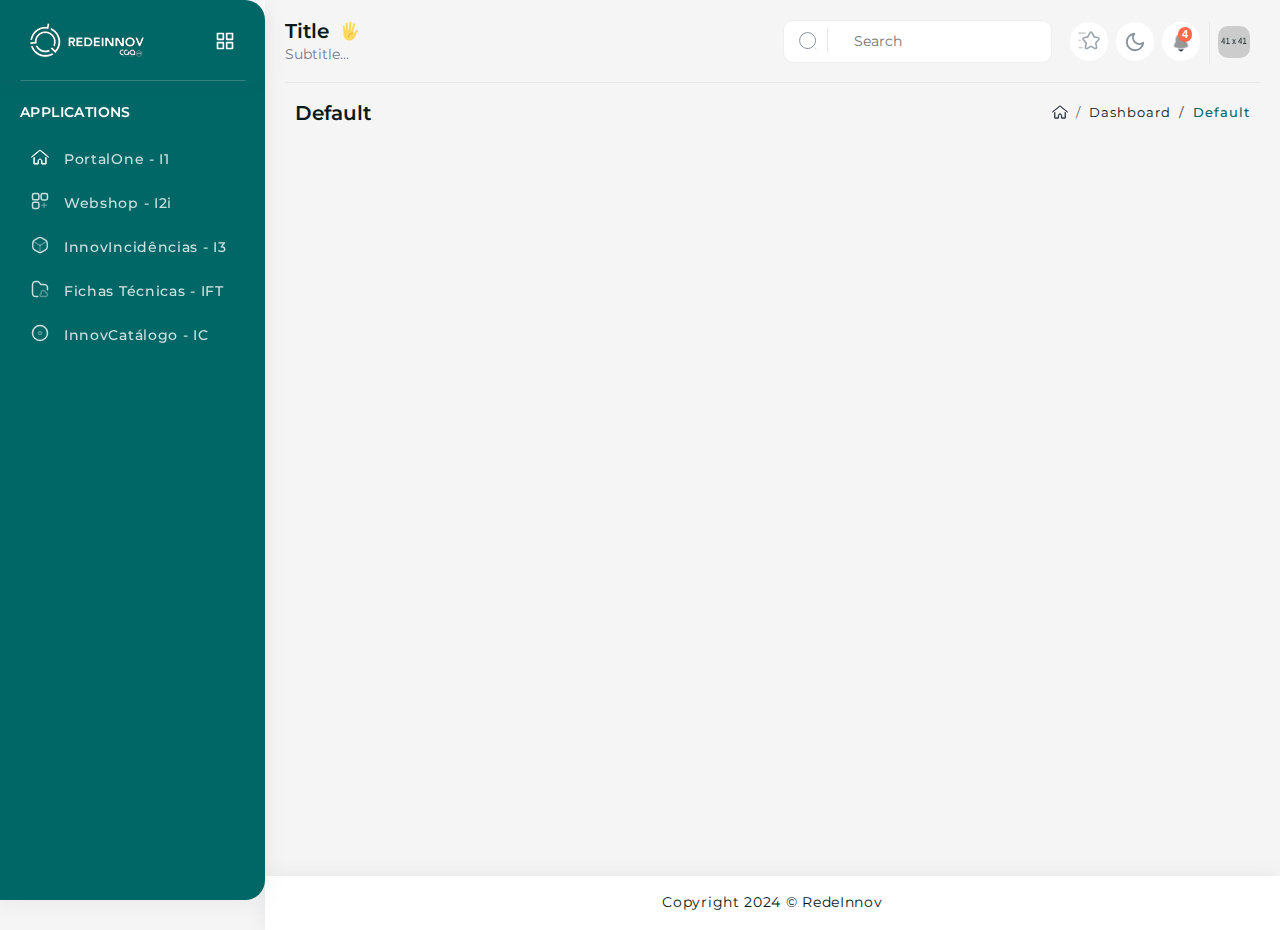
<file: template/index.html>
<!DOCTYPE html>
<html lang="en">
	<head>
		<meta http-equiv="Content-Type" content="text/html; charset=UTF-8" />
		<meta http-equiv="X-UA-Compatible" content="IE=edge" />
		<meta name="viewport" content="width=device-width, initial-scale=1.0" />
		<meta name="description" content="Riho admin is super flexible, powerful, clean &amp; modern responsive bootstrap 5 admin template with unlimited possibilities." />
		<meta name="keywords" content="admin template, Riho admin template, dashboard template, flat admin template, responsive admin template, web app" />
		<meta name="author" content="pixelstrap" />
		<link rel="icon" href="../assets/images/favicon.png" type="image/x-icon" />
		<link rel="shortcut icon" href="../assets/images/favicon.png" type="image/x-icon" />
		<title>Riho - Premium Admin Template</title>
		<!-- Google font-->
		<link rel="preconnect" href="https://fonts.googleapis.com" />
		<link rel="preconnect" href="https://fonts.gstatic.com" crossorigin="" />
		<link href="https://fonts.googleapis.com/css2?family=Montserrat:wght@200;300;400;500;600;700;800&amp;display=swap" rel="stylesheet" />
		<link rel="stylesheet" type="text/css" href="../assets/css/font-awesome.css" />
		<!-- ico-font-->
		<link rel="stylesheet" type="text/css" href="../assets/css/vendors/icofont.css" />
		<!-- Themify icon-->
		<link rel="stylesheet" type="text/css" href="../assets/css/vendors/themify.css" />
		<!-- Flag icon-->
		<link rel="stylesheet" type="text/css" href="../assets/css/vendors/flag-icon.css" />
		<!-- Feather icon-->
		<link rel="stylesheet" type="text/css" href="../assets/css/vendors/feather-icon.css" />
		<!-- Plugins css start-->
		<link rel="stylesheet" type="text/css" href="../assets/css/vendors/slick.css" />
		<link rel="stylesheet" type="text/css" href="../assets/css/vendors/slick-theme.css" />
		<link rel="stylesheet" type="text/css" href="../assets/css/vendors/scrollbar.css" />
		<link rel="stylesheet" type="text/css" href="../assets/css/vendors/animate.css" />
		<link rel="stylesheet" type="text/css" href="../assets/css/vendors/echart.css" />
		<link rel="stylesheet" type="text/css" href="../assets/css/vendors/date-picker.css" />
		<!-- Plugins css Ends-->
		<!-- Bootstrap css-->
		<link rel="stylesheet" type="text/css" href="../assets/css/vendors/bootstrap.css" />
		<!-- App css-->
		<link rel="stylesheet" type="text/css" href="../assets/css/style.css" />
		<link id="color" rel="stylesheet" href="../assets/css/color-1.css" media="screen" />
		<!-- Responsive css-->
		<link rel="stylesheet" type="text/css" href="../assets/css/responsive.css" />
	</head>
	<body>
		<!-- loader starts-->
		<div class="loader-wrapper">
			<div class="loader">
				<div class="loader4"></div>
			</div>
		</div>
		<!-- loader ends-->
		<!-- tap on top starts-->
		<div class="tap-top"><i data-feather="chevrons-up"></i></div>
		<!-- tap on tap ends-->
		<!-- page-wrapper Start-->
		<div class="page-wrapper compact-wrapper" id="pageWrapper">
			<!-- Page Header Start-->
			<div class="page-header">
				<div class="header-wrapper row m-0">
					<form class="form-inline search-full col" action="#" method="get">
						<div class="form-group w-100">
							<div class="Typeahead Typeahead--twitterUsers">
								<div class="u-posRelative">
									<input class="demo-input Typeahead-input form-control-plaintext w-100" type="text" placeholder="Search Riho .." name="q" title="" autofocus />
									<div class="spinner-border Typeahead-spinner" role="status"><span class="sr-only">Loading... </span></div>
									<i class="close-search" data-feather="x"></i>
								</div>
								<div class="Typeahead-menu"></div>
							</div>
						</div>
					</form>
					<div class="header-logo-wrapper col-auto p-0">
						<div class="logo-wrapper">
							<a href="index.html"
								><img class="img-fluid for-light" src="../assets/images/logo/logo_dark.png" alt="logo-light" /><img class="img-fluid for-dark" src="../assets/images/logo/logo.png" alt="logo-dark"
							/></a>
						</div>
						<div class="toggle-sidebar"><i class="status_toggle middle sidebar-toggle" data-feather="align-center"></i></div>
					</div>
					<div class="left-header col-xxl-5 col-xl-6 col-lg-5 col-md-4 col-sm-3 p-0">
						<div>
							<a class="toggle-sidebar" href="#"> <i class="iconly-Category icli"> </i></a>
							<div class="d-flex align-items-center gap-2">
								<h4 class="f-w-600">Title</h4>
								<img class="mt-0" src="../assets/images/hand.gif" alt="hand-gif" />
							</div>
						</div>
						<div class="welcome-content d-xl-block d-none"><span class="text-truncate col-12">Subtitle... </span></div>
					</div>
					<div class="nav-right col-xxl-7 col-xl-6 col-md-7 col-8 pull-right right-header p-0 ms-auto">
						<ul class="nav-menus">
							<li class="d-md-block d-none">
								<div class="form search-form mb-0">
									<div class="input-group">
										<span class="input-icon">
											<svg>
												<use href="../assets/svg/icon-sprite.svg#search-header"></use>
											</svg>
											<input class="w-100" type="search" placeholder="Search"
										/></span>
									</div>
								</div>
							</li>
							<li class="d-md-none d-block">
								<div class="form search-form mb-0">
									<div class="input-group">
										<span class="input-show">
											<svg id="searchIcon">
												<use href="../assets/svg/icon-sprite.svg#search-header"></use>
											</svg>
											<div id="searchInput">
												<input type="search" placeholder="Search" /></div
										></span>
									</div>
								</div>
							</li>
							<li class="onhover-dropdown">
								<svg>
									<use href="../assets/svg/icon-sprite.svg#star"></use>
								</svg>
								<div class="onhover-show-div bookmark-flip">
									<div class="flip-card">
										<div class="flip-card-inner">
											<div class="front">
												<h6 class="f-18 mb-0 dropdown-title">Bookmark</h6>
												<ul class="bookmark-dropdown">
													<li>
														<div class="row">
															<div class="col-4 text-center">
																<div class="bookmark-content">
																	<div class="bookmark-icon"><i data-feather="file-text"></i></div>
																	<span>Forms</span>
																</div>
															</div>
															<div class="col-4 text-center">
																<div class="bookmark-content">
																	<div class="bookmark-icon"><i data-feather="user"></i></div>
																	<span>Profile</span>
																</div>
															</div>
															<div class="col-4 text-center">
																<div class="bookmark-content">
																	<div class="bookmark-icon"><i data-feather="server"></i></div>
																	<span>Tables</span>
																</div>
															</div>
														</div>
													</li>
													<li class="text-center"><a class="flip-btn f-w-700" id="flip-btn" href="javascript:void(0)">Add New Bookmark</a></li>
												</ul>
											</div>
											<div class="back">
												<ul>
													<li>
														<div class="bookmark-dropdown flip-back-content">
															<input type="text" placeholder="search..." />
														</div>
													</li>
													<li><a class="f-w-700 d-block flip-back" id="flip-back" href="javascript:void(0)">Back</a></li>
												</ul>
											</div>
										</div>
									</div>
								</div>
							</li>
							<li>
								<div class="mode"><i class="moon" data-feather="moon"> </i></div>
							</li>
							<li class="onhover-dropdown notification-down">
								<div class="notification-box">
									<svg>
										<use href="../assets/svg/icon-sprite.svg#notification-header"></use>
									</svg>
									<span class="badge rounded-pill badge-secondary">4 </span>
								</div>
								<div class="onhover-show-div notification-dropdown">
									<div class="card mb-0">
										<div class="card-header">
											<div class="common-space">
												<h4 class="text-start f-w-600">Notitications</h4>
												<div><span>4 New</span></div>
											</div>
										</div>
										<div class="card-body">
											<div class="notitications-bar">
												<ul class="nav nav-pills nav-primary p-0" id="pills-tab" role="tablist">
													<li class="nav-item p-0">
														<a class="nav-link active" id="pills-aboutus-tab" data-bs-toggle="pill" href="#pills-aboutus" role="tab" aria-controls="pills-aboutus" aria-selected="true">All(3)</a>
													</li>
													<li class="nav-item p-0">
														<a class="nav-link" id="pills-blog-tab" data-bs-toggle="pill" href="#pills-blog" role="tab" aria-controls="pills-blog" aria-selected="false"> Messages</a>
													</li>
													<li class="nav-item p-0">
														<a class="nav-link" id="pills-contactus-tab" data-bs-toggle="pill" href="#pills-contactus" role="tab" aria-controls="pills-contactus" aria-selected="false"> Cart </a>
													</li>
												</ul>
												<div class="tab-content" id="pills-tabContent">
													<div class="tab-pane fade show active" id="pills-aboutus" role="tabpanel" aria-labelledby="pills-aboutus-tab">
														<div class="user-message">
															<div class="cart-dropdown notification-all">
																<ul>
																	<li class="pr-0 pl-0 pb-3 pt-3">
																		<div class="media">
																			<img class="img-fluid b-r-5 me-3 img-60" src="../assets/images/other-images/receiver-img.jpg" alt="" />
																			<div class="media-body">
																				<a class="f-light f-w-500" href="../template/product.html">Men Blue T-Shirt</a>
																				<div class="qty-box">
																					<div class="input-group">
																						<span class="input-group-prepend"> <button class="btn quantity-left-minus" type="button" data-type="minus" data-field="">-</button></span>
																						<input class="form-control input-number" type="text" name="quantity" value="1" /><span class="input-group-prepend">
																							<button class="btn quantity-right-plus" type="button" data-type="plus" data-field="">+</button></span
																						>
																					</div>
																				</div>
																				<h6 class="font-primary">$695.00</h6>
																			</div>
																			<div class="close-circle">
																				<a class="bg-danger" href="#"><i data-feather="x"></i></a>
																			</div>
																		</div>
																	</li>
																</ul>
															</div>
															<ul>
																<li>
																	<div class="user-alerts">
																		<img class="user-image rounded-circle img-fluid me-2" src="../assets/images/dashboard/user/5.jpg" alt="user" />
																		<div class="user-name">
																			<div>
																				<h6><a class="f-w-500 f-14" href="../template/user-profile.html">Floyd Miles</a></h6>
																				<span class="f-light f-w-500 f-12">Sir, Can i remove part in des...</span>
																			</div>
																			<div>
																				<svg>
																					<use href="../assets/svg/icon-sprite.svg#more-vertical"></use>
																				</svg>
																			</div>
																		</div>
																	</div>
																</li>
																<li>
																	<div class="user-alerts">
																		<img class="user-image rounded-circle img-fluid me-2" src="../assets/images/dashboard/user/6.jpg" alt="user" />
																		<div class="user-name">
																			<div>
																				<h6><a class="f-w-500 f-14" href="../template/user-profile.html">Dianne Russell</a></h6>
																				<span class="f-light f-w-500 f-12">So, what is my next work ?</span>
																			</div>
																			<div>
																				<svg>
																					<use href="../assets/svg/icon-sprite.svg#more-vertical"></use>
																				</svg>
																			</div>
																		</div>
																	</div>
																</li>
															</ul>
														</div>
													</div>
													<div class="tab-pane fade" id="pills-blog" role="tabpanel" aria-labelledby="pills-blog-tab">
														<div class="notification-card">
															<ul>
																<li class="notification d-flex w-100 justify-content-between align-items-center">
																	<div class="d-flex w-100 notification-data justify-content-center align-items-center gap-2">
																		<div class="user-alerts flex-shrink-0"><img class="rounded-circle img-fluid img-40" src="../assets/images/dashboard/user/3.jpg" alt="user" /></div>
																		<div class="flex-grow-1">
																			<div class="common-space user-id w-100">
																				<div class="common-space w-100"><a class="f-w-500 f-12" href="../template/private-chat.html">Robert D. Hambly</a></div>
																			</div>
																			<div><span class="f-w-500 f-light f-12">Hello Miss...😊</span></div>
																		</div>
																		<span class="f-light f-w-500 f-12">44 sec</span>
																	</div>
																</li>
																<li class="notification d-flex w-100 justify-content-between align-items-center">
																	<div class="d-flex w-100 notification-data justify-content-center align-items-center gap-2">
																		<div class="user-alerts flex-shrink-0"><img class="rounded-circle img-fluid img-40" src="../assets/images/dashboard/user/7.jpg" alt="user" /></div>
																		<div class="flex-grow-1">
																			<div class="common-space user-id w-100">
																				<div class="common-space w-100"><a class="f-w-500 f-12" href="../template/private-chat.html">Courtney C. Strang</a></div>
																			</div>
																			<div><span class="f-w-500 f-light f-12">Wishing You a Happy Birthday Dear.. 🥳🎊</span></div>
																		</div>
																		<span class="f-light f-w-500 f-12">52 min</span>
																	</div>
																</li>
																<li class="notification d-flex w-100 justify-content-between align-items-center">
																	<div class="d-flex w-100 notification-data justify-content-center align-items-center gap-2">
																		<div class="user-alerts flex-shrink-0"><img class="rounded-circle img-fluid img-40" src="../assets/images/dashboard/user/5.jpg" alt="user" /></div>
																		<div class="flex-grow-1">
																			<div class="common-space user-id w-100">
																				<div class="common-space w-100"><a class="f-w-500 f-12" href="../template/private-chat.html">Raye T. Sipes</a></div>
																			</div>
																			<div><span class="f-w-500 f-light f-12">Hello Dear!! This Theme Is Very beautiful</span></div>
																		</div>
																		<span class="f-light f-w-500 f-12">48 min</span>
																	</div>
																</li>
																<li class="notification d-flex w-100 justify-content-between align-items-center">
																	<div class="d-flex w-100 notification-data justify-content-center align-items-center gap-2">
																		<div class="user-alerts flex-shrink-0"><img class="rounded-circle img-fluid img-40" src="../assets/images/dashboard/user/6.jpg" alt="user" /></div>
																		<div class="flex-grow-1">
																			<div class="common-space user-id w-100">
																				<div class="common-space w-100"><a class="f-w-500 f-12" href="../template/private-chat.html">Henry S. Miller</a></div>
																			</div>
																			<div><span class="f-w-500 f-light f-12">You’re older today than yesterday, happy birthday!</span></div>
																		</div>
																		<span class="f-light f-w-500 f-12">3 min</span>
																	</div>
																</li>
															</ul>
														</div>
													</div>
													<div class="tab-pane fade" id="pills-contactus" role="tabpanel" aria-labelledby="pills-contactus-tab">
														<div class="cart-dropdown mt-4">
															<ul>
																<li class="pr-0 pl-0 pb-3">
																	<div class="media">
																		<img class="img-fluid b-r-5 me-3 img-60" src="../assets/images/other-images/cart-img.jpg" alt="" />
																		<div class="media-body">
																			<a class="f-light f-w-500" href="../template/product.html">Furniture Chair for Home</a>
																			<div class="qty-box">
																				<div class="input-group">
																					<span class="input-group-prepend"> <button class="btn quantity-left-minus" type="button" data-type="minus" data-field="">-</button></span>
																					<input class="form-control input-number" type="text" name="quantity" value="1" /><span class="input-group-prepend">
																						<button class="btn quantity-right-plus" type="button" data-type="plus" data-field="">+</button></span
																					>
																				</div>
																			</div>
																			<h6 class="font-primary">$500</h6>
																		</div>
																		<div class="close-circle">
																			<a class="bg-danger" href="#"><i data-feather="x"></i></a>
																		</div>
																	</div>
																</li>
																<li class="pr-0 pl-0 pb-3 pt-3">
																	<div class="media">
																		<img class="img-fluid b-r-5 me-3 img-60" src="../assets/images/other-images/receiver-img.jpg" alt="" />
																		<div class="media-body">
																			<a class="f-light f-w-500" href="../template/product.html">Men Cotton Blend Blue T-Shirt</a>
																			<div class="qty-box">
																				<div class="input-group">
																					<span class="input-group-prepend"> <button class="btn quantity-left-minus" type="button" data-type="minus" data-field="">-</button></span>
																					<input class="form-control input-number" type="text" name="quantity" value="1" /><span class="input-group-prepend">
																						<button class="btn quantity-right-plus" type="button" data-type="plus" data-field="">+</button></span
																					>
																				</div>
																			</div>
																			<h6 class="font-primary">$695.00</h6>
																		</div>
																		<div class="close-circle">
																			<a class="bg-danger" href="#"><i data-feather="x"></i></a>
																		</div>
																	</div>
																</li>
																<li class="mb-3 total">
																	<a href="../template/checkout.html">
																		<h6 class="mb-0">Order Total :<span class="f-right">$1195.00 </span></h6></a
																	>
																</li>
															</ul>
														</div>
													</div>
													<div class="card-footer pb-0 pr-0 pl-0">
														<div class="text-center">
															<a class="f-w-700" href="private-chat.html"> <button class="btn btn-primary" type="button" title="btn btn-primary">Check all</button></a>
														</div>
													</div>
												</div>
											</div>
										</div>
									</div>
								</div>
							</li>
							<li class="profile-nav onhover-dropdown">
								<div class="media profile-media">
									<img class="b-r-10" src="../assets/images/dashboard/profile.png" alt="" />
									<div class="media-body d-xxl-block d-none box-col-none">
										<div class="d-flex align-items-center gap-2"><span>Utilizador </span><i class="middle fa fa-angle-down"> </i></div>
										<p class="mb-0 font-roboto">Cargo</p>
									</div>
								</div>
								<ul class="profile-dropdown onhover-show-div">
									<li>
										<a href="user-profile.html"><i data-feather="user"></i><span>My Profile</span></a>
									</li>
									<li>
										<a href="letter-box.html"><i data-feather="mail"></i><span>Inbox</span></a>
									</li>
									<li>
										<a href="edit-profile.html"> <i data-feather="settings"></i><span>Settings</span></a>
									</li>
									<li><a class="btn btn-pill btn-outline-primary btn-sm" href="login.html">Log Out</a></li>
								</ul>
							</li>
						</ul>
					</div>
					<script class="result-template" type="text/x-handlebars-template">
						<div class='ProfileCard u-cf'>
							<div class='ProfileCard-avatar'><svg
									xmlns='http://www.w3.org/2000/svg'
									width='24'
									height='24'
									viewBox='0 0 24 24'
									fill='none'
									stroke='currentColor'
									stroke-width='2'
									stroke-linecap='round'
									stroke-linejoin='round'
									class='feather feather-airplay m-0'
								><path d='M5 17H4a2 2 0 0 1-2-2V5a2 2 0 0 1 2-2h16a2 2 0 0 1 2 2v10a2 2 0 0 1-2 2h-1'></path><polygon points='12 15 17 21 7 21 12 15'></polygon></svg></div>
							<div class='ProfileCard-details'>
								<div class='ProfileCard-realName'>{{name}}</div>
							</div>
						</div>
					</script>
					<script class="empty-template" type="text/x-handlebars-template">
						<div class='EmptyMessage'>Your search turned up 0 results. This most likely means the backend is down, yikes!</div>
					</script>
				</div>
			</div>
			<!-- Page Header Ends                              -->
			<!-- Page Body Start-->
			<div class="page-body-wrapper">
				<!-- Page Sidebar Start-->
				<div class="sidebar-wrapper" data-layout="stroke-svg">
					<div class="logo-wrapper">
						<a href="index.html"><img class="img-fluid" src="../assets/images/logo/logo.png" alt="" /></a>
						<div class="back-btn"><i class="fa fa-angle-left"> </i></div>
						<div class="toggle-sidebar"><i class="status_toggle middle sidebar-toggle" data-feather="grid"> </i></div>
					</div>
					<div class="logo-icon-wrapper">
						<a href="index.html"><img class="img-fluid" src="../assets/images/logo/logo-icon.png" alt="" /></a>
					</div>
					<nav class="sidebar-main">
						<div class="left-arrow" id="left-arrow"><i data-feather="arrow-left"></i></div>
						<div id="sidebar-menu">
							<ul class="sidebar-links" id="simple-bar">
								<li class="back-btn">
									<a href="index.html"><img class="img-fluid" src="../assets/images/logo/logo-icon.png" alt="" /></a>
									<div class="mobile-back text-end"><span>Back </span><i class="fa fa-angle-right ps-2" aria-hidden="true"></i></div>
								</li>
								<li class="pin-title sidebar-main-title">
									<div>
										<h6>Favoritos</h6>
									</div>
								</li>

								<li class="sidebar-main-title">
									<div>
										<h6 class="lan-8">Aplicações</h6>
									</div>
								</li>
								<li class="sidebar-list">
									<i class="fa fa-thumb-tack"></i
									><a class="sidebar-link sidebar-title link-nav" href="#">
										<svg class="stroke-icon">
											<use href="../assets/svg/icon-sprite.svg#stroke-home"></use>
										</svg>
										<svg class="fill-icon">
											<use href="../assets/svg/icon-sprite.svg#fill-home"></use></svg
										><span>PortalOne - i1</span></a
									>
								</li>
								<li class="sidebar-list">
									<i class="fa fa-thumb-tack"></i
									><a class="sidebar-link sidebar-title link-nav" href="#">
										<svg class="stroke-icon">
											<use href="../assets/svg/icon-sprite.svg#stroke-widget"></use>
										</svg>
										<svg class="fill-icon">
											<use href="../assets/svg/icon-sprite.svg#fill-widget"></use></svg
										><span>Webshop - i2i</span></a
									>
								</li>
								<li class="sidebar-list">
									<i class="fa fa-thumb-tack"></i
									><a class="sidebar-link sidebar-title link-nav" href="#">
										<svg class="stroke-icon">
											<use href="../assets/svg/icon-sprite.svg#stroke-board"></use>
										</svg>
										<svg class="fill-icon">
											<use href="../assets/svg/icon-sprite.svg#fill-board"></use></svg
										><span>InnovIncidências - i3</span></a
									>
								</li>
								<li class="sidebar-list">
									<i class="fa fa-thumb-tack"></i
									><a class="sidebar-link sidebar-title link-nav" href="#">
										<svg class="stroke-icon">
											<use href="../assets/svg/icon-sprite.svg#stroke-file"></use>
										</svg>
										<svg class="fill-icon">
											<use href="../assets/svg/icon-sprite.svg#fill-file"></use></svg
										><span>Fichas Técnicas - iFT</span></a
									>
								</li>
								<li class="sidebar-list">
									<i class="fa fa-thumb-tack"></i
									><a class="sidebar-link sidebar-title link-nav" href="#">
										<svg class="stroke-icon">
											<use href="../assets/svg/icon-sprite.svg#stroke-project"></use>
										</svg>
										<svg class="fill-icon">
											<use href="../assets/svg/icon-sprite.svg#fill-project"></use></svg
										><span>InnovCatálogo - iC</span></a
									>
								</li>
							</ul>
							<div class="right-arrow" id="right-arrow"><i data-feather="arrow-right"></i></div>
						</div>
					</nav>
				</div>
				<!-- Page Sidebar Ends-->
				<div class="page-body">
					<div class="container-fluid">
						<div class="page-title">
							<div class="row">
								<div class="col-6">
									<h4>Default</h4>
								</div>
								<div class="col-6">
									<ol class="breadcrumb">
										<li class="breadcrumb-item">
											<a href="index.html">
												<svg class="stroke-icon">
													<use href="../assets/svg/icon-sprite.svg#stroke-home"></use></svg
											></a>
										</li>
										<li class="breadcrumb-item">Dashboard</li>
										<li class="breadcrumb-item active">Default</li>
									</ol>
								</div>
							</div>
						</div>
					</div>
				</div>
				<!-- footer start-->
				<footer class="footer">
					<div class="container-fluid">
						<div class="row">
							<div class="col-md-12 footer-copyright text-center">
								<p class="mb-0">Copyright 2024 © RedeInnov</p>
							</div>
						</div>
					</div>
				</footer>
			</div>
		</div>
		<!-- latest jquery-->
		<script src="../assets/js/jquery.min.js"></script>
		<!-- Bootstrap js-->
		<script src="../assets/js/bootstrap/bootstrap.bundle.min.js"></script>
		<!-- feather icon js-->
		<script src="../assets/js/icons/feather-icon/feather.min.js"></script>
		<script src="../assets/js/icons/feather-icon/feather-icon.js"></script>
		<!-- scrollbar js-->
		<script src="../assets/js/scrollbar/simplebar.js"></script>
		<script src="../assets/js/scrollbar/custom.js"></script>
		<!-- Sidebar jquery-->
		<script src="../assets/js/config.js"></script>
		<!-- Plugins JS start-->
		<script src="../assets/js/sidebar-menu.js"></script>
		<script src="../assets/js/sidebar-pin.js"></script>
		<script src="../assets/js/slick/slick.min.js"></script>
		<script src="../assets/js/slick/slick.js"></script>
		<script src="../assets/js/header-slick.js"></script>
		<script src="../assets/js/chart/apex-chart/apex-chart.js"></script>
		<script src="../assets/js/chart/apex-chart/stock-prices.js"></script>
		<script src="../assets/js/chart/apex-chart/moment.min.js"></script>
		<script src="../assets/js/chart/echart/esl.js"></script>
		<script src="../assets/js/chart/echart/config.js"></script>
		<script src="../assets/js/chart/echart/pie-chart/facePrint.js"></script>
		<script src="../assets/js/chart/echart/pie-chart/testHelper.js"></script>
		<script src="../assets/js/chart/echart/pie-chart/custom-transition-texture.js"></script>
		<script src="../assets/js/chart/echart/data/symbols.js"></script>
		<!-- calendar js-->
		<script src="../assets/js/datepicker/date-picker/datepicker.js"></script>
		<script src="../assets/js/datepicker/date-picker/datepicker.en.js"></script>
		<script src="../assets/js/datepicker/date-picker/datepicker.custom.js"></script>
		<script src="../assets/js/dashboard/dashboard_3.js"></script>
		<!-- Plugins JS Ends-->
		<!-- Theme js-->
		<script src="../assets/js/script.js"></script>
	</body>
</html>
</file>
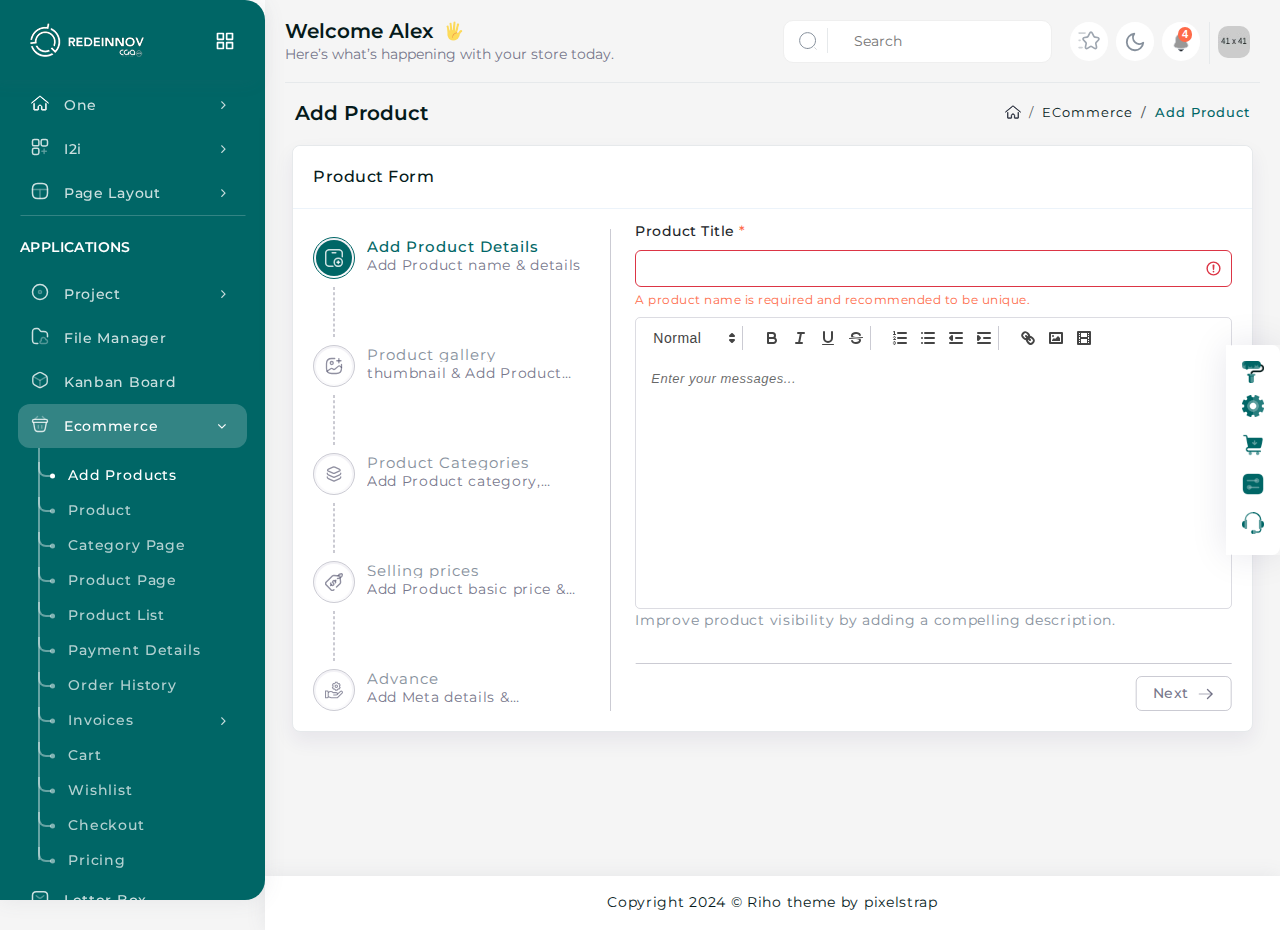
<file: template/add-products.html>
<!DOCTYPE html>
<html lang="en">
  <head>
    <meta http-equiv="Content-Type" content="text/html; charset=UTF-8">
    <meta http-equiv="X-UA-Compatible" content="IE=edge">
    <meta name="viewport" content="width=device-width, initial-scale=1.0">
    <meta name="description" content="Riho admin is super flexible, powerful, clean &amp; modern responsive bootstrap 5 admin template with unlimited possibilities.">
    <meta name="keywords" content="admin template, Riho admin template, dashboard template, flat admin template, responsive admin template, web app">
    <meta name="author" content="pixelstrap">
    <link rel="icon" href="../assets/images/favicon.png" type="image/x-icon">
    <link rel="shortcut icon" href="../assets/images/favicon.png" type="image/x-icon">
    <title>Riho - Premium Admin Template</title>
    <!-- Google font-->
    <link rel="preconnect" href="https://fonts.googleapis.com">
    <link rel="preconnect" href="https://fonts.gstatic.com" crossorigin="">
    <link href="https://fonts.googleapis.com/css2?family=Montserrat:wght@200;300;400;500;600;700;800&amp;display=swap" rel="stylesheet">
    <link rel="stylesheet" type="text/css" href="../assets/css/font-awesome.css">
    <!-- ico-font-->
    <link rel="stylesheet" type="text/css" href="../assets/css/vendors/icofont.css">
    <!-- Themify icon-->
    <link rel="stylesheet" type="text/css" href="../assets/css/vendors/themify.css">
    <!-- Flag icon-->
    <link rel="stylesheet" type="text/css" href="../assets/css/vendors/flag-icon.css">
    <!-- Feather icon-->
    <link rel="stylesheet" type="text/css" href="../assets/css/vendors/feather-icon.css">
    <!-- Plugins css start-->
    <link rel="stylesheet" type="text/css" href="../assets/css/vendors/slick.css">
    <link rel="stylesheet" type="text/css" href="../assets/css/vendors/slick-theme.css">
    <link rel="stylesheet" type="text/css" href="../assets/css/vendors/scrollbar.css">
    <link rel="stylesheet" type="text/css" href="../assets/css/vendors/quill.snow.css">
    <link rel="stylesheet" type="text/css" href="../assets/css/vendors/animate.css">
    <link rel="stylesheet" type="text/css" href="../assets/css/vendors/intltelinput.min.css">
    <link rel="stylesheet" type="text/css" href="../assets/css/vendors/tagify.css">
    <link rel="stylesheet" type="text/css" href="../assets/css/vendors/flatpickr/flatpickr.min.css">
    <link rel="stylesheet" type="text/css" href="../assets/css/vendors/dropzone.css">
    <!-- Plugins css Ends-->
    <!-- Bootstrap css-->
    <link rel="stylesheet" type="text/css" href="../assets/css/vendors/bootstrap.css">
    <!-- App css-->
    <link rel="stylesheet" type="text/css" href="../assets/css/style.css">
    <link id="color" rel="stylesheet" href="../assets/css/color-1.css" media="screen">
    <!-- Responsive css-->
    <link rel="stylesheet" type="text/css" href="../assets/css/responsive.css">
  </head>
  <body> 
    <!-- loader starts-->
    <div class="loader-wrapper">
      <div class="loader"> 
        <div class="loader4"></div>
      </div>
    </div>
    <!-- loader ends-->
    <!-- tap on top starts-->
    <div class="tap-top"><i data-feather="chevrons-up"></i></div>
    <!-- tap on tap ends-->
    <!-- page-wrapper Start-->
    <div class="page-wrapper compact-wrapper" id="pageWrapper">
      <!-- Page Header Start-->
      <div class="page-header">
        <div class="header-wrapper row m-0">
          <form class="form-inline search-full col" action="#" method="get">
            <div class="form-group w-100">
              <div class="Typeahead Typeahead--twitterUsers">
                <div class="u-posRelative"> 
                  <input class="demo-input Typeahead-input form-control-plaintext w-100" type="text" placeholder="Search Riho .." name="q" title="" autofocus>
                  <div class="spinner-border Typeahead-spinner" role="status"><span class="sr-only">Loading... </span></div><i class="close-search" data-feather="x"></i>
                </div>
                <div class="Typeahead-menu"> </div>
              </div>
            </div>
          </form>
          <div class="header-logo-wrapper col-auto p-0">  
            <div class="logo-wrapper"> <a href="index.html"><img class="img-fluid for-light" src="../assets/images/logo/logo_dark.png" alt="logo-light"><img class="img-fluid for-dark" src="../assets/images/logo/logo.png" alt="logo-dark"></a></div>
            <div class="toggle-sidebar"> <i class="status_toggle middle sidebar-toggle" data-feather="align-center"></i></div>
          </div>
          <div class="left-header col-xxl-5 col-xl-6 col-lg-5 col-md-4 col-sm-3 p-0">
            <div> <a class="toggle-sidebar" href="#"> <i class="iconly-Category icli"> </i></a>
              <div class="d-flex align-items-center gap-2 ">
                <h4 class="f-w-600">Welcome Alex</h4><img class="mt-0" src="../assets/images/hand.gif" alt="hand-gif">
              </div>
            </div>
            <div class="welcome-content d-xl-block d-none"><span class="text-truncate col-12">Here’s what’s happening with your store today. </span></div>
          </div>
          <div class="nav-right col-xxl-7 col-xl-6 col-md-7 col-8 pull-right right-header p-0 ms-auto">
            <ul class="nav-menus"> 
              <li class="d-md-block d-none"> 
                <div class="form search-form mb-0">
                  <div class="input-group"><span class="input-icon">
                      <svg>
                        <use href="../assets/svg/icon-sprite.svg#search-header"></use>
                      </svg>
                      <input class="w-100" type="search" placeholder="Search"></span></div>
                </div>
              </li>
              <li class="d-md-none d-block"> 
                <div class="form search-form mb-0">
                  <div class="input-group"> <span class="input-show"> 
                      <svg id="searchIcon">
                        <use href="../assets/svg/icon-sprite.svg#search-header"></use>
                      </svg>
                      <div id="searchInput">
                        <input type="search" placeholder="Search">
                      </div></span></div>
                </div>
              </li>
              <li class="onhover-dropdown">
                <svg>
                  <use href="../assets/svg/icon-sprite.svg#star"></use>
                </svg>
                <div class="onhover-show-div bookmark-flip">
                  <div class="flip-card">
                    <div class="flip-card-inner">
                      <div class="front">
                        <h6 class="f-18 mb-0 dropdown-title">Bookmark</h6>
                        <ul class="bookmark-dropdown">
                          <li>
                            <div class="row">
                              <div class="col-4 text-center">
                                <div class="bookmark-content">
                                  <div class="bookmark-icon"><i data-feather="file-text"></i></div><span>Forms</span>
                                </div>
                              </div>
                              <div class="col-4 text-center">
                                <div class="bookmark-content">
                                  <div class="bookmark-icon"><i data-feather="user"></i></div><span>Profile</span>
                                </div>
                              </div>
                              <div class="col-4 text-center">
                                <div class="bookmark-content">
                                  <div class="bookmark-icon"><i data-feather="server"></i></div><span>Tables</span>
                                </div>
                              </div>
                            </div>
                          </li>
                          <li class="text-center"><a class="flip-btn f-w-700" id="flip-btn" href="javascript:void(0)">Add New Bookmark</a></li>
                        </ul>
                      </div>
                      <div class="back">
                        <ul>
                          <li>
                            <div class="bookmark-dropdown flip-back-content">
                              <input type="text" placeholder="search...">
                            </div>
                          </li>
                          <li><a class="f-w-700 d-block flip-back" id="flip-back" href="javascript:void(0)">Back</a></li>
                        </ul>
                      </div>
                    </div>
                  </div>
                </div>
              </li>
              <li> 
                <div class="mode"><i class="moon" data-feather="moon"> </i></div>
              </li>
              <li class="onhover-dropdown notification-down">
                <div class="notification-box"> 
                  <svg> 
                    <use href="../assets/svg/icon-sprite.svg#notification-header"></use>
                  </svg><span class="badge rounded-pill badge-secondary">4 </span>
                </div>
                <div class="onhover-show-div notification-dropdown"> 
                  <div class="card mb-0"> 
                    <div class="card-header">
                      <div class="common-space"> 
                        <h4 class="text-start f-w-600">Notitications</h4>
                        <div><span>4 New</span></div>
                      </div>
                    </div>
                    <div class="card-body">
                      <div class="notitications-bar">
                        <ul class="nav nav-pills nav-primary p-0" id="pills-tab" role="tablist">
                          <li class="nav-item p-0"> <a class="nav-link active" id="pills-aboutus-tab" data-bs-toggle="pill" href="#pills-aboutus" role="tab" aria-controls="pills-aboutus" aria-selected="true">All(3)</a></li>
                          <li class="nav-item p-0"> <a class="nav-link" id="pills-blog-tab" data-bs-toggle="pill" href="#pills-blog" role="tab" aria-controls="pills-blog" aria-selected="false">
                               Messages</a></li>
                          <li class="nav-item p-0"> <a class="nav-link" id="pills-contactus-tab" data-bs-toggle="pill" href="#pills-contactus" role="tab" aria-controls="pills-contactus" aria-selected="false">
                               Cart  </a></li>
                        </ul>
                        <div class="tab-content" id="pills-tabContent">
                          <div class="tab-pane fade show active" id="pills-aboutus" role="tabpanel" aria-labelledby="pills-aboutus-tab">
                            <div class="user-message"> 
                              <div class="cart-dropdown notification-all">
                                <ul>
                                  <li class="pr-0 pl-0 pb-3 pt-3">
                                    <div class="media"><img class="img-fluid b-r-5 me-3 img-60" src="../assets/images/other-images/receiver-img.jpg" alt="">
                                      <div class="media-body"><a class="f-light f-w-500" href="../template/product.html">Men Blue T-Shirt</a>
                                        <div class="qty-box"> 
                                          <div class="input-group"> <span class="input-group-prepend">
                                              <button class="btn quantity-left-minus" type="button" data-type="minus" data-field="">- </button></span>
                                            <input class="form-control input-number" type="text" name="quantity" value="1"><span class="input-group-prepend">
                                              <button class="btn quantity-right-plus" type="button" data-type="plus" data-field="">+</button></span>
                                          </div>
                                        </div>
                                        <h6 class="font-primary">$695.00</h6>
                                      </div>
                                      <div class="close-circle"><a class="bg-danger" href="#"><i data-feather="x"></i></a></div>
                                    </div>
                                  </li>
                                </ul>
                              </div>
                              <ul> 
                                <li>
                                  <div class="user-alerts"><img class="user-image rounded-circle img-fluid me-2" src="../assets/images/dashboard/user/5.jpg" alt="user"/>
                                    <div class="user-name">
                                      <div> 
                                        <h6><a class="f-w-500 f-14" href="../template/user-profile.html">Floyd Miles</a></h6><span class="f-light f-w-500 f-12">Sir, Can i remove part in des...</span>
                                      </div>
                                      <div> 
                                        <svg>
                                          <use href="../assets/svg/icon-sprite.svg#more-vertical"></use>
                                        </svg>
                                      </div>
                                    </div>
                                  </div>
                                </li>
                                <li>
                                  <div class="user-alerts"><img class="user-image rounded-circle img-fluid me-2" src="../assets/images/dashboard/user/6.jpg" alt="user"/>
                                    <div class="user-name">
                                      <div> 
                                        <h6><a class="f-w-500 f-14" href="../template/user-profile.html">Dianne Russell</a></h6><span class="f-light f-w-500 f-12">So, what is my next work ?</span>
                                      </div>
                                      <div> 
                                        <svg>
                                          <use href="../assets/svg/icon-sprite.svg#more-vertical"></use>
                                        </svg>
                                      </div>
                                    </div>
                                  </div>
                                </li>
                              </ul>
                            </div>
                          </div>
                          <div class="tab-pane fade" id="pills-blog" role="tabpanel" aria-labelledby="pills-blog-tab">
                            <div class="notification-card"> 
                              <ul> 
                                <li class="notification d-flex w-100 justify-content-between align-items-center">
                                  <div class="d-flex w-100 notification-data justify-content-center align-items-center gap-2">
                                    <div class="user-alerts flex-shrink-0"><img class="rounded-circle img-fluid img-40" src="../assets/images/dashboard/user/3.jpg" alt="user"/></div>
                                    <div class="flex-grow-1">
                                      <div class="common-space user-id w-100">
                                        <div class="common-space w-100"> <a class="f-w-500 f-12" href="../template/private-chat.html">Robert D. Hambly</a></div>
                                      </div>
                                      <div><span class="f-w-500 f-light f-12">Hello Miss...😊</span></div>
                                    </div><span class="f-light f-w-500 f-12">44 sec</span>
                                  </div>
                                </li>
                                <li class="notification d-flex w-100 justify-content-between align-items-center">
                                  <div class="d-flex w-100 notification-data justify-content-center align-items-center gap-2">
                                    <div class="user-alerts flex-shrink-0"><img class="rounded-circle img-fluid img-40" src="../assets/images/dashboard/user/7.jpg" alt="user"/></div>
                                    <div class="flex-grow-1">
                                      <div class="common-space user-id w-100">
                                        <div class="common-space w-100"> <a class="f-w-500 f-12" href="../template/private-chat.html">Courtney C. Strang</a></div>
                                      </div>
                                      <div><span class="f-w-500 f-light f-12">Wishing You a Happy Birthday Dear.. 🥳🎊</span></div>
                                    </div><span class="f-light f-w-500 f-12">52 min</span>
                                  </div>
                                </li>
                                <li class="notification d-flex w-100 justify-content-between align-items-center">
                                  <div class="d-flex w-100 notification-data justify-content-center align-items-center gap-2">
                                    <div class="user-alerts flex-shrink-0"><img class="rounded-circle img-fluid img-40" src="../assets/images/dashboard/user/5.jpg" alt="user"/></div>
                                    <div class="flex-grow-1">
                                      <div class="common-space user-id w-100">
                                        <div class="common-space w-100"> <a class="f-w-500 f-12" href="../template/private-chat.html">Raye T. Sipes</a></div>
                                      </div>
                                      <div><span class="f-w-500 f-light f-12">Hello Dear!! This Theme Is Very beautiful</span></div>
                                    </div><span class="f-light f-w-500 f-12">48 min</span>
                                  </div>
                                </li>
                                <li class="notification d-flex w-100 justify-content-between align-items-center">
                                  <div class="d-flex w-100 notification-data justify-content-center align-items-center gap-2">
                                    <div class="user-alerts flex-shrink-0"><img class="rounded-circle img-fluid img-40" src="../assets/images/dashboard/user/6.jpg" alt="user"/></div>
                                    <div class="flex-grow-1">
                                      <div class="common-space user-id w-100">
                                        <div class="common-space w-100"> <a class="f-w-500 f-12" href="../template/private-chat.html">Henry S. Miller</a></div>
                                      </div>
                                      <div><span class="f-w-500 f-light f-12">You’re older today than yesterday, happy birthday!</span></div>
                                    </div><span class="f-light f-w-500 f-12">3 min</span>
                                  </div>
                                </li>
                              </ul>
                            </div>
                          </div>
                          <div class="tab-pane fade" id="pills-contactus" role="tabpanel" aria-labelledby="pills-contactus-tab">
                            <div class="cart-dropdown mt-4"> 
                              <ul>
                                <li class="pr-0 pl-0 pb-3">
                                  <div class="media"><img class="img-fluid b-r-5 me-3 img-60" src="../assets/images/other-images/cart-img.jpg" alt="">
                                    <div class="media-body"><a class="f-light f-w-500" href="../template/product.html">Furniture Chair for Home</a>
                                      <div class="qty-box">
                                        <div class="input-group"> <span class="input-group-prepend">
                                            <button class="btn quantity-left-minus" type="button" data-type="minus" data-field="">-</button></span>
                                          <input class="form-control input-number" type="text" name="quantity" value="1"><span class="input-group-prepend">
                                            <button class="btn quantity-right-plus" type="button" data-type="plus" data-field="">+</button></span>
                                        </div>
                                      </div>
                                      <h6 class="font-primary">$500</h6>
                                    </div>
                                    <div class="close-circle"><a class="bg-danger" href="#"><i data-feather="x"></i></a></div>
                                  </div>
                                </li>
                                <li class="pr-0 pl-0 pb-3 pt-3">
                                  <div class="media"><img class="img-fluid b-r-5 me-3 img-60" src="../assets/images/other-images/receiver-img.jpg" alt="">
                                    <div class="media-body"><a class="f-light f-w-500" href="../template/product.html">Men Cotton Blend Blue T-Shirt</a>
                                      <div class="qty-box"> 
                                        <div class="input-group"> <span class="input-group-prepend">
                                            <button class="btn quantity-left-minus" type="button" data-type="minus" data-field="">- </button></span>
                                          <input class="form-control input-number" type="text" name="quantity" value="1"><span class="input-group-prepend">
                                            <button class="btn quantity-right-plus" type="button" data-type="plus" data-field="">+</button></span>
                                        </div>
                                      </div>
                                      <h6 class="font-primary">$695.00</h6>
                                    </div>
                                    <div class="close-circle"><a class="bg-danger" href="#"><i data-feather="x"></i></a></div>
                                  </div>
                                </li>
                                <li class="mb-3 total"><a href="../template/checkout.html">
                                    <h6 class="mb-0">
                                       Order Total :<span class="f-right">$1195.00  </span></h6></a></li>
                              </ul>
                            </div>
                          </div>
                          <div class="card-footer pb-0 pr-0 pl-0"> 
                            <div class="text-center"> <a class="f-w-700" href="private-chat.html">
                                <button class="btn btn-primary" type="button" title="btn btn-primary">Check all</button></a></div>
                          </div>
                        </div>
                      </div>
                    </div>
                  </div>
                </div>
              </li>
              <li class="profile-nav onhover-dropdown"> 
                <div class="media profile-media"><img class="b-r-10" src="../assets/images/dashboard/profile.png" alt="">
                  <div class="media-body d-xxl-block d-none box-col-none">
                    <div class="d-flex align-items-center gap-2"> <span>Alex Mora </span><i class="middle fa fa-angle-down"> </i></div>
                    <p class="mb-0 font-roboto">Admin</p>
                  </div>
                </div>
                <ul class="profile-dropdown onhover-show-div">
                  <li><a href="user-profile.html"><i data-feather="user"></i><span>My Profile</span></a></li>
                  <li><a href="letter-box.html"><i data-feather="mail"></i><span>Inbox</span></a></li>
                  <li> <a href="edit-profile.html"> <i data-feather="settings"></i><span>Settings</span></a></li>
                  <li><a class="btn btn-pill btn-outline-primary btn-sm" href="login.html">Log Out</a></li>
                </ul>
              </li>
            </ul>
          </div>
          <script class="result-template" type="text/x-handlebars-template">
            <div class="ProfileCard u-cf">                        
            <div class="ProfileCard-avatar"><svg xmlns="http://www.w3.org/2000/svg" width="24" height="24" viewBox="0 0 24 24" fill="none" stroke="currentColor" stroke-width="2" stroke-linecap="round" stroke-linejoin="round" class="feather feather-airplay m-0"><path d="M5 17H4a2 2 0 0 1-2-2V5a2 2 0 0 1 2-2h16a2 2 0 0 1 2 2v10a2 2 0 0 1-2 2h-1"></path><polygon points="12 15 17 21 7 21 12 15"></polygon></svg></div>
            <div class="ProfileCard-details"> 
            <div class="ProfileCard-realName">{{name}}</div>
            </div> 
            </div>
          </script>
          <script class="empty-template" type="text/x-handlebars-template"><div class="EmptyMessage">Your search turned up 0 results. This most likely means the backend is down, yikes!</div></script>
        </div>
      </div>
      <!-- Page Header Ends                              -->
      <!-- Page Body Start-->
      <div class="page-body-wrapper">
        <!-- Page Sidebar Start-->
        <div class="sidebar-wrapper" data-layout="stroke-svg">
          <div class="logo-wrapper"><a href="index.html"><img class="img-fluid" src="../assets/images/logo/logo.png" alt=""></a>
            <div class="back-btn"><i class="fa fa-angle-left"> </i></div>
            <div class="toggle-sidebar"><i class="status_toggle middle sidebar-toggle" data-feather="grid"> </i></div>
          </div>
          <div class="logo-icon-wrapper"><a href="index.html"><img class="img-fluid" src="../assets/images/logo/logo-icon.png" alt=""></a></div>
          <nav class="sidebar-main">
            <div class="left-arrow" id="left-arrow"><i data-feather="arrow-left"></i></div>
            <div id="sidebar-menu">
              <ul class="sidebar-links" id="simple-bar">
                <li class="back-btn"><a href="index.html"><img class="img-fluid" src="../assets/images/logo/logo-icon.png" alt=""></a>
                  <div class="mobile-back text-end"> <span>Back </span><i class="fa fa-angle-right ps-2" aria-hidden="true"></i></div>
                </li>
                <li class="pin-title sidebar-main-title">
                  <div> 
                    <h6>Pinned</h6>
                  </div>
                </li>
                <li class="sidebar-main-title">
                  <div>
                    <h6 class="lan-1">General</h6>
                  </div>
                </li>
                <li class="sidebar-list"><i class="fa fa-thumb-tack"> </i><a class="sidebar-link sidebar-title" href="#">
                    <svg class="stroke-icon">
                      <use href="../assets/svg/icon-sprite.svg#stroke-home"></use>
                    </svg>
                    <svg class="fill-icon">
                      <use href="../assets/svg/icon-sprite.svg#fill-home"></use>
                    </svg><span class="lan-3">Dashboard          </span></a>
                  <ul class="sidebar-submenu">
                    <li><a href="index.html">Default</a></li>
                    <li><a href="dashboard-02.html">Ecommerce</a></li>
                    <li><a href="dashboard-03.html">Project</a></li>
                  </ul>
                </li>
                <li class="sidebar-list"><i class="fa fa-thumb-tack"></i><a class="sidebar-link sidebar-title" href="#">
                    <svg class="stroke-icon"> 
                      <use href="../assets/svg/icon-sprite.svg#stroke-widget"></use>
                    </svg>
                    <svg class="fill-icon">
                      <use href="../assets/svg/icon-sprite.svg#fill-widget"></use>
                    </svg><span class="lan-6">Widgets</span></a>
                  <ul class="sidebar-submenu">
                    <li><a href="general-widget.html">General</a></li>
                    <li><a href="chart-widget.html">Chart</a></li>
                  </ul>
                </li>
                <li class="sidebar-list"><i class="fa fa-thumb-tack"></i><a class="sidebar-link sidebar-title" href="#">
                    <svg class="stroke-icon">
                      <use href="../assets/svg/icon-sprite.svg#stroke-layout"></use>
                    </svg>
                    <svg class="fill-icon">
                      <use href="../assets/svg/icon-sprite.svg#fill-layout"></use>
                    </svg><span class="lan-7">Page layout</span></a>
                  <ul class="sidebar-submenu">
                    <li><a href="box-layout.html">Boxed</a></li>
                    <li><a href="layout-rtl.html">RTL</a></li>
                    <li><a href="layout-dark.html">Dark Layout</a></li>
                    <li> <a href="hide-on-scroll.html">Hide Nav Scroll</a></li>
                  </ul>
                </li>
                <li class="sidebar-main-title">
                  <div>
                    <h6 class="lan-8">Applications</h6>
                  </div>
                </li>
                <li class="sidebar-list"><i class="fa fa-thumb-tack"></i><a class="sidebar-link sidebar-title" href="#">
                    <svg class="stroke-icon">
                      <use href="../assets/svg/icon-sprite.svg#stroke-project"></use>
                    </svg>
                    <svg class="fill-icon">
                      <use href="../assets/svg/icon-sprite.svg#fill-project"></use>
                    </svg><span>Project           </span></a>
                  <ul class="sidebar-submenu">
                    <li><a href="projects.html">Project List</a></li>
                    <li><a href="projectcreate.html">Create new</a></li>
                  </ul>
                </li>
                <li class="sidebar-list"><i class="fa fa-thumb-tack"></i><a class="sidebar-link sidebar-title link-nav" href="file-manager.html">
                    <svg class="stroke-icon">
                      <use href="../assets/svg/icon-sprite.svg#stroke-file"></use>
                    </svg>
                    <svg class="fill-icon">
                      <use href="../assets/svg/icon-sprite.svg#fill-file"></use>
                    </svg><span>File manager</span></a></li>
                <li class="sidebar-list"><i class="fa fa-thumb-tack"></i><a class="sidebar-link sidebar-title link-nav" href="kanban.html">
                    <svg class="stroke-icon">
                      <use href="../assets/svg/icon-sprite.svg#stroke-board"></use>
                    </svg>
                    <svg class="fill-icon">
                      <use href="../assets/svg/icon-sprite.svg#fill-board"></use>
                    </svg><span>kanban Board</span></a></li>
                <li class="sidebar-list"><i class="fa fa-thumb-tack"></i><a class="sidebar-link sidebar-title" href="#">
                    <svg class="stroke-icon">
                      <use href="../assets/svg/icon-sprite.svg#stroke-ecommerce"></use>
                    </svg>
                    <svg class="fill-icon">
                      <use href="../assets/svg/icon-sprite.svg#fill-ecommerce"></use>
                    </svg><span>Ecommerce</span></a>
                  <ul class="sidebar-submenu">
                    <li> <a href="add-products.html">Add Products</a></li>
                    <li><a href="product.html">Product</a></li>
                    <li><a href="category.html">Category page</a></li>
                    <li><a href="product-page.html">Product page</a></li>
                    <li><a href="list-products.html">Product list</a></li>
                    <li><a href="payment-details.html">Payment Details</a></li>
                    <li><a href="order-history.html">Order History</a></li>
                    <li><a class="submenu-title" href="#">Invoices<span class="sub-arrow"><i class="fa fa-angle-right"></i></span></a>
                      <ul class="nav-sub-childmenu submenu-content">
                        <li><a href="invoice-1.html">Invoice-1</a></li>
                        <li><a href="invoice-2.html">Invoice-2</a></li>
                        <li><a href="invoice-3.html">Invoice-3</a></li>
                        <li><a href="invoice-4.html">Invoice-4</a></li>
                        <li><a href="invoice-5.html">Invoice-5</a></li>
                        <li><a href="invoice-template.html">Invoice-6</a></li>
                      </ul>
                    </li>
                    <li><a href="cart.html">Cart</a></li>
                    <li><a href="list-wish.html">Wishlist</a></li>
                    <li><a href="checkout.html">Checkout</a></li>
                    <li><a href="pricing.html">Pricing      </a></li>
                  </ul>
                </li>
                <li class="sidebar-list"><i class="fa fa-thumb-tack"></i><a class="sidebar-link sidebar-title link-nav" href="letter-box.html">
                    <svg class="stroke-icon">
                      <use href="../assets/svg/icon-sprite.svg#stroke-email"></use>
                    </svg>
                    <svg class="fill-icon">
                      <use href="../assets/svg/icon-sprite.svg#fill-email"></use>
                    </svg><span>Letter Box   </span></a>
                  <ul class="sidebar-submenu">
                    <li><a href="email-application.html">Email App</a></li>
                    <li><a href="email-compose.html">Email Compose</a></li>
                  </ul>
                </li>
                <li class="sidebar-list"><i class="fa fa-thumb-tack"></i><a class="sidebar-link sidebar-title" href="#">
                    <svg class="stroke-icon">
                      <use href="../assets/svg/icon-sprite.svg#stroke-chat"></use>
                    </svg>
                    <svg class="fill-icon">
                      <use href="../assets/svg/icon-sprite.svg#fill-chat"></use>
                    </svg><span>Chat</span></a>
                  <ul class="sidebar-submenu">
                    <li><a href="private-chat.html">Private Chat</a></li>
                    <li> <a href="group-chat.html">Group Chat</a></li>
                  </ul>
                </li>
                <li class="sidebar-list"> <i class="fa fa-thumb-tack"> </i><a class="sidebar-link sidebar-title" href="#">
                    <svg class="stroke-icon"> 
                      <use href="../assets/svg/icon-sprite.svg#stroke-user"></use>
                    </svg>
                    <svg class="fill-icon">
                      <use href="../assets/svg/icon-sprite.svg#fill-user"></use>
                    </svg><span>Users</span></a>
                  <ul class="sidebar-submenu">
                    <li><a href="user-profile.html">Users Profile</a></li>
                    <li><a href="edit-profile.html">Users Edit</a></li>
                    <li><a href="user-cards.html">Users Cards</a></li>
                  </ul>
                </li>
                <li class="sidebar-list"><i class="fa fa-thumb-tack"></i><a class="sidebar-link sidebar-title link-nav" href="bookmark.html">
                    <svg class="stroke-icon">
                      <use href="../assets/svg/icon-sprite.svg#stroke-bookmark"></use>
                    </svg>
                    <svg class="fill-icon">
                      <use href="../assets/svg/icon-sprite.svg#fill-bookmark"> </use>
                    </svg><span>Bookmarks</span></a></li>
                <li class="sidebar-list"><i class="fa fa-thumb-tack"></i><a class="sidebar-link sidebar-title link-nav" href="contacts.html">
                    <svg class="stroke-icon">
                      <use href="../assets/svg/icon-sprite.svg#stroke-contact"></use>
                    </svg>
                    <svg class="fill-icon">
                      <use href="../assets/svg/icon-sprite.svg#fill-contact"> </use>
                    </svg><span>Contacts</span></a></li>
                <li class="sidebar-list"><i class="fa fa-thumb-tack"></i><a class="sidebar-link sidebar-title link-nav" href="task.html">
                    <svg class="stroke-icon">
                      <use href="../assets/svg/icon-sprite.svg#stroke-task"></use>
                    </svg>
                    <svg class="fill-icon">
                      <use href="../assets/svg/icon-sprite.svg#fill-task"> </use>
                    </svg><span>Tasks</span></a></li>
                <li class="sidebar-list"><i class="fa fa-thumb-tack"></i><a class="sidebar-link sidebar-title link-nav" href="calendar-basic.html">
                    <svg class="stroke-icon">
                      <use href="../assets/svg/icon-sprite.svg#stroke-calendar"></use>
                    </svg>
                    <svg class="fill-icon">
                      <use href="../assets/svg/icon-sprite.svg#fill-calender"></use>
                    </svg><span>Calendar</span></a></li>
                <li class="sidebar-list"><i class="fa fa-thumb-tack"></i><a class="sidebar-link sidebar-title link-nav" href="social-app.html">
                    <svg class="stroke-icon">
                      <use href="../assets/svg/icon-sprite.svg#stroke-social"></use>
                    </svg>
                    <svg class="fill-icon">
                      <use href="../assets/svg/icon-sprite.svg#fill-social"> </use>
                    </svg><span>Social App</span></a></li>
                <li class="sidebar-list"><i class="fa fa-thumb-tack"></i><a class="sidebar-link sidebar-title link-nav" href="to-do.html">
                    <svg class="stroke-icon">
                      <use href="../assets/svg/icon-sprite.svg#stroke-to-do"></use>
                    </svg>
                    <svg class="fill-icon">
                      <use href="../assets/svg/icon-sprite.svg#fill-to-do"> </use>
                    </svg><span>To-Do</span></a></li>
                <li class="sidebar-list"><i class="fa fa-thumb-tack"></i><a class="sidebar-link sidebar-title link-nav" href="search.html">
                    <svg class="stroke-icon">
                      <use href="../assets/svg/icon-sprite.svg#stroke-search"></use>
                    </svg>
                    <svg class="fill-icon">
                      <use href="../assets/svg/icon-sprite.svg#fill-search"> </use>
                    </svg><span>Search Result</span></a></li>
                <li class="sidebar-main-title"> 
                  <div>
                    <h6>Forms & Table</h6>
                  </div>
                </li>
                <li class="sidebar-list"><i class="fa fa-thumb-tack"></i><a class="sidebar-link sidebar-title" href="#">
                    <svg class="stroke-icon"> 
                      <use href="../assets/svg/icon-sprite.svg#stroke-form"></use>
                    </svg>
                    <svg class="fill-icon">
                      <use href="../assets/svg/icon-sprite.svg#fill-form"> </use>
                    </svg><span>Forms</span></a>
                  <ul class="sidebar-submenu">
                    <li> <a class="submenu-title" href="#">Form Controls <span class="sub-arrow"> <i class="fa fa-angle-right"></i></span></a>
                      <ul class="nav-sub-childmenu submenu-content">
                        <li><a href="form-validation.html">Form Validation</a></li>
                        <li><a href="base-input.html">Base Inputs</a></li>
                        <li><a href="radio-checkbox-control.html">Checkbox & Radio</a></li>
                        <li><a href="input-group.html">Input Groups</a></li>
                        <li> <a href="input-mask.html">Input Mask</a></li>
                        <li><a href="megaoptions.html">Mega Options</a></li>
                      </ul>
                    </li>
                    <li><a class="submenu-title" href="#">
                         Form Widgets<span class="sub-arrow"><i class="fa fa-angle-right"></i></span></a>
                      <ul class="nav-sub-childmenu submenu-content">
                        <li><a href="datepicker.html">Datepicker</a></li>
                        <li><a href="touchspin.html">Touchspin</a></li>
                        <li><a href="select2.html">Select2</a></li>
                        <li><a href="switch.html">Switch</a></li>
                        <li><a href="typeahead.html">Typeahead</a></li>
                        <li><a href="clipboard.html">Clipboard</a></li>
                      </ul>
                    </li>
                    <li><a class="submenu-title" href="#">Form layout<span class="sub-arrow"><i class="fa fa-angle-right"></i></span></a>
                      <ul class="nav-sub-childmenu submenu-content">
                        <li><a href="form-wizard.html">Form Wizard 1</a></li>
                        <li><a href="form-wizard-two.html">Form Wizard 2</a></li>
                        <li><a href="two-factor.html">Two Factor</a></li>
                      </ul>
                    </li>
                  </ul>
                </li>
                <li class="sidebar-list"><i class="fa fa-thumb-tack"></i><a class="sidebar-link sidebar-title" href="#">
                    <svg class="stroke-icon">
                      <use href="../assets/svg/icon-sprite.svg#stroke-table"></use>
                    </svg>
                    <svg class="fill-icon">
                      <use href="../assets/svg/icon-sprite.svg#fill-table"></use>
                    </svg><span>Tables</span></a>
                  <ul class="sidebar-submenu">
                    <li><a class="submenu-title" href="#">Bootstrap Tables<span class="sub-arrow"><i class="fa fa-angle-right"></i></span></a>
                      <ul class="nav-sub-childmenu submenu-content">
                        <li><a href="bootstrap-basic-table.html">Basic Tables</a></li>
                        <li><a href="table-components.html">Table components</a></li>
                      </ul>
                    </li>
                    <li><a class="submenu-title" href="#">Data Tables<span class="sub-arrow"><i class="fa fa-angle-right"></i></span></a>
                      <ul class="nav-sub-childmenu submenu-content">
                        <li><a href="datatable-basic-init.html">Basic Init</a></li>
                        <li> <a href="datatable-advance.html">Advance Init </a></li>
                        <li> <a href="datatable-API.html">API </a></li>
                        <li><a href="datatable-data-source.html">Data Sources</a></li>
                      </ul>
                    </li>
                    <li><a href="datatable-ext-autofill.html">Ex. Data Tables</a></li>
                    <li><a href="jsgrid-table.html">Js Grid Table        </a></li>
                  </ul>
                </li>
                <li class="sidebar-main-title">
                  <div>
                    <h6>Components</h6>
                  </div>
                </li>
                <li class="sidebar-list"><i class="fa fa-thumb-tack"></i><a class="sidebar-link sidebar-title" href="#">
                    <svg class="stroke-icon">
                      <use href="../assets/svg/icon-sprite.svg#stroke-ui-kits"></use>
                    </svg>
                    <svg class="fill-icon">
                      <use href="../assets/svg/icon-sprite.svg#fill-ui-kits"></use>
                    </svg><span>Ui Kits</span></a>
                  <ul class="sidebar-submenu">
                    <li><a href="typography.html">Typography</a></li>
                    <li><a href="avatars.html">Avatars</a></li>
                    <li><a href="helper-classes.html">helper classes</a></li>
                    <li><a href="grid.html">Grid</a></li>
                    <li><a href="tag-pills.html">Tag & pills</a></li>
                    <li><a href="progress-bar.html">Progress</a></li>
                    <li><a href="modal.html">Modal</a></li>
                    <li><a href="alert.html">Alert</a></li>
                    <li><a href="popover.html">Popover</a></li>
                    <li><a href="tooltip.html">Tooltip</a></li>
                    <li><a href="dropdown.html">Dropdown</a></li>
                    <li><a href="according.html">Accordion</a></li>
                    <li><a href="tab-bootstrap.html">Tabs</a></li>
                    <li><a href="list.html">Lists</a></li>
                  </ul>
                </li>
                <li class="sidebar-list"><i class="fa fa-thumb-tack"></i><a class="sidebar-link sidebar-title" href="#">
                    <svg class="stroke-icon">
                      <use href="../assets/svg/icon-sprite.svg#stroke-bonus-kit"></use>
                    </svg>
                    <svg class="fill-icon">
                      <use href="../assets/svg/icon-sprite.svg#fill-bonus-kit"></use>
                    </svg><span>Bonus Ui</span></a>
                  <ul class="sidebar-submenu">
                    <li><a href="scrollable.html">Scrollable</a></li>
                    <li><a href="tree.html">Tree view</a></li>
                    <li><a href="toasts.html">Toasts</a></li>
                    <li><a href="rating.html">Rating</a></li>
                    <li><a href="dropzone.html">dropzone</a></li>
                    <li><a href="tour.html">Tour</a></li>
                    <li><a href="sweet-alert2.html">SweetAlert2</a></li>
                    <li><a href="modal-animated.html">Animated Modal</a></li>
                    <li><a href="owl-carousel.html">Owl Carousel</a></li>
                    <li><a href="ribbons.html">Ribbons</a></li>
                    <li><a href="pagination.html">Pagination</a></li>
                    <li><a href="breadcrumb.html">Breadcrumb</a></li>
                    <li><a href="range-slider.html">Range Slider</a></li>
                    <li><a href="image-cropper.html">Image cropper</a></li>
                    <li><a href="basic-card.html">Basic Card</a></li>
                    <li><a href="creative-card.html">Creative Card</a></li>
                    <li><a href="dragable-card.html">Draggable Card</a></li>
                    <li><a href="timeline-v-1.html">Timeline </a></li>
                  </ul>
                </li>
                <li class="sidebar-list"><i class="fa fa-thumb-tack"></i><a class="sidebar-link sidebar-title" href="#">
                    <svg class="stroke-icon">
                      <use href="../assets/svg/icon-sprite.svg#stroke-animation"></use>
                    </svg>
                    <svg class="fill-icon">
                      <use href="../assets/svg/icon-sprite.svg#fill-animation"></use>
                    </svg><span>Animation</span></a>
                  <ul class="sidebar-submenu">
                    <li><a href="animate.html">Animate</a></li>
                    <li><a href="scroll-reval.html">Scroll Reveal</a></li>
                    <li><a href="AOS.html">AOS animation</a></li>
                    <li><a href="tilt.html">Tilt Animation</a></li>
                    <li><a href="wow.html">Wow Animation</a></li>
                  </ul>
                </li>
                <li class="sidebar-list"><i class="fa fa-thumb-tack"></i><a class="sidebar-link sidebar-title" href="#">
                    <svg class="stroke-icon">
                      <use href="../assets/svg/icon-sprite.svg#stroke-icons"></use>
                    </svg>
                    <svg class="fill-icon">
                      <use href="../assets/svg/icon-sprite.svg#fill-icons"></use>
                    </svg><span>Icons</span></a>
                  <ul class="sidebar-submenu">
                    <li><a href="flag-icon.html">Flag icon</a></li>
                    <li><a href="font-awesome.html">Fontawesome Icon</a></li>
                    <li><a href="ico-icon.html">Ico Icon</a></li>
                    <li><a href="themify-icon.html">Themify Icon</a></li>
                    <li><a href="feather-icon.html">Feather icon</a></li>
                    <li><a href="whether-icon.html">Whether Icon</a></li>
                  </ul>
                </li>
                <li class="sidebar-list"><i class="fa fa-thumb-tack"></i><a class="sidebar-link sidebar-title" href="#">
                    <svg class="stroke-icon">
                      <use href="../assets/svg/icon-sprite.svg#stroke-button"></use>
                    </svg>
                    <svg class="fill-icon">
                      <use href="../assets/svg/icon-sprite.svg#fill-botton"></use>
                    </svg><span>Buttons</span></a>
                  <ul class="sidebar-submenu">
                    <li><a href="buttons.html">Default Style</a></li>
                    <li><a href="buttons-flat.html">Flat Style</a></li>
                    <li><a href="buttons-edge.html">Edge Style</a></li>
                    <li><a href="raised-button.html">Raised Style</a></li>
                    <li><a href="button-group.html">Button Group</a></li>
                  </ul>
                </li>
                <li class="sidebar-list"><i class="fa fa-thumb-tack"></i><a class="sidebar-link sidebar-title" href="#">
                    <svg class="stroke-icon">
                      <use href="../assets/svg/icon-sprite.svg#stroke-charts"></use>
                    </svg>
                    <svg class="fill-icon">
                      <use href="../assets/svg/icon-sprite.svg#fill-charts"></use>
                    </svg><span>Charts</span></a>
                  <ul class="sidebar-submenu">
                    <li><a href="echarts.html">Echarts</a></li>
                    <li><a href="chart-apex.html">Apex Chart</a></li>
                    <li><a href="chart-google.html">Google Chart</a></li>
                    <li><a href="chart-sparkline.html">Sparkline chart</a></li>
                    <li><a href="chart-flot.html">Flot Chart</a></li>
                    <li><a href="chart-knob.html">Knob Chart</a></li>
                    <li><a href="chart-morris.html">Morris Chart</a></li>
                    <li><a href="chartjs.html">Chatjs Chart</a></li>
                    <li><a href="chartist.html">Chartist Chart</a></li>
                    <li><a href="chart-peity.html">Peity Chart</a></li>
                  </ul>
                </li>
                <li class="sidebar-main-title">
                  <div>
                    <h6>Pages</h6>
                  </div>
                </li>
                <li class="sidebar-list"><i class="fa fa-thumb-tack"></i><a class="sidebar-link sidebar-title link-nav" href="landing-page.html">
                    <svg class="stroke-icon">
                      <use href="../assets/svg/icon-sprite.svg#stroke-landing-page"></use>
                    </svg>
                    <svg class="fill-icon">
                      <use href="../assets/svg/icon-sprite.svg#fill-landing-page"></use>
                    </svg><span>Landing page</span></a></li>
                <li class="sidebar-list"><i class="fa fa-thumb-tack"></i><a class="sidebar-link sidebar-title link-nav" href="sample-page.html">
                    <svg class="stroke-icon">
                      <use href="../assets/svg/icon-sprite.svg#stroke-sample-page"></use>
                    </svg>
                    <svg class="fill-icon">
                      <use href="../assets/svg/icon-sprite.svg#fill-sample-page"></use>
                    </svg><span>Sample page</span></a></li>
                <li class="sidebar-list"><i class="fa fa-thumb-tack"></i><a class="sidebar-link sidebar-title link-nav" href="internationalization.html">
                    <svg class="stroke-icon">
                      <use href="../assets/svg/icon-sprite.svg#stroke-internationalization"></use>
                    </svg>
                    <svg class="fill-icon">
                      <use href="../assets/svg/icon-sprite.svg#fill-internationalization"></use>
                    </svg><span>Internationalization</span></a></li>
                <li class="sidebar-list"><i class="fa fa-thumb-tack"></i><a class="sidebar-link sidebar-title link-nav" href="../starter-kit/index.html" target="_blank">
                    <svg class="stroke-icon">
                      <use href="../assets/svg/icon-sprite.svg#stroke-starter-kit"></use>
                    </svg>
                    <svg class="fill-icon">
                      <use href="../assets/svg/icon-sprite.svg#fill-starter-kit"></use>
                    </svg><span>Starter kit</span></a></li>
                <li class="mega-menu sidebar-list"><i class="fa fa-thumb-tack"></i><a class="sidebar-link sidebar-title" href="#">
                    <svg class="stroke-icon">
                      <use href="../assets/svg/icon-sprite.svg#stroke-others"></use>
                    </svg>
                    <svg class="fill-icon">
                      <use href="../assets/svg/icon-sprite.svg#fill-others"></use>
                    </svg><span>Others</span></a>
                  <div class="mega-menu-container menu-content">
                    <div class="container-fluid">
                      <div class="row">
                        <div class="col mega-box">
                          <div class="link-section">
                            <div class="submenu-title">
                              <h5>Error Page</h5>
                            </div>
                            <ul class="submenu-content opensubmegamenu">
                              <li><a href="error-400.html">Error 400</a></li>
                              <li><a href="error-401.html">Error 401</a></li>
                              <li><a href="error-403.html">Error 403</a></li>
                              <li><a href="error-404.html">Error 404</a></li>
                              <li><a href="error-500.html">Error 500</a></li>
                              <li><a href="error-503.html">Error 503</a></li>
                            </ul>
                          </div>
                        </div>
                        <div class="col mega-box">
                          <div class="link-section">
                            <div class="submenu-title">
                              <h5> Authentication</h5>
                            </div>
                            <ul class="submenu-content opensubmegamenu">
                              <li><a href="login.html" target="_blank">Login Simple</a></li>
                              <li><a href="login_one.html" target="_blank">Login bg image</a></li>
                              <li><a href="login_two.html" target="_blank">Login image two                      </a></li>
                              <li><a href="login-bs-validation.html" target="_blank">Login validation</a></li>
                              <li><a href="login-bs-tt-validation.html" target="_blank">Login tooltip</a></li>
                              <li><a href="login-sa-validation.html" target="_blank">Login sweetalert</a></li>
                              <li><a href="sign-up.html" target="_blank">Register Simple</a></li>
                              <li><a href="sign-up-one.html" target="_blank">Register Bg-Image</a></li>
                              <li><a href="sign-up-two.html" target="_blank">Register two-image </a></li>
                              <li><a href="sign-up-wizard.html" target="_blank">Register wizard</a></li>
                              <li><a href="unlock.html">Unlock User</a></li>
                              <li><a href="forget-password.html">Forget Password</a></li>
                              <li><a href="reset-password.html">Reset Password</a></li>
                              <li><a href="maintenance.html">Maintenance</a></li>
                            </ul>
                          </div>
                        </div>
                        <div class="col mega-box">
                          <div class="link-section">
                            <div class="submenu-title">
                              <h5>Coming Soon</h5>
                            </div>
                            <ul class="submenu-content opensubmegamenu">
                              <li><a href="comingsoon.html">Coming Simple</a></li>
                              <li><a href="comingsoon-bg-video.html">Coming with Bg video</a></li>
                              <li><a href="comingsoon-bg-img.html">Coming with Bg Image</a></li>
                            </ul>
                          </div>
                        </div>
                        <div class="col mega-box">
                          <div class="link-section">
                            <div class="submenu-title">
                              <h5>Email templates</h5>
                            </div>
                            <ul class="submenu-content opensubmegamenu">
                              <li><a href="basic-template.html">Basic Email</a></li>
                              <li><a href="email-header.html">Basic With Header</a></li>
                              <li><a href="template-email.html">Ecomerce Tem...</a></li>
                              <li><a href="template-email-2.html">Email Template 2</a></li>
                              <li><a href="ecommerce-templates.html">Ecommerce Email</a></li>
                              <li><a href="email-order-success.html">Order Success</a></li>
                            </ul>
                          </div>
                        </div>
                      </div>
                    </div>
                  </div>
                </li>
                <li class="sidebar-main-title">
                  <div>
                    <h6>Miscellaneous</h6>
                  </div>
                </li>
                <li class="sidebar-list"><i class="fa fa-thumb-tack"></i><a class="sidebar-link sidebar-title" href="#">
                    <svg class="stroke-icon">
                      <use href="../assets/svg/icon-sprite.svg#stroke-gallery"></use>
                    </svg>
                    <svg class="fill-icon">
                      <use href="../assets/svg/icon-sprite.svg#fill-gallery"></use>
                    </svg><span>Gallery</span></a>
                  <ul class="sidebar-submenu">
                    <li><a href="gallery.html">Gallery Grid</a></li>
                    <li><a href="gallery-with-description.html">Gallery Grid Desc</a></li>
                    <li><a href="gallery-masonry.html">Masonry Gallery</a></li>
                    <li><a href="masonry-gallery-with-disc.html">Masonry with Desc</a></li>
                    <li><a href="gallery-hover.html">Hover Effects</a></li>
                  </ul>
                </li>
                <li class="sidebar-list"><i class="fa fa-thumb-tack"></i><a class="sidebar-link sidebar-title" href="#">
                    <svg class="stroke-icon">
                      <use href="../assets/svg/icon-sprite.svg#stroke-blog"></use>
                    </svg>
                    <svg class="fill-icon">
                      <use href="../assets/svg/icon-sprite.svg#fill-blog"></use>
                    </svg><span>Blog</span></a>
                  <ul class="sidebar-submenu">
                    <li><a href="blog.html">Blog Details</a></li>
                    <li><a href="blog-single.html">Blog Single</a></li>
                    <li><a href="add-post.html">Add Post</a></li>
                  </ul>
                </li>
                <li class="sidebar-list"><i class="fa fa-thumb-tack"></i><a class="sidebar-link sidebar-title link-nav" href="faq.html">
                    <svg class="stroke-icon">
                      <use href="../assets/svg/icon-sprite.svg#stroke-faq"></use>
                    </svg>
                    <svg class="fill-icon">
                      <use href="../assets/svg/icon-sprite.svg#fill-faq"></use>
                    </svg><span>FAQ</span></a></li>
                <li class="sidebar-list"><i class="fa fa-thumb-tack"></i><a class="sidebar-link sidebar-title" href="#">
                    <svg class="stroke-icon">
                      <use href="../assets/svg/icon-sprite.svg#stroke-job-search"></use>
                    </svg>
                    <svg class="fill-icon">
                      <use href="../assets/svg/icon-sprite.svg#fill-job-search"></use>
                    </svg><span>Job Search</span></a>
                  <ul class="sidebar-submenu">
                    <li><a href="job-cards-view.html">Cards view</a></li>
                    <li><a href="job-list-view.html">List View</a></li>
                    <li><a href="job-details.html">Job Details</a></li>
                    <li><a href="job-apply.html">Apply</a></li>
                  </ul>
                </li>
                <li class="sidebar-list"><i class="fa fa-thumb-tack"></i><a class="sidebar-link sidebar-title" href="#">
                    <svg class="stroke-icon">
                      <use href="../assets/svg/icon-sprite.svg#stroke-learning"></use>
                    </svg>
                    <svg class="fill-icon">
                      <use href="../assets/svg/icon-sprite.svg#fill-learning"></use>
                    </svg><span>Learning</span></a>
                  <ul class="sidebar-submenu">
                    <li><a href="learning-list-view.html">Learning List</a></li>
                    <li><a href="learning-detailed.html">Detailed Course</a></li>
                  </ul>
                </li>
                <li class="sidebar-list"><i class="fa fa-thumb-tack"></i><a class="sidebar-link sidebar-title" href="#">
                    <svg class="stroke-icon">
                      <use href="../assets/svg/icon-sprite.svg#stroke-maps"></use>
                    </svg>
                    <svg class="fill-icon">
                      <use href="../assets/svg/icon-sprite.svg#fill-maps"></use>
                    </svg><span>Maps</span></a>
                  <ul class="sidebar-submenu">
                    <li><a href="map-js.html">Maps JS</a></li>
                    <li><a href="vector-map.html">Vector Maps</a></li>
                  </ul>
                </li>
                <li class="sidebar-list"><i class="fa fa-thumb-tack"></i><a class="sidebar-link sidebar-title" href="#">
                    <svg class="stroke-icon">
                      <use href="../assets/svg/icon-sprite.svg#stroke-editors"></use>
                    </svg>
                    <svg class="fill-icon">
                      <use href="../assets/svg/icon-sprite.svg#fill-editors"></use>
                    </svg><span>Editors</span></a>
                  <ul class="sidebar-submenu"> 
                    <li><a href="quilleditor.html">Quill editor</a></li>
                    <li><a href="ace-code-editor.html">ACE code editor  </a></li>
                  </ul>
                </li>
                <li class="sidebar-list"> <i class="fa fa-thumb-tack"></i><a class="sidebar-link sidebar-title link-nav" href="knowledgebase.html">
                    <svg class="stroke-icon">
                      <use href="../assets/svg/icon-sprite.svg#stroke-knowledgebase"></use>
                    </svg>
                    <svg class="fill-icon">
                      <use href="../assets/svg/icon-sprite.svg#fill-knowledgebase"></use>
                    </svg><span>Knowledgebase</span></a></li>
                <li class="sidebar-list"><i class="fa fa-thumb-tack"></i><a class="sidebar-link sidebar-title link-nav" href="support-ticket.html">
                    <svg class="stroke-icon">
                      <use href="../assets/svg/icon-sprite.svg#stroke-support-tickets"></use>
                    </svg>
                    <svg class="fill-icon">
                      <use href="../assets/svg/icon-sprite.svg#fill-support-tickets"></use>
                    </svg><span>Support Ticket</span></a></li>
              </ul>
              <div class="right-arrow" id="right-arrow"><i data-feather="arrow-right"></i></div>
            </div>
          </nav>
        </div>
        <!-- Page Sidebar Ends-->
        <div class="page-body">
          <div class="container-fluid">
            <div class="page-title">
              <div class="row">
                <div class="col-6">
                  <h4>Add Product</h4>
                </div>
                <div class="col-6">
                  <ol class="breadcrumb">
                    <li class="breadcrumb-item"><a href="index.html">                                       
                        <svg class="stroke-icon">
                          <use href="../assets/svg/icon-sprite.svg#stroke-home"></use>
                        </svg></a></li>
                    <li class="breadcrumb-item">ECommerce</li>
                    <li class="breadcrumb-item active">Add Product</li>
                  </ol>
                </div>
              </div>
            </div>
          </div>
          <!-- Container-fluid starts-->
          <div class="container-fluid">
            <div class="row"> 
              <div class="col-12"> 
                <div class="card"> 
                  <div class="card-header">
                    <h5>Product Form</h5>
                  </div>
                  <div class="card-body">
                    <div class="row g-xl-5 g-3">
                      <div class="col-xxl-3 col-xl-4 box-col-4e sidebar-left-wrapper">
                        <ul class="sidebar-left-icons nav nav-pills" id="add-product-pills-tab" role="tablist">
                          <li class="nav-item"> <a class="nav-link active" id="detail-product-tab" data-bs-toggle="pill" href="#detail-product" role="tab" aria-controls="detail-product" aria-selected="false">
                              <div class="nav-rounded">
                                <div class="product-icons">
                                  <svg class="stroke-icon">
                                    <use href="../assets/svg/icon-sprite.svg#product-detail"></use>
                                  </svg>
                                </div>
                              </div>
                              <div class="product-tab-content">
                                <h6>Add Product Details</h6>
                                <p>Add Product name & details</p>
                              </div></a></li>
                          <li class="nav-item"> <a class="nav-link" id="gallery-product-tab" data-bs-toggle="pill" href="#gallery-product" role="tab" aria-controls="gallery-product" aria-selected="false">
                              <div class="nav-rounded">
                                <div class="product-icons">
                                  <svg class="stroke-icon">
                                    <use href="../assets/svg/icon-sprite.svg#product-gallery"></use>
                                  </svg>
                                </div>
                              </div>
                              <div class="product-tab-content">
                                <h6>Product gallery</h6>
                                <p>thumbnail & Add Product Gallery</p>
                              </div></a></li>
                          <li class="nav-item"> <a class="nav-link" id="category-product-tab" data-bs-toggle="pill" href="#category-product" role="tab" aria-controls="category-product" aria-selected="false">
                              <div class="nav-rounded">
                                <div class="product-icons">
                                  <svg class="stroke-icon">
                                    <use href="../assets/svg/icon-sprite.svg#product-category"></use>
                                  </svg>
                                </div>
                              </div>
                              <div class="product-tab-content">
                                <h6>Product Categories</h6>
                                <p>Add Product category, Status and Tags</p>
                              </div></a></li>
                          <li class="nav-item"><a class="nav-link" id="pricings-tab" data-bs-toggle="pill" href="#pricings" role="tab" aria-controls="pricings" aria-selected="false">
                              <div class="nav-rounded">
                                <div class="product-icons">
                                  <svg class="stroke-icon">
                                    <use href="../assets/svg/icon-sprite.svg#pricing"> </use>
                                  </svg>
                                </div>
                              </div>
                              <div class="product-tab-content">
                                <h6>Selling prices</h6>
                                <p>Add Product basic price & Discount</p>
                              </div></a></li>
                          <li class="nav-item"><a class="nav-link" id="advance-product-tab" data-bs-toggle="pill" href="#advance-product" role="tab" aria-controls="advance-product" aria-selected="false">
                              <div class="nav-rounded">
                                <div class="product-icons">
                                  <svg class="stroke-icon">
                                    <use href="../assets/svg/icon-sprite.svg#advance"> </use>
                                  </svg>
                                </div>
                              </div>
                              <div class="product-tab-content">
                                <h6>Advance</h6>
                                <p>Add Meta details & Inventory details</p>
                              </div></a></li>
                        </ul>
                      </div>
                      <div class="col-xxl-9 col-xl-8 box-col-8 position-relative">
                        <div class="tab-content" id="add-product-pills-tabContent">
                          <div class="tab-pane fade show active" id="detail-product" role="tabpanel" aria-labelledby="detail-product-tab">
                            <div class="sidebar-body">
                              <form class="row g-2">
                                <label class="form-label col-12 m-0" for="productTitle1">Product Title <span class="txt-danger"> *</span></label>
                                <div class="col-12 custom-input">
                                  <input class="form-control is-invalid" id="productTitle1" type="text" required="">
                                  <div class="valid-feedback">Looks good!</div>
                                  <div class="invalid-feedback">A product name is required and recommended to be unique.</div>
                                </div>
                                <div class="col-12"> 
                                  <div class="toolbar-box">
                                    <div id="toolbar2"><span class="ql-formats">
                                        <select class="ql-size"></select></span><span class="ql-formats">
                                        <button class="ql-bold">Bold </button>
                                        <button class="ql-italic">Italic </button>
                                        <button class="ql-underline">underline</button>
                                        <button class="ql-strike">Strike </button></span><span class="ql-formats">
                                        <button class="ql-list" value="ordered">List </button>
                                        <button class="ql-list" value="bullet"> </button>
                                        <button class="ql-indent" value="-1"> </button>
                                        <button class="ql-indent" value="+1"></button></span><span class="ql-formats">
                                        <button class="ql-link"></button>
                                        <button class="ql-image"></button>
                                        <button class="ql-video"></button></span></div>
                                    <div id="editor2"></div>
                                  </div>
                                  <p class="f-light">Improve product visibility by adding a compelling description.</p>
                                </div>
                              </form>
                              <div class="product-buttons">
                                <div class="btn">
                                  <div class="d-flex align-items-center gap-sm-2 gap-1">Next
                                    <svg>
                                      <use href="../assets/svg/icon-sprite.svg#front-arrow">  </use>
                                    </svg>
                                  </div>
                                </div>
                              </div>
                            </div>
                          </div>
                          <div class="tab-pane fade" id="gallery-product" role="tabpanel" aria-labelledby="gallery-product-tab">
                            <div class="sidebar-body">
                              <div class="product-upload">
                                <p>Product Image </p>
                                <form class="dropzone dropzone-light" id="multiFileUploadA" action="/upload.php">
                                  <div class="dz-message needsclick">
                                    <svg>
                                      <use href="../assets/svg/icon-sprite.svg#file-upload"></use>
                                    </svg>
                                    <h6>Drag your image here, or <a class="txt-primary" href="#!">browser</a></h6><span class="note needsclick">SVG,PNG,JPG or GIF</span>
                                  </div>
                                </form>
                              </div>
                              <div class="product-upload">
                                <p>Product Gallery</p>
                                <form class="dropzone dropzone-light" id="multiFileUploadB" action="/upload.php">
                                  <div class="dz-message needsclick">
                                    <svg>
                                      <use href="../assets/svg/icon-sprite.svg#file-upload1"></use>
                                    </svg>
                                    <h6>Drag files here</h6><span class="note needsclick">Add Product Gallery Images</span>
                                  </div>
                                </form>
                              </div>
                              <div class="product-buttons">
                                <div class="btn">
                                  <div class="d-flex align-items-center gap-sm-2 gap-1">
                                    <svg>
                                      <use href="../assets/svg/icon-sprite.svg#back-arrow"></use>
                                    </svg>Previous
                                  </div>
                                </div>
                                <div class="btn">
                                  <div class="d-flex align-items-center gap-sm-2 gap-1">Next
                                    <svg>
                                      <use href="../assets/svg/icon-sprite.svg#front-arrow">     </use>
                                    </svg>
                                  </div>
                                </div>
                              </div>
                            </div>
                          </div>
                          <div class="tab-pane fade" id="category-product" role="tabpanel" aria-labelledby="category-product-tab">
                            <div class="sidebar-body">
                              <form>
                                <div class="row g-lg-4 g-3">
                                  <div class="col-12">
                                    <div class="row g-3">
                                      <div class="col-sm-6">
                                        <div class="row g-2"> 
                                          <div class="col-12">
                                            <label class="form-label m-0" for="validationDefault04">Add Category</label>
                                          </div>
                                          <div class="col-12">
                                            <select class="form-select" id="validationDefault04" required="">
                                              <option selected="" value="">Toys & games</option>
                                              <option>Sportswear </option>
                                              <option>Jewellery </option>
                                              <option>Furniture and Decor</option>
                                              <option>Health, Personal Care, and Beauty</option>
                                              <option>Auto and Parts </option>
                                              <option>Baby Care Products</option>
                                            </select>
                                            <p class="f-light">A product can be added to a category</p>
                                          </div>
                                        </div>
                                      </div>
                                      <div class="col-sm-6">
                                        <div class="row g-2 product-tag">
                                          <div class="col-12">
                                            <label class="form-label d-block m-0">Add Tag</label>
                                          </div>
                                          <div class="col-12">
                                            <input name="basic-tags" value="watches, sports, clothes, bottles">
                                            <p class="f-light">Products can be tagged</p>
                                          </div>
                                        </div>
                                      </div>
                                      <div class="col-12">
                                        <div class="category-buton"><a class="btn button-primary" href="#!" data-bs-toggle="modal" data-bs-target="#category-pill-modal"><i class="me-2 fa fa-plus"> </i>Create New Category </a></div>
                                        <div class="modal fade" id="category-pill-modal" tabindex="-1" aria-hidden="true">
                                          <div class="modal-dialog modal-lg">
                                            <div class="modal-content">
                                              <div class="modal-header">
                                                <h3 class="modal-title fs-5">Create new category</h3>
                                                <button class="btn-close" type="button" data-bs-dismiss="modal" aria-label="Close"></button>
                                              </div>
                                              <div class="modal-body custom-input"> 
                                                <div class="create-category">
                                                  <div>
                                                    <label class="form-label" for="categoryName">Category Name <span class="txt-danger"> *</span></label>
                                                    <input class="form-control m-0" id="categoryName" type="text" required="">
                                                    <div class="toolbar-box">
                                                      <div id="toolbar3"><span class="ql-formats">
                                                          <select class="ql-size"></select></span><span class="ql-formats">
                                                          <button class="ql-bold">Bold </button>
                                                          <button class="ql-italic">Italic </button>
                                                          <button class="ql-underline">underline</button>
                                                          <button class="ql-strike">Strike </button></span><span class="ql-formats">
                                                          <button class="ql-list" value="ordered">List </button>
                                                          <button class="ql-list" value="bullet"> </button>
                                                          <button class="ql-indent" value="-1"> </button>
                                                          <button class="ql-indent" value="+1"></button></span><span class="ql-formats">
                                                          <button class="ql-link"></button>
                                                          <button class="ql-image"></button>
                                                          <button class="ql-video"></button></span></div>
                                                      <div id="editor3"></div>
                                                    </div>
                                                  </div>
                                                  <p class="f-light">Improve product visibility by adding a compelling description.</p>
                                                </div>
                                              </div>
                                              <div class="modal-footer">
                                                <button class="btn btn-light" type="button" data-bs-dismiss="modal">Cancel</button>
                                                <button class="btn btn-primary" type="button">Add</button>
                                              </div>
                                            </div>
                                          </div>
                                        </div>
                                      </div>
                                    </div>
                                  </div>
                                  <div class="col-12"> 
                                    <div class="row g-3">
                                      <div class="col-sm-6">
                                        <div class="row">
                                          <div class="col-12">
                                            <label class="form-label" for="publishStatus">Publish Status</label>
                                            <select class="form-select" id="publishStatus" required="">
                                              <option selected="" value="">Publish</option>
                                              <option>Drafts</option>
                                              <option>Unpublish</option>
                                            </select>
                                            <p class="f-light">Choose the status</p>
                                          </div>
                                        </div>
                                      </div>
                                      <div class="col-sm-6">
                                        <div class="row">
                                          <div class="col-12">
                                            <label class="form-label" for="datetime-local1">Publish Date & Time</label>
                                            <div class="input-group flatpicker-calender product-date">
                                              <input class="form-control" id="datetime-local1" type="date">
                                            </div>
                                          </div>
                                        </div>
                                      </div>
                                    </div>
                                  </div>
                                </div>
                                <div class="product-buttons">
                                  <div class="btn">
                                    <div class="d-flex align-items-center gap-sm-2 gap-1">
                                      <svg>
                                        <use href="../assets/svg/icon-sprite.svg#back-arrow"></use>
                                      </svg>Previous
                                    </div>
                                  </div>
                                  <div class="btn">
                                    <div class="d-flex align-items-center gap-sm-2 gap-1">Next
                                      <svg>
                                        <use href="../assets/svg/icon-sprite.svg#front-arrow"></use>
                                      </svg>
                                    </div>
                                  </div>
                                </div>
                              </form>
                            </div>
                          </div>
                          <div class="tab-pane fade" id="pricings" role="tabpanel" aria-labelledby="pricings-tab">
                            <div class="sidebar-body">
                              <form class="price-wrapper">
                                <div class="row g-3 custom-input">
                                  <div class="col-sm-6"> 
                                    <label class="form-label" for="initialCost">Initial cost <span class="txt-danger">*</span></label>
                                    <input class="form-control" id="initialCost" type="number">
                                  </div>
                                  <div class="col-sm-6"> 
                                    <label class="form-label" for="sellingPrice">Selling price <span class="txt-danger">*</span></label>
                                    <input class="form-control" id="sellingPrice" type="number">
                                  </div>
                                  <div class="col-sm-6">
                                    <label class="form-label">Choose your currency</label>
                                    <select class="form-select" aria-label="Default select example">
                                      <option selected="">Dollar $</option>
                                      <option value="1">Euro €</option>
                                      <option value="2">Rupees ₹</option>
                                      <option value="3">British pounds £</option>
                                      <option value="4">Russian Ruble ₽</option>
                                      <option value="5">Japanese Yen ¥</option>
                                      <option value="6">Singapore Dollar S$</option>
                                    </select>
                                  </div>
                                  <div class="col-sm-6"> 
                                    <label class="form-label" for="productStock1">Product stocks<span class="txt-danger">*</span></label>
                                    <input class="form-control" id="productStock1" type="number">
                                  </div>
                                  <div class="col-12">
                                    <label class="form-label">Types of product discount<i class="icon-help-alt ms-1" data-bs-toggle="tooltip" data-bs-placement="top" data-bs-title="Choose the kind of discount that will be used on that particular item."></i></label>
                                    <ul class="radio-wrapper"> 
                                      <li> 
                                        <input class="form-check-input" id="radio-icon" type="radio" name="radio5" value="option5">
                                        <label class="form-check-label" for="radio-icon"><span>Fixed Price</span></label>
                                      </li>
                                      <li> 
                                        <input class="form-check-input" id="radio-icon4" type="radio" name="radio5" value="option5" checked="">
                                        <label class="form-check-label" for="radio-icon4"><span>BOGO(Buy one, Get one)</span></label>
                                      </li>
                                      <li> 
                                        <input class="form-check-input" id="radio-icon5" type="radio" name="radio5" value="option5">
                                        <label class="form-check-label" for="radio-icon5"><span>Seasonal or holiday discount</span></label>
                                      </li>
                                      <li> 
                                        <input class="form-check-input" id="radio-icon6" type="radio" name="radio5" value="option5">
                                        <label class="form-check-label" for="radio-icon6"><span>Percentage-based discount(%)</span></label>
                                      </li>
                                      <li> 
                                        <input class="form-check-input" id="radio-icon7" type="radio" name="radio5" value="option5">
                                        <label class="form-check-label" for="radio-icon7"><span>Volume or bulk discount</span></label>
                                      </li>
                                    </ul>
                                  </div>
                                </div>
                                <div class="product-buttons">
                                  <div class="btn">
                                    <div class="d-flex align-items-center gap-sm-2 gap-1">
                                      <svg>
                                        <use href="../assets/svg/icon-sprite.svg#back-arrow"></use>
                                      </svg>Previous
                                    </div>
                                  </div>
                                  <div class="btn">
                                    <div class="d-flex align-items-center gap-sm-2 gap-1">Next
                                      <svg>
                                        <use href="../assets/svg/icon-sprite.svg#front-arrow">   </use>
                                      </svg>
                                    </div>
                                  </div>
                                </div>
                              </form>
                            </div>
                          </div>
                          <div class="tab-pane fade" id="advance-product" role="tabpanel" aria-labelledby="advance-product-tab">
                            <div class="sidebar-body advance-options">
                              <ul class="nav nav-tabs border-tab mb-0" id="advance-option-tab" role="tablist">
                                <li class="nav-item"><a class="nav-link active" id="manifest-option-tab" data-bs-toggle="tab" href="#manifest-option" role="tab" aria-controls="manifest-option" aria-selected="true">Inventory</a></li>
                                <li class="nav-item"><a class="nav-link" id="additional-option-tab" data-bs-toggle="tab" href="#additional-option" role="tab" aria-controls="additional-option" aria-selected="false">Additional Options</a></li>
                                <li class="nav-item"><a class="nav-link" id="dropping-option-tab" data-bs-toggle="tab" href="#dropping-option" role="tab" aria-controls="dropping-option" aria-selected="false">Shipping</a></li>
                              </ul>
                              <div class="tab-content" id="advance-option-tabContent">
                                <div class="tab-pane fade show active" id="manifest-option" role="tabpanel" aria-labelledby="manifest-option-tab">
                                  <div class="meta-body"> 
                                    <form id="advance-tab">
                                      <div class="row g-3 custom-input">
                                        <div class="col-sm-6">
                                          <label class="form-label">Stock Availability</label>
                                          <select class="form-select" aria-label="Default select example">
                                            <option selected="">In stock</option>
                                            <option value="1">Out of stock</option>
                                            <option value="2">Pre-order</option>
                                          </select>
                                        </div>
                                        <div class="col-sm-6">
                                          <label class="form-label">Low Stock</label>
                                          <select class="form-select" aria-label="Default select example">
                                            <option selected="">Low Stock (5 or less)</option>
                                            <option value="1">Low Stock (10 or less)</option>
                                            <option value="2">Low Stock (20 or less)</option>
                                            <option value="2">Low Stock (25 or less)</option>
                                            <option value="2">Low Stock (30 or less)</option>
                                          </select>
                                        </div>
                                        <div class="col-lg-3 col-sm-6">
                                          <label class="form-label" for="exampleFormControlInput1">SKU <span class="txt-danger">*</span></label>
                                          <input class="form-control" id="exampleFormControlInput1" type="text">
                                        </div>
                                        <div class="col-lg-3 col-sm-6">
                                          <label class="form-label" for="exampleFormControlInputa">Stock Quantity <span class="txt-danger">*</span></label>
                                          <input class="form-control" id="exampleFormControlInputa" type="number" value="7" min="0">
                                        </div>
                                        <div class="col-lg-3 col-sm-6"> 
                                          <label class="form-label" for="exampleFormControlInputb">Restock Date <span class="txt-danger">*</span></label>
                                          <input class="form-control" id="exampleFormControlInputb" type="number">
                                        </div>
                                        <div class="col-lg-3 col-sm-6"> 
                                          <label class="form-label" for="exampleFormControlInputc">Pre-Order <span class="txt-danger">*</span></label>
                                          <input class="form-control" id="exampleFormControlInputc" type="number">
                                        </div>
                                        <div class="col-12"> 
                                          <label class="form-label">Allow Backorders</label>
                                          <div class="form-check">
                                            <input class="form-check-input" id="gridCheck" type="checkbox">
                                            <label class="form-check-label m-0" for="gridCheck">This is a digital Product</label>
                                            <p class="f-light">Decide if the product is a digital or physical item. Shipping may be necessary for real-world items.</p>
                                          </div>
                                        </div>
                                      </div>
                                      <div class="product-buttons"> 
                                        <div class="btn"> 
                                          <div class="d-flex align-items-center gap-sm-2 gap-1">
                                            <svg>
                                              <use href="../assets/svg/icon-sprite.svg#back-arrow"></use>
                                            </svg>Previous
                                          </div>
                                        </div>
                                        <div class="btn">
                                          <div class="d-flex align-items-center gap-sm-2 gap-1">Next
                                            <svg>
                                              <use href="../assets/svg/icon-sprite.svg#front-arrow"></use>
                                            </svg>
                                          </div>
                                        </div>
                                      </div>
                                    </form>
                                  </div>
                                </div>
                                <div class="tab-pane fade" id="additional-option" role="tabpanel" aria-labelledby="additional-option-tab">
                                  <div class="meta-body">
                                    <form>
                                      <div class="row g-3"> 
                                        <div class="col-12"> 
                                          <div class="row g-3">
                                            <div class="col-sm-6">
                                              <div class="row custom-input">
                                                <div class="col-12">
                                                  <label class="form-label" for="tagTitle">Additional Tag Title</label>
                                                </div>
                                                <div class="col-12">
                                                  <input class="form-control" id="tagTitle" type="text">
                                                  <p class="f-light">Add a new tag title. Keywords should be simple and accurate.</p>
                                                </div>
                                              </div>
                                            </div>
                                            <div class="col-sm-6">
                                              <div class="row product-tag">
                                                <label class="form-label col-12">Specific Tags</label>
                                                <div class="col-12"> 
                                                  <input id="specificTag" name="basic-tags1" value="watches, sports, clothes, bottles">
                                                </div>
                                              </div>
                                            </div>
                                            <div class="col-12">
                                              <div class="row">
                                                <div class="col-12">
                                                  <label class="form-label col-12">Additional Description</label>
                                                  <div class="toolbar-box">
                                                    <div id="toolbar4"><span class="ql-formats">
                                                        <select class="ql-size"></select></span><span class="ql-formats">
                                                        <button class="ql-bold">Bold </button>
                                                        <button class="ql-italic">Italic </button>
                                                        <button class="ql-underline">underline</button>
                                                        <button class="ql-strike">Strike </button></span><span class="ql-formats">
                                                        <button class="ql-list" value="ordered">List </button>
                                                        <button class="ql-list" value="bullet"> </button>
                                                        <button class="ql-indent" value="-1"> </button>
                                                        <button class="ql-indent" value="+1"></button></span><span class="ql-formats">
                                                        <button class="ql-link"></button>
                                                        <button class="ql-image"></button>
                                                        <button class="ql-video"></button></span></div>
                                                    <div id="editor4"></div>
                                                  </div>
                                                  <p class="f-light">Enhance your SEO ranking with an added tag description for the product.</p>
                                                </div>
                                              </div>
                                            </div>
                                          </div>
                                        </div>
                                      </div>
                                      <div class="product-buttons">
                                        <div class="btn">
                                          <div class="d-flex align-items-center gap-sm-2 gap-1">
                                            <svg>
                                              <use href="../assets/svg/icon-sprite.svg#back-arrow"></use>
                                            </svg>Previous
                                          </div>
                                        </div>
                                        <div class="btn">
                                          <div class="d-flex align-items-center gap-sm-2 gap-1">Next
                                            <svg>
                                              <use href="../assets/svg/icon-sprite.svg#front-arrow"></use>
                                            </svg>
                                          </div>
                                        </div>
                                      </div>
                                    </form>
                                  </div>
                                </div>
                                <div class="tab-pane fade" id="dropping-option" role="tabpanel" aria-labelledby="dropping-option-tab">
                                  <div class="meta-body">
                                    <form>
                                      <div class="row g-3 custom-input">
                                        <div class="col-12">
                                          <div class="row gx-xl-3 gx-md-2 gy-md-0 g-2">
                                            <div class="col-12">
                                              <label class="form-label" for="exampleFormControlInput1">Where can I pick up my order?</label>
                                            </div>
                                            <div class="col-md-4 col-sm-6">
                                              <input class="form-control" id="inputZip" type="number" placeholder="Zip code (10001)">
                                            </div>
                                            <div class="col-md-4 col-sm-6">
                                              <input class="form-control" id="inputCity" type="text" placeholder="City">
                                            </div>
                                            <div class="col-md-4">
                                              <select class="form-select" id="inputState">
                                                <option selected="">State</option>
                                                <option>Gujarat</option>
                                                <option>Punjab</option>
                                                <option>Himachal pradesh</option>
                                                <option>Goa </option>
                                                <option>Sikkim </option>
                                                <option>Telangana</option>
                                              </select>
                                            </div>
                                          </div>
                                        </div>
                                        <div class="col-12">
                                          <div class="row">
                                            <div class="col-12">
                                              <label class="form-label" for="exampleFormControlInput1">Weight (kg)</label><i class="icon-help-alt ms-1" data-bs-toggle="tooltip" data-bs-placement="top" data-bs-title="set proper weight for product items."></i>
                                            </div>
                                            <div class="col-12">
                                              <input class="form-control" id="inputCitya" type="number">
                                              <p class="f-light">Decide if the product is a digital or physical item. Shipping may be necessary for real-world items.</p>
                                            </div>
                                          </div>
                                        </div>
                                        <div class="col-12">
                                          <div class="row gx-xl-3 gx-md-2 gy-md-0 g-2">
                                            <div class="col-12">
                                              <label class="form-label" for="exampleFormControlInput1">Dimensions </label><i class="icon-help-alt ms-1" data-bs-toggle="tooltip" data-bs-placement="top" data-bs-title="set proper length/width and height for product items."></i>
                                            </div>
                                            <div class="col-md-4 col-sm-6"> 
                                              <input class="form-control" id="inputCityb" type="number" placeholder="Length[l]">
                                            </div>
                                            <div class="col-md-4 col-sm-6"> 
                                              <input class="form-control" id="inputCityc" type="number" placeholder="Width[w]">
                                            </div>
                                            <div class="col-md-4"> 
                                              <input class="form-control" id="inputCityd" type="number" placeholder="Height[h]">
                                            </div>
                                          </div>
                                        </div>
                                        <div class="col-12">
                                          <div class="row"> 
                                            <div class="col-12">
                                              <label class="form-label" for="exampleFormControlInput1">Shipping Class</label>
                                            </div>
                                            <div class="col-md-12">
                                              <select class="form-select" id="inputState1">
                                                <option selected="">Basic Shipping</option>
                                                <option>Expedited Shipping</option>
                                                <option>International Shipping</option>
                                                <option>Free Shipping</option>
                                                <option>Same-Day or Next-Day Shipping</option>
                                                <option>Flat Rate Shipping</option>
                                                <option>Local Pickup </option>
                                              </select>
                                            </div>
                                          </div>
                                        </div>
                                      </div>
                                      <div class="product-buttons">
                                        <div class="btn">
                                          <div class="d-flex align-items-center gap-sm-2 gap-1">
                                            <svg>
                                              <use href="../assets/svg/icon-sprite.svg#back-arrow"></use>
                                            </svg>Previous 
                                          </div>
                                        </div>
                                        <div class="btn">
                                          <div class="d-flex align-items-center gap-sm-2 gap-1">Submit
                                            <svg>
                                              <use href="../assets/svg/icon-sprite.svg#front-arrow"></use>
                                            </svg>
                                          </div>
                                        </div>
                                      </div>
                                    </form>
                                  </div>
                                </div>
                              </div>
                            </div>
                          </div>
                        </div>
                      </div>
                    </div>
                  </div>
                </div>
              </div>
            </div>
          </div>
          <!-- Container-fluid Ends-->
        </div>
        <!-- footer start-->
        <footer class="footer">
          <div class="container-fluid">
            <div class="row">
              <div class="col-md-12 footer-copyright text-center">
                <p class="mb-0">Copyright 2024 © Riho theme by pixelstrap  </p>
              </div>
            </div>
          </div>
        </footer>
      </div>
    </div>
    <!-- latest jquery-->
    <script src="../assets/js/jquery.min.js"></script>
    <!-- Bootstrap js-->
    <script src="../assets/js/bootstrap/bootstrap.bundle.min.js"></script>
    <!-- feather icon js-->
    <script src="../assets/js/icons/feather-icon/feather.min.js"></script>
    <script src="../assets/js/icons/feather-icon/feather-icon.js"></script>
    <!-- scrollbar js-->
    <script src="../assets/js/scrollbar/simplebar.js"></script>
    <script src="../assets/js/scrollbar/custom.js"></script>
    <!-- Sidebar jquery-->
    <script src="../assets/js/config.js"></script>
    <!-- Plugins JS start-->
    <script src="../assets/js/sidebar-menu.js"></script>
    <script src="../assets/js/sidebar-pin.js"></script>
    <script src="../assets/js/slick/slick.min.js"></script>
    <script src="../assets/js/slick/slick.js"></script>
    <script src="../assets/js/header-slick.js"></script>
    <!-- calendar js-->
    <script src="../assets/js/flat-pickr/flatpickr.js"></script>
    <script src="../assets/js/flat-pickr/custom-flatpickr.js"></script>
    <script src="../assets/js/dropzone/dropzone.js"></script>
    <script src="../assets/js/dropzone/dropzone-script.js"></script>
    <script src="../assets/js/select2/tagify.js"></script>
    <script src="../assets/js/select2/tagify.polyfills.min.js"></script>
    <script src="../assets/js/select2/intltelinput.min.js"></script>
    <script src="../assets/js/add-product/select4-custom.js"></script>
    <script src="../assets/js/editors/quill.js"></script>
    <script src="../assets/js/custom-add-product.js"></script>
    <script src="../assets/js/height-equal.js"></script>
    <script src="../assets/js/tooltip-init.js"></script>
    <!-- Plugins JS Ends-->
    <!-- Theme js-->
    <script src="../assets/js/script.js"></script>
    <script src="../assets/js/theme-customizer/customizer.js"></script>
  </body>
</html>
</file>
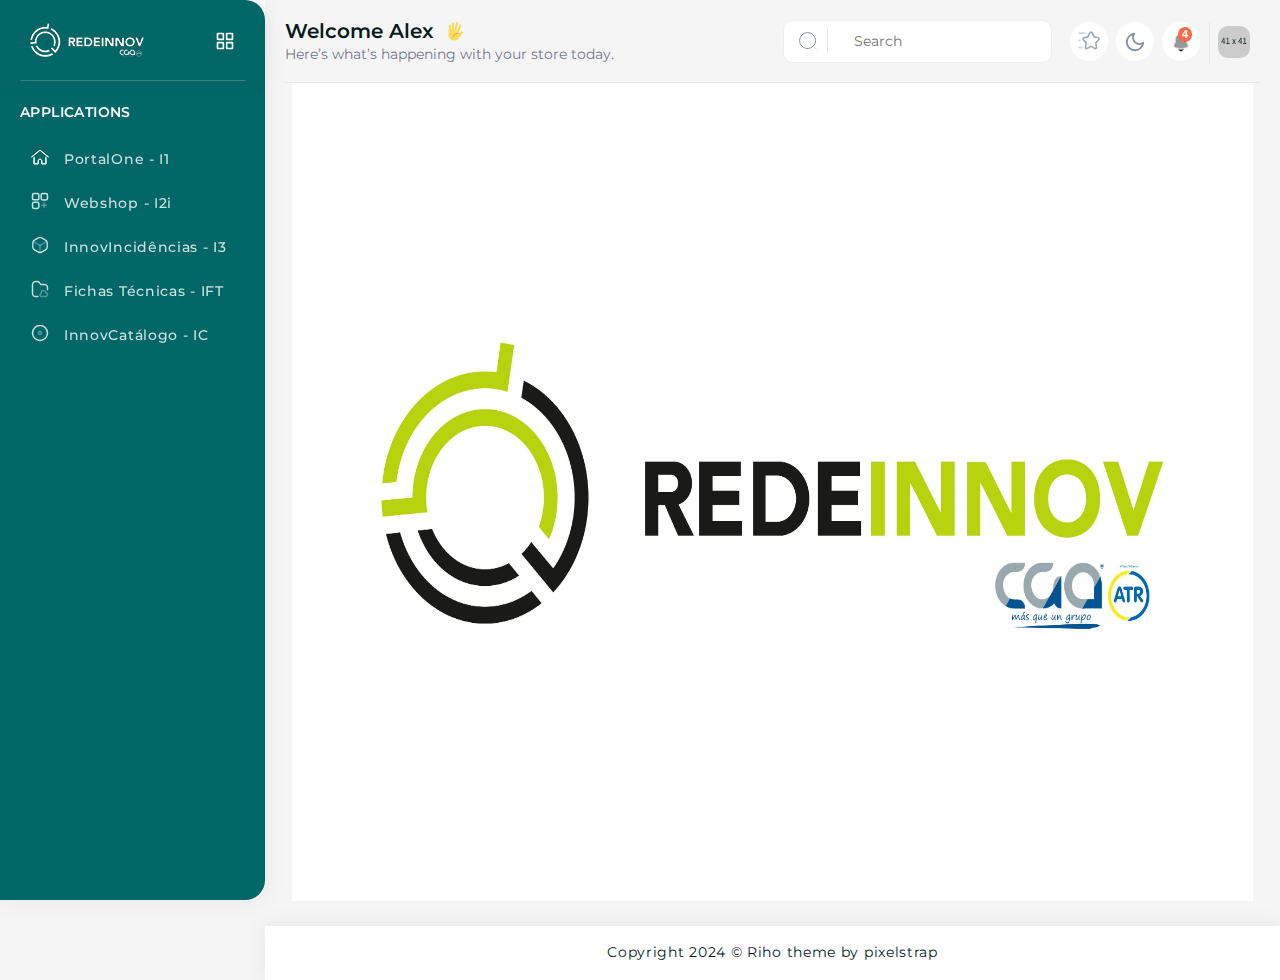
<file: template/blog.html>
<!DOCTYPE html>
<html lang="en">
	<head>
		<meta http-equiv="Content-Type" content="text/html; charset=UTF-8" />
		<meta http-equiv="X-UA-Compatible" content="IE=edge" />
		<meta name="viewport" content="width=device-width, initial-scale=1.0" />
		<meta name="description" content="Riho admin is super flexible, powerful, clean &amp; modern responsive bootstrap 5 admin template with unlimited possibilities." />
		<meta name="keywords" content="admin template, Riho admin template, dashboard template, flat admin template, responsive admin template, web app" />
		<meta name="author" content="pixelstrap" />
		<link rel="icon" href="../assets/images/favicon.png" type="image/x-icon" />
		<link rel="shortcut icon" href="../assets/images/favicon.png" type="image/x-icon" />
		<title>Riho - Premium Admin Template</title>
		<!-- Google font-->
		<link rel="preconnect" href="https://fonts.googleapis.com" />
		<link rel="preconnect" href="https://fonts.gstatic.com" crossorigin="" />
		<link href="https://fonts.googleapis.com/css2?family=Montserrat:wght@200;300;400;500;600;700;800&amp;display=swap" rel="stylesheet" />
		<link rel="stylesheet" type="text/css" href="../assets/css/font-awesome.css" />
		<!-- ico-font-->
		<link rel="stylesheet" type="text/css" href="../assets/css/vendors/icofont.css" />
		<!-- Themify icon-->
		<link rel="stylesheet" type="text/css" href="../assets/css/vendors/themify.css" />
		<!-- Flag icon-->
		<link rel="stylesheet" type="text/css" href="../assets/css/vendors/flag-icon.css" />
		<!-- Feather icon-->
		<link rel="stylesheet" type="text/css" href="../assets/css/vendors/feather-icon.css" />
		<!-- Plugins css start-->
		<link rel="stylesheet" type="text/css" href="../assets/css/vendors/slick.css" />
		<link rel="stylesheet" type="text/css" href="../assets/css/vendors/slick-theme.css" />
		<link rel="stylesheet" type="text/css" href="../assets/css/vendors/scrollbar.css" />
		<link rel="stylesheet" type="text/css" href="../assets/css/vendors/animate.css" />
		<!-- Plugins css Ends-->
		<!-- Bootstrap css-->
		<link rel="stylesheet" type="text/css" href="../assets/css/vendors/bootstrap.css" />
		<!-- App css-->
		<link rel="stylesheet" type="text/css" href="../assets/css/style.css" />
		<link id="color" rel="stylesheet" href="../assets/css/color-1.css" media="screen" />
		<!-- Responsive css-->
		<link rel="stylesheet" type="text/css" href="../assets/css/responsive.css" />
	</head>
	<body>
		<!-- loader starts-->
		<div class="loader-wrapper">
			<div class="loader">
				<div class="loader4"></div>
			</div>
		</div>
		<!-- loader ends-->
		<!-- tap on top starts-->
		<div class="tap-top"><i data-feather="chevrons-up"></i></div>
		<!-- tap on tap ends-->
		<!-- page-wrapper Start-->
		<div class="page-wrapper compact-wrapper" id="pageWrapper">
			<!-- Page Header Start-->
			<div class="page-header">
				<div class="header-wrapper row m-0">
					<form class="form-inline search-full col" action="#" method="get">
						<div class="form-group w-100">
							<div class="Typeahead Typeahead--twitterUsers">
								<div class="u-posRelative">
									<input class="demo-input Typeahead-input form-control-plaintext w-100" type="text" placeholder="Search Riho .." name="q" title="" autofocus />
									<div class="spinner-border Typeahead-spinner" role="status"><span class="sr-only">Loading... </span></div>
									<i class="close-search" data-feather="x"></i>
								</div>
								<div class="Typeahead-menu"></div>
							</div>
						</div>
					</form>
					<div class="header-logo-wrapper col-auto p-0">
						<div class="logo-wrapper">
							<a href="index.html"
								><img class="img-fluid for-light" src="../assets/images/logo/logo_dark.png" alt="logo-light" /><img class="img-fluid for-dark" src="../assets/images/logo/logo.png" alt="logo-dark"
							/></a>
						</div>
						<div class="toggle-sidebar"><i class="status_toggle middle sidebar-toggle" data-feather="align-center"></i></div>
					</div>
					<div class="left-header col-xxl-5 col-xl-6 col-lg-5 col-md-4 col-sm-3 p-0">
						<div>
							<a class="toggle-sidebar" href="#"> <i class="iconly-Category icli"> </i></a>
							<div class="d-flex align-items-center gap-2">
								<h4 class="f-w-600">Welcome Alex</h4>
								<img class="mt-0" src="../assets/images/hand.gif" alt="hand-gif" />
							</div>
						</div>
						<div class="welcome-content d-xl-block d-none"><span class="text-truncate col-12">Here’s what’s happening with your store today. </span></div>
					</div>
					<div class="nav-right col-xxl-7 col-xl-6 col-md-7 col-8 pull-right right-header p-0 ms-auto">
						<ul class="nav-menus">
							<li class="d-md-block d-none">
								<div class="form search-form mb-0">
									<div class="input-group">
										<span class="input-icon">
											<svg>
												<use href="../assets/svg/icon-sprite.svg#search-header"></use>
											</svg>
											<input class="w-100" type="search" placeholder="Search"
										/></span>
									</div>
								</div>
							</li>
							<li class="d-md-none d-block">
								<div class="form search-form mb-0">
									<div class="input-group">
										<span class="input-show">
											<svg id="searchIcon">
												<use href="../assets/svg/icon-sprite.svg#search-header"></use>
											</svg>
											<div id="searchInput">
												<input type="search" placeholder="Search" /></div
										></span>
									</div>
								</div>
							</li>
							<li class="onhover-dropdown">
								<svg>
									<use href="../assets/svg/icon-sprite.svg#star"></use>
								</svg>
								<div class="onhover-show-div bookmark-flip">
									<div class="flip-card">
										<div class="flip-card-inner">
											<div class="front">
												<h6 class="f-18 mb-0 dropdown-title">Bookmark</h6>
												<ul class="bookmark-dropdown">
													<li>
														<div class="row">
															<div class="col-4 text-center">
																<div class="bookmark-content">
																	<div class="bookmark-icon"><i data-feather="file-text"></i></div>
																	<span>Forms</span>
																</div>
															</div>
															<div class="col-4 text-center">
																<div class="bookmark-content">
																	<div class="bookmark-icon"><i data-feather="user"></i></div>
																	<span>Profile</span>
																</div>
															</div>
															<div class="col-4 text-center">
																<div class="bookmark-content">
																	<div class="bookmark-icon"><i data-feather="server"></i></div>
																	<span>Tables</span>
																</div>
															</div>
														</div>
													</li>
													<li class="text-center"><a class="flip-btn f-w-700" id="flip-btn" href="javascript:void(0)">Add New Bookmark</a></li>
												</ul>
											</div>
											<div class="back">
												<ul>
													<li>
														<div class="bookmark-dropdown flip-back-content">
															<input type="text" placeholder="search..." />
														</div>
													</li>
													<li><a class="f-w-700 d-block flip-back" id="flip-back" href="javascript:void(0)">Back</a></li>
												</ul>
											</div>
										</div>
									</div>
								</div>
							</li>
							<li>
								<div class="mode"><i class="moon" data-feather="moon"> </i></div>
							</li>
							<li class="onhover-dropdown notification-down">
								<div class="notification-box">
									<svg>
										<use href="../assets/svg/icon-sprite.svg#notification-header"></use>
									</svg>
									<span class="badge rounded-pill badge-secondary">4 </span>
								</div>
								<div class="onhover-show-div notification-dropdown">
									<div class="card mb-0">
										<div class="card-header">
											<div class="common-space">
												<h4 class="text-start f-w-600">Notitications</h4>
												<div><span>4 New</span></div>
											</div>
										</div>
										<div class="card-body">
											<div class="notitications-bar">
												<ul class="nav nav-pills nav-primary p-0" id="pills-tab" role="tablist">
													<li class="nav-item p-0">
														<a class="nav-link active" id="pills-aboutus-tab" data-bs-toggle="pill" href="#pills-aboutus" role="tab" aria-controls="pills-aboutus" aria-selected="true">All(3)</a>
													</li>
													<li class="nav-item p-0">
														<a class="nav-link" id="pills-blog-tab" data-bs-toggle="pill" href="#pills-blog" role="tab" aria-controls="pills-blog" aria-selected="false"> Messages</a>
													</li>
													<li class="nav-item p-0">
														<a class="nav-link" id="pills-contactus-tab" data-bs-toggle="pill" href="#pills-contactus" role="tab" aria-controls="pills-contactus" aria-selected="false"> Cart </a>
													</li>
												</ul>
												<div class="tab-content" id="pills-tabContent">
													<div class="tab-pane fade show active" id="pills-aboutus" role="tabpanel" aria-labelledby="pills-aboutus-tab">
														<div class="user-message">
															<div class="cart-dropdown notification-all">
																<ul>
																	<li class="pr-0 pl-0 pb-3 pt-3">
																		<div class="media">
																			<img class="img-fluid b-r-5 me-3 img-60" src="../assets/images/other-images/receiver-img.jpg" alt="" />
																			<div class="media-body">
																				<a class="f-light f-w-500" href="../template/product.html">Men Blue T-Shirt</a>
																				<div class="qty-box">
																					<div class="input-group">
																						<span class="input-group-prepend"> <button class="btn quantity-left-minus" type="button" data-type="minus" data-field="">-</button></span>
																						<input class="form-control input-number" type="text" name="quantity" value="1" /><span class="input-group-prepend">
																							<button class="btn quantity-right-plus" type="button" data-type="plus" data-field="">+</button></span
																						>
																					</div>
																				</div>
																				<h6 class="font-primary">$695.00</h6>
																			</div>
																			<div class="close-circle">
																				<a class="bg-danger" href="#"><i data-feather="x"></i></a>
																			</div>
																		</div>
																	</li>
																</ul>
															</div>
															<ul>
																<li>
																	<div class="user-alerts">
																		<img class="user-image rounded-circle img-fluid me-2" src="../assets/images/dashboard/user/5.jpg" alt="user" />
																		<div class="user-name">
																			<div>
																				<h6><a class="f-w-500 f-14" href="../template/user-profile.html">Floyd Miles</a></h6>
																				<span class="f-light f-w-500 f-12">Sir, Can i remove part in des...</span>
																			</div>
																			<div>
																				<svg>
																					<use href="../assets/svg/icon-sprite.svg#more-vertical"></use>
																				</svg>
																			</div>
																		</div>
																	</div>
																</li>
																<li>
																	<div class="user-alerts">
																		<img class="user-image rounded-circle img-fluid me-2" src="../assets/images/dashboard/user/6.jpg" alt="user" />
																		<div class="user-name">
																			<div>
																				<h6><a class="f-w-500 f-14" href="../template/user-profile.html">Dianne Russell</a></h6>
																				<span class="f-light f-w-500 f-12">So, what is my next work ?</span>
																			</div>
																			<div>
																				<svg>
																					<use href="../assets/svg/icon-sprite.svg#more-vertical"></use>
																				</svg>
																			</div>
																		</div>
																	</div>
																</li>
															</ul>
														</div>
													</div>
													<div class="tab-pane fade" id="pills-blog" role="tabpanel" aria-labelledby="pills-blog-tab">
														<div class="notification-card">
															<ul>
																<li class="notification d-flex w-100 justify-content-between align-items-center">
																	<div class="d-flex w-100 notification-data justify-content-center align-items-center gap-2">
																		<div class="user-alerts flex-shrink-0"><img class="rounded-circle img-fluid img-40" src="../assets/images/dashboard/user/3.jpg" alt="user" /></div>
																		<div class="flex-grow-1">
																			<div class="common-space user-id w-100">
																				<div class="common-space w-100"><a class="f-w-500 f-12" href="../template/private-chat.html">Robert D. Hambly</a></div>
																			</div>
																			<div><span class="f-w-500 f-light f-12">Hello Miss...😊</span></div>
																		</div>
																		<span class="f-light f-w-500 f-12">44 sec</span>
																	</div>
																</li>
																<li class="notification d-flex w-100 justify-content-between align-items-center">
																	<div class="d-flex w-100 notification-data justify-content-center align-items-center gap-2">
																		<div class="user-alerts flex-shrink-0"><img class="rounded-circle img-fluid img-40" src="../assets/images/dashboard/user/7.jpg" alt="user" /></div>
																		<div class="flex-grow-1">
																			<div class="common-space user-id w-100">
																				<div class="common-space w-100"><a class="f-w-500 f-12" href="../template/private-chat.html">Courtney C. Strang</a></div>
																			</div>
																			<div><span class="f-w-500 f-light f-12">Wishing You a Happy Birthday Dear.. 🥳🎊</span></div>
																		</div>
																		<span class="f-light f-w-500 f-12">52 min</span>
																	</div>
																</li>
																<li class="notification d-flex w-100 justify-content-between align-items-center">
																	<div class="d-flex w-100 notification-data justify-content-center align-items-center gap-2">
																		<div class="user-alerts flex-shrink-0"><img class="rounded-circle img-fluid img-40" src="../assets/images/dashboard/user/5.jpg" alt="user" /></div>
																		<div class="flex-grow-1">
																			<div class="common-space user-id w-100">
																				<div class="common-space w-100"><a class="f-w-500 f-12" href="../template/private-chat.html">Raye T. Sipes</a></div>
																			</div>
																			<div><span class="f-w-500 f-light f-12">Hello Dear!! This Theme Is Very beautiful</span></div>
																		</div>
																		<span class="f-light f-w-500 f-12">48 min</span>
																	</div>
																</li>
																<li class="notification d-flex w-100 justify-content-between align-items-center">
																	<div class="d-flex w-100 notification-data justify-content-center align-items-center gap-2">
																		<div class="user-alerts flex-shrink-0"><img class="rounded-circle img-fluid img-40" src="../assets/images/dashboard/user/6.jpg" alt="user" /></div>
																		<div class="flex-grow-1">
																			<div class="common-space user-id w-100">
																				<div class="common-space w-100"><a class="f-w-500 f-12" href="../template/private-chat.html">Henry S. Miller</a></div>
																			</div>
																			<div><span class="f-w-500 f-light f-12">You’re older today than yesterday, happy birthday!</span></div>
																		</div>
																		<span class="f-light f-w-500 f-12">3 min</span>
																	</div>
																</li>
															</ul>
														</div>
													</div>
													<div class="tab-pane fade" id="pills-contactus" role="tabpanel" aria-labelledby="pills-contactus-tab">
														<div class="cart-dropdown mt-4">
															<ul>
																<li class="pr-0 pl-0 pb-3">
																	<div class="media">
																		<img class="img-fluid b-r-5 me-3 img-60" src="../assets/images/other-images/cart-img.jpg" alt="" />
																		<div class="media-body">
																			<a class="f-light f-w-500" href="../template/product.html">Furniture Chair for Home</a>
																			<div class="qty-box">
																				<div class="input-group">
																					<span class="input-group-prepend"> <button class="btn quantity-left-minus" type="button" data-type="minus" data-field="">-</button></span>
																					<input class="form-control input-number" type="text" name="quantity" value="1" /><span class="input-group-prepend">
																						<button class="btn quantity-right-plus" type="button" data-type="plus" data-field="">+</button></span
																					>
																				</div>
																			</div>
																			<h6 class="font-primary">$500</h6>
																		</div>
																		<div class="close-circle">
																			<a class="bg-danger" href="#"><i data-feather="x"></i></a>
																		</div>
																	</div>
																</li>
																<li class="pr-0 pl-0 pb-3 pt-3">
																	<div class="media">
																		<img class="img-fluid b-r-5 me-3 img-60" src="../assets/images/other-images/receiver-img.jpg" alt="" />
																		<div class="media-body">
																			<a class="f-light f-w-500" href="../template/product.html">Men Cotton Blend Blue T-Shirt</a>
																			<div class="qty-box">
																				<div class="input-group">
																					<span class="input-group-prepend"> <button class="btn quantity-left-minus" type="button" data-type="minus" data-field="">-</button></span>
																					<input class="form-control input-number" type="text" name="quantity" value="1" /><span class="input-group-prepend">
																						<button class="btn quantity-right-plus" type="button" data-type="plus" data-field="">+</button></span
																					>
																				</div>
																			</div>
																			<h6 class="font-primary">$695.00</h6>
																		</div>
																		<div class="close-circle">
																			<a class="bg-danger" href="#"><i data-feather="x"></i></a>
																		</div>
																	</div>
																</li>
																<li class="mb-3 total">
																	<a href="../template/checkout.html">
																		<h6 class="mb-0">Order Total :<span class="f-right">$1195.00 </span></h6></a
																	>
																</li>
															</ul>
														</div>
													</div>
													<div class="card-footer pb-0 pr-0 pl-0">
														<div class="text-center">
															<a class="f-w-700" href="private-chat.html"> <button class="btn btn-primary" type="button" title="btn btn-primary">Check all</button></a>
														</div>
													</div>
												</div>
											</div>
										</div>
									</div>
								</div>
							</li>
							<li class="profile-nav onhover-dropdown">
								<div class="media profile-media">
									<img class="b-r-10" src="../assets/images/dashboard/profile.png" alt="" />
									<div class="media-body d-xxl-block d-none box-col-none">
										<div class="d-flex align-items-center gap-2"><span>Alex Mora </span><i class="middle fa fa-angle-down"> </i></div>
										<p class="mb-0 font-roboto">Admin</p>
									</div>
								</div>
								<ul class="profile-dropdown onhover-show-div">
									<li>
										<a href="user-profile.html"><i data-feather="user"></i><span>My Profile</span></a>
									</li>
									<li>
										<a href="letter-box.html"><i data-feather="mail"></i><span>Inbox</span></a>
									</li>
									<li>
										<a href="edit-profile.html"> <i data-feather="settings"></i><span>Settings</span></a>
									</li>
									<li><a class="btn btn-pill btn-outline-primary btn-sm" href="login.html">Log Out</a></li>
								</ul>
							</li>
						</ul>
					</div>
					<script class="result-template" type="text/x-handlebars-template">
						<div class='ProfileCard u-cf'>
							<div class='ProfileCard-avatar'><svg
									xmlns='http://www.w3.org/2000/svg'
									width='24'
									height='24'
									viewBox='0 0 24 24'
									fill='none'
									stroke='currentColor'
									stroke-width='2'
									stroke-linecap='round'
									stroke-linejoin='round'
									class='feather feather-airplay m-0'
								><path d='M5 17H4a2 2 0 0 1-2-2V5a2 2 0 0 1 2-2h16a2 2 0 0 1 2 2v10a2 2 0 0 1-2 2h-1'></path><polygon points='12 15 17 21 7 21 12 15'></polygon></svg></div>
							<div class='ProfileCard-details'>
								<div class='ProfileCard-realName'>{{name}}</div>
							</div>
						</div>
					</script>
					<script class="empty-template" type="text/x-handlebars-template">
						<div class='EmptyMessage'>Your search turned up 0 results. This most likely means the backend is down, yikes!</div>
					</script>
				</div>
			</div>
			<!-- Page Header Ends                              -->
			<!-- Page Body Start-->
			<div class="page-body-wrapper">
				<!-- Page Sidebar Start-->
				<!-- Page Sidebar Start-->
				<div class="sidebar-wrapper" data-layout="stroke-svg">
					<div class="logo-wrapper">
						<a href="index.html"><img class="img-fluid" src="../assets/images/logo/logo.png" alt="" /></a>
						<div class="back-btn"><i class="fa fa-angle-left"> </i></div>
						<div class="toggle-sidebar"><i class="status_toggle middle sidebar-toggle" data-feather="grid"> </i></div>
					</div>
					<div class="logo-icon-wrapper">
						<a href="index.html"><img class="img-fluid" src="../assets/images/logo/logo-icon.png" alt="" /></a>
					</div>
					<nav class="sidebar-main">
						<div class="left-arrow" id="left-arrow"><i data-feather="arrow-left"></i></div>
						<div id="sidebar-menu">
							<ul class="sidebar-links" id="simple-bar">
								<li class="back-btn">
									<a href="index.html"><img class="img-fluid" src="../assets/images/logo/logo-icon.png" alt="" /></a>
									<div class="mobile-back text-end"><span>Back </span><i class="fa fa-angle-right ps-2" aria-hidden="true"></i></div>
								</li>
								<li class="pin-title sidebar-main-title">
									<div>
										<h6>Favoritos</h6>
									</div>
								</li>

								<li class="sidebar-main-title">
									<div>
										<h6 class="lan-8">Aplicações</h6>
									</div>
								</li>
								<li class="sidebar-list">
									<i class="fa fa-thumb-tack"></i
									><a class="sidebar-link sidebar-title link-nav" href="#">
										<svg class="stroke-icon">
											<use href="../assets/svg/icon-sprite.svg#stroke-home"></use>
										</svg>
										<svg class="fill-icon">
											<use href="../assets/svg/icon-sprite.svg#fill-home"></use>
										</svg>
										<span>PortalOne - i1</span></a
									>
								</li>
								<li class="sidebar-list">
									<i class="fa fa-thumb-tack"></i
									><a class="sidebar-link sidebar-title link-nav" href="#">
										<svg class="stroke-icon">
											<use href="../assets/svg/icon-sprite.svg#stroke-widget"></use>
										</svg>
										<svg class="fill-icon">
											<use href="../assets/svg/icon-sprite.svg#fill-widget"></use>
										</svg>
										<span>Webshop - i2i</span></a
									>
								</li>
								<li class="sidebar-list">
									<i class="fa fa-thumb-tack"></i
									><a class="sidebar-link sidebar-title link-nav" href="#">
										<svg class="stroke-icon">
											<use href="../assets/svg/icon-sprite.svg#stroke-board"></use>
										</svg>
										<svg class="fill-icon">
											<use href="../assets/svg/icon-sprite.svg#fill-board"></use>
										</svg>
										<span>InnovIncidências - i3</span></a
									>
								</li>
								<li class="sidebar-list">
									<i class="fa fa-thumb-tack"></i
									><a class="sidebar-link sidebar-title link-nav" href="#">
										<svg class="stroke-icon">
											<use href="../assets/svg/icon-sprite.svg#stroke-file"></use>
										</svg>
										<svg class="fill-icon">
											<use href="../assets/svg/icon-sprite.svg#fill-file"></use>
										</svg>
										<span>Fichas Técnicas - iFT</span></a
									>
								</li>
								<li class="sidebar-list">
									<i class="fa fa-thumb-tack"></i
									><a class="sidebar-link sidebar-title link-nav" href="#">
										<svg class="stroke-icon">
											<use href="../assets/svg/icon-sprite.svg#stroke-project"></use>
										</svg>
										<svg class="fill-icon">
											<use href="../assets/svg/icon-sprite.svg#fill-project"></use>
										</svg>
										<span>InnovCatálogo - iC</span></a
									>
								</li>
							</ul>
							<div class="right-arrow" id="right-arrow"><i data-feather="arrow-right"></i></div>
						</div>
					</nav>
				</div>
				<!-- Page Sidebar Ends-->
				<!-- Page Sidebar Ends-->
				<div class="page-body">
					<!-- Container-fluid starts-->
					<div class="container-fluid">
						<div class="row">
							<div class="col-12">
								<img src="../assets/images/logoRI_branco.jpg" alt="Logo Innov" style="width: 100%; height: calc(100vh - 80px)" />
							</div>
						</div>
					</div>
					<!-- Container-fluid Ends-->
				</div>
				<!-- footer start-->
				<footer class="footer">
					<div class="container-fluid">
						<div class="row">
							<div class="col-md-12 footer-copyright text-center">
								<p class="mb-0">Copyright 2024 © Riho theme by pixelstrap</p>
							</div>
						</div>
					</div>
				</footer>
			</div>
		</div>
		<!-- latest jquery-->
		<script src="../assets/js/jquery.min.js"></script>
		<!-- Bootstrap js-->
		<script src="../assets/js/bootstrap/bootstrap.bundle.min.js"></script>
		<!-- feather icon js-->
		<script src="../assets/js/icons/feather-icon/feather.min.js"></script>
		<script src="../assets/js/icons/feather-icon/feather-icon.js"></script>
		<!-- scrollbar js-->
		<script src="../assets/js/scrollbar/simplebar.js"></script>
		<script src="../assets/js/scrollbar/custom.js"></script>
		<!-- Sidebar jquery-->
		<script src="../assets/js/config.js"></script>
		<!-- Plugins JS start-->
		<script src="../assets/js/sidebar-menu.js"></script>
		<script src="../assets/js/sidebar-pin.js"></script>
		<script src="../assets/js/slick/slick.min.js"></script>
		<script src="../assets/js/slick/slick.js"></script>
		<script src="../assets/js/header-slick.js"></script>
		<!-- calendar js-->
		<!-- Plugins JS Ends-->
		<!-- Theme js-->
		<script src="../assets/js/script.js"></script>
	</body>
</html>
</file>
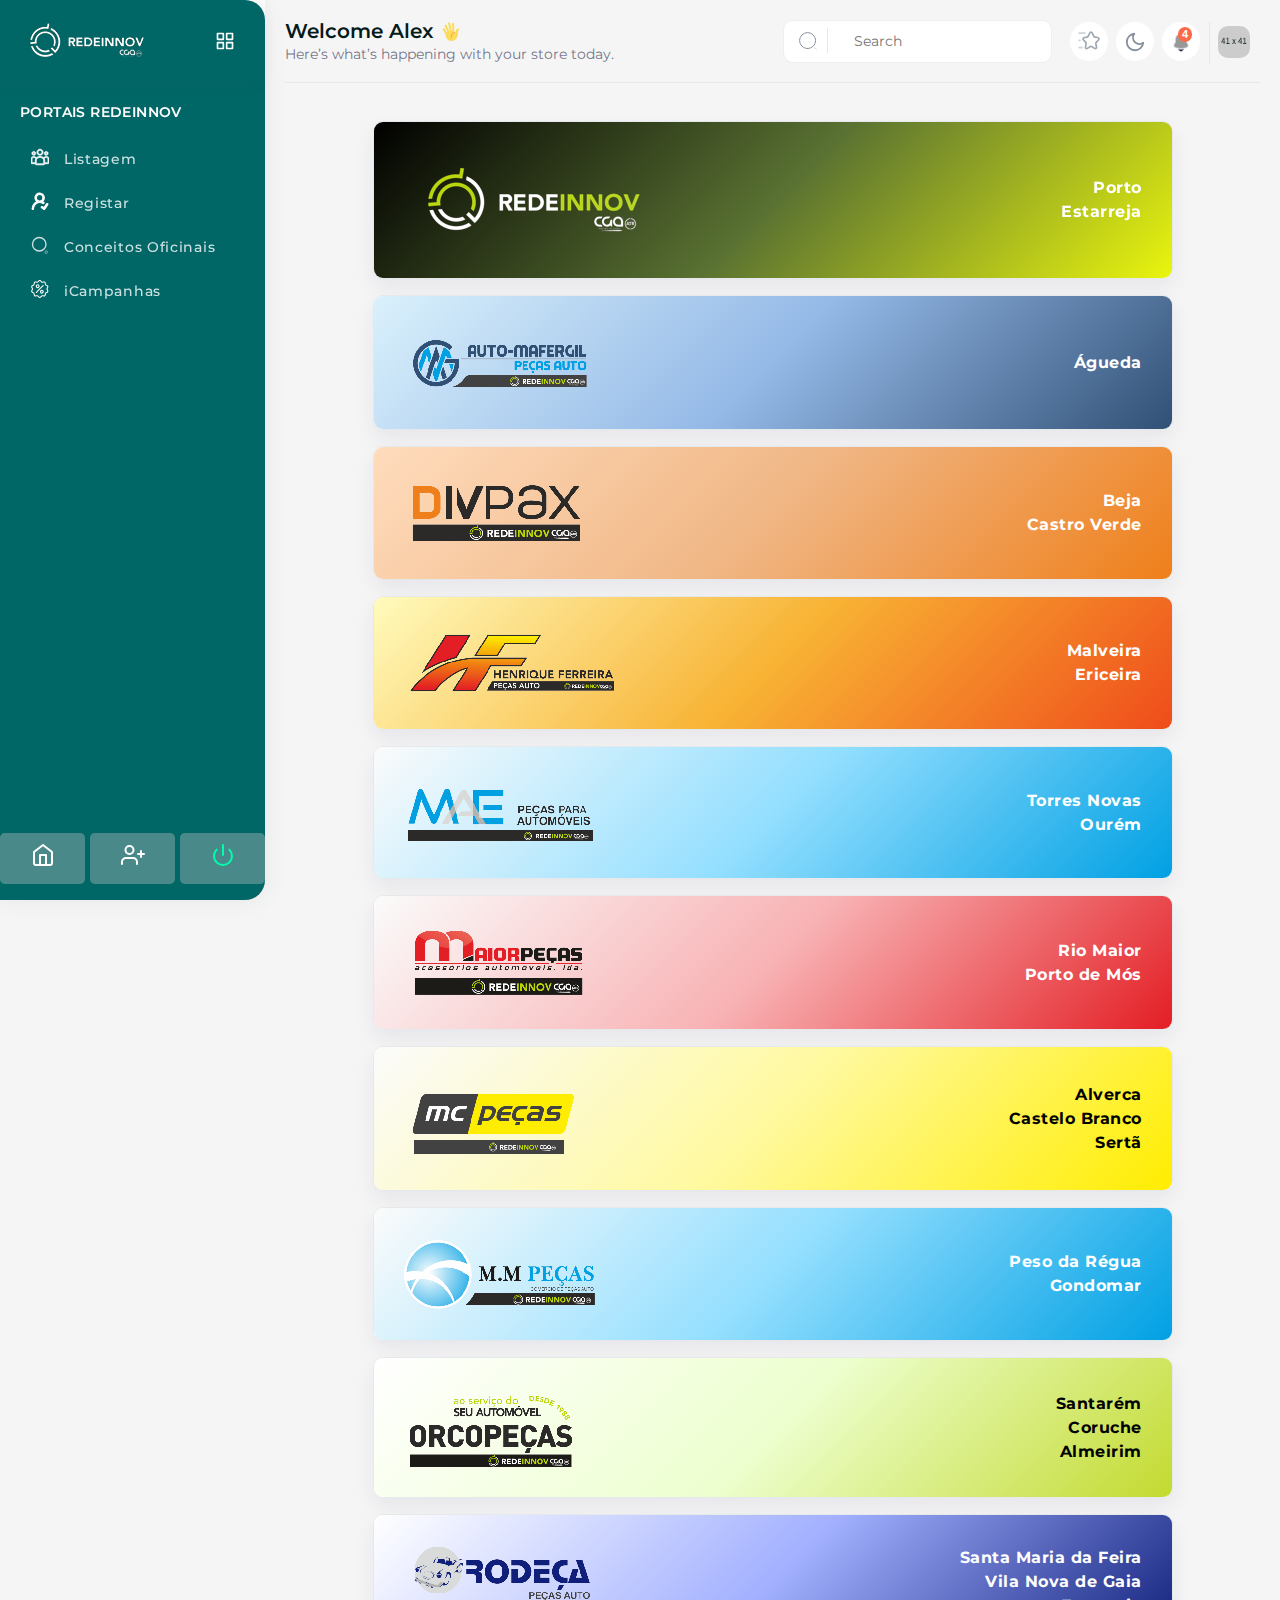
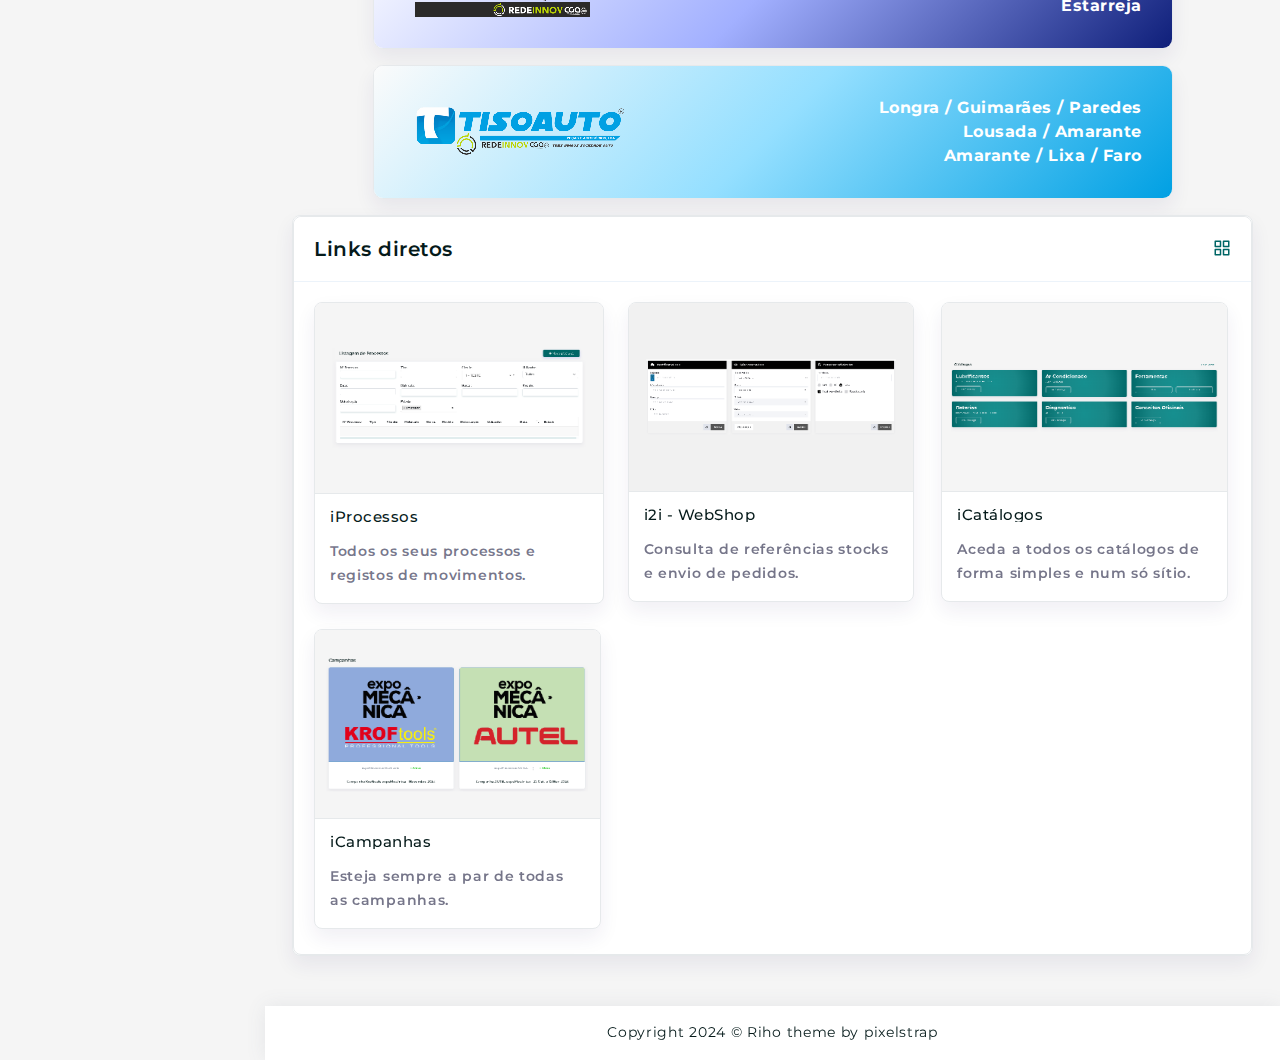
<file: template/bookmark.html>
<!DOCTYPE html>
<html lang="en">
	<head>
		<meta http-equiv="Content-Type" content="text/html; charset=UTF-8" />
		<meta http-equiv="X-UA-Compatible" content="IE=edge" />
		<meta name="viewport" content="width=device-width, initial-scale=1.0" />
		<meta name="description" content="Riho admin is super flexible, powerful, clean &amp; modern responsive bootstrap 5 admin template with unlimited possibilities." />
		<meta name="keywords" content="admin template, Riho admin template, dashboard template, flat admin template, responsive admin template, web app" />
		<meta name="author" content="pixelstrap" />
		<link rel="icon" href="../assets/images/favicon.png" type="image/x-icon" />
		<link rel="shortcut icon" href="../assets/images/favicon.png" type="image/x-icon" />
		<title>Riho - Premium Admin Template</title>
		<!-- Google font-->
		<link rel="preconnect" href="https://fonts.googleapis.com" />
		<link rel="preconnect" href="https://fonts.gstatic.com" crossorigin="" />
		<link href="https://fonts.googleapis.com/css2?family=Montserrat:wght@200;300;400;500;600;700;800&amp;display=swap" rel="stylesheet" />
		<link rel="stylesheet" type="text/css" href="../assets/css/font-awesome.css" />
		<!-- ico-font-->
		<link rel="stylesheet" type="text/css" href="../assets/css/vendors/icofont.css" />
		<!-- Themify icon-->
		<link rel="stylesheet" type="text/css" href="../assets/css/vendors/themify.css" />
		<!-- Flag icon-->
		<link rel="stylesheet" type="text/css" href="../assets/css/vendors/flag-icon.css" />
		<!-- Feather icon-->
		<link rel="stylesheet" type="text/css" href="../assets/css/vendors/feather-icon.css" />
		<!-- Plugins css start-->
		<link rel="stylesheet" type="text/css" href="../assets/css/vendors/slick.css" />
		<link rel="stylesheet" type="text/css" href="../assets/css/vendors/slick-theme.css" />
		<link rel="stylesheet" type="text/css" href="../assets/css/vendors/scrollbar.css" />
		<link rel="stylesheet" type="text/css" href="../assets/css/vendors/animate.css" />
		<link rel="stylesheet" type="text/css" href="../assets/css/vendors/select2.css" />
		<!-- Plugins css Ends-->
		<!-- Bootstrap css-->
		<link rel="stylesheet" type="text/css" href="../assets/css/vendors/bootstrap.css" />
		<!-- App css-->
		<link rel="stylesheet" type="text/css" href="../assets/css/style.css" />
		<link id="color" rel="stylesheet" href="../assets/css/color-1.css" media="screen" />
		<!-- Responsive css-->
		<link rel="stylesheet" type="text/css" href="../assets/css/responsive.css" />
	</head>
	<body>
		<!-- loader starts-->
		<div class="loader-wrapper">
			<div class="loader">
				<div class="loader4"></div>
			</div>
		</div>
		<!-- loader ends-->
		<!-- tap on top starts-->
		<div class="tap-top"><i data-feather="chevrons-up"></i></div>
		<!-- tap on tap ends-->
		<!-- page-wrapper Start-->
		<div class="page-wrapper compact-wrapper" id="pageWrapper">
			<!-- Page Header Start-->
			<div class="page-header">
				<div class="header-wrapper row m-0">
					<form class="form-inline search-full col" action="#" method="get">
						<div class="form-group w-100">
							<div class="Typeahead Typeahead--twitterUsers">
								<div class="u-posRelative">
									<input class="demo-input Typeahead-input form-control-plaintext w-100" type="text" placeholder="Search Riho .." name="q" title="" autofocus />
									<div class="spinner-border Typeahead-spinner" role="status"><span class="sr-only">Loading... </span></div>
									<i class="close-search" data-feather="x"></i>
								</div>
								<div class="Typeahead-menu"></div>
							</div>
						</div>
					</form>
					<div class="header-logo-wrapper col-auto p-0">
						<div class="logo-wrapper">
							<a href="index.html"
								><img class="img-fluid for-light" src="../assets/images/logo/logo_dark.png" alt="logo-light" /><img class="img-fluid for-dark" src="../assets/images/logo/logo.png" alt="logo-dark"
							/></a>
						</div>
						<div class="toggle-sidebar"><i class="status_toggle middle sidebar-toggle" data-feather="align-center"></i></div>
					</div>
					<div class="left-header col-xxl-5 col-xl-6 col-lg-5 col-md-4 col-sm-3 p-0">
						<div>
							<a class="toggle-sidebar" href="#"> <i class="iconly-Category icli"> </i></a>
							<div class="d-flex align-items-center gap-2">
								<h4 class="f-w-600">Welcome Alex</h4>
								<img class="mt-0" src="../assets/images/hand.gif" alt="hand-gif" />
							</div>
						</div>
						<div class="welcome-content d-xl-block d-none"><span class="text-truncate col-12">Here’s what’s happening with your store today. </span></div>
					</div>
					<div class="nav-right col-xxl-7 col-xl-6 col-md-7 col-8 pull-right right-header p-0 ms-auto">
						<ul class="nav-menus">
							<li class="d-md-block d-none">
								<div class="form search-form mb-0">
									<div class="input-group">
										<span class="input-icon">
											<svg>
												<use href="../assets/svg/icon-sprite.svg#search-header"></use>
											</svg>
											<input class="w-100" type="search" placeholder="Search"
										/></span>
									</div>
								</div>
							</li>
							<li class="d-md-none d-block">
								<div class="form search-form mb-0">
									<div class="input-group">
										<span class="input-show">
											<svg id="searchIcon">
												<use href="../assets/svg/icon-sprite.svg#search-header"></use>
											</svg>
											<div id="searchInput">
												<input type="search" placeholder="Search" /></div
										></span>
									</div>
								</div>
							</li>
							<li class="onhover-dropdown">
								<svg>
									<use href="../assets/svg/icon-sprite.svg#star"></use>
								</svg>
								<div class="onhover-show-div bookmark-flip">
									<div class="flip-card">
										<div class="flip-card-inner">
											<div class="front">
												<h6 class="f-18 mb-0 dropdown-title">Bookmark</h6>
												<ul class="bookmark-dropdown">
													<li>
														<div class="row">
															<div class="col-4 text-center">
																<div class="bookmark-content">
																	<div class="bookmark-icon"><i data-feather="file-text"></i></div>
																	<span>Forms</span>
																</div>
															</div>
															<div class="col-4 text-center">
																<div class="bookmark-content">
																	<div class="bookmark-icon"><i data-feather="user"></i></div>
																	<span>Profile</span>
																</div>
															</div>
															<div class="col-4 text-center">
																<div class="bookmark-content">
																	<div class="bookmark-icon"><i data-feather="server"></i></div>
																	<span>Tables</span>
																</div>
															</div>
														</div>
													</li>
													<li class="text-center"><a class="flip-btn f-w-700" id="flip-btn" href="javascript:void(0)">Add New Bookmark</a></li>
												</ul>
											</div>
											<div class="back">
												<ul>
													<li>
														<div class="bookmark-dropdown flip-back-content">
															<input type="text" placeholder="search..." />
														</div>
													</li>
													<li><a class="f-w-700 d-block flip-back" id="flip-back" href="javascript:void(0)">Back</a></li>
												</ul>
											</div>
										</div>
									</div>
								</div>
							</li>
							<li>
								<div class="mode"><i class="moon" data-feather="moon"> </i></div>
							</li>
							<li class="onhover-dropdown notification-down">
								<div class="notification-box">
									<svg>
										<use href="../assets/svg/icon-sprite.svg#notification-header"></use>
									</svg>
									<span class="badge rounded-pill badge-secondary">4 </span>
								</div>
								<div class="onhover-show-div notification-dropdown">
									<div class="card mb-0">
										<div class="card-header">
											<div class="common-space">
												<h4 class="text-start f-w-600">Notitications</h4>
												<div><span>4 New</span></div>
											</div>
										</div>
										<div class="card-body">
											<div class="notitications-bar">
												<ul class="nav nav-pills nav-primary p-0" id="pills-tab" role="tablist">
													<li class="nav-item p-0">
														<a class="nav-link active" id="pills-aboutus-tab" data-bs-toggle="pill" href="#pills-aboutus" role="tab" aria-controls="pills-aboutus" aria-selected="true">All(3)</a>
													</li>
													<li class="nav-item p-0">
														<a class="nav-link" id="pills-blog-tab" data-bs-toggle="pill" href="#pills-blog" role="tab" aria-controls="pills-blog" aria-selected="false"> Messages</a>
													</li>
													<li class="nav-item p-0">
														<a class="nav-link" id="pills-contactus-tab" data-bs-toggle="pill" href="#pills-contactus" role="tab" aria-controls="pills-contactus" aria-selected="false"> Cart </a>
													</li>
												</ul>
												<div class="tab-content" id="pills-tabContent">
													<div class="tab-pane fade show active" id="pills-aboutus" role="tabpanel" aria-labelledby="pills-aboutus-tab">
														<div class="user-message">
															<div class="cart-dropdown notification-all">
																<ul>
																	<li class="pr-0 pl-0 pb-3 pt-3">
																		<div class="media">
																			<img class="img-fluid b-r-5 me-3 img-60" src="../assets/images/other-images/receiver-img.jpg" alt="" />
																			<div class="media-body">
																				<a class="f-light f-w-500" href="../template/product.html">Men Blue T-Shirt</a>
																				<div class="qty-box">
																					<div class="input-group">
																						<span class="input-group-prepend"> <button class="btn quantity-left-minus" type="button" data-type="minus" data-field="">-</button></span>
																						<input class="form-control input-number" type="text" name="quantity" value="1" /><span class="input-group-prepend">
																							<button class="btn quantity-right-plus" type="button" data-type="plus" data-field="">+</button></span
																						>
																					</div>
																				</div>
																				<h6 class="font-primary">$695.00</h6>
																			</div>
																			<div class="close-circle">
																				<a class="bg-danger" href="#"><i data-feather="x"></i></a>
																			</div>
																		</div>
																	</li>
																</ul>
															</div>
															<ul>
																<li>
																	<div class="user-alerts">
																		<img class="user-image rounded-circle img-fluid me-2" src="../assets/images/dashboard/user/5.jpg" alt="user" />
																		<div class="user-name">
																			<div>
																				<h6><a class="f-w-500 f-14" href="../template/user-profile.html">Floyd Miles</a></h6>
																				<span class="f-light f-w-500 f-12">Sir, Can i remove part in des...</span>
																			</div>
																			<div>
																				<svg>
																					<use href="../assets/svg/icon-sprite.svg#more-vertical"></use>
																				</svg>
																			</div>
																		</div>
																	</div>
																</li>
																<li>
																	<div class="user-alerts">
																		<img class="user-image rounded-circle img-fluid me-2" src="../assets/images/dashboard/user/6.jpg" alt="user" />
																		<div class="user-name">
																			<div>
																				<h6><a class="f-w-500 f-14" href="../template/user-profile.html">Dianne Russell</a></h6>
																				<span class="f-light f-w-500 f-12">So, what is my next work ?</span>
																			</div>
																			<div>
																				<svg>
																					<use href="../assets/svg/icon-sprite.svg#more-vertical"></use>
																				</svg>
																			</div>
																		</div>
																	</div>
																</li>
															</ul>
														</div>
													</div>
													<div class="tab-pane fade" id="pills-blog" role="tabpanel" aria-labelledby="pills-blog-tab">
														<div class="notification-card">
															<ul>
																<li class="notification d-flex w-100 justify-content-between align-items-center">
																	<div class="d-flex w-100 notification-data justify-content-center align-items-center gap-2">
																		<div class="user-alerts flex-shrink-0"><img class="rounded-circle img-fluid img-40" src="../assets/images/dashboard/user/3.jpg" alt="user" /></div>
																		<div class="flex-grow-1">
																			<div class="common-space user-id w-100">
																				<div class="common-space w-100"><a class="f-w-500 f-12" href="../template/private-chat.html">Robert D. Hambly</a></div>
																			</div>
																			<div><span class="f-w-500 f-light f-12">Hello Miss...😊</span></div>
																		</div>
																		<span class="f-light f-w-500 f-12">44 sec</span>
																	</div>
																</li>
																<li class="notification d-flex w-100 justify-content-between align-items-center">
																	<div class="d-flex w-100 notification-data justify-content-center align-items-center gap-2">
																		<div class="user-alerts flex-shrink-0"><img class="rounded-circle img-fluid img-40" src="../assets/images/dashboard/user/7.jpg" alt="user" /></div>
																		<div class="flex-grow-1">
																			<div class="common-space user-id w-100">
																				<div class="common-space w-100"><a class="f-w-500 f-12" href="../template/private-chat.html">Courtney C. Strang</a></div>
																			</div>
																			<div><span class="f-w-500 f-light f-12">Wishing You a Happy Birthday Dear.. 🥳🎊</span></div>
																		</div>
																		<span class="f-light f-w-500 f-12">52 min</span>
																	</div>
																</li>
																<li class="notification d-flex w-100 justify-content-between align-items-center">
																	<div class="d-flex w-100 notification-data justify-content-center align-items-center gap-2">
																		<div class="user-alerts flex-shrink-0"><img class="rounded-circle img-fluid img-40" src="../assets/images/dashboard/user/5.jpg" alt="user" /></div>
																		<div class="flex-grow-1">
																			<div class="common-space user-id w-100">
																				<div class="common-space w-100"><a class="f-w-500 f-12" href="../template/private-chat.html">Raye T. Sipes</a></div>
																			</div>
																			<div><span class="f-w-500 f-light f-12">Hello Dear!! This Theme Is Very beautiful</span></div>
																		</div>
																		<span class="f-light f-w-500 f-12">48 min</span>
																	</div>
																</li>
																<li class="notification d-flex w-100 justify-content-between align-items-center">
																	<div class="d-flex w-100 notification-data justify-content-center align-items-center gap-2">
																		<div class="user-alerts flex-shrink-0"><img class="rounded-circle img-fluid img-40" src="../assets/images/dashboard/user/6.jpg" alt="user" /></div>
																		<div class="flex-grow-1">
																			<div class="common-space user-id w-100">
																				<div class="common-space w-100"><a class="f-w-500 f-12" href="../template/private-chat.html">Henry S. Miller</a></div>
																			</div>
																			<div><span class="f-w-500 f-light f-12">You’re older today than yesterday, happy birthday!</span></div>
																		</div>
																		<span class="f-light f-w-500 f-12">3 min</span>
																	</div>
																</li>
															</ul>
														</div>
													</div>
													<div class="tab-pane fade" id="pills-contactus" role="tabpanel" aria-labelledby="pills-contactus-tab">
														<div class="cart-dropdown mt-4">
															<ul>
																<li class="pr-0 pl-0 pb-3">
																	<div class="media">
																		<img class="img-fluid b-r-5 me-3 img-60" src="../assets/images/other-images/cart-img.jpg" alt="" />
																		<div class="media-body">
																			<a class="f-light f-w-500" href="../template/product.html">Furniture Chair for Home</a>
																			<div class="qty-box">
																				<div class="input-group">
																					<span class="input-group-prepend"> <button class="btn quantity-left-minus" type="button" data-type="minus" data-field="">-</button></span>
																					<input class="form-control input-number" type="text" name="quantity" value="1" /><span class="input-group-prepend">
																						<button class="btn quantity-right-plus" type="button" data-type="plus" data-field="">+</button></span
																					>
																				</div>
																			</div>
																			<h6 class="font-primary">$500</h6>
																		</div>
																		<div class="close-circle">
																			<a class="bg-danger" href="#"><i data-feather="x"></i></a>
																		</div>
																	</div>
																</li>
																<li class="pr-0 pl-0 pb-3 pt-3">
																	<div class="media">
																		<img class="img-fluid b-r-5 me-3 img-60" src="../assets/images/other-images/receiver-img.jpg" alt="" />
																		<div class="media-body">
																			<a class="f-light f-w-500" href="../template/product.html">Men Cotton Blend Blue T-Shirt</a>
																			<div class="qty-box">
																				<div class="input-group">
																					<span class="input-group-prepend"> <button class="btn quantity-left-minus" type="button" data-type="minus" data-field="">-</button></span>
																					<input class="form-control input-number" type="text" name="quantity" value="1" /><span class="input-group-prepend">
																						<button class="btn quantity-right-plus" type="button" data-type="plus" data-field="">+</button></span
																					>
																				</div>
																			</div>
																			<h6 class="font-primary">$695.00</h6>
																		</div>
																		<div class="close-circle">
																			<a class="bg-danger" href="#"><i data-feather="x"></i></a>
																		</div>
																	</div>
																</li>
																<li class="mb-3 total">
																	<a href="../template/checkout.html">
																		<h6 class="mb-0">Order Total :<span class="f-right">$1195.00 </span></h6></a
																	>
																</li>
															</ul>
														</div>
													</div>
													<div class="card-footer pb-0 pr-0 pl-0">
														<div class="text-center">
															<a class="f-w-700" href="private-chat.html"> <button class="btn btn-primary" type="button" title="btn btn-primary">Check all</button></a>
														</div>
													</div>
												</div>
											</div>
										</div>
									</div>
								</div>
							</li>
							<li class="profile-nav onhover-dropdown">
								<div class="media profile-media">
									<img class="b-r-10" src="../assets/images/dashboard/profile.png" alt="" />
									<div class="media-body d-xxl-block d-none box-col-none">
										<div class="d-flex align-items-center gap-2"><span>Alex Mora </span><i class="middle fa fa-angle-down"> </i></div>
										<p class="mb-0 font-roboto">Admin</p>
									</div>
								</div>
								<ul class="profile-dropdown onhover-show-div">
									<li>
										<a href="user-profile.html"><i data-feather="user"></i><span>My Profile</span></a>
									</li>
									<li>
										<a href="letter-box.html"><i data-feather="mail"></i><span>Inbox</span></a>
									</li>
									<li>
										<a href="edit-profile.html"> <i data-feather="settings"></i><span>Settings</span></a>
									</li>
									<li><a class="btn btn-pill btn-outline-primary btn-sm" href="login.html">Log Out</a></li>
								</ul>
							</li>
						</ul>
					</div>
					<script class="result-template" type="text/x-handlebars-template">
						<div class='ProfileCard u-cf'>
							<div class='ProfileCard-avatar'><svg
									xmlns='http://www.w3.org/2000/svg'
									width='24'
									height='24'
									viewBox='0 0 24 24'
									fill='none'
									stroke='currentColor'
									stroke-width='2'
									stroke-linecap='round'
									stroke-linejoin='round'
									class='feather feather-airplay m-0'
								><path d='M5 17H4a2 2 0 0 1-2-2V5a2 2 0 0 1 2-2h16a2 2 0 0 1 2 2v10a2 2 0 0 1-2 2h-1'></path><polygon points='12 15 17 21 7 21 12 15'></polygon></svg></div>
							<div class='ProfileCard-details'>
								<div class='ProfileCard-realName'>{{name}}</div>
							</div>
						</div>
					</script>
					<script class="empty-template" type="text/x-handlebars-template">
						<div class='EmptyMessage'>Your search turned up 0 results. This most likely means the backend is down, yikes!</div>
					</script>
				</div>
			</div>
			<!-- Page Header Ends                              -->
			<!-- Page Body Start-->
			<div class="page-body-wrapper">
				<div class="sidebar-wrapper" data-layout="stroke-svg">
					<div class="logo-wrapper">
						<a href="index.html"><img class="img-fluid" src="../assets/images/logo/logo.png" alt="" /></a>
						<div class="back-btn"><i class="fa fa-angle-left"> </i></div>
						<div class="toggle-sidebar"><i class="status_toggle middle sidebar-toggle" data-feather="grid"> </i></div>
					</div>
					<div class="logo-icon-wrapper">
						<a href="index.html"><img class="img-fluid" src="../assets/images/logo/logo-icon.png" alt="" /></a>
					</div>
					<nav class="sidebar-main">
						<div class="left-arrow" id="left-arrow"><i data-feather="arrow-left"></i></div>
						<div id="sidebar-menu">
							<ul class="sidebar-links" id="simple-bar">
								<li class="back-btn">
									<a href="index.html"><img class="img-fluid" src="../assets/images/logo/logo-icon.png" alt="" /></a>
									<div class="mobile-back text-end"><span>Back </span><i class="fa fa-angle-right ps-2" aria-hidden="true"></i></div>
								</li>

								<li class="sidebar-main-title">
									<div>
										<h6 class="f-14">Portais RedeInnov</h6>
									</div>
								</li>
								<li class="sidebar-list">
									<a class="sidebar-link sidebar-title link-nav" href="#">
										<svg class="stroke-icon">
											<use href="../assets/svg/icon-sprite.svg#customers"></use>
										</svg>
										<span style="text-transform: none !important">Listagem</span>
									</a>
								</li>
								<li class="sidebar-list">
									<a class="sidebar-link sidebar-title link-nav" href="#">
										<svg class="stroke-icon">
											<use href="../assets/svg/icon-sprite.svg#user-visitor"></use>
										</svg>
										<span style="text-transform: none !important">Registar</span>
									</a>
								</li>
								<li class="sidebar-list">
									<a class="sidebar-link sidebar-title link-nav" href="#">
										<svg class="stroke-icon">
											<use href="../assets/svg/icon-sprite.svg#search"></use>
										</svg>
										<span style="text-transform: none !important">Conceitos Oficinais</span>
									</a>
								</li>
								<li class="sidebar-list">
									<a class="sidebar-link sidebar-title link-nav" href="#">
										<svg class="stroke-icon">
											<use href="../assets/svg/icon-sprite.svg#sale"></use>
										</svg>
										<span style="text-transform: none !important">iCampanhas</span>
									</a>
								</li>
							</ul>
							<div class="right-arrow" id="right-arrow"><i data-feather="arrow-right"></i></div>

							<div
								style="display: grid; grid-template-columns: repeat(auto-fill, minmax(80px, 1fr)); gap: 5px; position: absolute; bottom: 0; width: 100%; margin-bottom: 1rem; box-sizing: border-box"
							>
								<button
									style="position: relative; background-color: #c5c5c55e; border: none; color: white; padding: 10px; font-size: 16px; cursor: pointer; border-radius: 0.3rem"
									onmouseover="this.children[1].style.visibility='visible';this.children[1].style.opacity='1'"
									onmouseout="this.children[1].style.visibility='hidden';this.children[1].style.opacity='0'"
								>
									<i data-feather="home"></i>
									<span
										style="
											visibility: hidden;
											background-color: #333;
											color: #fff;
											text-align: center;
											border-radius: 5px;
											padding: 5px;
											position: absolute;
											bottom: 110%;
											left: 50%;
											transform: translateX(-50%);
											white-space: nowrap;
											z-index: 1;
											opacity: 0;
											transition: opacity 0.3s;
										"
										>Início</span
									>
								</button>

								<button
									style="position: relative; background-color: #c5c5c55e; border: none; color: white; padding: 10px; font-size: 16px; cursor: pointer; border-radius: 0.3rem"
									onmouseover="this.children[1].style.visibility='visible';this.children[1].style.opacity='1'"
									onmouseout="this.children[1].style.visibility='hidden';this.children[1].style.opacity='0'"
								>
									<i data-feather="user-plus"></i>
									<span
										style="
											visibility: hidden;
											background-color: #333;
											color: #fff;
											text-align: center;
											border-radius: 5px;
											padding: 5px;
											position: absolute;
											bottom: 110%;
											left: 50%;
											transform: translateX(-50%);
											white-space: nowrap;
											z-index: 1;
											opacity: 0;
											transition: opacity 0.3s;
										"
										>Novo Utilizador</span
									>
								</button>

								<button
									style="position: relative; background-color: #c5c5c55e; border: none; color: #00ffad; padding: 10px; font-size: 16px; cursor: pointer; border-radius: 0.3rem"
									onmouseover="this.children[1].style.visibility='visible';this.children[1].style.opacity='1'"
									onmouseout="this.children[1].style.visibility='hidden';this.children[1].style.opacity='0'"
								>
									<i data-feather="power"></i>
									<span
										style="
											visibility: hidden;
											background-color: #333;
											color: #fff;
											text-align: center;
											border-radius: 5px;
											padding: 5px;
											position: absolute;
											bottom: 110%;
											left: 50%;
											transform: translateX(-50%);
											white-space: nowrap;
											z-index: 1;
											opacity: 0;
											transition: opacity 0.3s;
										"
										>Login/Logout</span
									>
								</button>
							</div>
						</div>
					</nav>
				</div>
				<!-- Page Sidebar Ends-->
				<div class="page-body">
					<div class="container-fluid">
						<div class="page-title">
							<div class="row"></div>
						</div>
					</div>
					<!-- Container-fluid starts-->
					<div class="container-fluid">
						<div class="email-wrap bookmark-wrap">
							<!-- Card RedeInnov-->
							<div class="card email-body mb-3" style="width: 100%; max-width: 800px; margin: 0 auto; border-radius: 10px; overflow: hidden">
								<div
									style="width: 100%; background: linear-gradient(135deg, #000, #597132, #eaf50e); background-size: cover; background-repeat: no-repeat; display: flex; flex-wrap: wrap; padding: 30px"
								>
									<div style="flex: 1; min-width: 50%; padding-right: 15px; align-content: center">
										<img src="../assets/images/logo_redeinnov.png" alt="logo" style="max-width: 100%; height: auto; mix-blend-mode: lighten" />
									</div>
									<div style="flex: 1; min-width: 50%; text-align: end; align-content: center">
										<span style="display: block; line-height: 1.5; font-size: 1rem; color: #fff; font-weight: 700">Porto</span>
										<span style="display: block; line-height: 1.5; font-size: 1rem; color: #fff; font-weight: 700">Estarreja</span>
									</div>
								</div>
							</div>
							<!-- Card Automafergil-->
							<div class="card email-body mb-3" style="width: 100%; max-width: 800px; margin: 0 auto; border-radius: 10px; overflow: hidden">
								<div
									style="
										width: 100%;
										background: linear-gradient(135deg, #daf1fc, #94b9e7, #315075);
										background-size: cover;
										background-repeat: no-repeat;
										display: flex;
										flex-wrap: wrap;
										padding: 30px;
									"
								>
									<div style="flex: 1; min-width: 50%; padding-right: 15px; align-content: center">
										<img src="../assets/images/logo_automafergil.png" alt="logo_9" style="max-width: 100%; height: auto" />
									</div>
									<div style="flex: 1; min-width: 50%; text-align: end; align-content: center">
										<span style="display: block; line-height: 1.5; font-size: 1rem; color: #fff; font-weight: 700">Águeda</span>
									</div>
								</div>
							</div>
							<!-- Card Divpax-->
							<div class="card email-body mb-3" style="width: 100%; max-width: 800px; margin: 0 auto; border-radius: 10px; overflow: hidden">
								<div
									style="
										width: 100%;
										background: linear-gradient(135deg, #ffdcbd, #f0b684, #ef7f1a);
										background-size: cover;
										background-repeat: no-repeat;
										display: flex;
										flex-wrap: wrap;
										padding: 30px;
									"
								>
									<div style="flex: 1; min-width: 50%; padding-right: 15px; align-content: center">
										<img src="../assets/images/logo_divpax.png" alt="logo_8" style="max-width: 100%; height: auto" />
									</div>
									<div style="flex: 1; min-width: 50%; text-align: end; align-content: center">
										<span style="display: block; line-height: 1.5; font-size: 1rem; color: #fff; font-weight: 700">Beja</span>
										<span style="display: block; line-height: 1.5; font-size: 1rem; color: #fff; font-weight: 700">Castro Verde</span>
									</div>
								</div>
							</div>
							<!-- Card HFPecas-->
							<div class="card email-body mb-3" style="width: 100%; max-width: 800px; margin: 0 auto; border-radius: 10px; overflow: hidden">
								<div
									style="
										width: 100%;
										background: linear-gradient(135deg, #fffbbd, #f8b334, #ef4c1a);
										background-size: cover;
										background-repeat: no-repeat;
										display: flex;
										flex-wrap: wrap;
										padding: 30px;
									"
								>
									<div style="flex: 1; min-width: 50%; padding-right: 15px; align-content: center">
										<img src="../assets/images/logo_hfpecas.png" alt="logo_18" style="max-width: 100%; height: auto" />
									</div>
									<div style="flex: 1; min-width: 50%; text-align: end; align-content: center">
										<span style="display: block; line-height: 1.5; font-size: 1rem; color: #fff; font-weight: 700">Malveira</span>
										<span style="display: block; line-height: 1.5; font-size: 1rem; color: #fff; font-weight: 700">Ericeira</span>
									</div>
								</div>
							</div>
							<!-- Card MAEPecas-->
							<div class="card email-body mb-3" style="width: 100%; max-width: 800px; margin: 0 auto; border-radius: 10px; overflow: hidden">
								<div
									style="
										width: 100%;
										background: linear-gradient(135deg, #fbfbfb, #94dfff, #00a0e3);
										background-size: cover;
										background-repeat: no-repeat;
										display: flex;
										flex-wrap: wrap;
										padding: 30px;
									"
								>
									<div style="flex: 1; min-width: 50%; padding-right: 15px; align-content: center">
										<img src="../assets/images/logo_maepecas.png" alt="logo_11" style="max-width: 100%; height: auto" />
									</div>
									<div style="flex: 1; min-width: 50%; text-align: end; align-content: center">
										<span style="display: block; line-height: 1.5; font-size: 1rem; color: #fff; font-weight: 700">Torres Novas</span>
										<span style="display: block; line-height: 1.5; font-size: 1rem; color: #fff; font-weight: 700">Ourém</span>
									</div>
								</div>
							</div>
							<!-- Card Maiorpecas-->
							<div class="card email-body mb-3" style="width: 100%; max-width: 800px; margin: 0 auto; border-radius: 10px; overflow: hidden">
								<div
									style="
										width: 100%;
										background: linear-gradient(135deg, #fbfbfb, #f8b2b4, #e31e24);
										background-size: cover;
										background-repeat: no-repeat;
										display: flex;
										flex-wrap: wrap;
										padding: 30px;
									"
								>
									<div style="flex: 1; min-width: 50%; padding-right: 15px; align-content: center">
										<img src="../assets/images/logo_maiorpecas.png" alt="logo_7" style="max-width: 100%; height: auto" />
									</div>
									<div style="flex: 1; min-width: 50%; text-align: end; align-content: center">
										<span style="display: block; line-height: 1.5; font-size: 1rem; color: #fff; font-weight: 700">Rio Maior</span>
										<span style="display: block; line-height: 1.5; font-size: 1rem; color: #fff; font-weight: 700">Porto de Mós</span>
									</div>
								</div>
							</div>
							<!-- Card MCpecas-->
							<div class="card email-body mb-3" style="width: 100%; max-width: 800px; margin: 0 auto; border-radius: 10px; overflow: hidden">
								<div
									style="
										width: 100%;
										background: linear-gradient(135deg, #fbfbfb, #fff99e, #ffed00);
										background-size: cover;
										background-repeat: no-repeat;
										display: flex;
										flex-wrap: wrap;
										padding: 30px;
									"
								>
									<div style="flex: 1; min-width: 50%; padding-right: 15px; align-content: center">
										<img src="../assets/images/logo_mcpecas.png" alt="logo_6" style="max-width: 100%; height: auto" />
									</div>
									<div style="flex: 1; min-width: 50%; text-align: end; align-content: center">
										<span style="display: block; line-height: 1.5; font-size: 1rem; color: #000000; font-weight: 700">Alverca</span>
										<span style="display: block; line-height: 1.5; font-size: 1rem; color: #000000; font-weight: 700">Castelo Branco</span>
										<span style="display: block; line-height: 1.5; font-size: 1rem; color: #000000; font-weight: 700">Sertã</span>
									</div>
								</div>
							</div>
							<!-- Card MMpecas-->
							<div class="card email-body mb-3" style="width: 100%; max-width: 800px; margin: 0 auto; border-radius: 10px; overflow: hidden">
								<div
									style="
										width: 100%;
										background: linear-gradient(135deg, #fbfbfb, #94dfff, #00a0e3);
										background-size: cover;
										background-repeat: no-repeat;
										display: flex;
										flex-wrap: wrap;
										padding: 30px;
									"
								>
									<div style="flex: 1; min-width: 50%; padding-right: 15px; align-content: center">
										<img src="../assets/images/logo_mmpecas.png" alt="logo_5" style="max-width: 100%; height: auto" />
									</div>
									<div style="flex: 1; min-width: 50%; text-align: end; align-content: center">
										<span style="display: block; line-height: 1.5; font-size: 1rem; color: #fff; font-weight: 700">Peso da Régua</span>
										<span style="display: block; line-height: 1.5; font-size: 1rem; color: #fff; font-weight: 700">Gondomar</span>
									</div>
								</div>
							</div>
							<!-- Card Orcopecas-->
							<div class="card email-body mb-3" style="width: 100%; max-width: 800px; margin: 0 auto; border-radius: 10px; overflow: hidden">
								<div
									style="
										width: 100%;
										background: linear-gradient(135deg, #ffffff, #edffcf, #c3da30);
										background-size: cover;
										background-repeat: no-repeat;
										display: flex;
										flex-wrap: wrap;
										padding: 30px;
									"
								>
									<div style="flex: 1; min-width: 50%; padding-right: 15px; align-content: center">
										<img src="../assets/images/logo_orcopecas.png" alt="logo_10" style="max-width: 100%; height: auto" />
									</div>
									<div style="flex: 1; min-width: 50%; text-align: end; align-content: center">
										<span style="display: block; line-height: 1.5; font-size: 1rem; color: #000; font-weight: 700">Santarém</span>
										<span style="display: block; line-height: 1.5; font-size: 1rem; color: #000; font-weight: 700">Coruche</span>
										<span style="display: block; line-height: 1.5; font-size: 1rem; color: #000; font-weight: 700">Almeirim</span>
									</div>
								</div>
							</div>
							<!-- Card Rodeca-->
							<div class="card email-body mb-3" style="width: 100%; max-width: 800px; margin: 0 auto; border-radius: 10px; overflow: hidden">
								<div
									style="
										width: 100%;
										background: linear-gradient(135deg, #ffffff, #a2b0ff, #0f1f7a);
										background-size: cover;
										background-repeat: no-repeat;
										display: flex;
										flex-wrap: wrap;
										padding: 30px;
									"
								>
									<div style="flex: 1; min-width: 50%; padding-right: 15px; align-content: center">
										<img src="../assets/images/logo_rodeca.png" alt="logo_2" style="max-width: 100%; height: auto" />
									</div>
									<div style="flex: 1; min-width: 50%; text-align: end; align-content: center">
										<span style="display: block; line-height: 1.5; font-size: 1rem; color: #fff; font-weight: 700">Santa Maria da Feira</span>
										<span style="display: block; line-height: 1.5; font-size: 1rem; color: #fff; font-weight: 700">Vila Nova de Gaia</span>
										<span style="display: block; line-height: 1.5; font-size: 1rem; color: #fff; font-weight: 700">Estarreja</span>
									</div>
								</div>
							</div>
							<!-- Card Tisoauto-->
							<div class="card email-body mb-3" style="width: 100%; max-width: 800px; margin: 0 auto; border-radius: 10px; overflow: hidden">
								<div
									style="
										width: 100%;
										background: linear-gradient(135deg, #fbfbfb, #94dfff, #00a0e3);
										background-size: cover;
										background-repeat: no-repeat;
										display: flex;
										flex-wrap: wrap;
										padding: 30px;
									"
								>
									<div style="flex: 1; min-width: 50%; padding-right: 15px; align-content: center">
										<img src="../assets/images/logo_tisoauto.png" alt="logo_4" style="max-width: 100%; height: auto" />
									</div>
									<div style="flex: 1; min-width: 50%; text-align: end; align-content: center">
										<span style="display: block; line-height: 1.5; font-size: 1rem; color: #fff; font-weight: 700">Longra / Guimarães / Paredes</span>
										<span style="display: block; line-height: 1.5; font-size: 1rem; color: #fff; font-weight: 700"> Lousada / Amarante</span>
										<span style="display: block; line-height: 1.5; font-size: 1rem; color: #fff; font-weight: 700">Amarante / Lixa / Faro</span>
									</div>
								</div>
							</div>

							<div class="row">
								<div class="col-xl-12 col-md-12 box-col-12">
									<div class="email-right-aside bookmark-tabcontent">
										<div class="card email-body radius-left">
											<div class="ps-0">
												<div class="tab-content">
													<div class="tab-pane fade active show" id="pills-created" role="tabpanel" aria-labelledby="pills-created-tab">
														<div class="card mb-0">
															<div class="card-header d-flex">
																<h4 class="mb-0 f-w-600">Links diretos</h4>
																<ul>
																	<li>
																		<a class="grid-bookmark-view" href="javascript:void(0)"><i data-feather="grid"></i></a>
																	</li>
																</ul>
															</div>
															<div class="card-body pb-0">
																<div class="details-bookmark text-center">
																	<div class="row" id="bookmarkData">
																		<div class="col-xxl-3 col-md-4 col-ed-4">
																			<div class="card card-with-border bookmark-card o-hidden">
																				<div class="details-website">
																					<img class="img-fluid" src="../assets/images/iprocessos_bg.png" alt="" />

																					<div class="desciption-data">
																						<div class="title-bookmark">
																							<h6 class="title_0 f-w-500">iProcessos</h6>
																							<p class="weburl_0 mt-3">Todos os seus processos e registos de movimentos.</p>
																							<div class="hover-block">
																								<ul class="mt-3">
																									<li>
																										<a class="btn btn-sm btn-primary" href="">Visitar Link</a>
																									</li>
																									<li class="pull-right text-end">
																										<a class="btn btn-sm btn-light" href="" onclick="editBookmark(0)" data-bs-toggle="modal" data-bs-target="#edit-bookmark" style="font-size: 0.2rem"
																											><i data-feather="share-2"></i
																										></a>
																									</li>
																								</ul>
																							</div>
																						</div>
																					</div>
																				</div>
																			</div>
																		</div>
																		<div class="col-xxl-3 col-md-4 col-ed-4">
																			<div class="card card-with-border bookmark-card o-hidden">
																				<div class="details-website">
																					<img class="img-fluid" src="../assets/images/i2iwebshop_bg.png" alt="" />

																					<div class="desciption-data">
																						<div class="title-bookmark">
																							<h6 class="title_1 f-w-500">i2i - WebShop</h6>
																							<p class="weburl_1 mt-3">Consulta de referências stocks e envio de pedidos.</p>
																							<div class="hover-block">
																								<ul class="mt-3">
																									<li>
																										<a class="btn btn-sm btn-primary" href="">Visitar Link</a>
																									</li>
																									<li class="pull-right text-end">
																										<a class="btn btn-sm btn-light" href="" onclick="editBookmark(0)" data-bs-toggle="modal" data-bs-target="#edit-bookmark" style="font-size: 0.2rem"
																											><i data-feather="share-2"></i
																										></a>
																									</li>
																								</ul>
																							</div>
																						</div>
																					</div>
																				</div>
																			</div>
																		</div>
																		<div class="col-xxl-3 col-md-4 col-ed-4">
																			<div class="card card-with-border bookmark-card o-hidden">
																				<div class="details-website">
																					<img class="img-fluid" src="../assets/images/icatalogos_bg.png" alt="" />

																					<div class="desciption-data">
																						<div class="title-bookmark">
																							<h6 class="title_1 f-w-500">iCatálogos</h6>
																							<p class="weburl_1 mt-3">Aceda a todos os catálogos de forma simples e num só sítio.</p>
																							<div class="hover-block">
																								<ul class="mt-3">
																									<li>
																										<a class="btn btn-sm btn-primary" href="">Visitar Link</a>
																									</li>
																									<li class="pull-right text-end">
																										<a class="btn btn-sm btn-light" href="" onclick="editBookmark(0)" data-bs-toggle="modal" data-bs-target="#edit-bookmark" style="font-size: 0.2rem"
																											><i data-feather="share-2"></i
																										></a>
																									</li>
																								</ul>
																							</div>
																						</div>
																					</div>
																				</div>
																			</div>
																		</div>
																		<div class="col-xxl-3 col-md-4 col-ed-4">
																			<div class="card card-with-border bookmark-card o-hidden">
																				<div class="details-website">
																					<img class="img-fluid" src="../assets/images/icampanhas_bg.png" alt="" />

																					<div class="desciption-data">
																						<div class="title-bookmark">
																							<h6 class="title_1 f-w-500">iCampanhas</h6>
																							<p class="weburl_1 mt-3">Esteja sempre a par de todas as campanhas.</p>
																							<div class="hover-block">
																								<ul class="mt-3">
																									<li>
																										<a class="btn btn-sm btn-primary" href="">Visitar Link</a>
																									</li>
																									<li class="pull-right text-end">
																										<a class="btn btn-sm btn-light" href="" onclick="editBookmark(0)" data-bs-toggle="modal" data-bs-target="#edit-bookmark" style="font-size: 0.2rem"
																											><i data-feather="share-2"></i
																										></a>
																									</li>
																								</ul>
																							</div>
																						</div>
																					</div>
																				</div>
																			</div>
																		</div>
																	</div>
																</div>
															</div>
														</div>
													</div>
													<div class="modal fade modal-bookmark" id="edit-bookmark" tabindex="-1" role="dialog" aria-hidden="true">
														<div class="modal-dialog modal-lg" role="document">
															<div class="modal-content">
																<div class="modal-header">
																	<h5 class="modal-title">Partilhar Link</h5>
																	<button class="btn-close" type="button" data-bs-dismiss="modal" aria-label="Close"></button>
																</div>
																<div class="modal-body">
																	<form class="form-bookmark needs-validation" novalidate="">
																		<div class="row g-2">
																			<div class="mb-3 mt-0 col-md-12">
																				<label>Link</label>
																				<input class="form-control" id="url" type="text" required="" autocomplete="off" value="www.link.com" />
																			</div>
																			<div class="mb-3 mt-0 col-md-12">
																				<label>E-mail</label>
																				<input class="form-control" id="email" type="text" required="" autocomplete="off" value="exemplo@email.com" />
																			</div>
																			<div class="mb-3 mt-0 col-md-12">
																				<label>Descrição</label>
																				<textarea class="form-control" id="descricao" required="" autocomplete="off">Descrição do link...</textarea>
																			</div>
																		</div>
																		<button class="btn btn-primary" type="button" data-bs-dismiss="modal">Partilhar</button>
																	</form>
																</div>
															</div>
														</div>
													</div>
												</div>
											</div>
										</div>
									</div>
								</div>
							</div>
						</div>
					</div>
					<!-- Container-fluid Ends-->
				</div>
				<!-- footer start-->
				<footer class="footer">
					<div class="container-fluid">
						<div class="row">
							<div class="col-md-12 footer-copyright text-center">
								<p class="mb-0">Copyright 2024 © Riho theme by pixelstrap</p>
							</div>
						</div>
					</div>
				</footer>
			</div>
		</div>
		<!-- latest jquery-->
		<script src="../assets/js/jquery.min.js"></script>
		<!-- Bootstrap js-->
		<script src="../assets/js/bootstrap/bootstrap.bundle.min.js"></script>
		<!-- feather icon js-->
		<script src="../assets/js/icons/feather-icon/feather.min.js"></script>
		<script src="../assets/js/icons/feather-icon/feather-icon.js"></script>
		<!-- scrollbar js-->
		<script src="../assets/js/scrollbar/simplebar.js"></script>
		<script src="../assets/js/scrollbar/custom.js"></script>
		<!-- Sidebar jquery-->
		<script src="../assets/js/config.js"></script>
		<!-- Plugins JS start-->
		<script src="../assets/js/sidebar-menu.js"></script>
		<script src="../assets/js/sidebar-pin.js"></script>
		<script src="../assets/js/bookmark/jquery.validate.min.js"></script>
		<script src="../assets/js/bookmark/custom.js"></script>
		<script src="../assets/js/slick/slick.min.js"></script>
		<script src="../assets/js/slick/slick.js"></script>
		<script src="../assets/js/header-slick.js"></script>
		<!-- calendar js-->
		<script src="../assets/js/select2/select2.full.min.js"></script>
		<script src="../assets/js/select2/select2-custom.js"></script>
		<script src="../assets/js/form-validation-custom.js"></script>
		<!-- Plugins JS Ends-->
		<!-- Theme js-->
		<script src="../assets/js/script.js"></script>
	</body>
</html>
</file>
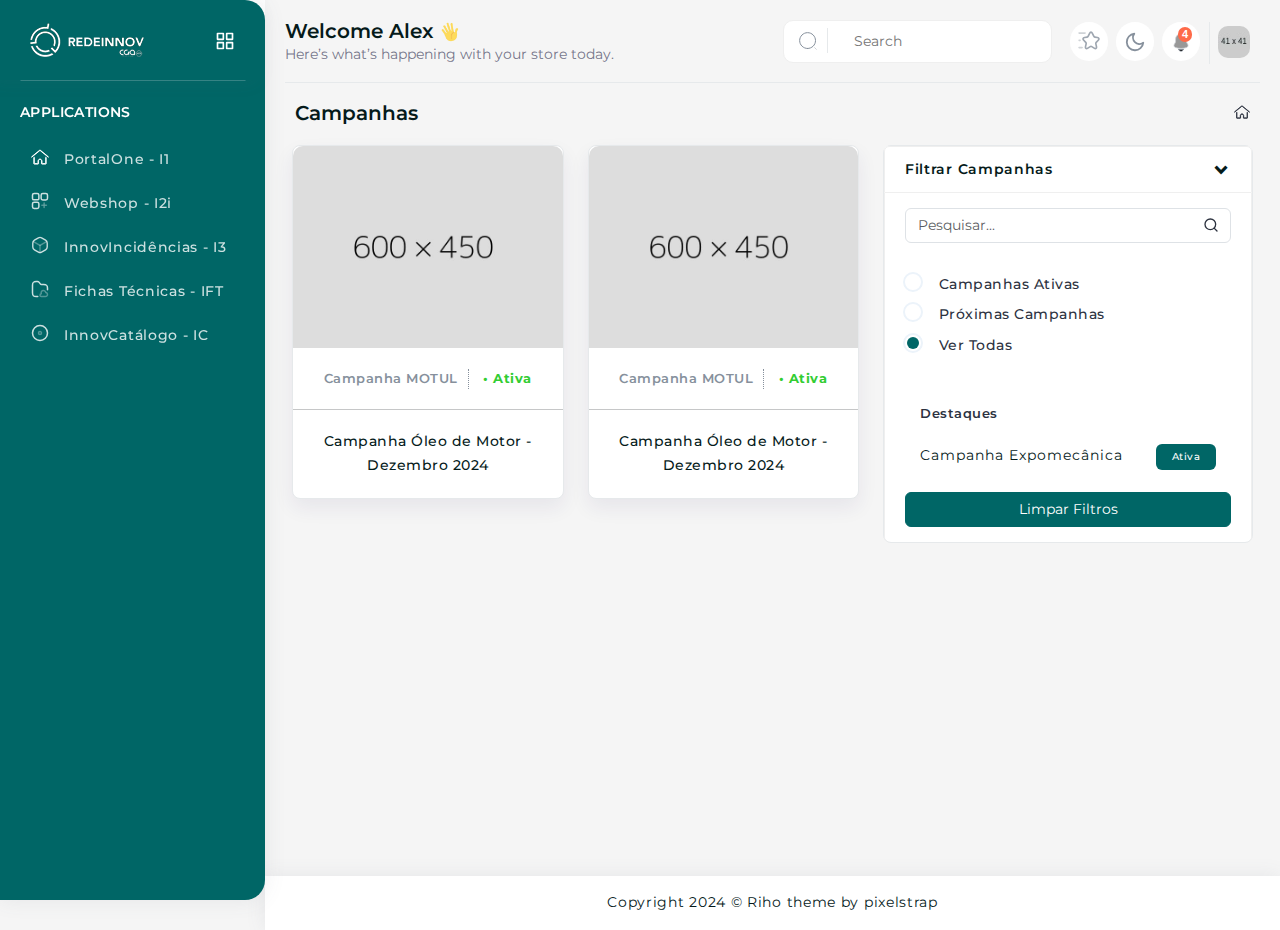
<file: template/campanhas.html>
<!DOCTYPE html>
<html lang="en">
	<head>
		<meta http-equiv="Content-Type" content="text/html; charset=UTF-8" />
		<meta http-equiv="X-UA-Compatible" content="IE=edge" />
		<meta name="viewport" content="width=device-width, initial-scale=1.0" />
		<meta name="description" content="Riho admin is super flexible, powerful, clean &amp; modern responsive bootstrap 5 admin template with unlimited possibilities." />
		<meta name="keywords" content="admin template, Riho admin template, dashboard template, flat admin template, responsive admin template, web app" />
		<meta name="author" content="pixelstrap" />
		<link rel="icon" href="../assets/images/favicon.png" type="image/x-icon" />
		<link rel="shortcut icon" href="../assets/images/favicon.png" type="image/x-icon" />
		<title>Riho - Premium Admin Template</title>
		<!-- Google font-->
		<link rel="preconnect" href="https://fonts.googleapis.com" />
		<link rel="preconnect" href="https://fonts.gstatic.com" crossorigin="" />
		<link href="https://fonts.googleapis.com/css2?family=Montserrat:wght@200;300;400;500;600;700;800&amp;display=swap" rel="stylesheet" />
		<link rel="stylesheet" type="text/css" href="../assets/css/font-awesome.css" />
		<!-- ico-font-->
		<link rel="stylesheet" type="text/css" href="../assets/css/vendors/icofont.css" />
		<!-- Themify icon-->
		<link rel="stylesheet" type="text/css" href="../assets/css/vendors/themify.css" />
		<!-- Flag icon-->
		<link rel="stylesheet" type="text/css" href="../assets/css/vendors/flag-icon.css" />
		<!-- Feather icon-->
		<link rel="stylesheet" type="text/css" href="../assets/css/vendors/feather-icon.css" />
		<!-- Plugins css start-->
		<link rel="stylesheet" type="text/css" href="../assets/css/vendors/slick.css" />
		<link rel="stylesheet" type="text/css" href="../assets/css/vendors/slick-theme.css" />
		<link rel="stylesheet" type="text/css" href="../assets/css/vendors/scrollbar.css" />
		<link rel="stylesheet" type="text/css" href="../assets/css/vendors/animate.css" />
		<!-- Plugins css Ends-->
		<!-- Bootstrap css-->
		<link rel="stylesheet" type="text/css" href="../assets/css/vendors/bootstrap.css" />
		<!-- App css-->
		<link rel="stylesheet" type="text/css" href="../assets/css/style.css" />
		<link id="color" rel="stylesheet" href="../assets/css/color-1.css" media="screen" />
		<!-- Responsive css-->
		<link rel="stylesheet" type="text/css" href="../assets/css/responsive.css" />
	</head>
	<body>
		<!-- loader starts-->
		<div class="loader-wrapper">
			<div class="loader">
				<div class="loader4"></div>
			</div>
		</div>
		<!-- loader ends-->
		<!-- tap on top starts-->
		<div class="tap-top"><i data-feather="chevrons-up"></i></div>
		<!-- tap on tap ends-->
		<!-- page-wrapper Start-->
		<div class="page-wrapper compact-wrapper" id="pageWrapper">
			<!-- Page Header Start-->
			<div class="page-header">
				<div class="header-wrapper row m-0">
					<form class="form-inline search-full col" action="#" method="get">
						<div class="form-group w-100">
							<div class="Typeahead Typeahead--twitterUsers">
								<div class="u-posRelative">
									<input class="demo-input Typeahead-input form-control-plaintext w-100" type="text" placeholder="Search Riho .." name="q" title="" autofocus />
									<div class="spinner-border Typeahead-spinner" role="status"><span class="sr-only">Loading... </span></div>
									<i class="close-search" data-feather="x"></i>
								</div>
								<div class="Typeahead-menu"></div>
							</div>
						</div>
					</form>
					<div class="header-logo-wrapper col-auto p-0">
						<div class="logo-wrapper">
							<a href="index.html"
								><img class="img-fluid for-light" src="../assets/images/logo/logo_dark.png" alt="logo-light" /><img class="img-fluid for-dark" src="../assets/images/logo/logo.png" alt="logo-dark"
							/></a>
						</div>
						<div class="toggle-sidebar"><i class="status_toggle middle sidebar-toggle" data-feather="align-center"></i></div>
					</div>
					<div class="left-header col-xxl-5 col-xl-6 col-lg-5 col-md-4 col-sm-3 p-0">
						<div>
							<a class="toggle-sidebar" href="#"> <i class="iconly-Category icli"> </i></a>
							<div class="d-flex align-items-center gap-2">
								<h4 class="f-w-600">Welcome Alex</h4>
								<img class="mt-0" src="../assets/images/hand.gif" alt="hand-gif" />
							</div>
						</div>
						<div class="welcome-content d-xl-block d-none"><span class="text-truncate col-12">Here’s what’s happening with your store today. </span></div>
					</div>
					<div class="nav-right col-xxl-7 col-xl-6 col-md-7 col-8 pull-right right-header p-0 ms-auto">
						<ul class="nav-menus">
							<li class="d-md-block d-none">
								<div class="form search-form mb-0">
									<div class="input-group">
										<span class="input-icon">
											<svg>
												<use href="../assets/svg/icon-sprite.svg#search-header"></use>
											</svg>
											<input class="w-100" type="search" placeholder="Search"
										/></span>
									</div>
								</div>
							</li>
							<li class="d-md-none d-block">
								<div class="form search-form mb-0">
									<div class="input-group">
										<span class="input-show">
											<svg id="searchIcon">
												<use href="../assets/svg/icon-sprite.svg#search-header"></use>
											</svg>
											<div id="searchInput">
												<input type="search" placeholder="Search" /></div
										></span>
									</div>
								</div>
							</li>
							<li class="onhover-dropdown">
								<svg>
									<use href="../assets/svg/icon-sprite.svg#star"></use>
								</svg>
								<div class="onhover-show-div bookmark-flip">
									<div class="flip-card">
										<div class="flip-card-inner">
											<div class="front">
												<h6 class="f-18 mb-0 dropdown-title">Bookmark</h6>
												<ul class="bookmark-dropdown">
													<li>
														<div class="row">
															<div class="col-4 text-center">
																<div class="bookmark-content">
																	<div class="bookmark-icon"><i data-feather="file-text"></i></div>
																	<span>Forms</span>
																</div>
															</div>
															<div class="col-4 text-center">
																<div class="bookmark-content">
																	<div class="bookmark-icon"><i data-feather="user"></i></div>
																	<span>Profile</span>
																</div>
															</div>
															<div class="col-4 text-center">
																<div class="bookmark-content">
																	<div class="bookmark-icon"><i data-feather="server"></i></div>
																	<span>Tables</span>
																</div>
															</div>
														</div>
													</li>
													<li class="text-center"><a class="flip-btn f-w-700" id="flip-btn" href="javascript:void(0)">Add New Bookmark</a></li>
												</ul>
											</div>
											<div class="back">
												<ul>
													<li>
														<div class="bookmark-dropdown flip-back-content">
															<input type="text" placeholder="search..." />
														</div>
													</li>
													<li><a class="f-w-700 d-block flip-back" id="flip-back" href="javascript:void(0)">Back</a></li>
												</ul>
											</div>
										</div>
									</div>
								</div>
							</li>
							<li>
								<div class="mode"><i class="moon" data-feather="moon"> </i></div>
							</li>
							<li class="onhover-dropdown notification-down">
								<div class="notification-box">
									<svg>
										<use href="../assets/svg/icon-sprite.svg#notification-header"></use>
									</svg>
									<span class="badge rounded-pill badge-secondary">4 </span>
								</div>
								<div class="onhover-show-div notification-dropdown">
									<div class="card mb-0">
										<div class="card-header">
											<div class="common-space">
												<h4 class="text-start f-w-600">Notitications</h4>
												<div><span>4 New</span></div>
											</div>
										</div>
										<div class="card-body">
											<div class="notitications-bar">
												<ul class="nav nav-pills nav-primary p-0" id="pills-tab" role="tablist">
													<li class="nav-item p-0">
														<a class="nav-link active" id="pills-aboutus-tab" data-bs-toggle="pill" href="#pills-aboutus" role="tab" aria-controls="pills-aboutus" aria-selected="true">All(3)</a>
													</li>
													<li class="nav-item p-0">
														<a class="nav-link" id="pills-blog-tab" data-bs-toggle="pill" href="#pills-blog" role="tab" aria-controls="pills-blog" aria-selected="false"> Messages</a>
													</li>
													<li class="nav-item p-0">
														<a class="nav-link" id="pills-contactus-tab" data-bs-toggle="pill" href="#pills-contactus" role="tab" aria-controls="pills-contactus" aria-selected="false"> Cart </a>
													</li>
												</ul>
												<div class="tab-content" id="pills-tabContent">
													<div class="tab-pane fade show active" id="pills-aboutus" role="tabpanel" aria-labelledby="pills-aboutus-tab">
														<div class="user-message">
															<div class="cart-dropdown notification-all">
																<ul>
																	<li class="pr-0 pl-0 pb-3 pt-3">
																		<div class="media">
																			<img class="img-fluid b-r-5 me-3 img-60" src="../assets/images/other-images/receiver-img.jpg" alt="" />
																			<div class="media-body">
																				<a class="f-light f-w-500" href="../template/product.html">Men Blue T-Shirt</a>
																				<div class="qty-box">
																					<div class="input-group">
																						<span class="input-group-prepend"> <button class="btn quantity-left-minus" type="button" data-type="minus" data-field="">-</button></span>
																						<input class="form-control input-number" type="text" name="quantity" value="1" /><span class="input-group-prepend">
																							<button class="btn quantity-right-plus" type="button" data-type="plus" data-field="">+</button></span
																						>
																					</div>
																				</div>
																				<h6 class="font-primary">$695.00</h6>
																			</div>
																			<div class="close-circle">
																				<a class="bg-danger" href="#"><i data-feather="x"></i></a>
																			</div>
																		</div>
																	</li>
																</ul>
															</div>
															<ul>
																<li>
																	<div class="user-alerts">
																		<img class="user-image rounded-circle img-fluid me-2" src="../assets/images/dashboard/user/5.jpg" alt="user" />
																		<div class="user-name">
																			<div>
																				<h6><a class="f-w-500 f-14" href="../template/user-profile.html">Floyd Miles</a></h6>
																				<span class="f-light f-w-500 f-12">Sir, Can i remove part in des...</span>
																			</div>
																			<div>
																				<svg>
																					<use href="../assets/svg/icon-sprite.svg#more-vertical"></use>
																				</svg>
																			</div>
																		</div>
																	</div>
																</li>
																<li>
																	<div class="user-alerts">
																		<img class="user-image rounded-circle img-fluid me-2" src="../assets/images/dashboard/user/6.jpg" alt="user" />
																		<div class="user-name">
																			<div>
																				<h6><a class="f-w-500 f-14" href="../template/user-profile.html">Dianne Russell</a></h6>
																				<span class="f-light f-w-500 f-12">So, what is my next work ?</span>
																			</div>
																			<div>
																				<svg>
																					<use href="../assets/svg/icon-sprite.svg#more-vertical"></use>
																				</svg>
																			</div>
																		</div>
																	</div>
																</li>
															</ul>
														</div>
													</div>
													<div class="tab-pane fade" id="pills-blog" role="tabpanel" aria-labelledby="pills-blog-tab">
														<div class="notification-card">
															<ul>
																<li class="notification d-flex w-100 justify-content-between align-items-center">
																	<div class="d-flex w-100 notification-data justify-content-center align-items-center gap-2">
																		<div class="user-alerts flex-shrink-0"><img class="rounded-circle img-fluid img-40" src="../assets/images/dashboard/user/3.jpg" alt="user" /></div>
																		<div class="flex-grow-1">
																			<div class="common-space user-id w-100">
																				<div class="common-space w-100"><a class="f-w-500 f-12" href="../template/private-chat.html">Robert D. Hambly</a></div>
																			</div>
																			<div><span class="f-w-500 f-light f-12">Hello Miss...😊</span></div>
																		</div>
																		<span class="f-light f-w-500 f-12">44 sec</span>
																	</div>
																</li>
																<li class="notification d-flex w-100 justify-content-between align-items-center">
																	<div class="d-flex w-100 notification-data justify-content-center align-items-center gap-2">
																		<div class="user-alerts flex-shrink-0"><img class="rounded-circle img-fluid img-40" src="../assets/images/dashboard/user/7.jpg" alt="user" /></div>
																		<div class="flex-grow-1">
																			<div class="common-space user-id w-100">
																				<div class="common-space w-100"><a class="f-w-500 f-12" href="../template/private-chat.html">Courtney C. Strang</a></div>
																			</div>
																			<div><span class="f-w-500 f-light f-12">Wishing You a Happy Birthday Dear.. 🥳🎊</span></div>
																		</div>
																		<span class="f-light f-w-500 f-12">52 min</span>
																	</div>
																</li>
																<li class="notification d-flex w-100 justify-content-between align-items-center">
																	<div class="d-flex w-100 notification-data justify-content-center align-items-center gap-2">
																		<div class="user-alerts flex-shrink-0"><img class="rounded-circle img-fluid img-40" src="../assets/images/dashboard/user/5.jpg" alt="user" /></div>
																		<div class="flex-grow-1">
																			<div class="common-space user-id w-100">
																				<div class="common-space w-100"><a class="f-w-500 f-12" href="../template/private-chat.html">Raye T. Sipes</a></div>
																			</div>
																			<div><span class="f-w-500 f-light f-12">Hello Dear!! This Theme Is Very beautiful</span></div>
																		</div>
																		<span class="f-light f-w-500 f-12">48 min</span>
																	</div>
																</li>
																<li class="notification d-flex w-100 justify-content-between align-items-center">
																	<div class="d-flex w-100 notification-data justify-content-center align-items-center gap-2">
																		<div class="user-alerts flex-shrink-0"><img class="rounded-circle img-fluid img-40" src="../assets/images/dashboard/user/6.jpg" alt="user" /></div>
																		<div class="flex-grow-1">
																			<div class="common-space user-id w-100">
																				<div class="common-space w-100"><a class="f-w-500 f-12" href="../template/private-chat.html">Henry S. Miller</a></div>
																			</div>
																			<div><span class="f-w-500 f-light f-12">You’re older today than yesterday, happy birthday!</span></div>
																		</div>
																		<span class="f-light f-w-500 f-12">3 min</span>
																	</div>
																</li>
															</ul>
														</div>
													</div>
													<div class="tab-pane fade" id="pills-contactus" role="tabpanel" aria-labelledby="pills-contactus-tab">
														<div class="cart-dropdown mt-4">
															<ul>
																<li class="pr-0 pl-0 pb-3">
																	<div class="media">
																		<img class="img-fluid b-r-5 me-3 img-60" src="../assets/images/other-images/cart-img.jpg" alt="" />
																		<div class="media-body">
																			<a class="f-light f-w-500" href="../template/product.html">Furniture Chair for Home</a>
																			<div class="qty-box">
																				<div class="input-group">
																					<span class="input-group-prepend"> <button class="btn quantity-left-minus" type="button" data-type="minus" data-field="">-</button></span>
																					<input class="form-control input-number" type="text" name="quantity" value="1" /><span class="input-group-prepend">
																						<button class="btn quantity-right-plus" type="button" data-type="plus" data-field="">+</button></span
																					>
																				</div>
																			</div>
																			<h6 class="font-primary">$500</h6>
																		</div>
																		<div class="close-circle">
																			<a class="bg-danger" href="#"><i data-feather="x"></i></a>
																		</div>
																	</div>
																</li>
																<li class="pr-0 pl-0 pb-3 pt-3">
																	<div class="media">
																		<img class="img-fluid b-r-5 me-3 img-60" src="../assets/images/other-images/receiver-img.jpg" alt="" />
																		<div class="media-body">
																			<a class="f-light f-w-500" href="../template/product.html">Men Cotton Blend Blue T-Shirt</a>
																			<div class="qty-box">
																				<div class="input-group">
																					<span class="input-group-prepend"> <button class="btn quantity-left-minus" type="button" data-type="minus" data-field="">-</button></span>
																					<input class="form-control input-number" type="text" name="quantity" value="1" /><span class="input-group-prepend">
																						<button class="btn quantity-right-plus" type="button" data-type="plus" data-field="">+</button></span
																					>
																				</div>
																			</div>
																			<h6 class="font-primary">$695.00</h6>
																		</div>
																		<div class="close-circle">
																			<a class="bg-danger" href="#"><i data-feather="x"></i></a>
																		</div>
																	</div>
																</li>
																<li class="mb-3 total">
																	<a href="../template/checkout.html">
																		<h6 class="mb-0">Order Total :<span class="f-right">$1195.00 </span></h6></a
																	>
																</li>
															</ul>
														</div>
													</div>
													<div class="card-footer pb-0 pr-0 pl-0">
														<div class="text-center">
															<a class="f-w-700" href="private-chat.html"> <button class="btn btn-primary" type="button" title="btn btn-primary">Check all</button></a>
														</div>
													</div>
												</div>
											</div>
										</div>
									</div>
								</div>
							</li>
							<li class="profile-nav onhover-dropdown">
								<div class="media profile-media">
									<img class="b-r-10" src="../assets/images/dashboard/profile.png" alt="" />
									<div class="media-body d-xxl-block d-none box-col-none">
										<div class="d-flex align-items-center gap-2"><span>Alex Mora </span><i class="middle fa fa-angle-down"> </i></div>
										<p class="mb-0 font-roboto">Admin</p>
									</div>
								</div>
								<ul class="profile-dropdown onhover-show-div">
									<li>
										<a href="user-profile.html"><i data-feather="user"></i><span>My Profile</span></a>
									</li>
									<li>
										<a href="letter-box.html"><i data-feather="mail"></i><span>Inbox</span></a>
									</li>
									<li>
										<a href="edit-profile.html"> <i data-feather="settings"></i><span>Settings</span></a>
									</li>
									<li><a class="btn btn-pill btn-outline-primary btn-sm" href="login.html">Log Out</a></li>
								</ul>
							</li>
						</ul>
					</div>
					<script class="result-template" type="text/x-handlebars-template">
						<div class='ProfileCard u-cf'>
							<div class='ProfileCard-avatar'><svg
									xmlns='http://www.w3.org/2000/svg'
									width='24'
									height='24'
									viewBox='0 0 24 24'
									fill='none'
									stroke='currentColor'
									stroke-width='2'
									stroke-linecap='round'
									stroke-linejoin='round'
									class='feather feather-airplay m-0'
								><path d='M5 17H4a2 2 0 0 1-2-2V5a2 2 0 0 1 2-2h16a2 2 0 0 1 2 2v10a2 2 0 0 1-2 2h-1'></path><polygon points='12 15 17 21 7 21 12 15'></polygon></svg></div>
							<div class='ProfileCard-details'>
								<div class='ProfileCard-realName'>{{name}}</div>
							</div>
						</div>
					</script>
					<script class="empty-template" type="text/x-handlebars-template">
						<div class='EmptyMessage'>Your search turned up 0 results. This most likely means the backend is down, yikes!</div>
					</script>
				</div>
			</div>
			<!-- Page Header Ends                              -->
			<!-- Page Body Start-->
			<div class="page-body-wrapper">
				<!-- Page Sidebar Start-->
				<div class="sidebar-wrapper" data-layout="stroke-svg">
					<div class="logo-wrapper">
						<a href="index.html"><img class="img-fluid" src="../assets/images/logo/logo.png" alt="" /></a>
						<div class="back-btn"><i class="fa fa-angle-left"> </i></div>
						<div class="toggle-sidebar"><i class="status_toggle middle sidebar-toggle" data-feather="grid"> </i></div>
					</div>
					<div class="logo-icon-wrapper">
						<a href="index.html"><img class="img-fluid" src="../assets/images/logo/logo-icon.png" alt="" /></a>
					</div>
					<nav class="sidebar-main">
						<div class="left-arrow" id="left-arrow"><i data-feather="arrow-left"></i></div>
						<div id="sidebar-menu">
							<ul class="sidebar-links" id="simple-bar">
								<li class="back-btn">
									<a href="index.html"><img class="img-fluid" src="../assets/images/logo/logo-icon.png" alt="" /></a>
									<div class="mobile-back text-end"><span>Back </span><i class="fa fa-angle-right ps-2" aria-hidden="true"></i></div>
								</li>
								<li class="pin-title sidebar-main-title">
									<div>
										<h6>Favoritos</h6>
									</div>
								</li>

								<li class="sidebar-main-title">
									<div>
										<h6 class="lan-8">Aplicações</h6>
									</div>
								</li>
								<li class="sidebar-list">
									<i class="fa fa-thumb-tack"></i
									><a class="sidebar-link sidebar-title link-nav" href="#">
										<svg class="stroke-icon">
											<use href="../assets/svg/icon-sprite.svg#stroke-home"></use>
										</svg>
										<svg class="fill-icon">
											<use href="../assets/svg/icon-sprite.svg#fill-home"></use>
										</svg>
										<span>PortalOne - i1</span></a
									>
								</li>
								<li class="sidebar-list">
									<i class="fa fa-thumb-tack"></i
									><a class="sidebar-link sidebar-title link-nav" href="#">
										<svg class="stroke-icon">
											<use href="../assets/svg/icon-sprite.svg#stroke-widget"></use>
										</svg>
										<svg class="fill-icon">
											<use href="../assets/svg/icon-sprite.svg#fill-widget"></use>
										</svg>
										<span>Webshop - i2i</span></a
									>
								</li>
								<li class="sidebar-list">
									<i class="fa fa-thumb-tack"></i
									><a class="sidebar-link sidebar-title link-nav" href="#">
										<svg class="stroke-icon">
											<use href="../assets/svg/icon-sprite.svg#stroke-board"></use>
										</svg>
										<svg class="fill-icon">
											<use href="../assets/svg/icon-sprite.svg#fill-board"></use>
										</svg>
										<span>InnovIncidências - i3</span></a
									>
								</li>
								<li class="sidebar-list">
									<i class="fa fa-thumb-tack"></i
									><a class="sidebar-link sidebar-title link-nav" href="#">
										<svg class="stroke-icon">
											<use href="../assets/svg/icon-sprite.svg#stroke-file"></use>
										</svg>
										<svg class="fill-icon">
											<use href="../assets/svg/icon-sprite.svg#fill-file"></use>
										</svg>
										<span>Fichas Técnicas - iFT</span>
									</a>
								</li>
								<li class="sidebar-list">
									<i class="fa fa-thumb-tack"></i>
									<a class="sidebar-link sidebar-title link-nav" href="#">
										<svg class="stroke-icon">
											<use href="../assets/svg/icon-sprite.svg#stroke-project"></use>
										</svg>
										<svg class="fill-icon">
											<use href="../assets/svg/icon-sprite.svg#fill-project"></use>
										</svg>
										<span>InnovCatálogo - iC</span>
									</a>
								</li>
							</ul>
							<div class="right-arrow" id="right-arrow"><i data-feather="arrow-right"></i></div>
						</div>
					</nav>
				</div>
				<!-- Page Sidebar Ends-->
				<div class="page-body">
					<div class="container-fluid">
						<div class="page-title">
							<div class="row">
								<div class="col-6">
									<h4>Campanhas</h4>
								</div>
								<div class="col-6">
									<ol class="breadcrumb">
										<li class="breadcrumb-item">
											<a href="index.html">
												<svg class="stroke-icon">
													<use href="../assets/svg/icon-sprite.svg#stroke-home"></use>
												</svg>
											</a>
										</li>
									</ol>
								</div>
							</div>
						</div>
					</div>
					<!-- Container-fluid starts-->
					<div class="container-fluid">
						<div class="row">
							<div class="col-xl-9 xl-60 order-xl-0 order-1 box-col-12">
								<div class="row" id="idcampanha">
									<div class="col-xl-4 xl-50 col-sm-6 box-col-6">
										<div class="card">
											<div class="blog-box blog-grid text-center product-box">
												<div class="product-img">
													<img id="imagem" class="img-fluid top-radius-blog" src="../assets/images/faq/3.jpg" alt="" />
													<div class="product-hover">
														<ul>
															<!-- Ao carregar neste icone deve abrir um link numa nova página-->
															<li><i class="icon-link"></i></li>
														</ul>
													</div>
												</div>
												<div class="blog-details-main">
													<ul class="blog-social">
														<li id="titulo" style="font-weight: 600">Campanha MOTUL</li>
														<li id="estado" style="font-weight: 700; color: limegreen">&#x2022; Ativa</li>
													</ul>
													<hr />
													<h6 id="descricao" class="blog-bottom-details">Campanha Óleo de Motor - Dezembro 2024</h6>
												</div>
											</div>
										</div>
									</div>
									<div id="idcampanha" class="col-xl-4 xl-50 col-sm-6 box-col-6">
										<div class="card">
											<div class="blog-box blog-grid text-center product-box">
												<div class="product-img">
													<img id="imagem" class="img-fluid top-radius-blog" src="../assets/images/faq/3.jpg" alt="" />
													<div class="product-hover">
														<ul>
															<!-- Ao carregar neste icone deve abrir um link numa nova página-->
															<li><i class="icon-link"></i></li>
														</ul>
													</div>
												</div>
												<div class="blog-details-main">
													<ul class="blog-social">
														<li id="titulo" style="font-weight: 600">Campanha MOTUL</li>
														<li id="estado" style="font-weight: 700; color: limegreen">&#x2022; Ativa</li>
													</ul>
													<hr />
													<h6 id="descricao" class="blog-bottom-details">Campanha Óleo de Motor - Dezembro 2024</h6>
												</div>
											</div>
										</div>
									</div>
								</div>
							</div>
							<div class="col-xl-3 xl-40 box-col-12 learning-filter">
								<div class="md-sidebar">
									<a class="btn btn-primary email-aside-toggle md-sidebar-toggle">Filtrar Campanhas</a>
									<div class="md-sidebar-aside job-sidebar">
										<div class="default-according style-1 faq-accordion job-accordion" id="accordionoc">
											<div class="row">
												<div class="col-xl-12">
													<div class="card">
														<div class="card-header">
															<h5 class="mb-0">
																<button class="btn btn-link" data-bs-toggle="collapse" data-bs-target="#collapseicon" aria-expanded="true" aria-controls="collapseicon">Filtrar Campanhas</button>
															</h5>
														</div>
														<div class="collapse show" id="collapseicon" aria-labelledby="collapseicon" data-bs-parent="#accordion">
															<div class="card-body filter-cards-view animate-chk">
																<div class="job-filter">
																	<div class="faq-form"><input id="pesquisa" class="form-control" type="text" placeholder="Pesquisar..." /><i class="search-icon" data-feather="search"></i></div>
																</div>
																<div class="checkbox-animated mt-0">
																	<label style="font-size: 0.875rem" class="d-block" for="ativas">
																		<input class="radio_animated" id="ativas" type="radio" name="rdo-ani" checked="" /> Campanhas Ativas
																	</label>
																	<label style="font-size: 0.875rem" class="d-block" for="proximas">
																		<input class="radio_animated" id="proximas" type="radio" name="rdo-ani" checked="" /> Próximas Campanhas
																	</label>
																	<label style="font-size: 0.875rem" class="d-block" for="todas"> <input class="radio_animated" id="todas" type="radio" name="rdo-ani" checked="" /> Ver Todas </label>
																</div>
																<div class="categories">
																	<div class="learning-header"><span class="f-w-600">Destaques</span></div>
																	<ul>
																		<li><a id="destaquetitulo" href="#">Campanha Expomecânica </a><span id="destaqueestado" class="badge badge-primary pull-right">Ativa</span></li>
																	</ul>
																</div>
																<button id="reset" class="btn btn-primary text-center" type="button">Limpar Filtros</button>
															</div>
														</div>
													</div>
												</div>
											</div>
										</div>
									</div>
								</div>
							</div>
						</div>
					</div>
					<!-- Container-fluid Ends-->
				</div>
				<!-- footer start-->
				<footer class="footer">
					<div class="container-fluid">
						<div class="row">
							<div class="col-md-12 footer-copyright text-center">
								<p class="mb-0">Copyright 2024 © Riho theme by pixelstrap</p>
							</div>
						</div>
					</div>
				</footer>
			</div>
		</div>
		<!-- latest jquery-->
		<script src="../assets/js/jquery.min.js"></script>
		<!-- Bootstrap js-->
		<script src="../assets/js/bootstrap/bootstrap.bundle.min.js"></script>
		<!-- feather icon js-->
		<script src="../assets/js/icons/feather-icon/feather.min.js"></script>
		<script src="../assets/js/icons/feather-icon/feather-icon.js"></script>
		<!-- scrollbar js-->
		<script src="../assets/js/scrollbar/simplebar.js"></script>
		<script src="../assets/js/scrollbar/custom.js"></script>
		<!-- Sidebar jquery-->
		<script src="../assets/js/config.js"></script>
		<!-- Plugins JS start-->
		<script src="../assets/js/sidebar-menu.js"></script>
		<script src="../assets/js/sidebar-pin.js"></script>
		<script src="../assets/js/slick/slick.min.js"></script>
		<script src="../assets/js/slick/slick.js"></script>
		<script src="../assets/js/header-slick.js"></script>
		<!-- calendar js-->
		<!-- Plugins JS Ends-->
		<!-- Theme js-->
		<script src="../assets/js/script.js"></script>
		<script src="../assets/js/campanhas.js"></script>
	</body>
</html>
</file>
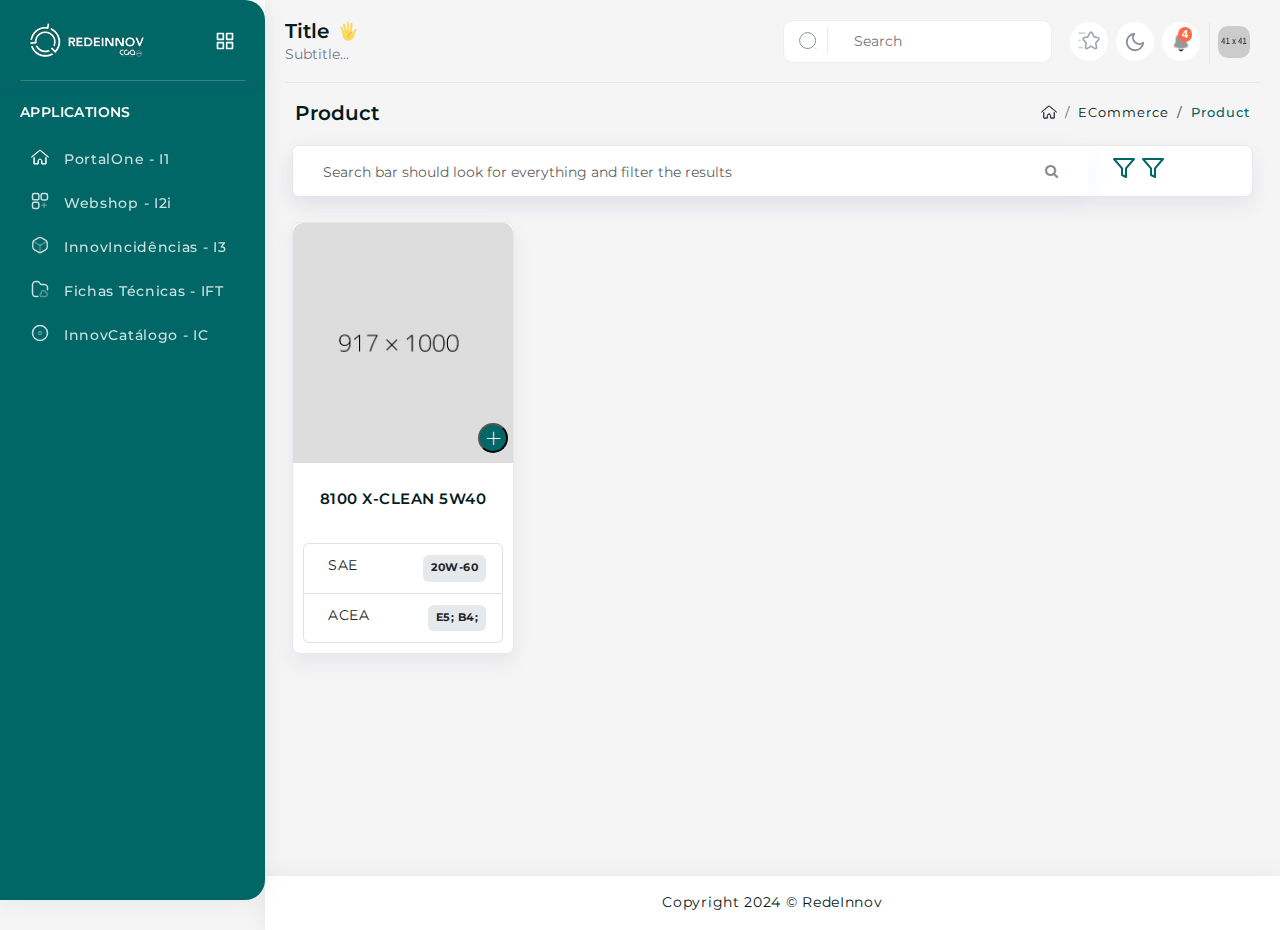
<file: template/catalogo_artigo_listagem.html>
<!DOCTYPE html>
<html lang="en">
	<head>
		<meta http-equiv="Content-Type" content="text/html; charset=UTF-8" />
		<meta http-equiv="X-UA-Compatible" content="IE=edge" />
		<meta name="viewport" content="width=device-width, initial-scale=1.0" />
		<meta name="description" content="Riho admin is super flexible, powerful, clean &amp; modern responsive bootstrap 5 admin template with unlimited possibilities." />
		<meta name="keywords" content="admin template, Riho admin template, dashboard template, flat admin template, responsive admin template, web app" />
		<meta name="author" content="pixelstrap" />
		<link rel="icon" href="../assets/images/favicon.png" type="image/x-icon" />
		<link rel="shortcut icon" href="../assets/images/favicon.png" type="image/x-icon" />
		<title>Riho - Premium Admin Template</title>
		<!-- Google font-->
		<link rel="preconnect" href="https://fonts.googleapis.com" />
		<link rel="preconnect" href="https://fonts.gstatic.com" crossorigin="" />
		<link href="https://fonts.googleapis.com/css2?family=Montserrat:wght@200;300;400;500;600;700;800&amp;display=swap" rel="stylesheet" />
		<link rel="stylesheet" type="text/css" href="../assets/css/font-awesome.css" />
		<!-- ico-font-->
		<link rel="stylesheet" type="text/css" href="../assets/css/vendors/icofont.css" />
		<!-- Themify icon-->
		<link rel="stylesheet" type="text/css" href="../assets/css/vendors/themify.css" />
		<!-- Flag icon-->
		<link rel="stylesheet" type="text/css" href="../assets/css/vendors/flag-icon.css" />
		<!-- Feather icon-->
		<link rel="stylesheet" type="text/css" href="../assets/css/vendors/feather-icon.css" />
		<!-- Plugins css start-->
		<link rel="stylesheet" type="text/css" href="../assets/css/vendors/slick.css" />
		<link rel="stylesheet" type="text/css" href="../assets/css/vendors/slick-theme.css" />
		<link rel="stylesheet" type="text/css" href="../assets/css/vendors/scrollbar.css" />
		<link rel="stylesheet" type="text/css" href="../assets/css/vendors/animate.css" />
		<link rel="stylesheet" type="text/css" href="../assets/css/vendors/echart.css" />
		<link rel="stylesheet" type="text/css" href="../assets/css/vendors/date-picker.css" />
		<!-- Plugins css Ends-->
		<!-- Bootstrap css-->
		<link rel="stylesheet" type="text/css" href="../assets/css/vendors/bootstrap.css" />
		<!-- App css-->
		<link rel="stylesheet" type="text/css" href="../assets/css/style.css" />
		<link id="color" rel="stylesheet" href="../assets/css/color-1.css" media="screen" />
		<!-- Responsive css-->
		<link rel="stylesheet" type="text/css" href="../assets/css/responsive.css" />
	</head>
	<body>
		<!-- loader starts-->
		<div class="loader-wrapper">
			<div class="loader">
				<div class="loader4"></div>
			</div>
		</div>
		<!-- loader ends-->
		<!-- tap on top starts-->
		<div class="tap-top"><i data-feather="chevrons-up"></i></div>
		<!-- tap on tap ends-->
		<!-- page-wrapper Start-->
		<div class="page-wrapper compact-wrapper" id="pageWrapper">
			<!-- Page Header Start-->
			<div class="page-header">
				<div class="header-wrapper row m-0">
					<form class="form-inline search-full col" action="#" method="get">
						<div class="form-group w-100">
							<div class="Typeahead Typeahead--twitterUsers">
								<div class="u-posRelative">
									<input class="demo-input Typeahead-input form-control-plaintext w-100" type="text" placeholder="Search Riho .." name="q" title="" autofocus />
									<div class="spinner-border Typeahead-spinner" role="status"><span class="sr-only">Loading... </span></div>
									<i class="close-search" data-feather="x"></i>
								</div>
								<div class="Typeahead-menu"></div>
							</div>
						</div>
					</form>
					<div class="header-logo-wrapper col-auto p-0">
						<div class="logo-wrapper">
							<a href="index.html"
								><img class="img-fluid for-light" src="../assets/images/logo/logo_dark.png" alt="logo-light" /><img class="img-fluid for-dark" src="../assets/images/logo/logo.png" alt="logo-dark"
							/></a>
						</div>
						<div class="toggle-sidebar"><i class="status_toggle middle sidebar-toggle" data-feather="align-center"></i></div>
					</div>
					<div class="left-header col-xxl-5 col-xl-6 col-lg-5 col-md-4 col-sm-3 p-0">
						<div>
							<a class="toggle-sidebar" href="#"> <i class="iconly-Category icli"> </i></a>
							<div class="d-flex align-items-center gap-2">
								<h4 class="f-w-600">Title</h4>
								<img class="mt-0" src="../assets/images/hand.gif" alt="hand-gif" />
							</div>
						</div>
						<div class="welcome-content d-xl-block d-none"><span class="text-truncate col-12">Subtitle... </span></div>
					</div>
					<div class="nav-right col-xxl-7 col-xl-6 col-md-7 col-8 pull-right right-header p-0 ms-auto">
						<ul class="nav-menus">
							<li class="d-md-block d-none">
								<div class="form search-form mb-0">
									<div class="input-group">
										<span class="input-icon">
											<svg>
												<use href="../assets/svg/icon-sprite.svg#search-header"></use>
											</svg>
											<input class="w-100" type="search" placeholder="Search"
										/></span>
									</div>
								</div>
							</li>
							<li class="d-md-none d-block">
								<div class="form search-form mb-0">
									<div class="input-group">
										<span class="input-show">
											<svg id="searchIcon">
												<use href="../assets/svg/icon-sprite.svg#search-header"></use>
											</svg>
											<div id="searchInput">
												<input type="search" placeholder="Search" /></div
										></span>
									</div>
								</div>
							</li>
							<li class="onhover-dropdown">
								<svg>
									<use href="../assets/svg/icon-sprite.svg#star"></use>
								</svg>
								<div class="onhover-show-div bookmark-flip">
									<div class="flip-card">
										<div class="flip-card-inner">
											<div class="front">
												<h6 class="f-18 mb-0 dropdown-title">Bookmark</h6>
												<ul class="bookmark-dropdown">
													<li>
														<div class="row">
															<div class="col-4 text-center">
																<div class="bookmark-content">
																	<div class="bookmark-icon"><i data-feather="file-text"></i></div>
																	<span>Forms</span>
																</div>
															</div>
															<div class="col-4 text-center">
																<div class="bookmark-content">
																	<div class="bookmark-icon"><i data-feather="user"></i></div>
																	<span>Profile</span>
																</div>
															</div>
															<div class="col-4 text-center">
																<div class="bookmark-content">
																	<div class="bookmark-icon"><i data-feather="server"></i></div>
																	<span>Tables</span>
																</div>
															</div>
														</div>
													</li>
													<li class="text-center"><a class="flip-btn f-w-700" id="flip-btn" href="javascript:void(0)">Add New Bookmark</a></li>
												</ul>
											</div>
											<div class="back">
												<ul>
													<li>
														<div class="bookmark-dropdown flip-back-content">
															<input type="text" placeholder="search..." />
														</div>
													</li>
													<li><a class="f-w-700 d-block flip-back" id="flip-back" href="javascript:void(0)">Back</a></li>
												</ul>
											</div>
										</div>
									</div>
								</div>
							</li>
							<li>
								<div class="mode"><i class="moon" data-feather="moon"> </i></div>
							</li>
							<li class="onhover-dropdown notification-down">
								<div class="notification-box">
									<svg>
										<use href="../assets/svg/icon-sprite.svg#notification-header"></use>
									</svg>
									<span class="badge rounded-pill badge-secondary">4 </span>
								</div>
								<div class="onhover-show-div notification-dropdown">
									<div class="card mb-0">
										<div class="card-header">
											<div class="common-space">
												<h4 class="text-start f-w-600">Notitications</h4>
												<div><span>4 New</span></div>
											</div>
										</div>
										<div class="card-body">
											<div class="notitications-bar">
												<ul class="nav nav-pills nav-primary p-0" id="pills-tab" role="tablist">
													<li class="nav-item p-0">
														<a class="nav-link active" id="pills-aboutus-tab" data-bs-toggle="pill" href="#pills-aboutus" role="tab" aria-controls="pills-aboutus" aria-selected="true">All(3)</a>
													</li>
													<li class="nav-item p-0">
														<a class="nav-link" id="pills-blog-tab" data-bs-toggle="pill" href="#pills-blog" role="tab" aria-controls="pills-blog" aria-selected="false"> Messages</a>
													</li>
													<li class="nav-item p-0">
														<a class="nav-link" id="pills-contactus-tab" data-bs-toggle="pill" href="#pills-contactus" role="tab" aria-controls="pills-contactus" aria-selected="false"> Cart </a>
													</li>
												</ul>
												<div class="tab-content" id="pills-tabContent">
													<div class="tab-pane fade show active" id="pills-aboutus" role="tabpanel" aria-labelledby="pills-aboutus-tab">
														<div class="user-message">
															<div class="cart-dropdown notification-all">
																<ul>
																	<li class="pr-0 pl-0 pb-3 pt-3">
																		<div class="media">
																			<img class="img-fluid b-r-5 me-3 img-60" src="../assets/images/other-images/receiver-img.jpg" alt="" />
																			<div class="media-body">
																				<a class="f-light f-w-500" href="../template/product.html">Men Blue T-Shirt</a>
																				<div class="qty-box">
																					<div class="input-group">
																						<span class="input-group-prepend"> <button class="btn quantity-left-minus" type="button" data-type="minus" data-field="">-</button></span>
																						<input class="form-control input-number" type="text" name="quantity" value="1" /><span class="input-group-prepend">
																							<button class="btn quantity-right-plus" type="button" data-type="plus" data-field="">+</button></span
																						>
																					</div>
																				</div>
																				<h6 class="font-primary">$695.00</h6>
																			</div>
																			<div class="close-circle">
																				<a class="bg-danger" href="#"><i data-feather="x"></i></a>
																			</div>
																		</div>
																	</li>
																</ul>
															</div>
															<ul>
																<li>
																	<div class="user-alerts">
																		<img class="user-image rounded-circle img-fluid me-2" src="../assets/images/dashboard/user/5.jpg" alt="user" />
																		<div class="user-name">
																			<div>
																				<h6><a class="f-w-500 f-14" href="../template/user-profile.html">Floyd Miles</a></h6>
																				<span class="f-light f-w-500 f-12">Sir, Can i remove part in des...</span>
																			</div>
																			<div>
																				<svg>
																					<use href="../assets/svg/icon-sprite.svg#more-vertical"></use>
																				</svg>
																			</div>
																		</div>
																	</div>
																</li>
																<li>
																	<div class="user-alerts">
																		<img class="user-image rounded-circle img-fluid me-2" src="../assets/images/dashboard/user/6.jpg" alt="user" />
																		<div class="user-name">
																			<div>
																				<h6><a class="f-w-500 f-14" href="../template/user-profile.html">Dianne Russell</a></h6>
																				<span class="f-light f-w-500 f-12">So, what is my next work ?</span>
																			</div>
																			<div>
																				<svg>
																					<use href="../assets/svg/icon-sprite.svg#more-vertical"></use>
																				</svg>
																			</div>
																		</div>
																	</div>
																</li>
															</ul>
														</div>
													</div>
													<div class="tab-pane fade" id="pills-blog" role="tabpanel" aria-labelledby="pills-blog-tab">
														<div class="notification-card">
															<ul>
																<li class="notification d-flex w-100 justify-content-between align-items-center">
																	<div class="d-flex w-100 notification-data justify-content-center align-items-center gap-2">
																		<div class="user-alerts flex-shrink-0"><img class="rounded-circle img-fluid img-40" src="../assets/images/dashboard/user/3.jpg" alt="user" /></div>
																		<div class="flex-grow-1">
																			<div class="common-space user-id w-100">
																				<div class="common-space w-100"><a class="f-w-500 f-12" href="../template/private-chat.html">Robert D. Hambly</a></div>
																			</div>
																			<div><span class="f-w-500 f-light f-12">Hello Miss...😊</span></div>
																		</div>
																		<span class="f-light f-w-500 f-12">44 sec</span>
																	</div>
																</li>
																<li class="notification d-flex w-100 justify-content-between align-items-center">
																	<div class="d-flex w-100 notification-data justify-content-center align-items-center gap-2">
																		<div class="user-alerts flex-shrink-0"><img class="rounded-circle img-fluid img-40" src="../assets/images/dashboard/user/7.jpg" alt="user" /></div>
																		<div class="flex-grow-1">
																			<div class="common-space user-id w-100">
																				<div class="common-space w-100"><a class="f-w-500 f-12" href="../template/private-chat.html">Courtney C. Strang</a></div>
																			</div>
																			<div><span class="f-w-500 f-light f-12">Wishing You a Happy Birthday Dear.. 🥳🎊</span></div>
																		</div>
																		<span class="f-light f-w-500 f-12">52 min</span>
																	</div>
																</li>
																<li class="notification d-flex w-100 justify-content-between align-items-center">
																	<div class="d-flex w-100 notification-data justify-content-center align-items-center gap-2">
																		<div class="user-alerts flex-shrink-0"><img class="rounded-circle img-fluid img-40" src="../assets/images/dashboard/user/5.jpg" alt="user" /></div>
																		<div class="flex-grow-1">
																			<div class="common-space user-id w-100">
																				<div class="common-space w-100"><a class="f-w-500 f-12" href="../template/private-chat.html">Raye T. Sipes</a></div>
																			</div>
																			<div><span class="f-w-500 f-light f-12">Hello Dear!! This Theme Is Very beautiful</span></div>
																		</div>
																		<span class="f-light f-w-500 f-12">48 min</span>
																	</div>
																</li>
																<li class="notification d-flex w-100 justify-content-between align-items-center">
																	<div class="d-flex w-100 notification-data justify-content-center align-items-center gap-2">
																		<div class="user-alerts flex-shrink-0"><img class="rounded-circle img-fluid img-40" src="../assets/images/dashboard/user/6.jpg" alt="user" /></div>
																		<div class="flex-grow-1">
																			<div class="common-space user-id w-100">
																				<div class="common-space w-100"><a class="f-w-500 f-12" href="../template/private-chat.html">Henry S. Miller</a></div>
																			</div>
																			<div><span class="f-w-500 f-light f-12">You’re older today than yesterday, happy birthday!</span></div>
																		</div>
																		<span class="f-light f-w-500 f-12">3 min</span>
																	</div>
																</li>
															</ul>
														</div>
													</div>
													<div class="tab-pane fade" id="pills-contactus" role="tabpanel" aria-labelledby="pills-contactus-tab">
														<div class="cart-dropdown mt-4">
															<ul>
																<li class="pr-0 pl-0 pb-3">
																	<div class="media">
																		<img class="img-fluid b-r-5 me-3 img-60" src="../assets/images/other-images/cart-img.jpg" alt="" />
																		<div class="media-body">
																			<a class="f-light f-w-500" href="../template/product.html">Furniture Chair for Home</a>
																			<div class="qty-box">
																				<div class="input-group">
																					<span class="input-group-prepend"> <button class="btn quantity-left-minus" type="button" data-type="minus" data-field="">-</button></span>
																					<input class="form-control input-number" type="text" name="quantity" value="1" /><span class="input-group-prepend">
																						<button class="btn quantity-right-plus" type="button" data-type="plus" data-field="">+</button></span
																					>
																				</div>
																			</div>
																			<h6 class="font-primary">$500</h6>
																		</div>
																		<div class="close-circle">
																			<a class="bg-danger" href="#"><i data-feather="x"></i></a>
																		</div>
																	</div>
																</li>
																<li class="pr-0 pl-0 pb-3 pt-3">
																	<div class="media">
																		<img class="img-fluid b-r-5 me-3 img-60" src="../assets/images/other-images/receiver-img.jpg" alt="" />
																		<div class="media-body">
																			<a class="f-light f-w-500" href="../template/product.html">Men Cotton Blend Blue T-Shirt</a>
																			<div class="qty-box">
																				<div class="input-group">
																					<span class="input-group-prepend"> <button class="btn quantity-left-minus" type="button" data-type="minus" data-field="">-</button></span>
																					<input class="form-control input-number" type="text" name="quantity" value="1" /><span class="input-group-prepend">
																						<button class="btn quantity-right-plus" type="button" data-type="plus" data-field="">+</button></span
																					>
																				</div>
																			</div>
																			<h6 class="font-primary">$695.00</h6>
																		</div>
																		<div class="close-circle">
																			<a class="bg-danger" href="#"><i data-feather="x"></i></a>
																		</div>
																	</div>
																</li>
																<li class="mb-3 total">
																	<a href="../template/checkout.html">
																		<h6 class="mb-0">Order Total :<span class="f-right">$1195.00 </span></h6></a
																	>
																</li>
															</ul>
														</div>
													</div>
													<div class="card-footer pb-0 pr-0 pl-0">
														<div class="text-center">
															<a class="f-w-700" href="private-chat.html"> <button class="btn btn-primary" type="button" title="btn btn-primary">Check all</button></a>
														</div>
													</div>
												</div>
											</div>
										</div>
									</div>
								</div>
							</li>
							<li class="profile-nav onhover-dropdown">
								<div class="media profile-media">
									<img class="b-r-10" src="../assets/images/dashboard/profile.png" alt="" />
									<div class="media-body d-xxl-block d-none box-col-none">
										<div class="d-flex align-items-center gap-2"><span>Utilizador </span><i class="middle fa fa-angle-down"> </i></div>
										<p class="mb-0 font-roboto">Cargo</p>
									</div>
								</div>
								<ul class="profile-dropdown onhover-show-div">
									<li>
										<a href="user-profile.html"><i data-feather="user"></i><span>My Profile</span></a>
									</li>
									<li>
										<a href="letter-box.html"><i data-feather="mail"></i><span>Inbox</span></a>
									</li>
									<li>
										<a href="edit-profile.html"> <i data-feather="settings"></i><span>Settings</span></a>
									</li>
									<li><a class="btn btn-pill btn-outline-primary btn-sm" href="login.html">Log Out</a></li>
								</ul>
							</li>
						</ul>
					</div>
					<script class="result-template" type="text/x-handlebars-template">
						<div class='ProfileCard u-cf'>
							<div class='ProfileCard-avatar'><svg
									xmlns='http://www.w3.org/2000/svg'
									width='24'
									height='24'
									viewBox='0 0 24 24'
									fill='none'
									stroke='currentColor'
									stroke-width='2'
									stroke-linecap='round'
									stroke-linejoin='round'
									class='feather feather-airplay m-0'
								><path d='M5 17H4a2 2 0 0 1-2-2V5a2 2 0 0 1 2-2h16a2 2 0 0 1 2 2v10a2 2 0 0 1-2 2h-1'></path><polygon points='12 15 17 21 7 21 12 15'></polygon></svg></div>
							<div class='ProfileCard-details'>
								<div class='ProfileCard-realName'>{{name}}</div>
							</div>
						</div>
					</script>
					<script class="empty-template" type="text/x-handlebars-template">
						<div class='EmptyMessage'>Your search turned up 0 results. This most likely means the backend is down, yikes!</div>
					</script>
				</div>
			</div>
			<!-- Page Header Ends                              -->
			<!-- Page Body Start-->
			<div class="page-body-wrapper">
				<!-- Page Sidebar Start-->
				<div class="sidebar-wrapper" data-layout="stroke-svg">
					<div class="logo-wrapper">
						<a href="index.html"><img class="img-fluid" src="../assets/images/logo/logo.png" alt="" /></a>
						<div class="back-btn"><i class="fa fa-angle-left"> </i></div>
						<div class="toggle-sidebar"><i class="status_toggle middle sidebar-toggle" data-feather="grid"> </i></div>
					</div>
					<div class="logo-icon-wrapper">
						<a href="index.html"><img class="img-fluid" src="../assets/images/logo/logo-icon.png" alt="" /></a>
					</div>
					<nav class="sidebar-main">
						<div class="left-arrow" id="left-arrow"><i data-feather="arrow-left"></i></div>
						<div id="sidebar-menu">
							<ul class="sidebar-links" id="simple-bar">
								<li class="back-btn">
									<a href="index.html"><img class="img-fluid" src="../assets/images/logo/logo-icon.png" alt="" /></a>
									<div class="mobile-back text-end"><span>Back </span><i class="fa fa-angle-right ps-2" aria-hidden="true"></i></div>
								</li>
								<li class="pin-title sidebar-main-title">
									<div>
										<h6>Favoritos</h6>
									</div>
								</li>

								<li class="sidebar-main-title">
									<div>
										<h6 class="lan-8">Aplicações</h6>
									</div>
								</li>
								<li class="sidebar-list">
									<i class="fa fa-thumb-tack"></i
									><a class="sidebar-link sidebar-title link-nav" href="#">
										<svg class="stroke-icon">
											<use href="../assets/svg/icon-sprite.svg#stroke-home"></use>
										</svg>
										<svg class="fill-icon">
											<use href="../assets/svg/icon-sprite.svg#fill-home"></use>
										</svg>
										<span>PortalOne - i1</span></a
									>
								</li>
								<li class="sidebar-list">
									<i class="fa fa-thumb-tack"></i
									><a class="sidebar-link sidebar-title link-nav" href="#">
										<svg class="stroke-icon">
											<use href="../assets/svg/icon-sprite.svg#stroke-widget"></use>
										</svg>
										<svg class="fill-icon">
											<use href="../assets/svg/icon-sprite.svg#fill-widget"></use>
										</svg>
										<span>Webshop - i2i</span></a
									>
								</li>
								<li class="sidebar-list">
									<i class="fa fa-thumb-tack"></i
									><a class="sidebar-link sidebar-title link-nav" href="#">
										<svg class="stroke-icon">
											<use href="../assets/svg/icon-sprite.svg#stroke-board"></use>
										</svg>
										<svg class="fill-icon">
											<use href="../assets/svg/icon-sprite.svg#fill-board"></use>
										</svg>
										<span>InnovIncidências - i3</span></a
									>
								</li>
								<li class="sidebar-list">
									<i class="fa fa-thumb-tack"></i
									><a class="sidebar-link sidebar-title link-nav" href="#">
										<svg class="stroke-icon">
											<use href="../assets/svg/icon-sprite.svg#stroke-file"></use>
										</svg>
										<svg class="fill-icon">
											<use href="../assets/svg/icon-sprite.svg#fill-file"></use>
										</svg>
										<span>Fichas Técnicas - iFT</span></a
									>
								</li>
								<li class="sidebar-list">
									<i class="fa fa-thumb-tack"></i
									><a class="sidebar-link sidebar-title link-nav" href="#">
										<svg class="stroke-icon">
											<use href="../assets/svg/icon-sprite.svg#stroke-project"></use>
										</svg>
										<svg class="fill-icon">
											<use href="../assets/svg/icon-sprite.svg#fill-project"></use>
										</svg>
										<span>InnovCatálogo - iC</span></a
									>
								</li>
							</ul>
							<div class="right-arrow" id="right-arrow"><i data-feather="arrow-right"></i></div>
						</div>
					</nav>
				</div>
				<!-- Page Sidebar Ends-->
				<div class="page-body">
					<div class="container-fluid">
						<div class="page-title">
							<div class="row">
								<div class="col-6">
									<h4>Product</h4>
								</div>
								<div class="col-6">
									<ol class="breadcrumb">
										<li class="breadcrumb-item">
											<a href="index.html">
												<svg class="stroke-icon">
													<use href="../assets/svg/icon-sprite.svg#stroke-home"></use>
												</svg>
											</a>
										</li>
										<li class="breadcrumb-item">ECommerce</li>
										<li class="breadcrumb-item active">Product</li>
									</ol>
								</div>
							</div>
						</div>
					</div>
					<!-- Container-fluid starts-->
					<div class="container-fluid product-wrapper">
						<div class="product-grid">
							<div class="row">
								<div class="col-sm-12">
									<div class="card" style="padding: 0 !important">
										<div class="card-body" style="padding: 0 !important">
											<div class="col-md-12">
												<div class="feature-products row">
													<div class="col-md-10 col-sm-9">
														<form>
															<div class="form-group m-0">
																<input
																	class="form-control"
																	style="margin-bottom: 0 !important"
																	type="search"
																	placeholder="Search bar should look for everything and filter the results"
																	data-original-title=""
																	title=""
																/><i class="fa fa-search"></i>
															</div>
														</form>
													</div>
													<div class="col-md-2 col-sm-9 light-box" style="align-content: center">
														<a data-bs-toggle="collapse" href="#collapseProduct" role="button" aria-expanded="false" aria-controls="collapseProduct"
															><i class="filter-icon show" data-feather="filter"></i><i class="icon-close filter-close hide"></i
														></a>
														<a data-bs-toggle="collapse" href="#collapseProduct" role="button" aria-expanded="false" aria-controls="collapseProduct"
															><i class="icon-close show" data-feather="filter"></i
														></a>
													</div>
												</div>
												<div class="collapse" id="collapseProduct">
													<div class="list-product-body">
														<div class="row row-cols-xl-5 row-cols-lg-4 row-cols-md-3 row-cols-sm-2 row-cols-2 g-3">
															<div class="col">
																<select class="form-select" aria-label="Default select example">
																	<option selected="">Choose Product</option>
																	<option value="1">Apple iphone 13 Pro</option>
																	<option value="2">Wood Chair</option>
																	<option value="3">M185 Compact Wireless Mouse</option>
																</select>
															</div>
															<div class="col">
																<select class="form-select" aria-label="Default select example">
																	<option selected="">Choose Category</option>
																	<option value="1">Furniture</option>
																	<option value="2">Smart Gadgets</option>
																	<option value="3">Electrics</option>
																</select>
															</div>
															<div class="col">
																<select class="form-select" aria-label="Default select example">
																	<option selected="">Choose Sub Category</option>
																	<option value="1">Smart Phones</option>
																	<option value="2">Smart Watches</option>
																	<option value="3">Wireless headphone</option>
																</select>
															</div>
															<div class="col">
																<select class="form-select" aria-label="Default select example">
																	<option selected="">Status</option>
																	<option value="1">Sold Out</option>
																	<option value="2">In Stock</option>
																	<option value="3">Pre Order</option>
																	<option value="4">Limited Stock</option>
																</select>
															</div>
															<div class="col">
																<select class="form-select" aria-label="Default select example">
																	<option selected="">Price</option>
																	<option value="1">56000.00</option>
																	<option value="2">19000.00</option>
																	<option value="3">10000.00</option>
																	<option value="3">15000.00</option>
																	<option value="3">99000.00</option>
																</select>
															</div>
														</div>
													</div>
												</div>
											</div>
										</div>
									</div>
								</div>
							</div>

							<div class="product-wrapper-grid">
								<div class="row">
									<div class="col-xl-3 col-sm-12">
										<div class="card">
											<div class="product-box">
												<div class="product-img">
													<img class="img-fluid" src="../assets/images/ecommerce/01.jpg" alt="" />
												</div>
												<div class="modal fade" id="exampleModalCenter" tabindex="-1" role="dialog" aria-labelledby="exampleModalCenter" aria-hidden="true">
													<div class="modal-dialog modal-lg modal-dialog-centered" role="document">
														<div class="modal-content">
															<div class="modal-header">
																<div class="product-box row align-items-center">
																	<div class="product-img col-lg-6"><img class="img-fluid" src="../assets/images/ecommerce/01.jpg" alt="" /></div>
																	<div class="product-details col-lg-6 text-start">
																		<h4>Woman T-shirt</h4>
																		<div class="product-price">
																			$26.00
																			<del>$350.00 </del>
																		</div>
																		<div class="product-view">
																			<h6 class="f-w-600">Product Details</h6>
																			<p class="mb-0">
																				Elevate your casual wardrobe with our Women's T-Shirt, a versatile and comfortable addition to your everyday style.Crafted from soft and breathable cotton ease
																				of movement.
																			</p>
																		</div>
																		<div class="product-size">
																			<ul>
																				<li>
																					<button class="btn btn-outline-light" type="button">M</button>
																				</li>
																				<li>
																					<button class="btn btn-outline-light" type="button">L</button>
																				</li>
																				<li>
																					<button class="btn btn-outline-light" type="button">Xl</button>
																				</li>
																			</ul>
																		</div>
																		<div class="product-qnty">
																			<h6 class="f-w-600">Quantity</h6>
																			<fieldset>
																				<div class="input-group">
																					<input class="touchspin text-center" type="text" value="5" />
																				</div>
																			</fieldset>
																			<div class="addcart-btn">
																				<a class="btn btn-primary" href="cart.html">Add to Cart</a><a class="btn btn-primary ms-2" href="product-page.html">View Details</a>
																			</div>
																		</div>
																	</div>
																</div>
																<button class="btn-close" type="button" data-bs-dismiss="modal" aria-label="Close"></button>
															</div>
														</div>
													</div>
												</div>
												<div class="user-profile">
													<div class="hovercard">
														<div class="user-image">
															<ul class="share-icons" style="right: 0px; top: -40px">
																<li>
																	<button class="social-icon bg-primary" style="width: 30px; height: 30px" type="button" data-bs-toggle="modal" data-bs-target="#exampleModalCenter">
																		<i class="icon-plus" style="font-size: 15px"></i>
																	</button>
																</li>
															</ul>
														</div>
													</div>
												</div>
												<div class="product-details text-center">
													<div class="blog-details-main" style="min-height: 40px; align-content: center">
														<h6 class="blog-bottom-details mb-0">8100 X-CLEAN 5W40</h6>
													</div>
												</div>
												<ul class="list-group p-10">
													<li class="list-group-item d-flex align-items-start flex-wrap">
														<div class="ms-2 me-auto">SAE</div>
														<span class="badge bg-light text-dark p-2" style="font-weight: 700">20W-60</span>
													</li>
													<li class="list-group-item d-flex align-items-start flex-wrap">
														<div class="ms-2 me-auto">ACEA</div>
														<span class="badge bg-light text-dark p-2" style="font-weight: 700">E5; B4;</span>
													</li>
												</ul>
											</div>
										</div>
									</div>
								</div>
							</div>
						</div>
					</div>
					<!-- Container-fluid Ends-->
				</div>
				<!-- footer start-->
				<footer class="footer">
					<div class="container-fluid">
						<div class="row">
							<div class="col-md-12 footer-copyright text-center">
								<p class="mb-0">Copyright 2024 © RedeInnov</p>
							</div>
						</div>
					</div>
				</footer>
			</div>
		</div>
		<!-- latest jquery-->
		<script src="../assets/js/jquery.min.js"></script>
		<!-- Bootstrap js-->
		<script src="../assets/js/bootstrap/bootstrap.bundle.min.js"></script>
		<!-- feather icon js-->
		<script src="../assets/js/icons/feather-icon/feather.min.js"></script>
		<script src="../assets/js/icons/feather-icon/feather-icon.js"></script>
		<!-- scrollbar js-->
		<script src="../assets/js/scrollbar/simplebar.js"></script>
		<script src="../assets/js/scrollbar/custom.js"></script>
		<!-- Sidebar jquery-->
		<script src="../assets/js/config.js"></script>
		<!-- Plugins JS start-->
		<script src="../assets/js/sidebar-menu.js"></script>
		<script src="../assets/js/sidebar-pin.js"></script>
		<script src="../assets/js/slick/slick.min.js"></script>
		<script src="../assets/js/slick/slick.js"></script>
		<script src="../assets/js/header-slick.js"></script>
		<script src="../assets/js/chart/apex-chart/apex-chart.js"></script>
		<script src="../assets/js/chart/apex-chart/stock-prices.js"></script>
		<script src="../assets/js/chart/apex-chart/moment.min.js"></script>
		<script src="../assets/js/chart/echart/esl.js"></script>
		<script src="../assets/js/chart/echart/config.js"></script>
		<script src="../assets/js/chart/echart/pie-chart/facePrint.js"></script>
		<script src="../assets/js/chart/echart/pie-chart/testHelper.js"></script>
		<script src="../assets/js/chart/echart/pie-chart/custom-transition-texture.js"></script>
		<script src="../assets/js/chart/echart/data/symbols.js"></script>
		<!-- calendar js-->
		<script src="../assets/js/datepicker/date-picker/datepicker.js"></script>
		<script src="../assets/js/datepicker/date-picker/datepicker.en.js"></script>
		<script src="../assets/js/datepicker/date-picker/datepicker.custom.js"></script>
		<script src="../assets/js/dashboard/dashboard_3.js"></script>
		<script src="../assets/js/product-tab.js"></script>
		<!-- Plugins JS Ends-->
		<!-- Theme js-->
		<script src="../assets/js/script.js"></script>
	</body>
</html>
</file>
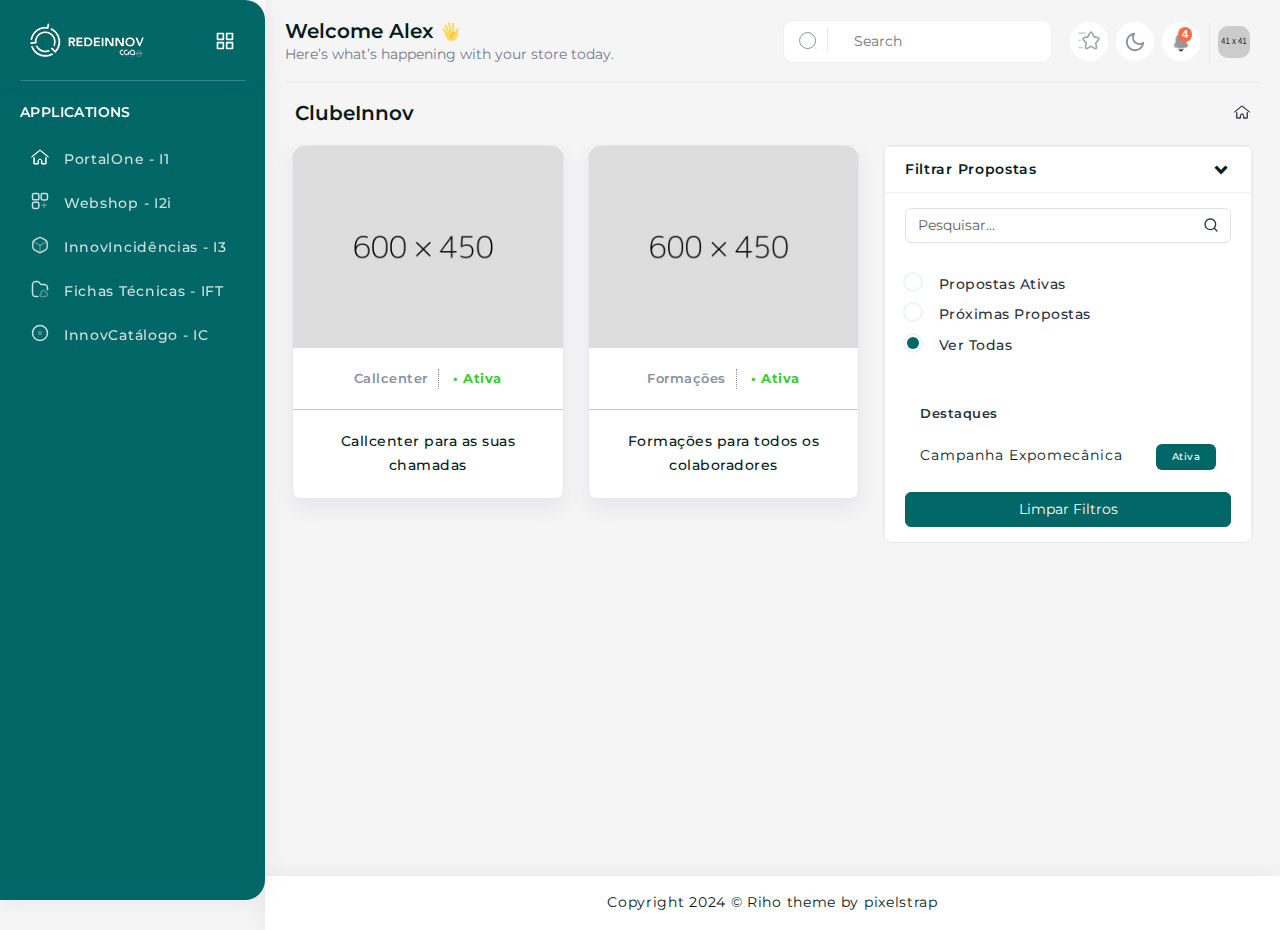
<file: template/clubeinnov.html>
<!DOCTYPE html>
<html lang="en">
	<head>
		<meta http-equiv="Content-Type" content="text/html; charset=UTF-8" />
		<meta http-equiv="X-UA-Compatible" content="IE=edge" />
		<meta name="viewport" content="width=device-width, initial-scale=1.0" />
		<meta name="description" content="Riho admin is super flexible, powerful, clean &amp; modern responsive bootstrap 5 admin template with unlimited possibilities." />
		<meta name="keywords" content="admin template, Riho admin template, dashboard template, flat admin template, responsive admin template, web app" />
		<meta name="author" content="pixelstrap" />
		<link rel="icon" href="../assets/images/favicon.png" type="image/x-icon" />
		<link rel="shortcut icon" href="../assets/images/favicon.png" type="image/x-icon" />
		<title>Riho - Premium Admin Template</title>
		<!-- Google font-->
		<link rel="preconnect" href="https://fonts.googleapis.com" />
		<link rel="preconnect" href="https://fonts.gstatic.com" crossorigin="" />
		<link href="https://fonts.googleapis.com/css2?family=Montserrat:wght@200;300;400;500;600;700;800&amp;display=swap" rel="stylesheet" />
		<link rel="stylesheet" type="text/css" href="../assets/css/font-awesome.css" />
		<!-- ico-font-->
		<link rel="stylesheet" type="text/css" href="../assets/css/vendors/icofont.css" />
		<!-- Themify icon-->
		<link rel="stylesheet" type="text/css" href="../assets/css/vendors/themify.css" />
		<!-- Flag icon-->
		<link rel="stylesheet" type="text/css" href="../assets/css/vendors/flag-icon.css" />
		<!-- Feather icon-->
		<link rel="stylesheet" type="text/css" href="../assets/css/vendors/feather-icon.css" />
		<!-- Plugins css start-->
		<link rel="stylesheet" type="text/css" href="../assets/css/vendors/slick.css" />
		<link rel="stylesheet" type="text/css" href="../assets/css/vendors/slick-theme.css" />
		<link rel="stylesheet" type="text/css" href="../assets/css/vendors/scrollbar.css" />
		<link rel="stylesheet" type="text/css" href="../assets/css/vendors/animate.css" />
		<!-- Plugins css Ends-->
		<!-- Bootstrap css-->
		<link rel="stylesheet" type="text/css" href="../assets/css/vendors/bootstrap.css" />
		<!-- App css-->
		<link rel="stylesheet" type="text/css" href="../assets/css/style.css" />
		<link id="color" rel="stylesheet" href="../assets/css/color-1.css" media="screen" />
		<!-- Responsive css-->
		<link rel="stylesheet" type="text/css" href="../assets/css/responsive.css" />
		<style>
			.filter-buttons {
				display: flex;
				justify-content: space-around;
				margin-bottom: 15px;
			}

			.filter-buttons button {
				flex: 1;
				margin: 0 5px;
			}

			/* Esconder os botões em telas grandes */
			@media (min-width: 1000px) {
				.filter-buttons {
					display: none;
				}
			}
		</style>
	</head>
	<body>
		<!-- loader starts-->
		<div class="loader-wrapper">
			<div class="loader">
				<div class="loader4"></div>
			</div>
		</div>
		<!-- loader ends-->
		<!-- tap on top starts-->
		<div class="tap-top"><i data-feather="chevrons-up"></i></div>
		<!-- tap on tap ends-->
		<!-- page-wrapper Start-->
		<div class="page-wrapper compact-wrapper" id="pageWrapper">
			<!-- Page Header Start-->
			<div class="page-header">
				<div class="header-wrapper row m-0">
					<form class="form-inline search-full col" action="#" method="get">
						<div class="form-group w-100">
							<div class="Typeahead Typeahead--twitterUsers">
								<div class="u-posRelative">
									<input class="demo-input Typeahead-input form-control-plaintext w-100" type="text" placeholder="Search Riho .." name="q" title="" autofocus />
									<div class="spinner-border Typeahead-spinner" role="status"><span class="sr-only">Loading... </span></div>
									<i class="close-search" data-feather="x"></i>
								</div>
								<div class="Typeahead-menu"></div>
							</div>
						</div>
					</form>
					<div class="header-logo-wrapper col-auto p-0">
						<div class="logo-wrapper">
							<a href="index.html"
								><img class="img-fluid for-light" src="../assets/images/logo/logo_dark.png" alt="logo-light" /><img class="img-fluid for-dark" src="../assets/images/logo/logo.png" alt="logo-dark"
							/></a>
						</div>
						<div class="toggle-sidebar"><i class="status_toggle middle sidebar-toggle" data-feather="align-center"></i></div>
					</div>
					<div class="left-header col-xxl-5 col-xl-6 col-lg-5 col-md-4 col-sm-3 p-0">
						<div>
							<a class="toggle-sidebar" href="#"> <i class="iconly-Category icli"> </i></a>
							<div class="d-flex align-items-center gap-2">
								<h4 class="f-w-600">Welcome Alex</h4>
								<img class="mt-0" src="../assets/images/hand.gif" alt="hand-gif" />
							</div>
						</div>
						<div class="welcome-content d-xl-block d-none"><span class="text-truncate col-12">Here’s what’s happening with your store today. </span></div>
					</div>
					<div class="nav-right col-xxl-7 col-xl-6 col-md-7 col-8 pull-right right-header p-0 ms-auto">
						<ul class="nav-menus">
							<li class="d-md-block d-none">
								<div class="form search-form mb-0">
									<div class="input-group">
										<span class="input-icon">
											<svg>
												<use href="../assets/svg/icon-sprite.svg#search-header"></use>
											</svg>
											<input class="w-100" type="search" placeholder="Search"
										/></span>
									</div>
								</div>
							</li>
							<li class="d-md-none d-block">
								<div class="form search-form mb-0">
									<div class="input-group">
										<span class="input-show">
											<svg id="searchIcon">
												<use href="../assets/svg/icon-sprite.svg#search-header"></use>
											</svg>
											<div id="searchInput">
												<input type="search" placeholder="Search" /></div
										></span>
									</div>
								</div>
							</li>
							<li class="onhover-dropdown">
								<svg>
									<use href="../assets/svg/icon-sprite.svg#star"></use>
								</svg>
								<div class="onhover-show-div bookmark-flip">
									<div class="flip-card">
										<div class="flip-card-inner">
											<div class="front">
												<h6 class="f-18 mb-0 dropdown-title">Bookmark</h6>
												<ul class="bookmark-dropdown">
													<li>
														<div class="row">
															<div class="col-4 text-center">
																<div class="bookmark-content">
																	<div class="bookmark-icon"><i data-feather="file-text"></i></div>
																	<span>Forms</span>
																</div>
															</div>
															<div class="col-4 text-center">
																<div class="bookmark-content">
																	<div class="bookmark-icon"><i data-feather="user"></i></div>
																	<span>Profile</span>
																</div>
															</div>
															<div class="col-4 text-center">
																<div class="bookmark-content">
																	<div class="bookmark-icon"><i data-feather="server"></i></div>
																	<span>Tables</span>
																</div>
															</div>
														</div>
													</li>
													<li class="text-center"><a class="flip-btn f-w-700" id="flip-btn" href="javascript:void(0)">Add New Bookmark</a></li>
												</ul>
											</div>
											<div class="back">
												<ul>
													<li>
														<div class="bookmark-dropdown flip-back-content">
															<input type="text" placeholder="search..." />
														</div>
													</li>
													<li><a class="f-w-700 d-block flip-back" id="flip-back" href="javascript:void(0)">Back</a></li>
												</ul>
											</div>
										</div>
									</div>
								</div>
							</li>
							<li>
								<div class="mode"><i class="moon" data-feather="moon"> </i></div>
							</li>
							<li class="onhover-dropdown notification-down">
								<div class="notification-box">
									<svg>
										<use href="../assets/svg/icon-sprite.svg#notification-header"></use>
									</svg>
									<span class="badge rounded-pill badge-secondary">4 </span>
								</div>
								<div class="onhover-show-div notification-dropdown">
									<div class="card mb-0">
										<div class="card-header">
											<div class="common-space">
												<h4 class="text-start f-w-600">Notitications</h4>
												<div><span>4 New</span></div>
											</div>
										</div>
										<div class="card-body">
											<div class="notitications-bar">
												<ul class="nav nav-pills nav-primary p-0" id="pills-tab" role="tablist">
													<li class="nav-item p-0">
														<a class="nav-link active" id="pills-aboutus-tab" data-bs-toggle="pill" href="#pills-aboutus" role="tab" aria-controls="pills-aboutus" aria-selected="true">All(3)</a>
													</li>
													<li class="nav-item p-0">
														<a class="nav-link" id="pills-blog-tab" data-bs-toggle="pill" href="#pills-blog" role="tab" aria-controls="pills-blog" aria-selected="false"> Messages</a>
													</li>
													<li class="nav-item p-0">
														<a class="nav-link" id="pills-contactus-tab" data-bs-toggle="pill" href="#pills-contactus" role="tab" aria-controls="pills-contactus" aria-selected="false"> Cart </a>
													</li>
												</ul>
												<div class="tab-content" id="pills-tabContent">
													<div class="tab-pane fade show active" id="pills-aboutus" role="tabpanel" aria-labelledby="pills-aboutus-tab">
														<div class="user-message">
															<div class="cart-dropdown notification-all">
																<ul>
																	<li class="pr-0 pl-0 pb-3 pt-3">
																		<div class="media">
																			<img class="img-fluid b-r-5 me-3 img-60" src="../assets/images/other-images/receiver-img.jpg" alt="" />
																			<div class="media-body">
																				<a class="f-light f-w-500" href="../template/product.html">Men Blue T-Shirt</a>
																				<div class="qty-box">
																					<div class="input-group">
																						<span class="input-group-prepend"> <button class="btn quantity-left-minus" type="button" data-type="minus" data-field="">-</button></span>
																						<input class="form-control input-number" type="text" name="quantity" value="1" /><span class="input-group-prepend">
																							<button class="btn quantity-right-plus" type="button" data-type="plus" data-field="">+</button></span
																						>
																					</div>
																				</div>
																				<h6 class="font-primary">$695.00</h6>
																			</div>
																			<div class="close-circle">
																				<a class="bg-danger" href="#"><i data-feather="x"></i></a>
																			</div>
																		</div>
																	</li>
																</ul>
															</div>
															<ul>
																<li>
																	<div class="user-alerts">
																		<img class="user-image rounded-circle img-fluid me-2" src="../assets/images/dashboard/user/5.jpg" alt="user" />
																		<div class="user-name">
																			<div>
																				<h6><a class="f-w-500 f-14" href="../template/user-profile.html">Floyd Miles</a></h6>
																				<span class="f-light f-w-500 f-12">Sir, Can i remove part in des...</span>
																			</div>
																			<div>
																				<svg>
																					<use href="../assets/svg/icon-sprite.svg#more-vertical"></use>
																				</svg>
																			</div>
																		</div>
																	</div>
																</li>
																<li>
																	<div class="user-alerts">
																		<img class="user-image rounded-circle img-fluid me-2" src="../assets/images/dashboard/user/6.jpg" alt="user" />
																		<div class="user-name">
																			<div>
																				<h6><a class="f-w-500 f-14" href="../template/user-profile.html">Dianne Russell</a></h6>
																				<span class="f-light f-w-500 f-12">So, what is my next work ?</span>
																			</div>
																			<div>
																				<svg>
																					<use href="../assets/svg/icon-sprite.svg#more-vertical"></use>
																				</svg>
																			</div>
																		</div>
																	</div>
																</li>
															</ul>
														</div>
													</div>
													<div class="tab-pane fade" id="pills-blog" role="tabpanel" aria-labelledby="pills-blog-tab">
														<div class="notification-card">
															<ul>
																<li class="notification d-flex w-100 justify-content-between align-items-center">
																	<div class="d-flex w-100 notification-data justify-content-center align-items-center gap-2">
																		<div class="user-alerts flex-shrink-0"><img class="rounded-circle img-fluid img-40" src="../assets/images/dashboard/user/3.jpg" alt="user" /></div>
																		<div class="flex-grow-1">
																			<div class="common-space user-id w-100">
																				<div class="common-space w-100"><a class="f-w-500 f-12" href="../template/private-chat.html">Robert D. Hambly</a></div>
																			</div>
																			<div><span class="f-w-500 f-light f-12">Hello Miss...😊</span></div>
																		</div>
																		<span class="f-light f-w-500 f-12">44 sec</span>
																	</div>
																</li>
																<li class="notification d-flex w-100 justify-content-between align-items-center">
																	<div class="d-flex w-100 notification-data justify-content-center align-items-center gap-2">
																		<div class="user-alerts flex-shrink-0"><img class="rounded-circle img-fluid img-40" src="../assets/images/dashboard/user/7.jpg" alt="user" /></div>
																		<div class="flex-grow-1">
																			<div class="common-space user-id w-100">
																				<div class="common-space w-100"><a class="f-w-500 f-12" href="../template/private-chat.html">Courtney C. Strang</a></div>
																			</div>
																			<div><span class="f-w-500 f-light f-12">Wishing You a Happy Birthday Dear.. 🥳🎊</span></div>
																		</div>
																		<span class="f-light f-w-500 f-12">52 min</span>
																	</div>
																</li>
																<li class="notification d-flex w-100 justify-content-between align-items-center">
																	<div class="d-flex w-100 notification-data justify-content-center align-items-center gap-2">
																		<div class="user-alerts flex-shrink-0"><img class="rounded-circle img-fluid img-40" src="../assets/images/dashboard/user/5.jpg" alt="user" /></div>
																		<div class="flex-grow-1">
																			<div class="common-space user-id w-100">
																				<div class="common-space w-100"><a class="f-w-500 f-12" href="../template/private-chat.html">Raye T. Sipes</a></div>
																			</div>
																			<div><span class="f-w-500 f-light f-12">Hello Dear!! This Theme Is Very beautiful</span></div>
																		</div>
																		<span class="f-light f-w-500 f-12">48 min</span>
																	</div>
																</li>
																<li class="notification d-flex w-100 justify-content-between align-items-center">
																	<div class="d-flex w-100 notification-data justify-content-center align-items-center gap-2">
																		<div class="user-alerts flex-shrink-0"><img class="rounded-circle img-fluid img-40" src="../assets/images/dashboard/user/6.jpg" alt="user" /></div>
																		<div class="flex-grow-1">
																			<div class="common-space user-id w-100">
																				<div class="common-space w-100"><a class="f-w-500 f-12" href="../template/private-chat.html">Henry S. Miller</a></div>
																			</div>
																			<div><span class="f-w-500 f-light f-12">You’re older today than yesterday, happy birthday!</span></div>
																		</div>
																		<span class="f-light f-w-500 f-12">3 min</span>
																	</div>
																</li>
															</ul>
														</div>
													</div>
													<div class="tab-pane fade" id="pills-contactus" role="tabpanel" aria-labelledby="pills-contactus-tab">
														<div class="cart-dropdown mt-4">
															<ul>
																<li class="pr-0 pl-0 pb-3">
																	<div class="media">
																		<img class="img-fluid b-r-5 me-3 img-60" src="../assets/images/other-images/cart-img.jpg" alt="" />
																		<div class="media-body">
																			<a class="f-light f-w-500" href="../template/product.html">Furniture Chair for Home</a>
																			<div class="qty-box">
																				<div class="input-group">
																					<span class="input-group-prepend"> <button class="btn quantity-left-minus" type="button" data-type="minus" data-field="">-</button></span>
																					<input class="form-control input-number" type="text" name="quantity" value="1" /><span class="input-group-prepend">
																						<button class="btn quantity-right-plus" type="button" data-type="plus" data-field="">+</button></span
																					>
																				</div>
																			</div>
																			<h6 class="font-primary">$500</h6>
																		</div>
																		<div class="close-circle">
																			<a class="bg-danger" href="#"><i data-feather="x"></i></a>
																		</div>
																	</div>
																</li>
																<li class="pr-0 pl-0 pb-3 pt-3">
																	<div class="media">
																		<img class="img-fluid b-r-5 me-3 img-60" src="../assets/images/other-images/receiver-img.jpg" alt="" />
																		<div class="media-body">
																			<a class="f-light f-w-500" href="../template/product.html">Men Cotton Blend Blue T-Shirt</a>
																			<div class="qty-box">
																				<div class="input-group">
																					<span class="input-group-prepend"> <button class="btn quantity-left-minus" type="button" data-type="minus" data-field="">-</button></span>
																					<input class="form-control input-number" type="text" name="quantity" value="1" /><span class="input-group-prepend">
																						<button class="btn quantity-right-plus" type="button" data-type="plus" data-field="">+</button></span
																					>
																				</div>
																			</div>
																			<h6 class="font-primary">$695.00</h6>
																		</div>
																		<div class="close-circle">
																			<a class="bg-danger" href="#"><i data-feather="x"></i></a>
																		</div>
																	</div>
																</li>
																<li class="mb-3 total">
																	<a href="../template/checkout.html">
																		<h6 class="mb-0">Order Total :<span class="f-right">$1195.00 </span></h6></a
																	>
																</li>
															</ul>
														</div>
													</div>
													<div class="card-footer pb-0 pr-0 pl-0">
														<div class="text-center">
															<a class="f-w-700" href="private-chat.html"> <button class="btn btn-primary" type="button" title="btn btn-primary">Check all</button></a>
														</div>
													</div>
												</div>
											</div>
										</div>
									</div>
								</div>
							</li>
							<li class="profile-nav onhover-dropdown">
								<div class="media profile-media">
									<img class="b-r-10" src="../assets/images/dashboard/profile.png" alt="" />
									<div class="media-body d-xxl-block d-none box-col-none">
										<div class="d-flex align-items-center gap-2"><span>Alex Mora </span><i class="middle fa fa-angle-down"> </i></div>
										<p class="mb-0 font-roboto">Admin</p>
									</div>
								</div>
								<ul class="profile-dropdown onhover-show-div">
									<li>
										<a href="user-profile.html"><i data-feather="user"></i><span>My Profile</span></a>
									</li>
									<li>
										<a href="letter-box.html"><i data-feather="mail"></i><span>Inbox</span></a>
									</li>
									<li>
										<a href="edit-profile.html"> <i data-feather="settings"></i><span>Settings</span></a>
									</li>
									<li><a class="btn btn-pill btn-outline-primary btn-sm" href="login.html">Log Out</a></li>
								</ul>
							</li>
						</ul>
					</div>
					<script class="result-template" type="text/x-handlebars-template">
						<div class='ProfileCard u-cf'>
							<div class='ProfileCard-avatar'><svg
									xmlns='http://www.w3.org/2000/svg'
									width='24'
									height='24'
									viewBox='0 0 24 24'
									fill='none'
									stroke='currentColor'
									stroke-width='2'
									stroke-linecap='round'
									stroke-linejoin='round'
									class='feather feather-airplay m-0'
								><path d='M5 17H4a2 2 0 0 1-2-2V5a2 2 0 0 1 2-2h16a2 2 0 0 1 2 2v10a2 2 0 0 1-2 2h-1'></path><polygon points='12 15 17 21 7 21 12 15'></polygon></svg></div>
							<div class='ProfileCard-details'>
								<div class='ProfileCard-realName'>{{name}}</div>
							</div>
						</div>
					</script>
					<script class="empty-template" type="text/x-handlebars-template">
						<div class='EmptyMessage'>Your search turned up 0 results. This most likely means the backend is down, yikes!</div>
					</script>
				</div>
			</div>
			<!-- Page Header Ends                              -->
			<!-- Page Body Start-->
			<div class="page-body-wrapper">
				<!-- Page Sidebar Start-->
				<div class="sidebar-wrapper" data-layout="stroke-svg">
					<div class="logo-wrapper">
						<a href="index.html"><img class="img-fluid" src="../assets/images/logo/logo.png" alt="" /></a>
						<div class="back-btn"><i class="fa fa-angle-left"> </i></div>
						<div class="toggle-sidebar"><i class="status_toggle middle sidebar-toggle" data-feather="grid"> </i></div>
					</div>
					<div class="logo-icon-wrapper">
						<a href="index.html"><img class="img-fluid" src="../assets/images/logo/logo-icon.png" alt="" /></a>
					</div>
					<nav class="sidebar-main">
						<div class="left-arrow" id="left-arrow"><i data-feather="arrow-left"></i></div>
						<div id="sidebar-menu">
							<ul class="sidebar-links" id="simple-bar">
								<li class="back-btn">
									<a href="index.html"><img class="img-fluid" src="../assets/images/logo/logo-icon.png" alt="" /></a>
									<div class="mobile-back text-end"><span>Back </span><i class="fa fa-angle-right ps-2" aria-hidden="true"></i></div>
								</li>
								<li class="pin-title sidebar-main-title">
									<div>
										<h6>Favoritos</h6>
									</div>
								</li>

								<li class="sidebar-main-title">
									<div>
										<h6 class="lan-8">Aplicações</h6>
									</div>
								</li>
								<li class="sidebar-list">
									<i class="fa fa-thumb-tack"></i
									><a class="sidebar-link sidebar-title link-nav" href="#">
										<svg class="stroke-icon">
											<use href="../assets/svg/icon-sprite.svg#stroke-home"></use>
										</svg>
										<svg class="fill-icon">
											<use href="../assets/svg/icon-sprite.svg#fill-home"></use>
										</svg>
										<span>PortalOne - i1</span></a
									>
								</li>
								<li class="sidebar-list">
									<i class="fa fa-thumb-tack"></i
									><a class="sidebar-link sidebar-title link-nav" href="#">
										<svg class="stroke-icon">
											<use href="../assets/svg/icon-sprite.svg#stroke-widget"></use>
										</svg>
										<svg class="fill-icon">
											<use href="../assets/svg/icon-sprite.svg#fill-widget"></use>
										</svg>
										<span>Webshop - i2i</span></a
									>
								</li>
								<li class="sidebar-list">
									<i class="fa fa-thumb-tack"></i
									><a class="sidebar-link sidebar-title link-nav" href="#">
										<svg class="stroke-icon">
											<use href="../assets/svg/icon-sprite.svg#stroke-board"></use>
										</svg>
										<svg class="fill-icon">
											<use href="../assets/svg/icon-sprite.svg#fill-board"></use>
										</svg>
										<span>InnovIncidências - i3</span></a
									>
								</li>
								<li class="sidebar-list">
									<i class="fa fa-thumb-tack"></i
									><a class="sidebar-link sidebar-title link-nav" href="#">
										<svg class="stroke-icon">
											<use href="../assets/svg/icon-sprite.svg#stroke-file"></use>
										</svg>
										<svg class="fill-icon">
											<use href="../assets/svg/icon-sprite.svg#fill-file"></use>
										</svg>
										<span>Fichas Técnicas - iFT</span>
									</a>
								</li>
								<li class="sidebar-list">
									<i class="fa fa-thumb-tack"></i>
									<a class="sidebar-link sidebar-title link-nav" href="#">
										<svg class="stroke-icon">
											<use href="../assets/svg/icon-sprite.svg#stroke-project"></use>
										</svg>
										<svg class="fill-icon">
											<use href="../assets/svg/icon-sprite.svg#fill-project"></use>
										</svg>
										<span>InnovCatálogo - iC</span>
									</a>
								</li>
							</ul>
							<div class="right-arrow" id="right-arrow"><i data-feather="arrow-right"></i></div>
						</div>
					</nav>
				</div>
				<!-- Page Sidebar Ends-->
				<div class="page-body">
					<div class="container-fluid">
						<div class="page-title">
							<div class="row">
								<div class="col-6">
									<h4>ClubeInnov</h4>
								</div>
								<div class="col-6">
									<ol class="breadcrumb">
										<li class="breadcrumb-item">
											<a href="index.html">
												<svg class="stroke-icon">
													<use href="../assets/svg/icon-sprite.svg#stroke-home"></use>
												</svg>
											</a>
										</li>
									</ol>
								</div>
							</div>
						</div>
					</div>
					<!-- Container-fluid starts-->
					<div class="container-fluid">
						<div class="row">
							<div class="col-xl-9 xl-60 order-xl-0 order-1 box-col-12">
								<div class="row" id="idcampanha">
									<div class="col-xl-4 xl-50 col-sm-6 box-col-6">
										<div class="card">
											<div class="blog-box blog-grid text-center product-box">
												<div class="product-img">
													<img id="imagem" class="img-fluid top-radius-blog" src="../assets/images/faq/3.jpg" alt="" />
													<div class="product-hover">
														<ul>
															<!-- Ao carregar neste icone deve abrir um link numa nova página-->
															<li><i class="icon-link"></i></li>
														</ul>
													</div>
												</div>
												<div class="blog-details-main">
													<ul class="blog-social">
														<li id="titulo" style="font-weight: 600">Callcenter</li>
														<li id="estado" style="font-weight: 700; color: limegreen">&#x2022; Ativa</li>
													</ul>
													<hr />
													<h6 id="descricao" class="blog-bottom-details">Callcenter para as suas chamadas</h6>
												</div>
											</div>
										</div>
									</div>
									<div id="idcampanha" class="col-xl-4 xl-50 col-sm-6 box-col-6">
										<div class="card">
											<div class="blog-box blog-grid text-center product-box">
												<div class="product-img">
													<img id="imagem" class="img-fluid top-radius-blog" src="../assets/images/faq/3.jpg" alt="" />
													<div class="product-hover">
														<ul>
															<!-- Ao carregar neste icone deve abrir um link numa nova página-->
															<li><i class="icon-link"></i></li>
														</ul>
													</div>
												</div>
												<div class="blog-details-main">
													<ul class="blog-social">
														<li id="titulo" style="font-weight: 600">Formações</li>
														<li id="estado" style="font-weight: 700; color: limegreen">&#x2022; Ativa</li>
													</ul>
													<hr />
													<h6 id="descricao" class="blog-bottom-details">Formações para todos os colaboradores</h6>
												</div>
											</div>
										</div>
									</div>
								</div>
							</div>
							<div class="filter-buttons d-lg-none">
								<!-- Botões só aparecem em tablet e mobile -->
								<button id="btnAtivas" class="btn btn-primary">Propostas Ativas</button>
								<button id="btnDestaque" class="btn btn-info">Propostas em Destaque</button>
								<button id="btnProximas" class="btn btn-warning">Próximas Propostas</button>
								<button id="btnLimpar" class="btn btn-light">Limpar Filtros</button>
							</div>
							<div class="col-xl-3 xl-40 box-col-12 learning-filter">
								<div class="md-sidebar">
									<div class="md-sidebar-aside job-sidebar">
										<div class="default-according style-1 faq-accordion job-accordion" id="accordionoc">
											<div class="row">
												<div class="col-xl-12">
													<div class="card">
														<div class="card-header">
															<h5 class="mb-0">
																<button class="btn btn-link" data-bs-toggle="collapse" data-bs-target="#collapseicon" aria-expanded="true" aria-controls="collapseicon">Filtrar Propostas</button>
															</h5>
														</div>
														<div class="collapse show" id="collapseicon" aria-labelledby="collapseicon" data-bs-parent="#accordion">
															<div class="card-body filter-cards-view animate-chk">
																<div class="job-filter">
																	<div class="faq-form"><input id="pesquisa" class="form-control" type="text" placeholder="Pesquisar..." /><i class="search-icon" data-feather="search"></i></div>
																</div>
																<div class="checkbox-animated mt-0">
																	<label style="font-size: 0.875rem" class="d-block" for="ativas">
																		<input class="radio_animated" id="ativas" type="radio" name="rdo-ani" checked="" /> Propostas Ativas
																	</label>
																	<label style="font-size: 0.875rem" class="d-block" for="proximas">
																		<input class="radio_animated" id="proximas" type="radio" name="rdo-ani" checked="" /> Próximas Propostas
																	</label>
																	<label style="font-size: 0.875rem" class="d-block" for="todas"> <input class="radio_animated" id="todas" type="radio" name="rdo-ani" checked="" /> Ver Todas </label>
																</div>
																<div class="categories">
																	<div class="learning-header"><span class="f-w-600">Destaques</span></div>
																	<ul>
																		<li><a id="destaquetitulo" href="#">Campanha Expomecânica </a><span id="destaqueestado" class="badge badge-primary pull-right">Ativa</span></li>
																	</ul>
																</div>
																<button id="reset" class="btn btn-primary text-center" type="button">Limpar Filtros</button>
															</div>
														</div>
													</div>
												</div>
											</div>
										</div>
									</div>
								</div>
							</div>
						</div>
					</div>
					<!-- Container-fluid Ends-->
				</div>
				<!-- footer start-->
				<footer class="footer">
					<div class="container-fluid">
						<div class="row">
							<div class="col-md-12 footer-copyright text-center">
								<p class="mb-0">Copyright 2024 © Riho theme by pixelstrap</p>
							</div>
						</div>
					</div>
				</footer>
			</div>
		</div>
		<!-- latest jquery-->
		<script src="../assets/js/jquery.min.js"></script>
		<!-- Bootstrap js-->
		<script src="../assets/js/bootstrap/bootstrap.bundle.min.js"></script>
		<!-- feather icon js-->
		<script src="../assets/js/icons/feather-icon/feather.min.js"></script>
		<script src="../assets/js/icons/feather-icon/feather-icon.js"></script>
		<!-- scrollbar js-->
		<script src="../assets/js/scrollbar/simplebar.js"></script>
		<script src="../assets/js/scrollbar/custom.js"></script>
		<!-- Sidebar jquery-->
		<script src="../assets/js/config.js"></script>
		<!-- Plugins JS start-->
		<script src="../assets/js/sidebar-menu.js"></script>
		<script src="../assets/js/sidebar-pin.js"></script>
		<script src="../assets/js/slick/slick.min.js"></script>
		<script src="../assets/js/slick/slick.js"></script>
		<script src="../assets/js/header-slick.js"></script>
		<!-- calendar js-->
		<!-- Plugins JS Ends-->
		<!-- Theme js-->
		<script src="../assets/js/script.js"></script>
		<script src="../assets/js/campanhas.js"></script>
	</body>
</html>
</file>
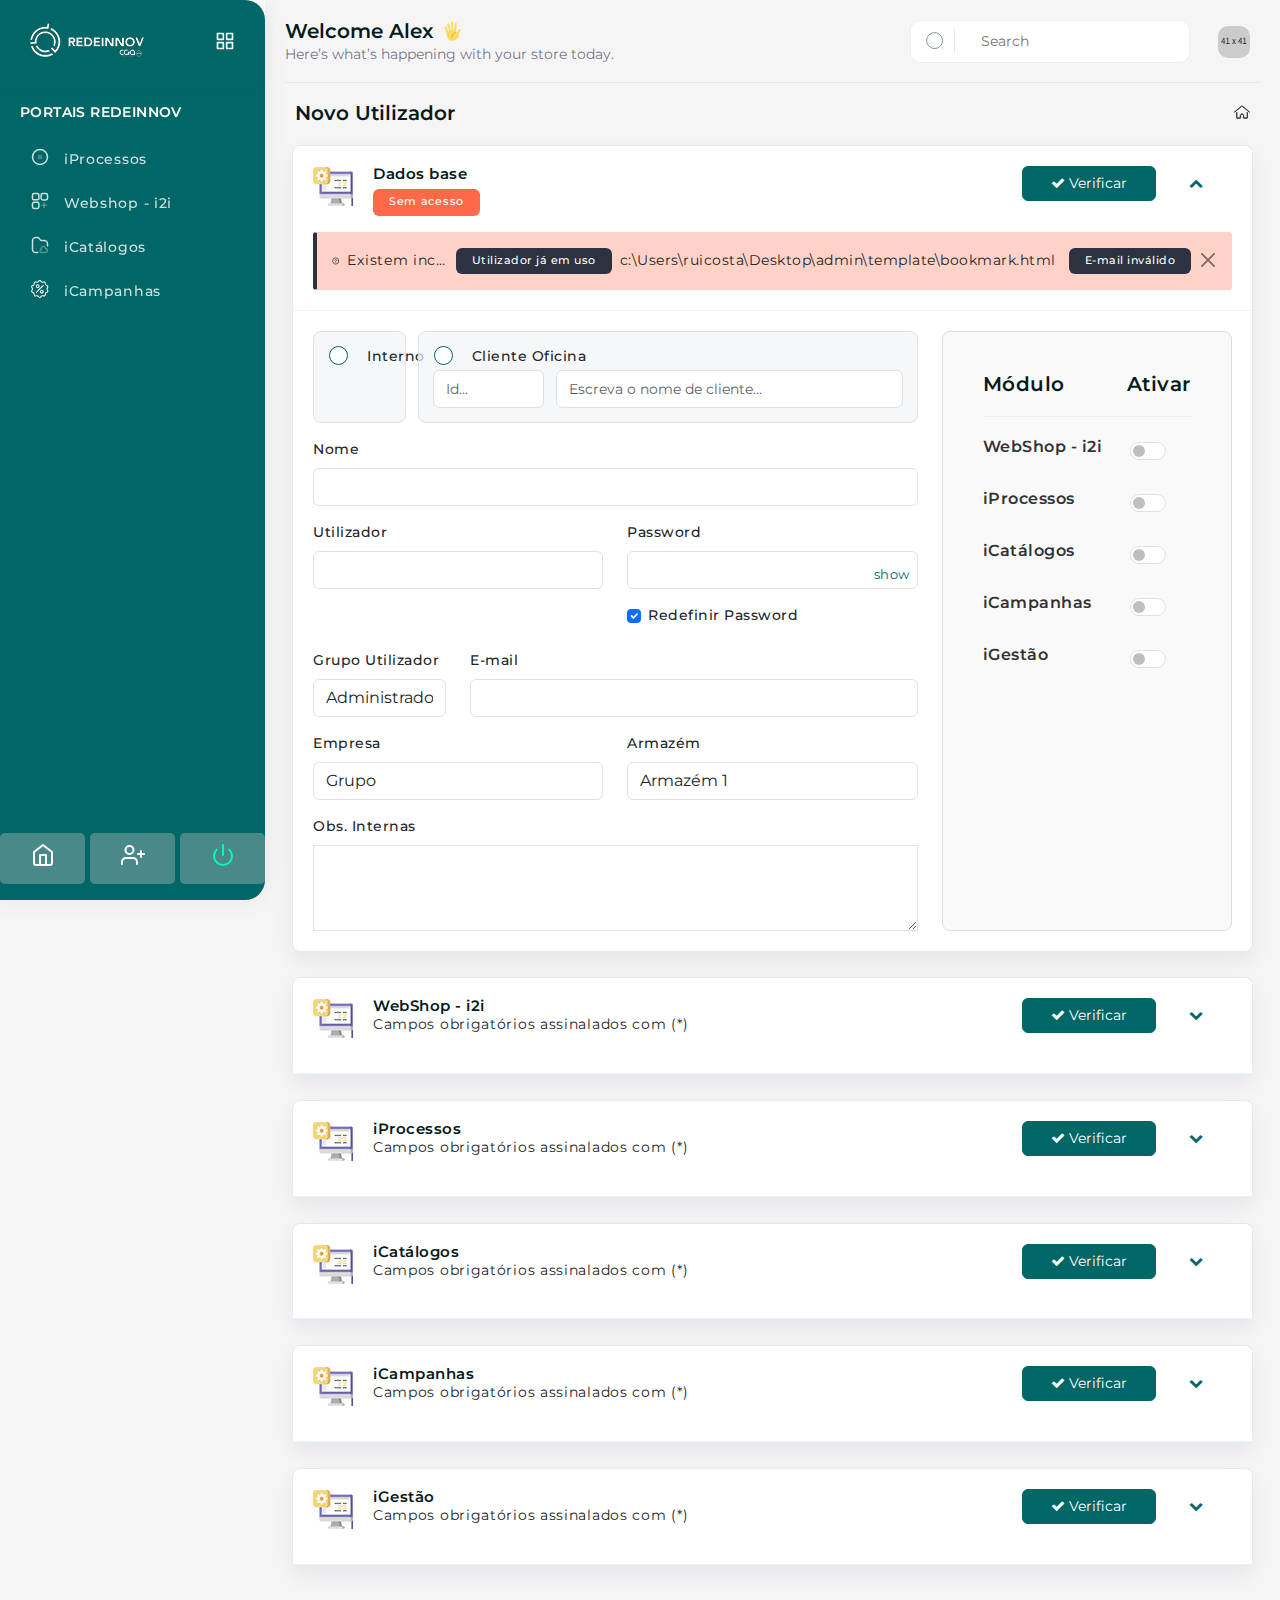
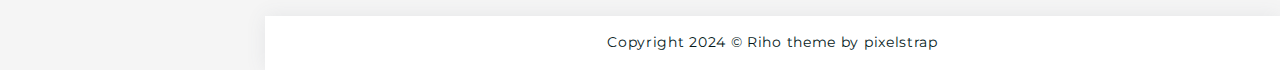
<file: template/criar_user.html>
<!DOCTYPE html>
<html lang="en">
	<head>
		<meta http-equiv="Content-Type" content="text/html; charset=UTF-8" />
		<meta http-equiv="X-UA-Compatible" content="IE=edge" />
		<meta name="viewport" content="width=device-width, initial-scale=1.0" />
		<meta name="description" content="Riho admin is super flexible, powerful, clean &amp; modern responsive bootstrap 5 admin template with unlimited possibilities." />
		<meta name="keywords" content="admin template, Riho admin template, dashboard template, flat admin template, responsive admin template, web app" />
		<meta name="author" content="pixelstrap" />
		<link rel="icon" href="../assets/images/favicon.png" type="image/x-icon" />
		<link rel="shortcut icon" href="../assets/images/favicon.png" type="image/x-icon" />
		<title>Riho - Premium Admin Template</title>
		<!-- Google font-->
		<link rel="preconnect" href="https://fonts.googleapis.com" />
		<link rel="preconnect" href="https://fonts.gstatic.com" crossorigin="" />
		<link href="https://fonts.googleapis.com/css2?family=Montserrat:wght@200;300;400;500;600;700;800&amp;display=swap" rel="stylesheet" />
		<link rel="stylesheet" type="text/css" href="../assets/css/font-awesome.css" />
		<!-- ico-font-->
		<link rel="stylesheet" type="text/css" href="../assets/css/vendors/icofont.css" />
		<!-- Themify icon-->
		<link rel="stylesheet" type="text/css" href="../assets/css/vendors/themify.css" />
		<!-- Flag icon-->
		<link rel="stylesheet" type="text/css" href="../assets/css/vendors/flag-icon.css" />
		<!-- Feather icon-->
		<link rel="stylesheet" type="text/css" href="../assets/css/vendors/feather-icon.css" />
		<!-- Plugins css start-->
		<link rel="stylesheet" type="text/css" href="../assets/css/vendors/slick.css" />
		<link rel="stylesheet" type="text/css" href="../assets/css/vendors/slick-theme.css" />
		<link rel="stylesheet" type="text/css" href="../assets/css/vendors/scrollbar.css" />
		<link rel="stylesheet" type="text/css" href="../assets/css/vendors/animate.css" />
		<!-- Plugins css Ends-->
		<!-- Bootstrap css-->
		<link rel="stylesheet" type="text/css" href="../assets/css/vendors/bootstrap.css" />
		<!-- App css-->
		<link rel="stylesheet" type="text/css" href="../assets/css/style.css" />
		<link id="color" rel="stylesheet" href="../assets/css/color-1.css" media="screen" />
		<!-- Responsive css-->
		<link rel="stylesheet" type="text/css" href="../assets/css/responsive.css" />
		<style>
			.card-body {
				max-height: 0;
				padding: 0 !important;
				overflow: hidden;
				transition: max-height 0.9s ease;
			}
			.card-body.active {
				max-height: fit-content;
				padding: 20px !important;
			}
		</style>
	</head>
	<body>
		<!-- loader starts-->
		<div class="loader-wrapper">
			<div class="loader">
				<div class="loader4"></div>
			</div>
		</div>
		<!-- loader ends-->
		<!-- tap on top starts-->
		<div class="tap-top"><i data-feather="chevrons-up"></i></div>
		<!-- tap on tap ends-->
		<!-- page-wrapper Start-->
		<div class="page-wrapper compact-wrapper" id="pageWrapper">
			<!-- Page Header Start-->
			<div class="page-header">
				<div class="header-wrapper row m-0">
					<form class="form-inline search-full col" action="#" method="get">
						<div class="form-group w-100">
							<div class="Typeahead Typeahead--twitterUsers">
								<div class="u-posRelative">
									<input class="demo-input Typeahead-input form-control-plaintext w-100" type="text" placeholder="Search Riho .." name="q" title="" autofocus />
									<div class="spinner-border Typeahead-spinner" role="status"><span class="sr-only">Loading... </span></div>
									<i class="close-search" data-feather="x"></i>
								</div>
								<div class="Typeahead-menu"></div>
							</div>
						</div>
					</form>
					<div class="header-logo-wrapper col-auto p-0">
						<div class="logo-wrapper">
							<a href="index.html"
								><img class="img-fluid for-light" src="../assets/images/logo/logo_dark.png" alt="logo-light" /><img class="img-fluid for-dark" src="../assets/images/logo/logo.png" alt="logo-dark"
							/></a>
						</div>
						<div class="toggle-sidebar"><i class="status_toggle middle sidebar-toggle" data-feather="align-center"></i></div>
					</div>
					<div class="left-header col-xxl-5 col-xl-6 col-lg-5 col-md-4 col-sm-3 p-0">
						<div>
							<a class="toggle-sidebar" href="#"> <i class="iconly-Category icli"> </i></a>
							<div class="d-flex align-items-center gap-2">
								<h4 class="f-w-600">Welcome Alex</h4>
								<img class="mt-0" src="../assets/images/hand.gif" alt="hand-gif" />
							</div>
						</div>
						<div class="welcome-content d-xl-block d-none"><span class="text-truncate col-12">Here’s what’s happening with your store today. </span></div>
					</div>
					<div class="nav-right col-xxl-7 col-xl-6 col-md-7 col-8 pull-right right-header p-0 ms-auto">
						<ul class="nav-menus">
							<li class="d-md-block d-none">
								<div class="form search-form mb-0">
									<div class="input-group">
										<span class="input-icon">
											<svg>
												<use href="../assets/svg/icon-sprite.svg#search-header"></use>
											</svg>
											<input class="w-100" type="search" placeholder="Search"
										/></span>
									</div>
								</div>
							</li>
							<li class="d-md-none d-block">
								<div class="form search-form mb-0">
									<div class="input-group">
										<span class="input-show">
											<svg id="searchIcon">
												<use href="../assets/svg/icon-sprite.svg#search-header"></use>
											</svg>
											<div id="searchInput">
												<input type="search" placeholder="Search" /></div
										></span>
									</div>
								</div>
							</li>
							<li class="profile-nav onhover-dropdown">
								<div class="media profile-media">
									<img class="b-r-10" src="../assets/images/dashboard/profile.png" alt="" />
									<div class="media-body d-xxl-block d-none box-col-none">
										<div class="d-flex align-items-center gap-2"><span>Alex Mora </span><i class="middle fa fa-angle-down"> </i></div>
										<p class="mb-0 font-roboto">Admin</p>
									</div>
								</div>
								<ul class="profile-dropdown onhover-show-div">
									<li>
										<a href="user-profile.html"><i data-feather="user"></i><span>My Profile</span></a>
									</li>
									<li>
										<a href="letter-box.html"><i data-feather="mail"></i><span>Inbox</span></a>
									</li>
									<li>
										<a href="edit-profile.html"> <i data-feather="settings"></i><span>Settings</span></a>
									</li>
									<li><a class="btn btn-pill btn-outline-primary btn-sm" href="login.html">Log Out</a></li>
								</ul>
							</li>
						</ul>
					</div>
					<script class="result-template" type="text/x-handlebars-template">
						<div class='ProfileCard u-cf'>
							<div class='ProfileCard-avatar'><svg
									xmlns='http://www.w3.org/2000/svg'
									width='24'
									height='24'
									viewBox='0 0 24 24'
									fill='none'
									stroke='currentColor'
									stroke-width='2'
									stroke-linecap='round'
									stroke-linejoin='round'
									class='feather feather-airplay m-0'
								><path d='M5 17H4a2 2 0 0 1-2-2V5a2 2 0 0 1 2-2h16a2 2 0 0 1 2 2v10a2 2 0 0 1-2 2h-1'></path><polygon points='12 15 17 21 7 21 12 15'></polygon></svg></div>
							<div class='ProfileCard-details'>
								<div class='ProfileCard-realName'>{{name}}</div>
							</div>
						</div>
					</script>
					<script class="empty-template" type="text/x-handlebars-template">
						<div class='EmptyMessage'>Your search turned up 0 results. This most likely means the backend is down, yikes!</div>
					</script>
				</div>
			</div>
			<!-- Page Header Ends                              -->
			<!-- Page Body Start-->
			<div class="page-body-wrapper">
				<!-- Page Sidebar Start-->
				<div class="sidebar-wrapper" data-layout="stroke-svg">
					<div class="logo-wrapper">
						<a href="index.html"><img class="img-fluid" src="../assets/images/logo/logo.png" alt="" /></a>
						<div class="back-btn"><i class="fa fa-angle-left"> </i></div>
						<div class="toggle-sidebar"><i class="status_toggle middle sidebar-toggle" data-feather="grid"> </i></div>
					</div>
					<div class="logo-icon-wrapper">
						<a href="index.html"><img class="img-fluid" src="../assets/images/logo/logo-icon.png" alt="" /></a>
					</div>
					<nav class="sidebar-main">
						<div class="left-arrow" id="left-arrow"><i data-feather="arrow-left"></i></div>
						<div id="sidebar-menu">
							<ul class="sidebar-links" id="simple-bar">
								<li class="back-btn">
									<a href="index.html"><img class="img-fluid" src="../assets/images/logo/logo-icon.png" alt="" /></a>
									<div class="mobile-back text-end"><span>Back </span><i class="fa fa-angle-right ps-2" aria-hidden="true"></i></div>
								</li>

								<li class="sidebar-main-title">
									<div>
										<h6 class="f-14">Portais RedeInnov</h6>
									</div>
								</li>
								<li class="sidebar-list">
									<a class="sidebar-link sidebar-title link-nav" href="#">
										<svg class="stroke-icon">
											<use href="../assets/svg/icon-sprite.svg#stroke-project"></use>
										</svg>
										<span style="text-transform: none !important">iProcessos</span>
									</a>
								</li>
								<li class="sidebar-list">
									<a class="sidebar-link sidebar-title link-nav" href="#">
										<svg class="stroke-icon">
											<use href="../assets/svg/icon-sprite.svg#stroke-widget"></use>
										</svg>
										<span style="text-transform: none !important">Webshop - i2i</span>
									</a>
								</li>
								<li class="sidebar-list">
									<a class="sidebar-link sidebar-title link-nav" href="#">
										<svg class="stroke-icon">
											<use href="../assets/svg/icon-sprite.svg#stroke-file"></use>
										</svg>
										<span style="text-transform: none !important">iCatálogos</span>
									</a>
								</li>
								<li class="sidebar-list">
									<a class="sidebar-link sidebar-title link-nav" href="#">
										<svg class="stroke-icon">
											<use href="../assets/svg/icon-sprite.svg#sale"></use>
										</svg>
										<span style="text-transform: none !important">iCampanhas</span>
									</a>
								</li>
							</ul>
							<div class="right-arrow" id="right-arrow"><i data-feather="arrow-right"></i></div>

							<div
								style="display: grid; grid-template-columns: repeat(auto-fill, minmax(80px, 1fr)); gap: 5px; position: absolute; bottom: 0; width: 100%; margin-bottom: 1rem; box-sizing: border-box"
							>
								<button
									style="position: relative; background-color: #c5c5c55e; border: none; color: white; padding: 10px; font-size: 16px; cursor: pointer; border-radius: 0.3rem"
									onmouseover="this.children[1].style.visibility='visible';this.children[1].style.opacity='1'"
									onmouseout="this.children[1].style.visibility='hidden';this.children[1].style.opacity='0'"
								>
									<i data-feather="home"></i>
									<span
										style="
											visibility: hidden;
											background-color: #333;
											color: #fff;
											text-align: center;
											border-radius: 5px;
											padding: 5px;
											position: absolute;
											bottom: 110%;
											left: 50%;
											transform: translateX(-50%);
											white-space: nowrap;
											z-index: 1;
											opacity: 0;
											transition: opacity 0.3s;
										"
										>Início</span
									>
								</button>

								<button
									style="position: relative; background-color: #c5c5c55e; border: none; color: white; padding: 10px; font-size: 16px; cursor: pointer; border-radius: 0.3rem"
									onmouseover="this.children[1].style.visibility='visible';this.children[1].style.opacity='1'"
									onmouseout="this.children[1].style.visibility='hidden';this.children[1].style.opacity='0'"
								>
									<i data-feather="user-plus"></i>
									<span
										style="
											visibility: hidden;
											background-color: #333;
											color: #fff;
											text-align: center;
											border-radius: 5px;
											padding: 5px;
											position: absolute;
											bottom: 110%;
											left: 50%;
											transform: translateX(-50%);
											white-space: nowrap;
											z-index: 1;
											opacity: 0;
											transition: opacity 0.3s;
										"
										>Novo Utilizador</span
									>
								</button>

								<button
									style="position: relative; background-color: #c5c5c55e; border: none; color: #00ffad; padding: 10px; font-size: 16px; cursor: pointer; border-radius: 0.3rem"
									onmouseover="this.children[1].style.visibility='visible';this.children[1].style.opacity='1'"
									onmouseout="this.children[1].style.visibility='hidden';this.children[1].style.opacity='0'"
								>
									<i data-feather="power"></i>
									<span
										style="
											visibility: hidden;
											background-color: #333;
											color: #fff;
											text-align: center;
											border-radius: 5px;
											padding: 5px;
											position: absolute;
											bottom: 110%;
											left: 50%;
											transform: translateX(-50%);
											white-space: nowrap;
											z-index: 1;
											opacity: 0;
											transition: opacity 0.3s;
										"
										>Login/Logout</span
									>
								</button>
							</div>
						</div>
					</nav>
				</div>
				<!-- Page Sidebar Ends-->
				<div class="page-body checkout">
					<div class="container-fluid">
						<div class="page-title">
							<div class="row">
								<div class="col-6">
									<h4>Novo Utilizador</h4>
								</div>
								<div class="col-6">
									<ol class="breadcrumb">
										<li class="breadcrumb-item">
											<a href="index.html">
												<svg class="stroke-icon">
													<use href="../assets/svg/icon-sprite.svg#stroke-home"></use>
												</svg>
											</a>
										</li>
									</ol>
								</div>
							</div>
						</div>
					</div>
					<!-- Container-fluid starts-->
					<div class="container-fluid">
						<div class="card">
							<div class="card-header">
								<div class="d-flex">
									<img class="img-40 img-fluid m-r-20" src="../assets/images/job-search/1.jpg" alt="" />
									<div class="flex-grow-1">
										<h6 class="f-w-600">
											<span>Dados base</span
											><span class="pull-right">
												<button class="btn btn-primary" type="button">
													<span> <i class="fa fa-check text-white"></i></span> Verificar
												</button>

												<button class="btn btn-link toggle-btn" type="button" onclick="toggleCardBody(this)">
													<i class="fa fa-chevron-up"></i></button
											></span>
										</h6>
										<p><span class="badge badge-danger mt-2">Sem acesso</span></p>
									</div>
								</div>
								<div class="alert alert-light-danger light alert-dismissible fade show text-dark border-left-wrapper mb-0" role="alert">
									<svg
										xmlns="http://www.w3.org/2000/svg"
										width="24"
										height="24"
										viewBox="0 0 24 24"
										fill="none"
										stroke="currentColor"
										stroke-width="2"
										stroke-linecap="round"
										stroke-linejoin="round"
										class="feather feather-help-circle"
									>
										<circle cx="12" cy="12" r="10"></circle>
										<path d="M9.09 9a3 3 0 0 1 5.83 1c0 2-3 3-3 3"></path>
										<line x1="12" y1="17" x2="12" y2="17"></line>
									</svg>
									<p>Existem incoerências nos dados inseridos:</p>
									<span class="badge badge-dark tag-pills-sm-mb">Utilizador já em uso</span>c:\Users\ruicosta\Desktop\admin\template\bookmark.html
									<span class="badge badge-dark tag-pills-sm-mb">E-mail inválido</span>
									<button class="btn-close" type="button" data-bs-dismiss="alert" aria-label="Close"></button>
								</div>
							</div>
							<div class="card-body active">
								<form>
									<div class="row">
										<div class="col-xl-8 col-sm-12">
											<div class="row mb-3">
												<div class="col-6 col-md-6 col-xl-2" style="padding-right: 0px">
													<div class="card-wrapper border rounded-3 light-card" style="height: 100%">
														<div>
															<div class="form-check radio radio-primary">
																<input class="form-check-input" id="shipping-choose1" type="radio" name="radio3" value="option1" />
																<label class="form-check-label mb-0 f-w-500" for="shipping-choose1">Interno</label>
															</div>
														</div>
													</div>
												</div>
												<div class="col-xl-10 col-md-12">
													<div class="card-wrapper border rounded-3 light-card">
														<div>
															<div class="form-check radio radio-primary">
																<input class="form-check-input" id="shipping-choose2" type="radio" name="radio3" value="option1" />
																<label class="form-check-label mb-0 f-w-500" for="shipping-choose2">Cliente Oficina</label>
															</div>
															<div class="row">
																<div class="col-3" style="padding-right: 0">
																	<input class="form-control" id="placeholderidcliente" type="number" required="" placeholder="Id..." style="padding-right: 0" />
																</div>
																<div class="col-9">
																	<input class="form-control" id="placeholdername" type="text" required="" placeholder="Escreva o nome de cliente..." />
																</div>
															</div>
														</div>
													</div>
												</div>
											</div>
											<div class="row">
												<div class="mb-3 col-sm-12">
													<label for="inputPassword4">Nome</label>
													<input class="form-control" id="inputPassword4" type="text" />
												</div>
											</div>
											<div class="row">
												<div class="mb-3 col-sm-6">
													<label for="inputEmail5">Utilizador</label>
													<input class="form-control" id="inputEmail5" type="number" />
												</div>
												<div class="mb-3 col-sm-6">
													<label for="inputPassword7">Password</label>
													<input class="form-control" type="password" name="login[password]" required="" placeholder="" />
													<div class="show-hide"><span class="show"></span></div>
												</div>
												<div class="mb-3 col-sm-6"></div>
												<div class="mb-3 col-sm-6">
													<div class="form-check">
														<input class="form-check-input" id="gridCheck" type="checkbox" checked />
														<label class="form-check-label" for="gridCheck">Redefinir Password</label>
													</div>
												</div>
											</div>
											<div class="row">
												<div class="mb-3 col-sm-3">
													<label for="inputEmail4">Grupo Utilizador</label>
													<select class="form-control" id="inputState">
														<option selected="">Administrador</option>
														<option>Gestor</option>
														<option>Responsável loja</option>
													</select>
												</div>
												<div class="mb-3 col-sm-9">
													<label for="inputAddress5">E-mail</label>
													<input class="form-control" id="inputAddress5" type="text" />
												</div>
												<div class="mb-3 col-sm-6">
													<label for="inputEmail5">Empresa</label>
													<select class="form-control" id="inputState">
														<option selected="">Grupo</option>
														<option>...</option>
														<option>...</option>
													</select>
												</div>
												<div class="mb-3 col-sm-6">
													<label for="inputPassword7">Armazém</label>
													<select class="form-control" id="inputState">
														<option selected="">Armazém 1</option>
														<option>...</option>
														<option>...</option>
													</select>
												</div>
												<div class="col-sm-12">
													<label for="inputPassword7">Obs. Internas</label>
													<textarea class="form-control btn-square" id="exampleFormControlTextarea14" rows="3"></textarea>
												</div>
											</div>
										</div>
										<div class="col-xl-4 col-sm-12">
											<div class="checkout-details rounded-3" style="height: 100%">
												<div class="order-box">
													<div class="title-box">
														<div class="checkbox-title">
															<h4>Módulo</h4>
															<h4>Ativar</h4>
														</div>
													</div>
													<ul class="sub-total">
														<li class="mb-4">
															WebShop - i2i
															<span class="count"
																><div class="form-check form-switch form-check-inline">
																	<input class="form-check-input switch-primary check-size" type="checkbox" role="switch" /></div
															></span>
														</li>
														<li class="mb-4">
															iProcessos
															<span class="count"
																><div class="form-check form-switch form-check-inline">
																	<input class="form-check-input switch-primary check-size" type="checkbox" role="switch" /></div
															></span>
														</li>
														<li class="mb-4">
															iCatálogos
															<span class="count"
																><div class="form-check form-switch form-check-inline">
																	<input class="form-check-input switch-primary check-size" type="checkbox" role="switch" /></div
															></span>
														</li>
														<li class="mb-4">
															iCampanhas
															<span class="count"
																><div class="form-check form-switch form-check-inline">
																	<input class="form-check-input switch-primary check-size" type="checkbox" role="switch" /></div
															></span>
														</li>
														<li class="mb-4">
															iGestão
															<span class="count"
																><div class="form-check form-switch form-check-inline">
																	<input class="form-check-input switch-primary check-size" type="checkbox" role="switch" /></div
															></span>
														</li>
													</ul>
												</div>
											</div>
										</div>
									</div>
								</form>
							</div>
						</div>
						<div class="card">
							<div class="card-header">
								<div class="d-flex">
									<img class="img-40 img-fluid m-r-20" src="../assets/images/job-search/1.jpg" alt="" />
									<div class="flex-grow-1">
										<h6 class="f-w-600">
											<span>WebShop - i2i</span
											><span class="pull-right">
												<button class="btn btn-primary" type="button">
													<span> <i class="fa fa-check text-white"></i></span> Verificar
												</button>
												<button class="btn btn-link toggle-btn" type="button" onclick="toggleCardBody(this)">
													<i class="fa fa-chevron-down"></i></button
											></span>
										</h6>
										<p>Campos obrigatórios assinalados com (*)</p>
									</div>
								</div>
							</div>
							<div class="card-body">
								<div class="row g-xl-5 g-3">
									<div class="col-xxl-3 col-xl-4 box-col-4e sidebar-left-wrapper">
										<ul class="sidebar-left-icons nav nav-pills" id="add-product-pills-tab" role="tablist">
											<li class="nav-item">
												<a class="nav-link active" id="advance-product-tab" data-bs-toggle="pill" href="#advance-product" role="tab" aria-controls="advance-product" aria-selected="false">
													<div class="nav-rounded">
														<div class="product-icons">
															<svg class="stroke-icon">
																<use href="../assets/svg/icon-sprite.svg#advance"></use>
															</svg>
														</div>
													</div>
													<div class="product-tab-content">
														<h6>Base</h6>
														<p>Editar pesquisa de informação</p>
													</div></a
												>
											</li>
											<li class="nav-item">
												<a class="nav-link" id="detail-product-tab" data-bs-toggle="pill" href="#detail-product" role="tab" aria-controls="detail-product" aria-selected="false">
													<div class="nav-rounded">
														<div class="product-icons">
															<svg class="stroke-icon">
																<use href="../assets/svg/icon-sprite.svg#product-detail"></use>
															</svg>
														</div>
													</div>
													<div class="product-tab-content">
														<h6>Matrículas</h6>
														<p>Editar o acesso a informação</p>
													</div></a
												>
											</li>
											<li class="nav-item">
												<a class="nav-link" id="gallery-product-tab" data-bs-toggle="pill" href="#gallery-product" role="tab" aria-controls="gallery-product" aria-selected="false">
													<div class="nav-rounded">
														<div class="product-icons">
															<svg class="stroke-icon">
																<use href="../assets/svg/icon-sprite.svg#product-gallery"></use>
															</svg>
														</div>
													</div>
													<div class="product-tab-content">
														<h6>HaynesPro</h6>
														<p>Editar o acesso ao software</p>
													</div></a
												>
											</li>
											<li class="nav-item">
												<a class="nav-link" id="category-product-tab" data-bs-toggle="pill" href="#category-product" role="tab" aria-controls="category-product" aria-selected="false">
													<div class="nav-rounded">
														<div class="product-icons">
															<svg class="stroke-icon">
																<use href="../assets/svg/icon-sprite.svg#product-category"></use>
															</svg>
														</div>
													</div>
													<div class="product-tab-content">
														<h6>WorkShopData</h6>
														<p>Editar o acesso ao software</p>
													</div></a
												>
											</li>
											<li class="nav-item">
												<a class="nav-link" id="pricings-tab" data-bs-toggle="pill" href="#pricings" role="tab" aria-controls="pricings" aria-selected="false">
													<div class="nav-rounded">
														<div class="product-icons">
															<svg class="stroke-icon">
																<use href="../assets/svg/icon-sprite.svg#pricing"></use>
															</svg>
														</div>
													</div>
													<div class="product-tab-content">
														<h6>AtelioPro</h6>
														<p>Editar o acesso ao software</p>
													</div></a
												>
											</li>
										</ul>
									</div>
									<div class="col-xxl-9 col-xl-8 box-col-8 position-relative">
										<div class="tab-content" id="add-product-pills-tabContent">
											<div class="tab-pane fade show active" id="advance-product" role="tabpanel" aria-labelledby="advance-product-tab">
												<div class="sidebar-body">
													<form class="price-wrapper">
														<div class="col-12 mb-3">
															<label class="form-label">Motor de Pesquisa</label>
															<ul class="radio-wrapper mb-3">
																<li>
																	<input class="form-check-input" id="tecdoc" type="radio" name="radio5" value="option5" checked="" />
																	<label class="form-check-label" for="tecdoc"><span>TecDoc</span></label>
																</li>
																<li>
																	<input class="form-check-input" id="ami" type="radio" name="radio5" value="option5" />
																	<label class="form-check-label" for="ami"><span>AMI</span></label>
																</li>
																<li>
																	<input class="form-check-input" id="oem" type="checkbox" name="checkbox5" value="checkbox5" />
																	<label class="form-check-label" for="oem"><span>Dados OEM</span></label>
																</li>
															</ul>
															<label class="form-label">Acesso a stocks</label>
															<ul class="radio-wrapper mb-3">
																<li>
																	<input class="form-check-input" id="radio-icon" type="radio" name="radio1" value="option1" checked="" />
																	<label class="form-check-label" for="radio-icon"><span>Sem Acesso</span></label>
																</li>
																<li>
																	<input class="form-check-input" id="radio-icon4" type="radio" name="radio1" value="option1" />
																	<label class="form-check-label" for="radio-icon4"><span>Semáforo</span></label>
																</li>
																<li>
																	<input class="form-check-input" id="radio-icon5" type="radio" name="radio1" value="option1" />
																	<label class="form-check-label" for="radio-icon5"><span>Semáforo e Quantidade</span></label>
																</li>
															</ul>
															<label class="form-label">Acesso a Preços, Envio de Pedidos e Documentos</label>
															<ul class="radio-wrapper">
																<li>
																	<input class="form-check-input" id="checkbox-icon" type="checkbox" name="checkbox5" value="option5" />
																	<label class="form-check-label" for="checkbox-icon"><span>PVP</span></label>
																</li>
																<li>
																	<input class="form-check-input" id="checkbox-icon4" type="checkbox" name="checkbox5" value="option5" />
																	<label class="form-check-label" for="checkbox-icon4"><span>Preço Neto</span></label>
																</li>
																<li>
																	<input class="form-check-input" id="checkbox-icon5" type="checkbox" name="checkbox5" value="option5" />
																	<label class="form-check-label" for="checkbox-icon5"><span>Desconto</span></label>
																</li>
																<li>
																	<input class="form-check-input" id="checkbox-icon6" type="checkbox" name="checkbox5" value="option6" />
																	<label class="form-check-label" for="checkbox-icon6"><span>Fazer Pedidos</span></label>
																</li>
																<li>
																	<input class="form-check-input" id="checkbox-icon6" type="checkbox" name="checkbox5" value="option6" />
																	<label class="form-check-label" for="checkbox-icon6"><span>Faturas</span></label>
																</li>
																<li>
																	<input class="form-check-input" id="checkbox-icon6" type="checkbox" name="checkbox5" value="option6" />
																	<label class="form-check-label" for="checkbox-icon6"><span>Guias</span></label>
																</li>
															</ul>
														</div>
														<div class="row g-3 custom-input mt-3">
															<div class="col-sm-5">
																<label class="form-label" for="sellingPrice">Data Limite de Acesso – Para dar Baixa de Utilizador</label>
																<input class="form-control digits" type="date" value="2024-01-01" />
															</div>
														</div>
														<div class="mt-3 col-sm-6">
															<div class="form-check">
																<input class="form-check-input" id="gridCheck3" type="checkbox" />
																<label class="form-check-label" for="gridCheck3">Confirmar data limite</label>
															</div>
														</div>
													</form>
												</div>
											</div>
											<div class="tab-pane fade" id="detail-product" role="tabpanel" aria-labelledby="detail-product-tab">
												<div class="sidebar-body">
													<form class="price-wrapper">
														<div class="col-12 mb-3">
															<label class="form-label">Acesso a Matrículas</label>
															<ul class="radio-wrapper">
																<li>
																	<input class="form-check-input" id="semacesso" type="radio" name="radio6" value="option6" checked />
																	<label class="form-check-label" for="semacesso"><span>Sem Acesso</span></label>
																</li>
																<li>
																	<input class="form-check-input" id="semlimite" type="radio" name="radio6" value="option6" />
																	<label class="form-check-label" for="semlimite"><span>Limite Mensal</span></label>
																</li>
																<li>
																	<input class="form-check-input" id="passarlimite" type="radio" name="radio6" value="option6" />
																	<label class="form-check-label" for="passarlimite"><span>Permitir Passar Limite</span></label>
																</li>
															</ul>
														</div>
														<div class="row g-3 custom-input">
															<div class="col-sm-5">
																<label class="form-label" for="initialCost">Limite Mensal <span class="txt-danger">*</span></label>
																<input class="form-control" id="initialCost" type="number" />
															</div>
															<div class="col-sm-5">
																<label class="form-label" for="sellingPrice">Consultas Realizadas <span class="txt-danger">*</span></label>
																<input class="form-control" id="sellingPrice" type="number" />
															</div>
														</div>
														<div class="mt-3 col-sm-6">
															<div class="form-check">
																<input class="form-check-input" id="gridCheck2" type="checkbox" />
																<label class="form-check-label" for="gridCheck2">Reiniciar</label>
															</div>
														</div>
													</form>
												</div>
											</div>
											<div class="tab-pane fade" id="gallery-product" role="tabpanel" aria-labelledby="gallery-product-tab">
												<div class="sidebar-body">
													<form class="price-wrapper">
														<div class="main-img-checkbox">
															<div class="row g-3">
																<div class="col-xxl-3 col-sm-6 mb-3">
																	<div class="card-wrapper border rounded-3 checkbox-checked">
																		<h6 class="sub-title">Ativar Módulo</h6>
																		<div class="img-checkbox">
																			<input class="main-img-cover form-check-input" id="img-check-0" type="checkbox" />
																			<label class="form-check-label mb-0" for="img-check-0"> <img src="../assets/images/haynespro.png" alt="coffee-beans" style="max-height: 6rem" /></label>
																		</div>
																	</div>
																</div>
															</div>
														</div>
														<div class="col-12 mb-3">
															<label class="form-label">Escolha a versão do Software</label>
															<ul class="radio-wrapper mb-3 flex">
																<li>
																	<input class="form-check-input" id="basico" type="radio" name="radio5" value="option5" />
																	<label class="form-check-label" for="basico" style="align-self: flex-start"
																		><span>Básico</span>
																		<p style="margin: 0; margin-top: 1rem">Planos Manutenção</p>
																		<p style="margin: 0">Lubrif. e Fluídos</p>
																		<p style="margin: 0">Tempos de Trabalho</p>
																		<p style="margin: 0">Binários de Aperto</p>
																	</label>
																</li>
																<li>
																	<input class="form-check-input" id="pro" type="radio" name="radio5" value="option5" />
																	<label class="form-check-label" for="pro" style="align-self: flex-start"
																		><span>Profissional</span>
																		<p style="margin: 0; margin-top: 1rem">Básico +</p>
																		<p style="margin: 0">Manuais de Reparação</p>
																		<p style="margin: 0">Notas Técnicas</p>
																		<p style="margin: 0">Boletins de Avarias</p>
																	</label>
																</li>
																<li style="max-width: 400px">
																	<input class="form-check-input" id="completo" type="radio" name="radio5" value="option5" />
																	<label class="form-check-label" for="completo" style="align-self: flex-start"
																		><span style="margin-bottom: 0.5rem">Completo</span>
																		<p style="margin: 0; margin-top: 1rem">Profissional +</p>
																		<p style="margin: 0">Campanhas Reparação Construtores</p>
																		<p style="margin: 0">Fusíveis e Relés / Esquemas Eléctricos</p>
																		<p style="margin: 0">Pneus / Valores de Diagnóstico</p>
																		<p style="margin: 0">Localização de Componentes</p>
																		<p style="margin: 0">Diagramas Sistemas de Conforto / Carroçaria</p>
																		<p style="margin: 0"></p>
																	</label>
																</li>
															</ul>
														</div>
													</form>
												</div>
											</div>
											<div class="tab-pane fade" id="category-product" role="tabpanel" aria-labelledby="category-product-tab">
												<div class="sidebar-body">
													<form class="price-wrapper">
														<div class="main-img-checkbox">
															<div class="row g-3">
																<div class="col-xxl-3 col-sm-6 mb-3">
																	<div class="card-wrapper border rounded-3 checkbox-checked">
																		<h6 class="sub-title">Usar Módulo</h6>
																		<div class="img-checkbox">
																			<input class="main-img-cover form-check-input" id="img-check-1" type="checkbox" />
																			<label class="form-check-label mb-0" for="img-check-1"> <img src="../assets/images/switch/1.jpg" alt="coffee-beans" style="max-height: 6rem" /></label>
																		</div>
																	</div>
																</div>
															</div>
														</div>
														<div class="row g-3 custom-input">
															<div class="col-sm-5">
																<label class="form-label" for="sellingPrice">Início de Licença <span class="txt-danger">*</span></label>
																<input class="form-control digits" type="date" value="2018-01-01" />
															</div>
														</div>
														<div class="btn btn-info mt-3">Ativar Licença</div>
													</form>
												</div>
											</div>
											<div class="tab-pane fade" id="pricings" role="tabpanel" aria-labelledby="pricings-tab">
												<div class="sidebar-body">
													<div class="main-img-checkbox">
														<div class="row g-3">
															<div class="col-xxl-3 col-sm-6 mb-3">
																<div class="card-wrapper border rounded-3 checkbox-checked">
																	<h6 class="sub-title">Ativar Módulo</h6>
																	<div class="img-checkbox">
																		<input class="main-img-cover form-check-input" id="img-check-2" type="checkbox" />
																		<label class="form-check-label mb-0" for="img-check-2"> <img src="../assets/images/switch/1.jpg" alt="coffee-beans" style="max-height: 6rem" /></label>
																	</div>
																</div>
															</div>
															<div class="col-xxl-3 col-sm-6 mb-3">
																<div class="card-wrapper border rounded-3 checkbox-checked">
																	<h6 class="sub-title">Ativar Demo</h6>
																	<div class="img-checkbox">
																		<input class="main-img-cover form-check-input" id="img-check-demo" type="checkbox" />
																		<label class="form-check-label mb-0" for="img-check-demo"> <img src="../assets/images/switch/1.jpg" alt="coffee-beans" style="max-height: 6rem" /></label>
																	</div>
																</div>
															</div>
														</div>
													</div>
													<form class="price-wrapper">
														<div class="col-12 mb-3">
															<label class="form-label">Escolha a versão do Software</label>
															<ul class="radio-wrapper">
																<li>
																	<input class="form-check-input" id="apbasico" type="radio" name="radio6" value="option6" />
																	<label class="form-check-label" for="apbasico"><span>Basico</span></label>
																</li>
																<li>
																	<input class="form-check-input" id="apcompleto" type="radio" name="radio6" value="option6" />
																	<label class="form-check-label" for="apcompleto"><span>Completo</span></label>
																</li>
																<li>
																	<input class="form-check-input" id="apdemo" type="radio" name="radio6" value="option6" />
																	<label class="form-check-label" for="apdemo"><span>Demo</span></label>
																</li>
															</ul>
															<label class="form-label mt-3">Definições Extra</label>
															<ul class="radio-wrapper">
																<li>
																	<input class="form-check-input" id="checkbox-icon" type="checkbox" name="checkbox5" value="option5" />
																	<label class="form-check-label" for="checkbox-icon"><span>Preços OEM</span></label>
																</li>
																<li>
																	<input class="form-check-input" id="checkbox-icon4" type="checkbox" name="checkbox5" value="option5" />
																	<label class="form-check-label" for="checkbox-icon4"><span>Pneumáticos</span></label>
																</li>
																<li>
																	<input class="form-check-input" id="checkbox-icon5" type="checkbox" name="checkbox5" value="option5" />
																	<label class="form-check-label" for="checkbox-icon5"><span>Carroçaria</span></label>
																</li>
															</ul>
														</div>
														<div class="row g-3 custom-input">
															<div class="col-sm-5">
																<label class="form-label" for="sellingPrice">Data Limite Demo<span class="txt-danger">*</span></label>
																<input class="form-control digits" type="date" value="2018-01-01" />
															</div>
														</div>
														<div class="btn btn-info mt-3">Ativar Licença Demo</div>
													</form>
												</div>
											</div>
										</div>
									</div>
								</div>
							</div>
						</div>
						<div class="card">
							<div class="card-header">
								<div class="d-flex">
									<img class="img-40 img-fluid m-r-20" src="../assets/images/job-search/1.jpg" alt="" />
									<div class="flex-grow-1">
										<h6 class="f-w-600">
											<span>iProcessos</span
											><span class="pull-right">
												<button class="btn btn-primary" type="button">
													<span> <i class="fa fa-check text-white"></i></span> Verificar
												</button>
												<button class="btn btn-link toggle-btn" type="button" onclick="toggleCardBody(this)">
													<i class="fa fa-chevron-down"></i></button
											></span>
										</h6>
										<p>Campos obrigatórios assinalados com (*)</p>
									</div>
								</div>
							</div>
							<div class="card-body">
								<div class="row mb-3">
									<div class="col-xl-3 col-md-6 col-sm-6" style="padding-right: 0px">
										<div class="card-wrapper border rounded-3 light-card" style="height: 100%">
											<div>
												<div class="form-check radio radio-primary">
													<input class="form-check-input" id="iprocessos-interno" type="radio" name="radio4" value="option2" />
													<label class="form-check-label mb-0 f-w-500" for="iprocessos-interno">Interno</label>
												</div>
											</div>
										</div>
									</div>
									<div class="col-xl-3 col-md-6 col-sm-6">
										<div class="card-wrapper border rounded-3 light-card">
											<div>
												<div class="form-check radio radio-primary">
													<input class="form-check-input" id="iprocessos-oficina" type="radio" name="radio4" value="option2" />
													<label class="form-check-label mb-0 f-w-500" for="iprocessos-oficina">Cliente Oficina</label>
												</div>
											</div>
										</div>
									</div>
								</div>
							</div>
						</div>
						<div class="card">
							<div class="card-header">
								<div class="d-flex">
									<img class="img-40 img-fluid m-r-20" src="../assets/images/job-search/1.jpg" alt="" />
									<div class="flex-grow-1">
										<h6 class="f-w-600">
											<span>iCatálogos</span
											><span class="pull-right">
												<button class="btn btn-primary" type="button">
													<span> <i class="fa fa-check text-white"></i></span> Verificar
												</button>
												<button class="btn btn-link toggle-btn" type="button" onclick="toggleCardBody(this)">
													<i class="fa fa-chevron-down"></i></button
											></span>
										</h6>
										<p>Campos obrigatórios assinalados com (*)</p>
									</div>
								</div>
							</div>
							<div class="card-body">
								<div class="row mb-3">
									<div class="col-xl-3 col-md-6 col-sm-6" style="padding-right: 0px">
										<div class="card-wrapper border rounded-3 light-card" style="height: 100%">
											<div>
												<div class="form-check radio radio-primary">
													<input class="form-check-input" id="icatalogos-interno" type="radio" name="radio4" value="option2" />
													<label class="form-check-label mb-0 f-w-500" for="icatalogos-interno">Interno</label>
												</div>
											</div>
										</div>
									</div>
									<div class="col-xl-3 col-md-6 col-sm-6">
										<div class="card-wrapper border rounded-3 light-card">
											<div>
												<div class="form-check radio radio-primary">
													<input class="form-check-input" id="icatalogos-oficina" type="radio" name="radio4" value="option2" />
													<label class="form-check-label mb-0 f-w-500" for="icatalogos-oficina">Cliente Oficina</label>
												</div>
											</div>
										</div>
									</div>
								</div>
							</div>
						</div>
						<div class="card">
							<div class="card-header">
								<div class="d-flex">
									<img class="img-40 img-fluid m-r-20" src="../assets/images/job-search/1.jpg" alt="" />
									<div class="flex-grow-1">
										<h6 class="f-w-600">
											<span>iCampanhas</span
											><span class="pull-right">
												<button class="btn btn-primary" type="button">
													<span> <i class="fa fa-check text-white"></i></span> Verificar
												</button>
												<button class="btn btn-link toggle-btn" type="button" onclick="toggleCardBody(this)">
													<i class="fa fa-chevron-down"></i></button
											></span>
										</h6>
										<p>Campos obrigatórios assinalados com (*)</p>
									</div>
								</div>
							</div>
							<div class="card-body">
								<div class="row mb-3">
									<div class="col-xl-3 col-md-6 col-sm-6" style="padding-right: 0px">
										<div class="card-wrapper border rounded-3 light-card" style="height: 100%">
											<div>
												<div class="form-check radio radio-primary">
													<input class="form-check-input" id="icampanhas-interno" type="radio" name="radio4" value="option2" />
													<label class="form-check-label mb-0 f-w-500" for="icampanhas-interno">Interno</label>
												</div>
											</div>
										</div>
									</div>
									<div class="col-xl-3 col-md-6 col-sm-6">
										<div class="card-wrapper border rounded-3 light-card">
											<div>
												<div class="form-check radio radio-primary">
													<input class="form-check-input" id="icampanhas-oficina" type="radio" name="radio4" value="option2" />
													<label class="form-check-label mb-0 f-w-500" for="icampanhas-oficina">Cliente Oficina</label>
												</div>
											</div>
										</div>
									</div>
								</div>
							</div>
						</div>
						<div class="card">
							<div class="card-header">
								<div class="d-flex">
									<img class="img-40 img-fluid m-r-20" src="../assets/images/job-search/1.jpg" alt="" />
									<div class="flex-grow-1">
										<h6 class="f-w-600">
											<span>iGestão</span
											><span class="pull-right">
												<button class="btn btn-primary" type="button">
													<span> <i class="fa fa-check text-white"></i></span> Verificar
												</button>
												<button class="btn btn-link toggle-btn" type="button" onclick="toggleCardBody(this)">
													<i class="fa fa-chevron-down"></i>
												</button>
											</span>
										</h6>
										<p>Campos obrigatórios assinalados com (*)</p>
									</div>
								</div>
							</div>
							<div class="card-body">
								<div class="main-img-checkbox">
									<div class="row g-3">
										<div class="col-xxl-3 col-sm-6 mb-3">
											<div class="card-wrapper border rounded-3 checkbox-checked">
												<h6 class="sub-title">Gestão</h6>
												<div class="img-checkbox">
													<input class="main-img-cover form-check-input" id="img-check-gestao" type="checkbox" />
													<label class="form-check-label mb-0" for="img-check-gestao"> <img src="../assets/images/switch/1.jpg" alt="coffee-beans" style="max-height: 6rem" /></label>
												</div>
											</div>
										</div>
										<div class="col-xxl-3 col-sm-6 mb-3">
											<div class="card-wrapper border rounded-3 checkbox-checked">
												<h6 class="sub-title">Incidências</h6>
												<div class="img-checkbox">
													<input class="main-img-cover form-check-input" id="img-check-incidencias" type="checkbox" />
													<label class="form-check-label mb-0" for="img-check-incidencias"> <img src="../assets/images/switch/1.jpg" alt="coffee-beans" style="max-height: 6rem" /></label>
												</div>
											</div>
										</div>
										<div class="col-xxl-3 col-sm-6 mb-3">
											<div class="card-wrapper border rounded-3 checkbox-checked">
												<h6 class="sub-title">Encomendas</h6>
												<div class="img-checkbox">
													<input class="main-img-cover form-check-input" id="img-check-encomendas" type="checkbox" />
													<label class="form-check-label mb-0" for="img-check-encomendas"> <img src="../assets/images/switch/1.jpg" alt="coffee-beans" style="max-height: 6rem" /></label>
												</div>
											</div>
										</div>
									</div>
								</div>
							</div>
						</div>
					</div>
					<!-- Container-fluid Ends-->
				</div>
				<!-- footer start-->
				<footer class="footer">
					<div class="container-fluid">
						<div class="row">
							<div class="col-md-12 footer-copyright text-center">
								<p class="mb-0">Copyright 2024 © Riho theme by pixelstrap</p>
							</div>
						</div>
					</div>
				</footer>
			</div>
		</div>
		<!-- latest jquery-->
		<script src="../assets/js/jquery.min.js"></script>
		<!-- Bootstrap js-->
		<script src="../assets/js/bootstrap/bootstrap.bundle.min.js"></script>
		<!-- feather icon js-->
		<script src="../assets/js/icons/feather-icon/feather.min.js"></script>
		<script src="../assets/js/icons/feather-icon/feather-icon.js"></script>
		<!-- scrollbar js-->
		<script src="../assets/js/scrollbar/simplebar.js"></script>
		<script src="../assets/js/scrollbar/custom.js"></script>
		<!-- Sidebar jquery-->
		<script src="../assets/js/config.js"></script>
		<!-- Plugins JS start-->
		<script src="../assets/js/sidebar-menu.js"></script>
		<script src="../assets/js/sidebar-pin.js"></script>
		<script src="../assets/js/slick/slick.min.js"></script>
		<script src="../assets/js/slick/slick.js"></script>
		<script src="../assets/js/header-slick.js"></script>
		<!-- calendar js-->
		<!-- Plugins JS Ends-->
		<!-- Theme js-->
		<script src="../assets/js/script.js"></script>
		<script>
			function toggleCardBody(button) {
				const cardBody = button.closest('.card').querySelector('.card-body');
				cardBody.classList.toggle('active');

				// Alterna o ícone
				const icon = button.querySelector('i');
				icon.classList.toggle('fa-chevron-down');
				icon.classList.toggle('fa-chevron-up');
			}
		</script>
	</body>
</html>
</file>
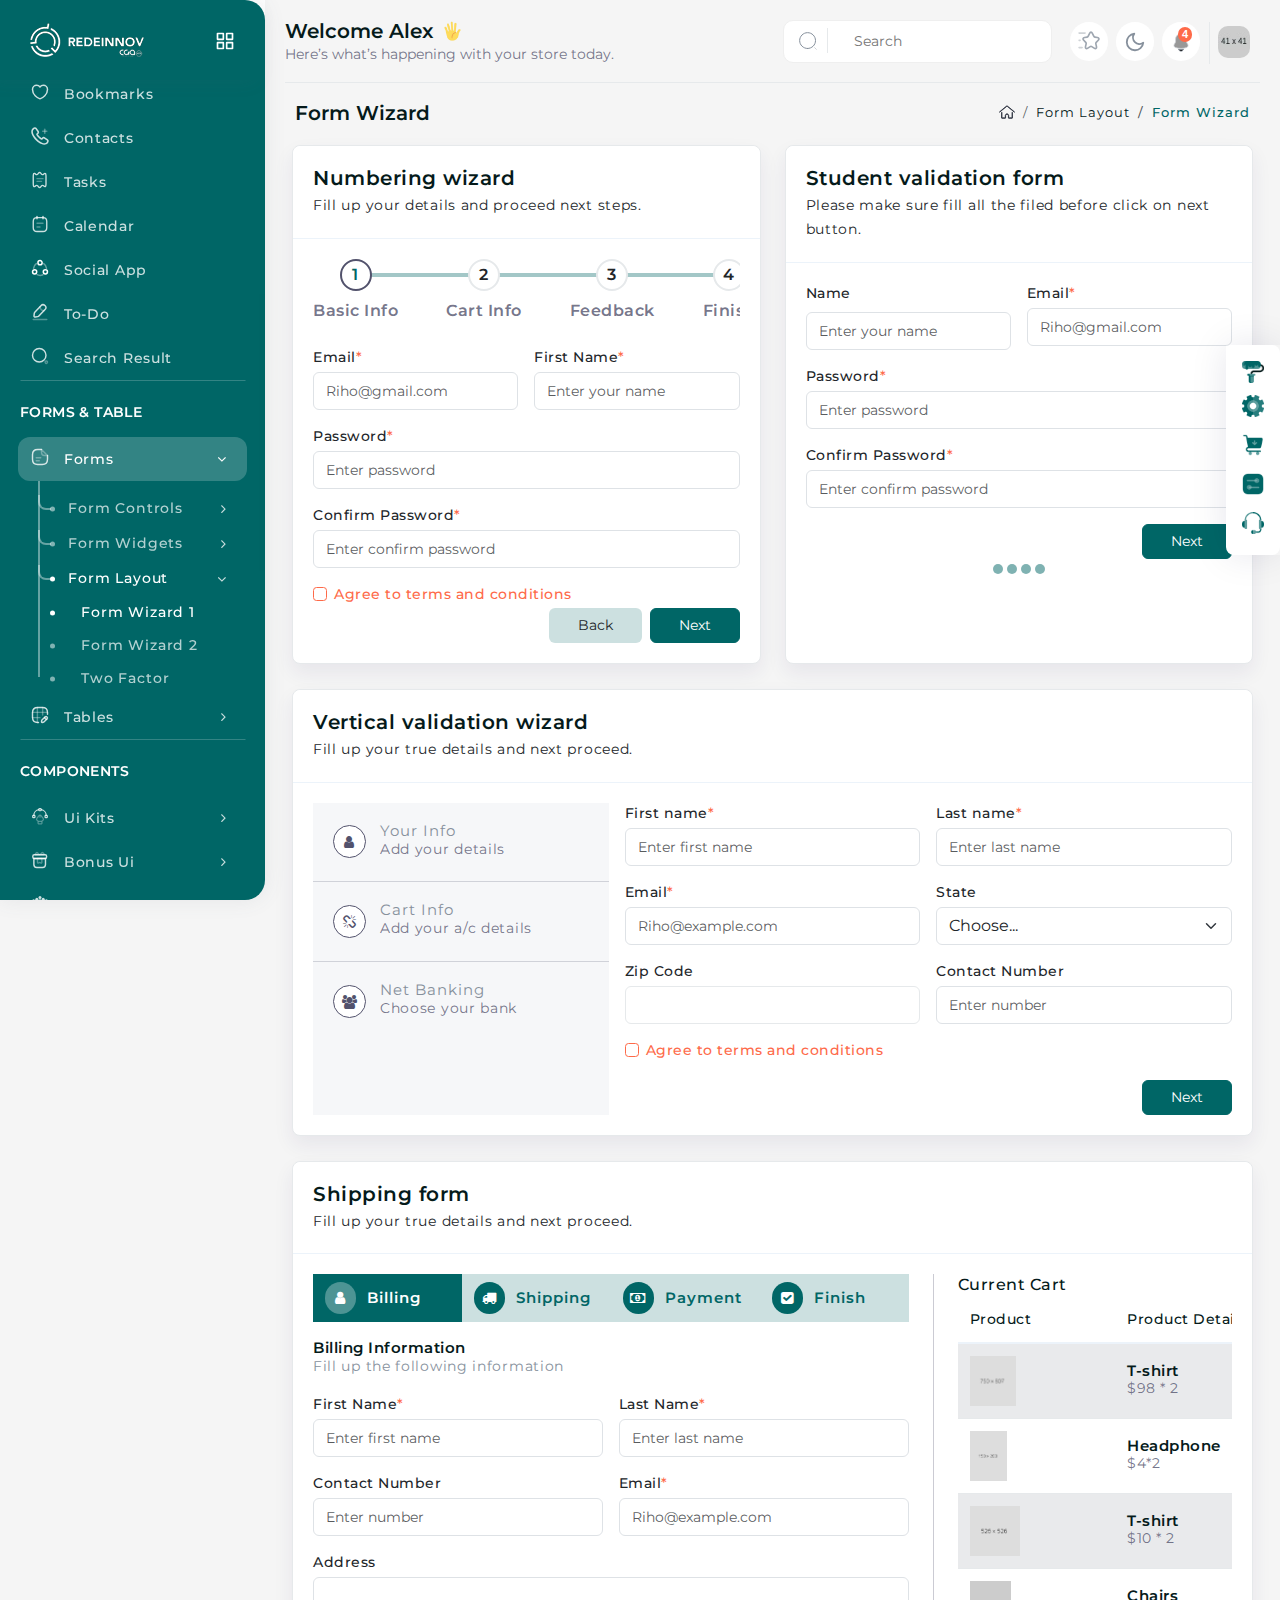
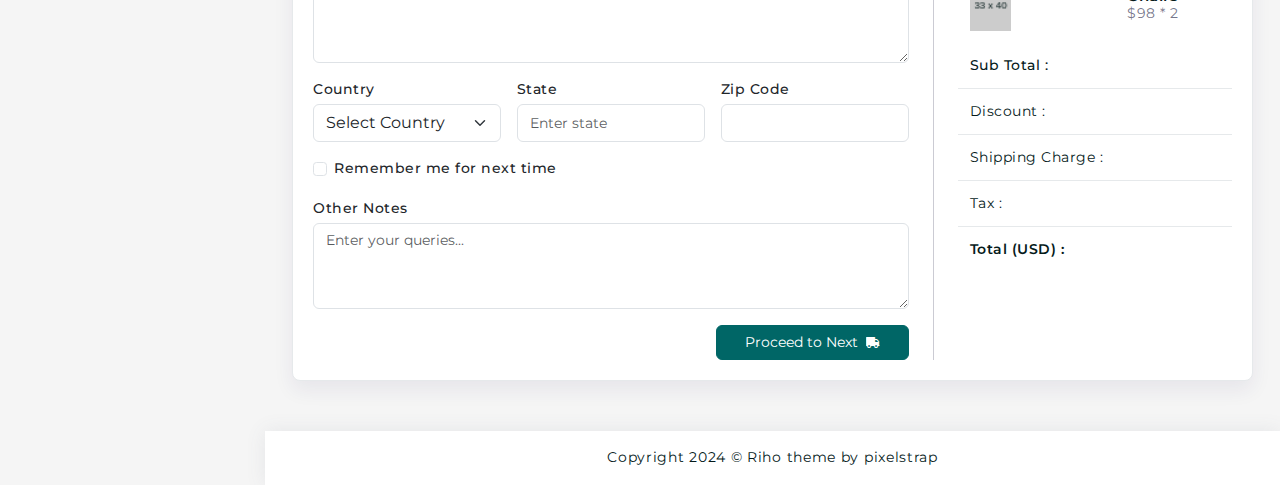
<file: template/form-wizard.html>
<!DOCTYPE html>
<html lang="en">
  <head>
    <meta http-equiv="Content-Type" content="text/html; charset=UTF-8">
    <meta http-equiv="X-UA-Compatible" content="IE=edge">
    <meta name="viewport" content="width=device-width, initial-scale=1.0">
    <meta name="description" content="Riho admin is super flexible, powerful, clean &amp; modern responsive bootstrap 5 admin template with unlimited possibilities.">
    <meta name="keywords" content="admin template, Riho admin template, dashboard template, flat admin template, responsive admin template, web app">
    <meta name="author" content="pixelstrap">
    <link rel="icon" href="../assets/images/favicon.png" type="image/x-icon">
    <link rel="shortcut icon" href="../assets/images/favicon.png" type="image/x-icon">
    <title>Riho - Premium Admin Template</title>
    <!-- Google font-->
    <link rel="preconnect" href="https://fonts.googleapis.com">
    <link rel="preconnect" href="https://fonts.gstatic.com" crossorigin="">
    <link href="https://fonts.googleapis.com/css2?family=Montserrat:wght@200;300;400;500;600;700;800&amp;display=swap" rel="stylesheet">
    <link rel="stylesheet" type="text/css" href="../assets/css/font-awesome.css">
    <!-- ico-font-->
    <link rel="stylesheet" type="text/css" href="../assets/css/vendors/icofont.css">
    <!-- Themify icon-->
    <link rel="stylesheet" type="text/css" href="../assets/css/vendors/themify.css">
    <!-- Flag icon-->
    <link rel="stylesheet" type="text/css" href="../assets/css/vendors/flag-icon.css">
    <!-- Feather icon-->
    <link rel="stylesheet" type="text/css" href="../assets/css/vendors/feather-icon.css">
    <!-- Plugins css start-->
    <link rel="stylesheet" type="text/css" href="../assets/css/vendors/slick.css">
    <link rel="stylesheet" type="text/css" href="../assets/css/vendors/slick-theme.css">
    <link rel="stylesheet" type="text/css" href="../assets/css/vendors/scrollbar.css">
    <link rel="stylesheet" type="text/css" href="../assets/css/vendors/animate.css">
    <!-- Plugins css Ends-->
    <!-- Bootstrap css-->
    <link rel="stylesheet" type="text/css" href="../assets/css/vendors/bootstrap.css">
    <!-- App css-->
    <link rel="stylesheet" type="text/css" href="../assets/css/style.css">
    <link id="color" rel="stylesheet" href="../assets/css/color-1.css" media="screen">
    <!-- Responsive css-->
    <link rel="stylesheet" type="text/css" href="../assets/css/responsive.css">
  </head>
  <body> 
    <!-- loader starts-->
    <div class="loader-wrapper">
      <div class="loader"> 
        <div class="loader4"></div>
      </div>
    </div>
    <!-- loader ends-->
    <!-- tap on top starts-->
    <div class="tap-top"><i data-feather="chevrons-up"></i></div>
    <!-- tap on tap ends-->
    <!-- page-wrapper Start-->
    <div class="page-wrapper compact-wrapper" id="pageWrapper">
      <!-- Page Header Start-->
      <div class="page-header">
        <div class="header-wrapper row m-0">
          <form class="form-inline search-full col" action="#" method="get">
            <div class="form-group w-100">
              <div class="Typeahead Typeahead--twitterUsers">
                <div class="u-posRelative"> 
                  <input class="demo-input Typeahead-input form-control-plaintext w-100" type="text" placeholder="Search Riho .." name="q" title="" autofocus>
                  <div class="spinner-border Typeahead-spinner" role="status"><span class="sr-only">Loading... </span></div><i class="close-search" data-feather="x"></i>
                </div>
                <div class="Typeahead-menu"> </div>
              </div>
            </div>
          </form>
          <div class="header-logo-wrapper col-auto p-0">  
            <div class="logo-wrapper"> <a href="index.html"><img class="img-fluid for-light" src="../assets/images/logo/logo_dark.png" alt="logo-light"><img class="img-fluid for-dark" src="../assets/images/logo/logo.png" alt="logo-dark"></a></div>
            <div class="toggle-sidebar"> <i class="status_toggle middle sidebar-toggle" data-feather="align-center"></i></div>
          </div>
          <div class="left-header col-xxl-5 col-xl-6 col-lg-5 col-md-4 col-sm-3 p-0">
            <div> <a class="toggle-sidebar" href="#"> <i class="iconly-Category icli"> </i></a>
              <div class="d-flex align-items-center gap-2 ">
                <h4 class="f-w-600">Welcome Alex</h4><img class="mt-0" src="../assets/images/hand.gif" alt="hand-gif">
              </div>
            </div>
            <div class="welcome-content d-xl-block d-none"><span class="text-truncate col-12">Here’s what’s happening with your store today. </span></div>
          </div>
          <div class="nav-right col-xxl-7 col-xl-6 col-md-7 col-8 pull-right right-header p-0 ms-auto">
            <ul class="nav-menus"> 
              <li class="d-md-block d-none"> 
                <div class="form search-form mb-0">
                  <div class="input-group"><span class="input-icon">
                      <svg>
                        <use href="../assets/svg/icon-sprite.svg#search-header"></use>
                      </svg>
                      <input class="w-100" type="search" placeholder="Search"></span></div>
                </div>
              </li>
              <li class="d-md-none d-block"> 
                <div class="form search-form mb-0">
                  <div class="input-group"> <span class="input-show"> 
                      <svg id="searchIcon">
                        <use href="../assets/svg/icon-sprite.svg#search-header"></use>
                      </svg>
                      <div id="searchInput">
                        <input type="search" placeholder="Search">
                      </div></span></div>
                </div>
              </li>
              <li class="onhover-dropdown">
                <svg>
                  <use href="../assets/svg/icon-sprite.svg#star"></use>
                </svg>
                <div class="onhover-show-div bookmark-flip">
                  <div class="flip-card">
                    <div class="flip-card-inner">
                      <div class="front">
                        <h6 class="f-18 mb-0 dropdown-title">Bookmark</h6>
                        <ul class="bookmark-dropdown">
                          <li>
                            <div class="row">
                              <div class="col-4 text-center">
                                <div class="bookmark-content">
                                  <div class="bookmark-icon"><i data-feather="file-text"></i></div><span>Forms</span>
                                </div>
                              </div>
                              <div class="col-4 text-center">
                                <div class="bookmark-content">
                                  <div class="bookmark-icon"><i data-feather="user"></i></div><span>Profile</span>
                                </div>
                              </div>
                              <div class="col-4 text-center">
                                <div class="bookmark-content">
                                  <div class="bookmark-icon"><i data-feather="server"></i></div><span>Tables</span>
                                </div>
                              </div>
                            </div>
                          </li>
                          <li class="text-center"><a class="flip-btn f-w-700" id="flip-btn" href="javascript:void(0)">Add New Bookmark</a></li>
                        </ul>
                      </div>
                      <div class="back">
                        <ul>
                          <li>
                            <div class="bookmark-dropdown flip-back-content">
                              <input type="text" placeholder="search...">
                            </div>
                          </li>
                          <li><a class="f-w-700 d-block flip-back" id="flip-back" href="javascript:void(0)">Back</a></li>
                        </ul>
                      </div>
                    </div>
                  </div>
                </div>
              </li>
              <li> 
                <div class="mode"><i class="moon" data-feather="moon"> </i></div>
              </li>
              <li class="onhover-dropdown notification-down">
                <div class="notification-box"> 
                  <svg> 
                    <use href="../assets/svg/icon-sprite.svg#notification-header"></use>
                  </svg><span class="badge rounded-pill badge-secondary">4 </span>
                </div>
                <div class="onhover-show-div notification-dropdown"> 
                  <div class="card mb-0"> 
                    <div class="card-header">
                      <div class="common-space"> 
                        <h4 class="text-start f-w-600">Notitications</h4>
                        <div><span>4 New</span></div>
                      </div>
                    </div>
                    <div class="card-body">
                      <div class="notitications-bar">
                        <ul class="nav nav-pills nav-primary p-0" id="pills-tab" role="tablist">
                          <li class="nav-item p-0"> <a class="nav-link active" id="pills-aboutus-tab" data-bs-toggle="pill" href="#pills-aboutus" role="tab" aria-controls="pills-aboutus" aria-selected="true">All(3)</a></li>
                          <li class="nav-item p-0"> <a class="nav-link" id="pills-blog-tab" data-bs-toggle="pill" href="#pills-blog" role="tab" aria-controls="pills-blog" aria-selected="false">
                               Messages</a></li>
                          <li class="nav-item p-0"> <a class="nav-link" id="pills-contactus-tab" data-bs-toggle="pill" href="#pills-contactus" role="tab" aria-controls="pills-contactus" aria-selected="false">
                               Cart  </a></li>
                        </ul>
                        <div class="tab-content" id="pills-tabContent">
                          <div class="tab-pane fade show active" id="pills-aboutus" role="tabpanel" aria-labelledby="pills-aboutus-tab">
                            <div class="user-message"> 
                              <div class="cart-dropdown notification-all">
                                <ul>
                                  <li class="pr-0 pl-0 pb-3 pt-3">
                                    <div class="media"><img class="img-fluid b-r-5 me-3 img-60" src="../assets/images/other-images/receiver-img.jpg" alt="">
                                      <div class="media-body"><a class="f-light f-w-500" href="../template/product.html">Men Blue T-Shirt</a>
                                        <div class="qty-box"> 
                                          <div class="input-group"> <span class="input-group-prepend">
                                              <button class="btn quantity-left-minus" type="button" data-type="minus" data-field="">- </button></span>
                                            <input class="form-control input-number" type="text" name="quantity" value="1"><span class="input-group-prepend">
                                              <button class="btn quantity-right-plus" type="button" data-type="plus" data-field="">+</button></span>
                                          </div>
                                        </div>
                                        <h6 class="font-primary">$695.00</h6>
                                      </div>
                                      <div class="close-circle"><a class="bg-danger" href="#"><i data-feather="x"></i></a></div>
                                    </div>
                                  </li>
                                </ul>
                              </div>
                              <ul> 
                                <li>
                                  <div class="user-alerts"><img class="user-image rounded-circle img-fluid me-2" src="../assets/images/dashboard/user/5.jpg" alt="user"/>
                                    <div class="user-name">
                                      <div> 
                                        <h6><a class="f-w-500 f-14" href="../template/user-profile.html">Floyd Miles</a></h6><span class="f-light f-w-500 f-12">Sir, Can i remove part in des...</span>
                                      </div>
                                      <div> 
                                        <svg>
                                          <use href="../assets/svg/icon-sprite.svg#more-vertical"></use>
                                        </svg>
                                      </div>
                                    </div>
                                  </div>
                                </li>
                                <li>
                                  <div class="user-alerts"><img class="user-image rounded-circle img-fluid me-2" src="../assets/images/dashboard/user/6.jpg" alt="user"/>
                                    <div class="user-name">
                                      <div> 
                                        <h6><a class="f-w-500 f-14" href="../template/user-profile.html">Dianne Russell</a></h6><span class="f-light f-w-500 f-12">So, what is my next work ?</span>
                                      </div>
                                      <div> 
                                        <svg>
                                          <use href="../assets/svg/icon-sprite.svg#more-vertical"></use>
                                        </svg>
                                      </div>
                                    </div>
                                  </div>
                                </li>
                              </ul>
                            </div>
                          </div>
                          <div class="tab-pane fade" id="pills-blog" role="tabpanel" aria-labelledby="pills-blog-tab">
                            <div class="notification-card"> 
                              <ul> 
                                <li class="notification d-flex w-100 justify-content-between align-items-center">
                                  <div class="d-flex w-100 notification-data justify-content-center align-items-center gap-2">
                                    <div class="user-alerts flex-shrink-0"><img class="rounded-circle img-fluid img-40" src="../assets/images/dashboard/user/3.jpg" alt="user"/></div>
                                    <div class="flex-grow-1">
                                      <div class="common-space user-id w-100">
                                        <div class="common-space w-100"> <a class="f-w-500 f-12" href="../template/private-chat.html">Robert D. Hambly</a></div>
                                      </div>
                                      <div><span class="f-w-500 f-light f-12">Hello Miss...😊</span></div>
                                    </div><span class="f-light f-w-500 f-12">44 sec</span>
                                  </div>
                                </li>
                                <li class="notification d-flex w-100 justify-content-between align-items-center">
                                  <div class="d-flex w-100 notification-data justify-content-center align-items-center gap-2">
                                    <div class="user-alerts flex-shrink-0"><img class="rounded-circle img-fluid img-40" src="../assets/images/dashboard/user/7.jpg" alt="user"/></div>
                                    <div class="flex-grow-1">
                                      <div class="common-space user-id w-100">
                                        <div class="common-space w-100"> <a class="f-w-500 f-12" href="../template/private-chat.html">Courtney C. Strang</a></div>
                                      </div>
                                      <div><span class="f-w-500 f-light f-12">Wishing You a Happy Birthday Dear.. 🥳🎊</span></div>
                                    </div><span class="f-light f-w-500 f-12">52 min</span>
                                  </div>
                                </li>
                                <li class="notification d-flex w-100 justify-content-between align-items-center">
                                  <div class="d-flex w-100 notification-data justify-content-center align-items-center gap-2">
                                    <div class="user-alerts flex-shrink-0"><img class="rounded-circle img-fluid img-40" src="../assets/images/dashboard/user/5.jpg" alt="user"/></div>
                                    <div class="flex-grow-1">
                                      <div class="common-space user-id w-100">
                                        <div class="common-space w-100"> <a class="f-w-500 f-12" href="../template/private-chat.html">Raye T. Sipes</a></div>
                                      </div>
                                      <div><span class="f-w-500 f-light f-12">Hello Dear!! This Theme Is Very beautiful</span></div>
                                    </div><span class="f-light f-w-500 f-12">48 min</span>
                                  </div>
                                </li>
                                <li class="notification d-flex w-100 justify-content-between align-items-center">
                                  <div class="d-flex w-100 notification-data justify-content-center align-items-center gap-2">
                                    <div class="user-alerts flex-shrink-0"><img class="rounded-circle img-fluid img-40" src="../assets/images/dashboard/user/6.jpg" alt="user"/></div>
                                    <div class="flex-grow-1">
                                      <div class="common-space user-id w-100">
                                        <div class="common-space w-100"> <a class="f-w-500 f-12" href="../template/private-chat.html">Henry S. Miller</a></div>
                                      </div>
                                      <div><span class="f-w-500 f-light f-12">You’re older today than yesterday, happy birthday!</span></div>
                                    </div><span class="f-light f-w-500 f-12">3 min</span>
                                  </div>
                                </li>
                              </ul>
                            </div>
                          </div>
                          <div class="tab-pane fade" id="pills-contactus" role="tabpanel" aria-labelledby="pills-contactus-tab">
                            <div class="cart-dropdown mt-4"> 
                              <ul>
                                <li class="pr-0 pl-0 pb-3">
                                  <div class="media"><img class="img-fluid b-r-5 me-3 img-60" src="../assets/images/other-images/cart-img.jpg" alt="">
                                    <div class="media-body"><a class="f-light f-w-500" href="../template/product.html">Furniture Chair for Home</a>
                                      <div class="qty-box">
                                        <div class="input-group"> <span class="input-group-prepend">
                                            <button class="btn quantity-left-minus" type="button" data-type="minus" data-field="">-</button></span>
                                          <input class="form-control input-number" type="text" name="quantity" value="1"><span class="input-group-prepend">
                                            <button class="btn quantity-right-plus" type="button" data-type="plus" data-field="">+</button></span>
                                        </div>
                                      </div>
                                      <h6 class="font-primary">$500</h6>
                                    </div>
                                    <div class="close-circle"><a class="bg-danger" href="#"><i data-feather="x"></i></a></div>
                                  </div>
                                </li>
                                <li class="pr-0 pl-0 pb-3 pt-3">
                                  <div class="media"><img class="img-fluid b-r-5 me-3 img-60" src="../assets/images/other-images/receiver-img.jpg" alt="">
                                    <div class="media-body"><a class="f-light f-w-500" href="../template/product.html">Men Cotton Blend Blue T-Shirt</a>
                                      <div class="qty-box"> 
                                        <div class="input-group"> <span class="input-group-prepend">
                                            <button class="btn quantity-left-minus" type="button" data-type="minus" data-field="">- </button></span>
                                          <input class="form-control input-number" type="text" name="quantity" value="1"><span class="input-group-prepend">
                                            <button class="btn quantity-right-plus" type="button" data-type="plus" data-field="">+</button></span>
                                        </div>
                                      </div>
                                      <h6 class="font-primary">$695.00</h6>
                                    </div>
                                    <div class="close-circle"><a class="bg-danger" href="#"><i data-feather="x"></i></a></div>
                                  </div>
                                </li>
                                <li class="mb-3 total"><a href="../template/checkout.html">
                                    <h6 class="mb-0">
                                       Order Total :<span class="f-right">$1195.00  </span></h6></a></li>
                              </ul>
                            </div>
                          </div>
                          <div class="card-footer pb-0 pr-0 pl-0"> 
                            <div class="text-center"> <a class="f-w-700" href="private-chat.html">
                                <button class="btn btn-primary" type="button" title="btn btn-primary">Check all</button></a></div>
                          </div>
                        </div>
                      </div>
                    </div>
                  </div>
                </div>
              </li>
              <li class="profile-nav onhover-dropdown"> 
                <div class="media profile-media"><img class="b-r-10" src="../assets/images/dashboard/profile.png" alt="">
                  <div class="media-body d-xxl-block d-none box-col-none">
                    <div class="d-flex align-items-center gap-2"> <span>Alex Mora </span><i class="middle fa fa-angle-down"> </i></div>
                    <p class="mb-0 font-roboto">Admin</p>
                  </div>
                </div>
                <ul class="profile-dropdown onhover-show-div">
                  <li><a href="user-profile.html"><i data-feather="user"></i><span>My Profile</span></a></li>
                  <li><a href="letter-box.html"><i data-feather="mail"></i><span>Inbox</span></a></li>
                  <li> <a href="edit-profile.html"> <i data-feather="settings"></i><span>Settings</span></a></li>
                  <li><a class="btn btn-pill btn-outline-primary btn-sm" href="login.html">Log Out</a></li>
                </ul>
              </li>
            </ul>
          </div>
          <script class="result-template" type="text/x-handlebars-template">
            <div class="ProfileCard u-cf">                        
            <div class="ProfileCard-avatar"><svg xmlns="http://www.w3.org/2000/svg" width="24" height="24" viewBox="0 0 24 24" fill="none" stroke="currentColor" stroke-width="2" stroke-linecap="round" stroke-linejoin="round" class="feather feather-airplay m-0"><path d="M5 17H4a2 2 0 0 1-2-2V5a2 2 0 0 1 2-2h16a2 2 0 0 1 2 2v10a2 2 0 0 1-2 2h-1"></path><polygon points="12 15 17 21 7 21 12 15"></polygon></svg></div>
            <div class="ProfileCard-details"> 
            <div class="ProfileCard-realName">{{name}}</div>
            </div> 
            </div>
          </script>
          <script class="empty-template" type="text/x-handlebars-template"><div class="EmptyMessage">Your search turned up 0 results. This most likely means the backend is down, yikes!</div></script>
        </div>
      </div>
      <!-- Page Header Ends                              -->
      <!-- Page Body Start-->
      <div class="page-body-wrapper">
        <!-- Page Sidebar Start-->
        <div class="sidebar-wrapper" data-layout="stroke-svg">
          <div class="logo-wrapper"><a href="index.html"><img class="img-fluid" src="../assets/images/logo/logo.png" alt=""></a>
            <div class="back-btn"><i class="fa fa-angle-left"> </i></div>
            <div class="toggle-sidebar"><i class="status_toggle middle sidebar-toggle" data-feather="grid"> </i></div>
          </div>
          <div class="logo-icon-wrapper"><a href="index.html"><img class="img-fluid" src="../assets/images/logo/logo-icon.png" alt=""></a></div>
          <nav class="sidebar-main">
            <div class="left-arrow" id="left-arrow"><i data-feather="arrow-left"></i></div>
            <div id="sidebar-menu">
              <ul class="sidebar-links" id="simple-bar">
                <li class="back-btn"><a href="index.html"><img class="img-fluid" src="../assets/images/logo/logo-icon.png" alt=""></a>
                  <div class="mobile-back text-end"> <span>Back </span><i class="fa fa-angle-right ps-2" aria-hidden="true"></i></div>
                </li>
                <li class="pin-title sidebar-main-title">
                  <div> 
                    <h6>Pinned</h6>
                  </div>
                </li>
                <li class="sidebar-main-title">
                  <div>
                    <h6 class="lan-1">General</h6>
                  </div>
                </li>
                <li class="sidebar-list"><i class="fa fa-thumb-tack"> </i><a class="sidebar-link sidebar-title" href="#">
                    <svg class="stroke-icon">
                      <use href="../assets/svg/icon-sprite.svg#stroke-home"></use>
                    </svg>
                    <svg class="fill-icon">
                      <use href="../assets/svg/icon-sprite.svg#fill-home"></use>
                    </svg><span class="lan-3">Dashboard          </span></a>
                  <ul class="sidebar-submenu">
                    <li><a href="index.html">Default</a></li>
                    <li><a href="dashboard-02.html">Ecommerce</a></li>
                    <li><a href="dashboard-03.html">Project</a></li>
                  </ul>
                </li>
                <li class="sidebar-list"><i class="fa fa-thumb-tack"></i><a class="sidebar-link sidebar-title" href="#">
                    <svg class="stroke-icon"> 
                      <use href="../assets/svg/icon-sprite.svg#stroke-widget"></use>
                    </svg>
                    <svg class="fill-icon">
                      <use href="../assets/svg/icon-sprite.svg#fill-widget"></use>
                    </svg><span class="lan-6">Widgets</span></a>
                  <ul class="sidebar-submenu">
                    <li><a href="general-widget.html">General</a></li>
                    <li><a href="chart-widget.html">Chart</a></li>
                  </ul>
                </li>
                <li class="sidebar-list"><i class="fa fa-thumb-tack"></i><a class="sidebar-link sidebar-title" href="#">
                    <svg class="stroke-icon">
                      <use href="../assets/svg/icon-sprite.svg#stroke-layout"></use>
                    </svg>
                    <svg class="fill-icon">
                      <use href="../assets/svg/icon-sprite.svg#fill-layout"></use>
                    </svg><span class="lan-7">Page layout</span></a>
                  <ul class="sidebar-submenu">
                    <li><a href="box-layout.html">Boxed</a></li>
                    <li><a href="layout-rtl.html">RTL</a></li>
                    <li><a href="layout-dark.html">Dark Layout</a></li>
                    <li> <a href="hide-on-scroll.html">Hide Nav Scroll</a></li>
                  </ul>
                </li>
                <li class="sidebar-main-title">
                  <div>
                    <h6 class="lan-8">Applications</h6>
                  </div>
                </li>
                <li class="sidebar-list"><i class="fa fa-thumb-tack"></i><a class="sidebar-link sidebar-title" href="#">
                    <svg class="stroke-icon">
                      <use href="../assets/svg/icon-sprite.svg#stroke-project"></use>
                    </svg>
                    <svg class="fill-icon">
                      <use href="../assets/svg/icon-sprite.svg#fill-project"></use>
                    </svg><span>Project           </span></a>
                  <ul class="sidebar-submenu">
                    <li><a href="projects.html">Project List</a></li>
                    <li><a href="projectcreate.html">Create new</a></li>
                  </ul>
                </li>
                <li class="sidebar-list"><i class="fa fa-thumb-tack"></i><a class="sidebar-link sidebar-title link-nav" href="file-manager.html">
                    <svg class="stroke-icon">
                      <use href="../assets/svg/icon-sprite.svg#stroke-file"></use>
                    </svg>
                    <svg class="fill-icon">
                      <use href="../assets/svg/icon-sprite.svg#fill-file"></use>
                    </svg><span>File manager</span></a></li>
                <li class="sidebar-list"><i class="fa fa-thumb-tack"></i><a class="sidebar-link sidebar-title link-nav" href="kanban.html">
                    <svg class="stroke-icon">
                      <use href="../assets/svg/icon-sprite.svg#stroke-board"></use>
                    </svg>
                    <svg class="fill-icon">
                      <use href="../assets/svg/icon-sprite.svg#fill-board"></use>
                    </svg><span>kanban Board</span></a></li>
                <li class="sidebar-list"><i class="fa fa-thumb-tack"></i><a class="sidebar-link sidebar-title" href="#">
                    <svg class="stroke-icon">
                      <use href="../assets/svg/icon-sprite.svg#stroke-ecommerce"></use>
                    </svg>
                    <svg class="fill-icon">
                      <use href="../assets/svg/icon-sprite.svg#fill-ecommerce"></use>
                    </svg><span>Ecommerce</span></a>
                  <ul class="sidebar-submenu">
                    <li> <a href="add-products.html">Add Products</a></li>
                    <li><a href="product.html">Product</a></li>
                    <li><a href="category.html">Category page</a></li>
                    <li><a href="product-page.html">Product page</a></li>
                    <li><a href="list-products.html">Product list</a></li>
                    <li><a href="payment-details.html">Payment Details</a></li>
                    <li><a href="order-history.html">Order History</a></li>
                    <li><a class="submenu-title" href="#">Invoices<span class="sub-arrow"><i class="fa fa-angle-right"></i></span></a>
                      <ul class="nav-sub-childmenu submenu-content">
                        <li><a href="invoice-1.html">Invoice-1</a></li>
                        <li><a href="invoice-2.html">Invoice-2</a></li>
                        <li><a href="invoice-3.html">Invoice-3</a></li>
                        <li><a href="invoice-4.html">Invoice-4</a></li>
                        <li><a href="invoice-5.html">Invoice-5</a></li>
                        <li><a href="invoice-template.html">Invoice-6</a></li>
                      </ul>
                    </li>
                    <li><a href="cart.html">Cart</a></li>
                    <li><a href="list-wish.html">Wishlist</a></li>
                    <li><a href="checkout.html">Checkout</a></li>
                    <li><a href="pricing.html">Pricing      </a></li>
                  </ul>
                </li>
                <li class="sidebar-list"><i class="fa fa-thumb-tack"></i><a class="sidebar-link sidebar-title link-nav" href="letter-box.html">
                    <svg class="stroke-icon">
                      <use href="../assets/svg/icon-sprite.svg#stroke-email"></use>
                    </svg>
                    <svg class="fill-icon">
                      <use href="../assets/svg/icon-sprite.svg#fill-email"></use>
                    </svg><span>Letter Box   </span></a>
                  <ul class="sidebar-submenu">
                    <li><a href="email-application.html">Email App</a></li>
                    <li><a href="email-compose.html">Email Compose</a></li>
                  </ul>
                </li>
                <li class="sidebar-list"><i class="fa fa-thumb-tack"></i><a class="sidebar-link sidebar-title" href="#">
                    <svg class="stroke-icon">
                      <use href="../assets/svg/icon-sprite.svg#stroke-chat"></use>
                    </svg>
                    <svg class="fill-icon">
                      <use href="../assets/svg/icon-sprite.svg#fill-chat"></use>
                    </svg><span>Chat</span></a>
                  <ul class="sidebar-submenu">
                    <li><a href="private-chat.html">Private Chat</a></li>
                    <li> <a href="group-chat.html">Group Chat</a></li>
                  </ul>
                </li>
                <li class="sidebar-list"> <i class="fa fa-thumb-tack"> </i><a class="sidebar-link sidebar-title" href="#">
                    <svg class="stroke-icon"> 
                      <use href="../assets/svg/icon-sprite.svg#stroke-user"></use>
                    </svg>
                    <svg class="fill-icon">
                      <use href="../assets/svg/icon-sprite.svg#fill-user"></use>
                    </svg><span>Users</span></a>
                  <ul class="sidebar-submenu">
                    <li><a href="user-profile.html">Users Profile</a></li>
                    <li><a href="edit-profile.html">Users Edit</a></li>
                    <li><a href="user-cards.html">Users Cards</a></li>
                  </ul>
                </li>
                <li class="sidebar-list"><i class="fa fa-thumb-tack"></i><a class="sidebar-link sidebar-title link-nav" href="bookmark.html">
                    <svg class="stroke-icon">
                      <use href="../assets/svg/icon-sprite.svg#stroke-bookmark"></use>
                    </svg>
                    <svg class="fill-icon">
                      <use href="../assets/svg/icon-sprite.svg#fill-bookmark"> </use>
                    </svg><span>Bookmarks</span></a></li>
                <li class="sidebar-list"><i class="fa fa-thumb-tack"></i><a class="sidebar-link sidebar-title link-nav" href="contacts.html">
                    <svg class="stroke-icon">
                      <use href="../assets/svg/icon-sprite.svg#stroke-contact"></use>
                    </svg>
                    <svg class="fill-icon">
                      <use href="../assets/svg/icon-sprite.svg#fill-contact"> </use>
                    </svg><span>Contacts</span></a></li>
                <li class="sidebar-list"><i class="fa fa-thumb-tack"></i><a class="sidebar-link sidebar-title link-nav" href="task.html">
                    <svg class="stroke-icon">
                      <use href="../assets/svg/icon-sprite.svg#stroke-task"></use>
                    </svg>
                    <svg class="fill-icon">
                      <use href="../assets/svg/icon-sprite.svg#fill-task"> </use>
                    </svg><span>Tasks</span></a></li>
                <li class="sidebar-list"><i class="fa fa-thumb-tack"></i><a class="sidebar-link sidebar-title link-nav" href="calendar-basic.html">
                    <svg class="stroke-icon">
                      <use href="../assets/svg/icon-sprite.svg#stroke-calendar"></use>
                    </svg>
                    <svg class="fill-icon">
                      <use href="../assets/svg/icon-sprite.svg#fill-calender"></use>
                    </svg><span>Calendar</span></a></li>
                <li class="sidebar-list"><i class="fa fa-thumb-tack"></i><a class="sidebar-link sidebar-title link-nav" href="social-app.html">
                    <svg class="stroke-icon">
                      <use href="../assets/svg/icon-sprite.svg#stroke-social"></use>
                    </svg>
                    <svg class="fill-icon">
                      <use href="../assets/svg/icon-sprite.svg#fill-social"> </use>
                    </svg><span>Social App</span></a></li>
                <li class="sidebar-list"><i class="fa fa-thumb-tack"></i><a class="sidebar-link sidebar-title link-nav" href="to-do.html">
                    <svg class="stroke-icon">
                      <use href="../assets/svg/icon-sprite.svg#stroke-to-do"></use>
                    </svg>
                    <svg class="fill-icon">
                      <use href="../assets/svg/icon-sprite.svg#fill-to-do"> </use>
                    </svg><span>To-Do</span></a></li>
                <li class="sidebar-list"><i class="fa fa-thumb-tack"></i><a class="sidebar-link sidebar-title link-nav" href="search.html">
                    <svg class="stroke-icon">
                      <use href="../assets/svg/icon-sprite.svg#stroke-search"></use>
                    </svg>
                    <svg class="fill-icon">
                      <use href="../assets/svg/icon-sprite.svg#fill-search"> </use>
                    </svg><span>Search Result</span></a></li>
                <li class="sidebar-main-title"> 
                  <div>
                    <h6>Forms & Table</h6>
                  </div>
                </li>
                <li class="sidebar-list"><i class="fa fa-thumb-tack"></i><a class="sidebar-link sidebar-title" href="#">
                    <svg class="stroke-icon"> 
                      <use href="../assets/svg/icon-sprite.svg#stroke-form"></use>
                    </svg>
                    <svg class="fill-icon">
                      <use href="../assets/svg/icon-sprite.svg#fill-form"> </use>
                    </svg><span>Forms</span></a>
                  <ul class="sidebar-submenu">
                    <li> <a class="submenu-title" href="#">Form Controls <span class="sub-arrow"> <i class="fa fa-angle-right"></i></span></a>
                      <ul class="nav-sub-childmenu submenu-content">
                        <li><a href="form-validation.html">Form Validation</a></li>
                        <li><a href="base-input.html">Base Inputs</a></li>
                        <li><a href="radio-checkbox-control.html">Checkbox & Radio</a></li>
                        <li><a href="input-group.html">Input Groups</a></li>
                        <li> <a href="input-mask.html">Input Mask</a></li>
                        <li><a href="megaoptions.html">Mega Options</a></li>
                      </ul>
                    </li>
                    <li><a class="submenu-title" href="#">
                         Form Widgets<span class="sub-arrow"><i class="fa fa-angle-right"></i></span></a>
                      <ul class="nav-sub-childmenu submenu-content">
                        <li><a href="datepicker.html">Datepicker</a></li>
                        <li><a href="touchspin.html">Touchspin</a></li>
                        <li><a href="select2.html">Select2</a></li>
                        <li><a href="switch.html">Switch</a></li>
                        <li><a href="typeahead.html">Typeahead</a></li>
                        <li><a href="clipboard.html">Clipboard</a></li>
                      </ul>
                    </li>
                    <li><a class="submenu-title" href="#">Form layout<span class="sub-arrow"><i class="fa fa-angle-right"></i></span></a>
                      <ul class="nav-sub-childmenu submenu-content">
                        <li><a href="form-wizard.html">Form Wizard 1</a></li>
                        <li><a href="form-wizard-two.html">Form Wizard 2</a></li>
                        <li><a href="two-factor.html">Two Factor</a></li>
                      </ul>
                    </li>
                  </ul>
                </li>
                <li class="sidebar-list"><i class="fa fa-thumb-tack"></i><a class="sidebar-link sidebar-title" href="#">
                    <svg class="stroke-icon">
                      <use href="../assets/svg/icon-sprite.svg#stroke-table"></use>
                    </svg>
                    <svg class="fill-icon">
                      <use href="../assets/svg/icon-sprite.svg#fill-table"></use>
                    </svg><span>Tables</span></a>
                  <ul class="sidebar-submenu">
                    <li><a class="submenu-title" href="#">Bootstrap Tables<span class="sub-arrow"><i class="fa fa-angle-right"></i></span></a>
                      <ul class="nav-sub-childmenu submenu-content">
                        <li><a href="bootstrap-basic-table.html">Basic Tables</a></li>
                        <li><a href="table-components.html">Table components</a></li>
                      </ul>
                    </li>
                    <li><a class="submenu-title" href="#">Data Tables<span class="sub-arrow"><i class="fa fa-angle-right"></i></span></a>
                      <ul class="nav-sub-childmenu submenu-content">
                        <li><a href="datatable-basic-init.html">Basic Init</a></li>
                        <li> <a href="datatable-advance.html">Advance Init </a></li>
                        <li> <a href="datatable-API.html">API </a></li>
                        <li><a href="datatable-data-source.html">Data Sources</a></li>
                      </ul>
                    </li>
                    <li><a href="datatable-ext-autofill.html">Ex. Data Tables</a></li>
                    <li><a href="jsgrid-table.html">Js Grid Table        </a></li>
                  </ul>
                </li>
                <li class="sidebar-main-title">
                  <div>
                    <h6>Components</h6>
                  </div>
                </li>
                <li class="sidebar-list"><i class="fa fa-thumb-tack"></i><a class="sidebar-link sidebar-title" href="#">
                    <svg class="stroke-icon">
                      <use href="../assets/svg/icon-sprite.svg#stroke-ui-kits"></use>
                    </svg>
                    <svg class="fill-icon">
                      <use href="../assets/svg/icon-sprite.svg#fill-ui-kits"></use>
                    </svg><span>Ui Kits</span></a>
                  <ul class="sidebar-submenu">
                    <li><a href="typography.html">Typography</a></li>
                    <li><a href="avatars.html">Avatars</a></li>
                    <li><a href="helper-classes.html">helper classes</a></li>
                    <li><a href="grid.html">Grid</a></li>
                    <li><a href="tag-pills.html">Tag & pills</a></li>
                    <li><a href="progress-bar.html">Progress</a></li>
                    <li><a href="modal.html">Modal</a></li>
                    <li><a href="alert.html">Alert</a></li>
                    <li><a href="popover.html">Popover</a></li>
                    <li><a href="tooltip.html">Tooltip</a></li>
                    <li><a href="dropdown.html">Dropdown</a></li>
                    <li><a href="according.html">Accordion</a></li>
                    <li><a href="tab-bootstrap.html">Tabs</a></li>
                    <li><a href="list.html">Lists</a></li>
                  </ul>
                </li>
                <li class="sidebar-list"><i class="fa fa-thumb-tack"></i><a class="sidebar-link sidebar-title" href="#">
                    <svg class="stroke-icon">
                      <use href="../assets/svg/icon-sprite.svg#stroke-bonus-kit"></use>
                    </svg>
                    <svg class="fill-icon">
                      <use href="../assets/svg/icon-sprite.svg#fill-bonus-kit"></use>
                    </svg><span>Bonus Ui</span></a>
                  <ul class="sidebar-submenu">
                    <li><a href="scrollable.html">Scrollable</a></li>
                    <li><a href="tree.html">Tree view</a></li>
                    <li><a href="toasts.html">Toasts</a></li>
                    <li><a href="rating.html">Rating</a></li>
                    <li><a href="dropzone.html">dropzone</a></li>
                    <li><a href="tour.html">Tour</a></li>
                    <li><a href="sweet-alert2.html">SweetAlert2</a></li>
                    <li><a href="modal-animated.html">Animated Modal</a></li>
                    <li><a href="owl-carousel.html">Owl Carousel</a></li>
                    <li><a href="ribbons.html">Ribbons</a></li>
                    <li><a href="pagination.html">Pagination</a></li>
                    <li><a href="breadcrumb.html">Breadcrumb</a></li>
                    <li><a href="range-slider.html">Range Slider</a></li>
                    <li><a href="image-cropper.html">Image cropper</a></li>
                    <li><a href="basic-card.html">Basic Card</a></li>
                    <li><a href="creative-card.html">Creative Card</a></li>
                    <li><a href="dragable-card.html">Draggable Card</a></li>
                    <li><a href="timeline-v-1.html">Timeline </a></li>
                  </ul>
                </li>
                <li class="sidebar-list"><i class="fa fa-thumb-tack"></i><a class="sidebar-link sidebar-title" href="#">
                    <svg class="stroke-icon">
                      <use href="../assets/svg/icon-sprite.svg#stroke-animation"></use>
                    </svg>
                    <svg class="fill-icon">
                      <use href="../assets/svg/icon-sprite.svg#fill-animation"></use>
                    </svg><span>Animation</span></a>
                  <ul class="sidebar-submenu">
                    <li><a href="animate.html">Animate</a></li>
                    <li><a href="scroll-reval.html">Scroll Reveal</a></li>
                    <li><a href="AOS.html">AOS animation</a></li>
                    <li><a href="tilt.html">Tilt Animation</a></li>
                    <li><a href="wow.html">Wow Animation</a></li>
                  </ul>
                </li>
                <li class="sidebar-list"><i class="fa fa-thumb-tack"></i><a class="sidebar-link sidebar-title" href="#">
                    <svg class="stroke-icon">
                      <use href="../assets/svg/icon-sprite.svg#stroke-icons"></use>
                    </svg>
                    <svg class="fill-icon">
                      <use href="../assets/svg/icon-sprite.svg#fill-icons"></use>
                    </svg><span>Icons</span></a>
                  <ul class="sidebar-submenu">
                    <li><a href="flag-icon.html">Flag icon</a></li>
                    <li><a href="font-awesome.html">Fontawesome Icon</a></li>
                    <li><a href="ico-icon.html">Ico Icon</a></li>
                    <li><a href="themify-icon.html">Themify Icon</a></li>
                    <li><a href="feather-icon.html">Feather icon</a></li>
                    <li><a href="whether-icon.html">Whether Icon</a></li>
                  </ul>
                </li>
                <li class="sidebar-list"><i class="fa fa-thumb-tack"></i><a class="sidebar-link sidebar-title" href="#">
                    <svg class="stroke-icon">
                      <use href="../assets/svg/icon-sprite.svg#stroke-button"></use>
                    </svg>
                    <svg class="fill-icon">
                      <use href="../assets/svg/icon-sprite.svg#fill-botton"></use>
                    </svg><span>Buttons</span></a>
                  <ul class="sidebar-submenu">
                    <li><a href="buttons.html">Default Style</a></li>
                    <li><a href="buttons-flat.html">Flat Style</a></li>
                    <li><a href="buttons-edge.html">Edge Style</a></li>
                    <li><a href="raised-button.html">Raised Style</a></li>
                    <li><a href="button-group.html">Button Group</a></li>
                  </ul>
                </li>
                <li class="sidebar-list"><i class="fa fa-thumb-tack"></i><a class="sidebar-link sidebar-title" href="#">
                    <svg class="stroke-icon">
                      <use href="../assets/svg/icon-sprite.svg#stroke-charts"></use>
                    </svg>
                    <svg class="fill-icon">
                      <use href="../assets/svg/icon-sprite.svg#fill-charts"></use>
                    </svg><span>Charts</span></a>
                  <ul class="sidebar-submenu">
                    <li><a href="echarts.html">Echarts</a></li>
                    <li><a href="chart-apex.html">Apex Chart</a></li>
                    <li><a href="chart-google.html">Google Chart</a></li>
                    <li><a href="chart-sparkline.html">Sparkline chart</a></li>
                    <li><a href="chart-flot.html">Flot Chart</a></li>
                    <li><a href="chart-knob.html">Knob Chart</a></li>
                    <li><a href="chart-morris.html">Morris Chart</a></li>
                    <li><a href="chartjs.html">Chatjs Chart</a></li>
                    <li><a href="chartist.html">Chartist Chart</a></li>
                    <li><a href="chart-peity.html">Peity Chart</a></li>
                  </ul>
                </li>
                <li class="sidebar-main-title">
                  <div>
                    <h6>Pages</h6>
                  </div>
                </li>
                <li class="sidebar-list"><i class="fa fa-thumb-tack"></i><a class="sidebar-link sidebar-title link-nav" href="landing-page.html">
                    <svg class="stroke-icon">
                      <use href="../assets/svg/icon-sprite.svg#stroke-landing-page"></use>
                    </svg>
                    <svg class="fill-icon">
                      <use href="../assets/svg/icon-sprite.svg#fill-landing-page"></use>
                    </svg><span>Landing page</span></a></li>
                <li class="sidebar-list"><i class="fa fa-thumb-tack"></i><a class="sidebar-link sidebar-title link-nav" href="sample-page.html">
                    <svg class="stroke-icon">
                      <use href="../assets/svg/icon-sprite.svg#stroke-sample-page"></use>
                    </svg>
                    <svg class="fill-icon">
                      <use href="../assets/svg/icon-sprite.svg#fill-sample-page"></use>
                    </svg><span>Sample page</span></a></li>
                <li class="sidebar-list"><i class="fa fa-thumb-tack"></i><a class="sidebar-link sidebar-title link-nav" href="internationalization.html">
                    <svg class="stroke-icon">
                      <use href="../assets/svg/icon-sprite.svg#stroke-internationalization"></use>
                    </svg>
                    <svg class="fill-icon">
                      <use href="../assets/svg/icon-sprite.svg#fill-internationalization"></use>
                    </svg><span>Internationalization</span></a></li>
                <li class="sidebar-list"><i class="fa fa-thumb-tack"></i><a class="sidebar-link sidebar-title link-nav" href="../starter-kit/index.html" target="_blank">
                    <svg class="stroke-icon">
                      <use href="../assets/svg/icon-sprite.svg#stroke-starter-kit"></use>
                    </svg>
                    <svg class="fill-icon">
                      <use href="../assets/svg/icon-sprite.svg#fill-starter-kit"></use>
                    </svg><span>Starter kit</span></a></li>
                <li class="mega-menu sidebar-list"><i class="fa fa-thumb-tack"></i><a class="sidebar-link sidebar-title" href="#">
                    <svg class="stroke-icon">
                      <use href="../assets/svg/icon-sprite.svg#stroke-others"></use>
                    </svg>
                    <svg class="fill-icon">
                      <use href="../assets/svg/icon-sprite.svg#fill-others"></use>
                    </svg><span>Others</span></a>
                  <div class="mega-menu-container menu-content">
                    <div class="container-fluid">
                      <div class="row">
                        <div class="col mega-box">
                          <div class="link-section">
                            <div class="submenu-title">
                              <h5>Error Page</h5>
                            </div>
                            <ul class="submenu-content opensubmegamenu">
                              <li><a href="error-400.html">Error 400</a></li>
                              <li><a href="error-401.html">Error 401</a></li>
                              <li><a href="error-403.html">Error 403</a></li>
                              <li><a href="error-404.html">Error 404</a></li>
                              <li><a href="error-500.html">Error 500</a></li>
                              <li><a href="error-503.html">Error 503</a></li>
                            </ul>
                          </div>
                        </div>
                        <div class="col mega-box">
                          <div class="link-section">
                            <div class="submenu-title">
                              <h5> Authentication</h5>
                            </div>
                            <ul class="submenu-content opensubmegamenu">
                              <li><a href="login.html" target="_blank">Login Simple</a></li>
                              <li><a href="login_one.html" target="_blank">Login bg image</a></li>
                              <li><a href="login_two.html" target="_blank">Login image two                      </a></li>
                              <li><a href="login-bs-validation.html" target="_blank">Login validation</a></li>
                              <li><a href="login-bs-tt-validation.html" target="_blank">Login tooltip</a></li>
                              <li><a href="login-sa-validation.html" target="_blank">Login sweetalert</a></li>
                              <li><a href="sign-up.html" target="_blank">Register Simple</a></li>
                              <li><a href="sign-up-one.html" target="_blank">Register Bg-Image</a></li>
                              <li><a href="sign-up-two.html" target="_blank">Register two-image </a></li>
                              <li><a href="sign-up-wizard.html" target="_blank">Register wizard</a></li>
                              <li><a href="unlock.html">Unlock User</a></li>
                              <li><a href="forget-password.html">Forget Password</a></li>
                              <li><a href="reset-password.html">Reset Password</a></li>
                              <li><a href="maintenance.html">Maintenance</a></li>
                            </ul>
                          </div>
                        </div>
                        <div class="col mega-box">
                          <div class="link-section">
                            <div class="submenu-title">
                              <h5>Coming Soon</h5>
                            </div>
                            <ul class="submenu-content opensubmegamenu">
                              <li><a href="comingsoon.html">Coming Simple</a></li>
                              <li><a href="comingsoon-bg-video.html">Coming with Bg video</a></li>
                              <li><a href="comingsoon-bg-img.html">Coming with Bg Image</a></li>
                            </ul>
                          </div>
                        </div>
                        <div class="col mega-box">
                          <div class="link-section">
                            <div class="submenu-title">
                              <h5>Email templates</h5>
                            </div>
                            <ul class="submenu-content opensubmegamenu">
                              <li><a href="basic-template.html">Basic Email</a></li>
                              <li><a href="email-header.html">Basic With Header</a></li>
                              <li><a href="template-email.html">Ecomerce Tem...</a></li>
                              <li><a href="template-email-2.html">Email Template 2</a></li>
                              <li><a href="ecommerce-templates.html">Ecommerce Email</a></li>
                              <li><a href="email-order-success.html">Order Success</a></li>
                            </ul>
                          </div>
                        </div>
                      </div>
                    </div>
                  </div>
                </li>
                <li class="sidebar-main-title">
                  <div>
                    <h6>Miscellaneous</h6>
                  </div>
                </li>
                <li class="sidebar-list"><i class="fa fa-thumb-tack"></i><a class="sidebar-link sidebar-title" href="#">
                    <svg class="stroke-icon">
                      <use href="../assets/svg/icon-sprite.svg#stroke-gallery"></use>
                    </svg>
                    <svg class="fill-icon">
                      <use href="../assets/svg/icon-sprite.svg#fill-gallery"></use>
                    </svg><span>Gallery</span></a>
                  <ul class="sidebar-submenu">
                    <li><a href="gallery.html">Gallery Grid</a></li>
                    <li><a href="gallery-with-description.html">Gallery Grid Desc</a></li>
                    <li><a href="gallery-masonry.html">Masonry Gallery</a></li>
                    <li><a href="masonry-gallery-with-disc.html">Masonry with Desc</a></li>
                    <li><a href="gallery-hover.html">Hover Effects</a></li>
                  </ul>
                </li>
                <li class="sidebar-list"><i class="fa fa-thumb-tack"></i><a class="sidebar-link sidebar-title" href="#">
                    <svg class="stroke-icon">
                      <use href="../assets/svg/icon-sprite.svg#stroke-blog"></use>
                    </svg>
                    <svg class="fill-icon">
                      <use href="../assets/svg/icon-sprite.svg#fill-blog"></use>
                    </svg><span>Blog</span></a>
                  <ul class="sidebar-submenu">
                    <li><a href="blog.html">Blog Details</a></li>
                    <li><a href="blog-single.html">Blog Single</a></li>
                    <li><a href="add-post.html">Add Post</a></li>
                  </ul>
                </li>
                <li class="sidebar-list"><i class="fa fa-thumb-tack"></i><a class="sidebar-link sidebar-title link-nav" href="faq.html">
                    <svg class="stroke-icon">
                      <use href="../assets/svg/icon-sprite.svg#stroke-faq"></use>
                    </svg>
                    <svg class="fill-icon">
                      <use href="../assets/svg/icon-sprite.svg#fill-faq"></use>
                    </svg><span>FAQ</span></a></li>
                <li class="sidebar-list"><i class="fa fa-thumb-tack"></i><a class="sidebar-link sidebar-title" href="#">
                    <svg class="stroke-icon">
                      <use href="../assets/svg/icon-sprite.svg#stroke-job-search"></use>
                    </svg>
                    <svg class="fill-icon">
                      <use href="../assets/svg/icon-sprite.svg#fill-job-search"></use>
                    </svg><span>Job Search</span></a>
                  <ul class="sidebar-submenu">
                    <li><a href="job-cards-view.html">Cards view</a></li>
                    <li><a href="job-list-view.html">List View</a></li>
                    <li><a href="job-details.html">Job Details</a></li>
                    <li><a href="job-apply.html">Apply</a></li>
                  </ul>
                </li>
                <li class="sidebar-list"><i class="fa fa-thumb-tack"></i><a class="sidebar-link sidebar-title" href="#">
                    <svg class="stroke-icon">
                      <use href="../assets/svg/icon-sprite.svg#stroke-learning"></use>
                    </svg>
                    <svg class="fill-icon">
                      <use href="../assets/svg/icon-sprite.svg#fill-learning"></use>
                    </svg><span>Learning</span></a>
                  <ul class="sidebar-submenu">
                    <li><a href="learning-list-view.html">Learning List</a></li>
                    <li><a href="learning-detailed.html">Detailed Course</a></li>
                  </ul>
                </li>
                <li class="sidebar-list"><i class="fa fa-thumb-tack"></i><a class="sidebar-link sidebar-title" href="#">
                    <svg class="stroke-icon">
                      <use href="../assets/svg/icon-sprite.svg#stroke-maps"></use>
                    </svg>
                    <svg class="fill-icon">
                      <use href="../assets/svg/icon-sprite.svg#fill-maps"></use>
                    </svg><span>Maps</span></a>
                  <ul class="sidebar-submenu">
                    <li><a href="map-js.html">Maps JS</a></li>
                    <li><a href="vector-map.html">Vector Maps</a></li>
                  </ul>
                </li>
                <li class="sidebar-list"><i class="fa fa-thumb-tack"></i><a class="sidebar-link sidebar-title" href="#">
                    <svg class="stroke-icon">
                      <use href="../assets/svg/icon-sprite.svg#stroke-editors"></use>
                    </svg>
                    <svg class="fill-icon">
                      <use href="../assets/svg/icon-sprite.svg#fill-editors"></use>
                    </svg><span>Editors</span></a>
                  <ul class="sidebar-submenu"> 
                    <li><a href="quilleditor.html">Quill editor</a></li>
                    <li><a href="ace-code-editor.html">ACE code editor  </a></li>
                  </ul>
                </li>
                <li class="sidebar-list"> <i class="fa fa-thumb-tack"></i><a class="sidebar-link sidebar-title link-nav" href="knowledgebase.html">
                    <svg class="stroke-icon">
                      <use href="../assets/svg/icon-sprite.svg#stroke-knowledgebase"></use>
                    </svg>
                    <svg class="fill-icon">
                      <use href="../assets/svg/icon-sprite.svg#fill-knowledgebase"></use>
                    </svg><span>Knowledgebase</span></a></li>
                <li class="sidebar-list"><i class="fa fa-thumb-tack"></i><a class="sidebar-link sidebar-title link-nav" href="support-ticket.html">
                    <svg class="stroke-icon">
                      <use href="../assets/svg/icon-sprite.svg#stroke-support-tickets"></use>
                    </svg>
                    <svg class="fill-icon">
                      <use href="../assets/svg/icon-sprite.svg#fill-support-tickets"></use>
                    </svg><span>Support Ticket</span></a></li>
              </ul>
              <div class="right-arrow" id="right-arrow"><i data-feather="arrow-right"></i></div>
            </div>
          </nav>
        </div>
        <!-- Page Sidebar Ends-->
        <div class="page-body">
          <div class="container-fluid">
            <div class="page-title">
              <div class="row">
                <div class="col-6">
                  <h4>Form Wizard</h4>
                </div>
                <div class="col-6">
                  <ol class="breadcrumb">
                    <li class="breadcrumb-item"><a href="index.html">                                       
                        <svg class="stroke-icon">
                          <use href="../assets/svg/icon-sprite.svg#stroke-home"></use>
                        </svg></a></li>
                    <li class="breadcrumb-item">Form Layout</li>
                    <li class="breadcrumb-item active"> Form Wizard</li>
                  </ol>
                </div>
              </div>
            </div>
          </div>
          <!-- Container-fluid starts-->
          <div class="container-fluid">
            <div class="row">
              <div class="col-xl-6">
                <div class="card height-equal">
                  <div class="card-header">
                    <h4>Numbering wizard </h4>
                    <p class="f-m-light mt-1">
                       Fill up your details and proceed next steps.</p>
                  </div>
                  <div class="card-body basic-wizard important-validation">
                    <div class="stepper-horizontal" id="stepper1">
                      <div class="stepper-one stepper step editing active">
                        <div class="step-circle"><span>1</span></div>
                        <div class="step-title">Basic Info</div>
                        <div class="step-bar-left"></div>
                        <div class="step-bar-right"></div>
                      </div>
                      <div class="stepper-two step">
                        <div class="step-circle"><span>2</span></div>
                        <div class="step-title">Cart Info</div>
                        <div class="step-bar-left"></div>
                        <div class="step-bar-right"></div>
                      </div>
                      <div class="stepper-three step">
                        <div class="step-circle"><span>3</span></div>
                        <div class="step-title">Feedback</div>
                        <div class="step-bar-left"></div>
                        <div class="step-bar-right"></div>
                      </div>
                      <div class="stepper-four step">
                        <div class="step-circle"><span>4</span></div>
                        <div class="step-title">Finish</div>
                        <div class="step-bar-left"></div>
                        <div class="step-bar-right"></div>
                      </div>
                    </div>
                    <div id="msform">
                      <form class="stepper-one row g-3 needs-validation custom-input" novalidate="">
                        <div class="col-sm-6">
                          <label class="form-label" for="email-basic-wizard">Email<span class="txt-danger">*</span></label>
                          <input class="form-control" id="email-basic-wizard" type="email" required="" placeholder="Riho@gmail.com">
                        </div>
                        <div class="col-sm-6">
                          <label class="form-label" for="firstnamewizard">First Name<span class="txt-danger">*</span></label>
                          <input class="form-control" id="firstnamewizard" type="text" required="" placeholder="Enter your name">
                        </div>
                        <div class="col-12">
                          <label class="col-sm-12 form-label" for="passwordwizard">Password<span class="txt-danger">*</span></label>
                          <input class="form-control" id="passwordwizard" type="password" placeholder="Enter password" required="">
                        </div>
                        <div class="col-12">
                          <label class="col-sm-12 form-label" for="confirmpasswordwizard">Confirm Password<span class="txt-danger">*</span></label>
                          <input class="form-control" id="confirmpasswordwizard" type="password" placeholder="Enter confirm password" required="">
                        </div>
                        <div class="col-12">
                          <div class="form-check">
                            <input class="form-check-input" id="inputcheckwizard" type="checkbox" value="" required="">
                            <label class="form-check-label mb-0" for="inputcheckwizard">Agree to terms and conditions</label>
                          </div>
                        </div>
                      </form>
                      <form class="stepper-two row g-3 needs-validation custom-input" novalidate="">
                        <div class="col-md-12"> 
                          <label class="form-label" for="placeholdername1">Placeholder Name </label>
                          <input class="form-control" id="placeholdername1" type="text" required="" placeholder="Placeholder name">
                        </div>
                        <div class="col-xxl-4 col-sm-6">
                          <label class="form-label" for="cardNumber01">Card Number</label>
                          <input class="form-control" id="cardNumber01" type="text" required="" placeholder="xxxx xxxx xxxx xxxx">
                        </div>
                        <div class="col-xxl-4 col-sm-6">
                          <label class="form-label" for="expirationDates01">Expiration(MM/YY)</label>
                          <input class="form-control" id="expirationDates01" type="number" required="" placeholder="xx/xx">
                        </div>
                        <div class="col-xxl-4">
                          <label class="form-label" for="cvvNumber-a">CVV Number</label>
                          <input class="form-control" id="cvvNumber-a" type="text" required="">
                        </div>
                        <div class="col-12"> 
                          <label class="form-label" for="formFileDocument">Upload Documentation</label>
                          <input class="form-control" id="formFileDocument" type="file" aria-label="file example" required="">
                        </div>
                        <div class="col-12">
                          <div class="form-check">
                            <input class="form-check-input" id="invalidCheck-a" type="checkbox" value="" required="">
                            <label class="form-check-label" for="invalidCheck-a">All the above information is correct</label>
                          </div>
                        </div>
                      </form>
                      <form class="stepper-three row g-3 needs-validation custom-input" novalidate="">
                        <div class="col-sm-6">
                          <label class="form-label" for="email-basic">LinkedIn<span class="txt-danger">*</span></label>
                          <input class="form-control" id="email-basic" type="url" required="" placeholder="https://linkedIn.com/Riho">
                          <div class="invalid-feedback">Please enter your valid link</div>
                          <div class="valid-feedback">
                             Looks's Good!</div>
                        </div>
                        <div class="col-sm-6">
                          <label class="form-label" for="validationCustom996">Github<span class="txt-danger">*</span></label>
                          <input class="form-control" id="validationCustom996" type="url" required="" placeholder="https://github.com/Riho">
                          <div class="invalid-feedback">Please enter your valid link</div>
                          <div class="valid-feedback">
                             Looks's Good!     </div>
                        </div>
                        <div class="col-12"> 
                          <label class="form-label" for="validationCustom09">Select State<span class="txt-danger">*</span></label>
                          <select class="form-select" id="validationCustom09" required="">
                            <option selected="" disabled="" value="">Choose...</option>
                            <option>U.K </option>
                            <option>U.S </option>
                            <option>India</option>
                          </select>
                          <div class="invalid-feedback">Please select a valid state.</div>
                        </div>
                        <div class="col-12"> 
                          <label class="form-label" for="givefeedback">Give Feedback</label>
                          <textarea class="form-control" id="givefeedback" required=""></textarea>
                          <div class="invalid-feedback">Please enter a message in the textarea.</div>
                        </div>
                        <div class="col-12">
                          <div class="form-check">
                            <input class="form-check-input" id="invalidCheck46" type="checkbox" value="" required="">
                            <label class="form-check-label mb-0" for="invalidCheck46">Agree to terms and conditions</label>
                            <div class="invalid-feedback">You must agree before submitting.</div>
                          </div>
                        </div>
                      </form>
                      <form class="stepper-four row g-3 needs-validation" novalidate="">
                        <div class="col-12 m-0">
                          <div class="successful-form"><img class="img-fluid" src="../assets/images/gif/dashboard-8/successful.gif" alt="successful">
                            <h6>Congratulations </h6>
                            <p>Well done! You have successfully completed. </p>
                          </div>
                        </div>
                      </form>
                    </div>
                    <div class="wizard-footer d-flex gap-2 justify-content-end">
                      <button class="btn alert-light-primary" id="backbtn" onclick="backStep()"> Back</button>
                      <button class="btn btn-primary" id="nextbtn" onclick="nextStep()">Next</button>
                    </div>
                  </div>
                </div>
              </div>
              <div class="col-xl-6">
                <div class="card height-equal">
                  <div class="card-header">
                    <h4>Student validation form</h4>
                    <p class="f-m-light mt-1">
                        Please make sure fill all the filed before click on next button.</p>
                  </div>
                  <div class="card-body custom-input">
                    <form class="form-wizard" id="regForm" action="#" method="POST">
                      <div class="tab">
                        <div class="row g-3">
                          <div class="col-sm-6">
                            <label for="name">Name</label>
                            <input class="form-control" id="name" type="text" placeholder="Enter your name" required="required">
                          </div>
                          <div class="col-sm-6">
                            <label class="form-label" for="student-email-wizard">Email<span class="txt-danger">*</span></label>
                            <input class="form-control" id="student-email-wizard" type="email" required="" placeholder="Riho@gmail.com">
                          </div>
                          <div class="col-12">
                            <label class="col-sm-12 form-label" for="password-wizard">Password<span class="txt-danger">*</span></label>
                            <input class="form-control" id="password-wizard" type="password" placeholder="Enter password" required="">
                          </div>
                          <div class="col-12">
                            <label class="col-sm-12 form-label" for="confirmpassowrd">Confirm Password<span class="txt-danger">*</span></label>
                            <input class="form-control" id="confirmpassowrd" type="password" placeholder="Enter confirm password" required="">
                          </div>
                        </div>
                      </div>
                      <div class="tab">
                        <div class="row g-3 avatar-upload">
                          <div class="col-12">
                            <div>
                              <div class="avatar-edit">
                                <input id="imageUpload" type="file" accept=".png, .jpg, .jpeg">
                                <label for="imageUpload"></label>
                              </div>
                              <div class="avatar-preview">
                                <div id="image"></div>
                              </div>
                            </div>
                            <h6>Add Profile</h6>
                          </div>
                          <div class="col-12">
                            <label class="form-label" for="exampleFormControlInput1">Portfolio URL</label>
                            <input class="form-control" id="exampleFormControlInput1" type="url" placeholder="https://Riho">
                          </div>
                          <div class="col-12"> 
                            <label class="form-label" for="projectDescription">Project Description</label>
                            <textarea class="form-control" id="projectDescription" rows="2"></textarea>
                          </div>
                        </div>
                      </div>
                      <div class="tab">
                        <h5 class="mb-2">Social Links </h5>
                        <div class="row g-3">
                          <div class="col-sm-6">
                            <label class="form-label" for="twitterControlInput">Twitter</label>
                            <input class="form-control" id="twitterControlInput" type="url" placeholder="https://twitter.com">
                          </div>
                          <div class="col-sm-6">
                            <label class="form-label" for="githubControlInput">Github</label>
                            <input class="form-control" id="githubControlInput" type="url" placeholder="https:/github.com">
                          </div>
                          <div class="col-12"> 
                            <div class="input-group">
                              <input class="form-control" id="inputGroupFile04" type="file" aria-describedby="inputGroupFileAddon04" aria-label="Upload">
                              <button class="btn btn-outline-secondary" id="inputGroupFileAddon04" type="button">Submit</button>
                            </div>
                          </div>
                          <div class="col-12">
                            <select class="form-select" aria-label="Default select example">
                              <option selected="">Positions</option>
                              <option value="1">Web Designer</option>
                              <option value="2">Software Engineer</option>
                              <option value="3">UI/UX Designer </option>
                              <option value="3">Web Developer</option>
                            </select>
                          </div>
                          <div class="col-12"> 
                            <label class="form-label" for="quationsTextarea">Why do you want to take this position?</label>
                            <textarea class="form-control" id="quationsTextarea" rows="2"></textarea>
                          </div>
                        </div>
                      </div>
                      <div>
                        <div class="text-end pt-3">
                          <button class="btn btn-secondary" id="prevBtn" type="button" onclick="nextPrev(-1)">Previous</button>
                          <button class="btn btn-primary" id="nextBtn" type="button" onclick="nextPrev(1)">Next</button>
                        </div>
                      </div>
                      <!-- Circles which indicates the steps of the form:-->
                      <div class="text-center"><span class="step"></span><span class="step"></span><span class="step"></span><span class="step"></span></div>
                    </form>
                  </div>
                </div>
              </div>
              <div class="col-md-12">
                <div class="card">
                  <div class="card-header">
                    <h4>Vertical validation wizard </h4>
                    <p class="f-m-light mt-1">
                       Fill up your true details and next proceed.</p>
                  </div>
                  <div class="card-body">
                    <div class="vertical-main-wizard">
                      <div class="row g-3">    
                        <div class="col-xxl-3 col-xl-4 col-12">
                          <div class="nav flex-column header-vertical-wizard" id="wizard-tab" role="tablist" aria-orientation="vertical"><a class="nav-link" id="wizard-contact-tab" data-bs-toggle="pill" href="#wizard-contact" role="tab" aria-controls="wizard-contact" aria-selected="true"> 
                              <div class="vertical-wizard">
                                <div class="stroke-icon-wizard"><i class="fa fa-user"></i></div>
                                <div class="vertical-wizard-content"> 
                                  <h6>Your Info</h6>
                                  <p>Add your details </p>
                                </div>
                              </div></a><a class="nav-link" id="wizard-cart-tab" data-bs-toggle="pill" href="#wizard-cart" role="tab" aria-controls="wizard-cart" aria-selected="false"> 
                              <div class="vertical-wizard">
                                <div class="stroke-icon-wizard"><i class="fa fa-chain-broken"></i></div>
                                <div class="vertical-wizard-content"> 
                                  <h6>Cart Info</h6>
                                  <p>Add your a/c details</p>
                                </div>
                              </div></a><a class="nav-link" id="wizard-banking-tab" data-bs-toggle="pill" href="#wizard-banking" role="tab" aria-controls="wizard-banking" aria-selected="false"> 
                              <div class="vertical-wizard">
                                <div class="stroke-icon-wizard"><i class="fa fa-group"></i></div>
                                <div class="vertical-wizard-content"> 
                                  <h6>Net Banking</h6>
                                  <p>Choose your bank</p>
                                </div>
                              </div></a></div>
                        </div>
                        <div class="col-xxl-9 col-xl-8 col-12">
                          <div class="tab-content" id="wizard-tabContent">
                            <div class="tab-pane fade show active" id="wizard-contact" role="tabpanel" aria-labelledby="wizard-contact-tab">
                              <form class="row g-3 needs-validation custom-input" novalidate="">
                                <div class="col-xxl-4 col-sm-6">
                                  <label class="form-label" for="validationCustom0-a">First name<span class="txt-danger">*</span></label>
                                  <input class="form-control" id="validationCustom0-a" type="text" placeholder="Enter first name" required="">
                                  <div class="valid-feedback">Looks good!</div>
                                </div>
                                <div class="col-xxl-4 col-sm-6">
                                  <label class="form-label" for="validationCustom-b">Last name<span class="txt-danger">*</span></label>
                                  <input class="form-control" id="validationCustom-b" type="text" placeholder="Enter last name" required="">
                                  <div class="valid-feedback">Looks good!</div>
                                </div>
                                <div class="col-xxl-4 col-sm-6">
                                  <label class="form-label" for="validationemail-b">Email<span class="txt-danger">*</span></label>
                                  <input class="form-control" id="validationemail-b" type="email" required="" placeholder="Riho@example.com">
                                  <div class="valid-feedback">Looks good!</div>
                                </div>
                                <div class="col-xxl-5 col-sm-6">
                                  <label class="form-label" for="validationCustom04">State</label>
                                  <select class="form-select" id="validationCustom04" required="">
                                    <option selected="" disabled="" value="">Choose...</option>
                                    <option>USA </option>
                                    <option>U.K </option>
                                    <option>U.S</option>
                                  </select>
                                  <div class="invalid-feedback">Please select a valid state.</div>
                                </div>
                                <div class="col-xxl-3 col-sm-6">
                                  <label class="form-label" for="validationCustom05">Zip Code</label>
                                  <input class="form-control" id="validationCustom05" type="text" required="">
                                  <div class="invalid-feedback">Please provide a valid zip.</div>
                                </div>
                                <div class="col-xxl-4 col-sm-6">
                                  <label class="form-label" for="contactnumber">Contact Number</label>
                                  <input class="form-control" id="contactnumber" type="number" placeholder="Enter number" required="">
                                  <div class="valid-feedback">Looks good!</div>
                                </div>
                                <div class="col-12">
                                  <div class="form-check">
                                    <input class="form-check-input" id="invalidCheck-n" type="checkbox" value="" required="">
                                    <label class="form-check-label" for="invalidCheck-n">Agree to terms and conditions</label>
                                    <div class="invalid-feedback">You must agree before submitting.</div>
                                  </div>
                                </div>
                                <div class="col-12 text-end"> 
                                  <button class="btn btn-primary">Next</button>
                                </div>
                              </form>
                            </div>
                            <div class="tab-pane fade" id="wizard-cart" role="tabpanel" aria-labelledby="wizard-cart-tab">
                              <form class="row g-3 needs-validation custom-input" novalidate="">
                                <div class="col-xxl-6">
                                  <div class="card-wrapper border rounded-3 checkbox-checked">
                                    <h6 class="sub-title">Select your payment method</h6>
                                    <div class="radio-form">
                                      <div class="form-check">
                                        <input class="form-check-input" id="flexRadioDefault1" type="radio" name="flexRadioDefault-a">
                                        <label class="form-check-label" for="flexRadioDefault1">Visa</label>
                                      </div>
                                      <div class="form-check">
                                        <input class="form-check-input" id="flexRadioDefault2" type="radio" name="flexRadioDefault-a" checked="">
                                        <label class="form-check-label" for="flexRadioDefault2">MasterCard</label>
                                      </div>
                                      <div class="form-check">
                                        <input class="form-check-input" id="flexRadioDefault3" type="radio" name="flexRadioDefault-a" checked="">
                                        <label class="form-check-label" for="flexRadioDefault3">Paypal</label>
                                      </div>
                                    </div>
                                  </div>
                                </div>
                                <div class="col-xxl-6"> 
                                  <div class="row"> 
                                    <div class="col-12">
                                      <div class="input-group mb-3">
                                        <input class="form-control" type="text" placeholder="Recipient's username" aria-label="Recipient's username" aria-describedby="button-addon2">
                                        <button class="btn btn-outline-secondary" id="button-addon2" type="button">Submit</button>
                                      </div>
                                    </div>
                                    <div class="col-12"> 
                                      <div class="input-group"><span class="input-group-text" id="basic-addon1">@</span>
                                        <input class="form-control" type="text" placeholder="Username" aria-label="Username" aria-describedby="basic-addon1">
                                      </div>
                                    </div>
                                  </div>
                                </div>
                                <div class="col-md-4 col-sm-6">
                                  <label class="form-label" for="txtCardNumber1">Card Number</label>
                                  <input class="form-control" id="txtCardNumber1" type="text" required="" placeholder="xxxx xxxx xxxx xxxx">
                                  <div class="invalid-feedback">Please enter your valid number</div>
                                  <div class="valid-feedback">
                                     Looks's Good!</div>
                                </div>
                                <div class="col-md-4 col-sm-6">
                                  <label class="form-label" for="validationDates">Expiration(MM/YY)</label>
                                  <input class="form-control" id="validationDates" type="number" required="" placeholder="xx/xx">
                                  <div class="invalid-feedback">Please enter your valid number</div>
                                  <div class="valid-feedback">
                                     Looks's Good!</div>
                                </div>
                                <div class="col-md-4 col-sm-6">
                                  <label class="form-label" for="cvvNumber-b">CVV</label>
                                  <input class="form-control" id="cvvNumber-b" type="text" required="">
                                  <div class="invalid-feedback">Please enter your valid number</div>
                                  <div class="valid-feedback">
                                     Looks's Good!</div>
                                </div>
                                <div class="col-md-12 col-sm-6">
                                  <label class="form-label" for="formFile2">Upload Documentation</label>
                                  <input class="form-control" id="formFile2" type="file" aria-label="file example" required="">
                                  <div class="invalid-feedback">Invalid form file selected</div>
                                </div>
                                <div class="col-12">
                                  <div class="form-check mb-0">
                                    <input class="form-check-input" id="invalidCheck-b" type="checkbox" value="" required="">
                                    <label class="form-check-label" for="invalidCheck-b">All the above information is correct</label>
                                    <div class="invalid-feedback">You must agree before submitting.</div>
                                  </div>
                                </div>
                                <div class="col-12 text-end"> 
                                  <button class="btn btn-primary">Previous</button>
                                  <button class="btn btn-primary">Next</button>
                                </div>
                              </form>
                            </div>
                            <div class="tab-pane fade custom-input" id="wizard-banking" role="tabpanel" aria-labelledby="wizard-banking-tab">
                              <form class="row g-3 mb-3 needs-validation" novalidate="">
                                <div class="col-md-12"> 
                                  <div class="accordion dark-accordion" id="accordionExample-a">
                                    <div class="accordion-item">
                                      <h2 class="accordion-header" id="headingOne-a">
                                        <button class="accordion-button collapsed accordion-light-primary txt-primary" type="button" data-bs-toggle="collapse" data-bs-target="#collapseOne-a" aria-expanded="true" aria-controls="collapseOne-a">NET BANKING<i class="svg-color" data-feather="chevron-down"></i></button>
                                      </h2>
                                      <div class="accordion-collapse collapse" id="collapseOne-a" aria-labelledby="headingOne-a" data-bs-parent="#accordionExample-a">
                                        <div class="accordion-body weight-title card-wrapper">
                                          <h6 class="sub-title f-14">SELECT YOUR BANK</h6>
                                          <div class="row choose-bank">
                                            <div class="col-sm-6">
                                              <div class="form-check radio radio-primary">
                                                <input class="form-check-input" id="flexRadioDefault-z" type="radio" name="flexRadioDefault-v">
                                                <label class="form-check-label" for="flexRadioDefault-z">Industrial & Commercial Bank</label>
                                              </div>
                                              <div class="form-check radio radio-primary">
                                                <input class="form-check-input" id="flexRadioDefault-y" type="radio" name="flexRadioDefault-v">
                                                <label class="form-check-label" for="flexRadioDefault-y">Agricultural Bank</label>
                                              </div>
                                              <div class="form-check radio radio-primary">
                                                <input class="form-check-input" id="flexRadioDefault-x" type="radio" name="flexRadioDefault-v" checked="">
                                                <label class="form-check-label" for="flexRadioDefault-x">JPMorgan Chase & Co.</label>
                                              </div>
                                            </div>
                                            <div class="col-sm-6"> 
                                              <div class="form-check radio radio-primary">
                                                <input class="form-check-input" id="flexRadioDefault-w" type="radio" name="flexRadioDefault-v">
                                                <label class="form-check-label" for="flexRadioDefault-w">Construction Bank Corp.</label>
                                              </div>
                                              <div class="form-check radio radio-primary">
                                                <input class="form-check-input" id="flexRadioDefault-v" type="radio" name="flexRadioDefault-v">
                                                <label class="form-check-label" for="flexRadioDefault-v">Bank of America</label>
                                              </div>
                                              <div class="form-check radio radio-primary">
                                                <input class="form-check-input" id="flexRadioDefault-u" type="radio" name="flexRadioDefault-v">
                                                <label class="form-check-label" for="flexRadioDefault-u">HDFC Bank</label>
                                              </div>
                                            </div>
                                          </div>
                                        </div>
                                      </div>
                                    </div>
                                  </div>
                                </div>
                                <div class="col-12"> 
                                  <textarea class="form-control" id="validationTextarea24" placeholder="Your Feedback" required=""></textarea>
                                  <div class="invalid-feedback">Please enter a message in the textarea.</div>
                                </div>
                                <div class="col-12">
                                  <div class="form-check mb-0">
                                    <input class="form-check-input" id="invalidCheck67" type="checkbox" value="" required="">
                                    <label class="form-check-label mb-0" for="invalidCheck67">Agree to terms and conditions</label>
                                    <div class="invalid-feedback">You must agree before submitting.</div>
                                  </div>
                                </div>
                                <div class="col-12 text-end"> 
                                  <button class="btn btn-success">Finish</button>
                                </div>
                              </form>
                            </div>
                          </div>
                        </div>
                      </div>
                    </div>
                  </div>
                </div>
              </div>
              <div class="col-md-12">
                <div class="card">
                  <div class="card-header">
                    <h4>Shipping form</h4>
                    <p class="f-m-light mt-1">
                       Fill up your true details and next proceed.</p>
                  </div>
                  <div class="card-body">
                    <div class="row shopping-wizard">
                      <div class="col-12"> 
                        <div class="row shipping-form g-5">
                          <div class="col-xl-8 shipping-border">
                            <div class="nav nav-pills horizontal-options shipping-options" id="cart-options-tab" role="tablist" aria-orientation="vertical"><a class="nav-link b-r-0 active" id="bill-wizard-tab" data-bs-toggle="pill" href="#bill-wizard" role="tab" aria-controls="bill-wizard" aria-selected="true"> 
                                <div class="cart-options">
                                  <div class="stroke-icon-wizard"><i class="fa fa-user"></i></div>
                                  <div class="cart-options-content"> 
                                    <h6>Billing</h6>
                                  </div>
                                </div></a><a class="nav-link b-r-0" id="ship-wizard-tab" data-bs-toggle="pill" href="#ship-wizard" role="tab" aria-controls="ship-wizard" aria-selected="false"> 
                                <div class="cart-options">
                                  <div class="stroke-icon-wizard"><i class="fa fa-truck"></i></div>
                                  <div class="cart-options-content"> 
                                    <h6>Shipping</h6>
                                  </div>
                                </div></a><a class="nav-link b-r-0" id="payment-wizard-tab" data-bs-toggle="pill" href="#payment-wizard" role="tab" aria-controls="payment-wizard" aria-selected="false"> 
                                <div class="cart-options">
                                  <div class="stroke-icon-wizard"><i class="fa fa-money"></i></div>
                                  <div class="cart-options-content"> 
                                    <h6>Payment</h6>
                                  </div>
                                </div></a><a class="nav-link b-r-0" id="finish-wizard-tab" data-bs-toggle="pill" href="#finish-wizard" role="tab" aria-controls="finish-wizard" aria-selected="false"> 
                                <div class="cart-options">
                                  <div class="stroke-icon-wizard"><i class="fa fa-check-square"></i></div>
                                  <div class="cart-options-content"> 
                                    <h6>Finish</h6>
                                  </div>
                                </div></a></div>
                            <div class="tab-content dark-field shipping-content" id="cart-options-tabContent">
                              <div class="tab-pane fade show active" id="bill-wizard" role="tabpanel" aria-labelledby="bill-wizard-tab">
                                <h6>Billing Information </h6>
                                <p class="f-light">Fill up the following information </p>
                                <form class="row g-3 needs-validation" novalidate="">
                                  <div class="col-sm-6">
                                    <label class="form-label" for="customFirstname">First Name<span class="txt-danger">*</span></label>
                                    <input class="form-control" id="customFirstname" type="text" placeholder="Enter first name" required="">
                                    <div class="valid-feedback">Looks good!</div>
                                  </div>
                                  <div class="col-sm-6">
                                    <label class="form-label" for="customLastname">Last Name<span class="txt-danger">*</span></label>
                                    <input class="form-control" id="customLastname" type="text" placeholder="Enter last name" required="">
                                    <div class="valid-feedback">Looks good!</div>
                                  </div>
                                  <div class="col-sm-6">
                                    <label class="form-label" for="customContact">Contact Number</label>
                                    <input class="form-control" id="customContact" type="number" placeholder="Enter number" required="">
                                    <div class="valid-feedback">Looks good!</div>
                                  </div>
                                  <div class="col-sm-6">
                                    <label class="form-label" for="customEmail">Email<span class="txt-danger">*</span></label>
                                    <input class="form-control" id="customEmail" type="email" required="" placeholder="Riho@example.com">
                                    <div class="valid-feedback">Looks good!</div>
                                  </div>
                                  <div class="col-12"> 
                                    <label class="form-label" for="exampleFormControlTextarea1">Address </label>
                                    <textarea class="form-control" id="exampleFormControlTextarea1" rows="3"></textarea>
                                  </div>
                                  <div class="col-sm-4">
                                    <label class="form-label" for="customState-wizard">Country</label>
                                    <select class="form-select" id="customState-wizard" required="">
                                      <option selected="" disabled="" value="">Select Country</option>
                                      <option>Africa </option>
                                      <option>India</option>
                                      <option>Indonesia </option>
                                      <option>Netherlands</option>
                                      <option>U.K </option>
                                      <option>U.S</option>
                                    </select>
                                    <div class="invalid-feedback">Please select a valid state.</div>
                                  </div>
                                  <div class="col-sm-4"> 
                                    <label class="form-label" for="customstate">State</label>
                                    <input class="form-control" id="customstate" type="text" placeholder="Enter state" required="">
                                  </div>
                                  <div class="col-sm-4">
                                    <label class="form-label" for="custom-zipcode">Zip Code</label>
                                    <input class="form-control" id="custom-zipcode" type="text" required="">
                                    <div class="invalid-feedback">Please provide a valid zip.</div>
                                  </div>
                                  <div class="col-12">
                                    <div class="form-check">
                                      <input class="form-check-input" id="invalid-check-wizard" type="checkbox" value="" required="">
                                      <label class="form-check-label mb-0 d-block" for="invalid-check-wizard">Remember me for next time</label>
                                      <div class="invalid-feedback">You must agree before submitting.</div>
                                    </div>
                                  </div>
                                  <div class="col-12"> 
                                    <label class="form-label" for="exampleFormControlTextarea-01">Other Notes</label>
                                    <textarea class="form-control" id="exampleFormControlTextarea-01" rows="3" placeholder="Enter your queries..."></textarea>
                                  </div>
                                  <div class="col-12 text-end">
                                    <button class="btn btn-primary">Proceed to Next<i class="fa fa-truck proceed-next pe-2"></i></button>
                                  </div>
                                </form>
                              </div>
                              <div class="tab-pane fade shipping-wizard" id="ship-wizard" role="tabpanel" aria-labelledby="ship-wizard-tab">
                                <h6>Shipping Information</h6>
                                <p class="f-light">Fill up the following information to send you the order</p>
                                <div class="shipping-title">
                                  <h6 class="mb-2">Saved Address</h6>
                                  <button class="btn btn-primary" type="button" data-bs-toggle="modal" data-bs-target="#exampleModalgetbootstrap" data-whatever="@getbootstrap"> <i class="fa fa-plus-square f-20"></i></button>
                                  <div class="modal fade" id="exampleModalgetbootstrap" tabindex="-1" role="dialog" aria-labelledby="exampleModalgetbootstrap" aria-hidden="true">
                                    <div class="modal-dialog" role="document">
                                      <div class="modal-content">
                                        <div class="modal-header">
                                          <h5>Information</h5>
                                          <button class="btn-close py-0" type="button" data-bs-dismiss="modal" aria-label="Close"></button>
                                        </div>
                                        <div class="modal-body">
                                          <form class="row g-3 needs-validation" novalidate="">
                                            <div class="col-12">
                                              <label class="form-label" for="validationCustom01">Name</label>
                                              <input class="form-control" id="validationCustom01" type="text" placeholder="Enter your name" required="">
                                              <div class="valid-feedback">Looks good!</div>
                                            </div>
                                            <div class="col-12">
                                              <label class="form-label" for="validationAddress-a">Address</label>
                                              <textarea class="form-control" id="validationAddress-a" rows="3" placeholder="Enter your address..."></textarea>
                                              <div class="valid-feedback">Looks good!</div>
                                            </div>
                                            <div class="col-12"> 
                                              <label class="form-label w-100" for="addressType-a">Address Type
                                                <select class="form-select" id="addressType-a" required="">
                                                  <option selected="" value="">Home</option>
                                                  <option>Office</option>
                                                </select>
                                              </label>
                                            </div>
                                            <div class="col-12">
                                              <label for="contact">Contact No</label>
                                              <input class="form-control" id="contact" type="number" placeholder="123456789">
                                            </div>
                                          </form>
                                        </div>
                                        <div class="modal-footer">
                                          <button class="btn m-0" type="button" data-bs-dismiss="modal">Close</button>
                                          <button class="btn btn-primary m-0" type="button">Save</button>
                                        </div>
                                      </div>
                                    </div>
                                  </div>
                                </div>
                                <div class="row g-3">
                                  <div class="col-xxl-4 col-sm-6"> 
                                    <div class="card-wrapper border rounded-3 h-100 light-card">
                                      <div class="collect-address">
                                        <div class="d-flex gap-2 align-items-center">
                                          <div class="form-check radio radio-primary">
                                            <input class="form-check-input" id="shipping-choose1" type="radio" name="radio1" value="option1" checked="">
                                            <label class="form-check-label mb-0" for="shipping-choose1">Home</label>
                                          </div>
                                        </div>
                                        <div class="card-icon"><i class="fa fa-pencil"></i><i class="fa fa-trash-o"></i></div>
                                      </div>
                                      <div class="shipping-address">
                                        <h6>Filomena Green </h6><span>
                                          Address: 2211 Fruitville Rd, Sarasota, Florida, US 34237</span><span>
                                          Contact: (941) 321-5643</span>
                                      </div>
                                    </div>
                                  </div>
                                  <div class="col-xxl-4 col-sm-6"> 
                                    <div class="card-wrapper border rounded-3 h-100 light-card">
                                      <div class="collect-address">
                                        <div class="d-flex gap-2 align-items-center">
                                          <div class="form-check radio radio-primary">
                                            <input class="form-check-input" id="shipping-choose2" type="radio" name="radio1" value="option1" checked="">
                                            <label class="form-check-label mb-0" for="shipping-choose2">Work</label>
                                          </div>
                                        </div>
                                        <div class="card-icon"><i class="fa fa-pencil"></i><i class="fa fa-trash-o"></i></div>
                                      </div>
                                      <div class="shipping-address">
                                        <h6>Ms. Ila Runte DDS</h6><span>
                                          Address: 1531 E 23rd St S, Independence, Mississippi, US 64055</span><span>
                                          Contact: (816) 252-4500</span>
                                      </div>
                                    </div>
                                  </div>
                                </div>
                                <h6 class="mt-4 mb-2">Shipping Method</h6>
                                <div class="row shipping-method g-3">
                                  <div class="col-sm-6">
                                    <div class="card-wrapper border rounded-3 h-100 light-card">
                                      <div class="form-check radio radio-primary">
                                        <input class="form-check-input" id="shipping-choose3" type="radio" name="radio2" value="option1" checked="">
                                        <label class="form-check-label mb-0" for="shipping-choose3">Standard Delivery - Free</label>
                                      </div>
                                      <p>Estimated 5-7 days shipping</p>
                                    </div>
                                  </div>
                                  <div class="col-sm-6">
                                    <div class="card-wrapper border rounded-3 h-100 light-card">
                                      <div class="form-check radio radio-primary">
                                        <input class="form-check-input" id="shipping-choose4" type="radio" name="radio2" value="option1" checked="">
                                        <label class="form-check-label mb-0" for="shipping-choose4">Express Delivery - $24</label>
                                      </div>
                                      <P>Estimated 1-2 days shipping</P>
                                    </div>
                                  </div>
                                  <div class="col-12 text-end">
                                    <button class="btn btn-primary">Proceed to Next<i class="fa fa-truck proceed-next pe-2"></i></button>
                                  </div>
                                </div>
                              </div>
                              <div class="tab-pane fade shipping-wizard" id="payment-wizard" role="tabpanel" aria-labelledby="payment-wizard-tab">
                                <h6>Payment Information</h6>
                                <p class="f-light">Fill up the following information to send you the order</p>
                                <div class="payment-info-wrapper">
                                  <div class="row shipping-method g-3">
                                    <div class="col-12">
                                      <div class="card-wrapper border rounded-3 light-card">
                                        <div>
                                          <div class="form-check radio radio-primary">
                                            <input class="form-check-input" id="shipping-choose5" type="radio" name="radio3" value="option1" checked="">
                                            <label class="form-check-label mb-0 f-w-500" for="shipping-choose5">Paypal</label>
                                          </div>
                                          <p>You will be taken to the paypal website to finish your transaction safely</p>
                                        </div>
                                        <div> <img src="../assets/images/checkout/paypal.png" alt="paypal"></div>
                                      </div>
                                    </div>
                                    <div class="col-12">
                                      <div class="card-wrapper border rounded-3 pay-info light-card">
                                        <div>
                                          <div>
                                            <div class="form-check radio radio-primary">
                                              <input class="form-check-input" id="shipping-choose6" type="radio" name="radio3" value="option1">
                                              <label class="form-check-label mb-0 f-w-500" for="shipping-choose6">Credit Card</label>
                                            </div>
                                            <P>Transferring money securely through your bank account. Mastercard, Visa, Discover, and Stripe are all accepted</P>
                                          </div>
                                          <div> <img src="../assets/images/forms/credit-card.png" alt="card"></div>
                                        </div>
                                        <form class="row g-3 needs-validation" novalidate="">
                                          <div class="col-md-12"> 
                                            <label class="form-label" for="placeholdername">Card Holder</label>
                                            <input class="form-control" id="placeholdername" type="text" required="" placeholder="Enter card holder name">
                                          </div>
                                          <div class="col-md-4">
                                            <label class="form-label" for="holdernumber">Card Number</label>
                                            <input class="form-control" id="holdernumber" type="text" required="" placeholder="xxxx xxxx xxxx xxxx">
                                            <div class="invalid-feedback">Please enter your valid number</div>
                                            <div class="valid-feedback">
                                               Looks's Good!</div>
                                          </div>
                                          <div class="col-md-4">
                                            <label class="form-label" for="expirationdates">Expiration(MM/YY)</label>
                                            <input class="form-control" id="expirationdates" type="number" required="" placeholder="xx/xx">
                                            <div class="invalid-feedback">Please enter your valid number</div>
                                            <div class="valid-feedback">
                                               Looks's Good!</div>
                                          </div>
                                          <div class="col-md-4">
                                            <label class="form-label" for="cvvNumber-c">CVV</label>
                                            <input class="form-control" id="cvvNumber-c" type="text" required="">
                                            <div class="invalid-feedback">Please enter your valid number</div>
                                            <div class="valid-feedback">
                                               Looks's Good!</div>
                                          </div>
                                          <div class="col-12"> 
                                            <label class="form-label" for="formFile3">Upload Documentation</label>
                                            <input class="form-control" id="formFile3" type="file" aria-label="file example" required="">
                                            <div class="invalid-feedback">Invalid form file selected</div>
                                          </div>
                                          <div class="col-12">
                                            <div class="form-check">
                                              <input class="form-check-input" id="invalidCheck-c" type="checkbox" value="" required="">
                                              <label class="form-check-label" for="invalidCheck-c">All the above information is correct</label>
                                              <div class="invalid-feedback">You must agree before submitting.</div>
                                            </div>
                                          </div>
                                        </form>
                                      </div>
                                    </div>
                                    <div class="col-12">
                                      <div class="card-wrapper border rounded-3 light-card">
                                        <div>
                                          <div class="form-check radio radio-primary">
                                            <input class="form-check-input" id="shipping-choose7" type="radio" name="radio3" value="option1">
                                            <label class="form-check-label mb-0 f-w-500" for="shipping-choose7">Cash On Delivery</label>
                                          </div>
                                          <p>After your order is delivered, make a cash payment</p>
                                        </div>
                                        <div> <img src="../assets/images/forms/delivery.png" alt="delivery"></div>
                                      </div>
                                    </div>
                                    <div class="col-12 text-end">
                                      <button class="btn btn-primary">Proceed to Next<i class="fa fa-truck proceed-next pe-2"></i></button>
                                    </div>
                                  </div>
                                </div>
                              </div>
                              <div class="tab-pane fade shipping-wizard finish-wizard1" id="finish-wizard" role="tabpanel" aria-labelledby="finish-wizard-tab">
                                <div class="order-confirm"><img src="../assets/images/gif/dashboard-8/successful.gif" alt="popper">
                                  <h5>Thank you! Your order is confirmed.</h5>
                                  <p class="mb-0">An email with your order's specifics will be sent to you as order confirmation.</p>
                                  <p class="text-center f-w-500 mt-2">Order ID: <a class="text-decoration-underline" href="javascript:void(0)">GE34598 </a></p>
                                </div>
                              </div>
                            </div>
                          </div>
                          <div class="col-xl-4"> 
                            <div class="shipping-info"> 
                              <h5>Current Cart </h5>
                              <div class="overflow-auto custom-scrollbar">
                                <table class="table table-striped">
                                  <thead>
                                    <tr>
                                      <th scope="col">Product</th>
                                      <th scope="col">Product Detail </th>
                                      <th scope="col">Price </th>
                                    </tr>
                                  </thead>
                                  <tbody>
                                    <tr>
                                      <td> <img src="../assets/images/product/13.png" alt="t-shirt"></td>
                                      <td> 
                                        <div> 
                                          <h6>T-shirt </h6><span>$98 * 2</span>
                                        </div>
                                      </td>
                                      <td>
                                        <p>$400</p>
                                      </td>
                                    </tr>
                                    <tr>
                                      <td> <img src="../assets/images/email-template/4.png" alt="headphone"></td>
                                      <td> 
                                        <div> 
                                          <h6>Headphone</h6><span>$4*2</span>
                                        </div>
                                      </td>
                                      <td> 
                                        <p>$450</p>
                                      </td>
                                    </tr>
                                    <tr>
                                      <td> <img src="../assets/images/product/2.png" alt="headphone"></td>
                                      <td> 
                                        <div> 
                                          <h6>T-shirt </h6><span>$10 * 2</span>
                                        </div>
                                      </td>
                                      <td> 
                                        <p>$234</p>
                                      </td>
                                    </tr>
                                    <tr>
                                      <td> <img src="../assets/images/dashboard-2/product/2.png" alt="headphone"></td>
                                      <td> 
                                        <div> 
                                          <h6>Chairs</h6><span>$98 * 2</span>
                                        </div>
                                      </td>
                                      <td> 
                                        <p>$200</p>
                                      </td>
                                    </tr>
                                  </tbody>
                                  <tfoot>
                                    <tr> 
                                      <td>Sub Total :</td>
                                      <td colspan="2">$1284.00 </td>
                                    </tr>
                                    <tr> 
                                      <td>Discount :</td>
                                      <td colspan="2">$20.00</td>
                                    </tr>
                                    <tr> 
                                      <td>Shipping Charge :</td>
                                      <td colspan="2">$100.78</td>
                                    </tr>
                                    <tr> 
                                      <td>Tax :</td>
                                      <td colspan="2">$205.34</td>
                                    </tr>
                                    <tr> 
                                      <td>Total (USD) :</td>
                                      <td colspan="2">$1569.7</td>
                                    </tr>
                                  </tfoot>
                                </table>
                              </div>
                            </div>
                          </div>
                        </div>
                      </div>
                      <!-- Container-fluid Ends-->
                    </div>
                  </div>
                </div>
              </div>
            </div>
          </div>
        </div>
        <!-- footer start-->
        <footer class="footer">
          <div class="container-fluid">
            <div class="row">
              <div class="col-md-12 footer-copyright text-center">
                <p class="mb-0">Copyright 2024 © Riho theme by pixelstrap  </p>
              </div>
            </div>
          </div>
        </footer>
      </div>
    </div>
    <!-- latest jquery-->
    <script src="../assets/js/jquery.min.js"></script>
    <!-- Bootstrap js-->
    <script src="../assets/js/bootstrap/bootstrap.bundle.min.js"></script>
    <!-- feather icon js-->
    <script src="../assets/js/icons/feather-icon/feather.min.js"></script>
    <script src="../assets/js/icons/feather-icon/feather-icon.js"></script>
    <!-- scrollbar js-->
    <script src="../assets/js/scrollbar/simplebar.js"></script>
    <script src="../assets/js/scrollbar/custom.js"></script>
    <!-- Sidebar jquery-->
    <script src="../assets/js/config.js"></script>
    <!-- Plugins JS start-->
    <script src="../assets/js/sidebar-menu.js"></script>
    <script src="../assets/js/sidebar-pin.js"></script>
    <script src="../assets/js/slick/slick.min.js"></script>
    <script src="../assets/js/slick/slick.js"></script>
    <script src="../assets/js/header-slick.js"></script>
    <!-- calendar js-->
    <script src="../assets/js/form-wizard/form-wizard.js"></script>
    <script src="../assets/js/form-wizard/image-upload.js"></script>
    <script src="../assets/js/height-equal.js"></script>
    <!-- Plugins JS Ends-->
    <!-- Theme js-->
    <script src="../assets/js/script.js"></script>
    <script src="../assets/js/theme-customizer/customizer.js"></script>
  </body>
</html>
</file>
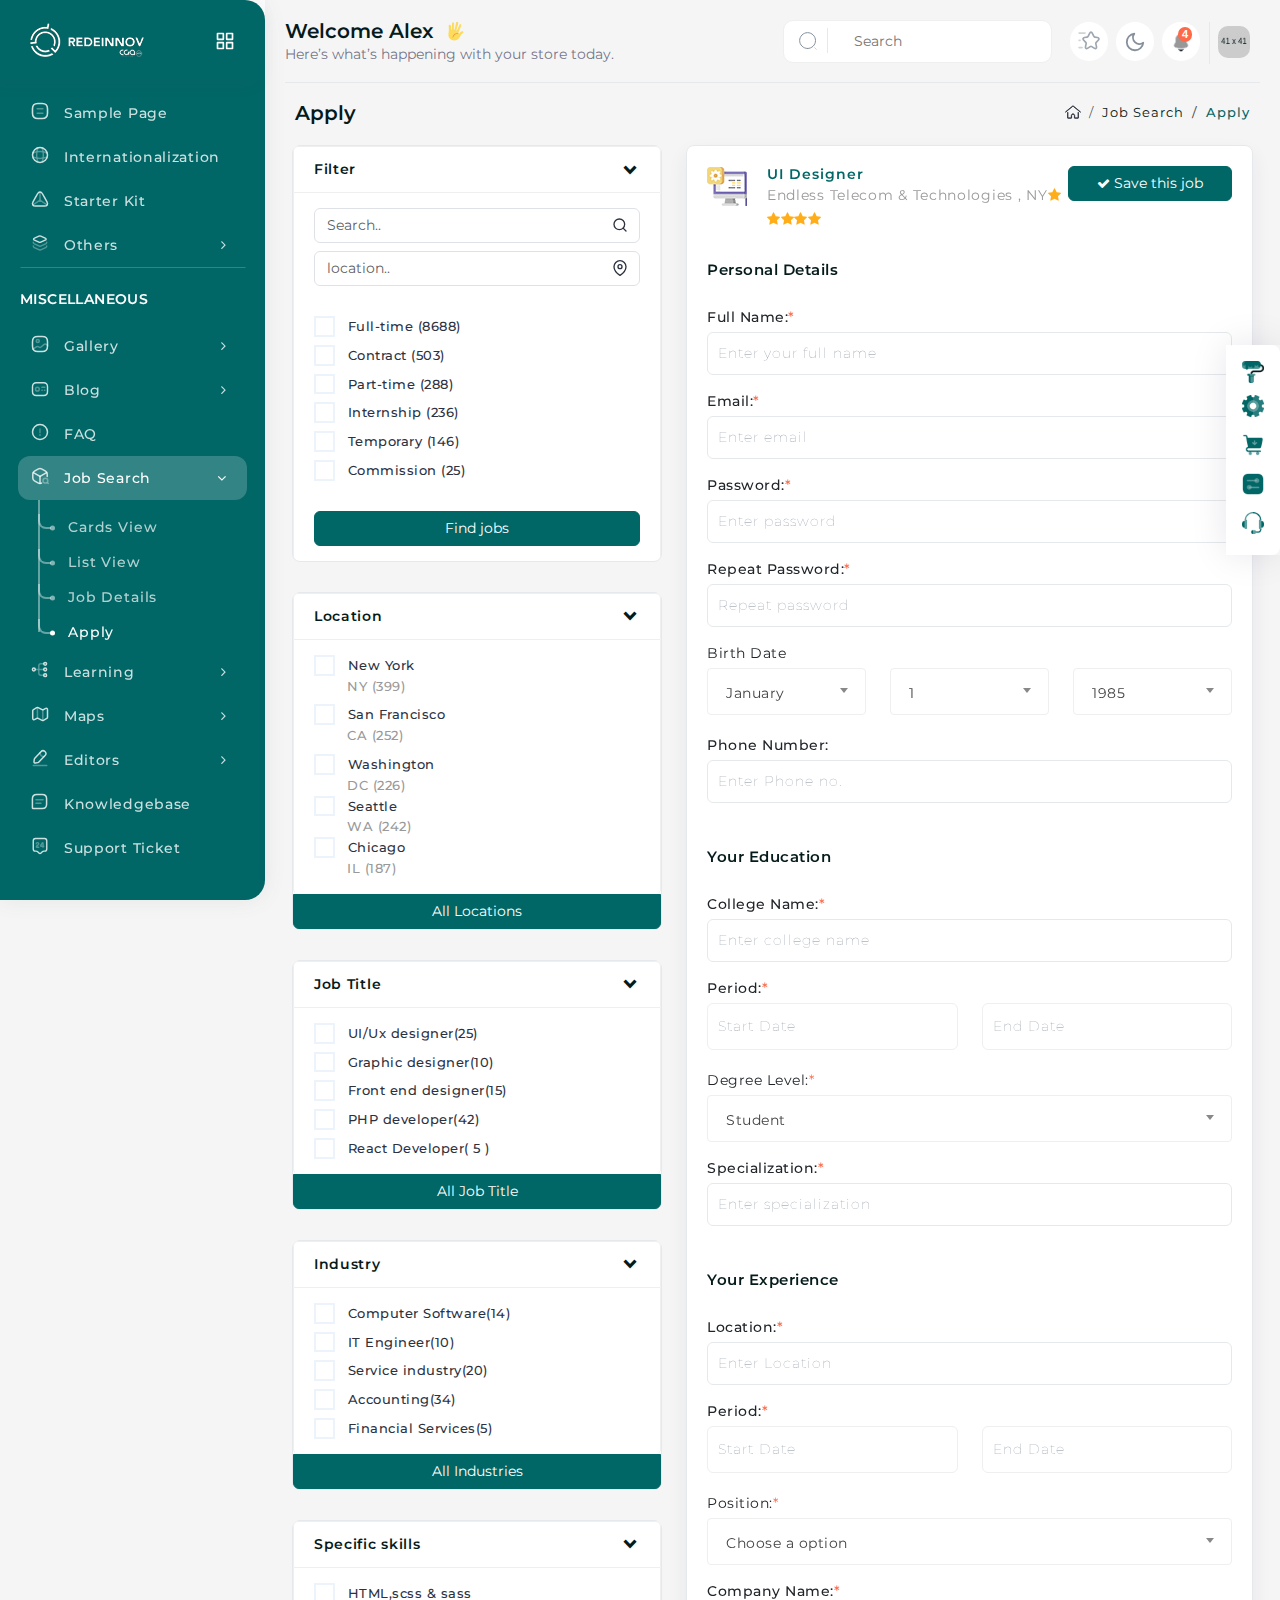
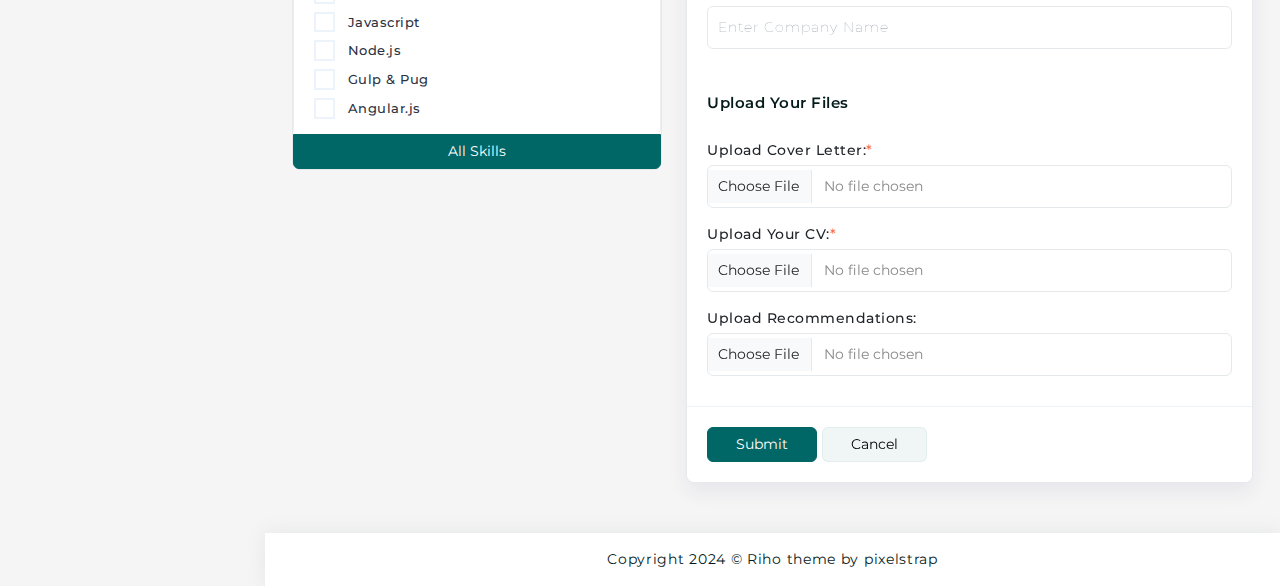
<file: template/job-apply.html>
<!DOCTYPE html>
<html lang="en">
  <head>
    <meta http-equiv="Content-Type" content="text/html; charset=UTF-8">
    <meta http-equiv="X-UA-Compatible" content="IE=edge">
    <meta name="viewport" content="width=device-width, initial-scale=1.0">
    <meta name="description" content="Riho admin is super flexible, powerful, clean &amp; modern responsive bootstrap 5 admin template with unlimited possibilities.">
    <meta name="keywords" content="admin template, Riho admin template, dashboard template, flat admin template, responsive admin template, web app">
    <meta name="author" content="pixelstrap">
    <link rel="icon" href="../assets/images/favicon.png" type="image/x-icon">
    <link rel="shortcut icon" href="../assets/images/favicon.png" type="image/x-icon">
    <title>Riho - Premium Admin Template</title>
    <!-- Google font-->
    <link rel="preconnect" href="https://fonts.googleapis.com">
    <link rel="preconnect" href="https://fonts.gstatic.com" crossorigin="">
    <link href="https://fonts.googleapis.com/css2?family=Montserrat:wght@200;300;400;500;600;700;800&amp;display=swap" rel="stylesheet">
    <link rel="stylesheet" type="text/css" href="../assets/css/font-awesome.css">
    <!-- ico-font-->
    <link rel="stylesheet" type="text/css" href="../assets/css/vendors/icofont.css">
    <!-- Themify icon-->
    <link rel="stylesheet" type="text/css" href="../assets/css/vendors/themify.css">
    <!-- Flag icon-->
    <link rel="stylesheet" type="text/css" href="../assets/css/vendors/flag-icon.css">
    <!-- Feather icon-->
    <link rel="stylesheet" type="text/css" href="../assets/css/vendors/feather-icon.css">
    <!-- Plugins css start-->
    <link rel="stylesheet" type="text/css" href="../assets/css/vendors/slick.css">
    <link rel="stylesheet" type="text/css" href="../assets/css/vendors/slick-theme.css">
    <link rel="stylesheet" type="text/css" href="../assets/css/vendors/scrollbar.css">
    <link rel="stylesheet" type="text/css" href="../assets/css/vendors/animate.css">
    <link rel="stylesheet" type="text/css" href="../assets/css/vendors/select2.css">
    <link rel="stylesheet" type="text/css" href="../assets/css/vendors/date-picker.css">
    <!-- Plugins css Ends-->
    <!-- Bootstrap css-->
    <link rel="stylesheet" type="text/css" href="../assets/css/vendors/bootstrap.css">
    <!-- App css-->
    <link rel="stylesheet" type="text/css" href="../assets/css/style.css">
    <link id="color" rel="stylesheet" href="../assets/css/color-1.css" media="screen">
    <!-- Responsive css-->
    <link rel="stylesheet" type="text/css" href="../assets/css/responsive.css">
  </head>
  <body> 
    <!-- loader starts-->
    <div class="loader-wrapper">
      <div class="loader"> 
        <div class="loader4"></div>
      </div>
    </div>
    <!-- loader ends-->
    <!-- tap on top starts-->
    <div class="tap-top"><i data-feather="chevrons-up"></i></div>
    <!-- tap on tap ends-->
    <!-- page-wrapper Start-->
    <div class="page-wrapper compact-wrapper" id="pageWrapper">
      <!-- Page Header Start-->
      <div class="page-header">
        <div class="header-wrapper row m-0">
          <form class="form-inline search-full col" action="#" method="get">
            <div class="form-group w-100">
              <div class="Typeahead Typeahead--twitterUsers">
                <div class="u-posRelative"> 
                  <input class="demo-input Typeahead-input form-control-plaintext w-100" type="text" placeholder="Search Riho .." name="q" title="" autofocus>
                  <div class="spinner-border Typeahead-spinner" role="status"><span class="sr-only">Loading... </span></div><i class="close-search" data-feather="x"></i>
                </div>
                <div class="Typeahead-menu"> </div>
              </div>
            </div>
          </form>
          <div class="header-logo-wrapper col-auto p-0">  
            <div class="logo-wrapper"> <a href="index.html"><img class="img-fluid for-light" src="../assets/images/logo/logo_dark.png" alt="logo-light"><img class="img-fluid for-dark" src="../assets/images/logo/logo.png" alt="logo-dark"></a></div>
            <div class="toggle-sidebar"> <i class="status_toggle middle sidebar-toggle" data-feather="align-center"></i></div>
          </div>
          <div class="left-header col-xxl-5 col-xl-6 col-lg-5 col-md-4 col-sm-3 p-0">
            <div> <a class="toggle-sidebar" href="#"> <i class="iconly-Category icli"> </i></a>
              <div class="d-flex align-items-center gap-2 ">
                <h4 class="f-w-600">Welcome Alex</h4><img class="mt-0" src="../assets/images/hand.gif" alt="hand-gif">
              </div>
            </div>
            <div class="welcome-content d-xl-block d-none"><span class="text-truncate col-12">Here’s what’s happening with your store today. </span></div>
          </div>
          <div class="nav-right col-xxl-7 col-xl-6 col-md-7 col-8 pull-right right-header p-0 ms-auto">
            <ul class="nav-menus"> 
              <li class="d-md-block d-none"> 
                <div class="form search-form mb-0">
                  <div class="input-group"><span class="input-icon">
                      <svg>
                        <use href="../assets/svg/icon-sprite.svg#search-header"></use>
                      </svg>
                      <input class="w-100" type="search" placeholder="Search"></span></div>
                </div>
              </li>
              <li class="d-md-none d-block"> 
                <div class="form search-form mb-0">
                  <div class="input-group"> <span class="input-show"> 
                      <svg id="searchIcon">
                        <use href="../assets/svg/icon-sprite.svg#search-header"></use>
                      </svg>
                      <div id="searchInput">
                        <input type="search" placeholder="Search">
                      </div></span></div>
                </div>
              </li>
              <li class="onhover-dropdown">
                <svg>
                  <use href="../assets/svg/icon-sprite.svg#star"></use>
                </svg>
                <div class="onhover-show-div bookmark-flip">
                  <div class="flip-card">
                    <div class="flip-card-inner">
                      <div class="front">
                        <h6 class="f-18 mb-0 dropdown-title">Bookmark</h6>
                        <ul class="bookmark-dropdown">
                          <li>
                            <div class="row">
                              <div class="col-4 text-center">
                                <div class="bookmark-content">
                                  <div class="bookmark-icon"><i data-feather="file-text"></i></div><span>Forms</span>
                                </div>
                              </div>
                              <div class="col-4 text-center">
                                <div class="bookmark-content">
                                  <div class="bookmark-icon"><i data-feather="user"></i></div><span>Profile</span>
                                </div>
                              </div>
                              <div class="col-4 text-center">
                                <div class="bookmark-content">
                                  <div class="bookmark-icon"><i data-feather="server"></i></div><span>Tables</span>
                                </div>
                              </div>
                            </div>
                          </li>
                          <li class="text-center"><a class="flip-btn f-w-700" id="flip-btn" href="javascript:void(0)">Add New Bookmark</a></li>
                        </ul>
                      </div>
                      <div class="back">
                        <ul>
                          <li>
                            <div class="bookmark-dropdown flip-back-content">
                              <input type="text" placeholder="search...">
                            </div>
                          </li>
                          <li><a class="f-w-700 d-block flip-back" id="flip-back" href="javascript:void(0)">Back</a></li>
                        </ul>
                      </div>
                    </div>
                  </div>
                </div>
              </li>
              <li> 
                <div class="mode"><i class="moon" data-feather="moon"> </i></div>
              </li>
              <li class="onhover-dropdown notification-down">
                <div class="notification-box"> 
                  <svg> 
                    <use href="../assets/svg/icon-sprite.svg#notification-header"></use>
                  </svg><span class="badge rounded-pill badge-secondary">4 </span>
                </div>
                <div class="onhover-show-div notification-dropdown"> 
                  <div class="card mb-0"> 
                    <div class="card-header">
                      <div class="common-space"> 
                        <h4 class="text-start f-w-600">Notitications</h4>
                        <div><span>4 New</span></div>
                      </div>
                    </div>
                    <div class="card-body">
                      <div class="notitications-bar">
                        <ul class="nav nav-pills nav-primary p-0" id="pills-tab" role="tablist">
                          <li class="nav-item p-0"> <a class="nav-link active" id="pills-aboutus-tab" data-bs-toggle="pill" href="#pills-aboutus" role="tab" aria-controls="pills-aboutus" aria-selected="true">All(3)</a></li>
                          <li class="nav-item p-0"> <a class="nav-link" id="pills-blog-tab" data-bs-toggle="pill" href="#pills-blog" role="tab" aria-controls="pills-blog" aria-selected="false">
                               Messages</a></li>
                          <li class="nav-item p-0"> <a class="nav-link" id="pills-contactus-tab" data-bs-toggle="pill" href="#pills-contactus" role="tab" aria-controls="pills-contactus" aria-selected="false">
                               Cart  </a></li>
                        </ul>
                        <div class="tab-content" id="pills-tabContent">
                          <div class="tab-pane fade show active" id="pills-aboutus" role="tabpanel" aria-labelledby="pills-aboutus-tab">
                            <div class="user-message"> 
                              <div class="cart-dropdown notification-all">
                                <ul>
                                  <li class="pr-0 pl-0 pb-3 pt-3">
                                    <div class="media"><img class="img-fluid b-r-5 me-3 img-60" src="../assets/images/other-images/receiver-img.jpg" alt="">
                                      <div class="media-body"><a class="f-light f-w-500" href="../template/product.html">Men Blue T-Shirt</a>
                                        <div class="qty-box"> 
                                          <div class="input-group"> <span class="input-group-prepend">
                                              <button class="btn quantity-left-minus" type="button" data-type="minus" data-field="">- </button></span>
                                            <input class="form-control input-number" type="text" name="quantity" value="1"><span class="input-group-prepend">
                                              <button class="btn quantity-right-plus" type="button" data-type="plus" data-field="">+</button></span>
                                          </div>
                                        </div>
                                        <h6 class="font-primary">$695.00</h6>
                                      </div>
                                      <div class="close-circle"><a class="bg-danger" href="#"><i data-feather="x"></i></a></div>
                                    </div>
                                  </li>
                                </ul>
                              </div>
                              <ul> 
                                <li>
                                  <div class="user-alerts"><img class="user-image rounded-circle img-fluid me-2" src="../assets/images/dashboard/user/5.jpg" alt="user"/>
                                    <div class="user-name">
                                      <div> 
                                        <h6><a class="f-w-500 f-14" href="../template/user-profile.html">Floyd Miles</a></h6><span class="f-light f-w-500 f-12">Sir, Can i remove part in des...</span>
                                      </div>
                                      <div> 
                                        <svg>
                                          <use href="../assets/svg/icon-sprite.svg#more-vertical"></use>
                                        </svg>
                                      </div>
                                    </div>
                                  </div>
                                </li>
                                <li>
                                  <div class="user-alerts"><img class="user-image rounded-circle img-fluid me-2" src="../assets/images/dashboard/user/6.jpg" alt="user"/>
                                    <div class="user-name">
                                      <div> 
                                        <h6><a class="f-w-500 f-14" href="../template/user-profile.html">Dianne Russell</a></h6><span class="f-light f-w-500 f-12">So, what is my next work ?</span>
                                      </div>
                                      <div> 
                                        <svg>
                                          <use href="../assets/svg/icon-sprite.svg#more-vertical"></use>
                                        </svg>
                                      </div>
                                    </div>
                                  </div>
                                </li>
                              </ul>
                            </div>
                          </div>
                          <div class="tab-pane fade" id="pills-blog" role="tabpanel" aria-labelledby="pills-blog-tab">
                            <div class="notification-card"> 
                              <ul> 
                                <li class="notification d-flex w-100 justify-content-between align-items-center">
                                  <div class="d-flex w-100 notification-data justify-content-center align-items-center gap-2">
                                    <div class="user-alerts flex-shrink-0"><img class="rounded-circle img-fluid img-40" src="../assets/images/dashboard/user/3.jpg" alt="user"/></div>
                                    <div class="flex-grow-1">
                                      <div class="common-space user-id w-100">
                                        <div class="common-space w-100"> <a class="f-w-500 f-12" href="../template/private-chat.html">Robert D. Hambly</a></div>
                                      </div>
                                      <div><span class="f-w-500 f-light f-12">Hello Miss...😊</span></div>
                                    </div><span class="f-light f-w-500 f-12">44 sec</span>
                                  </div>
                                </li>
                                <li class="notification d-flex w-100 justify-content-between align-items-center">
                                  <div class="d-flex w-100 notification-data justify-content-center align-items-center gap-2">
                                    <div class="user-alerts flex-shrink-0"><img class="rounded-circle img-fluid img-40" src="../assets/images/dashboard/user/7.jpg" alt="user"/></div>
                                    <div class="flex-grow-1">
                                      <div class="common-space user-id w-100">
                                        <div class="common-space w-100"> <a class="f-w-500 f-12" href="../template/private-chat.html">Courtney C. Strang</a></div>
                                      </div>
                                      <div><span class="f-w-500 f-light f-12">Wishing You a Happy Birthday Dear.. 🥳🎊</span></div>
                                    </div><span class="f-light f-w-500 f-12">52 min</span>
                                  </div>
                                </li>
                                <li class="notification d-flex w-100 justify-content-between align-items-center">
                                  <div class="d-flex w-100 notification-data justify-content-center align-items-center gap-2">
                                    <div class="user-alerts flex-shrink-0"><img class="rounded-circle img-fluid img-40" src="../assets/images/dashboard/user/5.jpg" alt="user"/></div>
                                    <div class="flex-grow-1">
                                      <div class="common-space user-id w-100">
                                        <div class="common-space w-100"> <a class="f-w-500 f-12" href="../template/private-chat.html">Raye T. Sipes</a></div>
                                      </div>
                                      <div><span class="f-w-500 f-light f-12">Hello Dear!! This Theme Is Very beautiful</span></div>
                                    </div><span class="f-light f-w-500 f-12">48 min</span>
                                  </div>
                                </li>
                                <li class="notification d-flex w-100 justify-content-between align-items-center">
                                  <div class="d-flex w-100 notification-data justify-content-center align-items-center gap-2">
                                    <div class="user-alerts flex-shrink-0"><img class="rounded-circle img-fluid img-40" src="../assets/images/dashboard/user/6.jpg" alt="user"/></div>
                                    <div class="flex-grow-1">
                                      <div class="common-space user-id w-100">
                                        <div class="common-space w-100"> <a class="f-w-500 f-12" href="../template/private-chat.html">Henry S. Miller</a></div>
                                      </div>
                                      <div><span class="f-w-500 f-light f-12">You’re older today than yesterday, happy birthday!</span></div>
                                    </div><span class="f-light f-w-500 f-12">3 min</span>
                                  </div>
                                </li>
                              </ul>
                            </div>
                          </div>
                          <div class="tab-pane fade" id="pills-contactus" role="tabpanel" aria-labelledby="pills-contactus-tab">
                            <div class="cart-dropdown mt-4"> 
                              <ul>
                                <li class="pr-0 pl-0 pb-3">
                                  <div class="media"><img class="img-fluid b-r-5 me-3 img-60" src="../assets/images/other-images/cart-img.jpg" alt="">
                                    <div class="media-body"><a class="f-light f-w-500" href="../template/product.html">Furniture Chair for Home</a>
                                      <div class="qty-box">
                                        <div class="input-group"> <span class="input-group-prepend">
                                            <button class="btn quantity-left-minus" type="button" data-type="minus" data-field="">-</button></span>
                                          <input class="form-control input-number" type="text" name="quantity" value="1"><span class="input-group-prepend">
                                            <button class="btn quantity-right-plus" type="button" data-type="plus" data-field="">+</button></span>
                                        </div>
                                      </div>
                                      <h6 class="font-primary">$500</h6>
                                    </div>
                                    <div class="close-circle"><a class="bg-danger" href="#"><i data-feather="x"></i></a></div>
                                  </div>
                                </li>
                                <li class="pr-0 pl-0 pb-3 pt-3">
                                  <div class="media"><img class="img-fluid b-r-5 me-3 img-60" src="../assets/images/other-images/receiver-img.jpg" alt="">
                                    <div class="media-body"><a class="f-light f-w-500" href="../template/product.html">Men Cotton Blend Blue T-Shirt</a>
                                      <div class="qty-box"> 
                                        <div class="input-group"> <span class="input-group-prepend">
                                            <button class="btn quantity-left-minus" type="button" data-type="minus" data-field="">- </button></span>
                                          <input class="form-control input-number" type="text" name="quantity" value="1"><span class="input-group-prepend">
                                            <button class="btn quantity-right-plus" type="button" data-type="plus" data-field="">+</button></span>
                                        </div>
                                      </div>
                                      <h6 class="font-primary">$695.00</h6>
                                    </div>
                                    <div class="close-circle"><a class="bg-danger" href="#"><i data-feather="x"></i></a></div>
                                  </div>
                                </li>
                                <li class="mb-3 total"><a href="../template/checkout.html">
                                    <h6 class="mb-0">
                                       Order Total :<span class="f-right">$1195.00  </span></h6></a></li>
                              </ul>
                            </div>
                          </div>
                          <div class="card-footer pb-0 pr-0 pl-0"> 
                            <div class="text-center"> <a class="f-w-700" href="private-chat.html">
                                <button class="btn btn-primary" type="button" title="btn btn-primary">Check all</button></a></div>
                          </div>
                        </div>
                      </div>
                    </div>
                  </div>
                </div>
              </li>
              <li class="profile-nav onhover-dropdown"> 
                <div class="media profile-media"><img class="b-r-10" src="../assets/images/dashboard/profile.png" alt="">
                  <div class="media-body d-xxl-block d-none box-col-none">
                    <div class="d-flex align-items-center gap-2"> <span>Alex Mora </span><i class="middle fa fa-angle-down"> </i></div>
                    <p class="mb-0 font-roboto">Admin</p>
                  </div>
                </div>
                <ul class="profile-dropdown onhover-show-div">
                  <li><a href="user-profile.html"><i data-feather="user"></i><span>My Profile</span></a></li>
                  <li><a href="letter-box.html"><i data-feather="mail"></i><span>Inbox</span></a></li>
                  <li> <a href="edit-profile.html"> <i data-feather="settings"></i><span>Settings</span></a></li>
                  <li><a class="btn btn-pill btn-outline-primary btn-sm" href="login.html">Log Out</a></li>
                </ul>
              </li>
            </ul>
          </div>
          <script class="result-template" type="text/x-handlebars-template">
            <div class="ProfileCard u-cf">                        
            <div class="ProfileCard-avatar"><svg xmlns="http://www.w3.org/2000/svg" width="24" height="24" viewBox="0 0 24 24" fill="none" stroke="currentColor" stroke-width="2" stroke-linecap="round" stroke-linejoin="round" class="feather feather-airplay m-0"><path d="M5 17H4a2 2 0 0 1-2-2V5a2 2 0 0 1 2-2h16a2 2 0 0 1 2 2v10a2 2 0 0 1-2 2h-1"></path><polygon points="12 15 17 21 7 21 12 15"></polygon></svg></div>
            <div class="ProfileCard-details"> 
            <div class="ProfileCard-realName">{{name}}</div>
            </div> 
            </div>
          </script>
          <script class="empty-template" type="text/x-handlebars-template"><div class="EmptyMessage">Your search turned up 0 results. This most likely means the backend is down, yikes!</div></script>
        </div>
      </div>
      <!-- Page Header Ends                              -->
      <!-- Page Body Start-->
      <div class="page-body-wrapper">
        <!-- Page Sidebar Start-->
        <div class="sidebar-wrapper" data-layout="stroke-svg">
          <div class="logo-wrapper"><a href="index.html"><img class="img-fluid" src="../assets/images/logo/logo.png" alt=""></a>
            <div class="back-btn"><i class="fa fa-angle-left"> </i></div>
            <div class="toggle-sidebar"><i class="status_toggle middle sidebar-toggle" data-feather="grid"> </i></div>
          </div>
          <div class="logo-icon-wrapper"><a href="index.html"><img class="img-fluid" src="../assets/images/logo/logo-icon.png" alt=""></a></div>
          <nav class="sidebar-main">
            <div class="left-arrow" id="left-arrow"><i data-feather="arrow-left"></i></div>
            <div id="sidebar-menu">
              <ul class="sidebar-links" id="simple-bar">
                <li class="back-btn"><a href="index.html"><img class="img-fluid" src="../assets/images/logo/logo-icon.png" alt=""></a>
                  <div class="mobile-back text-end"> <span>Back </span><i class="fa fa-angle-right ps-2" aria-hidden="true"></i></div>
                </li>
                <li class="pin-title sidebar-main-title">
                  <div> 
                    <h6>Pinned</h6>
                  </div>
                </li>
                <li class="sidebar-main-title">
                  <div>
                    <h6 class="lan-1">General</h6>
                  </div>
                </li>
                <li class="sidebar-list"><i class="fa fa-thumb-tack"> </i><a class="sidebar-link sidebar-title" href="#">
                    <svg class="stroke-icon">
                      <use href="../assets/svg/icon-sprite.svg#stroke-home"></use>
                    </svg>
                    <svg class="fill-icon">
                      <use href="../assets/svg/icon-sprite.svg#fill-home"></use>
                    </svg><span class="lan-3">Dashboard          </span></a>
                  <ul class="sidebar-submenu">
                    <li><a href="index.html">Default</a></li>
                    <li><a href="dashboard-02.html">Ecommerce</a></li>
                    <li><a href="dashboard-03.html">Project</a></li>
                  </ul>
                </li>
                <li class="sidebar-list"><i class="fa fa-thumb-tack"></i><a class="sidebar-link sidebar-title" href="#">
                    <svg class="stroke-icon"> 
                      <use href="../assets/svg/icon-sprite.svg#stroke-widget"></use>
                    </svg>
                    <svg class="fill-icon">
                      <use href="../assets/svg/icon-sprite.svg#fill-widget"></use>
                    </svg><span class="lan-6">Widgets</span></a>
                  <ul class="sidebar-submenu">
                    <li><a href="general-widget.html">General</a></li>
                    <li><a href="chart-widget.html">Chart</a></li>
                  </ul>
                </li>
                <li class="sidebar-list"><i class="fa fa-thumb-tack"></i><a class="sidebar-link sidebar-title" href="#">
                    <svg class="stroke-icon">
                      <use href="../assets/svg/icon-sprite.svg#stroke-layout"></use>
                    </svg>
                    <svg class="fill-icon">
                      <use href="../assets/svg/icon-sprite.svg#fill-layout"></use>
                    </svg><span class="lan-7">Page layout</span></a>
                  <ul class="sidebar-submenu">
                    <li><a href="box-layout.html">Boxed</a></li>
                    <li><a href="layout-rtl.html">RTL</a></li>
                    <li><a href="layout-dark.html">Dark Layout</a></li>
                    <li> <a href="hide-on-scroll.html">Hide Nav Scroll</a></li>
                  </ul>
                </li>
                <li class="sidebar-main-title">
                  <div>
                    <h6 class="lan-8">Applications</h6>
                  </div>
                </li>
                <li class="sidebar-list"><i class="fa fa-thumb-tack"></i><a class="sidebar-link sidebar-title" href="#">
                    <svg class="stroke-icon">
                      <use href="../assets/svg/icon-sprite.svg#stroke-project"></use>
                    </svg>
                    <svg class="fill-icon">
                      <use href="../assets/svg/icon-sprite.svg#fill-project"></use>
                    </svg><span>Project           </span></a>
                  <ul class="sidebar-submenu">
                    <li><a href="projects.html">Project List</a></li>
                    <li><a href="projectcreate.html">Create new</a></li>
                  </ul>
                </li>
                <li class="sidebar-list"><i class="fa fa-thumb-tack"></i><a class="sidebar-link sidebar-title link-nav" href="file-manager.html">
                    <svg class="stroke-icon">
                      <use href="../assets/svg/icon-sprite.svg#stroke-file"></use>
                    </svg>
                    <svg class="fill-icon">
                      <use href="../assets/svg/icon-sprite.svg#fill-file"></use>
                    </svg><span>File manager</span></a></li>
                <li class="sidebar-list"><i class="fa fa-thumb-tack"></i><a class="sidebar-link sidebar-title link-nav" href="kanban.html">
                    <svg class="stroke-icon">
                      <use href="../assets/svg/icon-sprite.svg#stroke-board"></use>
                    </svg>
                    <svg class="fill-icon">
                      <use href="../assets/svg/icon-sprite.svg#fill-board"></use>
                    </svg><span>kanban Board</span></a></li>
                <li class="sidebar-list"><i class="fa fa-thumb-tack"></i><a class="sidebar-link sidebar-title" href="#">
                    <svg class="stroke-icon">
                      <use href="../assets/svg/icon-sprite.svg#stroke-ecommerce"></use>
                    </svg>
                    <svg class="fill-icon">
                      <use href="../assets/svg/icon-sprite.svg#fill-ecommerce"></use>
                    </svg><span>Ecommerce</span></a>
                  <ul class="sidebar-submenu">
                    <li> <a href="add-products.html">Add Products</a></li>
                    <li><a href="product.html">Product</a></li>
                    <li><a href="category.html">Category page</a></li>
                    <li><a href="product-page.html">Product page</a></li>
                    <li><a href="list-products.html">Product list</a></li>
                    <li><a href="payment-details.html">Payment Details</a></li>
                    <li><a href="order-history.html">Order History</a></li>
                    <li><a class="submenu-title" href="#">Invoices<span class="sub-arrow"><i class="fa fa-angle-right"></i></span></a>
                      <ul class="nav-sub-childmenu submenu-content">
                        <li><a href="invoice-1.html">Invoice-1</a></li>
                        <li><a href="invoice-2.html">Invoice-2</a></li>
                        <li><a href="invoice-3.html">Invoice-3</a></li>
                        <li><a href="invoice-4.html">Invoice-4</a></li>
                        <li><a href="invoice-5.html">Invoice-5</a></li>
                        <li><a href="invoice-template.html">Invoice-6</a></li>
                      </ul>
                    </li>
                    <li><a href="cart.html">Cart</a></li>
                    <li><a href="list-wish.html">Wishlist</a></li>
                    <li><a href="checkout.html">Checkout</a></li>
                    <li><a href="pricing.html">Pricing      </a></li>
                  </ul>
                </li>
                <li class="sidebar-list"><i class="fa fa-thumb-tack"></i><a class="sidebar-link sidebar-title link-nav" href="letter-box.html">
                    <svg class="stroke-icon">
                      <use href="../assets/svg/icon-sprite.svg#stroke-email"></use>
                    </svg>
                    <svg class="fill-icon">
                      <use href="../assets/svg/icon-sprite.svg#fill-email"></use>
                    </svg><span>Letter Box   </span></a>
                  <ul class="sidebar-submenu">
                    <li><a href="email-application.html">Email App</a></li>
                    <li><a href="email-compose.html">Email Compose</a></li>
                  </ul>
                </li>
                <li class="sidebar-list"><i class="fa fa-thumb-tack"></i><a class="sidebar-link sidebar-title" href="#">
                    <svg class="stroke-icon">
                      <use href="../assets/svg/icon-sprite.svg#stroke-chat"></use>
                    </svg>
                    <svg class="fill-icon">
                      <use href="../assets/svg/icon-sprite.svg#fill-chat"></use>
                    </svg><span>Chat</span></a>
                  <ul class="sidebar-submenu">
                    <li><a href="private-chat.html">Private Chat</a></li>
                    <li> <a href="group-chat.html">Group Chat</a></li>
                  </ul>
                </li>
                <li class="sidebar-list"> <i class="fa fa-thumb-tack"> </i><a class="sidebar-link sidebar-title" href="#">
                    <svg class="stroke-icon"> 
                      <use href="../assets/svg/icon-sprite.svg#stroke-user"></use>
                    </svg>
                    <svg class="fill-icon">
                      <use href="../assets/svg/icon-sprite.svg#fill-user"></use>
                    </svg><span>Users</span></a>
                  <ul class="sidebar-submenu">
                    <li><a href="user-profile.html">Users Profile</a></li>
                    <li><a href="edit-profile.html">Users Edit</a></li>
                    <li><a href="user-cards.html">Users Cards</a></li>
                  </ul>
                </li>
                <li class="sidebar-list"><i class="fa fa-thumb-tack"></i><a class="sidebar-link sidebar-title link-nav" href="bookmark.html">
                    <svg class="stroke-icon">
                      <use href="../assets/svg/icon-sprite.svg#stroke-bookmark"></use>
                    </svg>
                    <svg class="fill-icon">
                      <use href="../assets/svg/icon-sprite.svg#fill-bookmark"> </use>
                    </svg><span>Bookmarks</span></a></li>
                <li class="sidebar-list"><i class="fa fa-thumb-tack"></i><a class="sidebar-link sidebar-title link-nav" href="contacts.html">
                    <svg class="stroke-icon">
                      <use href="../assets/svg/icon-sprite.svg#stroke-contact"></use>
                    </svg>
                    <svg class="fill-icon">
                      <use href="../assets/svg/icon-sprite.svg#fill-contact"> </use>
                    </svg><span>Contacts</span></a></li>
                <li class="sidebar-list"><i class="fa fa-thumb-tack"></i><a class="sidebar-link sidebar-title link-nav" href="task.html">
                    <svg class="stroke-icon">
                      <use href="../assets/svg/icon-sprite.svg#stroke-task"></use>
                    </svg>
                    <svg class="fill-icon">
                      <use href="../assets/svg/icon-sprite.svg#fill-task"> </use>
                    </svg><span>Tasks</span></a></li>
                <li class="sidebar-list"><i class="fa fa-thumb-tack"></i><a class="sidebar-link sidebar-title link-nav" href="calendar-basic.html">
                    <svg class="stroke-icon">
                      <use href="../assets/svg/icon-sprite.svg#stroke-calendar"></use>
                    </svg>
                    <svg class="fill-icon">
                      <use href="../assets/svg/icon-sprite.svg#fill-calender"></use>
                    </svg><span>Calendar</span></a></li>
                <li class="sidebar-list"><i class="fa fa-thumb-tack"></i><a class="sidebar-link sidebar-title link-nav" href="social-app.html">
                    <svg class="stroke-icon">
                      <use href="../assets/svg/icon-sprite.svg#stroke-social"></use>
                    </svg>
                    <svg class="fill-icon">
                      <use href="../assets/svg/icon-sprite.svg#fill-social"> </use>
                    </svg><span>Social App</span></a></li>
                <li class="sidebar-list"><i class="fa fa-thumb-tack"></i><a class="sidebar-link sidebar-title link-nav" href="to-do.html">
                    <svg class="stroke-icon">
                      <use href="../assets/svg/icon-sprite.svg#stroke-to-do"></use>
                    </svg>
                    <svg class="fill-icon">
                      <use href="../assets/svg/icon-sprite.svg#fill-to-do"> </use>
                    </svg><span>To-Do</span></a></li>
                <li class="sidebar-list"><i class="fa fa-thumb-tack"></i><a class="sidebar-link sidebar-title link-nav" href="search.html">
                    <svg class="stroke-icon">
                      <use href="../assets/svg/icon-sprite.svg#stroke-search"></use>
                    </svg>
                    <svg class="fill-icon">
                      <use href="../assets/svg/icon-sprite.svg#fill-search"> </use>
                    </svg><span>Search Result</span></a></li>
                <li class="sidebar-main-title"> 
                  <div>
                    <h6>Forms & Table</h6>
                  </div>
                </li>
                <li class="sidebar-list"><i class="fa fa-thumb-tack"></i><a class="sidebar-link sidebar-title" href="#">
                    <svg class="stroke-icon"> 
                      <use href="../assets/svg/icon-sprite.svg#stroke-form"></use>
                    </svg>
                    <svg class="fill-icon">
                      <use href="../assets/svg/icon-sprite.svg#fill-form"> </use>
                    </svg><span>Forms</span></a>
                  <ul class="sidebar-submenu">
                    <li> <a class="submenu-title" href="#">Form Controls <span class="sub-arrow"> <i class="fa fa-angle-right"></i></span></a>
                      <ul class="nav-sub-childmenu submenu-content">
                        <li><a href="form-validation.html">Form Validation</a></li>
                        <li><a href="base-input.html">Base Inputs</a></li>
                        <li><a href="radio-checkbox-control.html">Checkbox & Radio</a></li>
                        <li><a href="input-group.html">Input Groups</a></li>
                        <li> <a href="input-mask.html">Input Mask</a></li>
                        <li><a href="megaoptions.html">Mega Options</a></li>
                      </ul>
                    </li>
                    <li><a class="submenu-title" href="#">
                         Form Widgets<span class="sub-arrow"><i class="fa fa-angle-right"></i></span></a>
                      <ul class="nav-sub-childmenu submenu-content">
                        <li><a href="datepicker.html">Datepicker</a></li>
                        <li><a href="touchspin.html">Touchspin</a></li>
                        <li><a href="select2.html">Select2</a></li>
                        <li><a href="switch.html">Switch</a></li>
                        <li><a href="typeahead.html">Typeahead</a></li>
                        <li><a href="clipboard.html">Clipboard</a></li>
                      </ul>
                    </li>
                    <li><a class="submenu-title" href="#">Form layout<span class="sub-arrow"><i class="fa fa-angle-right"></i></span></a>
                      <ul class="nav-sub-childmenu submenu-content">
                        <li><a href="form-wizard.html">Form Wizard 1</a></li>
                        <li><a href="form-wizard-two.html">Form Wizard 2</a></li>
                        <li><a href="two-factor.html">Two Factor</a></li>
                      </ul>
                    </li>
                  </ul>
                </li>
                <li class="sidebar-list"><i class="fa fa-thumb-tack"></i><a class="sidebar-link sidebar-title" href="#">
                    <svg class="stroke-icon">
                      <use href="../assets/svg/icon-sprite.svg#stroke-table"></use>
                    </svg>
                    <svg class="fill-icon">
                      <use href="../assets/svg/icon-sprite.svg#fill-table"></use>
                    </svg><span>Tables</span></a>
                  <ul class="sidebar-submenu">
                    <li><a class="submenu-title" href="#">Bootstrap Tables<span class="sub-arrow"><i class="fa fa-angle-right"></i></span></a>
                      <ul class="nav-sub-childmenu submenu-content">
                        <li><a href="bootstrap-basic-table.html">Basic Tables</a></li>
                        <li><a href="table-components.html">Table components</a></li>
                      </ul>
                    </li>
                    <li><a class="submenu-title" href="#">Data Tables<span class="sub-arrow"><i class="fa fa-angle-right"></i></span></a>
                      <ul class="nav-sub-childmenu submenu-content">
                        <li><a href="datatable-basic-init.html">Basic Init</a></li>
                        <li> <a href="datatable-advance.html">Advance Init </a></li>
                        <li> <a href="datatable-API.html">API </a></li>
                        <li><a href="datatable-data-source.html">Data Sources</a></li>
                      </ul>
                    </li>
                    <li><a href="datatable-ext-autofill.html">Ex. Data Tables</a></li>
                    <li><a href="jsgrid-table.html">Js Grid Table        </a></li>
                  </ul>
                </li>
                <li class="sidebar-main-title">
                  <div>
                    <h6>Components</h6>
                  </div>
                </li>
                <li class="sidebar-list"><i class="fa fa-thumb-tack"></i><a class="sidebar-link sidebar-title" href="#">
                    <svg class="stroke-icon">
                      <use href="../assets/svg/icon-sprite.svg#stroke-ui-kits"></use>
                    </svg>
                    <svg class="fill-icon">
                      <use href="../assets/svg/icon-sprite.svg#fill-ui-kits"></use>
                    </svg><span>Ui Kits</span></a>
                  <ul class="sidebar-submenu">
                    <li><a href="typography.html">Typography</a></li>
                    <li><a href="avatars.html">Avatars</a></li>
                    <li><a href="helper-classes.html">helper classes</a></li>
                    <li><a href="grid.html">Grid</a></li>
                    <li><a href="tag-pills.html">Tag & pills</a></li>
                    <li><a href="progress-bar.html">Progress</a></li>
                    <li><a href="modal.html">Modal</a></li>
                    <li><a href="alert.html">Alert</a></li>
                    <li><a href="popover.html">Popover</a></li>
                    <li><a href="tooltip.html">Tooltip</a></li>
                    <li><a href="dropdown.html">Dropdown</a></li>
                    <li><a href="according.html">Accordion</a></li>
                    <li><a href="tab-bootstrap.html">Tabs</a></li>
                    <li><a href="list.html">Lists</a></li>
                  </ul>
                </li>
                <li class="sidebar-list"><i class="fa fa-thumb-tack"></i><a class="sidebar-link sidebar-title" href="#">
                    <svg class="stroke-icon">
                      <use href="../assets/svg/icon-sprite.svg#stroke-bonus-kit"></use>
                    </svg>
                    <svg class="fill-icon">
                      <use href="../assets/svg/icon-sprite.svg#fill-bonus-kit"></use>
                    </svg><span>Bonus Ui</span></a>
                  <ul class="sidebar-submenu">
                    <li><a href="scrollable.html">Scrollable</a></li>
                    <li><a href="tree.html">Tree view</a></li>
                    <li><a href="toasts.html">Toasts</a></li>
                    <li><a href="rating.html">Rating</a></li>
                    <li><a href="dropzone.html">dropzone</a></li>
                    <li><a href="tour.html">Tour</a></li>
                    <li><a href="sweet-alert2.html">SweetAlert2</a></li>
                    <li><a href="modal-animated.html">Animated Modal</a></li>
                    <li><a href="owl-carousel.html">Owl Carousel</a></li>
                    <li><a href="ribbons.html">Ribbons</a></li>
                    <li><a href="pagination.html">Pagination</a></li>
                    <li><a href="breadcrumb.html">Breadcrumb</a></li>
                    <li><a href="range-slider.html">Range Slider</a></li>
                    <li><a href="image-cropper.html">Image cropper</a></li>
                    <li><a href="basic-card.html">Basic Card</a></li>
                    <li><a href="creative-card.html">Creative Card</a></li>
                    <li><a href="dragable-card.html">Draggable Card</a></li>
                    <li><a href="timeline-v-1.html">Timeline </a></li>
                  </ul>
                </li>
                <li class="sidebar-list"><i class="fa fa-thumb-tack"></i><a class="sidebar-link sidebar-title" href="#">
                    <svg class="stroke-icon">
                      <use href="../assets/svg/icon-sprite.svg#stroke-animation"></use>
                    </svg>
                    <svg class="fill-icon">
                      <use href="../assets/svg/icon-sprite.svg#fill-animation"></use>
                    </svg><span>Animation</span></a>
                  <ul class="sidebar-submenu">
                    <li><a href="animate.html">Animate</a></li>
                    <li><a href="scroll-reval.html">Scroll Reveal</a></li>
                    <li><a href="AOS.html">AOS animation</a></li>
                    <li><a href="tilt.html">Tilt Animation</a></li>
                    <li><a href="wow.html">Wow Animation</a></li>
                  </ul>
                </li>
                <li class="sidebar-list"><i class="fa fa-thumb-tack"></i><a class="sidebar-link sidebar-title" href="#">
                    <svg class="stroke-icon">
                      <use href="../assets/svg/icon-sprite.svg#stroke-icons"></use>
                    </svg>
                    <svg class="fill-icon">
                      <use href="../assets/svg/icon-sprite.svg#fill-icons"></use>
                    </svg><span>Icons</span></a>
                  <ul class="sidebar-submenu">
                    <li><a href="flag-icon.html">Flag icon</a></li>
                    <li><a href="font-awesome.html">Fontawesome Icon</a></li>
                    <li><a href="ico-icon.html">Ico Icon</a></li>
                    <li><a href="themify-icon.html">Themify Icon</a></li>
                    <li><a href="feather-icon.html">Feather icon</a></li>
                    <li><a href="whether-icon.html">Whether Icon</a></li>
                  </ul>
                </li>
                <li class="sidebar-list"><i class="fa fa-thumb-tack"></i><a class="sidebar-link sidebar-title" href="#">
                    <svg class="stroke-icon">
                      <use href="../assets/svg/icon-sprite.svg#stroke-button"></use>
                    </svg>
                    <svg class="fill-icon">
                      <use href="../assets/svg/icon-sprite.svg#fill-botton"></use>
                    </svg><span>Buttons</span></a>
                  <ul class="sidebar-submenu">
                    <li><a href="buttons.html">Default Style</a></li>
                    <li><a href="buttons-flat.html">Flat Style</a></li>
                    <li><a href="buttons-edge.html">Edge Style</a></li>
                    <li><a href="raised-button.html">Raised Style</a></li>
                    <li><a href="button-group.html">Button Group</a></li>
                  </ul>
                </li>
                <li class="sidebar-list"><i class="fa fa-thumb-tack"></i><a class="sidebar-link sidebar-title" href="#">
                    <svg class="stroke-icon">
                      <use href="../assets/svg/icon-sprite.svg#stroke-charts"></use>
                    </svg>
                    <svg class="fill-icon">
                      <use href="../assets/svg/icon-sprite.svg#fill-charts"></use>
                    </svg><span>Charts</span></a>
                  <ul class="sidebar-submenu">
                    <li><a href="echarts.html">Echarts</a></li>
                    <li><a href="chart-apex.html">Apex Chart</a></li>
                    <li><a href="chart-google.html">Google Chart</a></li>
                    <li><a href="chart-sparkline.html">Sparkline chart</a></li>
                    <li><a href="chart-flot.html">Flot Chart</a></li>
                    <li><a href="chart-knob.html">Knob Chart</a></li>
                    <li><a href="chart-morris.html">Morris Chart</a></li>
                    <li><a href="chartjs.html">Chatjs Chart</a></li>
                    <li><a href="chartist.html">Chartist Chart</a></li>
                    <li><a href="chart-peity.html">Peity Chart</a></li>
                  </ul>
                </li>
                <li class="sidebar-main-title">
                  <div>
                    <h6>Pages</h6>
                  </div>
                </li>
                <li class="sidebar-list"><i class="fa fa-thumb-tack"></i><a class="sidebar-link sidebar-title link-nav" href="landing-page.html">
                    <svg class="stroke-icon">
                      <use href="../assets/svg/icon-sprite.svg#stroke-landing-page"></use>
                    </svg>
                    <svg class="fill-icon">
                      <use href="../assets/svg/icon-sprite.svg#fill-landing-page"></use>
                    </svg><span>Landing page</span></a></li>
                <li class="sidebar-list"><i class="fa fa-thumb-tack"></i><a class="sidebar-link sidebar-title link-nav" href="sample-page.html">
                    <svg class="stroke-icon">
                      <use href="../assets/svg/icon-sprite.svg#stroke-sample-page"></use>
                    </svg>
                    <svg class="fill-icon">
                      <use href="../assets/svg/icon-sprite.svg#fill-sample-page"></use>
                    </svg><span>Sample page</span></a></li>
                <li class="sidebar-list"><i class="fa fa-thumb-tack"></i><a class="sidebar-link sidebar-title link-nav" href="internationalization.html">
                    <svg class="stroke-icon">
                      <use href="../assets/svg/icon-sprite.svg#stroke-internationalization"></use>
                    </svg>
                    <svg class="fill-icon">
                      <use href="../assets/svg/icon-sprite.svg#fill-internationalization"></use>
                    </svg><span>Internationalization</span></a></li>
                <li class="sidebar-list"><i class="fa fa-thumb-tack"></i><a class="sidebar-link sidebar-title link-nav" href="../starter-kit/index.html" target="_blank">
                    <svg class="stroke-icon">
                      <use href="../assets/svg/icon-sprite.svg#stroke-starter-kit"></use>
                    </svg>
                    <svg class="fill-icon">
                      <use href="../assets/svg/icon-sprite.svg#fill-starter-kit"></use>
                    </svg><span>Starter kit</span></a></li>
                <li class="mega-menu sidebar-list"><i class="fa fa-thumb-tack"></i><a class="sidebar-link sidebar-title" href="#">
                    <svg class="stroke-icon">
                      <use href="../assets/svg/icon-sprite.svg#stroke-others"></use>
                    </svg>
                    <svg class="fill-icon">
                      <use href="../assets/svg/icon-sprite.svg#fill-others"></use>
                    </svg><span>Others</span></a>
                  <div class="mega-menu-container menu-content">
                    <div class="container-fluid">
                      <div class="row">
                        <div class="col mega-box">
                          <div class="link-section">
                            <div class="submenu-title">
                              <h5>Error Page</h5>
                            </div>
                            <ul class="submenu-content opensubmegamenu">
                              <li><a href="error-400.html">Error 400</a></li>
                              <li><a href="error-401.html">Error 401</a></li>
                              <li><a href="error-403.html">Error 403</a></li>
                              <li><a href="error-404.html">Error 404</a></li>
                              <li><a href="error-500.html">Error 500</a></li>
                              <li><a href="error-503.html">Error 503</a></li>
                            </ul>
                          </div>
                        </div>
                        <div class="col mega-box">
                          <div class="link-section">
                            <div class="submenu-title">
                              <h5> Authentication</h5>
                            </div>
                            <ul class="submenu-content opensubmegamenu">
                              <li><a href="login.html" target="_blank">Login Simple</a></li>
                              <li><a href="login_one.html" target="_blank">Login bg image</a></li>
                              <li><a href="login_two.html" target="_blank">Login image two                      </a></li>
                              <li><a href="login-bs-validation.html" target="_blank">Login validation</a></li>
                              <li><a href="login-bs-tt-validation.html" target="_blank">Login tooltip</a></li>
                              <li><a href="login-sa-validation.html" target="_blank">Login sweetalert</a></li>
                              <li><a href="sign-up.html" target="_blank">Register Simple</a></li>
                              <li><a href="sign-up-one.html" target="_blank">Register Bg-Image</a></li>
                              <li><a href="sign-up-two.html" target="_blank">Register two-image </a></li>
                              <li><a href="sign-up-wizard.html" target="_blank">Register wizard</a></li>
                              <li><a href="unlock.html">Unlock User</a></li>
                              <li><a href="forget-password.html">Forget Password</a></li>
                              <li><a href="reset-password.html">Reset Password</a></li>
                              <li><a href="maintenance.html">Maintenance</a></li>
                            </ul>
                          </div>
                        </div>
                        <div class="col mega-box">
                          <div class="link-section">
                            <div class="submenu-title">
                              <h5>Coming Soon</h5>
                            </div>
                            <ul class="submenu-content opensubmegamenu">
                              <li><a href="comingsoon.html">Coming Simple</a></li>
                              <li><a href="comingsoon-bg-video.html">Coming with Bg video</a></li>
                              <li><a href="comingsoon-bg-img.html">Coming with Bg Image</a></li>
                            </ul>
                          </div>
                        </div>
                        <div class="col mega-box">
                          <div class="link-section">
                            <div class="submenu-title">
                              <h5>Email templates</h5>
                            </div>
                            <ul class="submenu-content opensubmegamenu">
                              <li><a href="basic-template.html">Basic Email</a></li>
                              <li><a href="email-header.html">Basic With Header</a></li>
                              <li><a href="template-email.html">Ecomerce Tem...</a></li>
                              <li><a href="template-email-2.html">Email Template 2</a></li>
                              <li><a href="ecommerce-templates.html">Ecommerce Email</a></li>
                              <li><a href="email-order-success.html">Order Success</a></li>
                            </ul>
                          </div>
                        </div>
                      </div>
                    </div>
                  </div>
                </li>
                <li class="sidebar-main-title">
                  <div>
                    <h6>Miscellaneous</h6>
                  </div>
                </li>
                <li class="sidebar-list"><i class="fa fa-thumb-tack"></i><a class="sidebar-link sidebar-title" href="#">
                    <svg class="stroke-icon">
                      <use href="../assets/svg/icon-sprite.svg#stroke-gallery"></use>
                    </svg>
                    <svg class="fill-icon">
                      <use href="../assets/svg/icon-sprite.svg#fill-gallery"></use>
                    </svg><span>Gallery</span></a>
                  <ul class="sidebar-submenu">
                    <li><a href="gallery.html">Gallery Grid</a></li>
                    <li><a href="gallery-with-description.html">Gallery Grid Desc</a></li>
                    <li><a href="gallery-masonry.html">Masonry Gallery</a></li>
                    <li><a href="masonry-gallery-with-disc.html">Masonry with Desc</a></li>
                    <li><a href="gallery-hover.html">Hover Effects</a></li>
                  </ul>
                </li>
                <li class="sidebar-list"><i class="fa fa-thumb-tack"></i><a class="sidebar-link sidebar-title" href="#">
                    <svg class="stroke-icon">
                      <use href="../assets/svg/icon-sprite.svg#stroke-blog"></use>
                    </svg>
                    <svg class="fill-icon">
                      <use href="../assets/svg/icon-sprite.svg#fill-blog"></use>
                    </svg><span>Blog</span></a>
                  <ul class="sidebar-submenu">
                    <li><a href="blog.html">Blog Details</a></li>
                    <li><a href="blog-single.html">Blog Single</a></li>
                    <li><a href="add-post.html">Add Post</a></li>
                  </ul>
                </li>
                <li class="sidebar-list"><i class="fa fa-thumb-tack"></i><a class="sidebar-link sidebar-title link-nav" href="faq.html">
                    <svg class="stroke-icon">
                      <use href="../assets/svg/icon-sprite.svg#stroke-faq"></use>
                    </svg>
                    <svg class="fill-icon">
                      <use href="../assets/svg/icon-sprite.svg#fill-faq"></use>
                    </svg><span>FAQ</span></a></li>
                <li class="sidebar-list"><i class="fa fa-thumb-tack"></i><a class="sidebar-link sidebar-title" href="#">
                    <svg class="stroke-icon">
                      <use href="../assets/svg/icon-sprite.svg#stroke-job-search"></use>
                    </svg>
                    <svg class="fill-icon">
                      <use href="../assets/svg/icon-sprite.svg#fill-job-search"></use>
                    </svg><span>Job Search</span></a>
                  <ul class="sidebar-submenu">
                    <li><a href="job-cards-view.html">Cards view</a></li>
                    <li><a href="job-list-view.html">List View</a></li>
                    <li><a href="job-details.html">Job Details</a></li>
                    <li><a href="job-apply.html">Apply</a></li>
                  </ul>
                </li>
                <li class="sidebar-list"><i class="fa fa-thumb-tack"></i><a class="sidebar-link sidebar-title" href="#">
                    <svg class="stroke-icon">
                      <use href="../assets/svg/icon-sprite.svg#stroke-learning"></use>
                    </svg>
                    <svg class="fill-icon">
                      <use href="../assets/svg/icon-sprite.svg#fill-learning"></use>
                    </svg><span>Learning</span></a>
                  <ul class="sidebar-submenu">
                    <li><a href="learning-list-view.html">Learning List</a></li>
                    <li><a href="learning-detailed.html">Detailed Course</a></li>
                  </ul>
                </li>
                <li class="sidebar-list"><i class="fa fa-thumb-tack"></i><a class="sidebar-link sidebar-title" href="#">
                    <svg class="stroke-icon">
                      <use href="../assets/svg/icon-sprite.svg#stroke-maps"></use>
                    </svg>
                    <svg class="fill-icon">
                      <use href="../assets/svg/icon-sprite.svg#fill-maps"></use>
                    </svg><span>Maps</span></a>
                  <ul class="sidebar-submenu">
                    <li><a href="map-js.html">Maps JS</a></li>
                    <li><a href="vector-map.html">Vector Maps</a></li>
                  </ul>
                </li>
                <li class="sidebar-list"><i class="fa fa-thumb-tack"></i><a class="sidebar-link sidebar-title" href="#">
                    <svg class="stroke-icon">
                      <use href="../assets/svg/icon-sprite.svg#stroke-editors"></use>
                    </svg>
                    <svg class="fill-icon">
                      <use href="../assets/svg/icon-sprite.svg#fill-editors"></use>
                    </svg><span>Editors</span></a>
                  <ul class="sidebar-submenu"> 
                    <li><a href="quilleditor.html">Quill editor</a></li>
                    <li><a href="ace-code-editor.html">ACE code editor  </a></li>
                  </ul>
                </li>
                <li class="sidebar-list"> <i class="fa fa-thumb-tack"></i><a class="sidebar-link sidebar-title link-nav" href="knowledgebase.html">
                    <svg class="stroke-icon">
                      <use href="../assets/svg/icon-sprite.svg#stroke-knowledgebase"></use>
                    </svg>
                    <svg class="fill-icon">
                      <use href="../assets/svg/icon-sprite.svg#fill-knowledgebase"></use>
                    </svg><span>Knowledgebase</span></a></li>
                <li class="sidebar-list"><i class="fa fa-thumb-tack"></i><a class="sidebar-link sidebar-title link-nav" href="support-ticket.html">
                    <svg class="stroke-icon">
                      <use href="../assets/svg/icon-sprite.svg#stroke-support-tickets"></use>
                    </svg>
                    <svg class="fill-icon">
                      <use href="../assets/svg/icon-sprite.svg#fill-support-tickets"></use>
                    </svg><span>Support Ticket</span></a></li>
              </ul>
              <div class="right-arrow" id="right-arrow"><i data-feather="arrow-right"></i></div>
            </div>
          </nav>
        </div>
        <!-- Page Sidebar Ends-->
        <div class="page-body">
          <div class="container-fluid">
            <div class="page-title">
              <div class="row">
                <div class="col-6">
                  <h4>Apply</h4>
                </div>
                <div class="col-6">
                  <ol class="breadcrumb">
                    <li class="breadcrumb-item"><a href="index.html">                                       
                        <svg class="stroke-icon">
                          <use href="../assets/svg/icon-sprite.svg#stroke-home"></use>
                        </svg></a></li>
                    <li class="breadcrumb-item">Job Search</li>
                    <li class="breadcrumb-item active">Apply</li>
                  </ol>
                </div>
              </div>
            </div>
          </div>
          <!-- Container-fluid starts-->
          <div class="container-fluid">
            <div class="row">
              <div class="col-xl-3 xl-40 box-col-12">
                <div class="md-sidebar"><a class="btn btn-primary email-aside-toggle md-sidebar-toggle">Job filter</a>
                  <div class="md-sidebar-aside job-sidebar">
                    <div class="default-according style-1 faq-accordion job-accordion" id="accordionoc">
                      <div class="row">
                        <div class="col-xl-12">
                          <div class="card">
                            <div class="card-header">
                              <h5 class="mb-0">
                                <button class="btn btn-link" data-bs-toggle="collapse" data-bs-target="#collapseicon" aria-expanded="true" aria-controls="collapseicon">Filter</button>
                              </h5>
                            </div>
                            <div class="collapse show" id="collapseicon" aria-labelledby="collapseicon" data-bs-parent="#accordion">
                              <div class="card-body filter-cards-view animate-chk">
                                <div class="job-filter mb-2">
                                  <div class="faq-form">
                                    <input class="form-control" type="text" placeholder="Search.."><i class="search-icon" data-feather="search"></i>
                                  </div>
                                </div>
                                <div class="job-filter">
                                  <div class="faq-form">
                                    <input class="form-control" type="text" placeholder="location.."><i class="search-icon" data-feather="map-pin"></i>
                                  </div>
                                </div>
                                <div class="checkbox-animated">
                                  <label class="d-block" for="chk-ani">
                                    <input class="checkbox_animated" id="chk-ani" type="checkbox"> Full-time (8688)
                                  </label>
                                  <label class="d-block" for="chk-ani1">
                                    <input class="checkbox_animated" id="chk-ani1" type="checkbox"> Contract (503)
                                  </label>
                                  <label class="d-block" for="chk-ani2">
                                    <input class="checkbox_animated" id="chk-ani2" type="checkbox"> Part-time (288)
                                  </label>
                                  <label class="d-block" for="chk-ani3">
                                    <input class="checkbox_animated" id="chk-ani3" type="checkbox"> Internship (236)
                                  </label>
                                  <label class="d-block" for="chk-ani4">
                                    <input class="checkbox_animated" id="chk-ani4" type="checkbox"> Temporary (146)
                                  </label>
                                  <label class="d-block" for="chk-ani5">
                                    <input class="checkbox_animated" id="chk-ani5" type="checkbox"> Commission (25)
                                  </label>
                                </div>
                                <button class="btn btn-primary text-center" type="button">Find jobs</button>
                              </div>
                            </div>
                          </div>
                        </div>
                        <div class="col-xl-12">
                          <div class="card">
                            <div class="card-header">
                              <h5 class="mb-0">
                                <button class="btn btn-link" data-bs-toggle="collapse" data-bs-target="#collapseicon1" aria-expanded="true" aria-controls="collapseicon1">Location</button>
                              </h5>
                            </div>
                            <div class="collapse show" id="collapseicon1" aria-labelledby="collapseicon1" data-bs-parent="#accordion">
                              <div class="card-body animate-chk">
                                <div class="location-checkbox">
                                  <label class="d-block" for="chk-ani6">
                                    <input class="checkbox_animated" id="chk-ani6" type="checkbox">                          New York<span class="d-block">NY (399)</span>
                                  </label>
                                  <label class="d-block" for="chk-ani7">
                                    <input class="checkbox_animated" id="chk-ani7" type="checkbox">                           San Francisco<span class="d-block">CA (252)</span>
                                  </label>
                                  <label class="d-block mb-0" for="chk-ani8">
                                    <input class="checkbox_animated" id="chk-ani8" type="checkbox">                            Washington<span class="d-block">DC (226)</span>
                                  </label>
                                  <label class="d-block mb-0" for="chk-ani9">
                                    <input class="checkbox_animated" id="chk-ani9" type="checkbox">                           Seattle<span class="d-block">WA (242)</span>
                                  </label>
                                  <label class="d-block mb-0" for="chk-ani10">
                                    <input class="checkbox_animated" id="chk-ani10" type="checkbox">                          Chicago<span class="d-block">IL (187)</span>
                                  </label>
                                </div>
                              </div>
                              <button class="btn btn-block btn-primary text-center" type="button">All Locations</button>
                            </div>
                          </div>
                        </div>
                        <div class="col-xl-12">
                          <div class="card">
                            <div class="card-header">
                              <h5 class="mb-0">
                                <button class="btn btn-link" data-bs-toggle="collapse" data-bs-target="#collapseicon2" aria-expanded="true" aria-controls="collapseicon2">Job Title</button>
                              </h5>
                            </div>
                            <div class="collapse show" id="collapseicon2" data-bs-parent="#accordion" aria-labelledby="collapseicon2">
                              <div class="card-body animate-chk">
                                <label class="d-block" for="chk-ani11">
                                  <input class="checkbox_animated" id="chk-ani11" type="checkbox">                          UI/Ux designer(25)
                                </label>
                                <label class="d-block" for="chk-ani12">
                                  <input class="checkbox_animated" id="chk-ani12" type="checkbox">                          Graphic designer(10)
                                </label>
                                <label class="d-block" for="chk-ani13">
                                  <input class="checkbox_animated" id="chk-ani13" type="checkbox">                          Front end designer(15)
                                </label>
                                <label class="d-block" for="chk-ani14">
                                  <input class="checkbox_animated" id="chk-ani14" type="checkbox">                          PHP developer(42)
                                </label>
                                <label class="d-block mb-0" for="chk-ani15">
                                  <input class="checkbox_animated" id="chk-ani15" type="checkbox">                         React Developer( 5 )
                                </label>
                              </div>
                              <button class="btn btn-block btn-primary text-center" type="button">All Job Title</button>
                            </div>
                          </div>
                        </div>
                        <div class="col-xl-12">
                          <div class="card">
                            <div class="card-header">
                              <h5 class="mb-0">
                                <button class="btn btn-link" data-bs-toggle="collapse" data-bs-target="#collapseicon3" aria-expanded="true" aria-controls="collapseicon3">Industry</button>
                              </h5>
                            </div>
                            <div class="collapse show" id="collapseicon3" data-bs-parent="#accordion" aria-labelledby="collapseicon3">
                              <div class="card-body animate-chk">
                                <label class="d-block" for="chk-ani16">
                                  <input class="checkbox_animated" id="chk-ani16" type="checkbox">                          Computer Software(14)
                                </label>
                                <label class="d-block" for="chk-ani17">
                                  <input class="checkbox_animated" id="chk-ani17" type="checkbox">                          IT Engineer(10)
                                </label>
                                <label class="d-block" for="chk-ani18">
                                  <input class="checkbox_animated" id="chk-ani18" type="checkbox">                          Service industry(20)
                                </label>
                                <label class="d-block" for="chk-ani19">
                                  <input class="checkbox_animated" id="chk-ani19" type="checkbox">                         Accounting(34)
                                </label>
                                <label class="d-block mb-0" for="chk-ani20">
                                  <input class="checkbox_animated" id="chk-ani20" type="checkbox">                          Financial Services(5)
                                </label>
                              </div>
                              <button class="btn btn-block btn-primary text-center" type="button">All Industries</button>
                            </div>
                          </div>
                        </div>
                        <div class="col-xl-12">
                          <div class="card">
                            <div class="card-header">
                              <h5 class="mb-0">
                                <button class="btn btn-link" data-bs-toggle="collapse" data-bs-target="#collapseicon4" aria-expanded="true" aria-controls="collapseicon4">Specific skills</button>
                              </h5>
                            </div>
                            <div class="collapse show" id="collapseicon4" data-bs-parent="#accordion" aria-labelledby="collapseicon4">
                              <div class="card-body animate-chk">
                                <label class="d-block" for="chk-ani21">
                                  <input class="checkbox_animated" id="chk-ani21" type="checkbox">                          HTML,scss & sass
                                </label>
                                <label class="d-block" for="chk-ani23">
                                  <input class="checkbox_animated" id="chk-ani23" type="checkbox">                          Javascript
                                </label>
                                <label class="d-block" for="chk-ani24">
                                  <input class="checkbox_animated" id="chk-ani24" type="checkbox">                          Node.js
                                </label>
                                <label class="d-block" for="chk-ani25">
                                  <input class="checkbox_animated" id="chk-ani25" type="checkbox">                          Gulp & Pug
                                </label>
                                <label class="d-block mb-0" for="chk-ani26">
                                  <input class="checkbox_animated" id="chk-ani26" type="checkbox">                          Angular.js
                                </label>
                              </div>
                              <button class="btn btn-block btn-primary text-center" type="button">All Skills</button>
                            </div>
                          </div>
                        </div>
                      </div>
                    </div>
                  </div>
                </div>
              </div>
              <div class="col-xl-9 xl-60 box-col-12">
                <div class="card">
                  <div class="job-search">
                    <div class="card-body pb-0">
                      <div class="d-flex"><img class="img-40 img-fluid m-r-20" src="../assets/images/job-search/1.jpg" alt="">
                        <div class="flex-grow-1">
                          <h6 class="f-w-600"><a href="#">UI Designer</a><span class="pull-right"> 
                              <button class="btn btn-primary" type="button"><span> <i class="fa fa-check text-white"></i></span> Save this job</button></span></h6>
                          <p>Endless Telecom & Technologies , NY<span><i class="fa fa-star font-warning"></i><i class="fa fa-star font-warning"></i><i class="fa fa-star font-warning"></i><i class="fa fa-star font-warning"></i><i class="fa fa-star font-warning"></i></span></p>
                        </div>
                      </div>
                      <div class="job-description">
                        <h6 class="mb-0">Personal Details </h6>
                        <form class="form theme-form">
                          <div class="row">
                            <div class="col">
                              <div class="mb-3">
                                <label class="form-label" for="exampleFormControlInput1">Full Name:<span class="font-danger">*</span></label>
                                <input class="form-control" id="exampleFormControlInput1" type="email" placeholder="Enter your full name">
                              </div>
                            </div>
                          </div>
                          <div class="row">
                            <div class="col">
                              <div class="mb-3">
                                <label class="form-label" for="exampleFormControlInput3">Email:<span class="font-danger">*</span></label>
                                <input class="form-control" id="exampleFormControlInput3" type="email" placeholder="Enter email">
                              </div>
                            </div>
                          </div>
                          <div class="row">
                            <div class="col">
                              <div class="mb-3">
                                <label class="form-label" for="exampleFormControlpassword">Password:<span class="font-danger">*</span></label>
                                <input class="form-control" id="exampleFormControlpassword" type="password" placeholder="Enter password">
                              </div>
                            </div>
                          </div>
                          <div class="row">
                            <div class="col">
                              <div class="mb-3">
                                <label class="form-label" for="exampleFormControlpassword1">Repeat Password:<span class="font-danger">*</span></label>
                                <input class="form-control" id="exampleFormControlpassword1" type="password" placeholder="Repeat password">
                              </div>
                            </div>
                          </div>
                          <div class="row select-date">
                            <div class="col-sm-4">
                              <div class="mb-3">
                                <div class="col-form-label pt-0">Birth Date</div>
                                <select class="js-example-basic-single col-sm-12">
                                  <optgroup label="Month">
                                    <option value="Jan">January</option>
                                    <option value="Feb">February</option>
                                    <option value="Mar">March</option>
                                    <option value="Apr">April</option>
                                    <option value="May">May</option>
                                    <option value="Jun">June</option>
                                    <option value="Jul">July</option>
                                    <option value="Aug">August</option>
                                    <option value="Sep">September</option>
                                    <option value="Oct">October</option>
                                    <option value="Nov">November</option>
                                    <option value="Dec">December</option>
                                  </optgroup>
                                </select>
                              </div>
                            </div>
                            <div class="col-sm-4">
                              <div class="mb-3">
                                <div class="col-form-label">
                                  <select class="js-example-basic-single col-sm-12">
                                    <optgroup label="Day">
                                      <option value="1">1</option>
                                      <option value="2">2</option>
                                      <option value="3">3</option>
                                      <option value="4">4</option>
                                      <option value="5">5</option>
                                      <option value="6">6</option>
                                      <option value="7">7</option>
                                      <option value="8">8</option>
                                      <option value="9">9</option>
                                      <option value="10">10</option>
                                      <option value="11">11</option>
                                      <option value="12">12</option>
                                      <option value="13">13</option>
                                      <option value="14">14</option>
                                      <option value="15">15</option>
                                      <option value="16">16</option>
                                      <option value="17">17</option>
                                      <option value="18">18</option>
                                      <option value="19">19</option>
                                      <option value="20">20</option>
                                      <option value="21">21</option>
                                      <option value="22">22</option>
                                      <option value="23">23</option>
                                      <option value="24">24</option>
                                      <option value="25">25</option>
                                      <option value="26">26</option>
                                      <option value="27">27</option>
                                      <option value="28">28</option>
                                      <option value="29">29</option>
                                      <option value="30">30</option>
                                      <option value="31">31</option>
                                    </optgroup>
                                  </select>
                                </div>
                              </div>
                            </div>
                            <div class="col-sm-4">
                              <div class="mb-3">
                                <div class="col-form-label">
                                  <select class="js-example-basic-single col-sm-12">
                                    <optgroup label="Year">
                                      <option value="1985">1985</option>
                                      <option value="1986">1986</option>
                                      <option value="1987">1987</option>
                                      <option value="1988">1988</option>
                                      <option value="1989">1989</option>
                                      <option value="1990">1990</option>
                                      <option value="1991">1991</option>
                                      <option value="1992">1992</option>
                                      <option value="1993">1993</option>
                                      <option value="1994">1994</option>
                                      <option value="1995">1995</option>
                                      <option value="1996">1996</option>
                                      <option value="1997">1997</option>
                                      <option value="1998">1998</option>
                                      <option value="1999">1999</option>
                                      <option value="2000">2000</option>
                                      <option value="2001">2001</option>
                                      <option value="2002">2002</option>
                                      <option value="2003">2003</option>
                                      <option value="2004">2004</option>
                                      <option value="2005">2005</option>
                                      <option value="2006">2006</option>
                                      <option value="2007">2007</option>
                                      <option value="2008">2008</option>
                                      <option value="2009">2009</option>
                                      <option value="2010">2010</option>
                                      <option value="2011">2011</option>
                                      <option value="2012">2012</option>
                                      <option value="2013">2013</option>
                                      <option value="2014">2014</option>
                                      <option value="2015">2015</option>
                                    </optgroup>
                                  </select>
                                </div>
                              </div>
                            </div>
                          </div>
                          <div class="row">
                            <div class="col">
                              <div class="mb-3">
                                <label class="form-label" for="exampleFormControlInput4">Phone Number:</label>
                                <input class="form-control" id="exampleFormControlInput4" type="email" placeholder="Enter Phone no.">
                              </div>
                            </div>
                          </div>
                        </form>
                        <h6 class="mb-0">Your Education</h6>
                        <form class="form theme-form">
                          <div class="row select-date">
                            <div class="col-xl-6 xl-100">
                              <div class="mb-3">
                                <label class="form-label" for="exampleFormControlInput5">College Name:<span class="font-danger">*</span></label>
                                <input class="form-control" id="exampleFormControlInput5" type="email" placeholder="Enter college name">
                              </div>
                            </div>
                            <div class="col-xl-6 xl-100 xl-mt-job">
                              <label class="col-form-label text-end pt-0">Period:<span class="font-danger">*</span></label>
                              <div class="row">
                                <div class="col-sm-6">
                                  <div class="input-group">
                                    <input class="datepicker-here form-control digits" type="text" data-language="en" placeholder="Start Date">
                                  </div>
                                </div>
                                <div class="col-sm-6 xs-mt-period">
                                  <div class="input-group">
                                    <input class="datepicker-here form-control digits" type="text" data-language="en" placeholder="End Date">
                                  </div>
                                </div>
                              </div>
                            </div>
                            <div class="col-xl-6 xl-100">
                              <div class="mb-3">
                                <div class="col-form-label pt-0">Degree Level:<span class="font-danger">*</span></div>
                                <select class="js-example-basic-single col-sm-12 job-select2">
                                  <optgroup label="Choose a Option">
                                    <option value="student">Student</option>
                                    <option value="Bachelor">Bachelor</option>
                                    <option value="Master">Master</option>
                                    <option value="Associate">Associate</option>
                                  </optgroup>
                                </select>
                              </div>
                            </div>
                            <div class="col-xl-6 xl-100">
                              <div class="mb-3">
                                <label class="form-label" for="exampleFormControlInput6">Specialization:<span class="font-danger">*</span></label>
                                <input class="form-control" id="exampleFormControlInput6" type="email" placeholder="Enter specialization">
                              </div>
                            </div>
                          </div>
                        </form>
                        <h6 class="mb-0">Your Experience</h6>
                        <form class="form theme-form">
                          <div class="row select-date">
                            <div class="col-xl-6 xl-100">
                              <div class="mb-3">
                                <label class="form-label" for="exampleFormControlInput7">Location:<span class="font-danger">*</span></label>
                                <input class="form-control" id="exampleFormControlInput7" type="email" placeholder="Enter Location">
                              </div>
                            </div>
                            <div class="col-xl-6 xl-100 xl-mt-job">
                              <label class="col-form-label text-end pt-0">Period:<span class="font-danger">*</span></label>
                              <div class="row">
                                <div class="col-sm-6">
                                  <div class="input-group">
                                    <input class="datepicker-here form-control digits" type="text" data-language="en" placeholder="Start Date">
                                  </div>
                                </div>
                                <div class="col-sm-6 xs-mt-period">
                                  <div class="input-group">
                                    <input class="datepicker-here form-control digits" type="text" data-language="en" placeholder="End Date">
                                  </div>
                                </div>
                              </div>
                            </div>
                            <div class="col-xl-6 xl-100">
                              <div class="mb-3">
                                <div class="col-form-label pt-0">Position:<span class="font-danger">*</span></div>
                                <select class="js-example-basic-single col-sm-12 job-select2">
                                  <optgroup label="Enter Position">
                                    <option value="position">Choose a option</option>
                                    <option value="Web designer">Web Designer</option>
                                    <option value="Graphic designer">Graphic Designer</option>
                                    <option value="UI designer">UI Designer</option>
                                    <option value="UI/UX designer">UI/UX Designer</option>
                                  </optgroup>
                                </select>
                              </div>
                            </div>
                            <div class="col-xl-6 xl-100">
                              <div class="mb-3">
                                <label class="form-label" for="exampleFormControlInput8">Company Name:<span class="font-danger">*</span></label>
                                <input class="form-control" id="exampleFormControlInput8" type="email" placeholder="Enter Company Name">
                              </div>
                            </div>
                          </div>
                        </form>
                        <h6 class="mb-0">Upload Your Files</h6>
                        <form class="form theme-form">
                          <div class="row">
                            <div class="col">
                              <div class="mb-3">
                                <label class="col-form-label pt-0">Upload Cover Letter:<span class="font-danger">*</span></label>
                                <input class="form-control" type="file">
                              </div>
                            </div>
                          </div>
                          <div class="row">
                            <div class="col">
                              <div class="mb-3">
                                <label class="col-form-label pt-0">Upload Your CV:<span class="font-danger">*</span></label>
                                <input class="form-control" type="file">
                              </div>
                            </div>
                          </div>
                          <div class="row">
                            <div class="col">
                              <div>
                                <label class="col-form-label pt-0">Upload Recommendations:</label>
                                <input class="form-control" type="file">
                              </div>
                            </div>
                          </div>
                        </form>
                      </div>
                    </div>
                    <div class="card-footer">
                      <button class="btn btn-primary" type="submit">Submit</button>
                      <input class="btn btn-light" type="reset" value="Cancel">
                    </div>
                  </div>
                </div>
              </div>
            </div>
          </div>
          <!-- Container-fluid Ends-->
        </div>
        <!-- footer start-->
        <footer class="footer">
          <div class="container-fluid">
            <div class="row">
              <div class="col-md-12 footer-copyright text-center">
                <p class="mb-0">Copyright 2024 © Riho theme by pixelstrap  </p>
              </div>
            </div>
          </div>
        </footer>
      </div>
    </div>
    <!-- latest jquery-->
    <script src="../assets/js/jquery.min.js"></script>
    <!-- Bootstrap js-->
    <script src="../assets/js/bootstrap/bootstrap.bundle.min.js"></script>
    <!-- feather icon js-->
    <script src="../assets/js/icons/feather-icon/feather.min.js"></script>
    <script src="../assets/js/icons/feather-icon/feather-icon.js"></script>
    <!-- scrollbar js-->
    <script src="../assets/js/scrollbar/simplebar.js"></script>
    <script src="../assets/js/scrollbar/custom.js"></script>
    <!-- Sidebar jquery-->
    <script src="../assets/js/config.js"></script>
    <!-- Plugins JS start-->
    <script src="../assets/js/sidebar-menu.js"></script>
    <script src="../assets/js/sidebar-pin.js"></script>
    <script src="../assets/js/slick/slick.min.js"></script>
    <script src="../assets/js/slick/slick.js"></script>
    <script src="../assets/js/header-slick.js"></script>
    <!-- calendar js-->
    <script src="../assets/js/datepicker/date-picker/datepicker.js"></script>
    <script src="../assets/js/datepicker/date-picker/datepicker.en.js"></script>
    <script src="../assets/js/datepicker/date-picker/datepicker.custom.js"></script>
    <script src="../assets/js/select2/select2.full.min.js"></script>
    <script src="../assets/js/select2/select2-custom.js"></script>
    <!-- Plugins JS Ends-->
    <!-- Theme js-->
    <script src="../assets/js/script.js"></script>
    <script src="../assets/js/theme-customizer/customizer.js"></script>
  </body>
</html>
</file>
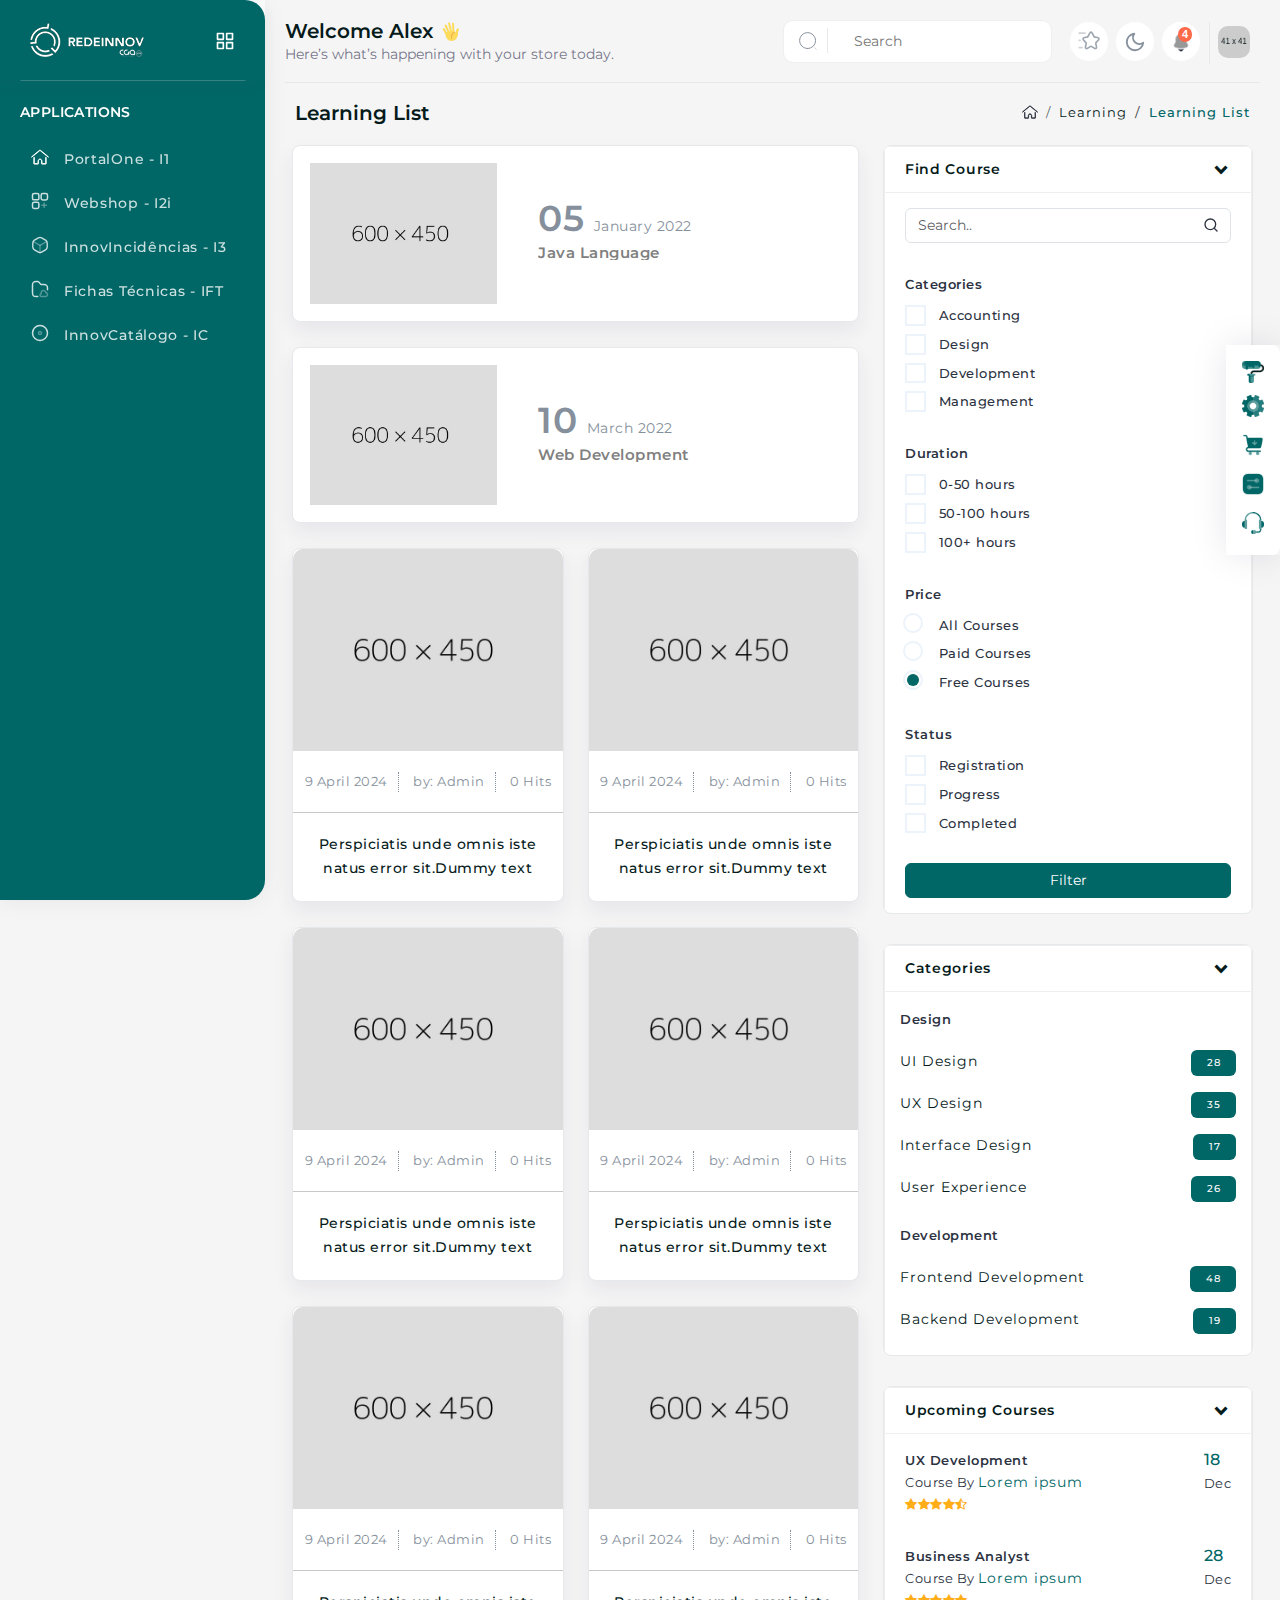
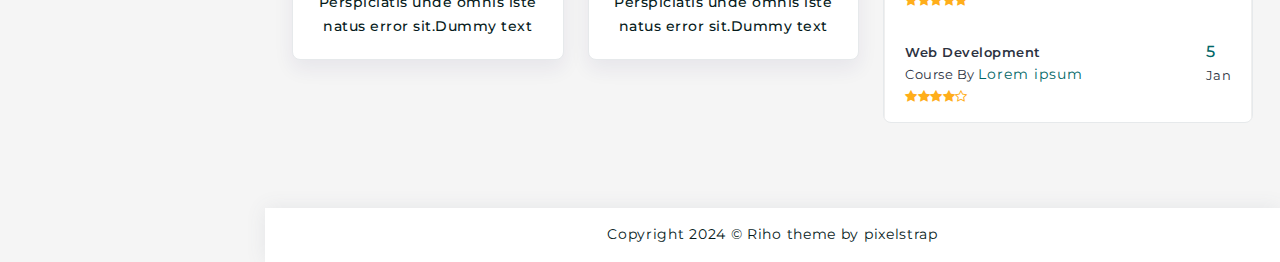
<file: template/learning-list-view.html>
<!DOCTYPE html>
<html lang="en">
  <head>
    <meta http-equiv="Content-Type" content="text/html; charset=UTF-8">
    <meta http-equiv="X-UA-Compatible" content="IE=edge">
    <meta name="viewport" content="width=device-width, initial-scale=1.0">
    <meta name="description" content="Riho admin is super flexible, powerful, clean &amp; modern responsive bootstrap 5 admin template with unlimited possibilities.">
    <meta name="keywords" content="admin template, Riho admin template, dashboard template, flat admin template, responsive admin template, web app">
    <meta name="author" content="pixelstrap">
    <link rel="icon" href="../assets/images/favicon.png" type="image/x-icon">
    <link rel="shortcut icon" href="../assets/images/favicon.png" type="image/x-icon">
    <title>Riho - Premium Admin Template</title>
    <!-- Google font-->
    <link rel="preconnect" href="https://fonts.googleapis.com">
    <link rel="preconnect" href="https://fonts.gstatic.com" crossorigin="">
    <link href="https://fonts.googleapis.com/css2?family=Montserrat:wght@200;300;400;500;600;700;800&amp;display=swap" rel="stylesheet">
    <link rel="stylesheet" type="text/css" href="../assets/css/font-awesome.css">
    <!-- ico-font-->
    <link rel="stylesheet" type="text/css" href="../assets/css/vendors/icofont.css">
    <!-- Themify icon-->
    <link rel="stylesheet" type="text/css" href="../assets/css/vendors/themify.css">
    <!-- Flag icon-->
    <link rel="stylesheet" type="text/css" href="../assets/css/vendors/flag-icon.css">
    <!-- Feather icon-->
    <link rel="stylesheet" type="text/css" href="../assets/css/vendors/feather-icon.css">
    <!-- Plugins css start-->
    <link rel="stylesheet" type="text/css" href="../assets/css/vendors/slick.css">
    <link rel="stylesheet" type="text/css" href="../assets/css/vendors/slick-theme.css">
    <link rel="stylesheet" type="text/css" href="../assets/css/vendors/scrollbar.css">
    <link rel="stylesheet" type="text/css" href="../assets/css/vendors/animate.css">
    <!-- Plugins css Ends-->
    <!-- Bootstrap css-->
    <link rel="stylesheet" type="text/css" href="../assets/css/vendors/bootstrap.css">
    <!-- App css-->
    <link rel="stylesheet" type="text/css" href="../assets/css/style.css">
    <link id="color" rel="stylesheet" href="../assets/css/color-1.css" media="screen">
    <!-- Responsive css-->
    <link rel="stylesheet" type="text/css" href="../assets/css/responsive.css">
  </head>
  <body> 
    <!-- loader starts-->
    <div class="loader-wrapper">
      <div class="loader"> 
        <div class="loader4"></div>
      </div>
    </div>
    <!-- loader ends-->
    <!-- tap on top starts-->
    <div class="tap-top"><i data-feather="chevrons-up"></i></div>
    <!-- tap on tap ends-->
    <!-- page-wrapper Start-->
    <div class="page-wrapper compact-wrapper" id="pageWrapper">
      <!-- Page Header Start-->
      <div class="page-header">
        <div class="header-wrapper row m-0">
          <form class="form-inline search-full col" action="#" method="get">
            <div class="form-group w-100">
              <div class="Typeahead Typeahead--twitterUsers">
                <div class="u-posRelative"> 
                  <input class="demo-input Typeahead-input form-control-plaintext w-100" type="text" placeholder="Search Riho .." name="q" title="" autofocus>
                  <div class="spinner-border Typeahead-spinner" role="status"><span class="sr-only">Loading... </span></div><i class="close-search" data-feather="x"></i>
                </div>
                <div class="Typeahead-menu"> </div>
              </div>
            </div>
          </form>
          <div class="header-logo-wrapper col-auto p-0">  
            <div class="logo-wrapper"> <a href="index.html"><img class="img-fluid for-light" src="../assets/images/logo/logo_dark.png" alt="logo-light"><img class="img-fluid for-dark" src="../assets/images/logo/logo.png" alt="logo-dark"></a></div>
            <div class="toggle-sidebar"> <i class="status_toggle middle sidebar-toggle" data-feather="align-center"></i></div>
          </div>
          <div class="left-header col-xxl-5 col-xl-6 col-lg-5 col-md-4 col-sm-3 p-0">
            <div> <a class="toggle-sidebar" href="#"> <i class="iconly-Category icli"> </i></a>
              <div class="d-flex align-items-center gap-2 ">
                <h4 class="f-w-600">Welcome Alex</h4><img class="mt-0" src="../assets/images/hand.gif" alt="hand-gif">
              </div>
            </div>
            <div class="welcome-content d-xl-block d-none"><span class="text-truncate col-12">Here’s what’s happening with your store today. </span></div>
          </div>
          <div class="nav-right col-xxl-7 col-xl-6 col-md-7 col-8 pull-right right-header p-0 ms-auto">
            <ul class="nav-menus"> 
              <li class="d-md-block d-none"> 
                <div class="form search-form mb-0">
                  <div class="input-group"><span class="input-icon">
                      <svg>
                        <use href="../assets/svg/icon-sprite.svg#search-header"></use>
                      </svg>
                      <input class="w-100" type="search" placeholder="Search"></span></div>
                </div>
              </li>
              <li class="d-md-none d-block"> 
                <div class="form search-form mb-0">
                  <div class="input-group"> <span class="input-show"> 
                      <svg id="searchIcon">
                        <use href="../assets/svg/icon-sprite.svg#search-header"></use>
                      </svg>
                      <div id="searchInput">
                        <input type="search" placeholder="Search">
                      </div></span></div>
                </div>
              </li>
              <li class="onhover-dropdown">
                <svg>
                  <use href="../assets/svg/icon-sprite.svg#star"></use>
                </svg>
                <div class="onhover-show-div bookmark-flip">
                  <div class="flip-card">
                    <div class="flip-card-inner">
                      <div class="front">
                        <h6 class="f-18 mb-0 dropdown-title">Bookmark</h6>
                        <ul class="bookmark-dropdown">
                          <li>
                            <div class="row">
                              <div class="col-4 text-center">
                                <div class="bookmark-content">
                                  <div class="bookmark-icon"><i data-feather="file-text"></i></div><span>Forms</span>
                                </div>
                              </div>
                              <div class="col-4 text-center">
                                <div class="bookmark-content">
                                  <div class="bookmark-icon"><i data-feather="user"></i></div><span>Profile</span>
                                </div>
                              </div>
                              <div class="col-4 text-center">
                                <div class="bookmark-content">
                                  <div class="bookmark-icon"><i data-feather="server"></i></div><span>Tables</span>
                                </div>
                              </div>
                            </div>
                          </li>
                          <li class="text-center"><a class="flip-btn f-w-700" id="flip-btn" href="javascript:void(0)">Add New Bookmark</a></li>
                        </ul>
                      </div>
                      <div class="back">
                        <ul>
                          <li>
                            <div class="bookmark-dropdown flip-back-content">
                              <input type="text" placeholder="search...">
                            </div>
                          </li>
                          <li><a class="f-w-700 d-block flip-back" id="flip-back" href="javascript:void(0)">Back</a></li>
                        </ul>
                      </div>
                    </div>
                  </div>
                </div>
              </li>
              <li> 
                <div class="mode"><i class="moon" data-feather="moon"> </i></div>
              </li>
              <li class="onhover-dropdown notification-down">
                <div class="notification-box"> 
                  <svg> 
                    <use href="../assets/svg/icon-sprite.svg#notification-header"></use>
                  </svg><span class="badge rounded-pill badge-secondary">4 </span>
                </div>
                <div class="onhover-show-div notification-dropdown"> 
                  <div class="card mb-0"> 
                    <div class="card-header">
                      <div class="common-space"> 
                        <h4 class="text-start f-w-600">Notitications</h4>
                        <div><span>4 New</span></div>
                      </div>
                    </div>
                    <div class="card-body">
                      <div class="notitications-bar">
                        <ul class="nav nav-pills nav-primary p-0" id="pills-tab" role="tablist">
                          <li class="nav-item p-0"> <a class="nav-link active" id="pills-aboutus-tab" data-bs-toggle="pill" href="#pills-aboutus" role="tab" aria-controls="pills-aboutus" aria-selected="true">All(3)</a></li>
                          <li class="nav-item p-0"> <a class="nav-link" id="pills-blog-tab" data-bs-toggle="pill" href="#pills-blog" role="tab" aria-controls="pills-blog" aria-selected="false">
                               Messages</a></li>
                          <li class="nav-item p-0"> <a class="nav-link" id="pills-contactus-tab" data-bs-toggle="pill" href="#pills-contactus" role="tab" aria-controls="pills-contactus" aria-selected="false">
                               Cart  </a></li>
                        </ul>
                        <div class="tab-content" id="pills-tabContent">
                          <div class="tab-pane fade show active" id="pills-aboutus" role="tabpanel" aria-labelledby="pills-aboutus-tab">
                            <div class="user-message"> 
                              <div class="cart-dropdown notification-all">
                                <ul>
                                  <li class="pr-0 pl-0 pb-3 pt-3">
                                    <div class="media"><img class="img-fluid b-r-5 me-3 img-60" src="../assets/images/other-images/receiver-img.jpg" alt="">
                                      <div class="media-body"><a class="f-light f-w-500" href="../template/product.html">Men Blue T-Shirt</a>
                                        <div class="qty-box"> 
                                          <div class="input-group"> <span class="input-group-prepend">
                                              <button class="btn quantity-left-minus" type="button" data-type="minus" data-field="">- </button></span>
                                            <input class="form-control input-number" type="text" name="quantity" value="1"><span class="input-group-prepend">
                                              <button class="btn quantity-right-plus" type="button" data-type="plus" data-field="">+</button></span>
                                          </div>
                                        </div>
                                        <h6 class="font-primary">$695.00</h6>
                                      </div>
                                      <div class="close-circle"><a class="bg-danger" href="#"><i data-feather="x"></i></a></div>
                                    </div>
                                  </li>
                                </ul>
                              </div>
                              <ul> 
                                <li>
                                  <div class="user-alerts"><img class="user-image rounded-circle img-fluid me-2" src="../assets/images/dashboard/user/5.jpg" alt="user"/>
                                    <div class="user-name">
                                      <div> 
                                        <h6><a class="f-w-500 f-14" href="../template/user-profile.html">Floyd Miles</a></h6><span class="f-light f-w-500 f-12">Sir, Can i remove part in des...</span>
                                      </div>
                                      <div> 
                                        <svg>
                                          <use href="../assets/svg/icon-sprite.svg#more-vertical"></use>
                                        </svg>
                                      </div>
                                    </div>
                                  </div>
                                </li>
                                <li>
                                  <div class="user-alerts"><img class="user-image rounded-circle img-fluid me-2" src="../assets/images/dashboard/user/6.jpg" alt="user"/>
                                    <div class="user-name">
                                      <div> 
                                        <h6><a class="f-w-500 f-14" href="../template/user-profile.html">Dianne Russell</a></h6><span class="f-light f-w-500 f-12">So, what is my next work ?</span>
                                      </div>
                                      <div> 
                                        <svg>
                                          <use href="../assets/svg/icon-sprite.svg#more-vertical"></use>
                                        </svg>
                                      </div>
                                    </div>
                                  </div>
                                </li>
                              </ul>
                            </div>
                          </div>
                          <div class="tab-pane fade" id="pills-blog" role="tabpanel" aria-labelledby="pills-blog-tab">
                            <div class="notification-card"> 
                              <ul> 
                                <li class="notification d-flex w-100 justify-content-between align-items-center">
                                  <div class="d-flex w-100 notification-data justify-content-center align-items-center gap-2">
                                    <div class="user-alerts flex-shrink-0"><img class="rounded-circle img-fluid img-40" src="../assets/images/dashboard/user/3.jpg" alt="user"/></div>
                                    <div class="flex-grow-1">
                                      <div class="common-space user-id w-100">
                                        <div class="common-space w-100"> <a class="f-w-500 f-12" href="../template/private-chat.html">Robert D. Hambly</a></div>
                                      </div>
                                      <div><span class="f-w-500 f-light f-12">Hello Miss...😊</span></div>
                                    </div><span class="f-light f-w-500 f-12">44 sec</span>
                                  </div>
                                </li>
                                <li class="notification d-flex w-100 justify-content-between align-items-center">
                                  <div class="d-flex w-100 notification-data justify-content-center align-items-center gap-2">
                                    <div class="user-alerts flex-shrink-0"><img class="rounded-circle img-fluid img-40" src="../assets/images/dashboard/user/7.jpg" alt="user"/></div>
                                    <div class="flex-grow-1">
                                      <div class="common-space user-id w-100">
                                        <div class="common-space w-100"> <a class="f-w-500 f-12" href="../template/private-chat.html">Courtney C. Strang</a></div>
                                      </div>
                                      <div><span class="f-w-500 f-light f-12">Wishing You a Happy Birthday Dear.. 🥳🎊</span></div>
                                    </div><span class="f-light f-w-500 f-12">52 min</span>
                                  </div>
                                </li>
                                <li class="notification d-flex w-100 justify-content-between align-items-center">
                                  <div class="d-flex w-100 notification-data justify-content-center align-items-center gap-2">
                                    <div class="user-alerts flex-shrink-0"><img class="rounded-circle img-fluid img-40" src="../assets/images/dashboard/user/5.jpg" alt="user"/></div>
                                    <div class="flex-grow-1">
                                      <div class="common-space user-id w-100">
                                        <div class="common-space w-100"> <a class="f-w-500 f-12" href="../template/private-chat.html">Raye T. Sipes</a></div>
                                      </div>
                                      <div><span class="f-w-500 f-light f-12">Hello Dear!! This Theme Is Very beautiful</span></div>
                                    </div><span class="f-light f-w-500 f-12">48 min</span>
                                  </div>
                                </li>
                                <li class="notification d-flex w-100 justify-content-between align-items-center">
                                  <div class="d-flex w-100 notification-data justify-content-center align-items-center gap-2">
                                    <div class="user-alerts flex-shrink-0"><img class="rounded-circle img-fluid img-40" src="../assets/images/dashboard/user/6.jpg" alt="user"/></div>
                                    <div class="flex-grow-1">
                                      <div class="common-space user-id w-100">
                                        <div class="common-space w-100"> <a class="f-w-500 f-12" href="../template/private-chat.html">Henry S. Miller</a></div>
                                      </div>
                                      <div><span class="f-w-500 f-light f-12">You’re older today than yesterday, happy birthday!</span></div>
                                    </div><span class="f-light f-w-500 f-12">3 min</span>
                                  </div>
                                </li>
                              </ul>
                            </div>
                          </div>
                          <div class="tab-pane fade" id="pills-contactus" role="tabpanel" aria-labelledby="pills-contactus-tab">
                            <div class="cart-dropdown mt-4"> 
                              <ul>
                                <li class="pr-0 pl-0 pb-3">
                                  <div class="media"><img class="img-fluid b-r-5 me-3 img-60" src="../assets/images/other-images/cart-img.jpg" alt="">
                                    <div class="media-body"><a class="f-light f-w-500" href="../template/product.html">Furniture Chair for Home</a>
                                      <div class="qty-box">
                                        <div class="input-group"> <span class="input-group-prepend">
                                            <button class="btn quantity-left-minus" type="button" data-type="minus" data-field="">-</button></span>
                                          <input class="form-control input-number" type="text" name="quantity" value="1"><span class="input-group-prepend">
                                            <button class="btn quantity-right-plus" type="button" data-type="plus" data-field="">+</button></span>
                                        </div>
                                      </div>
                                      <h6 class="font-primary">$500</h6>
                                    </div>
                                    <div class="close-circle"><a class="bg-danger" href="#"><i data-feather="x"></i></a></div>
                                  </div>
                                </li>
                                <li class="pr-0 pl-0 pb-3 pt-3">
                                  <div class="media"><img class="img-fluid b-r-5 me-3 img-60" src="../assets/images/other-images/receiver-img.jpg" alt="">
                                    <div class="media-body"><a class="f-light f-w-500" href="../template/product.html">Men Cotton Blend Blue T-Shirt</a>
                                      <div class="qty-box"> 
                                        <div class="input-group"> <span class="input-group-prepend">
                                            <button class="btn quantity-left-minus" type="button" data-type="minus" data-field="">- </button></span>
                                          <input class="form-control input-number" type="text" name="quantity" value="1"><span class="input-group-prepend">
                                            <button class="btn quantity-right-plus" type="button" data-type="plus" data-field="">+</button></span>
                                        </div>
                                      </div>
                                      <h6 class="font-primary">$695.00</h6>
                                    </div>
                                    <div class="close-circle"><a class="bg-danger" href="#"><i data-feather="x"></i></a></div>
                                  </div>
                                </li>
                                <li class="mb-3 total"><a href="../template/checkout.html">
                                    <h6 class="mb-0">
                                       Order Total :<span class="f-right">$1195.00  </span></h6></a></li>
                              </ul>
                            </div>
                          </div>
                          <div class="card-footer pb-0 pr-0 pl-0"> 
                            <div class="text-center"> <a class="f-w-700" href="private-chat.html">
                                <button class="btn btn-primary" type="button" title="btn btn-primary">Check all</button></a></div>
                          </div>
                        </div>
                      </div>
                    </div>
                  </div>
                </div>
              </li>
              <li class="profile-nav onhover-dropdown"> 
                <div class="media profile-media"><img class="b-r-10" src="../assets/images/dashboard/profile.png" alt="">
                  <div class="media-body d-xxl-block d-none box-col-none">
                    <div class="d-flex align-items-center gap-2"> <span>Alex Mora </span><i class="middle fa fa-angle-down"> </i></div>
                    <p class="mb-0 font-roboto">Admin</p>
                  </div>
                </div>
                <ul class="profile-dropdown onhover-show-div">
                  <li><a href="user-profile.html"><i data-feather="user"></i><span>My Profile</span></a></li>
                  <li><a href="letter-box.html"><i data-feather="mail"></i><span>Inbox</span></a></li>
                  <li> <a href="edit-profile.html"> <i data-feather="settings"></i><span>Settings</span></a></li>
                  <li><a class="btn btn-pill btn-outline-primary btn-sm" href="login.html">Log Out</a></li>
                </ul>
              </li>
            </ul>
          </div>
          <script class="result-template" type="text/x-handlebars-template">
            <div class="ProfileCard u-cf">                        
            <div class="ProfileCard-avatar"><svg xmlns="http://www.w3.org/2000/svg" width="24" height="24" viewBox="0 0 24 24" fill="none" stroke="currentColor" stroke-width="2" stroke-linecap="round" stroke-linejoin="round" class="feather feather-airplay m-0"><path d="M5 17H4a2 2 0 0 1-2-2V5a2 2 0 0 1 2-2h16a2 2 0 0 1 2 2v10a2 2 0 0 1-2 2h-1"></path><polygon points="12 15 17 21 7 21 12 15"></polygon></svg></div>
            <div class="ProfileCard-details"> 
            <div class="ProfileCard-realName">{{name}}</div>
            </div> 
            </div>
          </script>
          <script class="empty-template" type="text/x-handlebars-template"><div class="EmptyMessage">Your search turned up 0 results. This most likely means the backend is down, yikes!</div></script>
        </div>
      </div>
      <!-- Page Header Ends                              -->
      <!-- Page Body Start-->
      <div class="page-body-wrapper">
        <!-- Page Sidebar Start-->
        <div class="sidebar-wrapper" data-layout="stroke-svg">
					<div class="logo-wrapper">
						<a href="index.html"><img class="img-fluid" src="../assets/images/logo/logo.png" alt="" /></a>
						<div class="back-btn"><i class="fa fa-angle-left"> </i></div>
						<div class="toggle-sidebar"><i class="status_toggle middle sidebar-toggle" data-feather="grid"> </i></div>
					</div>
					<div class="logo-icon-wrapper">
						<a href="index.html"><img class="img-fluid" src="../assets/images/logo/logo-icon.png" alt="" /></a>
					</div>
					<nav class="sidebar-main">
						<div class="left-arrow" id="left-arrow"><i data-feather="arrow-left"></i></div>
						<div id="sidebar-menu">
							<ul class="sidebar-links" id="simple-bar">
								<li class="back-btn">
									<a href="index.html"><img class="img-fluid" src="../assets/images/logo/logo-icon.png" alt="" /></a>
									<div class="mobile-back text-end"><span>Back </span><i class="fa fa-angle-right ps-2" aria-hidden="true"></i></div>
								</li>
								<li class="pin-title sidebar-main-title">
									<div>
										<h6>Favoritos</h6>
									</div>
								</li>

								<li class="sidebar-main-title">
									<div>
										<h6 class="lan-8">Aplicações</h6>
									</div>
								</li>
								<li class="sidebar-list">
									<i class="fa fa-thumb-tack"></i
									><a class="sidebar-link sidebar-title link-nav" href="#">
										<svg class="stroke-icon">
											<use href="../assets/svg/icon-sprite.svg#stroke-home"></use>
										</svg>
										<svg class="fill-icon">
											<use href="../assets/svg/icon-sprite.svg#fill-home"></use>
										</svg>
										<span>PortalOne - i1</span></a
									>
								</li>
								<li class="sidebar-list">
									<i class="fa fa-thumb-tack"></i
									><a class="sidebar-link sidebar-title link-nav" href="#">
										<svg class="stroke-icon">
											<use href="../assets/svg/icon-sprite.svg#stroke-widget"></use>
										</svg>
										<svg class="fill-icon">
											<use href="../assets/svg/icon-sprite.svg#fill-widget"></use>
										</svg>
										<span>Webshop - i2i</span></a
									>
								</li>
								<li class="sidebar-list">
									<i class="fa fa-thumb-tack"></i
									><a class="sidebar-link sidebar-title link-nav" href="#">
										<svg class="stroke-icon">
											<use href="../assets/svg/icon-sprite.svg#stroke-board"></use>
										</svg>
										<svg class="fill-icon">
											<use href="../assets/svg/icon-sprite.svg#fill-board"></use>
										</svg>
										<span>InnovIncidências - i3</span></a
									>
								</li>
								<li class="sidebar-list">
									<i class="fa fa-thumb-tack"></i
									><a class="sidebar-link sidebar-title link-nav" href="#">
										<svg class="stroke-icon">
											<use href="../assets/svg/icon-sprite.svg#stroke-file"></use>
										</svg>
										<svg class="fill-icon">
											<use href="../assets/svg/icon-sprite.svg#fill-file"></use>
										</svg>
										<span>Fichas Técnicas - iFT</span></a
									>
								</li>
								<li class="sidebar-list">
									<i class="fa fa-thumb-tack"></i
									><a class="sidebar-link sidebar-title link-nav" href="#">
										<svg class="stroke-icon">
											<use href="../assets/svg/icon-sprite.svg#stroke-project"></use>
										</svg>
										<svg class="fill-icon">
											<use href="../assets/svg/icon-sprite.svg#fill-project"></use>
										</svg>
										<span>InnovCatálogo - iC</span></a
									>
								</li>
							</ul>
							<div class="right-arrow" id="right-arrow"><i data-feather="arrow-right"></i></div>
						</div>
					</nav>
				</div>
        <!-- Page Sidebar Ends-->
        <div class="page-body">
          <div class="container-fluid">
            <div class="page-title">
              <div class="row">
                <div class="col-6">
                  <h4>Learning List</h4>
                </div>
                <div class="col-6">
                  <ol class="breadcrumb">
                    <li class="breadcrumb-item"><a href="index.html">                                       
                        <svg class="stroke-icon">
                          <use href="../assets/svg/icon-sprite.svg#stroke-home"></use>
                        </svg></a></li>
                    <li class="breadcrumb-item">Learning</li>
                    <li class="breadcrumb-item active">Learning List</li>
                  </ol>
                </div>
              </div>
            </div>
          </div>
          <!-- Container-fluid starts-->
          <div class="container-fluid">
            <div class="row">
              <div class="col-xl-9 xl-60 order-xl-0 order-1 box-col-12">
                <div class="row">
                  <div class="col-xl-12">
                    <div class="card">
                      <div class="blog-box blog-list row">
                        <div class="col-sm-5"><img class="img-fluid sm-100-w" src="../assets/images/faq/1.jpg" alt=""></div>
                        <div class="col-sm-7">
                          <div class="blog-details">
                            <div class="blog-date"><span>05</span> January 2022</div>
                            <h6>Java Language </h6>
                            <div class="blog-bottom-content">
                              <ul class="blog-social">
                                <li>by: Paige Turner</li>
                                <li>15 Hits </li>
                              </ul>
                              <hr>
                              <p class="mt-0">Multi-threading Support: Java has built-in support for multi-threading, allowing developers to create concurrent applications that can perform tasks simultaneously, thereby improving performance in certain scenarios.</p>
                            </div>
                          </div>
                        </div>
                      </div>
                    </div>
                  </div>
                  <div class="col-xl-12">
                    <div class="card">
                      <div class="blog-box blog-list row">
                        <div class="col-sm-5"><img class="img-fluid sm-100-w" src="../assets/images/faq/2.jpg" alt=""></div>
                        <div class="col-sm-7">
                          <div class="blog-details">
                            <div class="blog-date"><span>10</span> March 2022</div>
                            <h6>Web Development </h6>
                            <div class="blog-bottom-content">
                              <ul class="blog-social">
                                <li>by: Petey Cruiser</li>
                                <li>34 Hits</li>
                              </ul>
                              <hr>
                              <p class="mt-0">CSS (Cascading Style Sheets): Controls the presentation and layout of web pages, including fonts, colors, and positioning of elements.</p>
                            </div>
                          </div>
                        </div>
                      </div>
                    </div>
                  </div>
                  <div class="col-xl-4 xl-50 col-sm-6 box-col-6">
                    <div class="card">
                      <div class="blog-box blog-grid text-center product-box">
                        <div class="product-img"><img class="img-fluid top-radius-blog" src="../assets/images/faq/3.jpg" alt="">
                          <div class="product-hover">
                            <ul>
                              <li><i class="icon-link"></i></li>
                              <li><i class="icon-import"></i></li>
                            </ul>
                          </div>
                        </div>
                        <div class="blog-details-main">
                          <ul class="blog-social">
                            <li>9 April 2024</li>
                            <li>by: Admin</li>
                            <li>0 Hits</li>
                          </ul>
                          <hr>
                          <h6 class="blog-bottom-details">Perspiciatis unde omnis iste natus error sit.Dummy text</h6>
                        </div>
                      </div>
                    </div>
                  </div>
                  <div class="col-xl-4 xl-50 col-sm-6 box-col-6">
                    <div class="card"> 
                      <div class="blog-box blog-grid text-center product-box">
                        <div class="product-img"><img class="img-fluid top-radius-blog" src="../assets/images/faq/1.jpg" alt="">
                          <div class="product-hover">
                            <ul>
                              <li><i class="icon-link"></i></li>
                              <li><i class="icon-import"></i></li>
                            </ul>
                          </div>
                        </div>
                        <div class="blog-details-main">
                          <ul class="blog-social"> 
                            <li>9 April 2024</li>
                            <li>by: Admin</li>
                            <li>0 Hits</li>
                          </ul>
                          <hr>
                          <h6 class="blog-bottom-details">Perspiciatis unde omnis iste natus error sit.Dummy text</h6>
                        </div>
                      </div>
                    </div>
                  </div>
                  <div class="col-xl-4 xl-50 col-sm-6 box-col-6">
                    <div class="card">
                      <div class="blog-box blog-grid text-center product-box">
                        <div class="product-img"><img class="img-fluid top-radius-blog" src="../assets/images/faq/4.jpg" alt="">
                          <div class="product-hover">
                            <ul>
                              <li><i class="icon-link"></i></li>
                              <li><i class="icon-import"></i></li>
                            </ul>
                          </div>
                        </div>
                        <div class="blog-details-main">
                          <ul class="blog-social">
                            <li>9 April 2024</li>
                            <li>by: Admin</li>
                            <li>0 Hits</li>
                          </ul>
                          <hr>
                          <h6 class="blog-bottom-details">Perspiciatis unde omnis iste natus error sit.Dummy text</h6>
                        </div>
                      </div>
                    </div>
                  </div>
                  <div class="col-xl-4 xl-50 col-sm-6 box-col-6">
                    <div class="card">
                      <div class="blog-box blog-grid text-center product-box">
                        <div class="product-img"><img class="img-fluid top-radius-blog" src="../assets/images/faq/2.jpg" alt="">
                          <div class="product-hover">
                            <ul>
                              <li><i class="icon-link"></i></li>
                              <li><i class="icon-import"></i></li>
                            </ul>
                          </div>
                        </div>
                        <div class="blog-details-main">
                          <ul class="blog-social">
                            <li>9 April 2024</li>
                            <li>by: Admin</li>
                            <li>0 Hits</li>
                          </ul>
                          <hr>
                          <h6 class="blog-bottom-details">Perspiciatis unde omnis iste natus error sit.Dummy text</h6>
                        </div>
                      </div>
                    </div>
                  </div>
                  <div class="col-xl-4 xl-50 col-sm-6 box-col-6">
                    <div class="card">
                      <div class="blog-box blog-grid text-center product-box">
                        <div class="product-img"><img class="img-fluid top-radius-blog" src="../assets/images/faq/4.jpg" alt="">
                          <div class="product-hover">
                            <ul>
                              <li><i class="icon-link"></i></li>
                              <li><i class="icon-import"></i></li>
                            </ul>
                          </div>
                        </div>
                        <div class="blog-details-main">
                          <ul class="blog-social">
                            <li>9 April 2024</li>
                            <li>by: Admin</li>
                            <li>0 Hits</li>
                          </ul>
                          <hr>
                          <h6 class="blog-bottom-details">Perspiciatis unde omnis iste natus error sit.Dummy text</h6>
                        </div>
                      </div>
                    </div>
                  </div>
                  <div class="col-xl-4 xl-50 col-sm-6 box-col-6">
                    <div class="card">
                      <div class="blog-box blog-grid text-center product-box">
                        <div class="product-img"><img class="img-fluid top-radius-blog" src="../assets/images/faq/3.jpg" alt="">
                          <div class="product-hover">
                            <ul>
                              <li><i class="icon-link"></i></li>
                              <li><i class="icon-import"></i></li>
                            </ul>
                          </div>
                        </div>
                        <div class="blog-details-main">
                          <ul class="blog-social">
                            <li>9 April 2024</li>
                            <li>by: Admin</li>
                            <li>0 Hits</li>
                          </ul>
                          <hr>
                          <h6 class="blog-bottom-details">Perspiciatis unde omnis iste natus error sit.Dummy text</h6>
                        </div>
                      </div>
                    </div>
                  </div>
                </div>
              </div>
              <div class="col-xl-3 xl-40 box-col-12 learning-filter">
                <div class="md-sidebar"><a class="btn btn-primary email-aside-toggle md-sidebar-toggle">Learning filter</a>
                  <div class="md-sidebar-aside job-sidebar">
                    <div class="default-according style-1 faq-accordion job-accordion" id="accordionoc">
                      <div class="row">
                        <div class="col-xl-12">
                          <div class="card">
                            <div class="card-header">
                              <h5 class="mb-0">
                                <button class="btn btn-link" data-bs-toggle="collapse" data-bs-target="#collapseicon" aria-expanded="true" aria-controls="collapseicon">Find Course</button>
                              </h5>
                            </div>
                            <div class="collapse show" id="collapseicon" aria-labelledby="collapseicon" data-bs-parent="#accordion">
                              <div class="card-body filter-cards-view animate-chk">
                                <div class="job-filter">
                                  <div class="faq-form">
                                    <input class="form-control" type="text" placeholder="Search.."><i class="search-icon" data-feather="search"></i>
                                  </div>
                                </div>
                                <div class="checkbox-animated">
                                  <div class="learning-header"><span class="f-w-600">Categories</span></div>
                                  <label class="d-block" for="chk-ani">
                                    <input class="checkbox_animated" id="chk-ani" type="checkbox">                      Accounting
                                  </label>
                                  <label class="d-block" for="chk-ani0">
                                    <input class="checkbox_animated" id="chk-ani0" type="checkbox">                            Design
                                  </label>
                                  <label class="d-block" for="chk-ani1">
                                    <input class="checkbox_animated" id="chk-ani1" type="checkbox">                            Development
                                  </label>
                                  <label class="d-block" for="chk-ani2">
                                    <input class="checkbox_animated" id="chk-ani2" type="checkbox">                            Management
                                  </label>
                                </div>
                                <div class="checkbox-animated mt-0">
                                  <div class="learning-header"><span class="f-w-600">Duration</span></div>
                                  <label class="d-block" for="chk-ani6">
                                    <input class="checkbox_animated" id="chk-ani6" type="checkbox">                            0-50 hours
                                  </label>
                                  <label class="d-block" for="chk-ani7">
                                    <input class="checkbox_animated" id="chk-ani7" type="checkbox">                            50-100 hours
                                  </label>
                                  <label class="d-block" for="chk-ani8">
                                    <input class="checkbox_animated" id="chk-ani8" type="checkbox">                            100+ hours
                                  </label>
                                </div>
                                <div class="checkbox-animated mt-0">
                                  <div class="learning-header"><span class="f-w-600">Price</span></div>
                                  <label class="d-block" for="edo-ani">
                                    <input class="radio_animated" id="edo-ani" type="radio" name="rdo-ani" checked="">                            All Courses
                                  </label>
                                  <label class="d-block" for="edo-ani1">
                                    <input class="radio_animated" id="edo-ani1" type="radio" name="rdo-ani" checked="">                            Paid Courses
                                  </label>
                                  <label class="d-block" for="edo-ani2">
                                    <input class="radio_animated" id="edo-ani2" type="radio" name="rdo-ani" checked="">                            Free Courses
                                  </label>
                                </div>
                                <div class="checkbox-animated mt-0">
                                  <div class="learning-header"><span class="f-w-600">Status</span></div>
                                  <label class="d-block" for="chk-ani3">
                                    <input class="checkbox_animated" id="chk-ani3" type="checkbox">                            Registration
                                  </label>
                                  <label class="d-block" for="chk-ani4">
                                    <input class="checkbox_animated" id="chk-ani4" type="checkbox">                            Progress
                                  </label>
                                  <label class="d-block" for="chk-ani5">
                                    <input class="checkbox_animated" id="chk-ani5" type="checkbox">                            Completed
                                  </label>
                                </div>
                                <button class="btn btn-primary text-center" type="button">Filter</button>
                              </div>
                            </div>
                          </div>
                        </div>
                        <div class="col-xl-12">
                          <div class="card">
                            <div class="card-header">
                              <h5 class="mb-0">
                                <button class="btn btn-link" data-bs-toggle="collapse" data-bs-target="#collapseicon1" aria-expanded="true" aria-controls="collapseicon1">Categories</button>
                              </h5>
                            </div>
                            <div class="collapse card-body px-0 show" id="collapseicon1" aria-labelledby="collapseicon1" data-bs-parent="#accordion">
                              <div class="categories">
                                <div class="learning-header"><span class="f-w-600">Design</span></div>
                                <ul>
                                  <li><a href="#">UI Design </a><span class="badge badge-primary pull-right">28</span></li>
                                  <li><a href="#">UX Design </a><span class="badge badge-primary pull-right">35</span></li>
                                  <li><a href="#">Interface Design </a><span class="badge badge-primary pull-right">17</span></li>
                                  <li><a href="#">User Experience </a><span class="badge badge-primary pull-right">26</span></li>
                                </ul>
                              </div>
                              <div class="categories pt-0 pb-0">
                                <div class="learning-header"><span class="f-w-600">Development</span></div>
                                <ul>
                                  <li><a href="#">Frontend Development</a><span class="badge badge-primary pull-right">48</span></li>
                                  <li><a href="#">Backend Development</a><span class="badge badge-primary pull-right">19</span></li>
                                </ul>
                              </div>
                            </div>
                          </div>
                        </div>
                        <div class="col-xl-12">
                          <div class="card">
                            <div class="card-header">
                              <h5 class="mb-0">
                                <button class="btn btn-link" data-bs-toggle="collapse" data-bs-target="#collapseicon2" aria-expanded="true" aria-controls="collapseicon2">Upcoming Courses</button>
                              </h5>
                            </div>
                            <div class="collapse show" id="collapseicon2" aria-labelledby="collapseicon2" data-bs-parent="#accordion">
                              <div class="upcoming-course card-body">
                                <div class="media common-space">
                                  <div class="media-body"><span class="f-w-600">UX Development</span><span class="d-block">Course By <a href="#"> Lorem ipsum</a></span><span class="d-block"><i class="fa fa-star font-warning"></i><i class="fa fa-star font-warning"></i><i class="fa fa-star font-warning"></i><i class="fa fa-star font-warning"></i><i class="fa fa-star-half-o font-warning"></i></span></div>
                                  <div>
                                    <h5 class="mb-0 font-primary">18</h5><span class="d-block">Dec</span>
                                  </div>
                                </div>
                                <div class="media common-space">
                                  <div class="media-body"><span class="f-w-600">Business Analyst</span><span class="d-block">Course By <a href="#">Lorem ipsum </a></span><span class="d-block"><i class="fa fa-star font-warning"></i><i class="fa fa-star font-warning"></i><i class="fa fa-star font-warning"></i><i class="fa fa-star font-warning"></i><i class="fa fa-star font-warning"></i></span></div>
                                  <div>
                                    <h5 class="mb-0 font-primary">28</h5><span class="d-block">Dec</span>
                                  </div>
                                </div>
                                <div class="media common-space">
                                  <div class="media-body"><span class="f-w-600">Web Development</span><span class="d-block">Course By <a href="#">Lorem ipsum </a></span><span class="d-block"><i class="fa fa-star font-warning"></i><i class="fa fa-star font-warning"></i><i class="fa fa-star font-warning"></i><i class="fa fa-star font-warning"></i><i class="fa fa-star-o font-warning"></i></span></div>
                                  <div>
                                    <h5 class="mb-0 font-primary">5</h5><span class="d-block">Jan</span>
                                  </div>
                                </div>
                              </div>
                            </div>
                          </div>
                        </div>
                      </div>
                    </div>
                  </div>
                </div>
              </div>
            </div>
          </div>
          <!-- Container-fluid Ends-->
        </div>
        <!-- footer start-->
        <footer class="footer">
          <div class="container-fluid">
            <div class="row">
              <div class="col-md-12 footer-copyright text-center">
                <p class="mb-0">Copyright 2024 © Riho theme by pixelstrap  </p>
              </div>
            </div>
          </div>
        </footer>
      </div>
    </div>
    <!-- latest jquery-->
    <script src="../assets/js/jquery.min.js"></script>
    <!-- Bootstrap js-->
    <script src="../assets/js/bootstrap/bootstrap.bundle.min.js"></script>
    <!-- feather icon js-->
    <script src="../assets/js/icons/feather-icon/feather.min.js"></script>
    <script src="../assets/js/icons/feather-icon/feather-icon.js"></script>
    <!-- scrollbar js-->
    <script src="../assets/js/scrollbar/simplebar.js"></script>
    <script src="../assets/js/scrollbar/custom.js"></script>
    <!-- Sidebar jquery-->
    <script src="../assets/js/config.js"></script>
    <!-- Plugins JS start-->
    <script src="../assets/js/sidebar-menu.js"></script>
    <script src="../assets/js/sidebar-pin.js"></script>
    <script src="../assets/js/slick/slick.min.js"></script>
    <script src="../assets/js/slick/slick.js"></script>
    <script src="../assets/js/header-slick.js"></script>
    <!-- calendar js-->
    <!-- Plugins JS Ends-->
    <!-- Theme js-->
    <script src="../assets/js/script.js"></script>
    <script src="../assets/js/theme-customizer/customizer.js"></script>
  </body>
</html>
</file>
<file: assets/css/vendors/icofont.css>
/**
 * @package IcoFont by ThemeHunt - https://themehunt.com
 * @version 1.0.0 Beta
 * @author IcoFont http://icofont.com
 * @copyright Copyright (c) 2018 IcoFont
 * @license - http://icofont.com/license/
*/
@font-face {
  font-family: "icofont";
  src: url("../../fonts/ico/icofont.eot?v=1.0.0-beta");
  src: url("../../fonts/ico/icofont.eot?v=1.0.0-beta#iefix") format("embedded-opentype"), url("../../fonts/ico/icofont.ttf?v=1.0.0-beta") format("truetype"), url("../../fonts/ico/icofont.woff?v=1.0.0-beta") format("woff"), url("../../fonts/ico/icofont.svg?v=1.0.0-beta#icofont") format("svg");
  font-weight: normal;
  font-style: normal;
}
.icofont {
  font-family: "IcoFont" !important;
  speak: none;
  font-style: normal;
  font-weight: normal;
  font-variant: normal;
  text-transform: none;
  line-height: 1;
  /* Better Font Rendering =========== */
  -webkit-font-smoothing: antialiased;
  -moz-osx-font-smoothing: grayscale;
}

.icofont-angry-monster:before {
  content: "\e901";
}

.icofont-bathtub:before {
  content: "\e902";
}

.icofont-bird-wings:before {
  content: "\e903";
}

.icofont-bow:before {
  content: "\e904";
}

.icofont-brain-alt:before {
  content: "\e905";
}

.icofont-butterfly-alt:before {
  content: "\e906";
}

.icofont-castle:before {
  content: "\e907";
}

.icofont-circuit:before {
  content: "\e908";
}

.icofont-dart:before {
  content: "\e909";
}

.icofont-dice-alt:before {
  content: "\e90a";
}

.icofont-disability-race:before {
  content: "\e90b";
}

.icofont-diving-goggle:before {
  content: "\e90c";
}

.icofont-fire-alt:before {
  content: "\e90d";
}

.icofont-flame-torch:before {
  content: "\e90e";
}

.icofont-flora-flower:before {
  content: "\e90f";
}

.icofont-flora:before {
  content: "\e910";
}

.icofont-gift-box:before {
  content: "\e911";
}

.icofont-halloween-pumpkin:before {
  content: "\e912";
}

.icofont-hand-power:before {
  content: "\e913";
}

.icofont-hand-thunder:before {
  content: "\e914";
}

.icofont-king-crown:before {
  content: "\e915";
}

.icofont-king-monster:before {
  content: "\e916";
}

.icofont-love:before {
  content: "\e917";
}

.icofont-magician-hat:before {
  content: "\e918";
}

.icofont-native-american:before {
  content: "\e919";
}

.icofont-open-eye:before {
  content: "\e91a";
}

.icofont-owl-look:before {
  content: "\e91b";
}

.icofont-phoenix:before {
  content: "\e91c";
}

.icofont-queen-crown:before {
  content: "\e91d";
}

.icofont-robot-face:before {
  content: "\e91e";
}

.icofont-sand-clock:before {
  content: "\e91f";
}

.icofont-shield-alt:before {
  content: "\e920";
}

.icofont-ship-wheel:before {
  content: "\e921";
}

.icofont-skull-danger:before {
  content: "\e922";
}

.icofont-skull-face:before {
  content: "\e923";
}

.icofont-snail:before {
  content: "\e924";
}

.icofont-snow-alt:before {
  content: "\e925";
}

.icofont-snow-flake:before {
  content: "\e926";
}

.icofont-snowmobile:before {
  content: "\e927";
}

.icofont-space-shuttle:before {
  content: "\e928";
}

.icofont-star-shape:before {
  content: "\e929";
}

.icofont-swirl:before {
  content: "\e92a";
}

.icofont-tattoo-wing:before {
  content: "\e92b";
}

.icofont-throne:before {
  content: "\e92c";
}

.icofont-touch:before {
  content: "\e92d";
}

.icofont-tree-alt:before {
  content: "\e92e";
}

.icofont-triangle:before {
  content: "\e92f";
}

.icofont-unity-hand:before {
  content: "\e930";
}

.icofont-weed:before {
  content: "\e931";
}

.icofont-woman-bird:before {
  content: "\e932";
}

.icofont-animal-bat:before {
  content: "\e933";
}

.icofont-animal-bear-tracks:before {
  content: "\e934";
}

.icofont-animal-bear:before {
  content: "\e935";
}

.icofont-animal-bird-alt:before {
  content: "\e936";
}

.icofont-animal-bird:before {
  content: "\e937";
}

.icofont-animal-bone:before {
  content: "\e938";
}

.icofont-animal-bull:before {
  content: "\e939";
}

.icofont-animal-camel-alt:before {
  content: "\e93a";
}

.icofont-animal-camel-head:before {
  content: "\e93b";
}

.icofont-animal-camel:before {
  content: "\e93c";
}

.icofont-animal-cat-alt-1:before {
  content: "\e93d";
}

.icofont-animal-cat-alt-2:before {
  content: "\e93e";
}

.icofont-animal-cat-alt-3:before {
  content: "\e93f";
}

.icofont-animal-cat-alt-4:before {
  content: "\e940";
}

.icofont-animal-cat-with-dog:before {
  content: "\e941";
}

.icofont-animal-cat:before {
  content: "\e942";
}

.icofont-animal-cow-head:before {
  content: "\e943";
}

.icofont-animal-cow:before {
  content: "\e944";
}

.icofont-animal-crab:before {
  content: "\e945";
}

.icofont-animal-crocodile:before {
  content: "\e946";
}

.icofont-animal-deer-head:before {
  content: "\e947";
}

.icofont-animal-dog-alt:before {
  content: "\e948";
}

.icofont-animal-dog-barking:before {
  content: "\e949";
}

.icofont-animal-dog:before {
  content: "\e94a";
}

.icofont-animal-dolphin:before {
  content: "\e94b";
}

.icofont-animal-duck-tracks:before {
  content: "\e94c";
}

.icofont-animal-eagle-head:before {
  content: "\e94d";
}

.icofont-animal-eaten-fish:before {
  content: "\e94e";
}

.icofont-animal-elephant-alt:before {
  content: "\e94f";
}

.icofont-animal-elephant-head-alt:before {
  content: "\e950";
}

.icofont-animal-elephant-head:before {
  content: "\e951";
}

.icofont-animal-elephant:before {
  content: "\e952";
}

.icofont-animal-elk:before {
  content: "\e953";
}

.icofont-animal-fish-alt-1:before {
  content: "\e954";
}

.icofont-animal-fish-alt-2:before {
  content: "\e955";
}

.icofont-animal-fish-alt-3:before {
  content: "\e956";
}

.icofont-animal-fish-alt-4:before {
  content: "\e957";
}

.icofont-animal-fish:before {
  content: "\e958";
}

.icofont-animal-fox-alt:before {
  content: "\e959";
}

.icofont-animal-fox:before {
  content: "\e95a";
}

.icofont-animal-frog-tracks:before {
  content: "\e95b";
}

.icofont-animal-frog:before {
  content: "\e95c";
}

.icofont-animal-froggy:before {
  content: "\e95d";
}

.icofont-animal-giraffe-alt:before {
  content: "\e95e";
}

.icofont-animal-giraffe:before {
  content: "\e95f";
}

.icofont-animal-goat-head-alt-1:before {
  content: "\e960";
}

.icofont-animal-goat-head-alt-2:before {
  content: "\e961";
}

.icofont-animal-goat-head:before {
  content: "\e962";
}

.icofont-animal-gorilla:before {
  content: "\e963";
}

.icofont-animal-hen-tracks:before {
  content: "\e964";
}

.icofont-animal-horse-head-alt-1:before {
  content: "\e965";
}

.icofont-animal-horse-head-alt-2:before {
  content: "\e966";
}

.icofont-animal-horse-head:before {
  content: "\e967";
}

.icofont-animal-horse-tracks:before {
  content: "\e968";
}

.icofont-animal-jellyfish:before {
  content: "\e969";
}

.icofont-animal-kangaroo:before {
  content: "\e96a";
}

.icofont-animal-lemur:before {
  content: "\e96b";
}

.icofont-animal-lion-alt:before {
  content: "\e96c";
}

.icofont-animal-lion-head-alt:before {
  content: "\e96d";
}

.icofont-animal-lion-head:before {
  content: "\e96e";
}

.icofont-animal-lion:before {
  content: "\e96f";
}

.icofont-animal-monkey-alt-1:before {
  content: "\e970";
}

.icofont-animal-monkey-alt-2:before {
  content: "\e971";
}

.icofont-animal-monkey-alt-3:before {
  content: "\e972";
}

.icofont-animal-monkey:before {
  content: "\e973";
}

.icofont-animal-octopus-alt:before {
  content: "\e974";
}

.icofont-animal-octopus:before {
  content: "\e975";
}

.icofont-animal-owl:before {
  content: "\e976";
}

.icofont-animal-panda-alt:before {
  content: "\e977";
}

.icofont-animal-panda:before {
  content: "\e978";
}

.icofont-animal-panther:before {
  content: "\e979";
}

.icofont-animal-parrot-lip:before {
  content: "\e97a";
}

.icofont-animal-parrot:before {
  content: "\e97b";
}

.icofont-animal-paw:before {
  content: "\e97c";
}

.icofont-animal-pelican:before {
  content: "\e97d";
}

.icofont-animal-penguin:before {
  content: "\e97e";
}

.icofont-animal-pig-alt:before {
  content: "\e97f";
}

.icofont-animal-pig:before {
  content: "\e980";
}

.icofont-animal-pigeon-alt:before {
  content: "\e981";
}

.icofont-animal-pigeon:before {
  content: "\e982";
}

.icofont-animal-pigeons:before {
  content: "\e983";
}

.icofont-animal-rabbit-running:before {
  content: "\e984";
}

.icofont-animal-rat-alt:before {
  content: "\e985";
}

.icofont-animal-rhino-head:before {
  content: "\e986";
}

.icofont-animal-rhino:before {
  content: "\e987";
}

.icofont-animal-rooster:before {
  content: "\e988";
}

.icofont-animal-seahorse:before {
  content: "\e989";
}

.icofont-animal-seal:before {
  content: "\e98a";
}

.icofont-animal-shrimp:before {
  content: "\e98b";
}

.icofont-animal-snail-alt-1:before {
  content: "\e98c";
}

.icofont-animal-snail-alt-2:before {
  content: "\e98d";
}

.icofont-animal-snail:before {
  content: "\e98e";
}

.icofont-animal-snake:before {
  content: "\e98f";
}

.icofont-animal-squid:before {
  content: "\e990";
}

.icofont-animal-squirrel:before {
  content: "\e991";
}

.icofont-animal-tiger-alt:before {
  content: "\e992";
}

.icofont-animal-tiger:before {
  content: "\e993";
}

.icofont-animal-turtle:before {
  content: "\e994";
}

.icofont-animal-whale:before {
  content: "\e995";
}

.icofont-animal-woodpecker:before {
  content: "\e996";
}

.icofont-animal-zebra:before {
  content: "\e997";
}

.icofont-brand-acer:before {
  content: "\e998";
}

.icofont-brand-adidas:before {
  content: "\e999";
}

.icofont-brand-adobe:before {
  content: "\e99a";
}

.icofont-brand-air-new-zealand:before {
  content: "\e99b";
}

.icofont-brand-airbnb:before {
  content: "\e99c";
}

.icofont-brand-aircell:before {
  content: "\e99d";
}

.icofont-brand-airtel:before {
  content: "\e99e";
}

.icofont-brand-alcatel:before {
  content: "\e99f";
}

.icofont-brand-alibaba:before {
  content: "\e9a0";
}

.icofont-brand-aliexpress:before {
  content: "\e9a1";
}

.icofont-brand-alipay:before {
  content: "\e9a2";
}

.icofont-brand-amazon:before {
  content: "\e9a3";
}

.icofont-brand-amd:before {
  content: "\e9a4";
}

.icofont-brand-american-airlines:before {
  content: "\e9a5";
}

.icofont-brand-android-robot:before {
  content: "\e9a6";
}

.icofont-brand-android:before {
  content: "\e9a7";
}

.icofont-brand-aol:before {
  content: "\e9a8";
}

.icofont-brand-apple:before {
  content: "\e9a9";
}

.icofont-brand-appstore:before {
  content: "\e9aa";
}

.icofont-brand-asus:before {
  content: "\e9ab";
}

.icofont-brand-ati:before {
  content: "\e9ac";
}

.icofont-brand-att:before {
  content: "\e9ad";
}

.icofont-brand-audi:before {
  content: "\e9ae";
}

.icofont-brand-axiata:before {
  content: "\e9af";
}

.icofont-brand-bada:before {
  content: "\e9b0";
}

.icofont-brand-bbc:before {
  content: "\e9b1";
}

.icofont-brand-bing:before {
  content: "\e9b2";
}

.icofont-brand-blackberry:before {
  content: "\e9b3";
}

.icofont-brand-bmw:before {
  content: "\e9b4";
}

.icofont-brand-box:before {
  content: "\e9b5";
}

.icofont-brand-burger-king:before {
  content: "\e9b6";
}

.icofont-brand-business-insider:before {
  content: "\e9b7";
}

.icofont-brand-buzzfeed:before {
  content: "\e9b8";
}

.icofont-brand-cannon:before {
  content: "\e9b9";
}

.icofont-brand-casio:before {
  content: "\e9ba";
}

.icofont-brand-china-mobile:before {
  content: "\e9bb";
}

.icofont-brand-china-telecom:before {
  content: "\e9bc";
}

.icofont-brand-china-unicom:before {
  content: "\e9bd";
}

.icofont-brand-cisco:before {
  content: "\e9be";
}

.icofont-brand-citibank:before {
  content: "\e9bf";
}

.icofont-brand-cnet:before {
  content: "\e9c0";
}

.icofont-brand-cnn:before {
  content: "\e9c1";
}

.icofont-brand-cocal-cola:before {
  content: "\e9c2";
}

.icofont-brand-compaq:before {
  content: "\e9c3";
}

.icofont-brand-copy:before {
  content: "\e9c4";
}

.icofont-brand-debian:before {
  content: "\e9c5";
}

.icofont-brand-delicious:before {
  content: "\e9c6";
}

.icofont-brand-dell:before {
  content: "\e9c7";
}

.icofont-brand-designbump:before {
  content: "\e9c8";
}

.icofont-brand-designfloat:before {
  content: "\e9c9";
}

.icofont-brand-disney:before {
  content: "\e9ca";
}

.icofont-brand-dodge:before {
  content: "\e9cb";
}

.icofont-brand-dove:before {
  content: "\e9cc";
}

.icofont-brand-ebay:before {
  content: "\e9cd";
}

.icofont-brand-eleven:before {
  content: "\e9ce";
}

.icofont-brand-emirates:before {
  content: "\e9cf";
}

.icofont-brand-espn:before {
  content: "\e9d0";
}

.icofont-brand-etihad-airways:before {
  content: "\e9d1";
}

.icofont-brand-etisalat:before {
  content: "\e9d2";
}

.icofont-brand-etsy:before {
  content: "\e9d3";
}

.icofont-brand-facebook:before {
  content: "\e9d4";
}

.icofont-brand-fastrack:before {
  content: "\e9d5";
}

.icofont-brand-fedex:before {
  content: "\e9d6";
}

.icofont-brand-ferrari:before {
  content: "\e9d7";
}

.icofont-brand-fitbit:before {
  content: "\e9d8";
}

.icofont-brand-flikr:before {
  content: "\e9d9";
}

.icofont-brand-forbes:before {
  content: "\e9da";
}

.icofont-brand-foursquare:before {
  content: "\e9db";
}

.icofont-brand-fox:before {
  content: "\e9dc";
}

.icofont-brand-foxconn:before {
  content: "\e9dd";
}

.icofont-brand-fujitsu:before {
  content: "\e9de";
}

.icofont-brand-general-electric:before {
  content: "\e9df";
}

.icofont-brand-gillette:before {
  content: "\e9e0";
}

.icofont-brand-gizmodo:before {
  content: "\e9e1";
}

.icofont-brand-gnome:before {
  content: "\e9e2";
}

.icofont-brand-google:before {
  content: "\e9e3";
}

.icofont-brand-gopro:before {
  content: "\e9e4";
}

.icofont-brand-gucci:before {
  content: "\e9e5";
}

.icofont-brand-hallmark:before {
  content: "\e9e6";
}

.icofont-brand-hi5:before {
  content: "\e9e7";
}

.icofont-brand-honda:before {
  content: "\e9e8";
}

.icofont-brand-hp:before {
  content: "\e9e9";
}

.icofont-brand-hsbc:before {
  content: "\e9ea";
}

.icofont-brand-htc:before {
  content: "\e9eb";
}

.icofont-brand-huawei:before {
  content: "\e9ec";
}

.icofont-brand-hulu:before {
  content: "\e9ed";
}

.icofont-brand-hyundai:before {
  content: "\e9ee";
}

.icofont-brand-ibm:before {
  content: "\e9ef";
}

.icofont-brand-icofont:before {
  content: "\e9f0";
}

.icofont-brand-icq:before {
  content: "\e9f1";
}

.icofont-brand-ikea:before {
  content: "\e9f2";
}

.icofont-brand-imdb:before {
  content: "\e9f3";
}

.icofont-brand-indiegogo:before {
  content: "\e9f4";
}

.icofont-brand-intel:before {
  content: "\e9f5";
}

.icofont-brand-ipair:before {
  content: "\e9f6";
}

.icofont-brand-jaguar:before {
  content: "\e9f7";
}

.icofont-brand-java:before {
  content: "\e9f8";
}

.icofont-brand-joomshaper:before {
  content: "\e9f9";
}

.icofont-brand-kickstarter:before {
  content: "\e9fa";
}

.icofont-brand-kik:before {
  content: "\e9fb";
}

.icofont-brand-lastfm:before {
  content: "\e9fc";
}

.icofont-brand-lego:before {
  content: "\e9fd";
}

.icofont-brand-lenovo:before {
  content: "\e9fe";
}

.icofont-brand-levis:before {
  content: "\e9ff";
}

.icofont-brand-lexus:before {
  content: "\ea00";
}

.icofont-brand-lg:before {
  content: "\ea01";
}

.icofont-brand-life-hacker:before {
  content: "\ea02";
}

.icofont-brand-line-messenger:before {
  content: "\ea03";
}

.icofont-brand-linkedin:before {
  content: "\ea04";
}

.icofont-brand-linux-mint:before {
  content: "\ea05";
}

.icofont-brand-linux:before {
  content: "\ea06";
}

.icofont-brand-lionix:before {
  content: "\ea07";
}

.icofont-brand-live-messenger:before {
  content: "\ea08";
}

.icofont-brand-loreal:before {
  content: "\ea09";
}

.icofont-brand-louis-vuitton:before {
  content: "\ea0a";
}

.icofont-brand-mac-os:before {
  content: "\ea0b";
}

.icofont-brand-marvel-app:before {
  content: "\ea0c";
}

.icofont-brand-mashable:before {
  content: "\ea0d";
}

.icofont-brand-mazda:before {
  content: "\ea0e";
}

.icofont-brand-mcdonals:before {
  content: "\ea0f";
}

.icofont-brand-mercedes:before {
  content: "\ea10";
}

.icofont-brand-micromax:before {
  content: "\ea11";
}

.icofont-brand-microsoft:before {
  content: "\ea12";
}

.icofont-brand-mobileme:before {
  content: "\ea13";
}

.icofont-brand-mobily:before {
  content: "\ea14";
}

.icofont-brand-motorola:before {
  content: "\ea15";
}

.icofont-brand-msi:before {
  content: "\ea16";
}

.icofont-brand-mts:before {
  content: "\ea17";
}

.icofont-brand-myspace:before {
  content: "\ea18";
}

.icofont-brand-mytv:before {
  content: "\ea19";
}

.icofont-brand-nasa:before {
  content: "\ea1a";
}

.icofont-brand-natgeo:before {
  content: "\ea1b";
}

.icofont-brand-nbc:before {
  content: "\ea1c";
}

.icofont-brand-nescafe:before {
  content: "\ea1d";
}

.icofont-brand-nestle:before {
  content: "\ea1e";
}

.icofont-brand-netflix:before {
  content: "\ea1f";
}

.icofont-brand-nexus:before {
  content: "\ea20";
}

.icofont-brand-nike:before {
  content: "\ea21";
}

.icofont-brand-nokia:before {
  content: "\ea22";
}

.icofont-brand-nvidia:before {
  content: "\ea23";
}

.icofont-brand-omega:before {
  content: "\ea24";
}

.icofont-brand-opensuse:before {
  content: "\ea25";
}

.icofont-brand-oracle:before {
  content: "\ea26";
}

.icofont-brand-panasonic:before {
  content: "\ea27";
}

.icofont-brand-paypal:before {
  content: "\ea28";
}

.icofont-brand-pepsi:before {
  content: "\ea29";
}

.icofont-brand-philips:before {
  content: "\ea2a";
}

.icofont-brand-pizza-hut:before {
  content: "\ea2b";
}

.icofont-brand-playstation:before {
  content: "\ea2c";
}

.icofont-brand-puma:before {
  content: "\ea2d";
}

.icofont-brand-qatar-air:before {
  content: "\ea2e";
}

.icofont-brand-qvc:before {
  content: "\ea2f";
}

.icofont-brand-readernaut:before {
  content: "\ea30";
}

.icofont-brand-redbull:before {
  content: "\ea31";
}

.icofont-brand-reebok:before {
  content: "\ea32";
}

.icofont-brand-reuters:before {
  content: "\ea33";
}

.icofont-brand-samsung:before {
  content: "\ea34";
}

.icofont-brand-sap:before {
  content: "\ea35";
}

.icofont-brand-saudia-airlines:before {
  content: "\ea36";
}

.icofont-brand-scribd:before {
  content: "\ea37";
}

.icofont-brand-shell:before {
  content: "\ea38";
}

.icofont-brand-siemens:before {
  content: "\ea39";
}

.icofont-brand-sk-telecom:before {
  content: "\ea3a";
}

.icofont-brand-slideshare:before {
  content: "\ea3b";
}

.icofont-brand-smashing-magazine:before {
  content: "\ea3c";
}

.icofont-brand-snapchat:before {
  content: "\ea3d";
}

.icofont-brand-sony-ericsson:before {
  content: "\ea3e";
}

.icofont-brand-sony:before {
  content: "\ea3f";
}

.icofont-brand-soundcloud:before {
  content: "\ea40";
}

.icofont-brand-sprint:before {
  content: "\ea41";
}

.icofont-brand-squidoo:before {
  content: "\ea42";
}

.icofont-brand-starbucks:before {
  content: "\ea43";
}

.icofont-brand-stc:before {
  content: "\ea44";
}

.icofont-brand-steam:before {
  content: "\ea45";
}

.icofont-brand-suzuki:before {
  content: "\ea46";
}

.icofont-brand-symbian:before {
  content: "\ea47";
}

.icofont-brand-t-mobile:before {
  content: "\ea48";
}

.icofont-brand-tango:before {
  content: "\ea49";
}

.icofont-brand-target:before {
  content: "\ea4a";
}

.icofont-brand-tata-indicom:before {
  content: "\ea4b";
}

.icofont-brand-techcrunch:before {
  content: "\ea4c";
}

.icofont-brand-telenor:before {
  content: "\ea4d";
}

.icofont-brand-teliasonera:before {
  content: "\ea4e";
}

.icofont-brand-tesla:before {
  content: "\ea4f";
}

.icofont-brand-the-verge:before {
  content: "\ea50";
}

.icofont-brand-thenextweb:before {
  content: "\ea51";
}

.icofont-brand-toshiba:before {
  content: "\ea52";
}

.icofont-brand-toyota:before {
  content: "\ea53";
}

.icofont-brand-tribenet:before {
  content: "\ea54";
}

.icofont-brand-ubuntu:before {
  content: "\ea55";
}

.icofont-brand-unilever:before {
  content: "\ea56";
}

.icofont-brand-vaio:before {
  content: "\ea57";
}

.icofont-brand-verizon:before {
  content: "\ea58";
}

.icofont-brand-viber:before {
  content: "\ea59";
}

.icofont-brand-vodafone:before {
  content: "\ea5a";
}

.icofont-brand-volkswagen:before {
  content: "\ea5b";
}

.icofont-brand-walmart:before {
  content: "\ea5c";
}

.icofont-brand-warnerbros:before {
  content: "\ea5d";
}

.icofont-brand-whatsapp:before {
  content: "\ea5e";
}

.icofont-brand-wikipedia:before {
  content: "\ea5f";
}

.icofont-brand-windows:before {
  content: "\ea60";
}

.icofont-brand-wire:before {
  content: "\ea61";
}

.icofont-brand-yahoobuzz:before {
  content: "\ea62";
}

.icofont-brand-yamaha:before {
  content: "\ea63";
}

.icofont-brand-youtube:before {
  content: "\ea64";
}

.icofont-brand-zain:before {
  content: "\ea65";
}

.icofont-bank-alt:before {
  content: "\ea66";
}

.icofont-barcode:before {
  content: "\ea67";
}

.icofont-basket:before {
  content: "\ea68";
}

.icofont-bill-alt:before {
  content: "\ea69";
}

.icofont-billboard:before {
  content: "\ea6a";
}

.icofont-briefcase-alt-1:before {
  content: "\ea6b";
}

.icofont-briefcase-alt-2:before {
  content: "\ea6c";
}

.icofont-building-alt:before {
  content: "\ea6d";
}

.icofont-businessman:before {
  content: "\ea6e";
}

.icofont-businesswoman:before {
  content: "\ea6f";
}

.icofont-cart-alt:before {
  content: "\ea70";
}

.icofont-chair:before {
  content: "\ea71";
}

.icofont-clip:before {
  content: "\ea72";
}

.icofont-coins:before {
  content: "\ea73";
}

.icofont-company:before {
  content: "\ea74";
}

.icofont-contact-add:before {
  content: "\ea75";
}

.icofont-deal:before {
  content: "\ea76";
}

.icofont-files:before {
  content: "\ea77";
}

.icofont-growth:before {
  content: "\ea78";
}

.icofont-id-card:before {
  content: "\ea79";
}

.icofont-idea:before {
  content: "\ea7a";
}

.icofont-list:before {
  content: "\ea7b";
}

.icofont-meeting-add:before {
  content: "\ea7c";
}

.icofont-money-bag:before {
  content: "\ea7d";
}

.icofont-people:before {
  content: "\ea7e";
}

.icofont-pie-chart:before {
  content: "\ea7f";
}

.icofont-presentation-alt:before {
  content: "\ea80";
}

.icofont-stamp:before {
  content: "\ea81";
}

.icofont-stock-mobile:before {
  content: "\ea82";
}

.icofont-support:before {
  content: "\ea83";
}

.icofont-tasks-alt:before {
  content: "\ea84";
}

.icofont-wheel:before {
  content: "\ea85";
}

.icofont-chart-arrows-axis:before {
  content: "\ea86";
}

.icofont-chart-bar-graph:before {
  content: "\ea87";
}

.icofont-chart-flow-alt-1:before {
  content: "\ea88";
}

.icofont-chart-flow-alt-2:before {
  content: "\ea89";
}

.icofont-chart-flow:before {
  content: "\ea8a";
}

.icofont-chart-histogram-alt:before {
  content: "\ea8b";
}

.icofont-chart-histogram:before {
  content: "\ea8c";
}

.icofont-chart-line-alt:before {
  content: "\ea8d";
}

.icofont-chart-line:before {
  content: "\ea8e";
}

.icofont-chart-pie-alt:before {
  content: "\ea8f";
}

.icofont-chart-pie:before {
  content: "\ea90";
}

.icofont-chart-radar-graph:before {
  content: "\ea91";
}

.icofont-cur-afghani-false:before {
  content: "\ea92";
}

.icofont-cur-afghani-minus:before {
  content: "\ea93";
}

.icofont-cur-afghani-plus:before {
  content: "\ea94";
}

.icofont-cur-afghani-true:before {
  content: "\ea95";
}

.icofont-cur-afghani:before {
  content: "\ea96";
}

.icofont-cur-baht-false:before {
  content: "\ea97";
}

.icofont-cur-baht-minus:before {
  content: "\ea98";
}

.icofont-cur-baht-plus:before {
  content: "\ea99";
}

.icofont-cur-baht-true:before {
  content: "\ea9a";
}

.icofont-cur-baht:before {
  content: "\ea9b";
}

.icofont-cur-bitcoin-false:before {
  content: "\ea9c";
}

.icofont-cur-bitcoin-minus:before {
  content: "\ea9d";
}

.icofont-cur-bitcoin-plus:before {
  content: "\ea9e";
}

.icofont-cur-bitcoin-true:before {
  content: "\ea9f";
}

.icofont-cur-bitcoin:before {
  content: "\eaa0";
}

.icofont-cur-dollar-flase:before {
  content: "\eaa1";
}

.icofont-cur-dollar-minus:before {
  content: "\eaa2";
}

.icofont-cur-dollar-plus:before {
  content: "\eaa3";
}

.icofont-cur-dollar-true:before {
  content: "\eaa4";
}

.icofont-cur-dollar:before {
  content: "\eaa5";
}

.icofont-cur-dong-false:before {
  content: "\eaa6";
}

.icofont-cur-dong-minus:before {
  content: "\eaa7";
}

.icofont-cur-dong-plus:before {
  content: "\eaa8";
}

.icofont-cur-dong-true:before {
  content: "\eaa9";
}

.icofont-cur-dong:before {
  content: "\eaaa";
}

.icofont-cur-euro-false:before {
  content: "\eaab";
}

.icofont-cur-euro-minus:before {
  content: "\eaac";
}

.icofont-cur-euro-plus:before {
  content: "\eaad";
}

.icofont-cur-euro-true:before {
  content: "\eaae";
}

.icofont-cur-euro:before {
  content: "\eaaf";
}

.icofont-cur-frank-false:before {
  content: "\eab0";
}

.icofont-cur-frank-minus:before {
  content: "\eab1";
}

.icofont-cur-frank-plus:before {
  content: "\eab2";
}

.icofont-cur-frank-true:before {
  content: "\eab3";
}

.icofont-cur-frank:before {
  content: "\eab4";
}

.icofont-cur-hryvnia-false:before {
  content: "\eab5";
}

.icofont-cur-hryvnia-minus:before {
  content: "\eab6";
}

.icofont-cur-hryvnia-plus:before {
  content: "\eab7";
}

.icofont-cur-hryvnia-true:before {
  content: "\eab8";
}

.icofont-cur-hryvnia:before {
  content: "\eab9";
}

.icofont-cur-lira-false:before {
  content: "\eaba";
}

.icofont-cur-lira-minus:before {
  content: "\eabb";
}

.icofont-cur-lira-plus:before {
  content: "\eabc";
}

.icofont-cur-lira-true:before {
  content: "\eabd";
}

.icofont-cur-lira:before {
  content: "\eabe";
}

.icofont-cur-peseta-false:before {
  content: "\eabf";
}

.icofont-cur-peseta-minus:before {
  content: "\eac0";
}

.icofont-cur-peseta-plus:before {
  content: "\eac1";
}

.icofont-cur-peseta-true:before {
  content: "\eac2";
}

.icofont-cur-peseta:before {
  content: "\eac3";
}

.icofont-cur-peso-false:before {
  content: "\eac4";
}

.icofont-cur-peso-minus:before {
  content: "\eac5";
}

.icofont-cur-peso-plus:before {
  content: "\eac6";
}

.icofont-cur-peso-true:before {
  content: "\eac7";
}

.icofont-cur-peso:before {
  content: "\eac8";
}

.icofont-cur-pound-false:before {
  content: "\eac9";
}

.icofont-cur-pound-minus:before {
  content: "\eaca";
}

.icofont-cur-pound-plus:before {
  content: "\eacb";
}

.icofont-cur-pound-true:before {
  content: "\eacc";
}

.icofont-cur-pound:before {
  content: "\eacd";
}

.icofont-cur-renminbi-false:before {
  content: "\eace";
}

.icofont-cur-renminbi-minus:before {
  content: "\eacf";
}

.icofont-cur-renminbi-plus:before {
  content: "\ead0";
}

.icofont-cur-renminbi-true:before {
  content: "\ead1";
}

.icofont-cur-renminbi:before {
  content: "\ead2";
}

.icofont-cur-riyal-false:before {
  content: "\ead3";
}

.icofont-cur-riyal-minus:before {
  content: "\ead4";
}

.icofont-cur-riyal-plus:before {
  content: "\ead5";
}

.icofont-cur-riyal-true:before {
  content: "\ead6";
}

.icofont-cur-riyal:before {
  content: "\ead7";
}

.icofont-cur-rouble-false:before {
  content: "\ead8";
}

.icofont-cur-rouble-minus:before {
  content: "\ead9";
}

.icofont-cur-rouble-plus:before {
  content: "\eada";
}

.icofont-cur-rouble-true:before {
  content: "\eadb";
}

.icofont-cur-rouble:before {
  content: "\eadc";
}

.icofont-cur-rupee-false:before {
  content: "\eadd";
}

.icofont-cur-rupee-minus:before {
  content: "\eade";
}

.icofont-cur-rupee-plus:before {
  content: "\eadf";
}

.icofont-cur-rupee-true:before {
  content: "\eae0";
}

.icofont-cur-rupee:before {
  content: "\eae1";
}

.icofont-cur-taka-false:before {
  content: "\eae2";
}

.icofont-cur-taka-minus:before {
  content: "\eae3";
}

.icofont-cur-taka-plus:before {
  content: "\eae4";
}

.icofont-cur-taka-true:before {
  content: "\eae5";
}

.icofont-cur-taka:before {
  content: "\eae6";
}

.icofont-cur-turkish-lira-false:before {
  content: "\eae7";
}

.icofont-cur-turkish-lira-minus:before {
  content: "\eae8";
}

.icofont-cur-turkish-lira-plus:before {
  content: "\eae9";
}

.icofont-cur-turkish-lira-true:before {
  content: "\eaea";
}

.icofont-cur-turkish-lira:before {
  content: "\eaeb";
}

.icofont-cur-won-false:before {
  content: "\eaec";
}

.icofont-cur-won-minus:before {
  content: "\eaed";
}

.icofont-cur-won-plus:before {
  content: "\eaee";
}

.icofont-cur-won-true:before {
  content: "\eaef";
}

.icofont-cur-won:before {
  content: "\eaf0";
}

.icofont-cur-yen-false:before {
  content: "\eaf1";
}

.icofont-cur-yen-minus:before {
  content: "\eaf2";
}

.icofont-cur-yen-plus:before {
  content: "\eaf3";
}

.icofont-cur-yen-true:before {
  content: "\eaf4";
}

.icofont-cur-yen:before {
  content: "\eaf5";
}

.icofont-android-nexus:before {
  content: "\eaf6";
}

.icofont-android-tablet:before {
  content: "\eaf7";
}

.icofont-apple-watch:before {
  content: "\eaf8";
}

.icofont-drwaing-tablet:before {
  content: "\eaf9";
}

.icofont-earphone:before {
  content: "\eafa";
}

.icofont-flash-drive:before {
  content: "\eafb";
}

.icofont-game-control:before {
  content: "\eafc";
}

.icofont-headphone-alt:before {
  content: "\eafd";
}

.icofont-htc-one:before {
  content: "\eafe";
}

.icofont-imac:before {
  content: "\eaff";
}

.icofont-ipad-touch:before {
  content: "\eb00";
}

.icofont-iphone:before {
  content: "\eb01";
}

.icofont-ipod-nano:before {
  content: "\eb02";
}

.icofont-ipod-touch:before {
  content: "\eb03";
}

.icofont-keyboard-alt:before {
  content: "\eb04";
}

.icofont-keyboard-wireless:before {
  content: "\eb05";
}

.icofont-laptop-alt:before {
  content: "\eb06";
}

.icofont-macbook:before {
  content: "\eb07";
}

.icofont-magic-mouse:before {
  content: "\eb08";
}

.icofont-microphone-alt:before {
  content: "\eb09";
}

.icofont-monitor:before {
  content: "\eb0a";
}

.icofont-mouse:before {
  content: "\eb0b";
}

.icofont-nintendo:before {
  content: "\eb0c";
}

.icofont-playstation:before {
  content: "\eb0d";
}

.icofont-psvita:before {
  content: "\eb0e";
}

.icofont-radio-mic:before {
  content: "\eb0f";
}

.icofont-refrigerator:before {
  content: "\eb10";
}

.icofont-samsung-galaxy:before {
  content: "\eb11";
}

.icofont-surface-tablet:before {
  content: "\eb12";
}

.icofont-washing-machine:before {
  content: "\eb13";
}

.icofont-wifi-router:before {
  content: "\eb14";
}

.icofont-wii-u:before {
  content: "\eb15";
}

.icofont-windows-lumia:before {
  content: "\eb16";
}

.icofont-wireless-mouse:before {
  content: "\eb17";
}

.icofont-xbox-360:before {
  content: "\eb18";
}

.icofont-arrow-down:before {
  content: "\eb19";
}

.icofont-arrow-left:before {
  content: "\eb1a";
}

.icofont-arrow-right:before {
  content: "\eb1b";
}

.icofont-arrow-up:before {
  content: "\eb1c";
}

.icofont-block-down:before {
  content: "\eb1d";
}

.icofont-block-left:before {
  content: "\eb1e";
}

.icofont-block-right:before {
  content: "\eb1f";
}

.icofont-block-up:before {
  content: "\eb20";
}

.icofont-bubble-down:before {
  content: "\eb21";
}

.icofont-bubble-left:before {
  content: "\eb22";
}

.icofont-bubble-right:before {
  content: "\eb23";
}

.icofont-bubble-up:before {
  content: "\eb24";
}

.icofont-caret-down:before {
  content: "\eb25";
}

.icofont-caret-left:before {
  content: "\eb26";
}

.icofont-caret-right:before {
  content: "\eb27";
}

.icofont-caret-up:before {
  content: "\eb28";
}

.icofont-circled-down:before {
  content: "\eb29";
}

.icofont-circled-left:before {
  content: "\eb2a";
}

.icofont-circled-right:before {
  content: "\eb2b";
}

.icofont-circled-up:before {
  content: "\eb2c";
}

.icofont-collapse:before {
  content: "\eb2d";
}

.icofont-cursor-drag:before {
  content: "\eb2e";
}

.icofont-curved-double-left:before {
  content: "\eb2f";
}

.icofont-curved-double-right:before {
  content: "\eb30";
}

.icofont-curved-down:before {
  content: "\eb31";
}

.icofont-curved-left:before {
  content: "\eb32";
}

.icofont-curved-right:before {
  content: "\eb33";
}

.icofont-curved-up:before {
  content: "\eb34";
}

.icofont-dotted-down:before {
  content: "\eb35";
}

.icofont-dotted-left:before {
  content: "\eb36";
}

.icofont-dotted-right:before {
  content: "\eb37";
}

.icofont-dotted-up:before {
  content: "\eb38";
}

.icofont-double-left:before {
  content: "\eb39";
}

.icofont-double-right:before {
  content: "\eb3a";
}

.icofont-drag:before {
  content: "\eb3b";
}

.icofont-drag1:before {
  content: "\eb3c";
}

.icofont-drag2:before {
  content: "\eb3d";
}

.icofont-drag3:before {
  content: "\eb3e";
}

.icofont-expand-alt:before {
  content: "\eb3f";
}

.icofont-hand-down:before {
  content: "\eb40";
}

.icofont-hand-drag:before {
  content: "\eb41";
}

.icofont-hand-drag1:before {
  content: "\eb42";
}

.icofont-hand-drag2:before {
  content: "\eb43";
}

.icofont-hand-drawn-alt-down:before {
  content: "\eb44";
}

.icofont-hand-drawn-alt-left:before {
  content: "\eb45";
}

.icofont-hand-drawn-alt-right:before {
  content: "\eb46";
}

.icofont-hand-drawn-alt-up:before {
  content: "\eb47";
}

.icofont-hand-drawn-down:before {
  content: "\eb48";
}

.icofont-hand-drawn-left:before {
  content: "\eb49";
}

.icofont-hand-drawn-right:before {
  content: "\eb4a";
}

.icofont-hand-drawn-up:before {
  content: "\eb4b";
}

.icofont-hand-left:before {
  content: "\eb4c";
}

.icofont-hand-right:before {
  content: "\eb4d";
}

.icofont-hand-up:before {
  content: "\eb4e";
}

.icofont-line-block-down:before {
  content: "\eb4f";
}

.icofont-line-block-left:before {
  content: "\eb50";
}

.icofont-line-block-right:before {
  content: "\eb51";
}

.icofont-line-block-up:before {
  content: "\eb52";
}

.icofont-long-arrow-down:before {
  content: "\eb53";
}

.icofont-long-arrow-left:before {
  content: "\eb54";
}

.icofont-long-arrow-right:before {
  content: "\eb55";
}

.icofont-long-arrow-up:before {
  content: "\eb56";
}

.icofont-rounded-collapse:before {
  content: "\eb57";
}

.icofont-rounded-double-left:before {
  content: "\eb58";
}

.icofont-rounded-double-right:before {
  content: "\eb59";
}

.icofont-rounded-down:before {
  content: "\eb5a";
}

.icofont-rounded-expand:before {
  content: "\eb5b";
}

.icofont-rounded-left-down:before {
  content: "\eb5c";
}

.icofont-rounded-left-up:before {
  content: "\eb5d";
}

.icofont-rounded-left:before {
  content: "\eb5e";
}

.icofont-rounded-right-down:before {
  content: "\eb5f";
}

.icofont-rounded-right-up:before {
  content: "\eb60";
}

.icofont-rounded-right:before {
  content: "\eb61";
}

.icofont-rounded-up:before {
  content: "\eb62";
}

.icofont-scroll-bubble-down:before {
  content: "\eb63";
}

.icofont-scroll-bubble-left:before {
  content: "\eb64";
}

.icofont-scroll-bubble-right:before {
  content: "\eb65";
}

.icofont-scroll-bubble-up:before {
  content: "\eb66";
}

.icofont-scroll-double-down:before {
  content: "\eb67";
}

.icofont-scroll-double-left:before {
  content: "\eb68";
}

.icofont-scroll-double-right:before {
  content: "\eb69";
}

.icofont-scroll-double-up:before {
  content: "\eb6a";
}

.icofont-scroll-down:before {
  content: "\eb6b";
}

.icofont-scroll-left:before {
  content: "\eb6c";
}

.icofont-scroll-long-down:before {
  content: "\eb6d";
}

.icofont-scroll-long-left:before {
  content: "\eb6e";
}

.icofont-scroll-long-right:before {
  content: "\eb6f";
}

.icofont-scroll-long-up:before {
  content: "\eb70";
}

.icofont-scroll-right:before {
  content: "\eb71";
}

.icofont-scroll-up:before {
  content: "\eb72";
}

.icofont-simple-down:before {
  content: "\eb73";
}

.icofont-simple-left-down:before {
  content: "\eb74";
}

.icofont-simple-left-up:before {
  content: "\eb75";
}

.icofont-simple-left:before {
  content: "\eb76";
}

.icofont-simple-right-down:before {
  content: "\eb77";
}

.icofont-simple-right-up:before {
  content: "\eb78";
}

.icofont-simple-right:before {
  content: "\eb79";
}

.icofont-simple-up:before {
  content: "\eb7a";
}

.icofont-square-down:before {
  content: "\eb7b";
}

.icofont-square-left:before {
  content: "\eb7c";
}

.icofont-square-right:before {
  content: "\eb7d";
}

.icofont-square-up:before {
  content: "\eb7e";
}

.icofont-stylish-down:before {
  content: "\eb7f";
}

.icofont-stylish-left:before {
  content: "\eb80";
}

.icofont-stylish-right:before {
  content: "\eb81";
}

.icofont-stylish-up:before {
  content: "\eb82";
}

.icofont-swoosh-down:before {
  content: "\eb83";
}

.icofont-swoosh-left:before {
  content: "\eb84";
}

.icofont-swoosh-right:before {
  content: "\eb85";
}

.icofont-swoosh-up:before {
  content: "\eb86";
}

.icofont-thin-double-left:before {
  content: "\eb87";
}

.icofont-thin-double-right:before {
  content: "\eb88";
}

.icofont-thin-down:before {
  content: "\eb89";
}

.icofont-thin-left:before {
  content: "\eb8a";
}

.icofont-thin-right:before {
  content: "\eb8b";
}

.icofont-thin-up:before {
  content: "\eb8c";
}

.icofont-atom:before {
  content: "\eb8d";
}

.icofont-award:before {
  content: "\eb8e";
}

.icofont-bell-alt:before {
  content: "\eb8f";
}

.icofont-book-alt:before {
  content: "\eb90";
}

.icofont-brainstorming:before {
  content: "\eb91";
}

.icofont-certificate-alt-1:before {
  content: "\eb92";
}

.icofont-certificate-alt-2:before {
  content: "\eb93";
}

.icofont-dna-alt-2:before {
  content: "\eb94";
}

.icofont-education:before {
  content: "\eb95";
}

.icofont-electron:before {
  content: "\eb96";
}

.icofont-fountain-pen:before {
  content: "\eb97";
}

.icofont-globe-alt:before {
  content: "\eb98";
}

.icofont-graduate-alt:before {
  content: "\eb99";
}

.icofont-group-students:before {
  content: "\eb9a";
}

.icofont-hat-alt:before {
  content: "\eb9b";
}

.icofont-hat:before {
  content: "\eb9c";
}

.icofont-instrument:before {
  content: "\eb9d";
}

.icofont-lamp-light:before {
  content: "\eb9e";
}

.icofont-microscope-alt:before {
  content: "\eb9f";
}

.icofont-paper:before {
  content: "\eba0";
}

.icofont-pen-alt-4:before {
  content: "\eba1";
}

.icofont-pen-nib:before {
  content: "\eba2";
}

.icofont-pencil-alt-5:before {
  content: "\eba3";
}

.icofont-quill-pen:before {
  content: "\eba4";
}

.icofont-read-book-alt:before {
  content: "\eba5";
}

.icofont-read-book:before {
  content: "\eba6";
}

.icofont-school-bag:before {
  content: "\eba7";
}

.icofont-school-bus:before {
  content: "\eba8";
}

.icofont-student-alt:before {
  content: "\eba9";
}

.icofont-student:before {
  content: "\ebaa";
}

.icofont-teacher:before {
  content: "\ebab";
}

.icofont-test-bulb:before {
  content: "\ebac";
}

.icofont-test-tube-alt:before {
  content: "\ebad";
}

.icofont-university:before {
  content: "\ebae";
}

.icofont-emo-angry:before {
  content: "\ebaf";
}

.icofont-emo-astonished:before {
  content: "\ebb0";
}

.icofont-emo-confounded:before {
  content: "\ebb1";
}

.icofont-emo-confused:before {
  content: "\ebb2";
}

.icofont-emo-crying:before {
  content: "\ebb3";
}

.icofont-emo-dizzy:before {
  content: "\ebb4";
}

.icofont-emo-expressionless:before {
  content: "\ebb5";
}

.icofont-emo-heart-eyes:before {
  content: "\ebb6";
}

.icofont-emo-laughing:before {
  content: "\ebb7";
}

.icofont-emo-nerd-smile:before {
  content: "\ebb8";
}

.icofont-emo-open-mouth:before {
  content: "\ebb9";
}

.icofont-emo-rage:before {
  content: "\ebba";
}

.icofont-emo-rolling-eyes:before {
  content: "\ebbb";
}

.icofont-emo-sad:before {
  content: "\ebbc";
}

.icofont-emo-simple-smile:before {
  content: "\ebbd";
}

.icofont-emo-slightly-smile:before {
  content: "\ebbe";
}

.icofont-emo-smirk:before {
  content: "\ebbf";
}

.icofont-emo-stuck-out-tongue:before {
  content: "\ebc0";
}

.icofont-emo-wink-smile:before {
  content: "\ebc1";
}

.icofont-emo-worried:before {
  content: "\ebc2";
}

.icofont-architecture-alt:before {
  content: "\ebc3";
}

.icofont-architecture:before {
  content: "\ebc4";
}

.icofont-barricade:before {
  content: "\ebc5";
}

.icofont-bricks:before {
  content: "\ebc6";
}

.icofont-calculations:before {
  content: "\ebc7";
}

.icofont-cement-mix:before {
  content: "\ebc8";
}

.icofont-cement-mixer:before {
  content: "\ebc9";
}

.icofont-danger-zone:before {
  content: "\ebca";
}

.icofont-drill:before {
  content: "\ebcb";
}

.icofont-eco-energy:before {
  content: "\ebcc";
}

.icofont-eco-environmen:before {
  content: "\ebcd";
}

.icofont-energy-air:before {
  content: "\ebce";
}

.icofont-energy-oil:before {
  content: "\ebcf";
}

.icofont-energy-savings:before {
  content: "\ebd0";
}

.icofont-energy-solar:before {
  content: "\ebd1";
}

.icofont-energy-water:before {
  content: "\ebd2";
}

.icofont-engineer:before {
  content: "\ebd3";
}

.icofont-fire-extinguisher-alt:before {
  content: "\ebd4";
}

.icofont-fix-tools:before {
  content: "\ebd5";
}

.icofont-glue-oil:before {
  content: "\ebd6";
}

.icofont-hammer-alt:before {
  content: "\ebd7";
}

.icofont-help-robot:before {
  content: "\ebd8";
}

.icofont-industries-alt-1:before {
  content: "\ebd9";
}

.icofont-industries-alt-2:before {
  content: "\ebda";
}

.icofont-industries-alt-3:before {
  content: "\ebdb";
}

.icofont-industries-alt-4:before {
  content: "\ebdc";
}

.icofont-industries-alt-5:before {
  content: "\ebdd";
}

.icofont-industries:before {
  content: "\ebde";
}

.icofont-labour:before {
  content: "\ebdf";
}

.icofont-mining:before {
  content: "\ebe0";
}

.icofont-paint-brush:before {
  content: "\ebe1";
}

.icofont-pollution:before {
  content: "\ebe2";
}

.icofont-power-zone:before {
  content: "\ebe3";
}

.icofont-radio-active:before {
  content: "\ebe4";
}

.icofont-recycle-alt:before {
  content: "\ebe5";
}

.icofont-recycling-man:before {
  content: "\ebe6";
}

.icofont-safety-hat-light:before {
  content: "\ebe7";
}

.icofont-safety-hat:before {
  content: "\ebe8";
}

.icofont-saw:before {
  content: "\ebe9";
}

.icofont-screw-driver:before {
  content: "\ebea";
}

.icofont-settings-alt:before {
  content: "\ebeb";
}

.icofont-tools-alt-1:before {
  content: "\ebec";
}

.icofont-tools-alt-2:before {
  content: "\ebed";
}

.icofont-tools-bag:before {
  content: "\ebee";
}

.icofont-trolley:before {
  content: "\ebef";
}

.icofont-trowel:before {
  content: "\ebf0";
}

.icofont-under-construction-alt:before {
  content: "\ebf1";
}

.icofont-under-construction:before {
  content: "\ebf2";
}

.icofont-vehicle-cement:before {
  content: "\ebf3";
}

.icofont-vehicle-crane:before {
  content: "\ebf4";
}

.icofont-vehicle-delivery-van:before {
  content: "\ebf5";
}

.icofont-vehicle-dozer:before {
  content: "\ebf6";
}

.icofont-vehicle-excavator:before {
  content: "\ebf7";
}

.icofont-vehicle-trucktor:before {
  content: "\ebf8";
}

.icofont-vehicle-wrecking:before {
  content: "\ebf9";
}

.icofont-worker-group:before {
  content: "\ebfa";
}

.icofont-worker:before {
  content: "\ebfb";
}

.icofont-wrench:before {
  content: "\ebfc";
}

.icofont-file-audio:before {
  content: "\ebfd";
}

.icofont-file-avi-mp4:before {
  content: "\ebfe";
}

.icofont-file-bmp:before {
  content: "\ebff";
}

.icofont-file-code:before {
  content: "\ec00";
}

.icofont-file-css:before {
  content: "\ec01";
}

.icofont-file-document:before {
  content: "\ec02";
}

.icofont-file-eps:before {
  content: "\ec03";
}

.icofont-file-excel:before {
  content: "\ec04";
}

.icofont-file-exe:before {
  content: "\ec05";
}

.icofont-file-file:before {
  content: "\ec06";
}

.icofont-file-flv:before {
  content: "\ec07";
}

.icofont-file-gif:before {
  content: "\ec08";
}

.icofont-file-html5:before {
  content: "\ec09";
}

.icofont-file-image:before {
  content: "\ec0a";
}

.icofont-file-iso:before {
  content: "\ec0b";
}

.icofont-file-java:before {
  content: "\ec0c";
}

.icofont-file-javascript:before {
  content: "\ec0d";
}

.icofont-file-jpg:before {
  content: "\ec0e";
}

.icofont-file-midi:before {
  content: "\ec0f";
}

.icofont-file-mov:before {
  content: "\ec10";
}

.icofont-file-mp3:before {
  content: "\ec11";
}

.icofont-file-pdf:before {
  content: "\ec12";
}

.icofont-file-php:before {
  content: "\ec13";
}

.icofont-file-png:before {
  content: "\ec14";
}

.icofont-file-powerpoint:before {
  content: "\ec15";
}

.icofont-file-presentation:before {
  content: "\ec16";
}

.icofont-file-psb:before {
  content: "\ec17";
}

.icofont-file-psd:before {
  content: "\ec18";
}

.icofont-file-python:before {
  content: "\ec19";
}

.icofont-file-ruby:before {
  content: "\ec1a";
}

.icofont-file-spreadsheet:before {
  content: "\ec1b";
}

.icofont-file-sql:before {
  content: "\ec1c";
}

.icofont-file-svg:before {
  content: "\ec1d";
}

.icofont-file-text:before {
  content: "\ec1e";
}

.icofont-file-tiff:before {
  content: "\ec1f";
}

.icofont-file-video:before {
  content: "\ec20";
}

.icofont-file-wave:before {
  content: "\ec21";
}

.icofont-file-wmv:before {
  content: "\ec22";
}

.icofont-file-word:before {
  content: "\ec23";
}

.icofont-file-zip:before {
  content: "\ec24";
}

.icofont-apple:before {
  content: "\ec25";
}

.icofont-arabian-coffee:before {
  content: "\ec26";
}

.icofont-artichoke:before {
  content: "\ec27";
}

.icofont-asparagus:before {
  content: "\ec28";
}

.icofont-avocado:before {
  content: "\ec29";
}

.icofont-baby-food:before {
  content: "\ec2a";
}

.icofont-banana:before {
  content: "\ec2b";
}

.icofont-bbq:before {
  content: "\ec2c";
}

.icofont-beans:before {
  content: "\ec2d";
}

.icofont-beer:before {
  content: "\ec2e";
}

.icofont-bell-pepper-capsicum:before {
  content: "\ec2f";
}

.icofont-birthday-cake:before {
  content: "\ec30";
}

.icofont-bread:before {
  content: "\ec31";
}

.icofont-broccoli:before {
  content: "\ec32";
}

.icofont-burger:before {
  content: "\ec33";
}

.icofont-cabbage:before {
  content: "\ec34";
}

.icofont-carrot:before {
  content: "\ec35";
}

.icofont-cauli-flower:before {
  content: "\ec36";
}

.icofont-cheese:before {
  content: "\ec37";
}

.icofont-chef:before {
  content: "\ec38";
}

.icofont-cherry:before {
  content: "\ec39";
}

.icofont-chicken-fry:before {
  content: "\ec3a";
}

.icofont-chicken:before {
  content: "\ec3b";
}

.icofont-cocktail:before {
  content: "\ec3c";
}

.icofont-coconut:before {
  content: "\ec3d";
}

.icofont-coffee-alt:before {
  content: "\ec3e";
}

.icofont-coffee-mug:before {
  content: "\ec3f";
}

.icofont-coffee-pot:before {
  content: "\ec40";
}

.icofont-cola:before {
  content: "\ec41";
}

.icofont-corn:before {
  content: "\ec42";
}

.icofont-croissant:before {
  content: "\ec43";
}

.icofont-crop-plant:before {
  content: "\ec44";
}

.icofont-cucumber:before {
  content: "\ec45";
}

.icofont-cup-cake:before {
  content: "\ec46";
}

.icofont-dining-table:before {
  content: "\ec47";
}

.icofont-donut:before {
  content: "\ec48";
}

.icofont-egg-plant:before {
  content: "\ec49";
}

.icofont-egg-poached:before {
  content: "\ec4a";
}

.icofont-farmer:before {
  content: "\ec4b";
}

.icofont-farmer1:before {
  content: "\ec4c";
}

.icofont-fast-food:before {
  content: "\ec4d";
}

.icofont-fish:before {
  content: "\ec4e";
}

.icofont-food-basket:before {
  content: "\ec4f";
}

.icofont-food-cart:before {
  content: "\ec50";
}

.icofont-fork-and-knife:before {
  content: "\ec51";
}

.icofont-french-fries:before {
  content: "\ec52";
}

.icofont-fresh-juice:before {
  content: "\ec53";
}

.icofont-fruits:before {
  content: "\ec54";
}

.icofont-grapes:before {
  content: "\ec55";
}

.icofont-honey:before {
  content: "\ec56";
}

.icofont-hot-dog:before {
  content: "\ec57";
}

.icofont-hotel-alt:before {
  content: "\ec58";
}

.icofont-ice-cream-alt:before {
  content: "\ec59";
}

.icofont-ice-cream:before {
  content: "\ec5a";
}

.icofont-ketchup:before {
  content: "\ec5b";
}

.icofont-kiwi:before {
  content: "\ec5c";
}

.icofont-layered-cake:before {
  content: "\ec5d";
}

.icofont-lemon-alt:before {
  content: "\ec5e";
}

.icofont-lobster:before {
  content: "\ec5f";
}

.icofont-mango:before {
  content: "\ec60";
}

.icofont-milk:before {
  content: "\ec61";
}

.icofont-mushroom:before {
  content: "\ec62";
}

.icofont-noodles:before {
  content: "\ec63";
}

.icofont-onion:before {
  content: "\ec64";
}

.icofont-orange:before {
  content: "\ec65";
}

.icofont-pear:before {
  content: "\ec66";
}

.icofont-peas:before {
  content: "\ec67";
}

.icofont-pepper:before {
  content: "\ec68";
}

.icofont-pie-alt:before {
  content: "\ec69";
}

.icofont-pineapple:before {
  content: "\ec6a";
}

.icofont-pizza-slice:before {
  content: "\ec6b";
}

.icofont-pizza:before {
  content: "\ec6c";
}

.icofont-plant:before {
  content: "\ec6d";
}

.icofont-popcorn:before {
  content: "\ec6e";
}

.icofont-potato:before {
  content: "\ec6f";
}

.icofont-pumpkin:before {
  content: "\ec70";
}

.icofont-raddish:before {
  content: "\ec71";
}

.icofont-restaurant-menu:before {
  content: "\ec72";
}

.icofont-restaurant:before {
  content: "\ec73";
}

.icofont-salt-and-pepper:before {
  content: "\ec74";
}

.icofont-sandwich:before {
  content: "\ec75";
}

.icofont-sausage:before {
  content: "\ec76";
}

.icofont-shrimp:before {
  content: "\ec77";
}

.icofont-sof-drinks:before {
  content: "\ec78";
}

.icofont-soup-bowl:before {
  content: "\ec79";
}

.icofont-spoon-and-fork:before {
  content: "\ec7a";
}

.icofont-steak:before {
  content: "\ec7b";
}

.icofont-strawberry:before {
  content: "\ec7c";
}

.icofont-sub-sandwich:before {
  content: "\ec7d";
}

.icofont-sushi:before {
  content: "\ec7e";
}

.icofont-taco:before {
  content: "\ec7f";
}

.icofont-tea-pot:before {
  content: "\ec80";
}

.icofont-tea:before {
  content: "\ec81";
}

.icofont-tomato:before {
  content: "\ec82";
}

.icofont-waiter-alt:before {
  content: "\ec83";
}

.icofont-watermelon:before {
  content: "\ec84";
}

.icofont-wheat:before {
  content: "\ec85";
}

.icofont-abc:before {
  content: "\ec86";
}

.icofont-baby-cloth:before {
  content: "\ec87";
}

.icofont-baby-milk-bottle:before {
  content: "\ec88";
}

.icofont-baby-trolley:before {
  content: "\ec89";
}

.icofont-back-pack:before {
  content: "\ec8a";
}

.icofont-candy:before {
  content: "\ec8b";
}

.icofont-cycling:before {
  content: "\ec8c";
}

.icofont-holding-hands:before {
  content: "\ec8d";
}

.icofont-infant-nipple:before {
  content: "\ec8e";
}

.icofont-kids-scooter:before {
  content: "\ec8f";
}

.icofont-safety-pin:before {
  content: "\ec90";
}

.icofont-teddy-bear:before {
  content: "\ec91";
}

.icofont-toy-ball:before {
  content: "\ec92";
}

.icofont-toy-cat:before {
  content: "\ec93";
}

.icofont-toy-duck:before {
  content: "\ec94";
}

.icofont-toy-elephant:before {
  content: "\ec95";
}

.icofont-toy-hand:before {
  content: "\ec96";
}

.icofont-toy-horse:before {
  content: "\ec97";
}

.icofont-toy-lattu:before {
  content: "\ec98";
}

.icofont-toy-train:before {
  content: "\ec99";
}

.icofont-unique-idea:before {
  content: "\ec9a";
}

.icofont-bag-alt:before {
  content: "\ec9b";
}

.icofont-burglar:before {
  content: "\ec9c";
}

.icofont-cannon-firing:before {
  content: "\ec9d";
}

.icofont-cc-camera:before {
  content: "\ec9e";
}

.icofont-cop-badge:before {
  content: "\ec9f";
}

.icofont-cop:before {
  content: "\eca0";
}

.icofont-court-hammer:before {
  content: "\eca1";
}

.icofont-court:before {
  content: "\eca2";
}

.icofont-finger-print:before {
  content: "\eca3";
}

.icofont-handcuff-alt:before {
  content: "\eca4";
}

.icofont-handcuff:before {
  content: "\eca5";
}

.icofont-investigation:before {
  content: "\eca6";
}

.icofont-investigator:before {
  content: "\eca7";
}

.icofont-jail:before {
  content: "\eca8";
}

.icofont-judge:before {
  content: "\eca9";
}

.icofont-law-alt-1:before {
  content: "\ecaa";
}

.icofont-law-alt-2:before {
  content: "\ecab";
}

.icofont-law-alt-3:before {
  content: "\ecac";
}

.icofont-law-book:before {
  content: "\ecad";
}

.icofont-law-document:before {
  content: "\ecae";
}

.icofont-law:before {
  content: "\ecaf";
}

.icofont-lawyer-alt-1:before {
  content: "\ecb0";
}

.icofont-lawyer-alt-2:before {
  content: "\ecb1";
}

.icofont-lawyer:before {
  content: "\ecb2";
}

.icofont-order:before {
  content: "\ecb3";
}

.icofont-pistol:before {
  content: "\ecb4";
}

.icofont-police-badge:before {
  content: "\ecb5";
}

.icofont-police-cap:before {
  content: "\ecb6";
}

.icofont-police-car-alt-1:before {
  content: "\ecb7";
}

.icofont-police-car-alt-2:before {
  content: "\ecb8";
}

.icofont-police-hat:before {
  content: "\ecb9";
}

.icofont-police-van:before {
  content: "\ecba";
}

.icofont-police:before {
  content: "\ecbb";
}

.icofont-protect:before {
  content: "\ecbc";
}

.icofont-scales:before {
  content: "\ecbd";
}

.icofont-thief-alt:before {
  content: "\ecbe";
}

.icofont-thief:before {
  content: "\ecbf";
}

.icofont-abacus-alt:before {
  content: "\ecc0";
}

.icofont-abacus:before {
  content: "\ecc1";
}

.icofont-angle:before {
  content: "\ecc2";
}

.icofont-calculator-alt-1:before {
  content: "\ecc3";
}

.icofont-calculator-alt-2:before {
  content: "\ecc4";
}

.icofont-circle-ruler-alt:before {
  content: "\ecc5";
}

.icofont-circle-ruler:before {
  content: "\ecc6";
}

.icofont-compass-alt-1:before {
  content: "\ecc7";
}

.icofont-compass-alt-2:before {
  content: "\ecc8";
}

.icofont-compass-alt-3:before {
  content: "\ecc9";
}

.icofont-compass-alt-4:before {
  content: "\ecca";
}

.icofont-degrees-alt-1:before {
  content: "\eccb";
}

.icofont-degrees-alt-2:before {
  content: "\eccc";
}

.icofont-degrees:before {
  content: "\eccd";
}

.icofont-golden-ratio:before {
  content: "\ecce";
}

.icofont-marker-alt-1:before {
  content: "\eccf";
}

.icofont-marker-alt-2:before {
  content: "\ecd0";
}

.icofont-marker-alt-3:before {
  content: "\ecd1";
}

.icofont-mathematical-alt-1:before {
  content: "\ecd2";
}

.icofont-mathematical-alt-2:before {
  content: "\ecd3";
}

.icofont-mathematical:before {
  content: "\ecd4";
}

.icofont-pen-alt-1:before {
  content: "\ecd5";
}

.icofont-pen-alt-2:before {
  content: "\ecd6";
}

.icofont-pen-alt-3:before {
  content: "\ecd7";
}

.icofont-pen-holder-alt-1:before {
  content: "\ecd8";
}

.icofont-pen-holder:before {
  content: "\ecd9";
}

.icofont-pencil-alt-1:before {
  content: "\ecda";
}

.icofont-pencil-alt-2:before {
  content: "\ecdb";
}

.icofont-pencil-alt-3:before {
  content: "\ecdc";
}

.icofont-pencil-alt-4:before {
  content: "\ecdd";
}

.icofont-ruler-alt-1:before {
  content: "\ecde";
}

.icofont-ruler-alt-2:before {
  content: "\ecdf";
}

.icofont-ruler-compass-alt:before {
  content: "\ece0";
}

.icofont-ruler-compass:before {
  content: "\ece1";
}

.icofont-ruler-pencil-alt-1:before {
  content: "\ece2";
}

.icofont-ruler-pencil-alt-2:before {
  content: "\ece3";
}

.icofont-ruler-pencil:before {
  content: "\ece4";
}

.icofont-ruler:before {
  content: "\ece5";
}

.icofont-rulers-alt:before {
  content: "\ece6";
}

.icofont-rulers:before {
  content: "\ece7";
}

.icofont-square-root:before {
  content: "\ece8";
}

.icofont-aids:before {
  content: "\ece9";
}

.icofont-ambulance:before {
  content: "\ecea";
}

.icofont-autism:before {
  content: "\eceb";
}

.icofont-bandage:before {
  content: "\ecec";
}

.icofont-bed-patient:before {
  content: "\eced";
}

.icofont-blind:before {
  content: "\ecee";
}

.icofont-blood-drop:before {
  content: "\ecef";
}

.icofont-blood-test:before {
  content: "\ecf0";
}

.icofont-blood:before {
  content: "\ecf1";
}

.icofont-capsule:before {
  content: "\ecf2";
}

.icofont-crutches:before {
  content: "\ecf3";
}

.icofont-dna-alt-1:before {
  content: "\ecf4";
}

.icofont-dna:before {
  content: "\ecf5";
}

.icofont-doctor-alt:before {
  content: "\ecf6";
}

.icofont-doctor:before {
  content: "\ecf7";
}

.icofont-drug-pack:before {
  content: "\ecf8";
}

.icofont-drug:before {
  content: "\ecf9";
}

.icofont-eye-alt:before {
  content: "\ecfa";
}

.icofont-first-aid-alt:before {
  content: "\ecfb";
}

.icofont-garbage:before {
  content: "\ecfc";
}

.icofont-heart-alt:before {
  content: "\ecfd";
}

.icofont-heartbeat:before {
  content: "\ecfe";
}

.icofont-herbal:before {
  content: "\ecff";
}

.icofont-hospital:before {
  content: "\ed00";
}

.icofont-icu:before {
  content: "\ed01";
}

.icofont-injection-syringe:before {
  content: "\ed02";
}

.icofont-laboratory:before {
  content: "\ed03";
}

.icofont-medical-sign-alt:before {
  content: "\ed04";
}

.icofont-medical-sign:before {
  content: "\ed05";
}

.icofont-nurse-alt:before {
  content: "\ed06";
}

.icofont-nurse:before {
  content: "\ed07";
}

.icofont-nursing-home:before {
  content: "\ed08";
}

.icofont-operation-theater:before {
  content: "\ed09";
}

.icofont-paralysis-disability:before {
  content: "\ed0a";
}

.icofont-pills:before {
  content: "\ed0b";
}

.icofont-prescription:before {
  content: "\ed0c";
}

.icofont-pulse:before {
  content: "\ed0d";
}

.icofont-stethoscope-alt:before {
  content: "\ed0e";
}

.icofont-stethoscope:before {
  content: "\ed0f";
}

.icofont-stretcher:before {
  content: "\ed10";
}

.icofont-surgeon-alt:before {
  content: "\ed11";
}

.icofont-surgeon:before {
  content: "\ed12";
}

.icofont-tablets:before {
  content: "\ed13";
}

.icofont-test-bottle:before {
  content: "\ed14";
}

.icofont-test-tube:before {
  content: "\ed15";
}

.icofont-thermometer-alt:before {
  content: "\ed16";
}

.icofont-tooth:before {
  content: "\ed17";
}

.icofont-xray:before {
  content: "\ed18";
}

.icofont-ui-add:before {
  content: "\ed19";
}

.icofont-ui-alarm:before {
  content: "\ed1a";
}

.icofont-ui-battery:before {
  content: "\ed1b";
}

.icofont-ui-block:before {
  content: "\ed1c";
}

.icofont-ui-bluetooth:before {
  content: "\ed1d";
}

.icofont-ui-brightness:before {
  content: "\ed1e";
}

.icofont-ui-browser:before {
  content: "\ed1f";
}

.icofont-ui-calculator:before {
  content: "\ed20";
}

.icofont-ui-calendar:before {
  content: "\ed21";
}

.icofont-ui-call:before {
  content: "\ed22";
}

.icofont-ui-camera:before {
  content: "\ed23";
}

.icofont-ui-cart:before {
  content: "\ed24";
}

.icofont-ui-cell-phone:before {
  content: "\ed25";
}

.icofont-ui-chat:before {
  content: "\ed26";
}

.icofont-ui-check:before {
  content: "\ed27";
}

.icofont-ui-clip-board:before {
  content: "\ed28";
}

.icofont-ui-clip:before {
  content: "\ed29";
}

.icofont-ui-clock:before {
  content: "\ed2a";
}

.icofont-ui-close:before {
  content: "\ed2b";
}

.icofont-ui-contact-list:before {
  content: "\ed2c";
}

.icofont-ui-copy:before {
  content: "\ed2d";
}

.icofont-ui-cut:before {
  content: "\ed2e";
}

.icofont-ui-delete:before {
  content: "\ed2f";
}

.icofont-ui-dial-phone:before {
  content: "\ed30";
}

.icofont-ui-edit:before {
  content: "\ed31";
}

.icofont-ui-email:before {
  content: "\ed32";
}

.icofont-ui-file:before {
  content: "\ed33";
}

.icofont-ui-fire-wall:before {
  content: "\ed34";
}

.icofont-ui-flash-light:before {
  content: "\ed35";
}

.icofont-ui-flight:before {
  content: "\ed36";
}

.icofont-ui-folder:before {
  content: "\ed37";
}

.icofont-ui-game:before {
  content: "\ed38";
}

.icofont-ui-handicapped:before {
  content: "\ed39";
}

.icofont-ui-head-phone:before {
  content: "\ed3a";
}

.icofont-ui-home:before {
  content: "\ed3b";
}

.icofont-ui-image:before {
  content: "\ed3c";
}

.icofont-ui-keyboard:before {
  content: "\ed3d";
}

.icofont-ui-laoding:before {
  content: "\ed3e";
}

.icofont-ui-lock:before {
  content: "\ed3f";
}

.icofont-ui-love-add:before {
  content: "\ed40";
}

.icofont-ui-love-broken:before {
  content: "\ed41";
}

.icofont-ui-love-remove:before {
  content: "\ed42";
}

.icofont-ui-love:before {
  content: "\ed43";
}

.icofont-ui-map:before {
  content: "\ed44";
}

.icofont-ui-message:before {
  content: "\ed45";
}

.icofont-ui-messaging:before {
  content: "\ed46";
}

.icofont-ui-movie:before {
  content: "\ed47";
}

.icofont-ui-music-player:before {
  content: "\ed48";
}

.icofont-ui-music:before {
  content: "\ed49";
}

.icofont-ui-mute:before {
  content: "\ed4a";
}

.icofont-ui-network:before {
  content: "\ed4b";
}

.icofont-ui-next:before {
  content: "\ed4c";
}

.icofont-ui-note:before {
  content: "\ed4d";
}

.icofont-ui-office:before {
  content: "\ed4e";
}

.icofont-ui-password:before {
  content: "\ed4f";
}

.icofont-ui-pause:before {
  content: "\ed50";
}

.icofont-ui-play-stop:before {
  content: "\ed51";
}

.icofont-ui-play:before {
  content: "\ed52";
}

.icofont-ui-pointer:before {
  content: "\ed53";
}

.icofont-ui-power:before {
  content: "\ed54";
}

.icofont-ui-press:before {
  content: "\ed55";
}

.icofont-ui-previous:before {
  content: "\ed56";
}

.icofont-ui-rate-add:before {
  content: "\ed57";
}

.icofont-ui-rate-blank:before {
  content: "\ed58";
}

.icofont-ui-rate-remove:before {
  content: "\ed59";
}

.icofont-ui-rating:before {
  content: "\ed5a";
}

.icofont-ui-record:before {
  content: "\ed5b";
}

.icofont-ui-remove:before {
  content: "\ed5c";
}

.icofont-ui-reply:before {
  content: "\ed5d";
}

.icofont-ui-rotation:before {
  content: "\ed5e";
}

.icofont-ui-rss:before {
  content: "\ed5f";
}

.icofont-ui-search:before {
  content: "\ed60";
}

.icofont-ui-settings:before {
  content: "\ed61";
}

.icofont-ui-social-link:before {
  content: "\ed62";
}

.icofont-ui-tag:before {
  content: "\ed63";
}

.icofont-ui-text-chat:before {
  content: "\ed64";
}

.icofont-ui-text-loading:before {
  content: "\ed65";
}

.icofont-ui-theme:before {
  content: "\ed66";
}

.icofont-ui-timer:before {
  content: "\ed67";
}

.icofont-ui-touch-phone:before {
  content: "\ed68";
}

.icofont-ui-travel:before {
  content: "\ed69";
}

.icofont-ui-unlock:before {
  content: "\ed6a";
}

.icofont-ui-user-group:before {
  content: "\ed6b";
}

.icofont-ui-user:before {
  content: "\ed6c";
}

.icofont-ui-v-card:before {
  content: "\ed6d";
}

.icofont-ui-video-chat:before {
  content: "\ed6e";
}

.icofont-ui-video-message:before {
  content: "\ed6f";
}

.icofont-ui-video-play:before {
  content: "\ed70";
}

.icofont-ui-video:before {
  content: "\ed71";
}

.icofont-ui-volume:before {
  content: "\ed72";
}

.icofont-ui-weather:before {
  content: "\ed73";
}

.icofont-ui-wifi:before {
  content: "\ed74";
}

.icofont-ui-zoom-in:before {
  content: "\ed75";
}

.icofont-ui-zoom-out:before {
  content: "\ed76";
}

.icofont-cassette-player:before {
  content: "\ed77";
}

.icofont-cassette:before {
  content: "\ed78";
}

.icofont-forward:before {
  content: "\ed79";
}

.icofont-game:before {
  content: "\ed7a";
}

.icofont-guiter:before {
  content: "\ed7b";
}

.icofont-headphone-alt-1:before {
  content: "\ed7c";
}

.icofont-headphone-alt-2:before {
  content: "\ed7d";
}

.icofont-headphone-alt-3:before {
  content: "\ed7e";
}

.icofont-listening:before {
  content: "\ed7f";
}

.icofont-megaphone-alt:before {
  content: "\ed80";
}

.icofont-megaphone:before {
  content: "\ed81";
}

.icofont-movie:before {
  content: "\ed82";
}

.icofont-mp3-player:before {
  content: "\ed83";
}

.icofont-multimedia:before {
  content: "\ed84";
}

.icofont-music-disk:before {
  content: "\ed85";
}

.icofont-music-note:before {
  content: "\ed86";
}

.icofont-pause:before {
  content: "\ed87";
}

.icofont-play-alt-1:before {
  content: "\ed88";
}

.icofont-play-alt-2:before {
  content: "\ed89";
}

.icofont-play-alt-3:before {
  content: "\ed8a";
}

.icofont-play-pause:before {
  content: "\ed8b";
}

.icofont-record:before {
  content: "\ed8c";
}

.icofont-retro-music-disk:before {
  content: "\ed8d";
}

.icofont-rewind:before {
  content: "\ed8e";
}

.icofont-song-notes:before {
  content: "\ed8f";
}

.icofont-sound-wave-alt:before {
  content: "\ed90";
}

.icofont-sound-wave:before {
  content: "\ed91";
}

.icofont-stop:before {
  content: "\ed92";
}

.icofont-video-alt:before {
  content: "\ed93";
}

.icofont-video-cam:before {
  content: "\ed94";
}

.icofont-volume-bar:before {
  content: "\ed95";
}

.icofont-volume-mute:before {
  content: "\ed96";
}

.icofont-youtube-play:before {
  content: "\ed97";
}

.icofont-amazon-alt:before {
  content: "\ed98";
}

.icofont-amazon:before {
  content: "\ed99";
}

.icofont-american-express-alt:before {
  content: "\ed9a";
}

.icofont-american-express:before {
  content: "\ed9b";
}

.icofont-apple-pay-alt:before {
  content: "\ed9c";
}

.icofont-apple-pay:before {
  content: "\ed9d";
}

.icofont-bank-transfer-alt:before {
  content: "\ed9e";
}

.icofont-bank-transfer:before {
  content: "\ed9f";
}

.icofont-braintree-alt:before {
  content: "\eda0";
}

.icofont-braintree:before {
  content: "\eda1";
}

.icofont-cash-on-delivery-alt:before {
  content: "\eda2";
}

.icofont-cash-on-delivery:before {
  content: "\eda3";
}

.icofont-checkout-alt:before {
  content: "\eda4";
}

.icofont-checkout:before {
  content: "\eda5";
}

.icofont-diners-club-alt-1:before {
  content: "\eda6";
}

.icofont-diners-club-alt-2:before {
  content: "\eda7";
}

.icofont-diners-club-alt-3:before {
  content: "\eda8";
}

.icofont-diners-club:before {
  content: "\eda9";
}

.icofont-discover-alt:before {
  content: "\edaa";
}

.icofont-discover:before {
  content: "\edab";
}

.icofont-eway-alt:before {
  content: "\edac";
}

.icofont-eway:before {
  content: "\edad";
}

.icofont-google-wallet-alt-1:before {
  content: "\edae";
}

.icofont-google-wallet-alt-2:before {
  content: "\edaf";
}

.icofont-google-wallet-alt-3:before {
  content: "\edb0";
}

.icofont-google-wallet:before {
  content: "\edb1";
}

.icofont-jcb-alt:before {
  content: "\edb2";
}

.icofont-jcb:before {
  content: "\edb3";
}

.icofont-maestro-alt:before {
  content: "\edb4";
}

.icofont-maestro:before {
  content: "\edb5";
}

.icofont-mastercard-alt:before {
  content: "\edb6";
}

.icofont-mastercard:before {
  content: "\edb7";
}

.icofont-payoneer-alt:before {
  content: "\edb8";
}

.icofont-payoneer:before {
  content: "\edb9";
}

.icofont-paypal-alt:before {
  content: "\edba";
}

.icofont-paypal:before {
  content: "\edbb";
}

.icofont-sage-alt:before {
  content: "\edbc";
}

.icofont-sage:before {
  content: "\edbd";
}

.icofont-skrill-alt:before {
  content: "\edbe";
}

.icofont-skrill:before {
  content: "\edbf";
}

.icofont-stripe-alt:before {
  content: "\edc0";
}

.icofont-stripe:before {
  content: "\edc1";
}

.icofont-visa-alt:before {
  content: "\edc2";
}

.icofont-visa-electron:before {
  content: "\edc3";
}

.icofont-visa:before {
  content: "\edc4";
}

.icofont-western-union-alt:before {
  content: "\edc5";
}

.icofont-western-union:before {
  content: "\edc6";
}

.icofont-boy:before {
  content: "\edc7";
}

.icofont-business-man-alt-1:before {
  content: "\edc8";
}

.icofont-business-man-alt-2:before {
  content: "\edc9";
}

.icofont-business-man-alt-3:before {
  content: "\edca";
}

.icofont-business-man:before {
  content: "\edcb";
}

.icofont-funky-man:before {
  content: "\edcc";
}

.icofont-girl-alt:before {
  content: "\edcd";
}

.icofont-girl:before {
  content: "\edce";
}

.icofont-hotel-boy-alt:before {
  content: "\edcf";
}

.icofont-hotel-boy:before {
  content: "\edd0";
}

.icofont-man-in-glasses:before {
  content: "\edd1";
}

.icofont-user-alt-1:before {
  content: "\edd2";
}

.icofont-user-alt-2:before {
  content: "\edd3";
}

.icofont-user-alt-3:before {
  content: "\edd4";
}

.icofont-user-alt-4:before {
  content: "\edd5";
}

.icofont-user-alt-5:before {
  content: "\edd6";
}

.icofont-user-alt-6:before {
  content: "\edd7";
}

.icofont-user-alt-7:before {
  content: "\edd8";
}

.icofont-user-female:before {
  content: "\edd9";
}

.icofont-user-male:before {
  content: "\edda";
}

.icofont-user-suited:before {
  content: "\eddb";
}

.icofont-user:before {
  content: "\eddc";
}

.icofont-users-alt-1:before {
  content: "\eddd";
}

.icofont-users-alt-2:before {
  content: "\edde";
}

.icofont-users-alt-3:before {
  content: "\eddf";
}

.icofont-users-alt-4:before {
  content: "\ede0";
}

.icofont-users-alt-5:before {
  content: "\ede1";
}

.icofont-users-alt-6:before {
  content: "\ede2";
}

.icofont-users-social:before {
  content: "\ede3";
}

.icofont-users:before {
  content: "\ede4";
}

.icofont-waiter:before {
  content: "\ede5";
}

.icofont-woman-in-glasses:before {
  content: "\ede6";
}

.icofont-document-search:before {
  content: "\ede7";
}

.icofont-folder-search:before {
  content: "\ede8";
}

.icofont-home-search:before {
  content: "\ede9";
}

.icofont-job-search:before {
  content: "\edea";
}

.icofont-map-search:before {
  content: "\edeb";
}

.icofont-restaurant-search:before {
  content: "\edec";
}

.icofont-search-alt-1:before {
  content: "\eded";
}

.icofont-search-alt-2:before {
  content: "\edee";
}

.icofont-search:before {
  content: "\edef";
}

.icofont-stock-search:before {
  content: "\edf0";
}

.icofont-user-search:before {
  content: "\edf1";
}

.icofont-social-aim:before {
  content: "\edf2";
}

.icofont-social-badoo:before {
  content: "\edf3";
}

.icofont-social-bebo:before {
  content: "\edf4";
}

.icofont-social-behance:before {
  content: "\edf5";
}

.icofont-social-blogger:before {
  content: "\edf6";
}

.icofont-social-bootstrap:before {
  content: "\edf7";
}

.icofont-social-brightkite:before {
  content: "\edf8";
}

.icofont-social-cloudapp:before {
  content: "\edf9";
}

.icofont-social-concrete5:before {
  content: "\edfa";
}

.icofont-social-designbump:before {
  content: "\edfb";
}

.icofont-social-designfloat:before {
  content: "\edfc";
}

.icofont-social-deviantart:before {
  content: "\edfd";
}

.icofont-social-digg:before {
  content: "\edfe";
}

.icofont-social-dotcms:before {
  content: "\edff";
}

.icofont-social-dribble:before {
  content: "\ee00";
}

.icofont-social-dropbox:before {
  content: "\ee01";
}

.icofont-brand-drupal:before {
  content: "\ee02";
}

.icofont-social-ebuddy:before {
  content: "\ee03";
}

.icofont-social-ello:before {
  content: "\ee04";
}

.icofont-social-ember:before {
  content: "\ee05";
}

.icofont-social-envato:before {
  content: "\ee06";
}

.icofont-social-evernote:before {
  content: "\ee07";
}

.icofont-social-facebook:before {
  content: "\ee08";
}

.icofont-social-feedburner:before {
  content: "\ee09";
}

.icofont-social-folkd:before {
  content: "\ee0a";
}

.icofont-social-friendfeed:before {
  content: "\ee0b";
}

.icofont-social-ghost:before {
  content: "\ee0c";
}

.icofont-social-github:before {
  content: "\ee0d";
}

.icofont-social-gnome:before {
  content: "\ee0e";
}

.icofont-social-google-buzz:before {
  content: "\ee0f";
}

.icofont-social-google-map:before {
  content: "\ee10";
}

.icofont-social-google-plus:before {
  content: "\ee11";
}

.icofont-social-google-talk:before {
  content: "\ee12";
}

.icofont-social-hype-machine:before {
  content: "\ee13";
}

.icofont-social-instagram:before {
  content: "\ee14";
}

.icofont-brand-joomla:before {
  content: "\ee15";
}

.icofont-social-kickstarter:before {
  content: "\ee16";
}

.icofont-social-line:before {
  content: "\ee17";
}

.icofont-social-linux-mint:before {
  content: "\ee18";
}

.icofont-social-livejournal:before {
  content: "\ee19";
}

.icofont-social-magento:before {
  content: "\ee1a";
}

.icofont-social-meetup:before {
  content: "\ee1b";
}

.icofont-social-mixx:before {
  content: "\ee1c";
}

.icofont-social-newsvine:before {
  content: "\ee1d";
}

.icofont-social-nimbuss:before {
  content: "\ee1e";
}

.icofont-social-opencart:before {
  content: "\ee1f";
}

.icofont-social-oscommerce:before {
  content: "\ee20";
}

.icofont-social-pandora:before {
  content: "\ee21";
}

.icofont-social-picasa:before {
  content: "\ee22";
}

.icofont-social-pinterest:before {
  content: "\ee23";
}

.icofont-social-prestashop:before {
  content: "\ee24";
}

.icofont-social-qik:before {
  content: "\ee25";
}

.icofont-social-readernaut:before {
  content: "\ee26";
}

.icofont-social-reddit:before {
  content: "\ee27";
}

.icofont-social-rss:before {
  content: "\ee28";
}

.icofont-social-shopify:before {
  content: "\ee29";
}

.icofont-social-silverstripe:before {
  content: "\ee2a";
}

.icofont-social-skype:before {
  content: "\ee2b";
}

.icofont-social-slashdot:before {
  content: "\ee2c";
}

.icofont-social-smugmug:before {
  content: "\ee2d";
}

.icofont-social-steam:before {
  content: "\ee2e";
}

.icofont-social-stumbleupon:before {
  content: "\ee2f";
}

.icofont-social-technorati:before {
  content: "\ee30";
}

.icofont-social-telegram:before {
  content: "\ee31";
}

.icofont-social-tinder:before {
  content: "\ee32";
}

.icofont-social-tumblr:before {
  content: "\ee33";
}

.icofont-social-twitter:before {
  content: "\ee34";
}

.icofont-social-typo3:before {
  content: "\ee35";
}

.icofont-social-ubercart:before {
  content: "\ee36";
}

.icofont-social-viber:before {
  content: "\ee37";
}

.icofont-social-viddler:before {
  content: "\ee38";
}

.icofont-social-vimeo:before {
  content: "\ee39";
}

.icofont-social-vine:before {
  content: "\ee3a";
}

.icofont-social-virb:before {
  content: "\ee3b";
}

.icofont-social-virtuemart:before {
  content: "\ee3c";
}

.icofont-social-wechat:before {
  content: "\ee3d";
}

.icofont-brand-wordpress:before {
  content: "\ee3e";
}

.icofont-social-xing:before {
  content: "\ee3f";
}

.icofont-social-yahoo:before {
  content: "\ee40";
}

.icofont-social-yelp:before {
  content: "\ee41";
}

.icofont-social-zencart:before {
  content: "\ee42";
}

.icofont-badminton-birdie:before {
  content: "\ee43";
}

.icofont-baseball:before {
  content: "\ee44";
}

.icofont-baseballer:before {
  content: "\ee45";
}

.icofont-basketball-hoop:before {
  content: "\ee46";
}

.icofont-basketball:before {
  content: "\ee47";
}

.icofont-billiard-ball:before {
  content: "\ee48";
}

.icofont-boot-alt-1:before {
  content: "\ee49";
}

.icofont-boot-alt-2:before {
  content: "\ee4a";
}

.icofont-bowling-alt:before {
  content: "\ee4b";
}

.icofont-bowling:before {
  content: "\ee4c";
}

.icofont-canoe:before {
  content: "\ee4d";
}

.icofont-cheer-leader:before {
  content: "\ee4e";
}

.icofont-climbing:before {
  content: "\ee4f";
}

.icofont-corner:before {
  content: "\ee50";
}

.icofont-cyclist:before {
  content: "\ee51";
}

.icofont-dumbbell-alt:before {
  content: "\ee52";
}

.icofont-dumbbell:before {
  content: "\ee53";
}

.icofont-field-alt:before {
  content: "\ee54";
}

.icofont-field:before {
  content: "\ee55";
}

.icofont-football-alt:before {
  content: "\ee56";
}

.icofont-foul:before {
  content: "\ee57";
}

.icofont-goal-keeper:before {
  content: "\ee58";
}

.icofont-goal:before {
  content: "\ee59";
}

.icofont-golf-alt:before {
  content: "\ee5a";
}

.icofont-golf-bag:before {
  content: "\ee5b";
}

.icofont-golf-field:before {
  content: "\ee5c";
}

.icofont-golf:before {
  content: "\ee5d";
}

.icofont-golfer:before {
  content: "\ee5e";
}

.icofont-gym-alt-1:before {
  content: "\ee5f";
}

.icofont-gym-alt-2:before {
  content: "\ee60";
}

.icofont-gym-alt-3:before {
  content: "\ee61";
}

.icofont-gym:before {
  content: "\ee62";
}

.icofont-hand-grippers:before {
  content: "\ee63";
}

.icofont-heart-beat-alt:before {
  content: "\ee64";
}

.icofont-helmet:before {
  content: "\ee65";
}

.icofont-hockey-alt:before {
  content: "\ee66";
}

.icofont-hockey:before {
  content: "\ee67";
}

.icofont-ice-skate:before {
  content: "\ee68";
}

.icofont-jersey-alt:before {
  content: "\ee69";
}

.icofont-jersey:before {
  content: "\ee6a";
}

.icofont-jumping:before {
  content: "\ee6b";
}

.icofont-kick:before {
  content: "\ee6c";
}

.icofont-leg:before {
  content: "\ee6d";
}

.icofont-match-review:before {
  content: "\ee6e";
}

.icofont-medal-alt:before {
  content: "\ee6f";
}

.icofont-muscle-alt:before {
  content: "\ee70";
}

.icofont-muscle:before {
  content: "\ee71";
}

.icofont-offside:before {
  content: "\ee72";
}

.icofont-olympic-logo:before {
  content: "\ee73";
}

.icofont-olympic:before {
  content: "\ee74";
}

.icofont-padding:before {
  content: "\ee75";
}

.icofont-penalty-card:before {
  content: "\ee76";
}

.icofont-racer:before {
  content: "\ee77";
}

.icofont-racing-car:before {
  content: "\ee78";
}

.icofont-racing-flag-alt:before {
  content: "\ee79";
}

.icofont-racing-flag:before {
  content: "\ee7a";
}

.icofont-racings-wheel:before {
  content: "\ee7b";
}

.icofont-referee:before {
  content: "\ee7c";
}

.icofont-refree-jersey:before {
  content: "\ee7d";
}

.icofont-result:before {
  content: "\ee7e";
}

.icofont-rugby-ball:before {
  content: "\ee7f";
}

.icofont-rugby-player:before {
  content: "\ee80";
}

.icofont-rugby:before {
  content: "\ee81";
}

.icofont-runner-alt-1:before {
  content: "\ee82";
}

.icofont-runner-alt-2:before {
  content: "\ee83";
}

.icofont-runner:before {
  content: "\ee84";
}

.icofont-score-board:before {
  content: "\ee85";
}

.icofont-skiing-man:before {
  content: "\ee86";
}

.icofont-skydiving-goggles:before {
  content: "\ee87";
}

.icofont-snow-mobile:before {
  content: "\ee88";
}

.icofont-steering:before {
  content: "\ee89";
}

.icofont-substitute:before {
  content: "\ee8a";
}

.icofont-swimmer:before {
  content: "\ee8b";
}

.icofont-table-tennis:before {
  content: "\ee8c";
}

.icofont-team-alt:before {
  content: "\ee8d";
}

.icofont-team:before {
  content: "\ee8e";
}

.icofont-tennis-player:before {
  content: "\ee8f";
}

.icofont-tennis:before {
  content: "\ee90";
}

.icofont-time:before {
  content: "\ee91";
}

.icofont-track:before {
  content: "\ee92";
}

.icofont-tracking:before {
  content: "\ee93";
}

.icofont-trophy-alt:before {
  content: "\ee94";
}

.icofont-trophy:before {
  content: "\ee95";
}

.icofont-volleyball-alt:before {
  content: "\ee96";
}

.icofont-volleyball-fire:before {
  content: "\ee97";
}

.icofont-volleyball:before {
  content: "\ee98";
}

.icofont-water-bottle:before {
  content: "\ee99";
}

.icofont-whisle:before {
  content: "\ee9a";
}

.icofont-win-trophy:before {
  content: "\ee9b";
}

.icofont-align-center:before {
  content: "\ee9c";
}

.icofont-align-left:before {
  content: "\ee9d";
}

.icofont-align-right:before {
  content: "\ee9e";
}

.icofont-all-caps:before {
  content: "\ee9f";
}

.icofont-bold:before {
  content: "\eea0";
}

.icofont-brush:before {
  content: "\eea1";
}

.icofont-clip-board:before {
  content: "\eea2";
}

.icofont-code-alt:before {
  content: "\eea3";
}

.icofont-color-bucket:before {
  content: "\eea4";
}

.icofont-color-picker:before {
  content: "\eea5";
}

.icofont-copy-alt:before {
  content: "\eea6";
}

.icofont-copy-black:before {
  content: "\eea7";
}

.icofont-cut:before {
  content: "\eea8";
}

.icofont-delete-alt:before {
  content: "\eea9";
}

.icofont-edit-alt:before {
  content: "\eeaa";
}

.icofont-eraser-alt:before {
  content: "\eeab";
}

.icofont-file-alt:before {
  content: "\eeac";
}

.icofont-font:before {
  content: "\eead";
}

.icofont-header:before {
  content: "\eeae";
}

.icofont-indent:before {
  content: "\eeaf";
}

.icofont-italic-alt:before {
  content: "\eeb0";
}

.icofont-justify-all:before {
  content: "\eeb1";
}

.icofont-justify-center:before {
  content: "\eeb2";
}

.icofont-justify-left:before {
  content: "\eeb3";
}

.icofont-justify-right:before {
  content: "\eeb4";
}

.icofont-line-height:before {
  content: "\eeb5";
}

.icofont-link-alt:before {
  content: "\eeb6";
}

.icofont-listine-dots:before {
  content: "\eeb7";
}

.icofont-listing-box:before {
  content: "\eeb8";
}

.icofont-listing-number:before {
  content: "\eeb9";
}

.icofont-marker:before {
  content: "\eeba";
}

.icofont-outdent:before {
  content: "\eebb";
}

.icofont-paper-clip:before {
  content: "\eebc";
}

.icofont-paragraph:before {
  content: "\eebd";
}

.icofont-pin:before {
  content: "\eebe";
}

.icofont-printer:before {
  content: "\eebf";
}

.icofont-redo:before {
  content: "\eec0";
}

.icofont-rotation:before {
  content: "\eec1";
}

.icofont-save:before {
  content: "\eec2";
}

.icofont-small-cap:before {
  content: "\eec3";
}

.icofont-strike-through:before {
  content: "\eec4";
}

.icofont-sub-listing:before {
  content: "\eec5";
}

.icofont-subscript:before {
  content: "\eec6";
}

.icofont-superscript:before {
  content: "\eec7";
}

.icofont-table:before {
  content: "\eec8";
}

.icofont-text-height:before {
  content: "\eec9";
}

.icofont-text-width:before {
  content: "\eeca";
}

.icofont-trash:before {
  content: "\eecb";
}

.icofont-underline:before {
  content: "\eecc";
}

.icofont-undo:before {
  content: "\eecd";
}

.icofont-unlink:before {
  content: "\eece";
}

.icofont-air-balloon:before {
  content: "\eecf";
}

.icofont-airplane-alt:before {
  content: "\eed0";
}

.icofont-airplane:before {
  content: "\eed1";
}

.icofont-ambulance-crescent:before {
  content: "\eed2";
}

.icofont-ambulance-cross:before {
  content: "\eed3";
}

.icofont-articulated-truck:before {
  content: "\eed4";
}

.icofont-auto-rickshaw:before {
  content: "\eed5";
}

.icofont-bicycle-alt-1:before {
  content: "\eed6";
}

.icofont-bicycle-alt-2:before {
  content: "\eed7";
}

.icofont-bull-dozer:before {
  content: "\eed8";
}

.icofont-bus-alt-1:before {
  content: "\eed9";
}

.icofont-bus-alt-2:before {
  content: "\eeda";
}

.icofont-bus-alt-3:before {
  content: "\eedb";
}

.icofont-cable-car:before {
  content: "\eedc";
}

.icofont-car-alt-1:before {
  content: "\eedd";
}

.icofont-car-alt-2:before {
  content: "\eede";
}

.icofont-car-alt-3:before {
  content: "\eedf";
}

.icofont-car-alt-4:before {
  content: "\eee0";
}

.icofont-concrete-mixer:before {
  content: "\eee1";
}

.icofont-delivery-time:before {
  content: "\eee2";
}

.icofont-excavator:before {
  content: "\eee3";
}

.icofont-fast-delivery:before {
  content: "\eee4";
}

.icofont-fire-truck-alt:before {
  content: "\eee5";
}

.icofont-fire-truck:before {
  content: "\eee6";
}

.icofont-fork-lift:before {
  content: "\eee7";
}

.icofont-free-delivery:before {
  content: "\eee8";
}

.icofont-golf-cart:before {
  content: "\eee9";
}

.icofont-helicopter:before {
  content: "\eeea";
}

.icofont-motor-bike-alt:before {
  content: "\eeeb";
}

.icofont-motor-bike:before {
  content: "\eeec";
}

.icofont-motor-biker:before {
  content: "\eeed";
}

.icofont-oil-truck:before {
  content: "\eeee";
}

.icofont-police-car:before {
  content: "\eeef";
}

.icofont-rickshaw:before {
  content: "\eef0";
}

.icofont-rocket-alt-1:before {
  content: "\eef1";
}

.icofont-rocket-alt-2:before {
  content: "\eef2";
}

.icofont-sail-boat:before {
  content: "\eef3";
}

.icofont-scooter:before {
  content: "\eef4";
}

.icofont-sea-plane:before {
  content: "\eef5";
}

.icofont-ship-alt:before {
  content: "\eef6";
}

.icofont-speed-boat:before {
  content: "\eef7";
}

.icofont-taxi:before {
  content: "\eef8";
}

.icofont-tow-truck:before {
  content: "\eef9";
}

.icofont-tractor:before {
  content: "\eefa";
}

.icofont-traffic-light:before {
  content: "\eefb";
}

.icofont-train-line:before {
  content: "\eefc";
}

.icofont-train-steam:before {
  content: "\eefd";
}

.icofont-tram:before {
  content: "\eefe";
}

.icofont-truck-alt:before {
  content: "\eeff";
}

.icofont-truck-loaded:before {
  content: "\ef00";
}

.icofont-truck:before {
  content: "\ef01";
}

.icofont-van-alt:before {
  content: "\ef02";
}

.icofont-van:before {
  content: "\ef03";
}

.icofont-yacht:before {
  content: "\ef04";
}

.icofont-5-star-hotel:before {
  content: "\ef05";
}

.icofont-anchor-alt:before {
  content: "\ef06";
}

.icofont-beach-bed:before {
  content: "\ef07";
}

.icofont-camping-vest:before {
  content: "\ef08";
}

.icofont-coconut-alt:before {
  content: "\ef09";
}

.icofont-direction-sign:before {
  content: "\ef0a";
}

.icofont-hill-side:before {
  content: "\ef0b";
}

.icofont-island-alt:before {
  content: "\ef0c";
}

.icofont-long-drive:before {
  content: "\ef0d";
}

.icofont-map-pins:before {
  content: "\ef0e";
}

.icofont-plane-ticket:before {
  content: "\ef0f";
}

.icofont-sail-boat-alt-1:before {
  content: "\ef10";
}

.icofont-sail-boat-alt-2:before {
  content: "\ef11";
}

.icofont-sandals-female:before {
  content: "\ef12";
}

.icofont-sandals-male:before {
  content: "\ef13";
}

.icofont-travelling:before {
  content: "\ef14";
}

.icofont-breakdown:before {
  content: "\ef15";
}

.icofont-celsius:before {
  content: "\ef16";
}

.icofont-clouds:before {
  content: "\ef17";
}

.icofont-cloudy:before {
  content: "\ef18";
}

.icofont-compass-alt:before {
  content: "\ef19";
}

.icofont-dust:before {
  content: "\ef1a";
}

.icofont-eclipse:before {
  content: "\ef1b";
}

.icofont-fahrenheit:before {
  content: "\ef1c";
}

.icofont-forest-fire:before {
  content: "\ef1d";
}

.icofont-full-night:before {
  content: "\ef1e";
}

.icofont-full-sunny:before {
  content: "\ef1f";
}

.icofont-hail-night:before {
  content: "\ef20";
}

.icofont-hail-rainy-night:before {
  content: "\ef21";
}

.icofont-hail-rainy-sunny:before {
  content: "\ef22";
}

.icofont-hail-rainy:before {
  content: "\ef23";
}

.icofont-hail-sunny:before {
  content: "\ef24";
}

.icofont-hail-thunder-night:before {
  content: "\ef25";
}

.icofont-hail-thunder-sunny:before {
  content: "\ef26";
}

.icofont-hail-thunder:before {
  content: "\ef27";
}

.icofont-hail:before {
  content: "\ef28";
}

.icofont-hill-night:before {
  content: "\ef29";
}

.icofont-hill-sunny:before {
  content: "\ef2a";
}

.icofont-hill:before {
  content: "\ef2b";
}

.icofont-hurricane:before {
  content: "\ef2c";
}

.icofont-island:before {
  content: "\ef2d";
}

.icofont-meteor:before {
  content: "\ef2e";
}

.icofont-night:before {
  content: "\ef2f";
}

.icofont-rainy-night:before {
  content: "\ef30";
}

.icofont-rainy-sunny:before {
  content: "\ef31";
}

.icofont-rainy-thunder:before {
  content: "\ef32";
}

.icofont-rainy:before {
  content: "\ef33";
}

.icofont-showy-night-hail:before {
  content: "\ef34";
}

.icofont-snow-temp:before {
  content: "\ef35";
}

.icofont-snow:before {
  content: "\ef36";
}

.icofont-snowy-hail:before {
  content: "\ef37";
}

.icofont-snowy-night-rainy:before {
  content: "\ef38";
}

.icofont-snowy-night:before {
  content: "\ef39";
}

.icofont-snowy-rainy:before {
  content: "\ef3a";
}

.icofont-snowy-sunny-hail:before {
  content: "\ef3b";
}

.icofont-snowy-sunny-rainy:before {
  content: "\ef3c";
}

.icofont-snowy-sunny:before {
  content: "\ef3d";
}

.icofont-snowy-thunder-night:before {
  content: "\ef3e";
}

.icofont-snowy-thunder-sunny:before {
  content: "\ef3f";
}

.icofont-snowy-thunder:before {
  content: "\ef40";
}

.icofont-snowy-windy-night:before {
  content: "\ef41";
}

.icofont-snowy-windy-sunny:before {
  content: "\ef42";
}

.icofont-snowy-windy:before {
  content: "\ef43";
}

.icofont-snowy:before {
  content: "\ef44";
}

.icofont-sun-alt:before {
  content: "\ef45";
}

.icofont-sun-rise:before {
  content: "\ef46";
}

.icofont-sun-set:before {
  content: "\ef47";
}

.icofont-sunny-day-temp:before {
  content: "\ef48";
}

.icofont-sunny:before {
  content: "\ef49";
}

.icofont-thermometer:before {
  content: "\ef4a";
}

.icofont-thinder-light:before {
  content: "\ef4b";
}

.icofont-tornado:before {
  content: "\ef4c";
}

.icofont-umbrella-alt:before {
  content: "\ef4d";
}

.icofont-volcano:before {
  content: "\ef4e";
}

.icofont-wave:before {
  content: "\ef4f";
}

.icofont-wind-scale-0:before {
  content: "\ef50";
}

.icofont-wind-scale-1:before {
  content: "\ef51";
}

.icofont-wind-scale-2:before {
  content: "\ef52";
}

.icofont-wind-scale-3:before {
  content: "\ef53";
}

.icofont-wind-scale-4:before {
  content: "\ef54";
}

.icofont-wind-scale-5:before {
  content: "\ef55";
}

.icofont-wind-scale-6:before {
  content: "\ef56";
}

.icofont-wind-scale-7:before {
  content: "\ef57";
}

.icofont-wind-scale-8:before {
  content: "\ef58";
}

.icofont-wind-scale-9:before {
  content: "\ef59";
}

.icofont-wind-scale-10:before {
  content: "\ef5a";
}

.icofont-wind-scale-11:before {
  content: "\ef5b";
}

.icofont-wind-scale-12:before {
  content: "\ef5c";
}

.icofont-wind-waves:before {
  content: "\ef5d";
}

.icofont-wind:before {
  content: "\ef5e";
}

.icofont-windy-hail:before {
  content: "\ef5f";
}

.icofont-windy-night:before {
  content: "\ef60";
}

.icofont-windy-raining:before {
  content: "\ef61";
}

.icofont-windy-sunny:before {
  content: "\ef62";
}

.icofont-windy-thunder-raining:before {
  content: "\ef63";
}

.icofont-windy-thunder:before {
  content: "\ef64";
}

.icofont-windy:before {
  content: "\ef65";
}

.icofont-addons:before {
  content: "\ef66";
}

.icofont-address-book:before {
  content: "\ef67";
}

.icofont-adjust:before {
  content: "\ef68";
}

.icofont-alarm:before {
  content: "\ef69";
}

.icofont-anchor:before {
  content: "\ef6a";
}

.icofont-archive:before {
  content: "\ef6b";
}

.icofont-at:before {
  content: "\ef6c";
}

.icofont-attachment:before {
  content: "\ef6d";
}

.icofont-audio:before {
  content: "\ef6e";
}

.icofont-auto-mobile:before {
  content: "\ef6f";
}

.icofont-automation:before {
  content: "\ef70";
}

.icofont-baby:before {
  content: "\ef71";
}

.icofont-badge:before {
  content: "\ef72";
}

.icofont-bag:before {
  content: "\ef73";
}

.icofont-ban:before {
  content: "\ef74";
}

.icofont-bank:before {
  content: "\ef75";
}

.icofont-bar-code:before {
  content: "\ef76";
}

.icofont-bars:before {
  content: "\ef77";
}

.icofont-battery-empty:before {
  content: "\ef78";
}

.icofont-battery-full:before {
  content: "\ef79";
}

.icofont-battery-half:before {
  content: "\ef7a";
}

.icofont-battery-low:before {
  content: "\ef7b";
}

.icofont-beach:before {
  content: "\ef7c";
}

.icofont-beaker:before {
  content: "\ef7d";
}

.icofont-bear:before {
  content: "\ef7e";
}

.icofont-beard:before {
  content: "\ef7f";
}

.icofont-bed:before {
  content: "\ef80";
}

.icofont-bell:before {
  content: "\ef81";
}

.icofont-beverage:before {
  content: "\ef82";
}

.icofont-bicycle:before {
  content: "\ef83";
}

.icofont-bill:before {
  content: "\ef84";
}

.icofont-bin:before {
  content: "\ef85";
}

.icofont-binary:before {
  content: "\ef86";
}

.icofont-binoculars:before {
  content: "\ef87";
}

.icofont-bird:before {
  content: "\ef88";
}

.icofont-birds:before {
  content: "\ef89";
}

.icofont-black-board:before {
  content: "\ef8a";
}

.icofont-bluetooth:before {
  content: "\ef8b";
}

.icofont-bolt:before {
  content: "\ef8c";
}

.icofont-bomb:before {
  content: "\ef8d";
}

.icofont-book-mark:before {
  content: "\ef8e";
}

.icofont-book:before {
  content: "\ef8f";
}

.icofont-boot:before {
  content: "\ef90";
}

.icofont-box:before {
  content: "\ef91";
}

.icofont-brain:before {
  content: "\ef92";
}

.icofont-briefcase:before {
  content: "\ef93";
}

.icofont-broken:before {
  content: "\ef94";
}

.icofont-bucket:before {
  content: "\ef95";
}

.icofont-bucket1:before {
  content: "\ef96";
}

.icofont-bucket2:before {
  content: "\ef97";
}

.icofont-bug:before {
  content: "\ef98";
}

.icofont-building:before {
  content: "\ef99";
}

.icofont-bullet:before {
  content: "\ef9a";
}

.icofont-bullhorn:before {
  content: "\ef9b";
}

.icofont-bullseye:before {
  content: "\ef9c";
}

.icofont-bus:before {
  content: "\ef9d";
}

.icofont-butterfly:before {
  content: "\ef9e";
}

.icofont-cab:before {
  content: "\ef9f";
}

.icofont-calculator:before {
  content: "\efa0";
}

.icofont-calendar:before {
  content: "\efa1";
}

.icofont-camera-alt:before {
  content: "\efa2";
}

.icofont-camera:before {
  content: "\efa3";
}

.icofont-car:before {
  content: "\efa4";
}

.icofont-card:before {
  content: "\efa5";
}

.icofont-cart:before {
  content: "\efa6";
}

.icofont-cc:before {
  content: "\efa7";
}

.icofont-certificate:before {
  content: "\efa8";
}

.icofont-charging:before {
  content: "\efa9";
}

.icofont-chat:before {
  content: "\efaa";
}

.icofont-check-alt:before {
  content: "\efab";
}

.icofont-check-circled:before {
  content: "\efac";
}

.icofont-check:before {
  content: "\efad";
}

.icofont-checked:before {
  content: "\efae";
}

.icofont-children-care:before {
  content: "\efaf";
}

.icofont-clock-time:before {
  content: "\efb0";
}

.icofont-close-circled:before {
  content: "\efb1";
}

.icofont-close-line-circled:before {
  content: "\efb2";
}

.icofont-close-line-squared-alt:before {
  content: "\efb3";
}

.icofont-close-line-squared:before {
  content: "\efb4";
}

.icofont-close-line:before {
  content: "\efb5";
}

.icofont-close-squared-alt:before {
  content: "\efb6";
}

.icofont-close-squared:before {
  content: "\efb7";
}

.icofont-close:before {
  content: "\efb8";
}

.icofont-cloud-download:before {
  content: "\efb9";
}

.icofont-cloud-refresh:before {
  content: "\efba";
}

.icofont-cloud-upload:before {
  content: "\efbb";
}

.icofont-cloud:before {
  content: "\efbc";
}

.icofont-code-not-allowed:before {
  content: "\efbd";
}

.icofont-code:before {
  content: "\efbe";
}

.icofont-coffee-cup:before {
  content: "\efbf";
}

.icofont-comment:before {
  content: "\efc0";
}

.icofont-compass:before {
  content: "\efc1";
}

.icofont-computer:before {
  content: "\efc2";
}

.icofont-connection:before {
  content: "\efc3";
}

.icofont-console:before {
  content: "\efc4";
}

.icofont-contacts:before {
  content: "\efc5";
}

.icofont-contrast:before {
  content: "\efc6";
}

.icofont-copy:before {
  content: "\efc7";
}

.icofont-copyright:before {
  content: "\efc8";
}

.icofont-credit-card:before {
  content: "\efc9";
}

.icofont-crop:before {
  content: "\efca";
}

.icofont-crown:before {
  content: "\efcb";
}

.icofont-cube:before {
  content: "\efcc";
}

.icofont-cubes:before {
  content: "\efcd";
}

.icofont-culinary:before {
  content: "\efce";
}

.icofont-dashboard-web:before {
  content: "\efcf";
}

.icofont-dashboard:before {
  content: "\efd0";
}

.icofont-data:before {
  content: "\efd1";
}

.icofont-database-add:before {
  content: "\efd2";
}

.icofont-database-locked:before {
  content: "\efd3";
}

.icofont-database-remove:before {
  content: "\efd4";
}

.icofont-database:before {
  content: "\efd5";
}

.icofont-delete:before {
  content: "\efd6";
}

.icofont-diamond:before {
  content: "\efd7";
}

.icofont-dice:before {
  content: "\efd8";
}

.icofont-disabled:before {
  content: "\efd9";
}

.icofont-disc:before {
  content: "\efda";
}

.icofont-diskette:before {
  content: "\efdb";
}

.icofont-document-folder:before {
  content: "\efdc";
}

.icofont-download-alt:before {
  content: "\efdd";
}

.icofont-download:before {
  content: "\efde";
}

.icofont-downloaded:before {
  content: "\efdf";
}

.icofont-earth:before {
  content: "\efe0";
}

.icofont-ebook:before {
  content: "\efe1";
}

.icofont-edit:before {
  content: "\efe2";
}

.icofont-eject:before {
  content: "\efe3";
}

.icofont-email:before {
  content: "\efe4";
}

.icofont-envelope-open:before {
  content: "\efe5";
}

.icofont-envelope:before {
  content: "\efe6";
}

.icofont-eraser:before {
  content: "\efe7";
}

.icofont-error:before {
  content: "\efe8";
}

.icofont-exchange:before {
  content: "\efe9";
}

.icofont-exclamation-circle:before {
  content: "\efea";
}

.icofont-exclamation-square:before {
  content: "\efeb";
}

.icofont-exclamation-tringle:before {
  content: "\efec";
}

.icofont-exclamation:before {
  content: "\efed";
}

.icofont-exit:before {
  content: "\efee";
}

.icofont-expand:before {
  content: "\efef";
}

.icofont-external-link:before {
  content: "\eff0";
}

.icofont-external:before {
  content: "\eff1";
}

.icofont-eye-blocked:before {
  content: "\eff2";
}

.icofont-eye-dropper:before {
  content: "\eff3";
}

.icofont-eye:before {
  content: "\eff4";
}

.icofont-favourite:before {
  content: "\eff5";
}

.icofont-fax:before {
  content: "\eff6";
}

.icofont-female:before {
  content: "\eff7";
}

.icofont-file:before {
  content: "\eff8";
}

.icofont-film:before {
  content: "\eff9";
}

.icofont-filter:before {
  content: "\effa";
}

.icofont-fire-burn:before {
  content: "\effb";
}

.icofont-fire-extinguisher:before {
  content: "\effc";
}

.icofont-fire:before {
  content: "\effd";
}

.icofont-first-aid:before {
  content: "\effe";
}

.icofont-flag-alt-1:before {
  content: "\efff";
}

.icofont-flag-alt-2:before {
  content: "\f000";
}

.icofont-flag:before {
  content: "\f001";
}

.icofont-flash-light:before {
  content: "\f002";
}

.icofont-flash:before {
  content: "\f003";
}

.icofont-flask:before {
  content: "\f004";
}

.icofont-focus:before {
  content: "\f005";
}

.icofont-folder-open:before {
  content: "\f006";
}

.icofont-folder:before {
  content: "\f007";
}

.icofont-foot-print:before {
  content: "\f008";
}

.icofont-football-american:before {
  content: "\f009";
}

.icofont-football:before {
  content: "\f00a";
}

.icofont-game-console:before {
  content: "\f00b";
}

.icofont-game-pad:before {
  content: "\f00c";
}

.icofont-gavel:before {
  content: "\f00d";
}

.icofont-gear:before {
  content: "\f00e";
}

.icofont-gears:before {
  content: "\f00f";
}

.icofont-gift:before {
  content: "\f010";
}

.icofont-glass:before {
  content: "\f011";
}

.icofont-globe:before {
  content: "\f012";
}

.icofont-graduate:before {
  content: "\f013";
}

.icofont-graffiti:before {
  content: "\f014";
}

.icofont-grocery:before {
  content: "\f015";
}

.icofont-group:before {
  content: "\f016";
}

.icofont-hammer:before {
  content: "\f017";
}

.icofont-hand:before {
  content: "\f018";
}

.icofont-hanger:before {
  content: "\f019";
}

.icofont-hard-disk:before {
  content: "\f01a";
}

.icofont-headphone:before {
  content: "\f01b";
}

.icofont-heart-beat:before {
  content: "\f01c";
}

.icofont-heart:before {
  content: "\f01d";
}

.icofont-history:before {
  content: "\f01e";
}

.icofont-home:before {
  content: "\f01f";
}

.icofont-horn:before {
  content: "\f020";
}

.icofont-hotel:before {
  content: "\f021";
}

.icofont-hour-glass:before {
  content: "\f022";
}

.icofont-id:before {
  content: "\f023";
}

.icofont-image:before {
  content: "\f024";
}

.icofont-inbox:before {
  content: "\f025";
}

.icofont-infinite:before {
  content: "\f026";
}

.icofont-info-circle:before {
  content: "\f027";
}

.icofont-info-square:before {
  content: "\f028";
}

.icofont-info:before {
  content: "\f029";
}

.icofont-institution:before {
  content: "\f02a";
}

.icofont-interface:before {
  content: "\f02b";
}

.icofont-invisible:before {
  content: "\f02c";
}

.icofont-italic:before {
  content: "\f02d";
}

.icofont-jacket:before {
  content: "\f02e";
}

.icofont-jar:before {
  content: "\f02f";
}

.icofont-jewlery:before {
  content: "\f030";
}

.icofont-karate:before {
  content: "\f031";
}

.icofont-key-hole:before {
  content: "\f032";
}

.icofont-key:before {
  content: "\f033";
}

.icofont-keyboard:before {
  content: "\f034";
}

.icofont-kid:before {
  content: "\f035";
}

.icofont-label:before {
  content: "\f036";
}

.icofont-lamp:before {
  content: "\f037";
}

.icofont-laptop:before {
  content: "\f038";
}

.icofont-layers:before {
  content: "\f039";
}

.icofont-layout:before {
  content: "\f03a";
}

.icofont-leaf:before {
  content: "\f03b";
}

.icofont-leaflet:before {
  content: "\f03c";
}

.icofont-learn:before {
  content: "\f03d";
}

.icofont-legal:before {
  content: "\f03e";
}

.icofont-lego:before {
  content: "\f03f";
}

.icofont-lemon:before {
  content: "\f040";
}

.icofont-lens:before {
  content: "\f041";
}

.icofont-letter:before {
  content: "\f042";
}

.icofont-letterbox:before {
  content: "\f043";
}

.icofont-library:before {
  content: "\f044";
}

.icofont-license:before {
  content: "\f045";
}

.icofont-life-bouy:before {
  content: "\f046";
}

.icofont-life-buoy:before {
  content: "\f047";
}

.icofont-life-jacket:before {
  content: "\f048";
}

.icofont-life-ring:before {
  content: "\f049";
}

.icofont-light-bulb:before {
  content: "\f04a";
}

.icofont-lighter:before {
  content: "\f04b";
}

.icofont-lightning-ray:before {
  content: "\f04c";
}

.icofont-like:before {
  content: "\f04d";
}

.icofont-link:before {
  content: "\f04e";
}

.icofont-live-support:before {
  content: "\f04f";
}

.icofont-location-arrow:before {
  content: "\f050";
}

.icofont-location-pin:before {
  content: "\f051";
}

.icofont-lock:before {
  content: "\f052";
}

.icofont-login:before {
  content: "\f053";
}

.icofont-logout:before {
  content: "\f054";
}

.icofont-lollipop:before {
  content: "\f055";
}

.icofont-look:before {
  content: "\f056";
}

.icofont-loop:before {
  content: "\f057";
}

.icofont-luggage:before {
  content: "\f058";
}

.icofont-lunch:before {
  content: "\f059";
}

.icofont-lungs:before {
  content: "\f05a";
}

.icofont-magic-alt:before {
  content: "\f05b";
}

.icofont-magic:before {
  content: "\f05c";
}

.icofont-magnet:before {
  content: "\f05d";
}

.icofont-mail-box:before {
  content: "\f05e";
}

.icofont-mail:before {
  content: "\f05f";
}

.icofont-male:before {
  content: "\f060";
}

.icofont-map:before {
  content: "\f061";
}

.icofont-math:before {
  content: "\f062";
}

.icofont-maximize:before {
  content: "\f063";
}

.icofont-measure:before {
  content: "\f064";
}

.icofont-medal:before {
  content: "\f065";
}

.icofont-medical:before {
  content: "\f066";
}

.icofont-medicine:before {
  content: "\f067";
}

.icofont-mega-phone:before {
  content: "\f068";
}

.icofont-memorial:before {
  content: "\f069";
}

.icofont-memory-card:before {
  content: "\f06a";
}

.icofont-mic-mute:before {
  content: "\f06b";
}

.icofont-mic:before {
  content: "\f06c";
}

.icofont-micro-chip:before {
  content: "\f06d";
}

.icofont-microphone:before {
  content: "\f06e";
}

.icofont-microscope:before {
  content: "\f06f";
}

.icofont-military:before {
  content: "\f070";
}

.icofont-mill:before {
  content: "\f071";
}

.icofont-minus-circle:before {
  content: "\f072";
}

.icofont-minus-square:before {
  content: "\f073";
}

.icofont-minus:before {
  content: "\f074";
}

.icofont-mobile-phone:before {
  content: "\f075";
}

.icofont-molecule:before {
  content: "\f076";
}

.icofont-money:before {
  content: "\f077";
}

.icofont-moon:before {
  content: "\f078";
}

.icofont-mop:before {
  content: "\f079";
}

.icofont-muffin:before {
  content: "\f07a";
}

.icofont-music-alt:before {
  content: "\f07b";
}

.icofont-music-notes:before {
  content: "\f07c";
}

.icofont-music:before {
  content: "\f07d";
}

.icofont-mustache:before {
  content: "\f07e";
}

.icofont-mute-volume:before {
  content: "\f07f";
}

.icofont-navigation-menu:before {
  content: "\f080";
}

.icofont-navigation:before {
  content: "\f081";
}

.icofont-network-tower:before {
  content: "\f082";
}

.icofont-network:before {
  content: "\f083";
}

.icofont-news:before {
  content: "\f084";
}

.icofont-newspaper:before {
  content: "\f085";
}

.icofont-no-smoking:before {
  content: "\f086";
}

.icofont-not-allowed:before {
  content: "\f087";
}

.icofont-notebook:before {
  content: "\f088";
}

.icofont-notepad:before {
  content: "\f089";
}

.icofont-notification:before {
  content: "\f08a";
}

.icofont-numbered:before {
  content: "\f08b";
}

.icofont-opposite:before {
  content: "\f08c";
}

.icofont-optic:before {
  content: "\f08d";
}

.icofont-options:before {
  content: "\f08e";
}

.icofont-package:before {
  content: "\f08f";
}

.icofont-page:before {
  content: "\f090";
}

.icofont-paint:before {
  content: "\f091";
}

.icofont-paper-plane:before {
  content: "\f092";
}

.icofont-paperclip:before {
  content: "\f093";
}

.icofont-papers:before {
  content: "\f094";
}

.icofont-paw:before {
  content: "\f095";
}

.icofont-pay:before {
  content: "\f096";
}

.icofont-pen:before {
  content: "\f097";
}

.icofont-pencil:before {
  content: "\f098";
}

.icofont-penguin-linux:before {
  content: "\f099";
}

.icofont-pestle:before {
  content: "\f09a";
}

.icofont-phone-circle:before {
  content: "\f09b";
}

.icofont-phone:before {
  content: "\f09c";
}

.icofont-picture:before {
  content: "\f09d";
}

.icofont-pie:before {
  content: "\f09e";
}

.icofont-pine:before {
  content: "\f09f";
}

.icofont-pixels:before {
  content: "\f0a0";
}

.icofont-play:before {
  content: "\f0a1";
}

.icofont-plugin:before {
  content: "\f0a2";
}

.icofont-plus-circle:before {
  content: "\f0a3";
}

.icofont-plus-square:before {
  content: "\f0a4";
}

.icofont-plus:before {
  content: "\f0a5";
}

.icofont-polygonal:before {
  content: "\f0a6";
}

.icofont-power:before {
  content: "\f0a7";
}

.icofont-presentation:before {
  content: "\f0a8";
}

.icofont-price:before {
  content: "\f0a9";
}

.icofont-print:before {
  content: "\f0aa";
}

.icofont-puzzle:before {
  content: "\f0ab";
}

.icofont-qr-code:before {
  content: "\f0ac";
}

.icofont-queen:before {
  content: "\f0ad";
}

.icofont-question-circle:before {
  content: "\f0ae";
}

.icofont-question-square:before {
  content: "\f0af";
}

.icofont-question:before {
  content: "\f0b0";
}

.icofont-quote-left:before {
  content: "\f0b1";
}

.icofont-quote-right:before {
  content: "\f0b2";
}

.icofont-radio:before {
  content: "\f0b3";
}

.icofont-random:before {
  content: "\f0b4";
}

.icofont-recycle:before {
  content: "\f0b5";
}

.icofont-refresh:before {
  content: "\f0b6";
}

.icofont-repair:before {
  content: "\f0b7";
}

.icofont-reply-all:before {
  content: "\f0b8";
}

.icofont-reply:before {
  content: "\f0b9";
}

.icofont-resize:before {
  content: "\f0ba";
}

.icofont-responsive:before {
  content: "\f0bb";
}

.icofont-retweet:before {
  content: "\f0bc";
}

.icofont-road:before {
  content: "\f0bd";
}

.icofont-robot:before {
  content: "\f0be";
}

.icofont-rocket:before {
  content: "\f0bf";
}

.icofont-royal:before {
  content: "\f0c0";
}

.icofont-rss-feed:before {
  content: "\f0c1";
}

.icofont-safety:before {
  content: "\f0c2";
}

.icofont-sale-discount:before {
  content: "\f0c3";
}

.icofont-satellite:before {
  content: "\f0c4";
}

.icofont-send-mail:before {
  content: "\f0c5";
}

.icofont-server:before {
  content: "\f0c6";
}

.icofont-settings:before {
  content: "\f0c7";
}

.icofont-share-alt:before {
  content: "\f0c8";
}

.icofont-share-boxed:before {
  content: "\f0c9";
}

.icofont-share:before {
  content: "\f0ca";
}

.icofont-shield:before {
  content: "\f0cb";
}

.icofont-ship:before {
  content: "\f0cc";
}

.icofont-shopping-cart:before {
  content: "\f0cd";
}

.icofont-sign-in:before {
  content: "\f0ce";
}

.icofont-sign-out:before {
  content: "\f0cf";
}

.icofont-signal:before {
  content: "\f0d0";
}

.icofont-site-map:before {
  content: "\f0d1";
}

.icofont-smart-phone:before {
  content: "\f0d2";
}

.icofont-soccer:before {
  content: "\f0d3";
}

.icofont-sort-alt:before {
  content: "\f0d4";
}

.icofont-sort:before {
  content: "\f0d5";
}

.icofont-space:before {
  content: "\f0d6";
}

.icofont-spanner:before {
  content: "\f0d7";
}

.icofont-speech-comments:before {
  content: "\f0d8";
}

.icofont-speed-meter:before {
  content: "\f0d9";
}

.icofont-spinner-alt-1:before {
  content: "\f0da";
}

.icofont-spinner-alt-2:before {
  content: "\f0db";
}

.icofont-spinner-alt-3:before {
  content: "\f0dc";
}

.icofont-spinner-alt-4:before {
  content: "\f0dd";
}

.icofont-spinner-alt-5:before {
  content: "\f0de";
}

.icofont-spinner-alt-6:before {
  content: "\f0df";
}

.icofont-spinner:before {
  content: "\f0e0";
}

.icofont-spreadsheet:before {
  content: "\f0e1";
}

.icofont-square:before {
  content: "\f0e2";
}

.icofont-ssl-security:before {
  content: "\f0e3";
}

.icofont-star-alt-1:before {
  content: "\f0e4";
}

.icofont-star-alt-2:before {
  content: "\f0e5";
}

.icofont-star:before {
  content: "\f0e6";
}

.icofont-street-view:before {
  content: "\f0e7";
}

.icofont-sun:before {
  content: "\f0e8";
}

.icofont-support-faq:before {
  content: "\f0e9";
}

.icofont-tack-pin:before {
  content: "\f0ea";
}

.icofont-tag:before {
  content: "\f0eb";
}

.icofont-tags:before {
  content: "\f0ec";
}

.icofont-tasks:before {
  content: "\f0ed";
}

.icofont-telephone:before {
  content: "\f0ee";
}

.icofont-telescope:before {
  content: "\f0ef";
}

.icofont-terminal:before {
  content: "\f0f0";
}

.icofont-thumbs-down:before {
  content: "\f0f1";
}

.icofont-thumbs-up:before {
  content: "\f0f2";
}

.icofont-tick-boxed:before {
  content: "\f0f3";
}

.icofont-tick-mark:before {
  content: "\f0f4";
}

.icofont-ticket:before {
  content: "\f0f5";
}

.icofont-tie:before {
  content: "\f0f6";
}

.icofont-toggle-off:before {
  content: "\f0f7";
}

.icofont-toggle-on:before {
  content: "\f0f8";
}

.icofont-tools:before {
  content: "\f0f9";
}

.icofont-transparent:before {
  content: "\f0fa";
}

.icofont-tree:before {
  content: "\f0fb";
}

.icofont-umbrella:before {
  content: "\f0fc";
}

.icofont-unlock:before {
  content: "\f0fd";
}

.icofont-unlocked:before {
  content: "\f0fe";
}

.icofont-upload-alt:before {
  content: "\f0ff";
}

.icofont-upload:before {
  content: "\f100";
}

.icofont-usb-drive:before {
  content: "\f101";
}

.icofont-usb:before {
  content: "\f102";
}

.icofont-vector-path:before {
  content: "\f103";
}

.icofont-verification-check:before {
  content: "\f104";
}

.icofont-video-clapper:before {
  content: "\f105";
}

.icofont-video:before {
  content: "\f106";
}

.icofont-volume-down:before {
  content: "\f107";
}

.icofont-volume-off:before {
  content: "\f108";
}

.icofont-volume-up:before {
  content: "\f109";
}

.icofont-wall-clock:before {
  content: "\f10a";
}

.icofont-wall:before {
  content: "\f10b";
}

.icofont-wallet:before {
  content: "\f10c";
}

.icofont-warning-alt:before {
  content: "\f10d";
}

.icofont-warning:before {
  content: "\f10e";
}

.icofont-water-drop:before {
  content: "\f10f";
}

.icofont-web:before {
  content: "\f110";
}

.icofont-wheelchair:before {
  content: "\f111";
}

.icofont-wifi-alt:before {
  content: "\f112";
}

.icofont-wifi:before {
  content: "\f113";
}

.icofont-world:before {
  content: "\f114";
}

.icofont-zigzag:before {
  content: "\f115";
}

.icofont-zipped:before {
  content: "\f116";
}

.icofont-social-500px:before {
  content: "\f117";
}

.icofont-social-baidu-tieba:before {
  content: "\f118";
}

.icofont-social-bbm-messenger:before {
  content: "\f119";
}

.icofont-social-delicious:before {
  content: "\f11a";
}

.icofont-social-dribbble:before {
  content: "\f11b";
}

.icofont-social-facebook-messenger:before {
  content: "\f11c";
}

.icofont-social-flikr:before {
  content: "\f11d";
}

.icofont-social-foursquare:before {
  content: "\f11e";
}

.icofont-social-google-hangouts:before {
  content: "\f11f";
}

.icofont-social-kakaotalk:before {
  content: "\f120";
}

.icofont-social-kik:before {
  content: "\f121";
}

.icofont-social-kiwibox:before {
  content: "\f122";
}

.icofont-social-linkedin:before {
  content: "\f123";
}

.icofont-social-meetme:before {
  content: "\f124";
}

.icofont-social-odnoklassniki:before {
  content: "\f125";
}

.icofont-social-photobucket:before {
  content: "\f126";
}

.icofont-social-qq:before {
  content: "\f127";
}

.icofont-social-renren:before {
  content: "\f128";
}

.icofont-social-slack:before {
  content: "\f129";
}

.icofont-social-slidshare:before {
  content: "\f12a";
}

.icofont-social-snapchat:before {
  content: "\f12b";
}

.icofont-social-soundcloud:before {
  content: "\f12c";
}

.icofont-social-spotify:before {
  content: "\f12d";
}

.icofont-social-stack-exchange:before {
  content: "\f12e";
}

.icofont-social-stack-overflow:before {
  content: "\f12f";
}

.icofont-social-tagged:before {
  content: "\f130";
}

.icofont-social-trello:before {
  content: "\f131";
}

.icofont-social-twitch:before {
  content: "\f132";
}

.icofont-social-vk:before {
  content: "\f133";
}

.icofont-social-weibo:before {
  content: "\f134";
}

.icofont-social-whatsapp:before {
  content: "\f135";
}

.icofont-social-youku:before {
  content: "\f136";
}

.icofont-social-youtube-play:before {
  content: "\f137";
}

.icofont-social-youtube:before {
  content: "\f138";
}

.icofont-brand-xiaomi:before {
  content: "\f139";
}

/*Font size*/
.icofont-lg {
  font-size: 1.33333333em;
  line-height: 0.75em;
  vertical-align: -15%;
}

.icofont-2x {
  font-size: 2em;
}

.icofont-3x {
  font-size: 3em;
}

.icofont-4x {
  font-size: 4em;
}

.icofont-5x {
  font-size: 5em;
}

.icofont-fw {
  display: inline-block;
  width: 1.28571429em;
  text-align: center;
  width: 1.28571429em;
  text-align: center;
}

/*Fixed Width Icons*/
/*Custom list icons*/
.icofont-ul {
  padding-left: 0;
  margin-left: 2.14285714em;
  list-style-type: none;
}
.icofont-ul > li {
  position: relative;
}

.icofont-li {
  position: absolute;
  left: -2.14285714em;
  width: 2.14285714em;
  top: 0.14285714em;
  text-align: center;
}

/*Animation*/
.icofont-rotate {
  display: inline-block;
  -webkit-animation: icofont-rotate 2s infinite linear;
  animation: icofont-rotate 2s infinite linear;
}

@-webkit-keyframes icofont-rotate {
  0% {
    -webkit-transform: rotate(0deg);
    transform: rotate(0deg);
  }
  100% {
    -webkit-transform: rotate(359deg);
    transform: rotate(359deg);
  }
}
@keyframes icofont-rotate {
  0% {
    -webkit-transform: rotate(0deg);
    transform: rotate(0deg);
  }
  100% {
    -webkit-transform: rotate(359deg);
    transform: rotate(359deg);
  }
}
</file>
<file: assets/css/vendors/themify.css>
/* FONT PATH
 * -------------------------- */
@font-face {
  font-family: "themify";
  src: url("../../fonts/themify/themify.eot?-fvbane");
  src: url("../../fonts/themify/themify.eot?#iefix-fvbane") format("embedded-opentype"), url("../../fonts/themify/themify.woff?-fvbane") format("woff"), url("../../fonts/themify//themify.ttf?-fvbane") format("truetype"), url("../../fonts/themify/themify.svg?-fvbane#themify") format("svg");
  font-weight: normal;
  font-style: normal;
}
[class^=icon-],
[class*=" icon-"] {
  font-family: "themify";
  speak: none;
  font-style: normal;
  font-weight: normal;
  font-variant: normal;
  text-transform: none;
  line-height: 1;
  -webkit-font-smoothing: antialiased;
  -moz-osx-font-smoothing: grayscale;
  *margin-right: 0.3em;
}

[class^=icon-]:before,
[class*=" icon-"]:before {
  text-decoration: inherit;
  display: inline-block;
  speak: none;
}

/* makes the font 33% larger relative to the icon container */
.icon-large:before {
  vertical-align: -10%;
  font-size: 1.3333333333em;
}

/* makes sure icons active on rollover in links */
a [class^=icon-],
a [class*=" icon-"] {
  display: inline;
}

/* increased font size for icon-large */
[class^=icon-].icon-fixed-width,
[class*=" icon-"].icon-fixed-width {
  display: inline-block;
  width: 1.1428571429em;
  text-align: right;
  padding-right: 0.2857142857em;
}
[class^=icon-].icon-fixed-width.icon-large,
[class*=" icon-"].icon-fixed-width.icon-large {
  width: 1.4285714286em;
}

.icons-ul {
  margin-left: 2.1428571429em;
  list-style-type: none;
}
.icons-ul > li {
  position: relative;
}
.icons-ul .icon-li {
  position: absolute;
  left: -2.1428571429em;
  width: 2.1428571429em;
  text-align: center;
  line-height: inherit;
}

[class^=icon-].hide,
[class*=" icon-"].hide {
  display: none;
}

.icon-muted {
  color: #eeeeee;
}

.icon-light {
  color: white;
}

.icon-dark {
  color: #333333;
}

.icon-border {
  border: solid 1px #eeeeee;
  padding: 0.2em 0.25em 0.15em;
  -webkit-border-radius: 3px;
  -moz-border-radius: 3px;
  border-radius: 3px;
}

.icon-2x {
  font-size: 2em;
}
.icon-2x.icon-border {
  border-width: 2px;
  -webkit-border-radius: 4px;
  -moz-border-radius: 4px;
  border-radius: 4px;
}

.icon-3x {
  font-size: 3em;
}
.icon-3x.icon-border {
  border-width: 3px;
  -webkit-border-radius: 5px;
  -moz-border-radius: 5px;
  border-radius: 5px;
}

.icon-4x {
  font-size: 4em;
}
.icon-4x.icon-border {
  border-width: 4px;
  -webkit-border-radius: 6px;
  -moz-border-radius: 6px;
  border-radius: 6px;
}

.icon-5x {
  font-size: 5em;
}
.icon-5x.icon-border {
  border-width: 5px;
  -webkit-border-radius: 7px;
  -moz-border-radius: 7px;
  border-radius: 7px;
}

.pull-right {
  float: right;
}

.pull-left {
  float: left;
}

[class^=icon-].pull-left,
[class*=" icon-"].pull-left {
  margin-right: 0.3em;
}
[class^=icon-].pull-right,
[class*=" icon-"].pull-right {
  margin-left: 0.3em;
}

/* EXTRAS
 * -------------------------- */
/* Stacked and layered icon */
.icon-stack {
  position: relative;
  display: inline-block;
  width: 2em;
  height: 2em;
  line-height: 2em;
  vertical-align: -35%;
}
.icon-stack [class^=icon-],
.icon-stack [class*=" icon-"] {
  display: block;
  text-align: center;
  position: absolute;
  width: 100%;
  height: 100%;
  font-size: 1em;
  line-height: inherit;
  *line-height: 2em;
}
.icon-stack .icon-stack-base {
  font-size: 2em;
  *line-height: 1em;
}

/* Animated rotating icon */
.icon-spin {
  display: inline-block;
  -moz-animation: spin 2s infinite linear;
  -o-animation: spin 2s infinite linear;
  -webkit-animation: spin 2s infinite linear;
  animation: spin 2s infinite linear;
}

/* Prevent stack and spinners from being taken inline when inside a link */
a .icon-stack,
a .icon-spin {
  display: inline-block;
  text-decoration: none;
}

@-moz-keyframes spin {
  0% {
    -moz-transform: rotate(0deg);
  }
  100% {
    -moz-transform: rotate(359deg);
  }
}
@-webkit-keyframes spin {
  0% {
    -webkit-transform: rotate(0deg);
  }
  100% {
    -webkit-transform: rotate(359deg);
  }
}
@-o-keyframes spin {
  0% {
    -o-transform: rotate(0deg);
  }
  100% {
    -o-transform: rotate(359deg);
  }
}
@-ms-keyframes spin {
  0% {
    -ms-transform: rotate(0deg);
  }
  100% {
    -ms-transform: rotate(359deg);
  }
}
@keyframes spin {
  0% {
    transform: rotate(0deg);
  }
  100% {
    transform: rotate(359deg);
  }
}
/* Icon rotations and mirroring */
.icon-rotate-90:before {
  -webkit-transform: rotate(90deg);
  -moz-transform: rotate(90deg);
  -ms-transform: rotate(90deg);
  -o-transform: rotate(90deg);
  transform: rotate(90deg);
  filter: progid:DXImageTransform.Microsoft.BasicImage(rotation=1);
}

.icon-rotate-180:before {
  -webkit-transform: rotate(180deg);
  -moz-transform: rotate(180deg);
  -ms-transform: rotate(180deg);
  -o-transform: rotate(180deg);
  transform: rotate(180deg);
  filter: progid:DXImageTransform.Microsoft.BasicImage(rotation=2);
}

.icon-rotate-270:before {
  -webkit-transform: rotate(270deg);
  -moz-transform: rotate(270deg);
  -ms-transform: rotate(270deg);
  -o-transform: rotate(270deg);
  transform: rotate(270deg);
  filter: progid:DXImageTransform.Microsoft.BasicImage(rotation=3);
}

.icon-flip-horizontal:before {
  -webkit-transform: scale(-1, 1);
  -moz-transform: scale(-1, 1);
  -ms-transform: scale(-1, 1);
  -o-transform: scale(-1, 1);
  transform: scale(-1, 1);
}

.icon-flip-vertical:before {
  -webkit-transform: scale(1, -1);
  -moz-transform: scale(1, -1);
  -ms-transform: scale(1, -1);
  -o-transform: scale(1, -1);
  transform: scale(1, -1);
}

/* ensure rotation occurs inside anchor tags */
a .icon-rotate-90:before, a .icon-rotate-180:before, a .icon-rotate-270:before, a .icon-flip-horizontal:before, a .icon-flip-vertical:before {
  display: inline-block;
}

.icon-wand:before {
  content: "\e600";
}

.icon-volume:before {
  content: "\e601";
}

.icon-user:before {
  content: "\e602";
}

.icon-unlock:before {
  content: "\e603";
}

.icon-unlink:before {
  content: "\e604";
}

.icon-trash:before {
  content: "\e605";
}

.icon-thought:before {
  content: "\e606";
}

.icon-target:before {
  content: "\e607";
}

.icon-tag:before {
  content: "\e608";
}

.icon-tablet:before {
  content: "\e609";
}

.icon-star:before {
  content: "\e60a";
}

.icon-spray:before {
  content: "\e60b";
}

.icon-signal:before {
  content: "\e60c";
}

.icon-shopping-cart:before {
  content: "\e60d";
}

.icon-shopping-cart-full:before {
  content: "\e60e";
}

.icon-settings:before {
  content: "\e60f";
}

.icon-search:before {
  content: "\e610";
}

.icon-zoom-in:before {
  content: "\e611";
}

.icon-zoom-out:before {
  content: "\e612";
}

.icon-cut:before {
  content: "\e613";
}

.icon-ruler:before {
  content: "\e614";
}

.icon-ruler-pencil:before {
  content: "\e615";
}

.icon-ruler-alt:before {
  content: "\e616";
}

.icon-bookmark:before {
  content: "\e617";
}

.icon-bookmark-alt:before {
  content: "\e618";
}

.icon-reload:before {
  content: "\e619";
}

.icon-plus:before {
  content: "\e61a";
}

.icon-pin:before {
  content: "\e61b";
}

.icon-pencil:before {
  content: "\e61c";
}

.icon-pencil-alt:before {
  content: "\e61d";
}

.icon-paint-roller:before {
  content: "\e61e";
}

.icon-paint-bucket:before {
  content: "\e61f";
}

.icon-na:before {
  content: "\e620";
}

.icon-mobile:before {
  content: "\e621";
}

.icon-minus:before {
  content: "\e622";
}

.icon-medall:before {
  content: "\e623";
}

.icon-medall-alt:before {
  content: "\e624";
}

.icon-marker:before {
  content: "\e625";
}

.icon-marker-alt:before {
  content: "\e626";
}

.icon-arrow-up:before {
  content: "\e627";
}

.icon-arrow-right:before {
  content: "\e628";
}

.icon-arrow-left:before {
  content: "\e629";
}

.icon-arrow-down:before {
  content: "\e62a";
}

.icon-lock:before {
  content: "\e62b";
}

.icon-location-arrow:before {
  content: "\e62c";
}

.icon-link:before {
  content: "\e62d";
}

.icon-layout:before {
  content: "\e62e";
}

.icon-layers:before {
  content: "\e62f";
}

.icon-layers-alt:before {
  content: "\e630";
}

.icon-key:before {
  content: "\e631";
}

.icon-import:before {
  content: "\e632";
}

.icon-image:before {
  content: "\e633";
}

.icon-heart:before {
  content: "\e634";
}

.icon-heart-broken:before {
  content: "\e635";
}

.icon-hand-stop:before {
  content: "\e636";
}

.icon-hand-open:before {
  content: "\e637";
}

.icon-hand-drag:before {
  content: "\e638";
}

.icon-folder:before {
  content: "\e639";
}

.icon-flag:before {
  content: "\e63a";
}

.icon-flag-alt:before {
  content: "\e63b";
}

.icon-flag-alt-2:before {
  content: "\e63c";
}

.icon-eye:before {
  content: "\e63d";
}

.icon-export:before {
  content: "\e63e";
}

.icon-exchange-vertical:before {
  content: "\e63f";
}

.icon-desktop:before {
  content: "\e640";
}

.icon-cup:before {
  content: "\e641";
}

.icon-crown:before {
  content: "\e642";
}

.icon-comments:before {
  content: "\e643";
}

.icon-comment:before {
  content: "\e644";
}

.icon-comment-alt:before {
  content: "\e645";
}

.icon-close:before {
  content: "\e646";
}

.icon-clip:before {
  content: "\e647";
}

.icon-angle-up:before {
  content: "\e648";
}

.icon-angle-right:before {
  content: "\e649";
}

.icon-angle-left:before {
  content: "\e64a";
}

.icon-angle-down:before {
  content: "\e64b";
}

.icon-check:before {
  content: "\e64c";
}

.icon-check-box:before {
  content: "\e64d";
}

.icon-camera:before {
  content: "\e64e";
}

.icon-announcement:before {
  content: "\e64f";
}

.icon-brush:before {
  content: "\e650";
}

.icon-briefcase:before {
  content: "\e651";
}

.icon-bolt:before {
  content: "\e652";
}

.icon-bolt-alt:before {
  content: "\e653";
}

.icon-blackboard:before {
  content: "\e654";
}

.icon-bag:before {
  content: "\e655";
}

.icon-move:before {
  content: "\e656";
}

.icon-arrows-vertical:before {
  content: "\e657";
}

.icon-arrows-horizontal:before {
  content: "\e658";
}

.icon-fullscreen:before {
  content: "\e659";
}

.icon-arrow-top-right:before {
  content: "\e65a";
}

.icon-arrow-top-left:before {
  content: "\e65b";
}

.icon-arrow-circle-up:before {
  content: "\e65c";
}

.icon-arrow-circle-right:before {
  content: "\e65d";
}

.icon-arrow-circle-left:before {
  content: "\e65e";
}

.icon-arrow-circle-down:before {
  content: "\e65f";
}

.icon-angle-double-up:before {
  content: "\e660";
}

.icon-angle-double-right:before {
  content: "\e661";
}

.icon-angle-double-left:before {
  content: "\e662";
}

.icon-angle-double-down:before {
  content: "\e663";
}

.icon-zip:before {
  content: "\e664";
}

.icon-world:before {
  content: "\e665";
}

.icon-wheelchair:before {
  content: "\e666";
}

.icon-view-list:before {
  content: "\e667";
}

.icon-view-list-alt:before {
  content: "\e668";
}

.icon-view-grid:before {
  content: "\e669";
}

.icon-uppercase:before {
  content: "\e66a";
}

.icon-upload:before {
  content: "\e66b";
}

.icon-underline:before {
  content: "\e66c";
}

.icon-truck:before {
  content: "\e66d";
}

.icon-timer:before {
  content: "\e66e";
}

.icon-ticket:before {
  content: "\e66f";
}

.icon-thumb-up:before {
  content: "\e670";
}

.icon-thumb-down:before {
  content: "\e671";
}

.icon-text:before {
  content: "\e672";
}

.icon-stats-up:before {
  content: "\e673";
}

.icon-stats-down:before {
  content: "\e674";
}

.icon-split-v:before {
  content: "\e675";
}

.icon-split-h:before {
  content: "\e676";
}

.icon-smallcap:before {
  content: "\e677";
}

.icon-shine:before {
  content: "\e678";
}

.icon-shift-right:before {
  content: "\e679";
}

.icon-shift-left:before {
  content: "\e67a";
}

.icon-shield:before {
  content: "\e67b";
}

.icon-notepad:before {
  content: "\e67c";
}

.icon-server:before {
  content: "\e67d";
}

.icon-quote-right:before {
  content: "\e67e";
}

.icon-quote-left:before {
  content: "\e67f";
}

.icon-pulse:before {
  content: "\e680";
}

.icon-printer:before {
  content: "\e681";
}

.icon-power-off:before {
  content: "\e682";
}

.icon-plug:before {
  content: "\e683";
}

.icon-pie-chart:before {
  content: "\e684";
}

.icon-paragraph:before {
  content: "\e685";
}

.icon-panel:before {
  content: "\e686";
}

.icon-package:before {
  content: "\e687";
}

.icon-music:before {
  content: "\e688";
}

.icon-music-alt:before {
  content: "\e689";
}

.icon-mouse:before {
  content: "\e68a";
}

.icon-mouse-alt:before {
  content: "\e68b";
}

.icon-money:before {
  content: "\e68c";
}

.icon-microphone:before {
  content: "\e68d";
}

.icon-menu:before {
  content: "\e68e";
}

.icon-menu-alt:before {
  content: "\e68f";
}

.icon-map:before {
  content: "\e690";
}

.icon-map-alt:before {
  content: "\e691";
}

.icon-loop:before {
  content: "\e692";
}

.icon-location-pin:before {
  content: "\e693";
}

.icon-list:before {
  content: "\e694";
}

.icon-light-bulb:before {
  content: "\e695";
}

.icon-Italic:before {
  content: "\e696";
}

.icon-info:before {
  content: "\e697";
}

.icon-infinite:before {
  content: "\e698";
}

.icon-id-badge:before {
  content: "\e699";
}

.icon-hummer:before {
  content: "\e69a";
}

.icon-home:before {
  content: "\e69b";
}

.icon-help:before {
  content: "\e69c";
}

.icon-headphone:before {
  content: "\e69d";
}

.icon-harddrives:before {
  content: "\e69e";
}

.icon-harddrive:before {
  content: "\e69f";
}

.icon-gift:before {
  content: "\e6a0";
}

.icon-game:before {
  content: "\e6a1";
}

.icon-filter:before {
  content: "\e6a2";
}

.icon-files:before {
  content: "\e6a3";
}

.icon-file:before {
  content: "\e6a4";
}

.icon-eraser:before {
  content: "\e6a5";
}

.icon-envelope:before {
  content: "\e6a6";
}

.icon-download:before {
  content: "\e6a7";
}

.icon-direction:before {
  content: "\e6a8";
}

.icon-direction-alt:before {
  content: "\e6a9";
}

.icon-dashboard:before {
  content: "\e6aa";
}

.icon-control-stop:before {
  content: "\e6ab";
}

.icon-control-shuffle:before {
  content: "\e6ac";
}

.icon-control-play:before {
  content: "\e6ad";
}

.icon-control-pause:before {
  content: "\e6ae";
}

.icon-control-forward:before {
  content: "\e6af";
}

.icon-control-backward:before {
  content: "\e6b0";
}

.icon-cloud:before {
  content: "\e6b1";
}

.icon-cloud-up:before {
  content: "\e6b2";
}

.icon-cloud-down:before {
  content: "\e6b3";
}

.icon-clipboard:before {
  content: "\e6b4";
}

.icon-car:before {
  content: "\e6b5";
}

.icon-calendar:before {
  content: "\e6b6";
}

.icon-book:before {
  content: "\e6b7";
}

.icon-bell:before {
  content: "\e6b8";
}

.icon-basketball:before {
  content: "\e6b9";
}

.icon-bar-chart:before {
  content: "\e6ba";
}

.icon-bar-chart-alt:before {
  content: "\e6bb";
}

.icon-back-right:before {
  content: "\e6bc";
}

.icon-back-left:before {
  content: "\e6bd";
}

.icon-arrows-corner:before {
  content: "\e6be";
}

.icon-archive:before {
  content: "\e6bf";
}

.icon-anchor:before {
  content: "\e6c0";
}

.icon-align-right:before {
  content: "\e6c1";
}

.icon-align-left:before {
  content: "\e6c2";
}

.icon-align-justify:before {
  content: "\e6c3";
}

.icon-align-center:before {
  content: "\e6c4";
}

.icon-alert:before {
  content: "\e6c5";
}

.icon-alarm-clock:before {
  content: "\e6c6";
}

.icon-agenda:before {
  content: "\e6c7";
}

.icon-write:before {
  content: "\e6c8";
}

.icon-window:before {
  content: "\e6c9";
}

.icon-widgetized:before {
  content: "\e6ca";
}

.icon-widget:before {
  content: "\e6cb";
}

.icon-widget-alt:before {
  content: "\e6cc";
}

.icon-wallet:before {
  content: "\e6cd";
}

.icon-video-clapper:before {
  content: "\e6ce";
}

.icon-video-camera:before {
  content: "\e6cf";
}

.icon-vector:before {
  content: "\e6d0";
}

.icon-themify-logo:before {
  content: "\e6d1";
}

.icon-themify-favicon:before {
  content: "\e6d2";
}

.icon-themify-favicon-alt:before {
  content: "\e6d3";
}

.icon-support:before {
  content: "\e6d4";
}

.icon-stamp:before {
  content: "\e6d5";
}

.icon-split-v-alt:before {
  content: "\e6d6";
}

.icon-slice:before {
  content: "\e6d7";
}

.icon-shortcode:before {
  content: "\e6d8";
}

.icon-shift-right-alt:before {
  content: "\e6d9";
}

.icon-shift-left-alt:before {
  content: "\e6da";
}

.icon-ruler-alt-2:before {
  content: "\e6db";
}

.icon-receipt:before {
  content: "\e6dc";
}

.icon-pin2:before {
  content: "\e6dd";
}

.icon-pin-alt:before {
  content: "\e6de";
}

.icon-pencil-alt2:before {
  content: "\e6df";
}

.icon-palette:before {
  content: "\e6e0";
}

.icon-more:before {
  content: "\e6e1";
}

.icon-more-alt:before {
  content: "\e6e2";
}

.icon-microphone-alt:before {
  content: "\e6e3";
}

.icon-magnet:before {
  content: "\e6e4";
}

.icon-line-double:before {
  content: "\e6e5";
}

.icon-line-dotted:before {
  content: "\e6e6";
}

.icon-line-dashed:before {
  content: "\e6e7";
}

.icon-layout-width-full:before {
  content: "\e6e8";
}

.icon-layout-width-default:before {
  content: "\e6e9";
}

.icon-layout-width-default-alt:before {
  content: "\e6ea";
}

.icon-layout-tab:before {
  content: "\e6eb";
}

.icon-layout-tab-window:before {
  content: "\e6ec";
}

.icon-layout-tab-v:before {
  content: "\e6ed";
}

.icon-layout-tab-min:before {
  content: "\e6ee";
}

.icon-layout-slider:before {
  content: "\e6ef";
}

.icon-layout-slider-alt:before {
  content: "\e6f0";
}

.icon-layout-sidebar-right:before {
  content: "\e6f1";
}

.icon-layout-sidebar-none:before {
  content: "\e6f2";
}

.icon-layout-sidebar-left:before {
  content: "\e6f3";
}

.icon-layout-placeholder:before {
  content: "\e6f4";
}

.icon-layout-menu:before {
  content: "\e6f5";
}

.icon-layout-menu-v:before {
  content: "\e6f6";
}

.icon-layout-menu-separated:before {
  content: "\e6f7";
}

.icon-layout-menu-full:before {
  content: "\e6f8";
}

.icon-layout-media-right-alt:before {
  content: "\e6f9";
}

.icon-layout-media-right:before {
  content: "\e6fa";
}

.icon-layout-media-overlay:before {
  content: "\e6fb";
}

.icon-layout-media-overlay-alt:before {
  content: "\e6fc";
}

.icon-layout-media-overlay-alt-2:before {
  content: "\e6fd";
}

.icon-layout-media-left-alt:before {
  content: "\e6fe";
}

.icon-layout-media-left:before {
  content: "\e6ff";
}

.icon-layout-media-center-alt:before {
  content: "\e700";
}

.icon-layout-media-center:before {
  content: "\e701";
}

.icon-layout-list-thumb:before {
  content: "\e702";
}

.icon-layout-list-thumb-alt:before {
  content: "\e703";
}

.icon-layout-list-post:before {
  content: "\e704";
}

.icon-layout-list-large-image:before {
  content: "\e705";
}

.icon-layout-line-solid:before {
  content: "\e706";
}

.icon-layout-grid4:before {
  content: "\e707";
}

.icon-layout-grid3:before {
  content: "\e708";
}

.icon-layout-grid2:before {
  content: "\e709";
}

.icon-layout-grid2-thumb:before {
  content: "\e70a";
}

.icon-layout-cta-right:before {
  content: "\e70b";
}

.icon-layout-cta-left:before {
  content: "\e70c";
}

.icon-layout-cta-center:before {
  content: "\e70d";
}

.icon-layout-cta-btn-right:before {
  content: "\e70e";
}

.icon-layout-cta-btn-left:before {
  content: "\e70f";
}

.icon-layout-column4:before {
  content: "\e710";
}

.icon-layout-column3:before {
  content: "\e711";
}

.icon-layout-column2:before {
  content: "\e712";
}

.icon-layout-accordion-separated:before {
  content: "\e713";
}

.icon-layout-accordion-merged:before {
  content: "\e714";
}

.icon-layout-accordion-list:before {
  content: "\e715";
}

.icon-ink-pen:before {
  content: "\e716";
}

.icon-info-alt:before {
  content: "\e717";
}

.icon-help-alt:before {
  content: "\e718";
}

.icon-headphone-alt:before {
  content: "\e719";
}

.icon-hand-point-up:before {
  content: "\e71a";
}

.icon-hand-point-right:before {
  content: "\e71b";
}

.icon-hand-point-left:before {
  content: "\e71c";
}

.icon-hand-point-down:before {
  content: "\e71d";
}

.icon-gallery:before {
  content: "\e71e";
}

.icon-face-smile:before {
  content: "\e71f";
}

.icon-face-sad:before {
  content: "\e720";
}

.icon-credit-card:before {
  content: "\e721";
}

.icon-control-skip-forward:before {
  content: "\e722";
}

.icon-control-skip-backward:before {
  content: "\e723";
}

.icon-control-record:before {
  content: "\e724";
}

.icon-control-eject:before {
  content: "\e725";
}

.icon-comments-smiley:before {
  content: "\e726";
}

.icon-brush-alt:before {
  content: "\e727";
}

.icon-youtube:before {
  content: "\e728";
}

.icon-vimeo:before {
  content: "\e729";
}

.icon-twitter:before {
  content: "\e72a";
}

.icon-time:before {
  content: "\e72b";
}

.icon-tumblr:before {
  content: "\e72c";
}

.icon-skype:before {
  content: "\e72d";
}

.icon-share:before {
  content: "\e72e";
}

.icon-share-alt:before {
  content: "\e72f";
}

.icon-rocket:before {
  content: "\e730";
}

.icon-pinterest:before {
  content: "\e731";
}

.icon-new-window:before {
  content: "\e732";
}

.icon-microsoft:before {
  content: "\e733";
}

.icon-list-ol:before {
  content: "\e734";
}

.icon-linkedin:before {
  content: "\e735";
}

.icon-layout-sidebar-2:before {
  content: "\e736";
}

.icon-layout-grid4-alt:before {
  content: "\e737";
}

.icon-layout-grid3-alt:before {
  content: "\e738";
}

.icon-layout-grid2-alt:before {
  content: "\e739";
}

.icon-layout-column4-alt:before {
  content: "\e73a";
}

.icon-layout-column3-alt:before {
  content: "\e73b";
}

.icon-layout-column2-alt:before {
  content: "\e73c";
}

.icon-instagram:before {
  content: "\e73d";
}

.icon-google:before {
  content: "\e73e";
}

.icon-github:before {
  content: "\e73f";
}

.icon-flickr:before {
  content: "\e740";
}

.icon-facebook:before {
  content: "\e741";
}

.icon-dropbox:before {
  content: "\e742";
}

.icon-dribbble:before {
  content: "\e743";
}

.icon-apple:before {
  content: "\e744";
}

.icon-android:before {
  content: "\e745";
}

.icon-save:before {
  content: "\e746";
}

.icon-save-alt:before {
  content: "\e747";
}

.icon-yahoo:before {
  content: "\e748";
}

.icon-wordpress:before {
  content: "\e749";
}

.icon-vimeo-alt:before {
  content: "\e74a";
}

.icon-twitter-alt:before {
  content: "\e74b";
}

.icon-tumblr-alt:before {
  content: "\e74c";
}

.icon-trello:before {
  content: "\e74d";
}

.icon-stack-overflow:before {
  content: "\e74e";
}

.icon-soundcloud:before {
  content: "\e74f";
}

.icon-sharethis:before {
  content: "\e750";
}

.icon-sharethis-alt:before {
  content: "\e751";
}

.icon-reddit:before {
  content: "\e752";
}

.icon-pinterest-alt:before {
  content: "\e753";
}

.icon-microsoft-alt:before {
  content: "\e754";
}

.icon-linux:before {
  content: "\e755";
}

.icon-jsfiddle:before {
  content: "\e756";
}

.icon-joomla:before {
  content: "\e757";
}

.icon-html5:before {
  content: "\e758";
}

.icon-flickr-alt:before {
  content: "\e759";
}

.icon-email:before {
  content: "\e75a";
}

.icon-drupal:before {
  content: "\e75b";
}

.icon-dropbox-alt:before {
  content: "\e75c";
}

.icon-css3:before {
  content: "\e75d";
}

.icon-rss:before {
  content: "\e75e";
}

.icon-rss-alt:before {
  content: "\e75f";
}
</file>
<file: assets/css/vendors/flag-icon.css>
@charset "UTF-8";
.flag-icon-background, .flag-icon {
  background-size: contain;
  background-position: 50%;
  background-repeat: no-repeat;
}

.flag-icon {
  position: relative;
  display: inline-block;
  width: 1.3333333333em;
  line-height: 1em;
}
.flag-icon:before {
  content: " ";
}
.flag-icon.flag-icon-squared {
  width: 1em;
}

.flag-icon-es-ct {
  background-image: url(../../fonts/flag-icon/es-ct.svg);
}
.flag-icon-es-ct.flag-icon-squared {
  background-image: url(../../fonts/flag-icon/es-ct.svg);
}

.flag-icon-eu {
  background-image: url(../../fonts/flag-icon/eu.svg);
}
.flag-icon-eu.flag-icon-squared {
  background-image: url(../../fonts/flag-icon/eu.svg);
}

.flag-icon-gb-eng {
  background-image: url(../../fonts/flag-icon/gb-eng.svg);
}
.flag-icon-gb-eng.flag-icon-squared {
  background-image: url(../../fonts/flag-icon/gb-eng.svg);
}

.flag-icon-gb-nir {
  background-image: url(../../fonts/flag-icon/gb-nir.svg);
}
.flag-icon-gb-nir.flag-icon-squared {
  background-image: url(../../fonts/flag-icon/gb-nir.svg);
}

.flag-icon-gb-sct {
  background-image: url(../../fonts/flag-icon/gb-sct.svg);
}
.flag-icon-gb-sct.flag-icon-squared {
  background-image: url(../../fonts/flag-icon/gb-sct.svg);
}

.flag-icon-gb-wls {
  background-image: url(../../fonts/flag-icon/gb-wls.svg);
}
.flag-icon-gb-wls.flag-icon-squared {
  background-image: url(../../fonts/flag-icon/gb-wls.svg);
}

.flag-icon-un {
  background-image: url(../../fonts/flag-icon/un.svg);
}
.flag-icon-un.flag-icon-squared {
  background-image: url(../../fonts/flag-icon/un.svg);
}

.flag-icon-ad {
  background-image: url(../../fonts/flag-icon/ad.svg);
}
.flag-icon-ad.flag-icon-squared {
  background-image: url(../../fonts/flag-icon/ad.svg);
}

.flag-icon-ae {
  background-image: url(../../fonts/flag-icon/ae.svg);
}
.flag-icon-ae.flag-icon-squared {
  background-image: url(../../fonts/flag-icon/ae.svg);
}

.flag-icon-af {
  background-image: url(../../fonts/flag-icon/af.svg);
}
.flag-icon-af.flag-icon-squared {
  background-image: url(../../fonts/flag-icon/af.svg);
}

.flag-icon-ag {
  background-image: url(../../fonts/flag-icon/ag.svg);
}
.flag-icon-ag.flag-icon-squared {
  background-image: url(../../fonts/flag-icon/ag.svg);
}

.flag-icon-ai {
  background-image: url(../../fonts/flag-icon/ai.svg);
}
.flag-icon-ai.flag-icon-squared {
  background-image: url(../../fonts/flag-icon/ai.svg);
}

.flag-icon-al {
  background-image: url(../../fonts/flag-icon/al.svg);
}
.flag-icon-al.flag-icon-squared {
  background-image: url(../../fonts/flag-icon/al.svg);
}

.flag-icon-am {
  background-image: url(../../fonts/flag-icon/am.svg);
}
.flag-icon-am.flag-icon-squared {
  background-image: url(../../fonts/flag-icon/am.svg);
}

.flag-icon-ao {
  background-image: url(../../fonts/flag-icon/ao.svg);
}
.flag-icon-ao.flag-icon-squared {
  background-image: url(../../fonts/flag-icon/ao.svg);
}

.flag-icon-aq {
  background-image: url(../../fonts/flag-icon/aq.svg);
}
.flag-icon-aq.flag-icon-squared {
  background-image: url(../../fonts/flag-icon/aq.svg);
}

.flag-icon-ar {
  background-image: url(../../fonts/flag-icon/ar.svg);
}
.flag-icon-ar.flag-icon-squared {
  background-image: url(../../fonts/flag-icon/ar.svg);
}

.flag-icon-as {
  background-image: url(../../fonts/flag-icon/as.svg);
}
.flag-icon-as.flag-icon-squared {
  background-image: url(../../fonts/flag-icon/as.svg);
}

.flag-icon-at {
  background-image: url(../../fonts/flag-icon/at.svg);
}
.flag-icon-at.flag-icon-squared {
  background-image: url(../../fonts/flag-icon/at.svg);
}

.flag-icon-au {
  background-image: url(../../fonts/flag-icon/au.svg);
}
.flag-icon-au.flag-icon-squared {
  background-image: url(../../fonts/flag-icon/au.svg);
}

.flag-icon-aw {
  background-image: url(../../fonts/flag-icon/aw.svg);
}
.flag-icon-aw.flag-icon-squared {
  background-image: url(../../fonts/flag-icon/aw.svg);
}

.flag-icon-ax {
  background-image: url(../../fonts/flag-icon/ax.svg);
}
.flag-icon-ax.flag-icon-squared {
  background-image: url(../../fonts/flag-icon/ax.svg);
}

.flag-icon-az {
  background-image: url(../../fonts/flag-icon/az.svg);
}
.flag-icon-az.flag-icon-squared {
  background-image: url(../../fonts/flag-icon/az.svg);
}

.flag-icon-ba {
  background-image: url(../../fonts/flag-icon/ba.svg);
}
.flag-icon-ba.flag-icon-squared {
  background-image: url(../../fonts/flag-icon/ba.svg);
}

.flag-icon-bb {
  background-image: url(../../fonts/flag-icon/bb.svg);
}
.flag-icon-bb.flag-icon-squared {
  background-image: url(../../fonts/flag-icon/bb.svg);
}

.flag-icon-bd {
  background-image: url(../../fonts/flag-icon/bd.svg);
}
.flag-icon-bd.flag-icon-squared {
  background-image: url(../../fonts/flag-icon/bd.svg);
}

.flag-icon-be {
  background-image: url(../../fonts/flag-icon/be.svg);
}
.flag-icon-be.flag-icon-squared {
  background-image: url(../../fonts/flag-icon/be.svg);
}

.flag-icon-bf {
  background-image: url(../../fonts/flag-icon/bf.svg);
}
.flag-icon-bf.flag-icon-squared {
  background-image: url(../../fonts/flag-icon/bf.svg);
}

.flag-icon-bg {
  background-image: url(../../fonts/flag-icon/bg.svg);
}
.flag-icon-bg.flag-icon-squared {
  background-image: url(../../fonts/flag-icon/bg.svg);
}

.flag-icon-bh {
  background-image: url(../../fonts/flag-icon/bh.svg);
}
.flag-icon-bh.flag-icon-squared {
  background-image: url(../../fonts/flag-icon/bh.svg);
}

.flag-icon-bi {
  background-image: url(../../fonts/flag-icon/bi.svg);
}
.flag-icon-bi.flag-icon-squared {
  background-image: url(../../fonts/flag-icon/bi.svg);
}

.flag-icon-bj {
  background-image: url(../../fonts/flag-icon/bj.svg);
}
.flag-icon-bj.flag-icon-squared {
  background-image: url(../../fonts/flag-icon/bj.svg);
}

.flag-icon-bl {
  background-image: url(../../fonts/flag-icon/bl.svg);
}
.flag-icon-bl.flag-icon-squared {
  background-image: url(../../fonts/flag-icon/bl.svg);
}

.flag-icon-bm {
  background-image: url(../../fonts/flag-icon/bm.svg);
}
.flag-icon-bm.flag-icon-squared {
  background-image: url(../../fonts/flag-icon/bm.svg);
}

.flag-icon-bn {
  background-image: url(../../fonts/flag-icon/bn.svg);
}
.flag-icon-bn.flag-icon-squared {
  background-image: url(../../fonts/flag-icon/bn.svg);
}

.flag-icon-bo {
  background-image: url(../../fonts/flag-icon/bo.svg);
}
.flag-icon-bo.flag-icon-squared {
  background-image: url(../../fonts/flag-icon/bo.svg);
}

.flag-icon-bq {
  background-image: url(../../fonts/flag-icon/bq.svg);
}
.flag-icon-bq.flag-icon-squared {
  background-image: url(../../fonts/flag-icon/bq.svg);
}

.flag-icon-br {
  background-image: url(../../fonts/flag-icon/br.svg);
}
.flag-icon-br.flag-icon-squared {
  background-image: url(../../fonts/flag-icon/br.svg);
}

.flag-icon-bs {
  background-image: url(../../fonts/flag-icon/bs.svg);
}
.flag-icon-bs.flag-icon-squared {
  background-image: url(../../fonts/flag-icon/bs.svg);
}

.flag-icon-bt {
  background-image: url(../../fonts/flag-icon/bt.svg);
}
.flag-icon-bt.flag-icon-squared {
  background-image: url(../../fonts/flag-icon/bt.svg);
}

.flag-icon-bv {
  background-image: url(../../fonts/flag-icon/bv.svg);
}
.flag-icon-bv.flag-icon-squared {
  background-image: url(../../fonts/flag-icon/bv.svg);
}

.flag-icon-bw {
  background-image: url(../../fonts/flag-icon/bw.svg);
}
.flag-icon-bw.flag-icon-squared {
  background-image: url(../../fonts/flag-icon/bw.svg);
}

.flag-icon-by {
  background-image: url(../../fonts/flag-icon/by.svg);
}
.flag-icon-by.flag-icon-squared {
  background-image: url(../../fonts/flag-icon/by.svg);
}

.flag-icon-bz {
  background-image: url(../../fonts/flag-icon/bz.svg);
}
.flag-icon-bz.flag-icon-squared {
  background-image: url(../../fonts/flag-icon/bz.svg);
}

.flag-icon-ca {
  background-image: url(../../fonts/flag-icon/ca.svg);
}
.flag-icon-ca.flag-icon-squared {
  background-image: url(../../fonts/flag-icon/ca.svg);
}

.flag-icon-cc {
  background-image: url(../../fonts/flag-icon/cc.svg);
}
.flag-icon-cc.flag-icon-squared {
  background-image: url(../../fonts/flag-icon/cc.svg);
}

.flag-icon-cd {
  background-image: url(../../fonts/flag-icon/cd.svg);
}
.flag-icon-cd.flag-icon-squared {
  background-image: url(../../fonts/flag-icon/cd.svg);
}

.flag-icon-cf {
  background-image: url(../../fonts/flag-icon/cf.svg);
}
.flag-icon-cf.flag-icon-squared {
  background-image: url(../../fonts/flag-icon/cf.svg);
}

.flag-icon-cg {
  background-image: url(../../fonts/flag-icon/cg.svg);
}
.flag-icon-cg.flag-icon-squared {
  background-image: url(../../fonts/flag-icon/cg.svg);
}

.flag-icon-ch {
  background-image: url(../../fonts/flag-icon/ch.svg);
}
.flag-icon-ch.flag-icon-squared {
  background-image: url(../../fonts/flag-icon/ch.svg);
}

.flag-icon-ci {
  background-image: url(../../fonts/flag-icon/ci.svg);
}
.flag-icon-ci.flag-icon-squared {
  background-image: url(../../fonts/flag-icon/ci.svg);
}

.flag-icon-ck {
  background-image: url(../../fonts/flag-icon/ck.svg);
}
.flag-icon-ck.flag-icon-squared {
  background-image: url(../../fonts/flag-icon/ck.svg);
}

.flag-icon-cl {
  background-image: url(../../fonts/flag-icon/cl.svg);
}
.flag-icon-cl.flag-icon-squared {
  background-image: url(../../fonts/flag-icon/cl.svg);
}

.flag-icon-cm {
  background-image: url(../../fonts/flag-icon/cm.svg);
}
.flag-icon-cm.flag-icon-squared {
  background-image: url(../../fonts/flag-icon/cm.svg);
}

.flag-icon-cn {
  background-image: url(../../fonts/flag-icon/cn.svg);
}
.flag-icon-cn.flag-icon-squared {
  background-image: url(../../fonts/flag-icon/cn.svg);
}

.flag-icon-co {
  background-image: url(../../fonts/flag-icon/co.svg);
}
.flag-icon-co.flag-icon-squared {
  background-image: url(../../fonts/flag-icon/co.svg);
}

.flag-icon-cr {
  background-image: url(../../fonts/flag-icon/cr.svg);
}
.flag-icon-cr.flag-icon-squared {
  background-image: url(../../fonts/flag-icon/cr.svg);
}

.flag-icon-cu {
  background-image: url(../../fonts/flag-icon/cu.svg);
}
.flag-icon-cu.flag-icon-squared {
  background-image: url(../../fonts/flag-icon/cu.svg);
}

.flag-icon-cv {
  background-image: url(../../fonts/flag-icon/cv.svg);
}
.flag-icon-cv.flag-icon-squared {
  background-image: url(../../fonts/flag-icon/cv.svg);
}

.flag-icon-cw {
  background-image: url(../../fonts/flag-icon/cw.svg);
}
.flag-icon-cw.flag-icon-squared {
  background-image: url(../../fonts/flag-icon/cw.svg);
}

.flag-icon-cx {
  background-image: url(../../fonts/flag-icon/cx.svg);
}
.flag-icon-cx.flag-icon-squared {
  background-image: url(../../fonts/flag-icon/cx.svg);
}

.flag-icon-cy {
  background-image: url(../../fonts/flag-icon/cy.svg);
}
.flag-icon-cy.flag-icon-squared {
  background-image: url(../../fonts/flag-icon/cy.svg);
}

.flag-icon-cz {
  background-image: url(../../fonts/flag-icon/cz.svg);
}
.flag-icon-cz.flag-icon-squared {
  background-image: url(../../fonts/flag-icon/cz.svg);
}

.flag-icon-de {
  background-image: url(../../fonts/flag-icon/de.svg);
}
.flag-icon-de.flag-icon-squared {
  background-image: url(../../fonts/flag-icon/de.svg);
}

.flag-icon-dj {
  background-image: url(../../fonts/flag-icon/dj.svg);
}
.flag-icon-dj.flag-icon-squared {
  background-image: url(../../fonts/flag-icon/dj.svg);
}

.flag-icon-dk {
  background-image: url(../../fonts/flag-icon/dk.svg);
}
.flag-icon-dk.flag-icon-squared {
  background-image: url(../../fonts/flag-icon/dk.svg);
}

.flag-icon-dm {
  background-image: url(../../fonts/flag-icon/dm.svg);
}
.flag-icon-dm.flag-icon-squared {
  background-image: url(../../fonts/flag-icon/dm.svg);
}

.flag-icon-do {
  background-image: url(../../fonts/flag-icon/do.svg);
}
.flag-icon-do.flag-icon-squared {
  background-image: url(../../fonts/flag-icon/do.svg);
}

.flag-icon-dz {
  background-image: url(../../fonts/flag-icon/dz.svg);
}
.flag-icon-dz.flag-icon-squared {
  background-image: url(../../fonts/flag-icon/dz.svg);
}

.flag-icon-ec {
  background-image: url(../../fonts/flag-icon/ec.svg);
}
.flag-icon-ec.flag-icon-squared {
  background-image: url(../../fonts/flag-icon/ec.svg);
}

.flag-icon-ee {
  background-image: url(../../fonts/flag-icon/ee.svg);
}
.flag-icon-ee.flag-icon-squared {
  background-image: url(../../fonts/flag-icon/ee.svg);
}

.flag-icon-eg {
  background-image: url(../../fonts/flag-icon/eg.svg);
}
.flag-icon-eg.flag-icon-squared {
  background-image: url(../../fonts/flag-icon/eg.svg);
}

.flag-icon-eh {
  background-image: url(../../fonts/flag-icon/eh.svg);
}
.flag-icon-eh.flag-icon-squared {
  background-image: url(../../fonts/flag-icon/eh.svg);
}

.flag-icon-er {
  background-image: url(../../fonts/flag-icon/er.svg);
}
.flag-icon-er.flag-icon-squared {
  background-image: url(../../fonts/flag-icon/er.svg);
}

.flag-icon-es {
  background-image: url(../../fonts/flag-icon/es.svg);
}
.flag-icon-es.flag-icon-squared {
  background-image: url(../../fonts/flag-icon/es.svg);
}

.flag-icon-et {
  background-image: url(../../fonts/flag-icon/et.svg);
}
.flag-icon-et.flag-icon-squared {
  background-image: url(../../fonts/flag-icon/et.svg);
}

.flag-icon-fi {
  background-image: url(../../fonts/flag-icon/fi.svg);
}
.flag-icon-fi.flag-icon-squared {
  background-image: url(../../fonts/flag-icon/fi.svg);
}

.flag-icon-fj {
  background-image: url(../../fonts/flag-icon/fj.svg);
}
.flag-icon-fj.flag-icon-squared {
  background-image: url(../../fonts/flag-icon/fj.svg);
}

.flag-icon-fk {
  background-image: url(../../fonts/flag-icon/fk.svg);
}
.flag-icon-fk.flag-icon-squared {
  background-image: url(../../fonts/flag-icon/fk.svg);
}

.flag-icon-fm {
  background-image: url(../../fonts/flag-icon/fm.svg);
}
.flag-icon-fm.flag-icon-squared {
  background-image: url(../../fonts/flag-icon/fm.svg);
}

.flag-icon-fo {
  background-image: url(../../fonts/flag-icon/fo.svg);
}
.flag-icon-fo.flag-icon-squared {
  background-image: url(../../fonts/flag-icon/fo.svg);
}

.flag-icon-fr {
  background-image: url(../../fonts/flag-icon/fr.svg);
}
.flag-icon-fr.flag-icon-squared {
  background-image: url(../../fonts/flag-icon/fr.svg);
}

.flag-icon-ga {
  background-image: url(../../fonts/flag-icon/ga.svg);
}
.flag-icon-ga.flag-icon-squared {
  background-image: url(../../fonts/flag-icon/ga.svg);
}

.flag-icon-gb {
  background-image: url(../../fonts/flag-icon/gb.svg);
}
.flag-icon-gb.flag-icon-squared {
  background-image: url(../../fonts/flag-icon/gb.svg);
}

.flag-icon-gd {
  background-image: url(../../fonts/flag-icon/gd.svg);
}
.flag-icon-gd.flag-icon-squared {
  background-image: url(../../fonts/flag-icon/gd.svg);
}

.flag-icon-ge {
  background-image: url(../../fonts/flag-icon/ge.svg);
}
.flag-icon-ge.flag-icon-squared {
  background-image: url(../../fonts/flag-icon/ge.svg);
}

.flag-icon-gf {
  background-image: url(../../fonts/flag-icon/gf.svg);
}
.flag-icon-gf.flag-icon-squared {
  background-image: url(../../fonts/flag-icon/gf.svg);
}

.flag-icon-gg {
  background-image: url(../../fonts/flag-icon/gg.svg);
}
.flag-icon-gg.flag-icon-squared {
  background-image: url(../../fonts/flag-icon/gg.svg);
}

.flag-icon-gh {
  background-image: url(../../fonts/flag-icon/gh.svg);
}
.flag-icon-gh.flag-icon-squared {
  background-image: url(../../fonts/flag-icon/gh.svg);
}

.flag-icon-gi {
  background-image: url(../../fonts/flag-icon/gi.svg);
}
.flag-icon-gi.flag-icon-squared {
  background-image: url(../../fonts/flag-icon/gi.svg);
}

.flag-icon-gl {
  background-image: url(../../fonts/flag-icon/gl.svg);
}
.flag-icon-gl.flag-icon-squared {
  background-image: url(../../fonts/flag-icon/gl.svg);
}

.flag-icon-gm {
  background-image: url(../../fonts/flag-icon/gm.svg);
}
.flag-icon-gm.flag-icon-squared {
  background-image: url(../../fonts/flag-icon/gm.svg);
}

.flag-icon-gn {
  background-image: url(../../fonts/flag-icon/gn.svg);
}
.flag-icon-gn.flag-icon-squared {
  background-image: url(../../fonts/flag-icon/gn.svg);
}

.flag-icon-gp {
  background-image: url(../../fonts/flag-icon/gp.svg);
}
.flag-icon-gp.flag-icon-squared {
  background-image: url(../../fonts/flag-icon/gp.svg);
}

.flag-icon-gq {
  background-image: url(../../fonts/flag-icon/gq.svg);
}
.flag-icon-gq.flag-icon-squared {
  background-image: url(../../fonts/flag-icon/gq.svg);
}

.flag-icon-gr {
  background-image: url(../../fonts/flag-icon/gr.svg);
}
.flag-icon-gr.flag-icon-squared {
  background-image: url(../../fonts/flag-icon/gr.svg);
}

.flag-icon-gs {
  background-image: url(../../fonts/flag-icon/gs.svg);
}
.flag-icon-gs.flag-icon-squared {
  background-image: url(../../fonts/flag-icon/gs.svg);
}

.flag-icon-gt {
  background-image: url(../../fonts/flag-icon/gt.svg);
}
.flag-icon-gt.flag-icon-squared {
  background-image: url(../../fonts/flag-icon/gt.svg);
}

.flag-icon-gu {
  background-image: url(../../fonts/flag-icon/gu.svg);
}
.flag-icon-gu.flag-icon-squared {
  background-image: url(../../fonts/flag-icon/gu.svg);
}

.flag-icon-gw {
  background-image: url(../../fonts/flag-icon/gw.svg);
}
.flag-icon-gw.flag-icon-squared {
  background-image: url(../../fonts/flag-icon/gw.svg);
}

.flag-icon-gy {
  background-image: url(../../fonts/flag-icon/gy.svg);
}
.flag-icon-gy.flag-icon-squared {
  background-image: url(../../fonts/flag-icon/gy.svg);
}

.flag-icon-hk {
  background-image: url(../../fonts/flag-icon/hk.svg);
}
.flag-icon-hk.flag-icon-squared {
  background-image: url(../../fonts/flag-icon/hk.svg);
}

.flag-icon-hm {
  background-image: url(../../fonts/flag-icon/hm.svg);
}
.flag-icon-hm.flag-icon-squared {
  background-image: url(../../fonts/flag-icon/hm.svg);
}

.flag-icon-hn {
  background-image: url(../../fonts/flag-icon/hn.svg);
}
.flag-icon-hn.flag-icon-squared {
  background-image: url(../../fonts/flag-icon/hn.svg);
}

.flag-icon-hr {
  background-image: url(../../fonts/flag-icon/hr.svg);
}
.flag-icon-hr.flag-icon-squared {
  background-image: url(../../fonts/flag-icon/hr.svg);
}

.flag-icon-ht {
  background-image: url(../../fonts/flag-icon/ht.svg);
}
.flag-icon-ht.flag-icon-squared {
  background-image: url(../../fonts/flag-icon/ht.svg);
}

.flag-icon-hu {
  background-image: url(../../fonts/flag-icon/hu.svg);
}
.flag-icon-hu.flag-icon-squared {
  background-image: url(../../fonts/flag-icon/hu.svg);
}

.flag-icon-id {
  background-image: url(../../fonts/flag-icon/id.svg);
}
.flag-icon-id.flag-icon-squared {
  background-image: url(../../fonts/flag-icon/id.svg);
}

.flag-icon-ie {
  background-image: url(../../fonts/flag-icon/ie.svg);
}
.flag-icon-ie.flag-icon-squared {
  background-image: url(../../fonts/flag-icon/ie.svg);
}

.flag-icon-il {
  background-image: url(../../fonts/flag-icon/il.svg);
}
.flag-icon-il.flag-icon-squared {
  background-image: url(../../fonts/flag-icon/il.svg);
}

.flag-icon-im {
  background-image: url(../../fonts/flag-icon/im.svg);
}
.flag-icon-im.flag-icon-squared {
  background-image: url(../../fonts/flag-icon/im.svg);
}

.flag-icon-in {
  background-image: url(../../fonts/flag-icon/in.svg);
}
.flag-icon-in.flag-icon-squared {
  background-image: url(../../fonts/flag-icon/in.svg);
}

.flag-icon-io {
  background-image: url(../../fonts/flag-icon/io.svg);
}
.flag-icon-io.flag-icon-squared {
  background-image: url(../../fonts/flag-icon/io.svg);
}

.flag-icon-iq {
  background-image: url(../../fonts/flag-icon/iq.svg);
}
.flag-icon-iq.flag-icon-squared {
  background-image: url(../../fonts/flag-icon/iq.svg);
}

.flag-icon-ir {
  background-image: url(../../fonts/flag-icon/ir.svg);
}
.flag-icon-ir.flag-icon-squared {
  background-image: url(../../fonts/flag-icon/ir.svg);
}

.flag-icon-is {
  background-image: url(../../fonts/flag-icon/is.svg);
}
.flag-icon-is.flag-icon-squared {
  background-image: url(../../fonts/flag-icon/is.svg);
}

.flag-icon-it {
  background-image: url(../../fonts/flag-icon/it.svg);
}
.flag-icon-it.flag-icon-squared {
  background-image: url(../../fonts/flag-icon/it.svg);
}

.flag-icon-je {
  background-image: url(../../fonts/flag-icon/je.svg);
}
.flag-icon-je.flag-icon-squared {
  background-image: url(../../fonts/flag-icon/je.svg);
}

.flag-icon-jm {
  background-image: url(../../fonts/flag-icon/jm.svg);
}
.flag-icon-jm.flag-icon-squared {
  background-image: url(../../fonts/flag-icon/jm.svg);
}

.flag-icon-jo {
  background-image: url(../../fonts/flag-icon/jo.svg);
}
.flag-icon-jo.flag-icon-squared {
  background-image: url(../../fonts/flag-icon/jo.svg);
}

.flag-icon-jp {
  background-image: url(../../fonts/flag-icon/jp.svg);
}
.flag-icon-jp.flag-icon-squared {
  background-image: url(../../fonts/flag-icon/jp.svg);
}

.flag-icon-ke {
  background-image: url(../../fonts/flag-icon/ke.svg);
}
.flag-icon-ke.flag-icon-squared {
  background-image: url(../../fonts/flag-icon/ke.svg);
}

.flag-icon-kg {
  background-image: url(../../fonts/flag-icon/kg.svg);
}
.flag-icon-kg.flag-icon-squared {
  background-image: url(../../fonts/flag-icon/kg.svg);
}

.flag-icon-kh {
  background-image: url(../../fonts/flag-icon/kh.svg);
}
.flag-icon-kh.flag-icon-squared {
  background-image: url(../../fonts/flag-icon/kh.svg);
}

.flag-icon-ki {
  background-image: url(../../fonts/flag-icon/ki.svg);
}
.flag-icon-ki.flag-icon-squared {
  background-image: url(../../fonts/flag-icon/ki.svg);
}

.flag-icon-km {
  background-image: url(../../fonts/flag-icon/km.svg);
}
.flag-icon-km.flag-icon-squared {
  background-image: url(../../fonts/flag-icon/km.svg);
}

.flag-icon-kn {
  background-image: url(../../fonts/flag-icon/kn.svg);
}
.flag-icon-kn.flag-icon-squared {
  background-image: url(../../fonts/flag-icon/kn.svg);
}

.flag-icon-kp {
  background-image: url(../../fonts/flag-icon/kp.svg);
}
.flag-icon-kp.flag-icon-squared {
  background-image: url(../../fonts/flag-icon/kp.svg);
}

.flag-icon-kr {
  background-image: url(../../fonts/flag-icon/kr.svg);
}
.flag-icon-kr.flag-icon-squared {
  background-image: url(../../fonts/flag-icon/kr.svg);
}

.flag-icon-kw {
  background-image: url(../../fonts/flag-icon/kw.svg);
}
.flag-icon-kw.flag-icon-squared {
  background-image: url(../../fonts/flag-icon/kw.svg);
}

.flag-icon-ky {
  background-image: url(../../fonts/flag-icon/ky.svg);
}
.flag-icon-ky.flag-icon-squared {
  background-image: url(../../fonts/flag-icon/ky.svg);
}

.flag-icon-kz {
  background-image: url(../../fonts/flag-icon/kz.svg);
}
.flag-icon-kz.flag-icon-squared {
  background-image: url(../../fonts/flag-icon/kz.svg);
}

.flag-icon-la {
  background-image: url(../../fonts/flag-icon/la.svg);
}
.flag-icon-la.flag-icon-squared {
  background-image: url(../../fonts/flag-icon/la.svg);
}

.flag-icon-lb {
  background-image: url(../../fonts/flag-icon/lb.svg);
}
.flag-icon-lb.flag-icon-squared {
  background-image: url(../../fonts/flag-icon/lb.svg);
}

.flag-icon-lc {
  background-image: url(../../fonts/flag-icon/lc.svg);
}
.flag-icon-lc.flag-icon-squared {
  background-image: url(../../fonts/flag-icon/lc.svg);
}

.flag-icon-li {
  background-image: url(../../fonts/flag-icon/li.svg);
}
.flag-icon-li.flag-icon-squared {
  background-image: url(../../fonts/flag-icon/li.svg);
}

.flag-icon-lk {
  background-image: url(../../fonts/flag-icon/lk.svg);
}
.flag-icon-lk.flag-icon-squared {
  background-image: url(../../fonts/flag-icon/lk.svg);
}

.flag-icon-lr {
  background-image: url(../../fonts/flag-icon/lr.svg);
}
.flag-icon-lr.flag-icon-squared {
  background-image: url(../../fonts/flag-icon/lr.svg);
}

.flag-icon-ls {
  background-image: url(../../fonts/flag-icon/ls.svg);
}
.flag-icon-ls.flag-icon-squared {
  background-image: url(../../fonts/flag-icon/ls.svg);
}

.flag-icon-lt {
  background-image: url(../../fonts/flag-icon/lt.svg);
}
.flag-icon-lt.flag-icon-squared {
  background-image: url(../../fonts/flag-icon/lt.svg);
}

.flag-icon-lu {
  background-image: url(../../fonts/flag-icon/lu.svg);
}
.flag-icon-lu.flag-icon-squared {
  background-image: url(../../fonts/flag-icon/lu.svg);
}

.flag-icon-lv {
  background-image: url(../../fonts/flag-icon/lv.svg);
}
.flag-icon-lv.flag-icon-squared {
  background-image: url(../../fonts/flag-icon/lv.svg);
}

.flag-icon-ly {
  background-image: url(../../fonts/flag-icon/ly.svg);
}
.flag-icon-ly.flag-icon-squared {
  background-image: url(../../fonts/flag-icon/ly.svg);
}

.flag-icon-ma {
  background-image: url(../../fonts/flag-icon/ma.svg);
}
.flag-icon-ma.flag-icon-squared {
  background-image: url(../../fonts/flag-icon/ma.svg);
}

.flag-icon-mc {
  background-image: url(../../fonts/flag-icon/mc.svg);
}
.flag-icon-mc.flag-icon-squared {
  background-image: url(../../fonts/flag-icon/mc.svg);
}

.flag-icon-md {
  background-image: url(../../fonts/flag-icon/md.svg);
}
.flag-icon-md.flag-icon-squared {
  background-image: url(../../fonts/flag-icon/md.svg);
}

.flag-icon-me {
  background-image: url(../../fonts/flag-icon/me.svg);
}
.flag-icon-me.flag-icon-squared {
  background-image: url(../../fonts/flag-icon/me.svg);
}

.flag-icon-mf {
  background-image: url(../../fonts/flag-icon/mf.svg);
}
.flag-icon-mf.flag-icon-squared {
  background-image: url(../../fonts/flag-icon/mf.svg);
}

.flag-icon-mg {
  background-image: url(../../fonts/flag-icon/mg.svg);
}
.flag-icon-mg.flag-icon-squared {
  background-image: url(../../fonts/flag-icon/mg.svg);
}

.flag-icon-mh {
  background-image: url(../../fonts/flag-icon/mh.svg);
}
.flag-icon-mh.flag-icon-squared {
  background-image: url(../../fonts/flag-icon/mh.svg);
}

.flag-icon-mk {
  background-image: url(../../fonts/flag-icon/mk.svg);
}
.flag-icon-mk.flag-icon-squared {
  background-image: url(../../fonts/flag-icon/mk.svg);
}

.flag-icon-ml {
  background-image: url(../../fonts/flag-icon/ml.svg);
}
.flag-icon-ml.flag-icon-squared {
  background-image: url(../../fonts/flag-icon/ml.svg);
}

.flag-icon-mm {
  background-image: url(../../fonts/flag-icon/mm.svg);
}
.flag-icon-mm.flag-icon-squared {
  background-image: url(../../fonts/flag-icon/mm.svg);
}

.flag-icon-mn {
  background-image: url(../../fonts/flag-icon/mn.svg);
}
.flag-icon-mn.flag-icon-squared {
  background-image: url(../../fonts/flag-icon/mn.svg);
}

.flag-icon-mo {
  background-image: url(../../fonts/flag-icon/mo.svg);
}
.flag-icon-mo.flag-icon-squared {
  background-image: url(../../fonts/flag-icon/mo.svg);
}

.flag-icon-mp {
  background-image: url(../../fonts/flag-icon/mp.svg);
}
.flag-icon-mp.flag-icon-squared {
  background-image: url(../../fonts/flag-icon/mp.svg);
}

.flag-icon-mq {
  background-image: url(../../fonts/flag-icon/mq.svg);
}
.flag-icon-mq.flag-icon-squared {
  background-image: url(../../fonts/flag-icon/mq.svg);
}

.flag-icon-mr {
  background-image: url(../../fonts/flag-icon/mr.svg);
}
.flag-icon-mr.flag-icon-squared {
  background-image: url(../../fonts/flag-icon/mr.svg);
}

.flag-icon-ms {
  background-image: url(../../fonts/flag-icon/ms.svg);
}
.flag-icon-ms.flag-icon-squared {
  background-image: url(../../fonts/flag-icon/ms.svg);
}

.flag-icon-mt {
  background-image: url(../../fonts/flag-icon/mt.svg);
}
.flag-icon-mt.flag-icon-squared {
  background-image: url(../../fonts/flag-icon/mt.svg);
}

.flag-icon-mu {
  background-image: url(../../fonts/flag-icon/mu.svg);
}
.flag-icon-mu.flag-icon-squared {
  background-image: url(../../fonts/flag-icon/mu.svg);
}

.flag-icon-mv {
  background-image: url(../../fonts/flag-icon/mv.svg);
}
.flag-icon-mv.flag-icon-squared {
  background-image: url(../../fonts/flag-icon/mv.svg);
}

.flag-icon-mw {
  background-image: url(../../fonts/flag-icon/mw.svg);
}
.flag-icon-mw.flag-icon-squared {
  background-image: url(../../fonts/flag-icon/mw.svg);
}

.flag-icon-mx {
  background-image: url(../../fonts/flag-icon/mx.svg);
}
.flag-icon-mx.flag-icon-squared {
  background-image: url(../../fonts/flag-icon/mx.svg);
}

.flag-icon-my {
  background-image: url(../../fonts/flag-icon/my.svg);
}
.flag-icon-my.flag-icon-squared {
  background-image: url(../../fonts/flag-icon/my.svg);
}

.flag-icon-mz {
  background-image: url(../../fonts/flag-icon/mz.svg);
}
.flag-icon-mz.flag-icon-squared {
  background-image: url(../../fonts/flag-icon/mz.svg);
}

.flag-icon-na {
  background-image: url(../../fonts/flag-icon/na.svg);
}
.flag-icon-na.flag-icon-squared {
  background-image: url(../../fonts/flag-icon/na.svg);
}

.flag-icon-nc {
  background-image: url(../../fonts/flag-icon/nc.svg);
}
.flag-icon-nc.flag-icon-squared {
  background-image: url(../../fonts/flag-icon/nc.svg);
}

.flag-icon-ne {
  background-image: url(../../fonts/flag-icon/ne.svg);
}
.flag-icon-ne.flag-icon-squared {
  background-image: url(../../fonts/flag-icon/ne.svg);
}

.flag-icon-nf {
  background-image: url(../../fonts/flag-icon/nf.svg);
}
.flag-icon-nf.flag-icon-squared {
  background-image: url(../../fonts/flag-icon/nf.svg);
}

.flag-icon-ng {
  background-image: url(../../fonts/flag-icon/ng.svg);
}
.flag-icon-ng.flag-icon-squared {
  background-image: url(../../fonts/flag-icon/ng.svg);
}

.flag-icon-ni {
  background-image: url(../../fonts/flag-icon/ni.svg);
}
.flag-icon-ni.flag-icon-squared {
  background-image: url(../../fonts/flag-icon/ni.svg);
}

.flag-icon-nl {
  background-image: url(../../fonts/flag-icon/nl.svg);
}
.flag-icon-nl.flag-icon-squared {
  background-image: url(../../fonts/flag-icon/nl.svg);
}

.flag-icon-no {
  background-image: url(../../fonts/flag-icon/no.svg);
}
.flag-icon-no.flag-icon-squared {
  background-image: url(../../fonts/flag-icon/no.svg);
}

.flag-icon-np {
  background-image: url(../../fonts/flag-icon/np.svg);
}
.flag-icon-np.flag-icon-squared {
  background-image: url(../../fonts/flag-icon/np.svg);
}

.flag-icon-nr {
  background-image: url(../../fonts/flag-icon/nr.svg);
}
.flag-icon-nr.flag-icon-squared {
  background-image: url(../../fonts/flag-icon/nr.svg);
}

.flag-icon-nu {
  background-image: url(../../fonts/flag-icon/nu.svg);
}
.flag-icon-nu.flag-icon-squared {
  background-image: url(../../fonts/flag-icon/nu.svg);
}

.flag-icon-nz {
  background-image: url(../../fonts/flag-icon/nz.svg);
}
.flag-icon-nz.flag-icon-squared {
  background-image: url(../../fonts/flag-icon/nz.svg);
}

.flag-icon-om {
  background-image: url(../../fonts/flag-icon/om.svg);
}
.flag-icon-om.flag-icon-squared {
  background-image: url(../../fonts/flag-icon/om.svg);
}

.flag-icon-pa {
  background-image: url(../../fonts/flag-icon/pa.svg);
}
.flag-icon-pa.flag-icon-squared {
  background-image: url(../../fonts/flag-icon/pa.svg);
}

.flag-icon-pe {
  background-image: url(../../fonts/flag-icon/pe.svg);
}
.flag-icon-pe.flag-icon-squared {
  background-image: url(../../fonts/flag-icon/pe.svg);
}

.flag-icon-pf {
  background-image: url(../../fonts/flag-icon/pf.svg);
}
.flag-icon-pf.flag-icon-squared {
  background-image: url(../../fonts/flag-icon/pf.svg);
}

.flag-icon-pg {
  background-image: url(../../fonts/flag-icon/pg.svg);
}
.flag-icon-pg.flag-icon-squared {
  background-image: url(../../fonts/flag-icon/pg.svg);
}

.flag-icon-ph {
  background-image: url(../../fonts/flag-icon/ph.svg);
}
.flag-icon-ph.flag-icon-squared {
  background-image: url(../../fonts/flag-icon/ph.svg);
}

.flag-icon-pk {
  background-image: url(../../fonts/flag-icon/pk.svg);
}
.flag-icon-pk.flag-icon-squared {
  background-image: url(../../fonts/flag-icon/pk.svg);
}

.flag-icon-pl {
  background-image: url(../../fonts/flag-icon/pl.svg);
}
.flag-icon-pl.flag-icon-squared {
  background-image: url(../../fonts/flag-icon/pl.svg);
}

.flag-icon-pm {
  background-image: url(../../fonts/flag-icon/pm.svg);
}
.flag-icon-pm.flag-icon-squared {
  background-image: url(../../fonts/flag-icon/pm.svg);
}

.flag-icon-pn {
  background-image: url(../../fonts/flag-icon/pn.svg);
}
.flag-icon-pn.flag-icon-squared {
  background-image: url(../../fonts/flag-icon/pn.svg);
}

.flag-icon-pr {
  background-image: url(../../fonts/flag-icon/pr.svg);
}
.flag-icon-pr.flag-icon-squared {
  background-image: url(../../fonts/flag-icon/pr.svg);
}

.flag-icon-ps {
  background-image: url(../../fonts/flag-icon/ps.svg);
}
.flag-icon-ps.flag-icon-squared {
  background-image: url(../../fonts/flag-icon/ps.svg);
}

.flag-icon-pt {
  background-image: url(../../fonts/flag-icon/pt.svg);
}
.flag-icon-pt.flag-icon-squared {
  background-image: url(../../fonts/flag-icon/pt.svg);
}

.flag-icon-pw {
  background-image: url(../../fonts/flag-icon/pw.svg);
}
.flag-icon-pw.flag-icon-squared {
  background-image: url(../../fonts/flag-icon/pw.svg);
}

.flag-icon-py {
  background-image: url(../../fonts/flag-icon/py.svg);
}
.flag-icon-py.flag-icon-squared {
  background-image: url(../../fonts/flag-icon/py.svg);
}

.flag-icon-qa {
  background-image: url(../../fonts/flag-icon/qa.svg);
}
.flag-icon-qa.flag-icon-squared {
  background-image: url(../../fonts/flag-icon/qa.svg);
}

.flag-icon-re {
  background-image: url(../../fonts/flag-icon/re.svg);
}
.flag-icon-re.flag-icon-squared {
  background-image: url(../../fonts/flag-icon/re.svg);
}

.flag-icon-ro {
  background-image: url(../../fonts/flag-icon/ro.svg);
}
.flag-icon-ro.flag-icon-squared {
  background-image: url(../../fonts/flag-icon/ro.svg);
}

.flag-icon-rs {
  background-image: url(../../fonts/flag-icon/rs.svg);
}
.flag-icon-rs.flag-icon-squared {
  background-image: url(../../fonts/flag-icon/rs.svg);
}

.flag-icon-ru {
  background-image: url(../../fonts/flag-icon/ru.svg);
}
.flag-icon-ru.flag-icon-squared {
  background-image: url(../../fonts/flag-icon/ru.svg);
}

.flag-icon-rw {
  background-image: url(../../fonts/flag-icon/rw.svg);
}
.flag-icon-rw.flag-icon-squared {
  background-image: url(../../fonts/flag-icon/rw.svg);
}

.flag-icon-sa {
  background-image: url(../../fonts/flag-icon/sa.svg);
}
.flag-icon-sa.flag-icon-squared {
  background-image: url(../../fonts/flag-icon/sa.svg);
}

.flag-icon-sb {
  background-image: url(../../fonts/flag-icon/sb.svg);
}
.flag-icon-sb.flag-icon-squared {
  background-image: url(../../fonts/flag-icon/sb.svg);
}

.flag-icon-sc {
  background-image: url(../../fonts/flag-icon/sc.svg);
}
.flag-icon-sc.flag-icon-squared {
  background-image: url(../../fonts/flag-icon/sc.svg);
}

.flag-icon-sd {
  background-image: url(../../fonts/flag-icon/sd.svg);
}
.flag-icon-sd.flag-icon-squared {
  background-image: url(../../fonts/flag-icon/sd.svg);
}

.flag-icon-se {
  background-image: url(../../fonts/flag-icon/se.svg);
}
.flag-icon-se.flag-icon-squared {
  background-image: url(../../fonts/flag-icon/se.svg);
}

.flag-icon-sg {
  background-image: url(../../fonts/flag-icon/sg.svg);
}
.flag-icon-sg.flag-icon-squared {
  background-image: url(../../fonts/flag-icon/sg.svg);
}

.flag-icon-sh {
  background-image: url(../../fonts/flag-icon/sh.svg);
}
.flag-icon-sh.flag-icon-squared {
  background-image: url(../../fonts/flag-icon/sh.svg);
}

.flag-icon-si {
  background-image: url(../../fonts/flag-icon/si.svg);
}
.flag-icon-si.flag-icon-squared {
  background-image: url(../../fonts/flag-icon/si.svg);
}

.flag-icon-sj {
  background-image: url(../../fonts/flag-icon/sj.svg);
}
.flag-icon-sj.flag-icon-squared {
  background-image: url(../../fonts/flag-icon/sj.svg);
}

.flag-icon-sk {
  background-image: url(../../fonts/flag-icon/sk.svg);
}
.flag-icon-sk.flag-icon-squared {
  background-image: url(../../fonts/flag-icon/sk.svg);
}

.flag-icon-sl {
  background-image: url(../../fonts/flag-icon/sl.svg);
}
.flag-icon-sl.flag-icon-squared {
  background-image: url(../../fonts/flag-icon/sl.svg);
}

.flag-icon-sm {
  background-image: url(../../fonts/flag-icon/sm.svg);
}
.flag-icon-sm.flag-icon-squared {
  background-image: url(../../fonts/flag-icon/sm.svg);
}

.flag-icon-sn {
  background-image: url(../../fonts/flag-icon/sn.svg);
}
.flag-icon-sn.flag-icon-squared {
  background-image: url(../../fonts/flag-icon/sn.svg);
}

.flag-icon-so {
  background-image: url(../../fonts/flag-icon/so.svg);
}
.flag-icon-so.flag-icon-squared {
  background-image: url(../../fonts/flag-icon/so.svg);
}

.flag-icon-sr {
  background-image: url(../../fonts/flag-icon/sr.svg);
}
.flag-icon-sr.flag-icon-squared {
  background-image: url(../../fonts/flag-icon/sr.svg);
}

.flag-icon-ss {
  background-image: url(../../fonts/flag-icon/ss.svg);
}
.flag-icon-ss.flag-icon-squared {
  background-image: url(../../fonts/flag-icon/ss.svg);
}

.flag-icon-st {
  background-image: url(../../fonts/flag-icon/st.svg);
}
.flag-icon-st.flag-icon-squared {
  background-image: url(../../fonts/flag-icon/st.svg);
}

.flag-icon-sv {
  background-image: url(../../fonts/flag-icon/sv.svg);
}
.flag-icon-sv.flag-icon-squared {
  background-image: url(../../fonts/flag-icon/sv.svg);
}

.flag-icon-sx {
  background-image: url(../../fonts/flag-icon/sx.svg);
}
.flag-icon-sx.flag-icon-squared {
  background-image: url(../../fonts/flag-icon/sx.svg);
}

.flag-icon-sy {
  background-image: url(../../fonts/flag-icon/sy.svg);
}
.flag-icon-sy.flag-icon-squared {
  background-image: url(../../fonts/flag-icon/sy.svg);
}

.flag-icon-sz {
  background-image: url(../../fonts/flag-icon/sz.svg);
}
.flag-icon-sz.flag-icon-squared {
  background-image: url(../../fonts/flag-icon/sz.svg);
}

.flag-icon-tc {
  background-image: url(../../fonts/flag-icon/tc.svg);
}
.flag-icon-tc.flag-icon-squared {
  background-image: url(../../fonts/flag-icon/tc.svg);
}

.flag-icon-td {
  background-image: url(../../fonts/flag-icon/td.svg);
}
.flag-icon-td.flag-icon-squared {
  background-image: url(../../fonts/flag-icon/td.svg);
}

.flag-icon-tf {
  background-image: url(../../fonts/flag-icon/tf.svg);
}
.flag-icon-tf.flag-icon-squared {
  background-image: url(../../fonts/flag-icon/tf.svg);
}

.flag-icon-tg {
  background-image: url(../../fonts/flag-icon/tg.svg);
}
.flag-icon-tg.flag-icon-squared {
  background-image: url(../../fonts/flag-icon/tg.svg);
}

.flag-icon-th {
  background-image: url(../../fonts/flag-icon/th.svg);
}
.flag-icon-th.flag-icon-squared {
  background-image: url(../../fonts/flag-icon/th.svg);
}

.flag-icon-tj {
  background-image: url(../../fonts/flag-icon/tj.svg);
}
.flag-icon-tj.flag-icon-squared {
  background-image: url(../../fonts/flag-icon/tj.svg);
}

.flag-icon-tk {
  background-image: url(../../fonts/flag-icon/tk.svg);
}
.flag-icon-tk.flag-icon-squared {
  background-image: url(../../fonts/flag-icon/tk.svg);
}

.flag-icon-tl {
  background-image: url(../../fonts/flag-icon/tl.svg);
}
.flag-icon-tl.flag-icon-squared {
  background-image: url(../../fonts/flag-icon/tl.svg);
}

.flag-icon-tm {
  background-image: url(../../fonts/flag-icon/tm.svg);
}
.flag-icon-tm.flag-icon-squared {
  background-image: url(../../fonts/flag-icon/tm.svg);
}

.flag-icon-tn {
  background-image: url(../../fonts/flag-icon/tn.svg);
}
.flag-icon-tn.flag-icon-squared {
  background-image: url(../../fonts/flag-icon/tn.svg);
}

.flag-icon-to {
  background-image: url(../../fonts/flag-icon/to.svg);
}
.flag-icon-to.flag-icon-squared {
  background-image: url(../../fonts/flag-icon/to.svg);
}

.flag-icon-tr {
  background-image: url(../../fonts/flag-icon/tr.svg);
}
.flag-icon-tr.flag-icon-squared {
  background-image: url(../../fonts/flag-icon/tr.svg);
}

.flag-icon-tt {
  background-image: url(../../fonts/flag-icon/tt.svg);
}
.flag-icon-tt.flag-icon-squared {
  background-image: url(../../fonts/flag-icon/tt.svg);
}

.flag-icon-tv {
  background-image: url(../../fonts/flag-icon/tv.svg);
}
.flag-icon-tv.flag-icon-squared {
  background-image: url(../../fonts/flag-icon/tv.svg);
}

.flag-icon-tw {
  background-image: url(../../fonts/flag-icon/tw.svg);
}
.flag-icon-tw.flag-icon-squared {
  background-image: url(../../fonts/flag-icon/tw.svg);
}

.flag-icon-tz {
  background-image: url(../../fonts/flag-icon/tz.svg);
}
.flag-icon-tz.flag-icon-squared {
  background-image: url(../../fonts/flag-icon/tz.svg);
}

.flag-icon-ua {
  background-image: url(../../fonts/flag-icon/ua.svg);
}
.flag-icon-ua.flag-icon-squared {
  background-image: url(../../fonts/flag-icon/ua.svg);
}

.flag-icon-ug {
  background-image: url(../../fonts/flag-icon/ug.svg);
}
.flag-icon-ug.flag-icon-squared {
  background-image: url(../../fonts/flag-icon/ug.svg);
}

.flag-icon-um {
  background-image: url(../../fonts/flag-icon/um.svg);
}
.flag-icon-um.flag-icon-squared {
  background-image: url(../../fonts/flag-icon/um.svg);
}

.flag-icon-us {
  background-image: url(../../fonts/flag-icon/us.svg);
}
.flag-icon-us.flag-icon-squared {
  background-image: url(../../fonts/flag-icon/us.svg);
}

.flag-icon-uy {
  background-image: url(../../fonts/flag-icon/uy.svg);
}
.flag-icon-uy.flag-icon-squared {
  background-image: url(../../fonts/flag-icon/uy.svg);
}

.flag-icon-uz {
  background-image: url(../../fonts/flag-icon/uz.svg);
}
.flag-icon-uz.flag-icon-squared {
  background-image: url(../../fonts/flag-icon/uz.svg);
}

.flag-icon-va {
  background-image: url(../../fonts/flag-icon/va.svg);
}
.flag-icon-va.flag-icon-squared {
  background-image: url(../../fonts/flag-icon/va.svg);
}

.flag-icon-vc {
  background-image: url(../../fonts/flag-icon/vc.svg);
}
.flag-icon-vc.flag-icon-squared {
  background-image: url(../../fonts/flag-icon/vc.svg);
}

.flag-icon-ve {
  background-image: url(../../fonts/flag-icon/ve.svg);
}
.flag-icon-ve.flag-icon-squared {
  background-image: url(../../fonts/flag-icon/ve.svg);
}

.flag-icon-vg {
  background-image: url(../../fonts/flag-icon/vg.svg);
}
.flag-icon-vg.flag-icon-squared {
  background-image: url(../../fonts/flag-icon/vg.svg);
}

.flag-icon-vi {
  background-image: url(../../fonts/flag-icon/vi.svg);
}
.flag-icon-vi.flag-icon-squared {
  background-image: url(../../fonts/flag-icon/vi.svg);
}

.flag-icon-vn {
  background-image: url(../../fonts/flag-icon/vn.svg);
}
.flag-icon-vn.flag-icon-squared {
  background-image: url(../../fonts/flag-icon/vn.svg);
}

.flag-icon-vu {
  background-image: url(../../fonts/flag-icon/vu.svg);
}
.flag-icon-vu.flag-icon-squared {
  background-image: url(../../fonts/flag-icon/vu.svg);
}

.flag-icon-wf {
  background-image: url(../../fonts/flag-icon/wf.svg);
}
.flag-icon-wf.flag-icon-squared {
  background-image: url(../../fonts/flag-icon/wf.svg);
}

.flag-icon-ws {
  background-image: url(../../fonts/flag-icon/ws.svg);
}
.flag-icon-ws.flag-icon-squared {
  background-image: url(../../fonts/flag-icon/ws.svg);
}

.flag-icon-ye {
  background-image: url(../../fonts/flag-icon/ye.svg);
}
.flag-icon-ye.flag-icon-squared {
  background-image: url(../../fonts/flag-icon/ye.svg);
}

.flag-icon-yt {
  background-image: url(../../fonts/flag-icon/yt.svg);
}
.flag-icon-yt.flag-icon-squared {
  background-image: url(../../fonts/flag-icon/yt.svg);
}

.flag-icon-za {
  background-image: url(../../fonts/flag-icon/za.svg);
}
.flag-icon-za.flag-icon-squared {
  background-image: url(../../fonts/flag-icon/za.svg);
}

.flag-icon-zm {
  background-image: url(../../fonts/flag-icon/zm.svg);
}
.flag-icon-zm.flag-icon-squared {
  background-image: url(../../fonts/flag-icon/zm.svg);
}

.flag-icon-zw {
  background-image: url(../../fonts/flag-icon/zw.svg);
}
.flag-icon-zw.flag-icon-squared {
  background-image: url(../../fonts/flag-icon/zw.svg);
}
</file>
<file: assets/css/vendors/feather-icon.css>
button, hr, input {
  overflow: visible;
}

audio, canvas, progress, video {
  display: inline-block;
}

progress, sub, sup {
  vertical-align: baseline;
}

html {
  font-family: sans-serif;
  line-height: 1.15;
  -ms-text-size-adjust: 100%;
  -webkit-text-size-adjust: 100%;
}

body {
  margin: 0;
}

menu, article, aside, details, footer, header, nav, section {
  display: block;
}

h1 {
  font-size: 2em;
  margin: 0.67em 0;
}

figcaption, figure, main {
  display: block;
}

figure {
  margin: 1em 40px;
}

hr {
  box-sizing: content-box;
  height: 0;
}

code, kbd, pre, samp {
  font-family: monospace, monospace;
  font-size: 1em;
}

a {
  background-color: transparent;
  -webkit-text-decoration-skip: objects;
}

a:active, a:hover {
  outline-width: 0;
}

abbr[title] {
  border-bottom: none;
  text-decoration: underline;
  text-decoration: underline dotted;
}

b, strong {
  font-weight: bolder;
}

dfn {
  font-style: italic;
}

mark {
  background-color: #ff0;
  color: #000;
}

small {
  font-size: 80%;
}

sub, sup {
  font-size: 75%;
  line-height: 0;
  position: relative;
}

sub {
  bottom: -0.25em;
}

sup {
  top: -0.5em;
}

audio:not([controls]) {
  display: none;
  height: 0;
}

img {
  border-style: none;
}

svg:not(:root) {
  overflow: hidden;
}

button, input, optgroup, select, textarea {
  font-family: sans-serif;
  font-size: 100%;
  line-height: 1.15;
  margin: 0;
}

button, select {
  text-transform: none;
}

[type=submit], [type=reset], button, html [type=button] {
  -webkit-appearance: button;
}

[type=button]::-moz-focus-inner, [type=reset]::-moz-focus-inner, [type=submit]::-moz-focus-inner, button::-moz-focus-inner {
  border-style: none;
  padding: 0;
}

[type=button]:-moz-focusring, [type=reset]:-moz-focusring, [type=submit]:-moz-focusring, button:-moz-focusring {
  outline: ButtonText dotted 1px;
}

fieldset {
  border: 1px solid silver;
  margin: 0 2px;
  padding: 0.35em 0.625em 0.75em;
}

legend {
  box-sizing: border-box;
  color: inherit;
  display: table;
  max-width: 100%;
  padding: 0;
  white-space: normal;
}

textarea {
  overflow: auto;
}

[type=checkbox], [type=radio] {
  box-sizing: border-box;
  padding: 0;
}

[type=number]::-webkit-inner-spin-button, [type=number]::-webkit-outer-spin-button {
  height: auto;
}

[type=search] {
  -webkit-appearance: textfield;
  outline-offset: -2px;
}

[type=search]::-webkit-search-cancel-button, [type=search]::-webkit-search-decoration {
  -webkit-appearance: none;
}

::-webkit-file-upload-button {
  -webkit-appearance: button;
  font: inherit;
}

summary {
  display: list-item;
}

[hidden], template {
  display: none;
}
</file>
<file: assets/css/vendors/scrollbar.css>
[data-simplebar] {
  position: relative;
  flex-direction: column;
  flex-wrap: wrap;
  justify-content: flex-start;
  align-content: flex-start;
  align-items: flex-start;
}

.simplebar-wrapper {
  overflow: hidden;
  width: inherit;
  height: inherit;
  max-width: inherit;
  max-height: inherit;
}

.simplebar-mask {
  direction: inherit;
  position: absolute;
  overflow: hidden;
  padding: 0;
  margin: 0;
  left: 0;
  top: 0;
  bottom: 0;
  right: 0;
  width: auto !important;
  height: auto !important;
  z-index: 0;
}

.simplebar-offset {
  direction: inherit !important;
  box-sizing: inherit !important;
  resize: none !important;
  position: absolute;
  top: 0;
  left: 0;
  bottom: 0;
  right: 0;
  padding: 0;
  margin: 0;
  -webkit-overflow-scrolling: touch;
}

.simplebar-content-wrapper {
  direction: inherit;
  box-sizing: border-box !important;
  position: relative;
  display: block;
  height: 100%; /* Required for horizontal native scrollbar to not appear if parent is taller than natural height */
  width: auto;
  max-width: 100%; /* Not required for horizontal scroll to trigger */
  max-height: 100%; /* Needed for vertical scroll to trigger */
  scrollbar-width: none;
  -ms-overflow-style: none;
  padding-bottom: 30px;
}

.simplebar-content-wrapper::-webkit-scrollbar,
.simplebar-hide-scrollbar::-webkit-scrollbar {
  width: 0;
  height: 0;
}

.simplebar-content:before,
.simplebar-content:after {
  content: " ";
  display: table;
}

.simplebar-placeholder {
  max-height: 100%;
  max-width: 100%;
  width: 100%;
  pointer-events: none;
}

.simplebar-height-auto-observer-wrapper {
  box-sizing: inherit !important;
  height: 100%;
  width: 100%;
  max-width: 1px;
  position: relative;
  float: left;
  max-height: 1px;
  overflow: hidden;
  z-index: -1;
  padding: 0;
  margin: 0;
  pointer-events: none;
  flex-grow: inherit;
  flex-shrink: 0;
  flex-basis: 0;
}

.simplebar-height-auto-observer {
  box-sizing: inherit;
  display: block;
  opacity: 0;
  position: absolute;
  top: 0;
  left: 0;
  height: 1000%;
  width: 1000%;
  min-height: 1px;
  min-width: 1px;
  overflow: hidden;
  pointer-events: none;
  z-index: -1;
}

.simplebar-track {
  z-index: 1;
  position: absolute;
  right: 0;
  bottom: 0;
  pointer-events: none;
  overflow: hidden;
}

[data-simplebar].simplebar-dragging .simplebar-content {
  pointer-events: none;
  user-select: none;
  -webkit-user-select: none;
}

[data-simplebar].simplebar-dragging .simplebar-track {
  pointer-events: all;
}

.simplebar-scrollbar {
  position: absolute;
  left: 0;
  right: 0;
  min-height: 10px;
}

.simplebar-scrollbar:before {
  position: absolute;
  content: "";
  background: black;
  border-radius: 7px;
  left: 2px;
  right: 2px;
  opacity: 0;
  transition: opacity 0.2s linear;
}

.simplebar-scrollbar.simplebar-visible:before {
  /* When hovered, remove all transitions from drag handle */
  opacity: 0.5;
  transition: opacity 0s linear;
}

.simplebar-track.simplebar-vertical {
  top: 0;
  width: 11px;
}

.simplebar-track.simplebar-vertical .simplebar-scrollbar:before {
  top: 2px;
  bottom: 2px;
}

.simplebar-track.simplebar-horizontal {
  left: 0;
  height: 11px;
}

.simplebar-track.simplebar-horizontal .simplebar-scrollbar:before {
  height: 100%;
  left: 2px;
  right: 2px;
}

.simplebar-track.simplebar-horizontal .simplebar-scrollbar {
  right: auto;
  left: 0;
  top: 2px;
  height: 7px;
  min-height: 0;
  min-width: 10px;
  width: auto;
}

/* Rtl support */
[data-simplebar-direction=rtl] .simplebar-track.simplebar-vertical {
  right: auto;
  left: 0;
}

.hs-dummy-scrollbar-size {
  direction: rtl;
  position: fixed;
  opacity: 0;
  visibility: hidden;
  height: 500px;
  width: 500px;
  overflow-y: hidden;
  overflow-x: scroll;
}

.simplebar-hide-scrollbar {
  position: fixed;
  left: 0;
  visibility: hidden;
  overflow-y: scroll;
  scrollbar-width: none;
  -ms-overflow-style: none;
}
</file>
<file: assets/css/vendors/date-picker.css>
.datepicker--cell-year.-other-decade-, .datepicker--cell-day.-other-month- {
  color: #dedede;
}
.datepicker--cell-year.-other-decade-:hover, .datepicker--cell-day.-other-month-:hover {
  color: #c5c5c5;
}
.-disabled-.-focus-.datepicker--cell-year.-other-decade-, .-disabled-.-focus-.datepicker--cell-day.-other-month- {
  color: #dedede;
}
.-selected-.datepicker--cell-year.-other-decade-, .-selected-.datepicker--cell-day.-other-month- {
  color: #fff;
  background: #a2ddf6;
}
.-selected-.-focus-.datepicker--cell-year.-other-decade-, .-selected-.-focus-.datepicker--cell-day.-other-month- {
  background: #8ad5f4;
}
.-in-range-.datepicker--cell-year.-other-decade-, .-in-range-.datepicker--cell-day.-other-month- {
  background-color: rgba(92, 196, 239, 0.1);
  color: #cccccc;
}
.-in-range-.-focus-.datepicker--cell-year.-other-decade-, .-in-range-.-focus-.datepicker--cell-day.-other-month- {
  background-color: rgba(92, 196, 239, 0.2);
}
.datepicker--cell-year.-other-decade-:empty, .datepicker--cell-day.-other-month-:empty {
  background: none;
  border: none;
}

/* -------------------------------------------------
    Datepicker cells
   ------------------------------------------------- */
.datepicker--cells {
  display: flex;
  flex-wrap: wrap;
}

.datepicker--cell {
  border-radius: 5px;
  box-sizing: border-box;
  cursor: pointer;
  display: flex;
  position: relative;
  align-items: center;
  justify-content: center;
  height: 32px;
  z-index: 1;
}
.datepicker--cell.-focus- {
  background: #f0f0f0;
}
.datepicker--cell.-current- {
  color: #4EB5E6;
  border-color: #4EB5E6;
}
.datepicker--cell.-current-.-focus- {
  color: #4a4a4a;
}
.datepicker--cell.-current-.-in-range- {
  color: #4EB5E6;
}
.datepicker--cell.-in-range- {
  background: rgba(92, 196, 239, 0.1);
  color: #4a4a4a;
  border-radius: 0;
}
.datepicker--cell.-in-range-.-focus- {
  background-color: rgba(92, 196, 239, 0.2);
}
.datepicker--cell.-disabled- {
  cursor: default;
  color: #aeaeae;
}
.datepicker--cell.-disabled-.-focus- {
  color: #aeaeae;
}
.datepicker--cell.-disabled-.-in-range- {
  color: #a1a1a1;
}
.datepicker--cell.-disabled-.-current-.-focus- {
  color: #aeaeae;
}
.datepicker--cell.-range-from- {
  border: 1px solid rgba(92, 196, 239, 0.5);
  background-color: rgba(92, 196, 239, 0.1);
  border-radius: 8px 0 0 8px;
}
.datepicker--cell.-range-to- {
  border: 1px solid rgba(92, 196, 239, 0.5);
  background-color: rgba(92, 196, 239, 0.1);
  border-radius: 0 8px 8px 0;
}
.datepicker--cell.-range-from-.-range-to- {
  border-radius: 8px;
}
.datepicker--cell.-selected- {
  color: #fff;
  border: none;
  background: #5cc4ef;
}
.datepicker--cell.-selected-.-current- {
  color: #fff;
  background: #5cc4ef;
}
.datepicker--cell.-selected-.-focus- {
  background: #45bced;
}
.datepicker--cell:empty {
  cursor: default;
}

.datepicker--days-names {
  display: flex;
  flex-wrap: wrap;
  margin: 8px 0 3px;
}

.datepicker--day-name {
  color: #FF9A19;
  display: flex;
  align-items: center;
  justify-content: center;
  flex: 1;
  text-align: center;
  text-transform: uppercase;
  font-size: 0.8em;
}

.datepicker--cell-day {
  width: 14.2857142857 %;
  height: 34px;
}
.datepicker--cells-months {
  height: 170px;
}

.datepicker--cell-month {
  width: 33.33%;
  height: 25%;
}

.datepicker--years {
  height: 170px;
}

.datepicker--cells-years {
  height: 170px;
}

.datepicker--cell-year {
  width: 25%;
  height: 33.33%;
}
/* -------------------------------------------------
    Datepicker
   ------------------------------------------------- */
.datepickers-container {
  position: absolute;
  left: 0;
  top: 0;
}
@media print {
  .datepickers-container {
    display: none;
  }
}

.datepicker {
  background: #fff;
  border-radius: 8px;
  box-sizing: content-box;
  font-size: 14px;
  color: #4a4a4a;
  width: 250px;
  position: absolute;
  left: -100000px;
  opacity: 0;
  padding: 10px;
  transition: opacity 0.3s ease, transform 0.3s ease, left 0s 0.3s;
  z-index: 100;
  box-shadow: 0 0 37px rgba(8, 21, 66, 0.05);
}
.datepicker.-from-top- {
  transform: translateY(-8px);
}
.datepicker.-from-right- {
  transform: translateX(8px);
}
.datepicker.-from-bottom- {
  transform: translateY(8px);
}
.datepicker.-from-left- {
  transform: translateX(-8px);
}
.datepicker.active {
  opacity: 1;
  transform: translate(0);
  transition: opacity 0.3s ease, transform 0.3s ease, left 0s 0s;
}

.datepicker-inline .datepicker {
  position: static;
  left: auto;
  right: auto;
  opacity: 1;
  transform: none;
}
.datepicker-inline .datepicker--pointer {
  display: none;
}

.datepicker--content {
  box-sizing: content-box;
  padding: 4px;
}
.-only-timepicker- .datepicker--content {
  display: none;
}

.datepicker--pointer {
  position: absolute;
  background: #fff;
  border-top: 1px solid #dbdbdb;
  border-right: 1px solid #dbdbdb;
  width: 10px;
  height: 10px;
  z-index: -1;
}
.-top-left- .datepicker--pointer, .-top-center- .datepicker--pointer, .-top-right- .datepicker--pointer {
  top: calc(100% - 4px);
  transform: rotate(135deg);
}
.-right-top- .datepicker--pointer, .-right-center- .datepicker--pointer, .-right-bottom- .datepicker--pointer {
  right: calc(100% - 4px);
  transform: rotate(225deg);
}
.-bottom-left- .datepicker--pointer, .-bottom-center- .datepicker--pointer, .-bottom-right- .datepicker--pointer {
  bottom: calc(100% - 4px);
  transform: rotate(315deg);
}
.-left-top- .datepicker--pointer, .-left-center- .datepicker--pointer, .-left-bottom- .datepicker--pointer {
  left: calc(100% - 4px);
  transform: rotate(45deg);
}
.-top-left- .datepicker--pointer, .-bottom-left- .datepicker--pointer {
  left: 10px;
}
.-top-right- .datepicker--pointer, .-bottom-right- .datepicker--pointer {
  right: 10px;
}
.-top-center- .datepicker--pointer, .-bottom-center- .datepicker--pointer {
  left: calc(50% - 10px / 2);
}
.-left-top- .datepicker--pointer, .-right-top- .datepicker--pointer {
  top: 10px;
}
.-left-bottom- .datepicker--pointer, .-right-bottom- .datepicker--pointer {
  bottom: 10px;
}
.-left-center- .datepicker--pointer, .-right-center- .datepicker--pointer {
  top: calc(50% - 10px / 2);
}

.datepicker--body {
  display: none;
}
.datepicker--body.active {
  display: block !important;
}

/* -------------------------------------------------
    Navigation
   ------------------------------------------------- */
.datepicker--nav {
  color: var(--theme-deafult);
  text-transform: uppercase;
  letter-spacing: 2px;
  font-weight: 600;
  border-radius: 5px;
  display: flex;
  justify-content: space-between;
  border-bottom: 1px solid #efefef;
  min-height: 32px;
  padding: 4px;
}
.-only-timepicker- .datepicker--nav {
  display: none;
}

.datepicker--nav-title,
.datepicker--nav-action {
  display: flex;
  cursor: pointer;
  align-items: center;
  justify-content: center;
}

.datepicker--nav-action {
  width: 32px;
  border-radius: 5px;
  user-select: none;
  background: var(--theme-deafult);
}
.datepicker--nav-action:hover {
  background: var(--theme-deafult);
}
.datepicker--nav-action.-disabled- {
  visibility: hidden;
}
.datepicker--nav-action svg {
  width: 32px;
  height: 32px;
}
.datepicker--nav-action path {
  fill: none;
  stroke: #fff;
  stroke-width: 2px;
}

.datepicker--nav-title {
  border-radius: 8px;
  padding: 0 8px;
}
.datepicker--nav-title i {
  font-style: normal;
  color: var(--theme-deafult);
  margin-left: 5px;
}
.datepicker--nav-title.-disabled- {
  cursor: default;
  background: none;
}

.datepicker--buttons {
  display: flex;
  padding: 4px;
  border-top: 1px solid #efefef;
}

.datepicker--button {
  color: #4EB5E6;
  cursor: pointer;
  border-radius: 8px;
  flex: 1;
  display: inline-flex;
  justify-content: center;
  align-items: center;
  height: 32px;
}
.datepicker--button:hover {
  color: #4a4a4a;
  background: #f0f0f0;
}
</file>
<file: assets/css/color-1.css>
/*# sourceMappingURL=color-1.css.map */
</file>
<file: assets/css/responsive.css>
/**=====================
     62. Responsive CSS Start
==========================**/
/* ========= min and max scss for 1200 to 1366 screen ========= */
@media (max-width: 1800px) {
  .todo-wrap .todo-list-body .task-container div.d-flex {
    min-width: 240px;
    -webkit-box-pack: end;
        -ms-flex-pack: end;
            justify-content: flex-end;
  }
  .caller-img {
    display: none;
  }
}
@media screen and (max-width: 1660px) {
  .photos ul li {
    width: 26%;
  }
  .bar-chart canvas {
    width: 100% !important;
  }
  .chat-left-aside .people-list {
    height: 520px;
  }
  .caller-img {
    position: absolute;
    width: 100%;
    max-width: 100%;
    left: 15px;
  }
  .caller-img img {
    opacity: 0.7;
  }
  .timeline-small .media .timeline-round.timeline-line-1:after {
    bottom: -78px;
  }
}
@media screen and (max-width: 1600px) {
  .page-wrapper.horizontal-wrapper.material-type .page-header {
    max-width: 1320px;
  }
  .page-wrapper.horizontal-wrapper.material-type .page-body-wrapper .sidebar-wrapper,
  .page-wrapper.horizontal-wrapper.material-type .page-body-wrapper .page-body {
    max-width: 1320px;
  }
}
@media (max-width: 1470px) {
  .basic_table .table-responsive .table tbody tr td:nth-child(n+2) {
    min-width: 180px;
  }
  .signal-table.table-responsive .table tbody tr td:nth-child(n+2) {
    min-width: 240px;
  }
}
@media screen and (max-width: 1660px) and (min-width: 1200px) {
  .xl-none {
    display: none;
  }
  .xl-60 {
    max-width: 60%;
    -webkit-box-flex: 0;
        -ms-flex: 0 0 60%;
            flex: 0 0 60%;
  }
  .xl-50 {
    max-width: 50%;
    -webkit-box-flex: 0;
        -ms-flex: 0 0 50%;
            flex: 0 0 50%;
  }
  .xl-100 {
    max-width: 100%;
    -webkit-box-flex: 0;
        -ms-flex: 0 0 100%;
            flex: 0 0 100%;
  }
  .xl-23 {
    max-width: 23%;
    -webkit-box-flex: 0;
        -ms-flex: 0 0 23%;
            flex: 0 0 23%;
  }
  .xl-25 {
    max-width: 25%;
    -webkit-box-flex: 0;
        -ms-flex: 0 0 25%;
            flex: 0 0 25%;
  }
  .xl-40 {
    max-width: 40%;
    -webkit-box-flex: 0;
        -ms-flex: 0 0 40%;
            flex: 0 0 40%;
  }
  .xl-4 {
    max-width: 33.33%;
    -webkit-box-flex: 0;
        -ms-flex: 0 0 33.33%;
            flex: 0 0 33.33%;
  }
}
@media (max-width: 1280px) {
  .img-gallery-set1,
  .img-gallery-set5 {
    display: none;
  }
  .box-layout.page-wrapper.horizontal-wrapper .page-header {
    padding-left: unset;
    max-width: unset;
    left: unset;
  }
  .box-layout.page-wrapper.horizontal-wrapper .page-body-wrapper {
    width: unset;
  }
}
@media screen and (max-width: 1580px) and (min-width: 1200px) {
  .docs-buttons,
  .docs-toggles {
    -webkit-box-flex: 0;
        -ms-flex: 0 0 100%;
            flex: 0 0 100%;
    max-width: 100%;
  }
}
@media screen and (max-width: 1366px) and (min-width: 1200px) {
  .flot-chart-container-small {
    height: 227px;
  }
  .call-chat-sidebar {
    max-width: 262px;
  }
  .product-box .product-details {
    padding: 15px;
  }
  .product-box .product-details p {
    margin-bottom: 10px;
  }
  .flot-chart-container {
    height: 130px;
  }
  .custom-card .card-profile img {
    height: 115px;
  }
  .custom-card .profile-details h4 {
    font-size: 18px;
  }
  .custom-card .profile-details h6 {
    margin-bottom: 24px;
  }
  .custom-card .card-footer > div h3 {
    font-size: 18px;
  }
  .crm-activity {
    height: 291px;
    overflow-y: auto;
  }
  .crm-activity .media .media-body .dates {
    display: -webkit-box;
    display: -ms-flexbox;
    display: flex;
  }
  .chat-body {
    padding: 10px;
  }
  .chat-left-aside .people-list {
    height: 420px;
  }
  .chat-left-aside .people-list ul {
    max-height: 376px;
    overflow-y: auto;
  }
  .chat-left-aside .status-circle {
    top: 4px;
    left: 36px;
  }
  .blog-box .blog-details-main .blog-bottom-details {
    margin: 20px 10px;
  }
  .blog-box .blog-details-main .blog-social li {
    padding: 0px 10px;
  }
  .blog-bottom-content {
    display: none;
  }
  .blog-box.blog-shadow .blog-details {
    padding: 10px;
  }
  .browser-widget .media-img {
    margin-left: auto;
    margin-right: auto;
    margin-bottom: 15px;
  }
  .browser-widget img {
    height: 50px;
  }
  .alert-dismissible p {
    overflow: hidden;
    text-overflow: ellipsis;
    white-space: nowrap;
    max-width: 181px;
  }
  .bootstrap-touchspin .touchspin-vertical-tab .input-group {
    width: 96% !important;
  }
}
@media only screen and (max-width: 1366px) {
  .page-wrapper .page-header .header-wrapper .nav-right > ul > li .profile-media .media-body {
    display: none;
  }
  .bookmark-wrap .task-sidebar {
    height: auto;
  }
  .grid-options ul li:last-child {
    display: none;
  }
  .product-wrapper-grid.list-view .product-box .product-img {
    width: 25%;
  }
  .cart .qty-box {
    width: 40%;
  }
  .alert-dismissible strong ~ p {
    display: inline;
  }
  .timeline-small .media .media-body p {
    width: 95%;
  }
  .map-js-height {
    height: 350px;
  }
  .chat-right-aside {
    -webkit-box-flex: 0;
        -ms-flex: 0 0 60%;
            flex: 0 0 60%;
    max-width: 60%;
    overflow: hidden;
  }
  .chat-right-aside .chat .chat-message .smiley-box {
    width: 45px;
  }
  .equal-height-xl {
    height: 517px;
  }
  .authentication-main .auth-innerright {
    background-size: cover;
  }
  .grp-btns {
    display: inline-block;
  }
  .button-builder .button-generator-bx {
    position: relative;
    width: 100%;
  }
  .page-builder .btn-group {
    display: inline-block;
    margin-bottom: 10px;
  }
  .page-builder .btn-grid {
    margin-bottom: 15px;
    margin-right: 0px;
    border-right: none;
    display: inline-block;
  }
  .page-builder .ge-canvas.ge-layout-desktop {
    margin-top: 50px;
  }
  .ecommerce-widget .total-num {
    font-size: 23px;
    letter-spacing: 0px;
  }
  .support-ticket-font .total-num {
    font-size: 22px;
  }
  .order-history table.dataTable.table thead th {
    padding-right: 50px;
  }
  .custom-card {
    padding: 15px;
  }
  .custom-card .card-social li a {
    padding: 12px;
  }
  .map-chart .chart-container {
    height: 300px;
  }
  .speed-chart .chart-container {
    height: 250px;
    margin-top: -40px;
    margin-bottom: 100px;
  }
  .candidcahrt {
    height: 360px;
  }
  .status-details h3 {
    font-size: 18px;
  }
  .chart-widget-top .total-value {
    font-size: 20px;
  }
  .status-widget .card-body {
    padding: 10px;
  }
  .browser-widget .media {
    -ms-flex-wrap: wrap;
        flex-wrap: wrap;
  }
  .browser-widget .media .media-body h3 {
    font-size: 20px;
  }
  .browser-widget .media .media-body p {
    margin-bottom: 2px;
  }
  .browser-widget .media .media-body h4 {
    font-size: 20px;
  }
  .testimonial i {
    font-size: 46px;
  }
  .testimonial p {
    margin-top: 20px;
  }
  .redial-social-widget {
    width: 125px;
    height: 125px;
  }
  .redial-social-widget i {
    width: 100px;
    height: 100px;
    font-size: 35px;
  }
  .chat-body {
    padding: 10px;
  }
  .chat-left-aside .people-list {
    height: 490px;
  }
  .chat-left-aside .people-list ul {
    max-height: 434px;
    overflow-y: auto;
  }
  .status-circle {
    top: 4px;
    left: 37px;
  }
  .mega-menu .onhover-show-div {
    left: 164px;
  }
  .img-cropper .docs-toggles {
    margin-top: 8px;
  }
  .bootstrap-touchspin .dropdown-basic .dropdown .dropdown-content {
    left: -21px;
  }
  #advance-5_wrapper .dataTables_paginate {
    margin-bottom: 8px;
  }
  #batchDelete .jsgrid-grid-header .jsgrid-table .jsgrid-header-row .jsgrid-header-cell:first-child {
    width: 67px !important;
  }
  #batchDelete .jsgrid-grid-body .jsgrid-table .jsgrid-row .jsgrid-cell:first-child {
    width: 67px !important;
  }
  .reset-password-box .theme-form .form-group .btn {
    padding: 6px 22px;
  }
}
@media only screen and (max-width: 1366px) and (min-width: 1200px) {
  .page-wrapper.horizontal-wrapper.material-type .page-header {
    max-width: 1140px;
  }
  .page-wrapper.horizontal-wrapper.material-type .page-body-wrapper .sidebar-wrapper,
  .page-wrapper.horizontal-wrapper.material-type .page-body-wrapper .page-body {
    max-width: 1140px;
  }
}
@media only screen and (max-width: 1199.98px) {
  .onhover-dropdown.notification-down::before {
    display: none;
  }
  .page-wrapper .page-header .header-wrapper .nav-right .onhover-show-div .notitications-bar .user-message ul li:last-child {
    display: block;
  }
  .md-sidebar .md-sidebar-toggle {
    display: block;
  }
  .md-sidebar .md-sidebar-aside {
    position: absolute;
    top: 40px;
    left: 0;
    opacity: 0;
    visibility: hidden;
    z-index: 3;
    width: 280px;
  }
  [dir=rtl] .md-sidebar .md-sidebar-aside {
    left: unset;
    right: 0;
  }
  .md-sidebar .md-sidebar-aside.open {
    opacity: 1;
    visibility: visible;
  }
  .md-sidebar .job-sidebar {
    background-color: var(--white);
    padding: 20px;
  }
  .md-sidebar .job-sidebar .faq-accordion.default-according {
    margin-bottom: 0;
  }
  .md-sidebar .job-sidebar .faq-accordion.default-according .row > div:last-child .card {
    margin-bottom: 0;
  }
  .file-sidebar {
    padding-right: 12px;
  }
  [dir=rtl] .file-sidebar {
    padding-right: 0;
  }
  .col-xl-7.b-center.bg-size {
    top: 0;
    height: 100vh;
    opacity: 0.5;
    position: fixed;
  }
  .login-card {
    background: transparent;
  }
  .knowledgebase-bg {
    height: 400px;
  }
  .knowledgebase-search .form-inline {
    width: 400px;
    padding: 7px 45px;
  }
  .knowledgebase-search .form-inline svg {
    top: 14px;
  }
  .btn-group .btn {
    padding: 0.375rem 1.25rem;
  }
  .link-section > div.active > h6:before {
    content: "\f107";
    -webkit-transition: content 0.3s ease;
    transition: content 0.3s ease;
  }
  .link-section > div > h6 {
    position: relative;
  }
  .link-section > div > h6:before {
    content: "\f105";
    font-family: fontAwesome;
    position: absolute;
    right: 10px;
    font-size: 18px;
    -webkit-transition: content 0.3s ease;
    transition: content 0.3s ease;
  }
  .alert-theme {
    min-width: 420px;
  }
  .mega-menu-header .header-wrapper .vertical-mobile-sidebar {
    display: block;
    margin-right: 15px;
  }
  .page-wrapper .page-header .header-wrapper .nav-right {
    position: unset;
    padding: 0;
  }
  .page-wrapper .page-header .header-wrapper .nav-right > ul li .submenu li:first-child {
    padding-left: 15px !important;
  }
  .page-wrapper .page-header .header-wrapper .mobile-sidebar .switch-sm .switch {
    margin-top: 6px;
  }
  .photos ul li {
    width: auto;
  }
  .photos ul li:nth-child(3n) {
    margin-right: 15px;
  }
  .user-profile .hovercard .user-image .share-icons {
    position: absolute;
    right: 45px;
    top: -22px;
  }
  .user-profile .hovercard .user-image .share-icons li {
    color: #fff;
    font-size: 25px;
  }
  .user-profile .hovercard .user-image .share-icons li .social-icon {
    width: 40px;
    height: 40px;
  }
  .user-profile .hovercard .user-image .share-icons li .social-icon i {
    font-size: 18px;
  }
  .timeline-small .media .timeline-round.timeline-line-1:after {
    height: 33px;
    bottom: -52px;
  }
  .timeline-small .media .timeline-round.small-line:after {
    height: 18px;
    bottom: -34px;
  }
  .timeline-small .media .timeline-round.medium-line:after {
    height: 30px;
    bottom: -52px;
  }
  .timeline-small .media .media-body p {
    width: 100%;
  }
  .lg-mt-col {
    margin-top: 30px;
  }
  .xl-none {
    display: none;
  }
  .lg-mt {
    margin-top: 30px;
  }
  .product-wrapper-grid.list-view .product-box .product-img {
    width: 32%;
  }
  .debit-card {
    -webkit-box-ordinal-group: 2;
        -ms-flex-order: 1;
            order: 1;
  }
  .typography .row div + div {
    margin-top: 30px;
  }
  .listing .card-body .row > div + div {
    margin-top: 30px;
  }
  .flot-chart-container {
    height: 200px;
  }
  .img-cropper #putData {
    margin-bottom: 10px;
  }
  .img-cropper .docs-toggles > .dropdown {
    margin-bottom: 0;
  }
  .error-wrapper .maintenance-icons li i {
    color: #E6E9EB;
    font-size: 40px;
  }
  .error-wrapper .maintenance-icons li:nth-child(2) i {
    font-size: 80px;
    margin-left: 90px;
  }
  .error-wrapper .maintenance-icons li:nth-child(3) i {
    font-size: 120px;
    margin-top: -75px;
    margin-right: 110px;
  }
  div.dataTables_wrapper div.dataTables_paginate ~ .dataTables_filter {
    display: block;
    width: 100%;
    margin-top: 20px;
    margin-bottom: 0;
  }
  .jvector-map-height {
    height: 280px;
  }
  .blog-list .blog-details p {
    margin-bottom: 5px;
  }
  .custom-card .card-profile .card-footer > div h3 {
    font-size: 18px;
  }
  .equal-height-lg {
    min-height: unset !important;
  }
  .mega-menu .onhover-show-div {
    height: 435px;
    overflow-x: scroll;
    left: 215px;
  }
  .mega-menu .mega-bg {
    display: none;
  }
  .mega-menu .lg-mt {
    margin-top: 25px;
  }
  .button-builder .button-generator-bx {
    position: relative;
    width: 100%;
  }
  .blog-single .comment-box ul .comment-social {
    margin-left: 0;
  }
  [dir=rtl] .blog-single .comment-box ul .comment-social {
    margin-left: unset;
    margin-right: 0;
  }
  .error-wrapper .maintenance-heading {
    margin-top: 30px;
  }
  .error-wrapper .maintenance-heading .headline {
    font-size: 50px;
    margin-top: -15%;
    margin-bottom: 0px;
  }
  .error-wrapper .maintenance-heading .cloud-second {
    margin-top: -25px;
  }
  .testimonial p {
    margin-top: 17px;
  }
  .browser-widget {
    padding: 0px;
  }
  .browser-widget img {
    height: 50px;
  }
  .browser-widget .media .media-body h4 {
    font-size: 17px;
  }
  .browser-widget .media .media-img {
    width: 100%;
    text-align: center;
    margin-bottom: 10px;
  }
  .crm-overall .overall-chart {
    height: 200px;
  }
  .product-table table.dataTable thead > tr > th {
    padding-right: 50px;
  }
  .chat-menu-icons {
    display: block;
    clear: both;
  }
  .chat-menu {
    right: 0;
    border-top: 1px solid #efefef;
    opacity: 0;
    -webkit-transform: translateY(-30px);
            transform: translateY(-30px);
    visibility: hidden;
    top: 60px;
    position: absolute !important;
    z-index: 3;
    background-color: #fff;
    -webkit-transition: all linear 0.3s;
    transition: all linear 0.3s;
  }
  .chat-menu.show {
    opacity: 1;
    visibility: visible;
    -webkit-transform: translateY(0px);
            transform: translateY(0px);
    -webkit-transition: all linear 0.3s;
    transition: all linear 0.3s;
    padding-bottom: 25px;
  }
  .chat-right-aside {
    -webkit-box-flex: 0;
        -ms-flex: 0 0 100%;
            flex: 0 0 100%;
    max-width: calc(100% - 15px);
    overflow: hidden;
  }
  .icon-lists div {
    overflow: hidden;
    text-overflow: ellipsis;
    max-width: 209px;
  }
  .like-comment-lg-mb {
    margin-bottom: 12px;
  }
  .ribbon-space-bottom {
    top: 9px;
  }
  .bootstrap-touchspin .touchspin-vertical-tab .input-group {
    width: 98.5% !important;
  }
  #batchDelete .jsgrid-grid-header .jsgrid-table .jsgrid-header-row .jsgrid-header-cell:first-child {
    width: 95px !important;
  }
  #batchDelete .jsgrid-grid-body .jsgrid-table .jsgrid-row .jsgrid-cell:first-child {
    width: 95px !important;
  }
  .profile-img-style #aniimated-thumbnials-3 {
    text-align: center;
  }
  .vertical-menu-mt {
    margin-top: 80px !important;
  }
  .vertical-menu-mt .xl-none {
    display: block;
  }
  .calendar-wrap .fc-day-grid-event {
    width: 87%;
  }
  .product-page-main .product-page-details h3 {
    font-size: 26px;
  }
}
@media only screen and (max-width: 1199px) and (min-width: 992px) {
  .page-wrapper.horizontal-wrapper.material-type .page-header {
    max-width: 930px;
  }
  .page-wrapper.horizontal-wrapper.material-type .page-body-wrapper .sidebar-wrapper,
  .page-wrapper.horizontal-wrapper.material-type .page-body-wrapper .page-body {
    max-width: 930px;
  }
}
@media only screen and (max-width: 991.98px) {
  .todo-list-wrapper #todo-list li .task-container .task-label {
    min-width: 460px;
  }
  table.dataTable.fixedHeader-locked, table.dataTable.fixedHeader-floating {
    left: 0 !important;
    width: 100% !important;
    max-width: unset !important;
  }
  table.dataTable.fixedHeader-locked tr, table.dataTable.fixedHeader-floating tr {
    display: -webkit-box;
    display: -ms-flexbox;
    display: flex;
    -ms-flex-wrap: wrap;
        flex-wrap: wrap;
  }
  .simplebar-mask {
    top: 70px;
  }
  .project-cards .tab-content {
    margin-bottom: -20px;
  }
  .project-box {
    margin-bottom: 20px;
  }
  .page-wrapper.modern-type .simplebar-mask {
    top: 70px;
  }
  .page-wrapper.compact-sidebar .simplebar-mask {
    top: 87px;
  }
  .page-wrapper.compact-sidebar .page-header {
    margin-left: 0;
    width: calc(100% - 0px);
  }
  .page-wrapper.compact-sidebar .page-body-wrapper div.sidebar-wrapper.close_icon .sidebar-main .sidebar-links li .sidebar-link.active ~ .sidebar-submenu {
    display: none !important;
  }
  .page-wrapper.compact-sidebar .page-body-wrapper .page-body {
    margin-top: 60px;
  }
  .page-wrapper.only-body .page-header .header-wrapper .search-full .Typeahead-menu {
    top: 65px;
  }
  .page-wrapper.advance-layout .page-body-wrapper .sidebar-wrapper {
    position: fixed !important;
    top: 0 !important;
  }
  .product-box .modal .modal-header .product-box .product-details {
    padding-left: 15px;
    padding-right: 15px;
  }
  .search-form .form-group:before {
    top: 33px;
  }
  .search-form .form-group:after {
    top: 35px;
  }
  .mobile-title.d-none {
    padding: 11px 30px 10px;
  }
  .page-wrapper .page-header .header-wrapper .nav-right .profile-dropdown {
    top: 50px;
  }
  .page-wrapper .page-header .header-wrapper .search-full input {
    line-height: 50px;
  }
  .page-wrapper .page-header .header-wrapper .search-full .form-group .close-search {
    top: 20px;
  }
  .page-wrapper .page-header .header-wrapper .search-full .form-group:before {
    top: 18px;
  }
  .page-wrapper .current_lang .lang span.lang-txt {
    display: none;
  }
  .customizer-contain {
    top: 62px;
  }
  .m-r-30 {
    margin-right: 20px;
  }
  .card.full-card {
    top: 60px;
    width: calc(100vw - 0px);
  }
  .vertical-mobile-sidebar {
    right: 75px;
    top: 18px;
  }
  .gallery {
    margin-bottom: -20px;
  }
  .my-gallery figure {
    margin-bottom: 20px;
  }
  #aniimated-thumbnials figure:nth-child(12), #aniimated-thumbnials figure:nth-child(11), #aniimated-thumbnials figure:nth-child(10), #aniimated-thumbnials figure:nth-child(9) {
    margin-bottom: 20px;
  }
  .photoswipe-pb-responsive {
    padding-bottom: 25px !important;
  }
  table.dataTable.fixedHeader-locked, table.dataTable.fixedHeader-floating {
    left: 0 !important;
    width: 100% !important;
  }
  .page-wrapper .section-space {
    padding: 60px 0;
  }
  .page-wrapper .card {
    margin-bottom: 30px;
  }
  .page-wrapper .card .card-header,
  .page-wrapper .card .card-body,
  .page-wrapper .card .card-footer {
    padding: 20px;
  }
  .page-wrapper .card .card-header .tab-content .m-t-30,
  .page-wrapper .card .card-body .tab-content .m-t-30,
  .page-wrapper .card .card-footer .tab-content .m-t-30 {
    margin-top: 20px !important;
  }
  .page-wrapper .card .card-header .tab-content .m-b-30,
  .page-wrapper .card .card-body .tab-content .m-b-30,
  .page-wrapper .card .card-footer .tab-content .m-b-30 {
    margin-bottom: 20px !important;
  }
  .page-wrapper .page-body-wrapper .footer-fix {
    margin-left: 0px;
    padding-right: 15px;
    width: calc(100% - 0px) !important;
  }
  .page-wrapper.compact-wrapper .page-header {
    margin-left: 0 !important;
    width: calc(100% - 0px) !important;
  }
  .page-wrapper.compact-wrapper .page-header .header-wrapper .maximize {
    display: none;
  }
  .page-wrapper.compact-wrapper .page-header .header-wrapper .header-logo-wrapper {
    display: -webkit-box;
    display: -ms-flexbox;
    display: flex;
  }
  .page-wrapper.compact-wrapper .page-header .header-wrapper .toggle-sidebar {
    position: unset;
    margin-right: 15px;
    border-right: 1px solid #ddd;
    padding-right: 15px;
    display: block;
  }
  .page-wrapper.compact-wrapper .page-header .header-wrapper .toggle-sidebar:before {
    display: none;
  }
  .page-wrapper.compact-wrapper .page-header .header-wrapper .toggle-nav {
    display: none;
  }
  .page-wrapper.compact-wrapper .page-body-wrapper div.sidebar-wrapper {
    top: 0;
  }
  .page-wrapper.compact-wrapper .page-body-wrapper div.sidebar-wrapper.close_icon:hover {
    -webkit-transform: translate(-285px);
            transform: translate(-285px);
  }
  .page-wrapper.compact-wrapper .page-body-wrapper div.sidebar-wrapper .logo-wrapper {
    padding: 17px 30px;
  }
  .page-wrapper.compact-wrapper .page-body-wrapper div.sidebar-wrapper .logo-wrapper .back-btn {
    display: inline-block;
    float: right;
    font-size: 20px;
    color: #fff;
    cursor: pointer;
  }
  .page-wrapper.compact-wrapper .page-body-wrapper div.sidebar-wrapper .logo-wrapper .toggle-sidebar {
    display: none;
  }
  .page-wrapper.compact-wrapper .page-body-wrapper div.sidebar-wrapper .sidebar-main .sidebar-links {
    height: calc(100vh - 95px);
  }
  .page-wrapper.compact-wrapper .page-body-wrapper div.sidebar-wrapper.close_icon {
    -webkit-transform: translate(-285px);
            transform: translate(-285px);
  }
  .page-wrapper.compact-wrapper .page-body-wrapper div.sidebar-wrapper.close_icon .sidebar-main .sidebar-links {
    height: unset;
  }
  .page-wrapper.compact-wrapper .page-body-wrapper .page-body {
    margin-top: 78px;
    padding: 0 15px;
  }
  .page-wrapper.compact-sidebar .page-header .header-wrapper .maximize {
    display: none;
  }
  .page-wrapper.modern-type .page-header .header-wrapper .logo-wrapper {
    display: none;
    margin-right: 0;
  }
  .page-wrapper.modern-type .page-body-wrapper div.sidebar-wrapper {
    margin: 0 !important;
  }
  .page-wrapper.modern-type .page-body-wrapper div.sidebar-wrapper .logo-wrapper {
    display: block;
  }
  .page-wrapper.material-icon .page-header {
    padding-left: 0;
  }
  .page-wrapper.material-icon .page-body-wrapper .page-body {
    padding-left: 15px;
  }
  .page-wrapper .page-header .header-wrapper {
    margin: 0;
    padding: 12px 30px;
  }
  .page-wrapper .page-header .header-wrapper .nav-right .notification {
    top: 10px;
  }
  .page-wrapper .page-header .header-wrapper > .mobile-toggle {
    cursor: pointer;
    display: -webkit-box;
    display: -ms-flexbox;
    display: flex;
    -webkit-box-align: center;
        -ms-flex-align: center;
            align-items: center;
  }
  .page-wrapper .page-header .header-wrapper .header-logo-wrapper {
    margin-right: 0;
  }
  .page-wrapper .page-header .header-logo-wrapper .logo-wrapper img {
    margin-top: 0;
  }
  .page-body-wrapper .page-body,
  .page-body-wrapper footer {
    margin-left: 0 !important;
  }
  .page-body-wrapper .page-body #customer-review .owl-stage-outer,
  .page-body-wrapper footer #customer-review .owl-stage-outer {
    width: 100% !important;
  }
  .default-according .card {
    margin-bottom: 10px !important;
  }
  .default-according .card .card-header {
    padding: 0 !important;
  }
  .faq-wrap .faq-accordion.default-according .card .faq-header {
    padding: 20px 20px 0 !important;
  }
  .crm-activity > li + li {
    margin-top: 10px;
    padding-top: 10px;
  }
  .add-post .dropzone {
    margin-bottom: 20px;
  }
  .customers.avatar-group {
    margin-right: 20px;
  }
  .socialprofile .social-btngroup {
    margin: 20px 0;
  }
  .socialprofile .social-group {
    margin-top: 20px;
  }
  .social-status form .form-group .form-control-social {
    margin-bottom: 20px;
  }
  .social-status .media {
    margin-bottom: 20px;
  }
  .timeline-content p,
  .timeline-content .comments-box {
    margin-top: 20px;
  }
  .social-chat {
    margin-top: 20px;
  }
  .social-chat .media-body {
    padding: 20px;
  }
  .social-chat .your-msg,
  .social-chat .other-msg {
    margin-bottom: 20px;
  }
  .social-network span {
    margin-bottom: 20px;
  }
  .details-about + .details-about {
    margin-top: 20px;
  }
  .activity-log .my-activity + .my-activity {
    margin-top: 20px;
  }
  .new-users-social {
    margin-bottom: 20px;
  }
  .timeline-small .media {
    margin-bottom: 20px;
  }
  .timeline-small .media .media-body h6 {
    margin-bottom: 20px;
  }
  .timeline-small .media .media-body p {
    width: 75%;
  }
  .timeline-small .media .timeline-round {
    width: 45px;
    height: 45px;
    top: -14px;
  }
  .timeline-small .media .timeline-round.timeline-line-1:after {
    bottom: -41px;
    height: 25px;
  }
  .timeline-small .media .timeline-round.small-line:after {
    bottom: -26px;
    height: 14px;
  }
  .timeline-small .media .timeline-round.medium-line:after {
    bottom: -33px;
    height: 17px;
  }
  .timeline-small .media .timeline-round svg {
    top: 14px;
  }
  .helper-classes {
    padding: 20px;
  }
  .floated-customizer-btn,
  .floated-customizer-panel {
    display: none;
  }
  .page-builder .ge-canvas.ge-editing .row {
    padding: 20px;
  }
  .ecommerce-widget .progress-showcase {
    margin-top: 20px;
  }
  .crm-overall {
    margin: 0 -20px -20px;
  }
  .product-page-main {
    padding: 20px;
  }
  .grid-options ul li:nth-child(3) {
    display: none;
  }
  .feature-products form .form-group i {
    right: 20px;
  }
  .tilt-showcase .tilt-image {
    text-align: center;
  }
  .tilt-showcase .mt-4 {
    margin-top: 20px !important;
  }
  .todo .todo-list-wrapper .mark-all-tasks {
    top: 20px;
    right: 20px;
  }
  .custom-card {
    padding-bottom: 0;
  }
  .custom-card .card-footer {
    padding: 0 15px 15px 15px !important;
  }
  .custom-card .card-header {
    border: none;
  }
  .custom-card .dashboard-card {
    padding: 0;
  }
  .custom-card .card-profile img {
    height: 155px;
  }
  .display-1 {
    font-size: calc(30px + 34 * (100vw - 320px) / 880);
  }
  .display-2 {
    font-size: calc(25px + 31 * (100vw - 320px) / 880);
  }
  .display-3 {
    font-size: calc(20px + 20 * (100vw - 320px) / 880);
  }
  .display-4 {
    font-size: calc(15px + 9 * (100vw - 320px) / 880);
  }
  /*Form Wizard One start*/
  /*Form Wizard One ends*/
  /*Form Wizard Three Start*/
  /*Form Wizard Three ends*/
  /*Form Wizard Four Start*/
  /*Form Wizard Four ends*/
}
@media only screen and (max-width: 991.98px) and (max-width: 1200px) {
  .typography .h1 {
    font-size: calc(16px + 18 * (100vw - 320px) / 880);
  }
}
@media only screen and (max-width: 991.98px) {
  .typography .h2 {
    font-size: 30px;
  }
}
@media only screen and (max-width: 991.98px) and (max-width: 1200px) {
  .typography .h2 {
    font-size: calc(18px + 12 * (100vw - 320px) / 880);
  }
}
@media only screen and (max-width: 991.98px) {
  .typography .h3 {
    font-size: 22px;
  }
}
@media only screen and (max-width: 991.98px) and (max-width: 1200px) {
  .typography .h3 {
    font-size: calc(17px + 5 * (100vw - 320px) / 880);
  }
}
@media only screen and (max-width: 991.98px) {
  .typography .h4 {
    font-size: 20px;
  }
}
@media only screen and (max-width: 991.98px) and (max-width: 1200px) {
  .typography .h4 {
    font-size: calc(15px + 5 * (100vw - 320px) / 880);
  }
}
@media only screen and (max-width: 991.98px) {
  .typography .h5 {
    font-size: 18px;
  }
}
@media only screen and (max-width: 991.98px) and (max-width: 1200px) {
  .typography .h5 {
    font-size: calc(13px + 5 * (100vw - 320px) / 880);
  }
}
@media only screen and (max-width: 991.98px) {
  .typography .h6 {
    font-size: 15px;
  }
}
@media only screen and (max-width: 991.98px) and (max-width: 1200px) {
  .typography .h6 {
    font-size: calc(12px + 3 * (100vw - 320px) / 880);
  }
}
@media only screen and (max-width: 991.98px) {
  h1 {
    font-size: calc(20px + 14 * (100vw - 320px) / 880);
  }
  h2 {
    font-size: calc(18px + 10 * (100vw - 320px) / 880);
  }
  h3 {
    font-size: calc(17px + 9 * (100vw - 320px) / 880);
  }
  h4 {
    font-size: calc(17px + 5 * (100vw - 320px) / 880);
  }
  h5 {
    font-size: calc(15px + 3 * (100vw - 320px) / 880);
  }
  h6 {
    font-size: calc(12px + 3 * (100vw - 320px) / 880);
  }
  .card-absolute .card-header {
    padding: 10px 15px !important;
  }
  .comingsoon .comingsoon-inner .countdown .time {
    width: 80px;
    height: 80px;
    font-size: 26px;
  }
  .calendar-wrap .basic-calendar .external-events .fc-event + .fc-event {
    margin-top: 10px;
  }
  .owl-theme .owl-nav.disabled + .owl-dots {
    margin-bottom: -10px;
    margin-top: 15px;
  }
  .card .card-header h5 {
    font-size: 18px;
  }
  .card .card-header .card-header-right {
    top: 12px;
    right: 15px;
  }
  .page-builder .ge-addRowGroup {
    width: 100%;
  }
  .user-profile .hovercard .info .user-designation {
    margin-bottom: 20px;
  }
  .search-list {
    -webkit-box-pack: center;
        -ms-flex-pack: center;
            justify-content: center;
  }
  .blog-single .comment-box .comment-social li {
    padding-left: 15px;
  }
  .error-wrapper {
    padding: 35px 0;
  }
  .error-wrapper .sub-content {
    font-size: 14px;
    line-height: 25px;
    margin-top: 0px;
  }
  .error-wrapper .error-heading {
    margin-top: 30px;
  }
  .error-wrapper .error-heading .headline {
    font-size: 180px;
    margin-top: 0;
  }
  .error-wrapper .maintenance-heading {
    margin-top: 30px;
  }
  .editor_container .CodeMirror {
    min-height: 250px;
    height: 250px;
  }
  .search-page .info-block {
    -ms-flex-wrap: wrap;
        flex-wrap: wrap;
  }
  .search-page .tab-content .pb-4 {
    padding-bottom: 20px !important;
  }
  .xl-none {
    display: block;
  }
  .top-radius-blog {
    width: 100%;
  }
  .sm-100-w {
    width: 100%;
    height: 100%;
  }
  .form-wizard .btn-mb {
    margin-bottom: 20px;
  }
  .f1 .f1-steps {
    margin-top: 20px;
    margin-bottom: 20px;
  }
  .wizard-4 ul.anchor {
    padding-right: 20px;
    width: 40%;
  }
  .wizard-4 ul.anchor li a.done h4:before {
    top: -8px;
  }
  .wizard-4 ul.anchor li h4 {
    padding: 11px 18px;
    width: 50px;
  }
  .wizard-4 ul.anchor li + li a {
    padding-left: 65px;
  }
  [dir=rtl] .wizard-4 ul.anchor li + li a {
    padding-right: 65px;
  }
  .wizard-4 .step-container {
    width: 60%;
  }
  .wizard-4 .step-container div.content .wizard-title {
    width: 380px;
  }
  .wizard-4 .login-card .login-main {
    width: 380px;
  }
  .wizard-4 .msg-box {
    top: 25px !important;
  }
  .border-tab.nav-tabs {
    margin-bottom: 20px;
  }
  .tab-content ~ .nav-tabs.border-tab {
    margin-top: 20px;
  }
  .dataTables_wrapper .dataTables_length {
    margin-bottom: 20px;
  }
  .dataTables_wrapper table.dataTable {
    margin-bottom: 20px !important;
  }
  .search-page .info-block + .info-block {
    padding-top: 20px;
    margin-top: 20px;
  }
  .search-page #video-links .embed-responsive + .embed-responsive {
    margin-top: 20px;
  }
  .lg-mt {
    margin-top: 20px;
  }
  .gallery-with-description {
    margin-bottom: -20px;
  }
  .gallery-with-description a > div {
    margin-bottom: 20px;
  }
  .clipboaard-container p {
    margin-bottom: 8px;
  }
  .m-b-30 {
    margin-bottom: 20px !important;
  }
  .nav-md-mt {
    margin-top: 20px;
  }
  .navs-icon {
    padding: 20px;
  }
  .navs-icon .main-section {
    padding-top: 20px;
  }
  .navs-icon .separator {
    margin: 20px 0;
  }
  .nav-list {
    padding: 20px;
  }
  .navs-dropdown button {
    margin-top: 20px;
  }
  .navs-dropdown .onhover-show-div {
    top: 68px;
  }
  .animated-modal .form-group {
    width: 100%;
    display: block;
  }
  .animated-modal .mr-4 {
    margin-right: 0 !important;
  }
  .steps-md-mt {
    margin-top: 20px;
  }
  .btn-group-wrapper .m-b-30:last-child {
    margin-bottom: 0 !important;
  }
  #advance-5_wrapper .dataTables_paginate {
    margin-bottom: 20px;
  }
  .card .card-body form.animated-modal {
    display: -webkit-box;
    display: -ms-flexbox;
    display: flex;
  }
  .card .card-body form.animated-modal .animated-modal-md-mb {
    margin-bottom: 20px !important;
  }
  .wizard-4 .msg-box {
    top: 40px;
    right: 0%;
    bottom: unset;
    left: unset;
  }
  .theme-form.form-inline {
    display: -webkit-box;
    display: -ms-flexbox;
    display: flex;
  }
}
@media only screen and (max-width: 991px) and (min-width: 768px) {
  .page-wrapper.compact-wrapper.material-type::before {
    height: 230px;
  }
  .page-wrapper.compact-wrapper.material-type .page-header {
    width: calc(100% - 60px) !important;
    margin: 50px auto 0 !important;
  }
  .page-wrapper.compact-wrapper.material-type .page-body-wrapper {
    margin: 0 30px;
  }
  .page-wrapper.compact-wrapper.material-type .page-body-wrapper div.sidebar-wrapper {
    left: 0;
  }
  .page-wrapper.compact-wrapper.material-type .page-body-wrapper .page-body {
    margin-top: 0;
  }
}
@media only screen and (max-width: 810px) {
  .page-wrapper .page-header .header-wrapper .nav-right > ul > li .profile-media .media-body {
    display: none;
  }
}
@media only screen and (max-width: 767.98px) {
  .page-wrapper.compact-wrapper .page-body-wrapper .page-body {
    margin-top: 62px;
  }
  .list-product .datatable-loading .datatable-top {
    display: none;
  }
  .left-sidebar-wrapper {
    padding: 10px;
  }
  .left-sidebar-wrapper .advance-options .chats-user {
    height: 200px;
  }
  .wizard-4 ul.anchor {
    width: 100%;
    height: auto;
    padding: 30px;
  }
  .wizard-4 .step-container {
    width: 100%;
  }
  .contact-editform {
    padding-left: 20px !important;
  }
  .event-calendar {
    display: block !important;
  }
  .event-calendar #right {
    width: 100%;
  }
  .event-calendar #calendar {
    clear: both;
  }
  .page-wrapper.material-type::before {
    display: none;
  }
  .page-wrapper.material-type .page-header {
    margin-top: 0;
    border-radius: 0;
  }
  .page-wrapper.material-type .page-body-wrapper .page-body {
    margin-top: 0 !important;
  }
  .page-wrapper.only-body .page-header .header-wrapper .nav-right > ul > li {
    margin-right: -2px;
  }
  .page-wrapper.only-body .page-header .header-wrapper .nav-right .nav-menus {
    margin-right: -10px;
  }
  .new-products .owl-carousel .product-box.row > div {
    width: auto;
  }
  .profile-media .media-body {
    display: none;
  }
  .form-inline .form-group:not(.form-control-search) {
    width: 100%;
  }
  .form-inline .form-group:not(.form-control-search) + .form-group {
    margin-top: 10px;
  }
  .form-inline .form-group:not(.form-control-search) input {
    width: 100%;
  }
  .credit-card .text-center img {
    margin-bottom: 20px;
  }
  .starter-kit-fix .page-body {
    margin-bottom: 78px;
  }
  .blog-box .blog-details-main .blog-social li {
    padding: 0 12px;
  }
  .blog-box .blog-details .blog-social li:first-child {
    padding-right: 25px;
  }
  .blog-box .blog-details .blog-social li + li {
    padding-left: 25px;
  }
  .footer-copyright ~ div {
    text-align: center;
  }
  .footer-copyright ~ div p {
    float: none;
    margin-top: 5px;
  }
  .user-profile .hovercard .user-image .share-icons {
    right: 25px;
    top: -19px;
  }
  .user-profile .hovercard .user-image .share-icons li .social-icon {
    width: 35px;
    height: 35px;
  }
  .tabs-scoial.border-tab.nav-tabs {
    display: -webkit-box;
    display: -ms-flexbox;
    display: flex;
  }
  .timeline-small .media .media-body p {
    width: 100%;
  }
  .my-gallery figure:nth-child(9), .my-gallery figure:nth-child(10) {
    margin-bottom: 20px;
  }
  .project-list .btn {
    float: left;
    margin-top: 5px;
  }
  .chat-left-aside .people-list ul {
    max-height: 100px;
  }
  .clockpicker-align-top {
    left: 55px !important;
    top: 470px !important;
  }
  .clockpicker-align-top .arrow {
    display: none;
  }
  .form-builder-column .form-body {
    min-height: 250px;
  }
  .form-builder-2-header {
    -ms-flex-wrap: wrap;
        flex-wrap: wrap;
  }
  .form-builder-2-header > div {
    width: 100%;
    margin-top: 10px;
  }
  .form-builder-2-header > div nav {
    float: none;
  }
  .lg-mt-col {
    margin-top: 20px;
  }
  .form-builder .drag-box fieldset {
    padding: 20px;
    margin-top: 20px;
  }
  .form-builder #components {
    margin-top: 20px;
  }
  .form-builder .component label {
    padding-top: 0px;
  }
  .mega-menu .onhover-show-div {
    height: 415px;
    left: 0;
    top: 61px;
    padding: 20px;
  }
  .mega-menu .lg-mt {
    margin-top: 15px;
  }
  .page-builder .ge-canvas.ge-editing .ge-tools-drawer {
    margin: 10px 0 0 10px;
  }
  .page-builder .ge-canvas.ge-editing .ge-tools-drawer > a {
    padding: 0 5px;
  }
  .range-slider.theme-form .form-group {
    margin-bottom: 0;
  }
  .note-editor .btn-group .btn {
    font-size: 11px;
  }
  .text-md-right {
    text-align: right;
  }
  .star-ratings .stars {
    padding: 0;
  }
  .form-inline.d-inline-block {
    display: block !important;
    width: 100%;
  }
  .form-inline.d-inline-block .form-control {
    margin-bottom: 10px;
  }
  .reset-password-box {
    width: 500px;
    margin: 0 auto;
  }
  .reset-password-box .card {
    padding: 20px;
  }
  .custom-card .card-profile img {
    height: 136px;
    bottom: 0;
  }
  .error-wrapper .maintenance-icons li i {
    color: #E6E9EB;
    font-size: 30px;
  }
  .error-wrapper .maintenance-icons li:nth-child(2) i {
    font-size: 60px;
    margin-top: -10px;
    margin-left: 70px;
  }
  .error-wrapper .maintenance-icons li:nth-child(3) i {
    font-size: 90px;
    margin-right: 80px;
  }
  .authentication-main .auth-innerright {
    min-height: unset;
    padding: 0;
  }
  .authentication-main .auth-innerright .social-media li {
    font-size: 14px;
  }
  .loader-box {
    -webkit-box-pack: center;
        -ms-flex-pack: center;
            justify-content: center;
  }
  .dataTables_wrapper .dataTables_length {
    margin-bottom: 20px;
  }
  .dataTables_wrapper .dataTables_filter {
    margin-left: 0;
    margin-top: 0;
    margin-bottom: 20px;
  }
  div.dataTables_wrapper div.dataTables_info {
    padding-top: 0;
  }
  div.dataTables_wrapper div.dataTables_length label, div.dataTables_wrapper div.dataTables_filter label {
    float: none;
  }
  div.dataTables_wrapper div.dataTables_paginate {
    float: none;
    margin-top: 20px !important;
    margin-left: 0 !important;
  }
  .calendar-wrap .fc-basic-view .fc-day-number {
    padding: 0 0px !important;
  }
  .calendar-wrap .fc-events-container {
    margin-top: 0px;
  }
  .calendar-wrap .fc-events-container h6,
  .calendar-wrap .fc-events-container .checkbox {
    text-align: right;
  }
  .calendar-wrap .checkbox label {
    margin-top: 0;
  }
  .calendar-wrap .fc-toolbar .fc-left .fc-next-button .fc-icon-right-single-arrow:after {
    font-size: 12px !important;
  }
  .calendar-wrap .fc-toolbar .fc-left .fc-prev-button .fc-icon-left-single-arrow:after {
    font-size: 12px !important;
  }
  .calendar-wrap .fc-toolbar .fc-left .fc-today-button,
  .calendar-wrap .fc-toolbar .fc-right .fc-today-button {
    padding-top: 0px !important;
  }
  .calendar-wrap .fc {
    margin-top: 0px;
  }
  .calendar-wrap .fc button {
    font-size: 14px !important;
    padding: 0 5px !important;
  }
  .calendar-wrap .fc .fc-left {
    margin-bottom: 10px;
  }
  .calendar-wrap .fc .fc-toolbar > div {
    display: block !important;
    float: none !important;
  }
  .calendar-wrap .fc .fc-toolbar > * :first-child {
    font-size: 18px;
  }
  .calendar-wrap .fc .fc-toolbar > * > * {
    float: none !important;
  }
  .btn-group-wrapper {
    text-align: center;
  }
  .btn-group-wrapper .m-b-30 {
    margin-bottom: 15px !important;
  }
  .btn-group-showcase {
    text-align: center;
  }
  .btn-group-showcase .btn-group {
    margin-right: 0;
    margin-bottom: 15px;
  }
  .btn-group .btn {
    font-size: 14px;
    padding: 0.375rem 1.3rem;
  }
  .animate-widget .text-center {
    display: none;
  }
  .mega-menu .onhover-show-div {
    height: 350px;
  }
  .page-builder .ge-canvas .column {
    padding: 0 !important;
  }
  .page-builder .ge-content-type-ckeditor h3 {
    font-size: 20px;
  }
  .page-builder .ge-content-type-ckeditor p {
    font-size: 12px;
  }
  .page-builder .ge-row-icon {
    display: none !important;
  }
  /* font-awesom icon page */
  .icon-hover-bottom .form-group input {
    min-width: 270px;
  }
  .file-content .d-md-flex .flex-grow-1 {
    margin-top: 15px;
    text-align: center !important;
  }
  .user-profile .hovercard .cardheader {
    height: 350px;
  }
  .user-profile .hovercard .info {
    padding: 35px;
  }
  .user-profile .hovercard .info .ttl-info {
    margin-bottom: 20px;
  }
  .user-profile .hovercard .info .ttl-sm-mb-0 {
    margin-bottom: 0;
  }
  .calendar-wrap .fc button {
    padding: 5px;
  }
  .calendar-wrap .fc-day-grid-event {
    margin: 0;
    padding: 5px;
    width: inherit;
  }
  .calendar-wrap .fc-toolbar h2 {
    font-size: 20px;
    line-height: 35px;
    font-weight: bold;
  }
  .calendar-wrap .basic-calendar .external-events {
    margin-top: 0px;
  }
  .blog-single .comment-box .media h6 {
    margin-bottom: 10px;
  }
  .blog-single .comment-box .media img {
    margin-right: 30px;
  }
  .blog-single .comment-box .comment-social {
    margin-bottom: 5px;
  }
  .blog-single .comment-box .comment-social li:first-child {
    padding-left: 0;
    padding-right: 15px;
  }
  .search-page #image-links .info-block.m-t-30 {
    margin-top: 0 !important;
  }
  .authentication-main .authentication-box {
    width: 100%;
  }
  .authentication-main .auth-innerright {
    display: inherit;
  }
  .map-chart .chart-container {
    height: 300px;
  }
  .candidcahrt {
    height: 250px;
  }
  .bar-chart-widget .earning-details i {
    right: 0;
  }
  .serial-chart .chart-container {
    height: 300px;
  }
  .bottom-content {
    padding: 10px;
  }
  .bottom-content p {
    font-size: 12px;
  }
  .icon-hover-bottom .icon-popup {
    display: block;
  }
  .icon-hover-bottom .icon-popup > .icon-last {
    display: block;
    margin-top: 15px;
  }
  .icon-hover-bottom .icon-popup > .icon-last .form-inline .form-group {
    display: -webkit-box;
    display: -ms-flexbox;
    display: flex;
  }
  .icon-hover-bottom .icon-popup div .flag-icon {
    width: 30px;
    height: auto;
  }
  .icon-hover-bottom .form-group input {
    display: block;
    width: auto !important;
  }
  .footer-links {
    text-align: center;
  }
  .footer-copyright {
    text-align: center !important;
  }
  .jvector-map-height {
    height: 150px;
  }
  .sm-left-text {
    text-align: left !important;
  }
  [dir=rtl] .sm-left-text {
    text-align: right !important;
  }
  .alert-dismissible p {
    overflow: hidden;
    text-overflow: ellipsis;
    white-space: nowrap;
    max-width: 294px;
  }
  .button-group-mb-sm {
    margin-bottom: 5px;
  }
  .card-block .table-responsive .table tbody tr td span {
    overflow: hidden;
    text-overflow: ellipsis;
    white-space: nowrap;
    max-width: 100px;
  }
  .card-block .table-responsive .progress-content tbody tr td span {
    text-overflow: ellipsis;
    white-space: normal;
    max-width: 50px;
  }
  .card-block .table-responsive .checkbox-td-width tbody tr td,
  .card-block .table-responsive .radio-first-col-width tbody tr td {
    min-width: 200px !important;
  }
  #batchDelete .jsgrid-grid-header .jsgrid-table .jsgrid-header-row .jsgrid-header-cell:first-child {
    width: 119px !important;
  }
  #batchDelete .jsgrid-grid-body .jsgrid-table .jsgrid-row .jsgrid-cell:first-child {
    width: 119px !important;
  }
  .jsgrid .jsgrid-pager-container {
    text-align: center;
  }
  .hovercard .info .follow .text-md-right {
    text-align: center;
  }
  .profile-img-style .like-comment-sm-mb {
    margin-bottom: 20px;
  }
  .reset-password-box .theme-form .form-group .btn {
    margin-top: 15px !important;
  }
  .lg-outer .lg-actions .lg-next,
  .lg-outer .lg-actions .lg-prev {
    top: 48%;
  }
  .feature-products .filter-toggle {
    padding: 8px 15px;
    background-color: #fff;
    margin-left: 10px;
    border-radius: 5px;
  }
  .feature-products .select2-drpdwn-product {
    float: left;
    margin-right: 10px;
    margin-top: 8px;
  }
  [dir=rtl] .feature-products .select2-drpdwn-product {
    float: right;
    margin-right: unset;
    margin-left: 10px;
  }
  .feature-products span.f-w-600 {
    padding-top: 15px;
    display: inline-block;
  }
  .feature-products .text-right {
    text-align: left !important;
  }
  .d-none-productlist {
    display: block;
    margin-right: 10px;
  }
  .grid-options ul li {
    display: none;
  }
  .product-sidebar {
    -webkit-transform: translateX(-300px) scaleX(0);
            transform: translateX(-300px) scaleX(0);
    opacity: 0;
    visibility: hidden;
    -webkit-transition: 0.3s;
    transition: 0.3s;
    height: 0;
    position: absolute;
    z-index: 3;
    width: 300px;
  }
  .product-sidebar.open {
    -webkit-transform: translateX(0px) scaleX(1);
            transform: translateX(0px) scaleX(1);
    -webkit-box-shadow: 1px 5px 24px 0 rgba(68, 102, 242, 0.05);
            box-shadow: 1px 5px 24px 0 rgba(68, 102, 242, 0.05);
    visibility: visible;
    opacity: 1;
    height: auto;
    top: -45px;
  }
  .product-sidebar.open:before, .product-sidebar.open:after {
    content: "";
    position: absolute;
    width: 0;
    height: 0;
    border-left: 7px solid transparent;
    border-right: 7px solid transparent;
    border-bottom: 7px solid #fff;
    right: 120px;
    top: -7px;
  }
  .product-sidebar .filter-section .card-header {
    display: none;
  }
  .product-wrapper.sidebaron .product-grid .product-wrapper-grid {
    margin-left: 0;
  }
  .product-wrapper.sidebaron .product-sidebar .filter-section .card .left-filter {
    top: unset;
    min-width: unset;
  }
  .product-wrapper-grid.list-view .product-box .product-img {
    width: 42%;
  }
  .product-filter .product-box {
    -ms-flex-wrap: nowrap;
        flex-wrap: nowrap;
  }
  .product-filter .product-box .product-img {
    width: 100px;
  }
  .product-filter .product-box .product-details {
    padding: 0 !important;
  }
}
@media only screen and (max-width: 575.98px) {
  .todo .todo-list-wrapper .mark-all-tasks .mark-all-tasks-container {
    display: none;
  }
  .border-tab.nav-tabs {
    display: block;
  }
  .page-wrapper .page-header .header-wrapper .search-full input {
    padding-left: 30px;
    line-height: 40px;
  }
  .page-wrapper .page-header .header-wrapper .search-full .form-group::before {
    top: 14px;
    left: 12px;
  }
  .page-wrapper .page-header .header-wrapper .search-full .form-group .close-search {
    top: 18px;
    right: 0;
    width: 18px;
    height: 18px;
  }
  .page-wrapper.only-body .page-header .header-wrapper .nav-right {
    right: 30px;
  }
  .date-picker .theme-form > .row > div:last-child {
    margin-top: 0;
  }
  .search-page .info-block {
    display: block;
  }
  .form-bookmark .row > div .row > .col-sm-6 + .col-sm-6 {
    margin-top: 10px;
  }
  .btn {
    padding: 6px 16px;
  }
  .alert-theme {
    min-width: 380px;
  }
  .knowledgebase-bg {
    height: 250px;
  }
  .login-card .login-main .theme-form .or:before {
    width: 55%;
  }
  .knowledgebase-search {
    width: calc(100% - 30px);
    left: 18px;
    height: calc(100% - 30px);
    background-color: rgba(255, 255, 255, 0.7);
  }
  .knowledgebase-search .form-inline {
    width: 90%;
    padding: 3px 45px;
  }
  .knowledgebase-search .form-inline svg {
    top: 10px;
  }
  .knowledgebase-search > div {
    width: 100%;
    text-align: center;
    padding: 15px;
    border-right: 10px;
  }
  .knowledgebase-search > div h3 {
    font-size: 20px;
    margin-bottom: 0;
  }
  .knowledgebase-search > div .form-group {
    margin-bottom: 0;
  }
  .invoice .text-md-end {
    margin-top: 10px;
  }
  .invoice .text-right {
    text-align: right;
  }
  .invoice .text-xs-center {
    text-align: center;
  }
  .login-card {
    padding-top: 40px;
    padding-bottom: 40px;
  }
  .login-card .logo {
    margin-bottom: 10px;
  }
  .login-card .login-main {
    width: auto;
    padding: 20px;
  }
  .login-card .login-main .theme-form .form-group {
    margin-bottom: 5px;
  }
  .login-card .login-main .theme-form p {
    margin-bottom: 5px;
  }
  .login-card .btn-showcase .btn {
    width: 100%;
  }
  .login-card .btn-showcase .btn + .btn {
    margin-left: 0;
    margin-top: 5px;
  }
  .bookmark ul li a svg {
    height: 16px;
    width: 16px;
  }
  .bookmark ul li + li {
    margin-left: 5px;
  }
  .page-wrapper .page-header .header-wrapper .nav-right > ul > li {
    padding: 4px 6px;
  }
  .page-header .header-wrapper .nav-right .cart-box .badge,
  .page-header .header-wrapper .nav-right .notification-box .badge {
    font-size: 10px;
  }
  .page-wrapper .page-body-wrapper .page-title > .row .col-6:first-child {
    display: block;
  }
  .page-wrapper .page-body-wrapper .page-title > .row .col-6:first-child h3 {
    padding-right: 0;
  }
  .page-wrapper .page-header .header-wrapper .nav-right ul li i {
    font-size: 14px !important;
  }
  .page-wrapper .page-header .header-wrapper .nav-right ul li svg {
    width: 24px;
    height: 24px;
  }
  .page-wrapper .page-header .header-wrapper .nav-right ul li .notification-box svg {
    width: 24px !important;
    height: 24px !important;
  }
  .page-wrapper .page-header .header-wrapper .nav-right ul li .mode svg {
    height: 24px;
    width: 24px;
  }
  .page-wrapper .page-header .header-wrapper .nav-right ul li span.badge {
    padding: 2px 4px;
    font-size: 10px;
  }
  .page-wrapper .page-body-wrapper .page-title .breadcrumb {
    margin-top: 0;
    -webkit-box-pack: end;
        -ms-flex-pack: end;
            justify-content: flex-end;
  }
  .page-wrapper.compact-wrapper .page-header .header-wrapper .logo-wrapper, .page-wrapper.compact-sidebar .page-header .header-wrapper .logo-wrapper {
    display: none;
  }
  .page-wrapper.compact-wrapper .page-header .header-wrapper .toggle-sidebar, .page-wrapper.compact-sidebar .page-header .header-wrapper .toggle-sidebar {
    margin-left: 0;
    padding-left: 0;
    border-left: none;
    border-right: 1px solid #ddd;
    padding-right: 8px;
    margin-right: 8px;
  }
  .page-wrapper.compact-wrapper .page-header .header-wrapper .toggle-sidebar svg, .page-wrapper.compact-sidebar .page-header .header-wrapper .toggle-sidebar svg {
    width: 18px;
  }
  .page-wrapper.compact-sidebar .sidebar-wrapper .back-btn {
    display: none;
  }
  .page-wrapper.compact-sidebar .sidebar-wrapper .sidebar-main .sidebar-links .simplebar-wrapper .simplebar-mask .simplebar-content-wrapper .simplebar-content > li {
    margin-right: 0;
  }
  .page-wrapper .page-header .header-wrapper {
    padding: 12px 15px !important;
  }
  .page-wrapper .page-header .header-wrapper .nav-right > ul {
    top: 58px;
  }
  .page-wrapper .page-header .header-wrapper .nav-right > ul .search-form i {
    display: none;
  }
  .page-wrapper .page-header .header-wrapper .nav-right.right-header ul li.px-0 {
    padding: 6px !important;
  }
  .page-wrapper .page-header .header-wrapper .nav-right > ul li .flag-icon {
    font-size: 14px !important;
  }
  .page-wrapper .page-header .header-wrapper .nav-right > ul li .profile-media img {
    width: 30px;
    height: 30px;
  }
  .page-wrapper .page-header .header-wrapper .nav-right .notification-dropdown.onhover-show-div:before, .page-wrapper .page-header .header-wrapper .nav-right .notification-dropdown.onhover-show-div:after {
    left: 24px !important;
    right: unset !important;
  }
  .page-wrapper .page-body-wrapper .page-title .btn-group .btn {
    padding: 8px 30px;
  }
  .page-wrapper.compact-wrapper .page-body-wrapper .page-body {
    margin-top: 57px;
  }
  .page-wrapper.compact-wrapper .page-body-wrapper.sidebar-wrapper .sidebar-main .sidebar-links {
    height: calc(100vh - 79px);
  }
  .alert-dismissible {
    padding-right: 30px;
  }
  .alert-dismissible p {
    max-width: 102px;
  }
  .customizer-links {
    display: none;
  }
  .m-r-30 {
    margin-right: 15px;
  }
  .wishlist .text-end {
    text-align: left !important;
  }
  .add-post form .m-checkbox-inline label {
    margin-right: 15px;
  }
  .add-post .dropzone {
    margin-bottom: 15px;
  }
  .wizard-4 .msg-box {
    top: 10px !important;
  }
  .wizard-4 .login-card .login-main {
    width: 280px;
  }
  .wizard-4 .step-container div.content .wizard-title {
    width: 280px;
  }
  .wizard-4 .action-bar {
    right: 10px;
  }
  .wizard-4 .action-bar [dir=rtl] {
    left: 10px;
  }
  .customers.avatar-group {
    margin-right: 15px;
  }
  .vertical-mobile-sidebar {
    top: 19px;
  }
  .alert-theme i {
    margin-right: 10px !important;
  }
  .alert-theme button {
    top: 0px !important;
  }
  .bar-chart-widget .earning-details i {
    right: -30px;
  }
  .clockpicker-align-top {
    left: 45px !important;
    top: 406px !important;
  }
  .gallery {
    margin-bottom: -15px;
  }
  .my-gallery figure {
    margin-bottom: 15px;
  }
  .my-gallery figure:nth-child(9), .my-gallery figure:nth-child(10) {
    margin-bottom: 15px;
  }
  .my-gallery.gallery-with-description figure:last-child {
    margin-bottom: 20px;
  }
  #aniimated-thumbnials figure:nth-child(12), #aniimated-thumbnials figure:nth-child(11), #aniimated-thumbnials figure:nth-child(10), #aniimated-thumbnials figure:nth-child(9) {
    margin-bottom: 15px;
  }
  .photoswipe-pb-responsive {
    padding-bottom: 30px !important;
  }
  .avatar-showcase .pepole-knows {
    text-align: center;
  }
  .avatar-showcase .pepole-knows ul li {
    margin-right: 14px;
  }
  .social-app-profile .hovercard .user-image .avatar {
    margin-top: -56px;
  }
  .social-app-profile .hovercard .user-image .avatar img {
    width: 100px;
    height: 100px;
  }
  .social-app-profile .hovercard .user-image .icon-wrapper {
    left: 52%;
    top: 10px;
    height: 30px;
    width: 30px;
    font-size: 15px;
  }
  .social-app-profile .hovercard .user-image .icon-wrapper:hover {
    font-size: 12px;
  }
  .social-app-profile .hovercard .user-image .share-icons {
    right: 15px;
  }
  .social-app-profile .hovercard .user-image .share-icons li {
    margin-right: 0px;
  }
  .social-app-profile .hovercard .info .tabs-scoial .user-designation {
    border-top: none;
    border-bottom: none;
    margin-bottom: 0;
    padding: 0px 0px;
  }
  .social-app-profile .tabs-scoial {
    margin-bottom: 0 !important;
  }
  .socialprofile .social-btngroup {
    margin: 15px 0;
  }
  .socialprofile .social-group {
    margin-top: 15px;
  }
  .social-status form .form-group .form-control-social {
    margin-bottom: 15px;
  }
  .social-status .media {
    margin-bottom: 15px;
  }
  .new-users-social {
    margin-bottom: 15px;
  }
  .tabs-scoial {
    position: relative;
    padding-top: 80px;
  }
  .tabs-scoial li:nth-child(3) {
    position: absolute;
    top: 25px;
    left: 0;
    right: 0;
    margin: 0 auto;
  }
  .tabs-scoial.border-tab.nav-tabs .nav-item .nav-link {
    padding: 10px;
    height: 60px;
  }
  .timeline-content p,
  .timeline-content .comments-box {
    margin-top: 15px;
  }
  .timeline-content .comments-box .media .m-r-20 {
    margin-right: 10px;
  }
  .timeline-content .comments-box .media .media-body .input-group .input-group-append .btn {
    padding: 6px;
  }
  .timeline-content .comment-number i {
    margin-right: 15px;
  }
  #cd-timeline {
    margin-right: 0;
  }
  .social-chat {
    margin-top: 15px;
  }
  .social-chat .media-body {
    padding: 15px;
  }
  .social-chat .your-msg,
  .social-chat .other-msg {
    margin-bottom: 15px;
  }
  .social-network span {
    margin-bottom: 15px;
  }
  .social-list .media {
    margin-bottom: 15px;
  }
  .details-about + .details-about {
    margin-top: 15px;
  }
  .your-details-xs {
    margin-top: 15px;
  }
  .social-header h5 span.pull-right {
    float: right !important;
    margin-top: 0 !important;
  }
  .social-header h5 span.pull-right svg {
    width: 18px;
    height: 18px;
  }
  .activity-log .my-activity + .my-activity {
    margin-top: 15px;
  }
  .photos ul li {
    width: 26%;
  }
  .photos ul li:nth-child(3n) {
    margin-right: 0;
  }
  .timeline-small .media {
    margin-bottom: 15px;
  }
  .timeline-small .media .media-body h6 {
    margin-bottom: 15px;
  }
  .timeline-small .media .timeline-round.timeline-line-1:after {
    bottom: -39px;
    height: 30px;
  }
  .timeline-small .media .timeline-round.small-line:after {
    bottom: -17px;
    height: 8px;
  }
  .timeline-small .media .timeline-round.medium-line:after {
    bottom: -30px;
    height: 22px;
  }
  .helper-classes {
    padding: 15px;
  }
  .form-builder-2-header ul li {
    text-align: left;
  }
  .form-builder-2-header .form-inline {
    display: block;
    width: 100%;
  }
  .form-builder-2-header .form-inline .form-group {
    width: 100%;
    margin-right: 0;
  }
  .form-builder-2-header .form-inline button {
    width: 100%;
    text-align: left;
  }
  .page-builder .btn-grid {
    margin-bottom: 7px;
    padding-right: 5px;
  }
  .page-builder .ge-canvas.ge-editing .row {
    padding: 15px;
  }
  .page-builder .ge-canvas.ge-editing .ge-tools-drawer {
    margin: 10px;
  }
  .page-builder .ge-canvas.ge-layout-desktop [class*=col-] {
    width: inherit !important;
  }
  .wizard-4 .step-container div.content {
    margin-top: 10px;
  }
  .nav-tabs .nav-item.show .nav-link {
    border-top: 0;
    border-bottom: 0;
  }
  .nav-tabs .nav-link {
    border-top: 0;
    border-bottom: 0;
  }
  .nav-tabs .nav-link:hover, .nav-tabs .nav-link.active, .nav-tabs .nav-link:focus {
    border-top: 0;
    border-bottom: 0;
  }
  .border-tab.nav-tabs .nav-item {
    width: 100% !important;
  }
  .border-tab .ecommerce-widget .progress-showcase {
    margin-top: 15px;
  }
  .nav {
    display: inherit;
    text-align: center;
    border-bottom: none;
  }
  .editor_container .CodeMirror {
    min-height: 190px;
    height: 190px;
  }
  .order-history table.dataTable.table thead th {
    padding-right: 60px;
  }
  .border-tab.nav-left .nav-link {
    text-align: center;
    border-left: none;
  }
  .border-tab.nav-right .nav-link {
    text-align: center;
    border-right: none;
  }
  .border-tab.nav-tabs {
    margin-bottom: 10px;
  }
  .tab-content ~ .nav-tabs.border-tab {
    margin-top: 10px;
  }
  .nav-pills {
    text-align: center;
  }
  .crm-overall {
    margin: 0 -15px -15px;
  }
  .product-color li {
    width: 15px;
    height: 15px;
  }
  .product-social li a {
    width: 30px;
    height: 30px;
    font-size: 13px;
  }
  .product-social li:nth-child(n+2) {
    margin-left: 5px;
  }
  [dir=rtl] .product-social li:nth-child(n+2) {
    margin-left: unset;
    margin-right: 5px;
  }
  .product-page-main {
    padding: 15px;
  }
  .product-page-main .product-page-details h3 {
    font-size: 24px;
  }
  .todo .action-box.large {
    height: 25px;
    width: 25px;
  }
  .todo .action-box.large .icon {
    font-size: 14px;
    vertical-align: -3px;
  }
  .todo .todo-list-wrapper #todo-list li .task-container .task-label {
    font-size: 14px;
  }
  .todo .todo-list-wrapper .mark-all-tasks {
    right: 15px;
  }
  .datetime-picker label {
    text-align: left !important;
  }
  .redial-chart-block {
    text-align: center;
  }
  #nav-tabContent {
    margin-top: 15px;
  }
  .reset-password-box {
    width: 430px;
  }
  .auth-bg {
    padding: 25px 15px;
  }
  .auth-bg-effect {
    display: none;
  }
  .date-picker .text-right {
    text-align: left !important;
  }
  .dataTables_wrapper table.dataTable {
    margin-bottom: 15px !important;
  }
  ul.pagination li:before {
    line-height: 3;
  }
  div.table-responsive > div.dataTables_wrapper > div.row > div[class^=col-]:last-child {
    padding-left: 0 !important;
  }
  div.table-responsive > div.dataTables_wrapper > div.row > div[class^=col-]:first-child {
    padding-right: 0 !important;
  }
  div.dataTables_wrapper div.dataTables_length {
    margin-bottom: 15px;
  }
  div.dataTables_wrapper div.dataTables_length select {
    min-height: 30px;
  }
  div.dataTables_wrapper table.dataTable th,
  div.dataTables_wrapper table.dataTable td {
    padding: 0.5rem;
  }
  div.dataTables_wrapper div.dataTables_paginate {
    margin-top: 15px !important;
  }
  div.dataTables_wrapper div.dataTables_paginate .paginate_button {
    padding: 1px 7px;
  }
  div.dataTables_wrapper div.dataTables_paginate .paginate_button.previous {
    font-size: 0;
    padding: 0;
  }
  div.dataTables_wrapper div.dataTables_paginate .paginate_button.previous a {
    border: none !important;
  }
  div.dataTables_wrapper div.dataTables_paginate .paginate_button.previous:before {
    content: "\e64a";
    font-family: themify;
    font-size: 11px;
    padding: 0 5px;
  }
  div.dataTables_wrapper div.dataTables_paginate .paginate_button.next {
    font-size: 0;
    padding: 0;
  }
  div.dataTables_wrapper div.dataTables_paginate .paginate_button.next a {
    border: none !important;
  }
  div.dataTables_wrapper div.dataTables_paginate .paginate_button.next:before {
    content: "\e649";
    font-family: themify;
    font-size: 11px;
    padding: 0 5px;
  }
  div.dataTables_wrapper .dataTables_filter {
    margin-bottom: 15px;
  }
  div.dataTables_wrapper .dataTables_filter input[type=search] {
    height: 30px;
  }
  .page-wrapper .page-body-wrapper .user-profile .profile-img-style {
    padding: 15px;
  }
  .page-wrapper .page-body-wrapper .user-profile .profile-img-style .img-container {
    margin-top: 15px;
  }
  .page-wrapper .page-body-wrapper .user-profile hr {
    margin: 15px 0;
  }
  .page-wrapper .page-body-wrapper .user-profile .like-comment {
    margin-top: 15px;
  }
  .jvector-map-height {
    height: 250px;
  }
  .user-profile .order-sm-0 {
    -webkit-box-ordinal-group: 0;
        -ms-flex-order: -1;
            order: -1;
  }
  .user-profile .hovercard .info .ttl-info {
    text-align: center !important;
  }
  .user-profile .hovercard .info .ttl-xs-mt {
    margin-top: 20px;
  }
  .icon-hover-bottom .form-group {
    display: block !important;
    margin-bottom: 0;
  }
  .icon-hover-bottom .form-group input {
    width: 100% !important;
  }
  .icon-hover-bottom .form-group .btn {
    margin-top: 15px;
  }
  .icon-hover-bottom .icon-popup {
    padding: 15px;
  }
  .icon-hover-bottom svg.climacon {
    height: 50px;
    width: 50px;
  }
  .blog-box.blog-shadow:before {
    -webkit-box-shadow: inset 0px -100px 100px -13px rgba(0, 0, 0, 0.6);
            box-shadow: inset 0px -100px 100px -13px rgba(0, 0, 0, 0.6);
  }
  .blog-box .blog-details p,
  .blog-box .blog-details .single-blog-content-top {
    margin-top: 15px;
  }
  .blog-box .blog-details h4 {
    margin-top: 15px;
  }
  .blog-box .blog-details .blog-social {
    margin-top: 15px;
  }
  .blog-box .blog-details .blog-social li + li {
    padding-left: 20px;
  }
  .blog-box .blog-details .blog-social li + li > span {
    display: none;
  }
  .blog-box .blog-details .blog-social li:first-child {
    margin-right: 10px;
    padding-right: 20px;
  }
  .comment-box {
    padding-top: 40px;
    padding-bottom: 40px;
  }
  .comment-box ul ul {
    margin-left: 30px;
  }
  .comment-box li .media {
    display: block;
  }
  .comment-box li .media img {
    height: 50px;
    width: 50px;
    padding: 3px;
    margin-bottom: 10px;
  }
  .ace-editor {
    height: 320px;
  }
  .gallery > a {
    margin-bottom: 15px;
    text-align: center;
  }
  .card .card-header h5 {
    font-size: 17px;
  }
  .theme-form .form-group {
    margin-bottom: 15px;
  }
  .page-wrapper .page-body-wrapper .default-according .card .card-header,
  .page-wrapper .page-body-wrapper .default-according .card .card-body,
  .page-wrapper .page-body-wrapper .default-according .card .card-footer {
    padding: 0.75rem 1.25rem;
  }
  .page-wrapper .page-body-wrapper .card {
    margin-bottom: 20px;
  }
  .page-wrapper .page-body-wrapper .card .card-header .tab-content .m-t-30,
  .page-wrapper .page-body-wrapper .card .card-body .tab-content .m-t-30,
  .page-wrapper .page-body-wrapper .card .card-footer .tab-content .m-t-30 {
    margin-top: 20px !important;
  }
  .page-wrapper .page-body-wrapper .card .card-header .tab-content .m-b-30,
  .page-wrapper .page-body-wrapper .card .card-body .tab-content .m-b-30,
  .page-wrapper .page-body-wrapper .card .card-footer .tab-content .m-b-30 {
    margin-bottom: 20px !important;
  }
  .page-wrapper .page-body-wrapper .page-body {
    padding: 0 !important;
  }
  .page-wrapper .page-body-wrapper .page-title {
    padding-top: 15px;
    padding-bottom: 15px;
  }
  .page-wrapper .page-body-wrapper .page-title .row h3 {
    font-size: 20px;
  }
  /* alert responsive css start here */
  .alert-primary.inverse {
    background-color: transparent;
  }
  .alert-secondary.inverse {
    background-color: transparent;
  }
  .alert-success.inverse {
    background-color: transparent;
  }
  .alert-danger.inverse {
    background-color: transparent;
  }
  .alert-warning.inverse {
    background-color: transparent;
  }
  .alert-info.inverse {
    background-color: transparent;
  }
  .alert-light.inverse {
    background-color: transparent;
  }
  .alert-dark.inverse {
    background-color: transparent;
  }
  .alert .close {
    height: 100%;
  }
  .user-profile hr {
    margin: 15px 0;
  }
  .user-profile .hovercard .cardheader {
    height: 300px;
  }
  .user-profile .hovercard .info {
    padding: 20px;
  }
  .user-profile .hovercard .info .user-designation {
    border-top: 1px solid #E6E9EB;
    border-bottom: 1px solid #E6E9EB;
    margin-bottom: 15px;
    padding: 15px 0px;
  }
  .user-profile .hovercard .social-media a {
    margin-right: 0px;
    font-size: 16px;
  }
  .user-profile .hovercard .follow .follow-num {
    font-size: 20px;
  }
  .user-profile .profile-img-style .pictures img {
    margin-bottom: 10px;
  }
  .custom-card .card-footer > div h6 {
    font-size: 14px;
    font-weight: 600;
  }
  .custom-card .card-footer > div h3 {
    font-size: 24px;
  }
  .calendar-wrap .fc-toolbar .fc-center {
    margin-top: 10px;
  }
  .calendar-wrap a.fc-more {
    font-size: 0.7em;
  }
  .mega-inline {
    display: block;
  }
  .megaoptions-border-space-sm {
    padding-bottom: 30px !important;
  }
  .blog-box.blog-shadow .blog-details {
    padding: 15px;
  }
  .blog-box.blog-shadow .blog-details p {
    margin-bottom: 0;
  }
  .blog-box.blog-shadow .blog-details h4 {
    margin-bottom: 10px;
  }
  .blog-box.blog-list .blog-details {
    padding-top: 0;
  }
  .blog-box .blog-details {
    padding: 20px;
  }
  .blog-box .blog-date span {
    font-size: 25px;
  }
  .blog-single .blog-box .blog-details {
    padding: 0;
  }
  .error-wrapper {
    padding: 20px 0;
  }
  .error-wrapper .btn {
    margin-top: 15px;
  }
  .error-wrapper .img-100 {
    width: 50px !important;
  }
  .error-wrapper .error-heading {
    margin-top: 20px;
  }
  .error-wrapper .error-heading .cloud-second {
    margin-top: -60px;
  }
  .error-wrapper .error-heading .headline {
    font-size: 150px;
  }
  .error-wrapper .maintenance-heading .cloud-second {
    display: none;
  }
  .error-wrapper .maintenance-heading .headline {
    font-size: 25px;
    margin-top: -10%;
    letter-spacing: 2px;
  }
  .comingsoon .comingsoon-inner .coming-soon-bottom-link {
    margin-top: 20px;
    line-height: 1;
  }
  .comingsoon .comingsoon-inner h5 {
    margin-bottom: 20px;
    margin-top: 20px;
  }
  .comingsoon .comingsoon-inner .countdown {
    padding: 20px 0px;
  }
  .comingsoon .comingsoon-inner .countdown ul li {
    margin: 0 7px;
  }
  .comingsoon .comingsoon-inner .countdown .title {
    font-size: 12px;
  }
  .comingsoon .comingsoon-inner .countdown .time {
    width: 45px;
    height: 45px;
    line-height: 45px;
    font-size: 16px;
    margin: 0 auto;
  }
  .stepwizard {
    margin-bottom: 15px;
  }
  .f1 .f1-steps {
    margin-top: 15px;
    margin-bottom: 15px;
  }
  .wizard-4 ul.anchor {
    width: 100%;
    padding-bottom: 15px;
  }
  .wizard-4 .step-container {
    width: 100%;
  }
  .status-widget .text-sm-right {
    text-align: right;
  }
  .mega-menu {
    padding-left: 15px;
  }
  .mega-menu .onhover-show-div {
    height: 405px;
    left: 0;
    top: 61px;
    padding: 15px;
  }
  .mega-menu .lg-mt {
    margin-top: 10px;
  }
  .mega-menu .xs-mt {
    margin-top: 15px;
  }
  .nav-md-mt {
    margin-top: 15px;
  }
  .navs-icon {
    padding: 15px;
  }
  .navs-icon .main-section {
    padding-top: 15px;
  }
  .navs-icon .separator {
    margin: 15px 0;
  }
  .nav-list {
    padding: 15px;
  }
  .navs-dropdown button {
    margin-top: 15px;
  }
  .navs-dropdown .onhover-show-div {
    top: 64px;
  }
  .lg-mt {
    margin-top: 15px;
  }
  #aniimated-thumbnials a:last-child img {
    margin-bottom: 15px;
  }
  .tilt-showcase .mt-4 {
    margin-top: 15px !important;
  }
  .tilt-showcase ol .m-b-20 {
    margin-bottom: 15px !important;
  }
  .xs-mt {
    margin-top: 15px;
  }
  span:last-child.tag-pills-sm-mb {
    margin-top: 3px;
  }
  .animated-modal .form-group .form-control {
    width: 50%;
    margin: 0 auto;
  }
  .animated-modal .animated-modal-md-mb {
    margin-bottom: 15px !important;
  }
  .steps-md-mt {
    margin-top: 15px;
  }
  .steps-sizing-sm-mb {
    margin-bottom: 15px;
  }
  .bootstrap-touchspin .touchspin-vertical-tab .input-group {
    width: 96% !important;
  }
  #API-chield-row_wrapper #API-chield-row tbody tr td:first-child {
    min-width: 20px;
  }
  .chart-block .flot-chart-container p#choices {
    width: 100%;
  }
  .chart-block .flot-chart-container #toggling-series-flot {
    width: 100% !important;
  }
  .click2edit ~ .note-editor.note-frame {
    margin-bottom: 15px;
  }
  .ecommerce-widget .progress-showcase {
    margin-top: 15px;
  }
  .reset-password-box .theme-form .form-group .btn {
    margin-top: 13px !important;
  }
  .gallery-with-description a > div {
    margin-bottom: 15px;
  }
  .gallery-img-mb-sm {
    margin-bottom: 15px;
  }
  .xm-mb-peity {
    margin-bottom: 8px;
  }
  .authentication-main {
    padding: 30px 15px;
  }
  .translate_wrapper.active .more_lang:before, .translate_wrapper.active .more_lang:after {
    display: none;
  }
  .translate_wrapper.active .more_lang.active {
    position: fixed;
    width: calc(100vw - 30px);
    left: 15px;
    top: 60px;
  }
  .onhover-dropdown:hover .onhover-show-div {
    opacity: 0;
    -webkit-transform: none;
            transform: none;
    visibility: hidden;
  }
  .onhover-dropdown:hover .onhover-show-div.active {
    opacity: 1;
    -webkit-transform: translateY(0px);
            transform: translateY(0px);
    visibility: visible;
    border-radius: 5px;
    overflow: hidden;
  }
  .page-wrapper .page-header .header-wrapper .nav-right .onhover-show-div {
    width: calc(100vw - 30px);
    position: fixed;
    top: 60px;
    right: 1px;
  }
  .page-wrapper .page-header .header-wrapper .nav-right .notification-dropdown {
    width: calc(100vw - 30px);
    position: fixed;
    top: 60px;
    left: 15px !important;
  }
  .page-wrapper .page-header .header-wrapper .nav-right .cart-dropdown {
    left: 15px;
  }
  .page-wrapper .page-header .header-wrapper .nav-right .profile-dropdown {
    top: 70px;
  }
  .wizard-4 .action-bar .btn {
    margin: 0 2px;
  }
  .dropdown-basic .btn-group {
    margin-right: unset;
  }
}
@media only screen and (max-width: 480px) {
  .page-wrapper .page-header .header-wrapper .nav-right .onhover-show-div {
    width: 300px;
  }
  .page-wrapper .page-header .header-wrapper .nav-right .onhover-show-div.notification-dropdown {
    width: auto;
  }
  .page-wrapper.only-body .page-header .header-wrapper .nav-right {
    display: none;
  }
  .chat-menu {
    top: 120px;
  }
  .product-wrapper-grid.list-view .product-box {
    display: block;
  }
  .product-wrapper-grid.list-view .product-box .product-img {
    width: 100%;
  }
  .pagination-lg .page-link {
    font-size: 1rem;
  }
  h6 {
    font-size: 14px;
  }
  .prooduct-details-box .media-body {
    margin-left: 0rem !important;
  }
  .knob-block .chart-clock-main {
    margin: auto;
    width: auto;
  }
  .knob-block .chart-clock-main .clock-medium {
    position: absolute;
    left: 33px;
    top: 33px;
  }
  .knob-block .chart-clock-main .clock-medium canvas {
    width: 180px !important;
    height: 180px !important;
  }
  .knob-block .chart-clock-main .clock-small {
    left: 34px;
    top: 74px;
  }
  .knob-block .chart-clock-main .clock-large {
    left: 0;
    top: 0;
    margin: 0 auto;
  }
  .knob-block .chart-clock-main .clock-large canvas {
    width: 245px !important;
    height: 245px !important;
  }
  .knob-block > div:not(.chart-clock-main) canvas {
    width: 245px !important;
    height: 245px !important;
  }
  .wizard-4 .action-bar .btn {
    width: 100%;
  }
  .wizard-4 .action-bar .btn + .btn {
    margin-top: 10px;
  }
  ul.notification-dropdown.onhover-show-div {
    width: 260px;
    right: -80px;
  }
  ul.notification-dropdown.onhover-show-div:before, ul.notification-dropdown.onhover-show-div:after {
    right: 89px !important;
  }
  .inline-block-sm {
    display: inline-block;
  }
  .pagination-lg .page-link {
    padding: 0.3rem 0.65rem;
  }
  .nav-pills li {
    width: 100%;
  }
  .reset-password-box {
    width: 290px;
  }
  .icon-hover-bottom .icon-first {
    margin-right: 10px;
  }
  .icon-hover-bottom .icon-popup .icon-class {
    display: none;
  }
  .error-wrapper .maintenance-heading {
    margin-top: 0;
  }
  .custom-card {
    padding: 0;
  }
  .custom-card .card-footer > div h3 {
    font-size: 20px;
  }
  .custom-card .card-social li {
    padding: 5px 0;
  }
  .custom-card .profile-details h6 {
    margin-bottom: 15px;
  }
  .custom-card .profile-details h4 {
    font-size: 20px;
  }
  .custom-card .card-profile img {
    height: 93px;
  }
  .card .card-header .card-header-right i {
    margin: 0 3px;
    font-size: 14px;
  }
  .card .card-header > span + span {
    display: none;
  }
  .timeline-small .media .timeline-round.timeline-line-1:after {
    bottom: -50px;
  }
  .timeline-small .media .timeline-round.medium-line:after {
    bottom: -40px;
  }
  .dropdown-basic {
    text-align: center;
  }
  .dropup-basic {
    text-align: center;
  }
  .blog-box.blog-shadow .blog-details {
    padding: 10px;
  }
  .blog-box.blog-shadow .blog-details h4 {
    font-size: 14px;
  }
  .mega-menu {
    padding-left: 20px;
    padding-top: 3px;
  }
  .mega-menu .onhover-show-div {
    height: 405px;
    left: 0;
    top: 61px;
    padding: 15px;
  }
  .badge {
    padding: 0.42em 0.7em;
  }
  .alert-dismissible .close {
    top: -1px;
  }
  .alert-dismissible .close span {
    font-size: 19px;
  }
  .notify-alert {
    width: 90%;
  }
}
@media only screen and (max-width: 420px) {
  .product-sidebar.open {
    top: -75px;
  }
  .alert-theme {
    font-size: 12px;
    min-width: 300px;
  }
  .alert-theme button {
    right: 30px !important;
  }
  .alert-theme i {
    display: none;
  }
  .alert-theme span + span + span {
    padding: 15px;
  }
  footer .footer-copyright {
    padding: 0px !important;
  }
  .and-many-more {
    font-size: 37px;
  }
  .page-wrapper.compact-sidebar .page-body-wrapper div.sidebar-wrapper > div {
    width: 112px;
  }
  .page-wrapper.compact-sidebar .page-body-wrapper div.sidebar-wrapper .sidebar-main .sidebar-links li .sidebar-submenu,
  .page-wrapper.compact-sidebar .page-body-wrapper div.sidebar-wrapper .sidebar-main .sidebar-links li .mega-menu-container {
    left: 112px;
    width: 190px;
  }
  .page-wrapper.compact-small .page-body-wrapper div.sidebar-wrapper > div {
    width: 80px;
  }
  .page-wrapper.compact-small .page-body-wrapper div.sidebar-wrapper .sidebar-main .sidebar-links li .sidebar-submenu,
  .page-wrapper.compact-small .page-body-wrapper div.sidebar-wrapper .sidebar-main .sidebar-links li .mega-menu-container {
    left: 80px;
    width: 210px;
  }
  .login-card .login-main .theme-form .link {
    position: unset;
  }
}
@media only screen and (max-width: 360px) {
  .product-box .modal .modal-header .product-box .product-details .product-qnty fieldset .input-group {
    width: 45%;
  }
  .prooduct-details-box .close {
    right: 0;
    top: 5px;
  }
  .prooduct-details-box .btn {
    padding: 4px 8px;
  }
  .prooduct-details-box .media {
    padding: 15px;
    display: block;
  }
  .prooduct-details-box .media .media-body {
    margin-top: 15px;
  }
  .datepicker--nav-action {
    width: 20px;
    margin-left: -10px;
    background-color: transparent;
  }
  .datepicker--nav-action path {
    stroke: var(--theme-deafult);
  }
  .clockpicker-align-top {
    top: 426px !important;
  }
  .note {
    min-width: 250px;
  }
  .datepicker {
    width: 239px;
  }
  .add-post form .m-checkbox-inline label {
    margin-bottom: 8px;
  }
  .add-post form .m-checkbox-inline label:last-child {
    margin-bottom: 0;
  }
  .map-js-height {
    height: 250px;
  }
  .bar-chart-widget .earning-details i {
    right: -73px;
  }
  .status-widget svg {
    width: 18px;
    height: 18px;
  }
  .tabs-scoial.border-tab.nav-tabs .nav-item .nav-link {
    padding: 10px 5px;
    font-size: 14px;
  }
  .user-profile .hovercard .user-image .share-icons {
    right: 6px;
    top: -15px;
  }
  .user-profile .hovercard .user-image .share-icons li .social-icon {
    width: 25px;
    height: 25px;
  }
  .user-profile .hovercard .user-image .share-icons li .social-icon i {
    font-size: 14px;
  }
  .social-chat .other-msg {
    margin-left: 15px;
  }
  .social-header h5 span.pull-right {
    display: none;
  }
  .timeline-small .media .timeline-round.timeline-line-1:after {
    bottom: -74px;
    height: 56px;
  }
  .timeline-small .media .timeline-round.small-line:after {
    bottom: -32px;
    height: 14px;
  }
  .timeline-small .media .timeline-round.medium-line:after {
    bottom: -59px;
    height: 40px;
  }
  .timeline-small .media .media-body p {
    display: -webkit-box;
    text-overflow: ellipsis;
    -webkit-box-orient: vertical;
    overflow: hidden;
    -webkit-line-clamp: 4;
  }
  .custom-card .dashboard-card {
    padding-top: 0;
  }
  .custom-card .card-profile img {
    bottom: 25px;
  }
  .custom-card .card-footer > div h6 {
    font-size: 12px;
  }
  .flot-chart-container {
    height: 230px;
  }
  .map-block {
    height: 250px;
  }
  .img-cropper .docs-tooltip {
    font-size: 11px;
  }
  .img-cropper .docs-toggles .btn-group .btn {
    padding: 0.375rem 0.2rem;
  }
  .blog-box .blog-details p {
    line-height: 1.5;
  }
  .blog-box .blog-details .blog-social li:last-child {
    padding-left: 0;
  }
  .blog-box .blog-details-main .blog-social li {
    padding: 0 10px;
  }
  .button-builder-wrap .btn-lg {
    font-size: 18px;
  }
  .tabs-responsive-side {
    max-width: 100%;
  }
  .browser-widget .media i {
    font-size: 52px;
  }
  .browser-widget .media .media-body h4 {
    font-size: 20px;
  }
  .bar-chart-widget .bottom-content .num {
    font-size: 17px;
  }
  .search-page .theme-form .input-group .form-control-plaintext {
    padding-left: 10px;
  }
  .search-page .theme-form .input-group .btn {
    padding: 6px 4px;
  }
  .search-page .info-block {
    padding: 20px;
  }
  .wizard-4 ul.anchor {
    padding-top: 15px;
  }
  .wizard-4 .msg-box {
    top: 40px !important;
  }
  .xs-width-100 {
    min-width: 100%;
  }
  .form-builder #components .component .form-group #button1id {
    margin-bottom: 15px;
  }
  .default-according .card .card-header i {
    font-size: 14px;
    top: 24px;
  }
  .default-according .card .btn-link {
    display: block;
    width: 100%;
    padding-left: 17px;
  }
  .star-ratings .stars .title {
    line-height: 1;
  }
  .user-profile .hovercard .social-media a {
    padding: 0 6px;
  }
  .bootstrap-touchspin .touchspin-vertical-tab .input-group {
    width: 93% !important;
  }
  .step-container {
    height: 280px !important;
  }
  .sort-panel .d-inline .btn {
    margin-left: 87px;
  }
  .jsgrid .jsgrid-pager-container .jsgrid-pager .jsgrid-pager-page {
    padding: 0.5em 0.62em;
  }
  .error-wrapper .error-heading .headline {
    font-size: 100px;
  }
  .lg-toolbar .lg-icon {
    width: 40px;
  }
  .calendar-wrap a.fc-more {
    font-size: 0.59em;
  }
  .calendar-wrap .fc th {
    font-size: 10px;
  }
  .modal-footer {
    display: block;
    text-align: center;
  }
  .order-box .qty li {
    font-size: 14px;
  }
  .order-box .qty li span {
    font-size: 14px;
  }
  .order-box ul li span {
    text-align: right;
  }
  .order-box ul li label {
    text-align: right;
    font-size: 14px;
  }
  .order-box .sub-total li .count {
    font-size: 14px;
  }
  .checkout .text-end {
    text-align: left !important;
    margin-top: 15px;
  }
}
@media only screen and (min-width: 576px) {
  .product-wrapper-grid.list-view .col-sm-6 {
    -webkit-box-flex: 0;
        -ms-flex: 0 0 100%;
            flex: 0 0 100%;
    max-width: 100%;
  }
  .sidebar-wrapper .back-btn {
    display: none;
  }
}
@media (width: 768px) and (height: 1024px) {
  .page-wrapper.compact-wrapper .page-body-wrapper div.sidebar-wrapper .sidebar-main .sidebar-links {
    height: calc(100vh - 210px);
  }
}
/**=====================
     62. Responsive CSS Ends
==========================**/
/*# sourceMappingURL=responsive.css.map */
</file>
<file: assets/css/vendors/quill.snow.css>
/*!
 * Quill Editor v1.3.7
 * https://quilljs.com/
 * Copyright (c) 2014, Jason Chen
 * Copyright (c) 2013, salesforce.com
 */
.ql-container {
  box-sizing: border-box;
  font-family: Helvetica, Arial, sans-serif;
  font-size: 13px;
  height: 100%;
  margin: 0px;
  position: relative;
}
.ql-container.ql-disabled .ql-tooltip {
  visibility: hidden;
}
.ql-container.ql-disabled .ql-editor ul[data-checked] > li::before {
  pointer-events: none;
}
.ql-clipboard {
  left: -100000px;
  height: 1px;
  overflow-y: hidden;
  position: absolute;
  top: 50%;
}
.ql-clipboard p {
  margin: 0;
  padding: 0;
}
.ql-editor {
  box-sizing: border-box;
  line-height: 1.42;
  height: 100%;
  outline: none;
  overflow-y: auto;
  padding: 12px 15px;
  tab-size: 4;
  -moz-tab-size: 4;
  text-align: left;
  white-space: pre-wrap;
  word-wrap: break-word;
}
.ql-editor > * {
  cursor: text;
}
.ql-editor p,
.ql-editor ol,
.ql-editor ul,
.ql-editor pre,
.ql-editor blockquote,
.ql-editor h1,
.ql-editor h2,
.ql-editor h3,
.ql-editor h4,
.ql-editor h5,
.ql-editor h6 {
  margin: 0;
  padding: 0;
  counter-reset: list-1 list-2 list-3 list-4 list-5 list-6 list-7 list-8 list-9;
}
.ql-editor ol,
.ql-editor ul {
  padding-left: 1.5em;
}
.ql-editor ol > li,
.ql-editor ul > li {
  list-style-type: none;
}
.ql-editor ul > li::before {
  content: '\2022';
}
.ql-editor ul[data-checked=true],
.ql-editor ul[data-checked=false] {
  pointer-events: none;
}
.ql-editor ul[data-checked=true] > li *,
.ql-editor ul[data-checked=false] > li * {
  pointer-events: all;
}
.ql-editor ul[data-checked=true] > li::before,
.ql-editor ul[data-checked=false] > li::before {
  color: #777;
  cursor: pointer;
  pointer-events: all;
}
.ql-editor ul[data-checked=true] > li::before {
  content: '\2611';
}
.ql-editor ul[data-checked=false] > li::before {
  content: '\2610';
}
.ql-editor li::before {
  display: inline-block;
  white-space: nowrap;
  width: 1.2em;
}
.ql-editor li:not(.ql-direction-rtl)::before {
  margin-left: -1.5em;
  margin-right: 0.3em;
  text-align: right;
}
.ql-editor li.ql-direction-rtl::before {
  margin-left: 0.3em;
  margin-right: -1.5em;
}
.ql-editor ol li:not(.ql-direction-rtl),
.ql-editor ul li:not(.ql-direction-rtl) {
  padding-left: 1.5em;
}
.ql-editor ol li.ql-direction-rtl,
.ql-editor ul li.ql-direction-rtl {
  padding-right: 1.5em;
}
.ql-editor ol li {
  counter-reset: list-1 list-2 list-3 list-4 list-5 list-6 list-7 list-8 list-9;
  counter-increment: list-0;
}
.ql-editor ol li:before {
  content: counter(list-0, decimal) '. ';
}
.ql-editor ol li.ql-indent-1 {
  counter-increment: list-1;
}
.ql-editor ol li.ql-indent-1:before {
  content: counter(list-1, lower-alpha) '. ';
}
.ql-editor ol li.ql-indent-1 {
  counter-reset: list-2 list-3 list-4 list-5 list-6 list-7 list-8 list-9;
}
.ql-editor ol li.ql-indent-2 {
  counter-increment: list-2;
}
.ql-editor ol li.ql-indent-2:before {
  content: counter(list-2, lower-roman) '. ';
}
.ql-editor ol li.ql-indent-2 {
  counter-reset: list-3 list-4 list-5 list-6 list-7 list-8 list-9;
}
.ql-editor ol li.ql-indent-3 {
  counter-increment: list-3;
}
.ql-editor ol li.ql-indent-3:before {
  content: counter(list-3, decimal) '. ';
}
.ql-editor ol li.ql-indent-3 {
  counter-reset: list-4 list-5 list-6 list-7 list-8 list-9;
}
.ql-editor ol li.ql-indent-4 {
  counter-increment: list-4;
}
.ql-editor ol li.ql-indent-4:before {
  content: counter(list-4, lower-alpha) '. ';
}
.ql-editor ol li.ql-indent-4 {
  counter-reset: list-5 list-6 list-7 list-8 list-9;
}
.ql-editor ol li.ql-indent-5 {
  counter-increment: list-5;
}
.ql-editor ol li.ql-indent-5:before {
  content: counter(list-5, lower-roman) '. ';
}
.ql-editor ol li.ql-indent-5 {
  counter-reset: list-6 list-7 list-8 list-9;
}
.ql-editor ol li.ql-indent-6 {
  counter-increment: list-6;
}
.ql-editor ol li.ql-indent-6:before {
  content: counter(list-6, decimal) '. ';
}
.ql-editor ol li.ql-indent-6 {
  counter-reset: list-7 list-8 list-9;
}
.ql-editor ol li.ql-indent-7 {
  counter-increment: list-7;
}
.ql-editor ol li.ql-indent-7:before {
  content: counter(list-7, lower-alpha) '. ';
}
.ql-editor ol li.ql-indent-7 {
  counter-reset: list-8 list-9;
}
.ql-editor ol li.ql-indent-8 {
  counter-increment: list-8;
}
.ql-editor ol li.ql-indent-8:before {
  content: counter(list-8, lower-roman) '. ';
}
.ql-editor ol li.ql-indent-8 {
  counter-reset: list-9;
}
.ql-editor ol li.ql-indent-9 {
  counter-increment: list-9;
}
.ql-editor ol li.ql-indent-9:before {
  content: counter(list-9, decimal) '. ';
}
.ql-editor .ql-indent-1:not(.ql-direction-rtl) {
  padding-left: 3em;
}
.ql-editor li.ql-indent-1:not(.ql-direction-rtl) {
  padding-left: 4.5em;
}
.ql-editor .ql-indent-1.ql-direction-rtl.ql-align-right {
  padding-right: 3em;
}
.ql-editor li.ql-indent-1.ql-direction-rtl.ql-align-right {
  padding-right: 4.5em;
}
.ql-editor .ql-indent-2:not(.ql-direction-rtl) {
  padding-left: 6em;
}
.ql-editor li.ql-indent-2:not(.ql-direction-rtl) {
  padding-left: 7.5em;
}
.ql-editor .ql-indent-2.ql-direction-rtl.ql-align-right {
  padding-right: 6em;
}
.ql-editor li.ql-indent-2.ql-direction-rtl.ql-align-right {
  padding-right: 7.5em;
}
.ql-editor .ql-indent-3:not(.ql-direction-rtl) {
  padding-left: 9em;
}
.ql-editor li.ql-indent-3:not(.ql-direction-rtl) {
  padding-left: 10.5em;
}
.ql-editor .ql-indent-3.ql-direction-rtl.ql-align-right {
  padding-right: 9em;
}
.ql-editor li.ql-indent-3.ql-direction-rtl.ql-align-right {
  padding-right: 10.5em;
}
.ql-editor .ql-indent-4:not(.ql-direction-rtl) {
  padding-left: 12em;
}
.ql-editor li.ql-indent-4:not(.ql-direction-rtl) {
  padding-left: 13.5em;
}
.ql-editor .ql-indent-4.ql-direction-rtl.ql-align-right {
  padding-right: 12em;
}
.ql-editor li.ql-indent-4.ql-direction-rtl.ql-align-right {
  padding-right: 13.5em;
}
.ql-editor .ql-indent-5:not(.ql-direction-rtl) {
  padding-left: 15em;
}
.ql-editor li.ql-indent-5:not(.ql-direction-rtl) {
  padding-left: 16.5em;
}
.ql-editor .ql-indent-5.ql-direction-rtl.ql-align-right {
  padding-right: 15em;
}
.ql-editor li.ql-indent-5.ql-direction-rtl.ql-align-right {
  padding-right: 16.5em;
}
.ql-editor .ql-indent-6:not(.ql-direction-rtl) {
  padding-left: 18em;
}
.ql-editor li.ql-indent-6:not(.ql-direction-rtl) {
  padding-left: 19.5em;
}
.ql-editor .ql-indent-6.ql-direction-rtl.ql-align-right {
  padding-right: 18em;
}
.ql-editor li.ql-indent-6.ql-direction-rtl.ql-align-right {
  padding-right: 19.5em;
}
.ql-editor .ql-indent-7:not(.ql-direction-rtl) {
  padding-left: 21em;
}
.ql-editor li.ql-indent-7:not(.ql-direction-rtl) {
  padding-left: 22.5em;
}
.ql-editor .ql-indent-7.ql-direction-rtl.ql-align-right {
  padding-right: 21em;
}
.ql-editor li.ql-indent-7.ql-direction-rtl.ql-align-right {
  padding-right: 22.5em;
}
.ql-editor .ql-indent-8:not(.ql-direction-rtl) {
  padding-left: 24em;
}
.ql-editor li.ql-indent-8:not(.ql-direction-rtl) {
  padding-left: 25.5em;
}
.ql-editor .ql-indent-8.ql-direction-rtl.ql-align-right {
  padding-right: 24em;
}
.ql-editor li.ql-indent-8.ql-direction-rtl.ql-align-right {
  padding-right: 25.5em;
}
.ql-editor .ql-indent-9:not(.ql-direction-rtl) {
  padding-left: 27em;
}
.ql-editor li.ql-indent-9:not(.ql-direction-rtl) {
  padding-left: 28.5em;
}
.ql-editor .ql-indent-9.ql-direction-rtl.ql-align-right {
  padding-right: 27em;
}
.ql-editor li.ql-indent-9.ql-direction-rtl.ql-align-right {
  padding-right: 28.5em;
}
.ql-editor .ql-video {
  display: block;
  max-width: 100%;
}
.ql-editor .ql-video.ql-align-center {
  margin: 0 auto;
}
.ql-editor .ql-video.ql-align-right {
  margin: 0 0 0 auto;
}
.ql-editor .ql-bg-black {
  background-color: #000;
}
.ql-editor .ql-bg-red {
  background-color: #e60000;
}
.ql-editor .ql-bg-orange {
  background-color: #f90;
}
.ql-editor .ql-bg-yellow {
  background-color: #ff0;
}
.ql-editor .ql-bg-green {
  background-color: #008a00;
}
.ql-editor .ql-bg-blue {
  background-color: #06c;
}
.ql-editor .ql-bg-purple {
  background-color: #93f;
}
.ql-editor .ql-color-white {
  color: #fff;
}
.ql-editor .ql-color-red {
  color: #e60000;
}
.ql-editor .ql-color-orange {
  color: #f90;
}
.ql-editor .ql-color-yellow {
  color: #ff0;
}
.ql-editor .ql-color-green {
  color: #008a00;
}
.ql-editor .ql-color-blue {
  color: #06c;
}
.ql-editor .ql-color-purple {
  color: #93f;
}
.ql-editor .ql-font-serif {
  font-family: Georgia, Times New Roman, serif;
}
.ql-editor .ql-font-monospace {
  font-family: Monaco, Courier New, monospace;
}
.ql-editor .ql-size-small {
  font-size: 0.75em;
}
.ql-editor .ql-size-large {
  font-size: 1.5em;
}
.ql-editor .ql-size-huge {
  font-size: 2.5em;
}
.ql-editor .ql-direction-rtl {
  direction: rtl;
  text-align: inherit;
}
.ql-editor .ql-align-center {
  text-align: center;
}
.ql-editor .ql-align-justify {
  text-align: justify;
}
.ql-editor .ql-align-right {
  text-align: right;
}
.ql-editor.ql-blank::before {
  color: rgba(0,0,0,0.6);
  content: attr(data-placeholder);
  font-style: italic;
  left: 15px;
  pointer-events: none;
  position: absolute;
  right: 15px;
}
.ql-snow.ql-toolbar:after,
.ql-snow .ql-toolbar:after {
  clear: both;
  content: '';
  display: table;
}
.ql-snow.ql-toolbar button,
.ql-snow .ql-toolbar button {
  background: none;
  border: none;
  cursor: pointer;
  display: inline-block;
  float: left;
  height: 24px;
  padding: 3px 5px;
  width: 28px;
}
.ql-snow.ql-toolbar button svg,
.ql-snow .ql-toolbar button svg {
  float: left;
  height: 100%;
}
.ql-snow.ql-toolbar button:active:hover,
.ql-snow .ql-toolbar button:active:hover {
  outline: none;
}
.ql-snow.ql-toolbar input.ql-image[type=file],
.ql-snow .ql-toolbar input.ql-image[type=file] {
  display: none;
}
.ql-snow.ql-toolbar button:hover,
.ql-snow .ql-toolbar button:hover,
.ql-snow.ql-toolbar button:focus,
.ql-snow .ql-toolbar button:focus,
.ql-snow.ql-toolbar button.ql-active,
.ql-snow .ql-toolbar button.ql-active,
.ql-snow.ql-toolbar .ql-picker-label:hover,
.ql-snow .ql-toolbar .ql-picker-label:hover,
.ql-snow.ql-toolbar .ql-picker-label.ql-active,
.ql-snow .ql-toolbar .ql-picker-label.ql-active,
.ql-snow.ql-toolbar .ql-picker-item:hover,
.ql-snow .ql-toolbar .ql-picker-item:hover,
.ql-snow.ql-toolbar .ql-picker-item.ql-selected,
.ql-snow .ql-toolbar .ql-picker-item.ql-selected {
  color: #06c;
}
.ql-snow.ql-toolbar button:hover .ql-fill,
.ql-snow .ql-toolbar button:hover .ql-fill,
.ql-snow.ql-toolbar button:focus .ql-fill,
.ql-snow .ql-toolbar button:focus .ql-fill,
.ql-snow.ql-toolbar button.ql-active .ql-fill,
.ql-snow .ql-toolbar button.ql-active .ql-fill,
.ql-snow.ql-toolbar .ql-picker-label:hover .ql-fill,
.ql-snow .ql-toolbar .ql-picker-label:hover .ql-fill,
.ql-snow.ql-toolbar .ql-picker-label.ql-active .ql-fill,
.ql-snow .ql-toolbar .ql-picker-label.ql-active .ql-fill,
.ql-snow.ql-toolbar .ql-picker-item:hover .ql-fill,
.ql-snow .ql-toolbar .ql-picker-item:hover .ql-fill,
.ql-snow.ql-toolbar .ql-picker-item.ql-selected .ql-fill,
.ql-snow .ql-toolbar .ql-picker-item.ql-selected .ql-fill,
.ql-snow.ql-toolbar button:hover .ql-stroke.ql-fill,
.ql-snow .ql-toolbar button:hover .ql-stroke.ql-fill,
.ql-snow.ql-toolbar button:focus .ql-stroke.ql-fill,
.ql-snow .ql-toolbar button:focus .ql-stroke.ql-fill,
.ql-snow.ql-toolbar button.ql-active .ql-stroke.ql-fill,
.ql-snow .ql-toolbar button.ql-active .ql-stroke.ql-fill,
.ql-snow.ql-toolbar .ql-picker-label:hover .ql-stroke.ql-fill,
.ql-snow .ql-toolbar .ql-picker-label:hover .ql-stroke.ql-fill,
.ql-snow.ql-toolbar .ql-picker-label.ql-active .ql-stroke.ql-fill,
.ql-snow .ql-toolbar .ql-picker-label.ql-active .ql-stroke.ql-fill,
.ql-snow.ql-toolbar .ql-picker-item:hover .ql-stroke.ql-fill,
.ql-snow .ql-toolbar .ql-picker-item:hover .ql-stroke.ql-fill,
.ql-snow.ql-toolbar .ql-picker-item.ql-selected .ql-stroke.ql-fill,
.ql-snow .ql-toolbar .ql-picker-item.ql-selected .ql-stroke.ql-fill {
  fill: #06c;
}
.ql-snow.ql-toolbar button:hover .ql-stroke,
.ql-snow .ql-toolbar button:hover .ql-stroke,
.ql-snow.ql-toolbar button:focus .ql-stroke,
.ql-snow .ql-toolbar button:focus .ql-stroke,
.ql-snow.ql-toolbar button.ql-active .ql-stroke,
.ql-snow .ql-toolbar button.ql-active .ql-stroke,
.ql-snow.ql-toolbar .ql-picker-label:hover .ql-stroke,
.ql-snow .ql-toolbar .ql-picker-label:hover .ql-stroke,
.ql-snow.ql-toolbar .ql-picker-label.ql-active .ql-stroke,
.ql-snow .ql-toolbar .ql-picker-label.ql-active .ql-stroke,
.ql-snow.ql-toolbar .ql-picker-item:hover .ql-stroke,
.ql-snow .ql-toolbar .ql-picker-item:hover .ql-stroke,
.ql-snow.ql-toolbar .ql-picker-item.ql-selected .ql-stroke,
.ql-snow .ql-toolbar .ql-picker-item.ql-selected .ql-stroke,
.ql-snow.ql-toolbar button:hover .ql-stroke-miter,
.ql-snow .ql-toolbar button:hover .ql-stroke-miter,
.ql-snow.ql-toolbar button:focus .ql-stroke-miter,
.ql-snow .ql-toolbar button:focus .ql-stroke-miter,
.ql-snow.ql-toolbar button.ql-active .ql-stroke-miter,
.ql-snow .ql-toolbar button.ql-active .ql-stroke-miter,
.ql-snow.ql-toolbar .ql-picker-label:hover .ql-stroke-miter,
.ql-snow .ql-toolbar .ql-picker-label:hover .ql-stroke-miter,
.ql-snow.ql-toolbar .ql-picker-label.ql-active .ql-stroke-miter,
.ql-snow .ql-toolbar .ql-picker-label.ql-active .ql-stroke-miter,
.ql-snow.ql-toolbar .ql-picker-item:hover .ql-stroke-miter,
.ql-snow .ql-toolbar .ql-picker-item:hover .ql-stroke-miter,
.ql-snow.ql-toolbar .ql-picker-item.ql-selected .ql-stroke-miter,
.ql-snow .ql-toolbar .ql-picker-item.ql-selected .ql-stroke-miter {
  stroke: #06c;
}
@media (pointer: coarse) {
  .ql-snow.ql-toolbar button:hover:not(.ql-active),
  .ql-snow .ql-toolbar button:hover:not(.ql-active) {
    color: #444;
  }
  .ql-snow.ql-toolbar button:hover:not(.ql-active) .ql-fill,
  .ql-snow .ql-toolbar button:hover:not(.ql-active) .ql-fill,
  .ql-snow.ql-toolbar button:hover:not(.ql-active) .ql-stroke.ql-fill,
  .ql-snow .ql-toolbar button:hover:not(.ql-active) .ql-stroke.ql-fill {
    fill: #444;
  }
  .ql-snow.ql-toolbar button:hover:not(.ql-active) .ql-stroke,
  .ql-snow .ql-toolbar button:hover:not(.ql-active) .ql-stroke,
  .ql-snow.ql-toolbar button:hover:not(.ql-active) .ql-stroke-miter,
  .ql-snow .ql-toolbar button:hover:not(.ql-active) .ql-stroke-miter {
    stroke: #444;
  }
}
.ql-snow {
  box-sizing: border-box;
}
.ql-snow * {
  box-sizing: border-box;
}
.ql-snow .ql-hidden {
  display: none;
}
.ql-snow .ql-out-bottom,
.ql-snow .ql-out-top {
  visibility: hidden;
}
.ql-snow .ql-tooltip {
  position: absolute;
  transform: translateY(10px);
}
.ql-snow .ql-tooltip a {
  cursor: pointer;
  text-decoration: none;
}
.ql-snow .ql-tooltip.ql-flip {
  transform: translateY(-10px);
}
.ql-snow .ql-formats {
  display: inline-block;
  vertical-align: middle;
}
.ql-snow .ql-formats:after {
  clear: both;
  content: '';
  display: table;
}
.ql-snow .ql-stroke {
  fill: none;
  stroke: #444;
  stroke-linecap: round;
  stroke-linejoin: round;
  stroke-width: 2;
}
.ql-snow .ql-stroke-miter {
  fill: none;
  stroke: #444;
  stroke-miterlimit: 10;
  stroke-width: 2;
}
.ql-snow .ql-fill,
.ql-snow .ql-stroke.ql-fill {
  fill: #444;
}
.ql-snow .ql-empty {
  fill: none;
}
.ql-snow .ql-even {
  fill-rule: evenodd;
}
.ql-snow .ql-thin,
.ql-snow .ql-stroke.ql-thin {
  stroke-width: 1;
}
.ql-snow .ql-transparent {
  opacity: 0.4;
}
.ql-snow .ql-direction svg:last-child {
  display: none;
}
.ql-snow .ql-direction.ql-active svg:last-child {
  display: inline;
}
.ql-snow .ql-direction.ql-active svg:first-child {
  display: none;
}
.ql-snow .ql-editor h1 {
  font-size: 2em;
}
.ql-snow .ql-editor h2 {
  font-size: 1.5em;
}
.ql-snow .ql-editor h3 {
  font-size: 1.17em;
}
.ql-snow .ql-editor h4 {
  font-size: 1em;
}
.ql-snow .ql-editor h5 {
  font-size: 0.83em;
}
.ql-snow .ql-editor h6 {
  font-size: 0.67em;
}
.ql-snow .ql-editor a {
  text-decoration: underline;
}
.ql-snow .ql-editor blockquote {
  border-left: 4px solid #ccc;
  margin-bottom: 5px;
  margin-top: 5px;
  padding-left: 16px;
}
.ql-snow .ql-editor code,
.ql-snow .ql-editor pre {
  background-color: #f0f0f0;
  border-radius: 3px;
}
.ql-snow .ql-editor pre {
  white-space: pre-wrap;
  margin-bottom: 5px;
  margin-top: 5px;
  padding: 5px 10px;
}
.ql-snow .ql-editor code {
  font-size: 85%;
  padding: 2px 4px;
}
.ql-snow .ql-editor pre.ql-syntax {
  background-color: #23241f;
  color: #f8f8f2;
  overflow: visible;
}
.ql-snow .ql-editor img {
  max-width: 100%;
}
.ql-snow .ql-picker {
  color: #444;
  display: inline-block;
  float: left;
  font-size: 14px;
  font-weight: 500;
  height: 24px;
  position: relative;
  vertical-align: middle;
}
.ql-snow .ql-picker-label {
  cursor: pointer;
  display: inline-block;
  height: 100%;
  padding-left: 8px;
  padding-right: 2px;
  position: relative;
  width: 100%;
}
.ql-snow .ql-picker-label::before {
  display: inline-block;
  line-height: 22px;
}
.ql-snow .ql-picker-options {
  background-color: #fff;
  display: none;
  min-width: 100%;
  padding: 4px 8px;
  position: absolute;
  white-space: nowrap;
}
.ql-snow .ql-picker-options .ql-picker-item {
  cursor: pointer;
  display: block;
  padding-bottom: 5px;
  padding-top: 5px;
}
.ql-snow .ql-picker.ql-expanded .ql-picker-label {
  color: #ccc;
  z-index: 2;
}
.ql-snow .ql-picker.ql-expanded .ql-picker-label .ql-fill {
  fill: #ccc;
}
.ql-snow .ql-picker.ql-expanded .ql-picker-label .ql-stroke {
  stroke: #ccc;
}
.ql-snow .ql-picker.ql-expanded .ql-picker-options {
  display: block;
  margin-top: -1px;
  top: 100%;
  z-index: 1;
}
.ql-snow .ql-color-picker,
.ql-snow .ql-icon-picker {
  width: 28px;
}
.ql-snow .ql-color-picker .ql-picker-label,
.ql-snow .ql-icon-picker .ql-picker-label {
  padding: 2px 4px;
}
.ql-snow .ql-color-picker .ql-picker-label svg,
.ql-snow .ql-icon-picker .ql-picker-label svg {
  right: 4px;
}
.ql-snow .ql-icon-picker .ql-picker-options {
  padding: 4px 0px;
}
.ql-snow .ql-icon-picker .ql-picker-item {
  height: 24px;
  width: 24px;
  padding: 2px 4px;
}
.ql-snow .ql-color-picker .ql-picker-options {
  padding: 3px 5px;
  width: 152px;
}
.ql-snow .ql-color-picker .ql-picker-item {
  border: 1px solid transparent;
  float: left;
  height: 16px;
  margin: 2px;
  padding: 0px;
  width: 16px;
}
.ql-snow .ql-picker:not(.ql-color-picker):not(.ql-icon-picker) svg {
  position: absolute;
  margin-top: -9px;
  right: 0;
  top: 50%;
  width: 18px;
}
.ql-snow .ql-picker.ql-header .ql-picker-label[data-label]:not([data-label=''])::before,
.ql-snow .ql-picker.ql-font .ql-picker-label[data-label]:not([data-label=''])::before,
.ql-snow .ql-picker.ql-size .ql-picker-label[data-label]:not([data-label=''])::before,
.ql-snow .ql-picker.ql-header .ql-picker-item[data-label]:not([data-label=''])::before,
.ql-snow .ql-picker.ql-font .ql-picker-item[data-label]:not([data-label=''])::before,
.ql-snow .ql-picker.ql-size .ql-picker-item[data-label]:not([data-label=''])::before {
  content: attr(data-label);
}
.ql-snow .ql-picker.ql-header {
  width: 98px;
}
.ql-snow .ql-picker.ql-header .ql-picker-label::before,
.ql-snow .ql-picker.ql-header .ql-picker-item::before {
  content: 'Normal';
}
.ql-snow .ql-picker.ql-header .ql-picker-label[data-value="1"]::before,
.ql-snow .ql-picker.ql-header .ql-picker-item[data-value="1"]::before {
  content: 'Heading 1';
}
.ql-snow .ql-picker.ql-header .ql-picker-label[data-value="2"]::before,
.ql-snow .ql-picker.ql-header .ql-picker-item[data-value="2"]::before {
  content: 'Heading 2';
}
.ql-snow .ql-picker.ql-header .ql-picker-label[data-value="3"]::before,
.ql-snow .ql-picker.ql-header .ql-picker-item[data-value="3"]::before {
  content: 'Heading 3';
}
.ql-snow .ql-picker.ql-header .ql-picker-label[data-value="4"]::before,
.ql-snow .ql-picker.ql-header .ql-picker-item[data-value="4"]::before {
  content: 'Heading 4';
}
.ql-snow .ql-picker.ql-header .ql-picker-label[data-value="5"]::before,
.ql-snow .ql-picker.ql-header .ql-picker-item[data-value="5"]::before {
  content: 'Heading 5';
}
.ql-snow .ql-picker.ql-header .ql-picker-label[data-value="6"]::before,
.ql-snow .ql-picker.ql-header .ql-picker-item[data-value="6"]::before {
  content: 'Heading 6';
}
.ql-snow .ql-picker.ql-header .ql-picker-item[data-value="1"]::before {
  font-size: 2em;
}
.ql-snow .ql-picker.ql-header .ql-picker-item[data-value="2"]::before {
  font-size: 1.5em;
}
.ql-snow .ql-picker.ql-header .ql-picker-item[data-value="3"]::before {
  font-size: 1.17em;
}
.ql-snow .ql-picker.ql-header .ql-picker-item[data-value="4"]::before {
  font-size: 1em;
}
.ql-snow .ql-picker.ql-header .ql-picker-item[data-value="5"]::before {
  font-size: 0.83em;
}
.ql-snow .ql-picker.ql-header .ql-picker-item[data-value="6"]::before {
  font-size: 0.67em;
}
.ql-snow .ql-picker.ql-font {
  width: 108px;
}
.ql-snow .ql-picker.ql-font .ql-picker-label::before,
.ql-snow .ql-picker.ql-font .ql-picker-item::before {
  content: 'Sans Serif';
}
.ql-snow .ql-picker.ql-font .ql-picker-label[data-value=serif]::before,
.ql-snow .ql-picker.ql-font .ql-picker-item[data-value=serif]::before {
  content: 'Serif';
}
.ql-snow .ql-picker.ql-font .ql-picker-label[data-value=monospace]::before,
.ql-snow .ql-picker.ql-font .ql-picker-item[data-value=monospace]::before {
  content: 'Monospace';
}
.ql-snow .ql-picker.ql-font .ql-picker-item[data-value=serif]::before {
  font-family: Georgia, Times New Roman, serif;
}
.ql-snow .ql-picker.ql-font .ql-picker-item[data-value=monospace]::before {
  font-family: Monaco, Courier New, monospace;
}
.ql-snow .ql-picker.ql-size {
  width: 98px;
}
.ql-snow .ql-picker.ql-size .ql-picker-label::before,
.ql-snow .ql-picker.ql-size .ql-picker-item::before {
  content: 'Normal';
}
.ql-snow .ql-picker.ql-size .ql-picker-label[data-value=small]::before,
.ql-snow .ql-picker.ql-size .ql-picker-item[data-value=small]::before {
  content: 'Small';
}
.ql-snow .ql-picker.ql-size .ql-picker-label[data-value=large]::before,
.ql-snow .ql-picker.ql-size .ql-picker-item[data-value=large]::before {
  content: 'Large';
}
.ql-snow .ql-picker.ql-size .ql-picker-label[data-value=huge]::before,
.ql-snow .ql-picker.ql-size .ql-picker-item[data-value=huge]::before {
  content: 'Huge';
}
.ql-snow .ql-picker.ql-size .ql-picker-item[data-value=small]::before {
  font-size: 10px;
}
.ql-snow .ql-picker.ql-size .ql-picker-item[data-value=large]::before {
  font-size: 18px;
}
.ql-snow .ql-picker.ql-size .ql-picker-item[data-value=huge]::before {
  font-size: 32px;
}
.ql-snow .ql-color-picker.ql-background .ql-picker-item {
  background-color: #fff;
}
.ql-snow .ql-color-picker.ql-color .ql-picker-item {
  background-color: #000;
}
.ql-toolbar.ql-snow {
  border: 1px solid #ccc;
  box-sizing: border-box;
  font-family: 'Helvetica Neue', 'Helvetica', 'Arial', sans-serif;
  padding: 8px;
}
.ql-toolbar.ql-snow .ql-formats {
  margin-right: 15px;
}
.ql-toolbar.ql-snow .ql-picker-label {
  border: 1px solid transparent;
}
.ql-toolbar.ql-snow .ql-picker-options {
  border: 1px solid transparent;
  box-shadow: rgba(0,0,0,0.2) 0 2px 8px;
}
.ql-toolbar.ql-snow .ql-picker.ql-expanded .ql-picker-label {
  border-color: #ccc;
}
.ql-toolbar.ql-snow .ql-picker.ql-expanded .ql-picker-options {
  border-color: #ccc;
}
.ql-toolbar.ql-snow .ql-color-picker .ql-picker-item.ql-selected,
.ql-toolbar.ql-snow .ql-color-picker .ql-picker-item:hover {
  border-color: #000;
}
.ql-toolbar.ql-snow + .ql-container.ql-snow {
  border-top: 0px;
}
.ql-snow .ql-tooltip {
  background-color: #fff;
  border: 1px solid #ccc;
  box-shadow: 0px 0px 5px #ddd;
  color: #444;
  padding: 5px 12px;
  white-space: nowrap;
}
.ql-snow .ql-tooltip::before {
  content: "Visit URL:";
  line-height: 26px;
  margin-right: 8px;
}
.ql-snow .ql-tooltip input[type=text] {
  display: none;
  border: 1px solid #ccc;
  font-size: 13px;
  height: 26px;
  margin: 0px;
  padding: 3px 5px;
  width: 170px;
}
.ql-snow .ql-tooltip a.ql-preview {
  display: inline-block;
  max-width: 200px;
  overflow-x: hidden;
  text-overflow: ellipsis;
  vertical-align: top;
}
.ql-snow .ql-tooltip a.ql-action::after {
  border-right: 1px solid #ccc;
  content: 'Edit';
  margin-left: 16px;
  padding-right: 8px;
}
.ql-snow .ql-tooltip a.ql-remove::before {
  content: 'Remove';
  margin-left: 8px;
}
.ql-snow .ql-tooltip a {
  line-height: 26px;
}
.ql-snow .ql-tooltip.ql-editing a.ql-preview,
.ql-snow .ql-tooltip.ql-editing a.ql-remove {
  display: none;
}
.ql-snow .ql-tooltip.ql-editing input[type=text] {
  display: inline-block;
}
.ql-snow .ql-tooltip.ql-editing a.ql-action::after {
  border-right: 0px;
  content: 'Save';
  padding-right: 0px;
}
.ql-snow .ql-tooltip[data-mode=link]::before {
  content: "Enter link:";
}
.ql-snow .ql-tooltip[data-mode=formula]::before {
  content: "Enter formula:";
}
.ql-snow .ql-tooltip[data-mode=video]::before {
  content: "Enter video:";
}
.ql-snow a {
  color: #06c;
}
.ql-container.ql-snow {
  border: 1px solid #ccc;
}
</file>
<file: assets/css/vendors/tagify.css>
@charset "UTF-8";:root{--tagify-dd-color-primary:rgb(53,149,246);--tagify-dd-bg-color:white;--tagify-dd-item-pad:.3em .5em}.tagify{--tags-disabled-bg:#F1F1F1;--tags-border-color:#DDD;--tags-hover-border-color:#CCC;--tags-focus-border-color:#3595f6;--tag-border-radius:3px;--tag-bg:#E5E5E5;--tag-hover:#D3E2E2;--tag-text-color:black;--tag-text-color--edit:black;--tag-pad:0.3em 0.5em;--tag-inset-shadow-size:1.1em;--tag-invalid-color:#D39494;--tag-invalid-bg:rgba(211, 148, 148, 0.5);--tag-remove-bg:rgba(211, 148, 148, 0.3);--tag-remove-btn-color:black;--tag-remove-btn-bg:none;--tag-remove-btn-bg--hover:#c77777;--input-color:inherit;--tag--min-width:1ch;--tag--max-width:auto;--tag-hide-transition:0.3s;--placeholder-color:rgba(0, 0, 0, 0.4);--placeholder-color-focus:rgba(0, 0, 0, 0.25);--loader-size:.8em;--readonly-striped:1;display:inline-flex;align-items:flex-start;flex-wrap:wrap;border:1px solid var(--tags-border-color);padding:0;line-height:0;cursor:text;outline:0;position:relative;box-sizing:border-box;transition:.1s}@keyframes tags--bump{30%{transform:scale(1.2)}}@keyframes rotateLoader{to{transform:rotate(1turn)}}.tagify:hover:not(.tagify--focus):not(.tagify--invalid){--tags-border-color:var(--tags-hover-border-color)}.tagify[disabled]{background:var(--tags-disabled-bg);filter:saturate(0);opacity:.5;pointer-events:none}.tagify[disabled].tagify--select,.tagify[readonly].tagify--select{pointer-events:none}.tagify[disabled]:not(.tagify--mix):not(.tagify--select),.tagify[readonly]:not(.tagify--mix):not(.tagify--select){cursor:default}.tagify[disabled]:not(.tagify--mix):not(.tagify--select)>.tagify__input,.tagify[readonly]:not(.tagify--mix):not(.tagify--select)>.tagify__input{visibility:hidden;width:0;margin:5px 0}.tagify[disabled]:not(.tagify--mix):not(.tagify--select) .tagify__tag>div,.tagify[readonly]:not(.tagify--mix):not(.tagify--select) .tagify__tag>div{padding:var(--tag-pad)}.tagify[disabled]:not(.tagify--mix):not(.tagify--select) .tagify__tag>div::before,.tagify[readonly]:not(.tagify--mix):not(.tagify--select) .tagify__tag>div::before{animation:readonlyStyles 1s calc(-1s * (var(--readonly-striped) - 1)) paused}@keyframes readonlyStyles{0%{background:linear-gradient(45deg,var(--tag-bg) 25%,transparent 25%,transparent 50%,var(--tag-bg) 50%,var(--tag-bg) 75%,transparent 75%,transparent) 0/5px 5px;box-shadow:none;filter:brightness(.95)}}.tagify[disabled] .tagify__tag__removeBtn,.tagify[readonly] .tagify__tag__removeBtn{display:none}.tagify--loading .tagify__input>br:last-child{display:none}.tagify--loading .tagify__input::before{content:none}.tagify--loading .tagify__input::after{content:"";vertical-align:middle;opacity:1;width:.7em;height:.7em;width:var(--loader-size);height:var(--loader-size);min-width:0;border:3px solid;border-color:#eee #bbb #888 transparent;border-radius:50%;animation:rotateLoader .4s infinite linear;content:""!important;margin:-2px 0 -2px .5em}.tagify--loading .tagify__input:empty::after{margin-left:0}.tagify+input,.tagify+textarea{position:absolute!important;left:-9999em!important;transform:scale(0)!important}.tagify__tag{display:inline-flex;align-items:center;margin:5px 0 5px 5px;position:relative;z-index:1;outline:0;line-height:normal;cursor:default;transition:.13s ease-out}.tagify__tag>div{vertical-align:top;box-sizing:border-box;max-width:100%;padding:var(--tag-pad);color:var(--tag-text-color);line-height:inherit;border-radius:var(--tag-border-radius);white-space:nowrap;transition:.13s ease-out}.tagify__tag>div>*{white-space:pre-wrap;overflow:hidden;text-overflow:ellipsis;display:inline-block;vertical-align:top;min-width:var(--tag--min-width);max-width:var(--tag--max-width);transition:.8s ease,.1s color}.tagify__tag>div>[contenteditable]{outline:0;-webkit-user-select:text;user-select:text;cursor:text;margin:-2px;padding:2px;max-width:350px}.tagify__tag>div::before{content:"";position:absolute;border-radius:inherit;inset:var(--tag-bg-inset,0);z-index:-1;pointer-events:none;transition:120ms ease;animation:tags--bump .3s ease-out 1;box-shadow:0 0 0 var(--tag-inset-shadow-size) var(--tag-bg) inset}.tagify__tag:focus div::before,.tagify__tag:hover:not([readonly]) div::before{--tag-bg-inset:-2.5px;--tag-bg:var(--tag-hover)}.tagify__tag--loading{pointer-events:none}.tagify__tag--loading .tagify__tag__removeBtn{display:none}.tagify__tag--loading::after{--loader-size:.4em;content:"";vertical-align:middle;opacity:1;width:.7em;height:.7em;width:var(--loader-size);height:var(--loader-size);min-width:0;border:3px solid;border-color:#eee #bbb #888 transparent;border-radius:50%;animation:rotateLoader .4s infinite linear;margin:0 .5em 0 -.1em}.tagify__tag--flash div::before{animation:none}.tagify__tag--hide{width:0!important;padding-left:0;padding-right:0;margin-left:0;margin-right:0;opacity:0;transform:scale(0);transition:var(--tag-hide-transition);pointer-events:none}.tagify__tag--hide>div>*{white-space:nowrap}.tagify__tag.tagify--noAnim>div::before{animation:none}.tagify__tag.tagify--notAllowed:not(.tagify__tag--editable) div>span{opacity:.5}.tagify__tag.tagify--notAllowed:not(.tagify__tag--editable) div::before{--tag-bg:var(--tag-invalid-bg);transition:.2s}.tagify__tag[readonly] .tagify__tag__removeBtn{display:none}.tagify__tag[readonly]>div::before{animation:readonlyStyles 1s calc(-1s * (var(--readonly-striped) - 1)) paused}@keyframes readonlyStyles{0%{background:linear-gradient(45deg,var(--tag-bg) 25%,transparent 25%,transparent 50%,var(--tag-bg) 50%,var(--tag-bg) 75%,transparent 75%,transparent) 0/5px 5px;box-shadow:none;filter:brightness(.95)}}.tagify__tag--editable>div{color:var(--tag-text-color--edit)}.tagify__tag--editable>div::before{box-shadow:0 0 0 2px var(--tag-hover) inset!important}.tagify__tag--editable>.tagify__tag__removeBtn{pointer-events:none}.tagify__tag--editable>.tagify__tag__removeBtn::after{opacity:0;transform:translateX(100%) translateX(5px)}.tagify__tag--editable.tagify--invalid>div::before{box-shadow:0 0 0 2px var(--tag-invalid-color) inset!important}.tagify__tag__removeBtn{order:5;display:inline-flex;align-items:center;justify-content:center;border-radius:50px;cursor:pointer;font:14px/1 Arial;background:var(--tag-remove-btn-bg);color:var(--tag-remove-btn-color);width:14px;height:14px;margin-right:4.6666666667px;margin-left:auto;overflow:hidden;transition:.2s ease-out}.tagify__tag__removeBtn::after{content:"×";transition:.3s,color 0s}.tagify__tag__removeBtn:hover{color:#fff;background:var(--tag-remove-btn-bg--hover)}.tagify__tag__removeBtn:hover+div>span{opacity:.5}.tagify__tag__removeBtn:hover+div::before{box-shadow:0 0 0 var(--tag-inset-shadow-size) var(--tag-remove-bg,rgba(211,148,148,.3)) inset!important;transition:box-shadow .2s}.tagify:not(.tagify--mix) .tagify__input br{display:none}.tagify:not(.tagify--mix) .tagify__input *{display:inline;white-space:nowrap}.tagify__input{flex-grow:1;display:inline-block;min-width:110px;margin:5px;padding:var(--tag-pad);line-height:normal;position:relative;white-space:pre-wrap;color:var(--input-color);box-sizing:inherit}.tagify__input:empty::before{position:static}.tagify__input:focus{outline:0}.tagify__input:focus::before{transition:.2s ease-out;opacity:0;transform:translatex(6px)}@supports (-ms-ime-align:auto){.tagify__input:focus::before{display:none}}.tagify__input:focus:empty::before{transition:.2s ease-out;opacity:1;transform:none;color:rgba(0,0,0,.25);color:var(--placeholder-color-focus)}@-moz-document url-prefix(){.tagify__input:focus:empty::after{display:none}}.tagify__input::before{content:attr(data-placeholder);height:1em;line-height:1em;margin:auto 0;z-index:1;color:var(--placeholder-color);white-space:nowrap;pointer-events:none;opacity:0;position:absolute}.tagify__input::after{content:attr(data-suggest);display:inline-block;vertical-align:middle;position:absolute;min-width:calc(100% - 1.5em);text-overflow:ellipsis;overflow:hidden;white-space:pre;color:var(--tag-text-color);opacity:.3;pointer-events:none;max-width:100px}.tagify__input .tagify__tag{margin:0 1px}.tagify--mix{display:block}.tagify--mix .tagify__input{padding:5px;margin:0;width:100%;height:100%;line-height:1.5;display:block}.tagify--mix .tagify__input::before{height:auto;display:none;line-height:inherit}.tagify--mix .tagify__input::after{content:none}.tagify--select::after{content:">";opacity:.5;position:absolute;top:50%;right:0;bottom:0;font:16px monospace;line-height:8px;height:8px;pointer-events:none;transform:translate(-150%,-50%) scaleX(1.2) rotate(90deg);transition:.2s ease-in-out}.tagify--select[aria-expanded=true]::after{transform:translate(-150%,-50%) rotate(270deg) scaleY(1.2)}.tagify--select .tagify__tag{position:absolute;top:0;right:1.8em;bottom:0}.tagify--select .tagify__tag div{display:none}.tagify--select .tagify__input{width:100%}.tagify--empty .tagify__input::before{transition:.2s ease-out;opacity:1;transform:none;display:inline-block;width:auto}.tagify--mix .tagify--empty .tagify__input::before{display:inline-block}.tagify--focus{--tags-border-color:var(--tags-focus-border-color);transition:0s}.tagify--invalid{--tags-border-color:#D39494}.tagify__dropdown{position:absolute;z-index:9999;transform:translateY(1px);overflow:hidden}.tagify__dropdown[placement=top]{margin-top:0;transform:translateY(-100%)}.tagify__dropdown[placement=top] .tagify__dropdown__wrapper{border-top-width:1.1px;border-bottom-width:0}.tagify__dropdown[position=text]{box-shadow:0 0 0 3px rgba(var(--tagify-dd-color-primary),.1);font-size:.9em}.tagify__dropdown[position=text] .tagify__dropdown__wrapper{border-width:1px}.tagify__dropdown__wrapper{max-height:300px;overflow:auto;overflow-x:hidden;background:var(--tagify-dd-bg-color);border:1px solid;border-color:var(--tagify-dd-color-primary);border-bottom-width:1.5px;border-top-width:0;box-shadow:0 2px 4px -2px rgba(0,0,0,.2);transition:.25s cubic-bezier(0,1,.5,1)}.tagify__dropdown__header:empty{display:none}.tagify__dropdown__footer{display:inline-block;margin-top:.5em;padding:var(--tagify-dd-item-pad);font-size:.7em;font-style:italic;opacity:.5}.tagify__dropdown__footer:empty{display:none}.tagify__dropdown--initial .tagify__dropdown__wrapper{max-height:20px;transform:translateY(-1em)}.tagify__dropdown--initial[placement=top] .tagify__dropdown__wrapper{transform:translateY(2em)}.tagify__dropdown__item{box-sizing:border-box;padding:var(--tagify-dd-item-pad);margin:1px;cursor:pointer;border-radius:2px;position:relative;outline:0;max-height:60px;max-width:100%}.tagify__dropdown__item--active{background:var(--tagify-dd-color-primary);color:#fff}.tagify__dropdown__item:active{filter:brightness(105%)}.tagify__dropdown__item--hidden{padding-top:0;padding-bottom:0;margin:0 1px;pointer-events:none;overflow:hidden;max-height:0;transition:var(--tagify-dd-item--hidden-duration,.3s)!important}.tagify__dropdown__item--hidden>*{transform:translateY(-100%);opacity:0;transition:inherit}
</file>
<file: assets/css/vendors/dropzone.css>
/* The MIT License */
@-moz-keyframes loading {
  0% {
    background-position: 0 -400px;
  }
  100% {
    background-position: -7px -400px;
  }
}
@-webkit-keyframes loading {
  0% {
    background-position: 0 -400px;
  }
  100% {
    background-position: -7px -400px;
  }
}
@-o-keyframes loading {
  0% {
    background-position: 0 -400px;
  }
  100% {
    background-position: -7px -400px;
  }
}
@-ms-keyframes loading {
  0% {
    background-position: 0 -400px;
  }
  100% {
    background-position: -7px -400px;
  }
}
@keyframes loading {
  0% {
    background-position: 0 -400px;
  }
  100% {
    background-position: -7px -400px;
  }
}
.dropzone {
  -webkit-box-sizing: border-box;
  -moz-box-sizing: border-box;
  box-sizing: border-box;
  position: relative;
  border: 1px solid rgba(0, 0, 0, 0.08);
  background: rgba(0, 0, 0, 0.02);
  padding: 1em;
  min-height: 360px;
  -webkit-border-radius: 3px;
  border-radius: 3px;
}
.dropzone * {
  -webkit-box-sizing: border-box;
  -moz-box-sizing: border-box;
  box-sizing: border-box;
}
.dropzone .dz-message {
  opacity: 1;
  -ms-filter: none;
  filter: none;
}
.dropzone .dz-preview {
  background: rgba(255, 255, 255, 0.8);
  position: relative;
  display: inline-block;
  margin: 17px;
  vertical-align: top;
  border: 1px solid #acacac;
  padding: 6px 6px 6px 6px;
  -webkit-box-shadow: 1px 1px 4px rgba(0, 0, 0, 0.16);
  box-shadow: 1px 1px 4px rgba(0, 0, 0, 0.16);
  font-size: 14px;
}
.dropzone .dz-preview .dz-details {
  position: absolute;
  top: 10px;
  background-color: #eeeeee;
  width: 50%;
  left: 32px;
  text-align: center;
}
.dropzone .dz-preview .dz-details .dz-filename {
  overflow: hidden;
  height: 0;
}
.dropzone .dz-preview .dz-details img {
  position: absolute;
  top: 0;
  left: 0;
  width: 100px;
  height: 100px;
}
.dropzone .dz-preview:hover .dz-details img {
  display: none;
}
.dropzone .dz-preview .dz-success-mark {
  display: none;
  position: absolute;
  width: 40px;
  height: 40px;
  font-size: 30px;
  text-align: center;
  right: -10px;
  top: -10px;
  color: #8cc657;
  display: block;
  opacity: 0;
  filter: alpha(opacity=0);
  -ms-filter: "progid:DXImageTransform.Microsoft.Alpha(Opacity=0)";
  -webkit-transition: opacity 0.4s ease-in-out;
  -moz-transition: opacity 0.4s ease-in-out;
  -o-transition: opacity 0.4s ease-in-out;
  -ms-transition: opacity 0.4s ease-in-out;
  transition: opacity 0.4s ease-in-out;
  background-image: image-url("dropzone-spritemap.png");
  background-repeat: no-repeat;
  background-position: -268px -163px;
}
.dropzone .dz-preview .dz-success-mark span {
  display: none;
}
.dropzone .dz-preview .dz-error-mark {
  display: none;
  position: absolute;
  width: 40px;
  height: 40px;
  font-size: 30px;
  text-align: center;
  right: -10px;
  top: -10px;
  color: #ee162d;
  display: block;
  opacity: 0;
  filter: alpha(opacity=0);
  -ms-filter: "progid:DXImageTransform.Microsoft.Alpha(Opacity=0)";
  -webkit-transition: opacity 0.4s ease-in-out;
  -moz-transition: opacity 0.4s ease-in-out;
  -o-transition: opacity 0.4s ease-in-out;
  -ms-transition: opacity 0.4s ease-in-out;
  transition: opacity 0.4s ease-in-out;
  background-image: image-url("dropzone-spritemap.png");
  background-repeat: no-repeat;
  background-position: -268px -123px;
}
.dropzone .dz-preview .dz-error-mark span {
  display: none;
}
.dropzone .dz-preview .dz-progress {
  position: absolute;
  top: 100px;
  left: 6px;
  right: 6px;
  height: 6px;
  background: #54BA4A;
  display: none;
}
.dropzone .dz-preview .dz-progress .dz-upload {
  position: absolute;
  top: 0;
  bottom: 0;
  left: 0;
  width: 0%;
  background-color: #8cc657;
  -webkit-animation: loading 0.4s linear infinite;
  -moz-animation: loading 0.4s linear infinite;
  -o-animation: loading 0.4s linear infinite;
  -ms-animation: loading 0.4s linear infinite;
  animation: loading 0.4s linear infinite;
  -webkit-transition: width 0.3s ease-in-out;
  -moz-transition: width 0.3s ease-in-out;
  -o-transition: width 0.3s ease-in-out;
  -ms-transition: width 0.3s ease-in-out;
  transition: width 0.3s ease-in-out;
  -webkit-border-radius: 2px;
  border-radius: 2px;
  position: absolute;
  top: 0;
  left: 0;
  width: 0%;
  height: 100%;
  background-image: image-url("dropzone-spritemap.png");
  background-repeat: repeat-x;
  background-position: 0px -400px;
}
.dropzone .dz-preview .dz-error-message {
  display: none;
  position: absolute;
  top: -5px;
  left: -20px;
  background: rgba(245, 245, 245, 0.8);
  padding: 8px 10px;
  color: #800;
  min-width: 140px;
  max-width: 500px;
  z-index: 500;
  display: block;
  opacity: 0;
  filter: alpha(opacity=0);
  -ms-filter: "progid:DXImageTransform.Microsoft.Alpha(Opacity=0)";
  -webkit-transition: opacity 0.3s ease-in-out;
  -moz-transition: opacity 0.3s ease-in-out;
  -o-transition: opacity 0.3s ease-in-out;
  -ms-transition: opacity 0.3s ease-in-out;
  transition: opacity 0.3s ease-in-out;
}
.dropzone .dz-preview:hover.dz-error .dz-error-message {
  display: block;
  opacity: 1;
  -ms-filter: none;
  filter: none;
}
.dropzone .dz-preview.dz-file-preview [data-dz-thumbnail] {
  display: none;
}
.dropzone .dz-preview.dz-error .dz-error-mark {
  display: block;
  opacity: 1;
  -ms-filter: none;
  filter: none;
}
.dropzone .dz-preview.dz-error .dz-progress .dz-upload {
  background: #54BA4A;
}
.dropzone .dz-preview.dz-success .dz-success-mark {
  display: block;
  opacity: 1;
  -ms-filter: none;
  filter: none;
}
.dropzone .dz-preview.dz-success .dz-progress {
  display: block;
  opacity: 0;
  filter: alpha(opacity=0);
  -ms-filter: "progid:DXImageTransform.Microsoft.Alpha(Opacity=0)";
  -webkit-transition: opacity 0.4s ease-in-out;
  -moz-transition: opacity 0.4s ease-in-out;
  -o-transition: opacity 0.4s ease-in-out;
  -ms-transition: opacity 0.4s ease-in-out;
  transition: opacity 0.4s ease-in-out;
}
.dropzone .dz-preview.dz-processing .dz-progress {
  display: block;
}
.dropzone .dz-default.dz-message {
  opacity: 1;
  -ms-filter: none;
  filter: none;
  -webkit-transition: opacity 0.3s ease-in-out;
  -moz-transition: opacity 0.3s ease-in-out;
  -o-transition: opacity 0.3s ease-in-out;
  -ms-transition: opacity 0.3s ease-in-out;
  transition: opacity 0.3s ease-in-out;
  background-image: image-url("dropzone-spritemap.png");
  background-repeat: no-repeat;
  background-position: 0 0;
  position: absolute;
  width: 428px;
  height: 123px;
  margin-left: -214px;
  margin-top: -61.5px;
  top: 50%;
  left: 50%;
}
.dropzone .dz-default.dz-message span {
  display: none;
}
.dropzone .dz-preview.dz-image-preview:hover .dz-details img {
  display: block;
  opacity: 0.1;
  filter: alpha(opacity=10);
  -ms-filter: "progid:DXImageTransform.Microsoft.Alpha(Opacity=10)";
}

.dropzone-previews {
  -webkit-box-sizing: border-box;
  -moz-box-sizing: border-box;
  box-sizing: border-box;
}
.dropzone-previews * {
  -webkit-box-sizing: border-box;
  -moz-box-sizing: border-box;
  box-sizing: border-box;
}
.dropzone-previews .dz-preview {
  background: rgba(255, 255, 255, 0.8);
  position: relative;
  display: inline-block;
  margin: 17px;
  vertical-align: top;
  border: 1px solid #acacac;
  padding: 6px 6px 6px 6px;
  -webkit-box-shadow: 1px 1px 4px rgba(0, 0, 0, 0.16);
  box-shadow: 1px 1px 4px rgba(0, 0, 0, 0.16);
  font-size: 14px;
}
.dropzone-previews .dz-preview .dz-details {
  width: 100px;
  height: 100px;
  position: relative;
  background: #ebebeb;
  padding: 5px;
  margin-bottom: 22px;
}
.dropzone-previews .dz-preview .dz-details .dz-filename {
  overflow: hidden;
  height: 100%;
}
.dropzone-previews .dz-preview .dz-details img {
  position: absolute;
  top: 0;
  left: 0;
  width: 100px;
  height: 100px;
}
.dropzone-previews .dz-preview .dz-details .dz-size {
  position: absolute;
  bottom: -28px;
  left: 3px;
  height: 28px;
  line-height: 28px;
}
.dropzone-previews .dz-preview:hover .dz-details img {
  display: none;
}
.dropzone-previews .dz-preview .dz-success-mark {
  display: none;
  position: absolute;
  width: 40px;
  height: 40px;
  font-size: 30px;
  text-align: center;
  right: -10px;
  top: -10px;
  color: #8cc657;
  display: block;
  opacity: 0;
  filter: alpha(opacity=0);
  -ms-filter: "progid:DXImageTransform.Microsoft.Alpha(Opacity=0)";
  -webkit-transition: opacity 0.4s ease-in-out;
  -moz-transition: opacity 0.4s ease-in-out;
  -o-transition: opacity 0.4s ease-in-out;
  -ms-transition: opacity 0.4s ease-in-out;
  transition: opacity 0.4s ease-in-out;
  background-image: image-url("dropzone-spritemap.png");
  background-repeat: no-repeat;
  background-position: -268px -163px;
}
.dropzone-previews .dz-preview .dz-success-mark span {
  display: none;
}
.dropzone-previews .dz-preview .dz-error-mark {
  display: none;
  position: absolute;
  width: 40px;
  height: 40px;
  font-size: 30px;
  text-align: center;
  right: -10px;
  top: -10px;
  color: #ee162d;
  display: block;
  opacity: 0;
  filter: alpha(opacity=0);
  -ms-filter: "progid:DXImageTransform.Microsoft.Alpha(Opacity=0)";
  -webkit-transition: opacity 0.4s ease-in-out;
  -moz-transition: opacity 0.4s ease-in-out;
  -o-transition: opacity 0.4s ease-in-out;
  -ms-transition: opacity 0.4s ease-in-out;
  transition: opacity 0.4s ease-in-out;
  background-image: image-url("dropzone-spritemap.png");
  background-repeat: no-repeat;
  background-position: -268px -123px;
}
.dropzone-previews .dz-preview .dz-error-mark span {
  display: none;
}
.dropzone-previews .dz-preview .dz-progress {
  position: absolute;
  top: 100px;
  left: 6px;
  right: 6px;
  height: 6px;
  background: #54BA4A;
  display: none;
}
.dropzone-previews .dz-preview .dz-progress .dz-upload {
  position: absolute;
  top: 0;
  bottom: 0;
  left: 0;
  width: 0%;
  background-color: #8cc657;
  -webkit-animation: loading 0.4s linear infinite;
  -moz-animation: loading 0.4s linear infinite;
  -o-animation: loading 0.4s linear infinite;
  -ms-animation: loading 0.4s linear infinite;
  animation: loading 0.4s linear infinite;
  -webkit-transition: width 0.3s ease-in-out;
  -moz-transition: width 0.3s ease-in-out;
  -o-transition: width 0.3s ease-in-out;
  -ms-transition: width 0.3s ease-in-out;
  transition: width 0.3s ease-in-out;
  -webkit-border-radius: 2px;
  border-radius: 2px;
  position: absolute;
  top: 0;
  left: 0;
  width: 0%;
  height: 100%;
  background-image: image-url("dropzone-spritemap.png");
  background-repeat: repeat-x;
  background-position: 0px -400px;
}
.dropzone-previews .dz-preview .dz-error-message {
  display: none;
  position: absolute;
  top: -5px;
  left: -20px;
  background: rgba(245, 245, 245, 0.8);
  padding: 8px 10px;
  color: #800;
  min-width: 140px;
  max-width: 500px;
  z-index: 500;
  display: block;
  opacity: 0;
  filter: alpha(opacity=0);
  -ms-filter: "progid:DXImageTransform.Microsoft.Alpha(Opacity=0)";
  -webkit-transition: opacity 0.3s ease-in-out;
  -moz-transition: opacity 0.3s ease-in-out;
  -o-transition: opacity 0.3s ease-in-out;
  -ms-transition: opacity 0.3s ease-in-out;
  transition: opacity 0.3s ease-in-out;
}
.dropzone-previews .dz-preview:hover.dz-error .dz-error-message {
  display: block;
  opacity: 1;
  -ms-filter: none;
  filter: none;
}
.dropzone-previews .dz-preview.dz-file-preview [data-dz-thumbnail] {
  display: none;
}
.dropzone-previews .dz-preview.dz-error .dz-error-mark {
  display: block;
  opacity: 1;
  -ms-filter: none;
  filter: none;
}
.dropzone-previews .dz-preview.dz-error .dz-progress .dz-upload {
  background: #ee1e2d;
}
.dropzone-previews .dz-preview.dz-success .dz-success-mark {
  display: block;
  opacity: 1;
  -ms-filter: none;
  filter: none;
}
.dropzone-previews .dz-preview.dz-success .dz-progress {
  display: block;
  opacity: 0;
  filter: alpha(opacity=0);
  -ms-filter: "progid:DXImageTransform.Microsoft.Alpha(Opacity=0)";
  -webkit-transition: opacity 0.4s ease-in-out;
  -moz-transition: opacity 0.4s ease-in-out;
  -o-transition: opacity 0.4s ease-in-out;
  -ms-transition: opacity 0.4s ease-in-out;
  transition: opacity 0.4s ease-in-out;
}
.dropzone-previews .dz-preview.dz-processing .dz-progress {
  display: block;
}
.dropzone-previews .dz-preview.dz-image-preview:hover .dz-details img {
  display: block;
  opacity: 0.1;
  filter: alpha(opacity=10);
  -ms-filter: "progid:DXImageTransform.Microsoft.Alpha(Opacity=10)";
}

.dropzone.dz-clickable {
  cursor: pointer;
  text-align: center;
}
.dropzone.dz-clickable .dz-message {
  cursor: pointer;
}
.dropzone.dz-clickable .dz-message * {
  cursor: default;
}
.dropzone.dz-clickable .dz-message .dz-message {
  cursor: pointer;
}
.dropzone.dz-clickable * {
  cursor: default;
  border-radius: 5px;
}

.dropzone.dz-drag-hover {
  border-color: rgba(0, 0, 0, 0.15);
  background: rgba(0, 0, 0, 0.04);
}
.dropzone.dz-drag-hover .dz-message {
  opacity: 0.15;
  filter: alpha(opacity=15);
  -ms-filter: "progid:DXImageTransform.Microsoft.Alpha(Opacity=15)";
}

.dropzone.dz-started .dz-message {
  display: none;
  opacity: 0;
  filter: alpha(opacity=0);
  -ms-filter: "progid:DXImageTransform.Microsoft.Alpha(Opacity=0)";
}

.dropzone.dz-square .dz-default.dz-message {
  background-position: 0 -123px;
  width: 268px;
  margin-left: -134px;
  height: 174px;
  margin-top: -87px;
}

/*
 * The MIT License
 * Copyright (c) 2012 Matias Meno <m@tias.me>
 */
.dropzone {
  margin-right: auto;
  margin-left: auto;
  padding: 50px;
  border: 2px dashed var(--theme-deafult);
  border-radius: 15px;
  -webkit-border-image: none;
  -o-border-image: none;
  border-image: none;
  background: rgba(115, 102, 255, 0.1);
  box-sizing: border-box;
  min-height: 150px;
  position: relative;
}
.dropzone * {
  box-sizing: border-box;
}
.dropzone i {
  font-size: 50px;
  color: var(--theme-deafult);
}
.dropzone .dz-message {
  text-align: center;
  margin: 25px 0;
}
.dropzone .dz-preview {
  position: relative;
  display: inline-block;
  margin: 0.5em;
  padding: 0;
  border: none;
  background-color: #eeeeee;
  width: 120px;
  height: 120px;
  box-shadow: 0px 0px 3px var(--theme-deafult);
}
.dropzone .dz-preview .dz-progress {
  display: block;
  height: 10px;
  border: 1px solid #54BA4A;
  left: 12px;
  right: 12px;
}
.dropzone .dz-preview .dz-progress .dz-upload {
  display: block;
  height: 100%;
  width: 0;
  background: #54BA4A;
}
.dropzone .dz-preview .dz-error-message {
  color: red;
  display: none;
  top: 131px;
  left: -12px;
  pointer-events: none;
}
.dropzone .dz-preview .dz-error-message:after {
  content: "";
  position: absolute;
  top: -6px;
  left: 64px;
  width: 0;
  height: 0;
  border-left: 6px solid transparent;
  border-right: 6px solid transparent;
  border-bottom: 6px solid #be2626;
}
.dropzone .dz-preview.dz-error .dz-error-message,
.dropzone .dz-preview.dz-error .dz-error-mark {
  display: block;
}
.dropzone .dz-preview.dz-success .dz-success-mark {
  display: block;
}
.dropzone .dz-preview .dz-error-mark,
.dropzone .dz-preview .dz-success-mark {
  position: absolute;
  display: none;
  left: 30px;
  top: 30px;
  width: 54px;
  height: 58px;
  left: 50%;
  margin-left: -27px;
}

.product-upload .dropzone {
  border: 2px solid var(--chart-dashed-border);
}
</file>
<file: assets/css/vendors/select2.css>
.select2-container {
  box-sizing: border-box;
  display: inline-block;
  margin: 0;
  position: relative;
  vertical-align: middle;
}
.select2-container .select2-selection--single {
  box-sizing: border-box;
  cursor: pointer;
  display: block;
  height: 28px;
  user-select: none;
  -webkit-user-select: none;
}
.select2-container .select2-selection--single .select2-selection__rendered {
  display: block;
  padding-left: 8px;
  padding-right: 20px;
  overflow: hidden;
  text-overflow: ellipsis;
  white-space: nowrap;
}
.select2-container .select2-selection--single .select2-selection__clear {
  position: relative;
}
.select2-container[dir=rtl] .select2-selection--single .select2-selection__rendered {
  padding-right: 8px;
  padding-left: 20px;
}
.select2-container .select2-selection--multiple {
  box-sizing: border-box;
  cursor: pointer;
  display: block;
  min-height: 32px;
  user-select: none;
  -webkit-user-select: none;
}
.select2-container .select2-selection--multiple .select2-selection__rendered {
  display: inline-block;
  overflow: hidden;
  padding-left: 8px;
  text-overflow: ellipsis;
  white-space: nowrap;
}
.select2-container .select2-search--inline {
  float: left;
}
.select2-container .select2-search--inline .select2-search__field {
  box-sizing: border-box;
  border: none;
  font-size: 100%;
  margin-top: 5px;
  padding: 0;
}
.select2-container .select2-search--inline .select2-search__field::-webkit-search-cancel-button {
  -webkit-appearance: none;
}

.select2-dropdown {
  background-color: white;
  border: 1px solid #aaa;
  border-radius: 4px;
  box-sizing: border-box;
  display: block;
  position: absolute;
  left: -100000px;
  width: 100%;
  z-index: 1051;
}

.select2-results {
  display: block;
}

.select2-results__options {
  list-style: none;
  margin: 0;
  padding: 0;
}

.select2-results__option {
  padding: 6px;
  user-select: none;
  -webkit-user-select: none;
}
.select2-results__option[aria-selected] {
  cursor: pointer;
}

.select2-container--open .select2-dropdown {
  left: 0;
}

.select2-container--open .select2-dropdown--above {
  border-bottom: none;
  border-bottom-left-radius: 0;
  border-bottom-right-radius: 0;
}

.select2-container--open .select2-dropdown--below {
  border-top: none;
  border-top-left-radius: 0;
  border-top-right-radius: 0;
}

.select2-search--dropdown {
  display: block;
  padding: 4px;
}
.select2-search--dropdown .select2-search__field {
  padding: 4px;
  width: 100%;
  box-sizing: border-box;
}
.select2-search--dropdown .select2-search__field::-webkit-search-cancel-button {
  -webkit-appearance: none;
}
.select2-search--dropdown.select2-search--hide {
  display: none;
}

.select2-close-mask {
  border: 0;
  margin: 0;
  padding: 0;
  display: block;
  position: fixed;
  left: 0;
  top: 0;
  min-height: 100%;
  min-width: 100%;
  height: auto;
  width: auto;
  opacity: 0;
  z-index: 99;
  background-color: #fff;
  filter: alpha(opacity=0);
}

.select2-hidden-accessible {
  border: 0 !important;
  clip: rect(0 0 0 0) !important;
  clip-path: inset(50%) !important;
  height: 1px !important;
  overflow: hidden !important;
  padding: 0 !important;
  position: absolute !important;
  width: 1px !important;
  white-space: nowrap !important;
}

.select2-container--default .select2-selection--single {
  background-color: #fff;
  border: 1px solid #aaa;
  border-radius: 4px;
}
.select2-container--default .select2-selection--single .select2-selection__rendered {
  color: #444;
  line-height: 28px;
}
.select2-container--default .select2-selection--single .select2-selection__clear {
  cursor: pointer;
  float: right;
  font-weight: bold;
}
.select2-container--default .select2-selection--single .select2-selection__placeholder {
  color: #999;
}
.select2-container--default .select2-selection--single .select2-selection__arrow {
  height: 26px;
  position: absolute;
  top: 1px;
  right: 1px;
  width: 20px;
}
.select2-container--default .select2-selection--single .select2-selection__arrow b {
  border-color: #888 transparent transparent transparent;
  border-style: solid;
  border-width: 5px 4px 0 4px;
  height: 0;
  left: 50%;
  margin-left: -4px;
  margin-top: -2px;
  position: absolute;
  top: 50%;
  width: 0;
}
.select2-container--default[dir=rtl] .select2-selection--single .select2-selection__clear {
  float: left;
}
.select2-container--default[dir=rtl] .select2-selection--single .select2-selection__arrow {
  left: 1px;
  right: auto;
}
.select2-container--default.select2-container--disabled .select2-selection--single {
  background-color: #eee;
  cursor: default;
}
.select2-container--default.select2-container--disabled .select2-selection--single .select2-selection__clear {
  display: none;
}
.select2-container--default.select2-container--open .select2-selection--single .select2-selection__arrow b {
  border-color: transparent transparent #888 transparent;
  border-width: 0 4px 5px 4px;
}
.select2-container--default .select2-selection--multiple {
  background-color: white;
  border: 1px solid #aaa;
  border-radius: 4px;
  cursor: text;
}
.select2-container--default .select2-selection--multiple .select2-selection__rendered {
  box-sizing: border-box;
  list-style: none;
  margin: 0;
  padding: 0 5px;
  width: 100%;
}
.select2-container--default .select2-selection--multiple .select2-selection__rendered li {
  list-style: none;
}
.select2-container--default .select2-selection--multiple .select2-selection__placeholder {
  color: #999;
  margin-top: 5px;
  float: left;
}
.select2-container--default .select2-selection--multiple .select2-selection__clear {
  cursor: pointer;
  float: right;
  font-weight: bold;
  margin-top: 5px;
  margin-right: 10px;
}
.select2-container--default .select2-selection--multiple .select2-selection__choice {
  background-color: #e4e4e4;
  border: 1px solid #aaa;
  border-radius: 4px;
  cursor: default;
  float: left;
  margin-right: 5px;
  margin-top: 5px;
  padding: 0 5px;
}
.select2-container--default .select2-selection--multiple .select2-selection__choice__remove {
  color: #999;
  cursor: pointer;
  display: inline-block;
  font-weight: bold;
  margin-right: 2px;
}
.select2-container--default .select2-selection--multiple .select2-selection__choice__remove:hover {
  color: #333;
}
.select2-container--default[dir=rtl] .select2-selection--multiple .select2-selection__choice, .select2-container--default[dir=rtl] .select2-selection--multiple .select2-selection__placeholder, .select2-container--default[dir=rtl] .select2-selection--multiple .select2-search--inline {
  float: right;
}
.select2-container--default[dir=rtl] .select2-selection--multiple .select2-selection__choice {
  margin-left: 5px;
  margin-right: auto;
}
.select2-container--default[dir=rtl] .select2-selection--multiple .select2-selection__choice__remove {
  margin-left: 2px;
  margin-right: auto;
}
.select2-container--default.select2-container--focus .select2-selection--multiple {
  border: solid black 1px;
  outline: 0;
}
.select2-container--default.select2-container--disabled .select2-selection--multiple {
  background-color: #eee;
  cursor: default;
}
.select2-container--default.select2-container--disabled .select2-selection__choice__remove {
  display: none;
}
.select2-container--default.select2-container--open.select2-container--above .select2-selection--single, .select2-container--default.select2-container--open.select2-container--above .select2-selection--multiple {
  border-top-left-radius: 0;
  border-top-right-radius: 0;
}
.select2-container--default.select2-container--open.select2-container--below .select2-selection--single, .select2-container--default.select2-container--open.select2-container--below .select2-selection--multiple {
  border-bottom-left-radius: 0;
  border-bottom-right-radius: 0;
}
.select2-container--default .select2-search--dropdown .select2-search__field {
  border: 1px solid #aaa;
}
.select2-container--default .select2-search--inline .select2-search__field {
  background: transparent;
  border: none;
  outline: 0;
  box-shadow: none;
  -webkit-appearance: textfield;
}
.select2-container--default .select2-results > .select2-results__options {
  max-height: 200px;
  overflow-y: auto;
}
.select2-container--default .select2-results__option[role=group] {
  padding: 0;
}
.select2-container--default .select2-results__option[aria-disabled=true] {
  color: #999;
}
.select2-container--default .select2-results__option[aria-selected=true] {
  background-color: #ddd;
}
.select2-container--default .select2-results__option .select2-results__option {
  padding-left: 1em;
}
.select2-container--default .select2-results__option .select2-results__option .select2-results__group {
  padding-left: 0;
}
.select2-container--default .select2-results__option .select2-results__option .select2-results__option {
  margin-left: -1em;
  padding-left: 2em;
}
.select2-container--default .select2-results__option .select2-results__option .select2-results__option .select2-results__option {
  margin-left: -2em;
  padding-left: 3em;
}
.select2-container--default .select2-results__option .select2-results__option .select2-results__option .select2-results__option .select2-results__option {
  margin-left: -3em;
  padding-left: 4em;
}
.select2-container--default .select2-results__option .select2-results__option .select2-results__option .select2-results__option .select2-results__option .select2-results__option {
  margin-left: -4em;
  padding-left: 5em;
}
.select2-container--default .select2-results__option .select2-results__option .select2-results__option .select2-results__option .select2-results__option .select2-results__option .select2-results__option {
  margin-left: -5em;
  padding-left: 6em;
}
.select2-container--default .select2-results__option--highlighted[aria-selected] {
  background-color: #5897fb;
  color: white;
}
.select2-container--default .select2-results__group {
  cursor: default;
  display: block;
  padding: 6px;
}

.select2-container--classic .select2-selection--single {
  background-color: #f7f7f7;
  border: 1px solid #aaa;
  border-radius: 4px;
  outline: 0;
  background-image: -webkit-linear-gradient(top, white 50%, #eeeeee 100%);
  background-image: -o-linear-gradient(top, white 50%, #eeeeee 100%);
  background-image: linear-gradient(to bottom, white 50%, #eeeeee 100%);
  background-repeat: repeat-x;
  filter: progid:DXImageTransform.Microsoft.gradient(startColorstr="#FFFFFFFF", endColorstr="#FFEEEEEE", GradientType=0);
}
.select2-container--classic .select2-selection--single:focus {
  border: 1px solid #5897fb;
}
.select2-container--classic .select2-selection--single .select2-selection__rendered {
  color: #444;
  line-height: 28px;
}
.select2-container--classic .select2-selection--single .select2-selection__clear {
  cursor: pointer;
  float: right;
  font-weight: bold;
  margin-right: 10px;
}
.select2-container--classic .select2-selection--single .select2-selection__placeholder {
  color: #999;
}
.select2-container--classic .select2-selection--single .select2-selection__arrow {
  background-color: #ddd;
  border: none;
  border-left: 1px solid #aaa;
  border-top-right-radius: 4px;
  border-bottom-right-radius: 4px;
  height: 26px;
  position: absolute;
  top: 1px;
  right: 1px;
  width: 20px;
  background-image: -webkit-linear-gradient(top, #eeeeee 50%, #cccccc 100%);
  background-image: -o-linear-gradient(top, #eeeeee 50%, #cccccc 100%);
  background-image: linear-gradient(to bottom, #eeeeee 50%, #cccccc 100%);
  background-repeat: repeat-x;
  filter: progid:DXImageTransform.Microsoft.gradient(startColorstr="#FFEEEEEE", endColorstr="#FFCCCCCC", GradientType=0);
}
.select2-container--classic .select2-selection--single .select2-selection__arrow b {
  border-color: #888 transparent transparent transparent;
  border-style: solid;
  border-width: 5px 4px 0 4px;
  height: 0;
  left: 50%;
  margin-left: -4px;
  margin-top: -2px;
  position: absolute;
  top: 50%;
  width: 0;
}
.select2-container--classic[dir=rtl] .select2-selection--single .select2-selection__clear {
  float: left;
}
.select2-container--classic[dir=rtl] .select2-selection--single .select2-selection__arrow {
  border: none;
  border-right: 1px solid #aaa;
  border-radius: 0;
  border-top-left-radius: 4px;
  border-bottom-left-radius: 4px;
  left: 1px;
  right: auto;
}
.select2-container--classic.select2-container--open .select2-selection--single {
  border: 1px solid #5897fb;
}
.select2-container--classic.select2-container--open .select2-selection--single .select2-selection__arrow {
  background: transparent;
  border: none;
}
.select2-container--classic.select2-container--open .select2-selection--single .select2-selection__arrow b {
  border-color: transparent transparent #888 transparent;
  border-width: 0 4px 5px 4px;
}
.select2-container--classic.select2-container--open.select2-container--above .select2-selection--single {
  border-top: none;
  border-top-left-radius: 0;
  border-top-right-radius: 0;
  background-image: -webkit-linear-gradient(top, white 0%, #eeeeee 50%);
  background-image: -o-linear-gradient(top, white 0%, #eeeeee 50%);
  background-image: linear-gradient(to bottom, white 0%, #eeeeee 50%);
  background-repeat: repeat-x;
  filter: progid:DXImageTransform.Microsoft.gradient(startColorstr="#FFFFFFFF", endColorstr="#FFEEEEEE", GradientType=0);
}
.select2-container--classic.select2-container--open.select2-container--below .select2-selection--single {
  border-bottom: none;
  border-bottom-left-radius: 0;
  border-bottom-right-radius: 0;
  background-image: -webkit-linear-gradient(top, #eeeeee 50%, white 100%);
  background-image: -o-linear-gradient(top, #eeeeee 50%, white 100%);
  background-image: linear-gradient(to bottom, #eeeeee 50%, white 100%);
  background-repeat: repeat-x;
  filter: progid:DXImageTransform.Microsoft.gradient(startColorstr="#FFEEEEEE", endColorstr="#FFFFFFFF", GradientType=0);
}
.select2-container--classic .select2-selection--multiple {
  background-color: white;
  border: 1px solid #aaa;
  border-radius: 4px;
  cursor: text;
  outline: 0;
}
.select2-container--classic .select2-selection--multiple:focus {
  border: 1px solid #5897fb;
}
.select2-container--classic .select2-selection--multiple .select2-selection__rendered {
  list-style: none;
  margin: 0;
  padding: 0 5px;
}
.select2-container--classic .select2-selection--multiple .select2-selection__clear {
  display: none;
}
.select2-container--classic .select2-selection--multiple .select2-selection__choice {
  background-color: #e4e4e4;
  border: 1px solid #aaa;
  border-radius: 4px;
  cursor: default;
  float: left;
  margin-right: 5px;
  margin-top: 5px;
  padding: 0 5px;
}
.select2-container--classic .select2-selection--multiple .select2-selection__choice__remove {
  color: #888;
  cursor: pointer;
  display: inline-block;
  font-weight: bold;
  margin-right: 2px;
}
.select2-container--classic .select2-selection--multiple .select2-selection__choice__remove:hover {
  color: #555;
}
.select2-container--classic[dir=rtl] .select2-selection--multiple .select2-selection__choice {
  float: right;
  margin-left: 5px;
  margin-right: auto;
}
.select2-container--classic[dir=rtl] .select2-selection--multiple .select2-selection__choice__remove {
  margin-left: 2px;
  margin-right: auto;
}
.select2-container--classic.select2-container--open .select2-selection--multiple {
  border: 1px solid #5897fb;
}
.select2-container--classic.select2-container--open.select2-container--above .select2-selection--multiple {
  border-top: none;
  border-top-left-radius: 0;
  border-top-right-radius: 0;
}
.select2-container--classic.select2-container--open.select2-container--below .select2-selection--multiple {
  border-bottom: none;
  border-bottom-left-radius: 0;
  border-bottom-right-radius: 0;
}
.select2-container--classic .select2-search--dropdown .select2-search__field {
  border: 1px solid #aaa;
  outline: 0;
}
.select2-container--classic .select2-search--inline .select2-search__field {
  outline: 0;
  box-shadow: none;
}
.select2-container--classic .select2-dropdown {
  background-color: white;
  border: 1px solid transparent;
}
.select2-container--classic .select2-dropdown--above {
  border-bottom: none;
}
.select2-container--classic .select2-dropdown--below {
  border-top: none;
}
.select2-container--classic .select2-results > .select2-results__options {
  max-height: 200px;
  overflow-y: auto;
}
.select2-container--classic .select2-results__option[role=group] {
  padding: 0;
}
.select2-container--classic .select2-results__option[aria-disabled=true] {
  color: grey;
}
.select2-container--classic .select2-results__option--highlighted[aria-selected] {
  background-color: #3875d7;
  color: white;
}
.select2-container--classic .select2-results__group {
  cursor: default;
  display: block;
  padding: 6px;
}
.select2-container--classic.select2-container--open .select2-dropdown {
  border-color: #5897fb;
}
</file>
<file: assets/css/vendors/echart.css>
/*
* Licensed to the Apache Software Foundation (ASF) under one
* or more contributor license agreements.  See the NOTICE file
* distributed with this work for additional information
* regarding copyright ownership.  The ASF licenses this file
* to you under the Apache License, Version 2.0 (the
* "License"); you may not use this file except in compliance
* with the License.  You may obtain a copy of the License at
*
*   http://www.apache.org/licenses/LICENSE-2.0
*
* Unless required by applicable law or agreed to in writing,
* software distributed under the License is distributed on an
* "AS IS" BASIS, WITHOUT WARRANTIES OR CONDITIONS OF ANY
* KIND, either express or implied.  See the License for the
* specific language governing permissions and limitations
* under the License.
*/
html,
body,
#main,
body > .main {
  width: 100%;
  height: 100%;
  margin: 0;
  padding: 0;
  font-family: arial;
}

.test-title {
  font-weight: normal;
  font-size: 16px;
}

.test-title-inner {
  display: inline-block;
  *display: inline;
  zoom: 1;
  text-align: left;
}

.test-title strong {
  color: yellow;
  font-weight: 700;
  text-shadow: -1px 0 #000, 0 1px #000, 1px 0 #000, 0 -1px #000;
  padding-left: 2px;
  padding-right: 2px;
}

.test-buttons button {
  margin: 10px 5px;
}

.test-chart-block {
  position: relative;
}

.test-chart-block-has-right {
  overflow: hidden;
}

.test-chart-block-has-right .test-chart-block-right {
  position: absolute;
  right: 10px;
  background: #fff;
  z-index: 99;
  width: 300px;
  max-height: 99%;
  border-left: 1px solid #ddd;
  border-bottom: 1px solid #ddd;
}

.test-chart-block-has-right .test-chart-block-left {
  margin-right: 320px;
}

.test-info {
  padding-left: 10px;
  overflow: auto;
}

pre.test-print-object {
  font-size: 12px;
  font-family: Menlo, Monaco, "Courier New", monospace;
}

.test-chart {
  height: 400px;
}

.test-data-table {
  position: relative;
  text-align: center;
}

.test-data-table table {
  display: inline-block;
  vertical-align: top;
  border: 1px solid #ccc;
  border-spacing: 0;
  margin: 30px 15px;
}

.test-data-table td {
  border: 1px solid #ccc;
  color: #777;
  padding: 3px 5px;
  font-size: 13px;
}

td.test-data-table-key {
  font-size: 12px;
  color: rgb(69, 162, 238);
}

.record-canvas .content-area {
  display: none;
  position: absolute;
  background: #fff;
  left: 10px;
  top: 20px;
  border: 2px solid #000;
  padding: 10px;
  z-index: 9999;
  box-shadow: 0 0 3px #000;
}

.record-canvas textarea {
  width: 300px;
  height: 500px;
}

.control-frame-btn-panel {
  position: fixed;
  top: 10px;
  left: 10px;
  box-shadow: 0 0 3px #000;
  background: green;
  padding: 5px;
}

.control-frame-btn-panel .control-frame-info {
  display: block;
  color: #fff;
  font-size: 10px;
}
</file>
<file: assets/css/vendors/intltelinput.min.css>
.iti{position:relative;display:inline-block}.iti *{box-sizing:border-box}.iti__hide{display:none}.iti__v-hide{visibility:hidden}.iti input,.iti input[type=tel],.iti input[type=text]{position:relative;z-index:0;margin-top:0!important;margin-bottom:0!important;padding-right:36px;margin-right:0}.iti__flag-container{position:absolute;top:0;bottom:0;right:0;padding:1px}.iti__selected-flag{z-index:1;position:relative;display:flex;align-items:center;height:100%;padding:0 6px 0 8px}.iti__arrow{margin-left:6px;width:0;height:0;border-left:3px solid transparent;border-right:3px solid transparent;border-top:4px solid #555}[dir=rtl] .iti__arrow{margin-right:6px;margin-left:0}.iti__arrow--up{border-top:none;border-bottom:4px solid #555}.iti__country-list{position:absolute;z-index:2;list-style:none;padding:0;margin:0 0 0 -1px;box-shadow:1px 1px 4px rgba(0,0,0,.2);background-color:#fff;border:1px solid #ccc;white-space:nowrap;max-height:200px;overflow-y:scroll;-webkit-overflow-scrolling:touch}.iti__country-list--dropup{bottom:100%;margin-bottom:-1px}@media (max-width:500px){.iti__country-list{white-space:normal}}.iti__flag-box{display:inline-block;width:20px}.iti__divider{padding-bottom:5px;margin-bottom:5px;border-bottom:1px solid #ccc}.iti__country{display:flex;align-items:center;padding:5px 10px;outline:0}.iti__dial-code{color:#999}.iti__country.iti__highlight{background-color:rgba(0,0,0,.05)}.iti__country-name,.iti__flag-box{margin-right:6px}[dir=rtl] .iti__country-name,[dir=rtl] .iti__flag-box{margin-right:0;margin-left:6px}.iti--allow-dropdown input,.iti--allow-dropdown input[type=tel],.iti--allow-dropdown input[type=text],.iti--separate-dial-code input,.iti--separate-dial-code input[type=tel],.iti--separate-dial-code input[type=text]{padding-right:6px;padding-left:52px;margin-left:0}[dir=rtl] .iti--allow-dropdown input,[dir=rtl] .iti--allow-dropdown input[type=tel],[dir=rtl] .iti--allow-dropdown input[type=text],[dir=rtl] .iti--separate-dial-code input,[dir=rtl] .iti--separate-dial-code input[type=tel],[dir=rtl] .iti--separate-dial-code input[type=text]{padding-right:52px;padding-left:6px;margin-right:0}.iti--allow-dropdown .iti__flag-container,.iti--separate-dial-code .iti__flag-container{right:auto;left:0}[dir=rtl] .iti--allow-dropdown .iti__flag-container,[dir=rtl] .iti--separate-dial-code .iti__flag-container{right:0;left:auto}.iti--allow-dropdown .iti__flag-container:hover{cursor:pointer}.iti--allow-dropdown .iti__flag-container:hover .iti__selected-flag{background-color:rgba(0,0,0,.05)}.iti--allow-dropdown input[disabled]+.iti__flag-container:hover,.iti--allow-dropdown input[readonly]+.iti__flag-container:hover{cursor:default}.iti--allow-dropdown input[disabled]+.iti__flag-container:hover .iti__selected-flag,.iti--allow-dropdown input[readonly]+.iti__flag-container:hover .iti__selected-flag{background-color:transparent}.iti--separate-dial-code .iti__selected-flag{background-color:rgba(0,0,0,.05)}.iti--separate-dial-code.iti--show-flags .iti__selected-dial-code{margin-left:6px}.iti--container{position:absolute;top:-1000px;left:-1000px;z-index:1060;padding:1px}.iti--container:hover{cursor:pointer}.iti-mobile .iti--container{top:30px;bottom:30px;left:30px;right:30px;position:fixed}.iti-mobile .iti__country-list{max-height:100%;width:100%}.iti-mobile .iti__country{padding:10px 10px;line-height:1.5em}.iti__flag{width:20px}.iti__flag.iti__be{width:18px}.iti__flag.iti__ch{width:15px}.iti__flag.iti__mc{width:19px}.iti__flag.iti__ne{width:18px}.iti__flag.iti__np{width:13px}.iti__flag.iti__va{width:15px}@media (-webkit-min-device-pixel-ratio:2),(min-resolution:192dpi){.iti__flag{background-size:5652px 15px}}.iti__flag.iti__ac{height:10px;background-position:0 0}.iti__flag.iti__ad{height:14px;background-position:-22px 0}.iti__flag.iti__ae{height:10px;background-position:-44px 0}.iti__flag.iti__af{height:14px;background-position:-66px 0}.iti__flag.iti__ag{height:14px;background-position:-88px 0}.iti__flag.iti__ai{height:10px;background-position:-110px 0}.iti__flag.iti__al{height:15px;background-position:-132px 0}.iti__flag.iti__am{height:10px;background-position:-154px 0}.iti__flag.iti__ao{height:14px;background-position:-176px 0}.iti__flag.iti__aq{height:14px;background-position:-198px 0}.iti__flag.iti__ar{height:13px;background-position:-220px 0}.iti__flag.iti__as{height:10px;background-position:-242px 0}.iti__flag.iti__at{height:14px;background-position:-264px 0}.iti__flag.iti__au{height:10px;background-position:-286px 0}.iti__flag.iti__aw{height:14px;background-position:-308px 0}.iti__flag.iti__ax{height:13px;background-position:-330px 0}.iti__flag.iti__az{height:10px;background-position:-352px 0}.iti__flag.iti__ba{height:10px;background-position:-374px 0}.iti__flag.iti__bb{height:14px;background-position:-396px 0}.iti__flag.iti__bd{height:12px;background-position:-418px 0}.iti__flag.iti__be{height:15px;background-position:-440px 0}.iti__flag.iti__bf{height:14px;background-position:-460px 0}.iti__flag.iti__bg{height:12px;background-position:-482px 0}.iti__flag.iti__bh{height:12px;background-position:-504px 0}.iti__flag.iti__bi{height:12px;background-position:-526px 0}.iti__flag.iti__bj{height:14px;background-position:-548px 0}.iti__flag.iti__bl{height:14px;background-position:-570px 0}.iti__flag.iti__bm{height:10px;background-position:-592px 0}.iti__flag.iti__bn{height:10px;background-position:-614px 0}.iti__flag.iti__bo{height:14px;background-position:-636px 0}.iti__flag.iti__bq{height:14px;background-position:-658px 0}.iti__flag.iti__br{height:14px;background-position:-680px 0}.iti__flag.iti__bs{height:10px;background-position:-702px 0}.iti__flag.iti__bt{height:14px;background-position:-724px 0}.iti__flag.iti__bv{height:15px;background-position:-746px 0}.iti__flag.iti__bw{height:14px;background-position:-768px 0}.iti__flag.iti__by{height:10px;background-position:-790px 0}.iti__flag.iti__bz{height:14px;background-position:-812px 0}.iti__flag.iti__ca{height:10px;background-position:-834px 0}.iti__flag.iti__cc{height:10px;background-position:-856px 0}.iti__flag.iti__cd{height:15px;background-position:-878px 0}.iti__flag.iti__cf{height:14px;background-position:-900px 0}.iti__flag.iti__cg{height:14px;background-position:-922px 0}.iti__flag.iti__ch{height:15px;background-position:-944px 0}.iti__flag.iti__ci{height:14px;background-position:-961px 0}.iti__flag.iti__ck{height:10px;background-position:-983px 0}.iti__flag.iti__cl{height:14px;background-position:-1005px 0}.iti__flag.iti__cm{height:14px;background-position:-1027px 0}.iti__flag.iti__cn{height:14px;background-position:-1049px 0}.iti__flag.iti__co{height:14px;background-position:-1071px 0}.iti__flag.iti__cp{height:14px;background-position:-1093px 0}.iti__flag.iti__cr{height:12px;background-position:-1115px 0}.iti__flag.iti__cu{height:10px;background-position:-1137px 0}.iti__flag.iti__cv{height:12px;background-position:-1159px 0}.iti__flag.iti__cw{height:14px;background-position:-1181px 0}.iti__flag.iti__cx{height:10px;background-position:-1203px 0}.iti__flag.iti__cy{height:14px;background-position:-1225px 0}.iti__flag.iti__cz{height:14px;background-position:-1247px 0}.iti__flag.iti__de{height:12px;background-position:-1269px 0}.iti__flag.iti__dg{height:10px;background-position:-1291px 0}.iti__flag.iti__dj{height:14px;background-position:-1313px 0}.iti__flag.iti__dk{height:15px;background-position:-1335px 0}.iti__flag.iti__dm{height:10px;background-position:-1357px 0}.iti__flag.iti__do{height:14px;background-position:-1379px 0}.iti__flag.iti__dz{height:14px;background-position:-1401px 0}.iti__flag.iti__ea{height:14px;background-position:-1423px 0}.iti__flag.iti__ec{height:14px;background-position:-1445px 0}.iti__flag.iti__ee{height:13px;background-position:-1467px 0}.iti__flag.iti__eg{height:14px;background-position:-1489px 0}.iti__flag.iti__eh{height:10px;background-position:-1511px 0}.iti__flag.iti__er{height:10px;background-position:-1533px 0}.iti__flag.iti__es{height:14px;background-position:-1555px 0}.iti__flag.iti__et{height:10px;background-position:-1577px 0}.iti__flag.iti__eu{height:14px;background-position:-1599px 0}.iti__flag.iti__fi{height:12px;background-position:-1621px 0}.iti__flag.iti__fj{height:10px;background-position:-1643px 0}.iti__flag.iti__fk{height:10px;background-position:-1665px 0}.iti__flag.iti__fm{height:11px;background-position:-1687px 0}.iti__flag.iti__fo{height:15px;background-position:-1709px 0}.iti__flag.iti__fr{height:14px;background-position:-1731px 0}.iti__flag.iti__ga{height:15px;background-position:-1753px 0}.iti__flag.iti__gb{height:10px;background-position:-1775px 0}.iti__flag.iti__gd{height:12px;background-position:-1797px 0}.iti__flag.iti__ge{height:14px;background-position:-1819px 0}.iti__flag.iti__gf{height:14px;background-position:-1841px 0}.iti__flag.iti__gg{height:14px;background-position:-1863px 0}.iti__flag.iti__gh{height:14px;background-position:-1885px 0}.iti__flag.iti__gi{height:10px;background-position:-1907px 0}.iti__flag.iti__gl{height:14px;background-position:-1929px 0}.iti__flag.iti__gm{height:14px;background-position:-1951px 0}.iti__flag.iti__gn{height:14px;background-position:-1973px 0}.iti__flag.iti__gp{height:14px;background-position:-1995px 0}.iti__flag.iti__gq{height:14px;background-position:-2017px 0}.iti__flag.iti__gr{height:14px;background-position:-2039px 0}.iti__flag.iti__gs{height:10px;background-position:-2061px 0}.iti__flag.iti__gt{height:13px;background-position:-2083px 0}.iti__flag.iti__gu{height:11px;background-position:-2105px 0}.iti__flag.iti__gw{height:10px;background-position:-2127px 0}.iti__flag.iti__gy{height:12px;background-position:-2149px 0}.iti__flag.iti__hk{height:14px;background-position:-2171px 0}.iti__flag.iti__hm{height:10px;background-position:-2193px 0}.iti__flag.iti__hn{height:10px;background-position:-2215px 0}.iti__flag.iti__hr{height:10px;background-position:-2237px 0}.iti__flag.iti__ht{height:12px;background-position:-2259px 0}.iti__flag.iti__hu{height:10px;background-position:-2281px 0}.iti__flag.iti__ic{height:14px;background-position:-2303px 0}.iti__flag.iti__id{height:14px;background-position:-2325px 0}.iti__flag.iti__ie{height:10px;background-position:-2347px 0}.iti__flag.iti__il{height:15px;background-position:-2369px 0}.iti__flag.iti__im{height:10px;background-position:-2391px 0}.iti__flag.iti__in{height:14px;background-position:-2413px 0}.iti__flag.iti__io{height:10px;background-position:-2435px 0}.iti__flag.iti__iq{height:14px;background-position:-2457px 0}.iti__flag.iti__ir{height:12px;background-position:-2479px 0}.iti__flag.iti__is{height:15px;background-position:-2501px 0}.iti__flag.iti__it{height:14px;background-position:-2523px 0}.iti__flag.iti__je{height:12px;background-position:-2545px 0}.iti__flag.iti__jm{height:10px;background-position:-2567px 0}.iti__flag.iti__jo{height:10px;background-position:-2589px 0}.iti__flag.iti__jp{height:14px;background-position:-2611px 0}.iti__flag.iti__ke{height:14px;background-position:-2633px 0}.iti__flag.iti__kg{height:12px;background-position:-2655px 0}.iti__flag.iti__kh{height:13px;background-position:-2677px 0}.iti__flag.iti__ki{height:10px;background-position:-2699px 0}.iti__flag.iti__km{height:12px;background-position:-2721px 0}.iti__flag.iti__kn{height:14px;background-position:-2743px 0}.iti__flag.iti__kp{height:10px;background-position:-2765px 0}.iti__flag.iti__kr{height:14px;background-position:-2787px 0}.iti__flag.iti__kw{height:10px;background-position:-2809px 0}.iti__flag.iti__ky{height:10px;background-position:-2831px 0}.iti__flag.iti__kz{height:10px;background-position:-2853px 0}.iti__flag.iti__la{height:14px;background-position:-2875px 0}.iti__flag.iti__lb{height:14px;background-position:-2897px 0}.iti__flag.iti__lc{height:10px;background-position:-2919px 0}.iti__flag.iti__li{height:12px;background-position:-2941px 0}.iti__flag.iti__lk{height:10px;background-position:-2963px 0}.iti__flag.iti__lr{height:11px;background-position:-2985px 0}.iti__flag.iti__ls{height:14px;background-position:-3007px 0}.iti__flag.iti__lt{height:12px;background-position:-3029px 0}.iti__flag.iti__lu{height:12px;background-position:-3051px 0}.iti__flag.iti__lv{height:10px;background-position:-3073px 0}.iti__flag.iti__ly{height:10px;background-position:-3095px 0}.iti__flag.iti__ma{height:14px;background-position:-3117px 0}.iti__flag.iti__mc{height:15px;background-position:-3139px 0}.iti__flag.iti__md{height:10px;background-position:-3160px 0}.iti__flag.iti__me{height:10px;background-position:-3182px 0}.iti__flag.iti__mf{height:14px;background-position:-3204px 0}.iti__flag.iti__mg{height:14px;background-position:-3226px 0}.iti__flag.iti__mh{height:11px;background-position:-3248px 0}.iti__flag.iti__mk{height:10px;background-position:-3270px 0}.iti__flag.iti__ml{height:14px;background-position:-3292px 0}.iti__flag.iti__mm{height:14px;background-position:-3314px 0}.iti__flag.iti__mn{height:10px;background-position:-3336px 0}.iti__flag.iti__mo{height:14px;background-position:-3358px 0}.iti__flag.iti__mp{height:10px;background-position:-3380px 0}.iti__flag.iti__mq{height:14px;background-position:-3402px 0}.iti__flag.iti__mr{height:14px;background-position:-3424px 0}.iti__flag.iti__ms{height:10px;background-position:-3446px 0}.iti__flag.iti__mt{height:14px;background-position:-3468px 0}.iti__flag.iti__mu{height:14px;background-position:-3490px 0}.iti__flag.iti__mv{height:14px;background-position:-3512px 0}.iti__flag.iti__mw{height:14px;background-position:-3534px 0}.iti__flag.iti__mx{height:12px;background-position:-3556px 0}.iti__flag.iti__my{height:10px;background-position:-3578px 0}.iti__flag.iti__mz{height:14px;background-position:-3600px 0}.iti__flag.iti__na{height:14px;background-position:-3622px 0}.iti__flag.iti__nc{height:10px;background-position:-3644px 0}.iti__flag.iti__ne{height:15px;background-position:-3666px 0}.iti__flag.iti__nf{height:10px;background-position:-3686px 0}.iti__flag.iti__ng{height:10px;background-position:-3708px 0}.iti__flag.iti__ni{height:12px;background-position:-3730px 0}.iti__flag.iti__nl{height:14px;background-position:-3752px 0}.iti__flag.iti__no{height:15px;background-position:-3774px 0}.iti__flag.iti__np{height:15px;background-position:-3796px 0}.iti__flag.iti__nr{height:10px;background-position:-3811px 0}.iti__flag.iti__nu{height:10px;background-position:-3833px 0}.iti__flag.iti__nz{height:10px;background-position:-3855px 0}.iti__flag.iti__om{height:10px;background-position:-3877px 0}.iti__flag.iti__pa{height:14px;background-position:-3899px 0}.iti__flag.iti__pe{height:14px;background-position:-3921px 0}.iti__flag.iti__pf{height:14px;background-position:-3943px 0}.iti__flag.iti__pg{height:15px;background-position:-3965px 0}.iti__flag.iti__ph{height:10px;background-position:-3987px 0}.iti__flag.iti__pk{height:14px;background-position:-4009px 0}.iti__flag.iti__pl{height:13px;background-position:-4031px 0}.iti__flag.iti__pm{height:14px;background-position:-4053px 0}.iti__flag.iti__pn{height:10px;background-position:-4075px 0}.iti__flag.iti__pr{height:14px;background-position:-4097px 0}.iti__flag.iti__ps{height:10px;background-position:-4119px 0}.iti__flag.iti__pt{height:14px;background-position:-4141px 0}.iti__flag.iti__pw{height:13px;background-position:-4163px 0}.iti__flag.iti__py{height:11px;background-position:-4185px 0}.iti__flag.iti__qa{height:8px;background-position:-4207px 0}.iti__flag.iti__re{height:14px;background-position:-4229px 0}.iti__flag.iti__ro{height:14px;background-position:-4251px 0}.iti__flag.iti__rs{height:14px;background-position:-4273px 0}.iti__flag.iti__ru{height:14px;background-position:-4295px 0}.iti__flag.iti__rw{height:14px;background-position:-4317px 0}.iti__flag.iti__sa{height:14px;background-position:-4339px 0}.iti__flag.iti__sb{height:10px;background-position:-4361px 0}.iti__flag.iti__sc{height:10px;background-position:-4383px 0}.iti__flag.iti__sd{height:10px;background-position:-4405px 0}.iti__flag.iti__se{height:13px;background-position:-4427px 0}.iti__flag.iti__sg{height:14px;background-position:-4449px 0}.iti__flag.iti__sh{height:10px;background-position:-4471px 0}.iti__flag.iti__si{height:10px;background-position:-4493px 0}.iti__flag.iti__sj{height:15px;background-position:-4515px 0}.iti__flag.iti__sk{height:14px;background-position:-4537px 0}.iti__flag.iti__sl{height:14px;background-position:-4559px 0}.iti__flag.iti__sm{height:15px;background-position:-4581px 0}.iti__flag.iti__sn{height:14px;background-position:-4603px 0}.iti__flag.iti__so{height:14px;background-position:-4625px 0}.iti__flag.iti__sr{height:14px;background-position:-4647px 0}.iti__flag.iti__ss{height:10px;background-position:-4669px 0}.iti__flag.iti__st{height:10px;background-position:-4691px 0}.iti__flag.iti__sv{height:12px;background-position:-4713px 0}.iti__flag.iti__sx{height:14px;background-position:-4735px 0}.iti__flag.iti__sy{height:14px;background-position:-4757px 0}.iti__flag.iti__sz{height:14px;background-position:-4779px 0}.iti__flag.iti__ta{height:10px;background-position:-4801px 0}.iti__flag.iti__tc{height:10px;background-position:-4823px 0}.iti__flag.iti__td{height:14px;background-position:-4845px 0}.iti__flag.iti__tf{height:14px;background-position:-4867px 0}.iti__flag.iti__tg{height:13px;background-position:-4889px 0}.iti__flag.iti__th{height:14px;background-position:-4911px 0}.iti__flag.iti__tj{height:10px;background-position:-4933px 0}.iti__flag.iti__tk{height:10px;background-position:-4955px 0}.iti__flag.iti__tl{height:10px;background-position:-4977px 0}.iti__flag.iti__tm{height:14px;background-position:-4999px 0}.iti__flag.iti__tn{height:14px;background-position:-5021px 0}.iti__flag.iti__to{height:10px;background-position:-5043px 0}.iti__flag.iti__tr{height:14px;background-position:-5065px 0}.iti__flag.iti__tt{height:12px;background-position:-5087px 0}.iti__flag.iti__tv{height:10px;background-position:-5109px 0}.iti__flag.iti__tw{height:14px;background-position:-5131px 0}.iti__flag.iti__tz{height:14px;background-position:-5153px 0}.iti__flag.iti__ua{height:14px;background-position:-5175px 0}.iti__flag.iti__ug{height:14px;background-position:-5197px 0}.iti__flag.iti__um{height:11px;background-position:-5219px 0}.iti__flag.iti__un{height:14px;background-position:-5241px 0}.iti__flag.iti__us{height:11px;background-position:-5263px 0}.iti__flag.iti__uy{height:14px;background-position:-5285px 0}.iti__flag.iti__uz{height:10px;background-position:-5307px 0}.iti__flag.iti__va{height:15px;background-position:-5329px 0}.iti__flag.iti__vc{height:14px;background-position:-5346px 0}.iti__flag.iti__ve{height:14px;background-position:-5368px 0}.iti__flag.iti__vg{height:10px;background-position:-5390px 0}.iti__flag.iti__vi{height:14px;background-position:-5412px 0}.iti__flag.iti__vn{height:14px;background-position:-5434px 0}.iti__flag.iti__vu{height:12px;background-position:-5456px 0}.iti__flag.iti__wf{height:14px;background-position:-5478px 0}.iti__flag.iti__ws{height:10px;background-position:-5500px 0}.iti__flag.iti__xk{height:15px;background-position:-5522px 0}.iti__flag.iti__ye{height:14px;background-position:-5544px 0}.iti__flag.iti__yt{height:14px;background-position:-5566px 0}.iti__flag.iti__za{height:14px;background-position:-5588px 0}.iti__flag.iti__zm{height:14px;background-position:-5610px 0}.iti__flag.iti__zw{height:10px;background-position:-5632px 0}.iti__flag{height:15px;box-shadow:0 0 1px 0 #888;background-image:url(../img/flags.png);background-repeat:no-repeat;background-color:#dbdbdb;background-position:20px 0}@media (-webkit-min-device-pixel-ratio:2),(min-resolution:192dpi){.iti__flag{background-image:url(../img/flags@2x.png)}}.iti__flag.iti__np{background-color:transparent}
</file>
<file: assets/css/vendors/flatpickr/flatpickr.min.css>
.flatpickr-calendar{background:transparent;opacity:0;display:none;text-align:center;visibility:hidden;padding:0;-webkit-animation:none;animation:none;direction:ltr;border:0;font-size:14px;line-height:24px;border-radius:5px;position:absolute;width:307.875px;-webkit-box-sizing:border-box;box-sizing:border-box;-ms-touch-action:manipulation;touch-action:manipulation;background:#fff;-webkit-box-shadow:1px 0 0 #e6e6e6,-1px 0 0 #e6e6e6,0 1px 0 #e6e6e6,0 -1px 0 #e6e6e6,0 3px 13px rgba(0,0,0,0.08);box-shadow:1px 0 0 #e6e6e6,-1px 0 0 #e6e6e6,0 1px 0 #e6e6e6,0 -1px 0 #e6e6e6,0 3px 13px rgba(0,0,0,0.08)}.flatpickr-calendar.open,.flatpickr-calendar.inline{opacity:1;max-height:640px;visibility:visible}.flatpickr-calendar.open{display:inline-block;z-index:99999}.flatpickr-calendar.animate.open{-webkit-animation:fpFadeInDown 300ms cubic-bezier(.23,1,.32,1);animation:fpFadeInDown 300ms cubic-bezier(.23,1,.32,1)}.flatpickr-calendar.inline{display:block;position:relative;top:2px}.flatpickr-calendar.static{position:absolute;top:calc(100% + 2px)}.flatpickr-calendar.static.open{z-index:999;display:block}.flatpickr-calendar.multiMonth .flatpickr-days .dayContainer:nth-child(n+1) .flatpickr-day.inRange:nth-child(7n+7){-webkit-box-shadow:none !important;box-shadow:none !important}.flatpickr-calendar.multiMonth .flatpickr-days .dayContainer:nth-child(n+2) .flatpickr-day.inRange:nth-child(7n+1){-webkit-box-shadow:-2px 0 0 #e6e6e6,5px 0 0 #e6e6e6;box-shadow:-2px 0 0 #e6e6e6,5px 0 0 #e6e6e6}.flatpickr-calendar .hasWeeks .dayContainer,.flatpickr-calendar .hasTime .dayContainer{border-bottom:0;border-bottom-right-radius:0;border-bottom-left-radius:0}.flatpickr-calendar .hasWeeks .dayContainer{border-left:0}.flatpickr-calendar.hasTime .flatpickr-time{height:40px;border-top:1px solid #e6e6e6}.flatpickr-calendar.noCalendar.hasTime .flatpickr-time{height:auto}.flatpickr-calendar:before,.flatpickr-calendar:after{position:absolute;display:block;pointer-events:none;border:solid transparent;content:'';height:0;width:0;left:22px}.flatpickr-calendar.rightMost:before,.flatpickr-calendar.arrowRight:before,.flatpickr-calendar.rightMost:after,.flatpickr-calendar.arrowRight:after{left:auto;right:22px}.flatpickr-calendar.arrowCenter:before,.flatpickr-calendar.arrowCenter:after{left:50%;right:50%}.flatpickr-calendar:before{border-width:5px;margin:0 -5px}.flatpickr-calendar:after{border-width:4px;margin:0 -4px}.flatpickr-calendar.arrowTop:before,.flatpickr-calendar.arrowTop:after{bottom:100%}.flatpickr-calendar.arrowTop:before{border-bottom-color:#e6e6e6}.flatpickr-calendar.arrowTop:after{border-bottom-color:#fff}.flatpickr-calendar.arrowBottom:before,.flatpickr-calendar.arrowBottom:after{top:100%}.flatpickr-calendar.arrowBottom:before{border-top-color:#e6e6e6}.flatpickr-calendar.arrowBottom:after{border-top-color:#fff}.flatpickr-calendar:focus{outline:0}.flatpickr-wrapper{position:relative;display:inline-block}.flatpickr-months{display:-webkit-box;display:-webkit-flex;display:-ms-flexbox;display:flex}.flatpickr-months .flatpickr-month{background:transparent;color:rgba(0,0,0,0.9);fill:rgba(0,0,0,0.9);height:34px;line-height:1;text-align:center;position:relative;-webkit-user-select:none;-moz-user-select:none;-ms-user-select:none;user-select:none;overflow:hidden;-webkit-box-flex:1;-webkit-flex:1;-ms-flex:1;flex:1}.flatpickr-months .flatpickr-prev-month,.flatpickr-months .flatpickr-next-month{-webkit-user-select:none;-moz-user-select:none;-ms-user-select:none;user-select:none;text-decoration:none;cursor:pointer;position:absolute;top:0;height:34px;padding:10px;z-index:3;color:rgba(0,0,0,0.9);fill:rgba(0,0,0,0.9)}.flatpickr-months .flatpickr-prev-month.flatpickr-disabled,.flatpickr-months .flatpickr-next-month.flatpickr-disabled{display:none}.flatpickr-months .flatpickr-prev-month i,.flatpickr-months .flatpickr-next-month i{position:relative}.flatpickr-months .flatpickr-prev-month.flatpickr-prev-month,.flatpickr-months .flatpickr-next-month.flatpickr-prev-month{/*
      /*rtl:begin:ignore*/left:0/*
      /*rtl:end:ignore*/}/*
      /*rtl:begin:ignore*/
/*
      /*rtl:end:ignore*/
.flatpickr-months .flatpickr-prev-month.flatpickr-next-month,.flatpickr-months .flatpickr-next-month.flatpickr-next-month{/*
      /*rtl:begin:ignore*/right:0/*
      /*rtl:end:ignore*/}/*
      /*rtl:begin:ignore*/
/*
      /*rtl:end:ignore*/
.flatpickr-months .flatpickr-prev-month:hover,.flatpickr-months .flatpickr-next-month:hover{color:#959ea9}.flatpickr-months .flatpickr-prev-month:hover svg,.flatpickr-months .flatpickr-next-month:hover svg{fill:#f64747}.flatpickr-months .flatpickr-prev-month svg,.flatpickr-months .flatpickr-next-month svg{width:14px;height:14px}.flatpickr-months .flatpickr-prev-month svg path,.flatpickr-months .flatpickr-next-month svg path{-webkit-transition:fill .1s;transition:fill .1s;fill:inherit}.numInputWrapper{position:relative;height:auto}.numInputWrapper input,.numInputWrapper span{display:inline-block}.numInputWrapper input{width:100%}.numInputWrapper input::-ms-clear{display:none}.numInputWrapper input::-webkit-outer-spin-button,.numInputWrapper input::-webkit-inner-spin-button{margin:0;-webkit-appearance:none}.numInputWrapper span{position:absolute;right:0;width:14px;padding:0 4px 0 2px;height:50%;line-height:50%;opacity:0;cursor:pointer;border:1px solid rgba(57,57,57,0.15);-webkit-box-sizing:border-box;box-sizing:border-box}.numInputWrapper span:hover{background:rgba(0,0,0,0.1)}.numInputWrapper span:active{background:rgba(0,0,0,0.2)}.numInputWrapper span:after{display:block;content:"";position:absolute}.numInputWrapper span.arrowUp{top:0;border-bottom:0}.numInputWrapper span.arrowUp:after{border-left:4px solid transparent;border-right:4px solid transparent;border-bottom:4px solid rgba(57,57,57,0.6);top:26%}.numInputWrapper span.arrowDown{top:50%}.numInputWrapper span.arrowDown:after{border-left:4px solid transparent;border-right:4px solid transparent;border-top:4px solid rgba(57,57,57,0.6);top:40%}.numInputWrapper span svg{width:inherit;height:auto}.numInputWrapper span svg path{fill:rgba(0,0,0,0.5)}.numInputWrapper:hover{background:rgba(0,0,0,0.05)}.numInputWrapper:hover span{opacity:1}.flatpickr-current-month{font-size:135%;line-height:inherit;font-weight:300;color:inherit;position:absolute;width:75%;left:12.5%;padding:7.48px 0 0 0;line-height:1;height:34px;display:inline-block;text-align:center;-webkit-transform:translate3d(0,0,0);transform:translate3d(0,0,0)}.flatpickr-current-month span.cur-month{font-family:inherit;font-weight:700;color:inherit;display:inline-block;margin-left:.5ch;padding:0}.flatpickr-current-month span.cur-month:hover{background:rgba(0,0,0,0.05)}.flatpickr-current-month .numInputWrapper{width:6ch;width:7ch\0;display:inline-block}.flatpickr-current-month .numInputWrapper span.arrowUp:after{border-bottom-color:rgba(0,0,0,0.9)}.flatpickr-current-month .numInputWrapper span.arrowDown:after{border-top-color:rgba(0,0,0,0.9)}.flatpickr-current-month input.cur-year{background:transparent;-webkit-box-sizing:border-box;box-sizing:border-box;color:inherit;cursor:text;padding:0 0 0 .5ch;margin:0;display:inline-block;font-size:inherit;font-family:inherit;font-weight:300;line-height:inherit;height:auto;border:0;border-radius:0;vertical-align:initial;-webkit-appearance:textfield;-moz-appearance:textfield;appearance:textfield}.flatpickr-current-month input.cur-year:focus{outline:0}.flatpickr-current-month input.cur-year[disabled],.flatpickr-current-month input.cur-year[disabled]:hover{font-size:100%;color:rgba(0,0,0,0.5);background:transparent;pointer-events:none}.flatpickr-current-month .flatpickr-monthDropdown-months{appearance:menulist;background:transparent;border:none;border-radius:0;box-sizing:border-box;color:inherit;cursor:pointer;font-size:inherit;font-family:inherit;font-weight:300;height:auto;line-height:inherit;margin:-1px 0 0 0;outline:none;padding:0 0 0 .5ch;position:relative;vertical-align:initial;-webkit-box-sizing:border-box;-webkit-appearance:menulist;-moz-appearance:menulist;width:auto}.flatpickr-current-month .flatpickr-monthDropdown-months:focus,.flatpickr-current-month .flatpickr-monthDropdown-months:active{outline:none}.flatpickr-current-month .flatpickr-monthDropdown-months:hover{background:rgba(0,0,0,0.05)}.flatpickr-current-month .flatpickr-monthDropdown-months .flatpickr-monthDropdown-month{background-color:transparent;outline:none;padding:0}.flatpickr-weekdays{background:transparent;text-align:center;overflow:hidden;width:100%;display:-webkit-box;display:-webkit-flex;display:-ms-flexbox;display:flex;-webkit-box-align:center;-webkit-align-items:center;-ms-flex-align:center;align-items:center;height:28px}.flatpickr-weekdays .flatpickr-weekdaycontainer{display:-webkit-box;display:-webkit-flex;display:-ms-flexbox;display:flex;-webkit-box-flex:1;-webkit-flex:1;-ms-flex:1;flex:1}span.flatpickr-weekday{cursor:default;font-size:90%;background:transparent;color:rgba(0,0,0,0.54);line-height:1;margin:0;text-align:center;display:block;-webkit-box-flex:1;-webkit-flex:1;-ms-flex:1;flex:1;font-weight:bolder}.dayContainer,.flatpickr-weeks{padding:1px 0 0 0}.flatpickr-days{position:relative;overflow:hidden;display:-webkit-box;display:-webkit-flex;display:-ms-flexbox;display:flex;-webkit-box-align:start;-webkit-align-items:flex-start;-ms-flex-align:start;align-items:flex-start;width:307.875px}.flatpickr-days:focus{outline:0}.dayContainer{padding:0;outline:0;text-align:left;width:307.875px;min-width:307.875px;max-width:307.875px;-webkit-box-sizing:border-box;box-sizing:border-box;display:inline-block;display:-ms-flexbox;display:-webkit-box;display:-webkit-flex;display:flex;-webkit-flex-wrap:wrap;flex-wrap:wrap;-ms-flex-wrap:wrap;-ms-flex-pack:justify;-webkit-justify-content:space-around;justify-content:space-around;-webkit-transform:translate3d(0,0,0);transform:translate3d(0,0,0);opacity:1}.dayContainer + .dayContainer{-webkit-box-shadow:-1px 0 0 #e6e6e6;box-shadow:-1px 0 0 #e6e6e6}.flatpickr-day{background:none;border:1px solid transparent;border-radius:150px;-webkit-box-sizing:border-box;box-sizing:border-box;color:#393939;cursor:pointer;font-weight:400;width:14.2857143%;-webkit-flex-basis:14.2857143%;-ms-flex-preferred-size:14.2857143%;flex-basis:14.2857143%;max-width:39px;height:39px;line-height:39px;margin:0;display:inline-block;position:relative;-webkit-box-pack:center;-webkit-justify-content:center;-ms-flex-pack:center;justify-content:center;text-align:center}.flatpickr-day.inRange,.flatpickr-day.prevMonthDay.inRange,.flatpickr-day.nextMonthDay.inRange,.flatpickr-day.today.inRange,.flatpickr-day.prevMonthDay.today.inRange,.flatpickr-day.nextMonthDay.today.inRange,.flatpickr-day:hover,.flatpickr-day.prevMonthDay:hover,.flatpickr-day.nextMonthDay:hover,.flatpickr-day:focus,.flatpickr-day.prevMonthDay:focus,.flatpickr-day.nextMonthDay:focus{cursor:pointer;outline:0;background:#e6e6e6;border-color:#e6e6e6}.flatpickr-day.today{border-color:#959ea9}.flatpickr-day.today:hover,.flatpickr-day.today:focus{border-color:#959ea9;background:#959ea9;color:#fff}.flatpickr-day.selected,.flatpickr-day.startRange,.flatpickr-day.endRange,.flatpickr-day.selected.inRange,.flatpickr-day.startRange.inRange,.flatpickr-day.endRange.inRange,.flatpickr-day.selected:focus,.flatpickr-day.startRange:focus,.flatpickr-day.endRange:focus,.flatpickr-day.selected:hover,.flatpickr-day.startRange:hover,.flatpickr-day.endRange:hover,.flatpickr-day.selected.prevMonthDay,.flatpickr-day.startRange.prevMonthDay,.flatpickr-day.endRange.prevMonthDay,.flatpickr-day.selected.nextMonthDay,.flatpickr-day.startRange.nextMonthDay,.flatpickr-day.endRange.nextMonthDay{background:#569ff7;-webkit-box-shadow:none;box-shadow:none;color:#fff;border-color:#569ff7}.flatpickr-day.selected.startRange,.flatpickr-day.startRange.startRange,.flatpickr-day.endRange.startRange{border-radius:50px 0 0 50px}.flatpickr-day.selected.endRange,.flatpickr-day.startRange.endRange,.flatpickr-day.endRange.endRange{border-radius:0 50px 50px 0}.flatpickr-day.selected.startRange + .endRange:not(:nth-child(7n+1)),.flatpickr-day.startRange.startRange + .endRange:not(:nth-child(7n+1)),.flatpickr-day.endRange.startRange + .endRange:not(:nth-child(7n+1)){-webkit-box-shadow:-10px 0 0 #569ff7;box-shadow:-10px 0 0 #569ff7}.flatpickr-day.selected.startRange.endRange,.flatpickr-day.startRange.startRange.endRange,.flatpickr-day.endRange.startRange.endRange{border-radius:50px}.flatpickr-day.inRange{border-radius:0;-webkit-box-shadow:-5px 0 0 #e6e6e6,5px 0 0 #e6e6e6;box-shadow:-5px 0 0 #e6e6e6,5px 0 0 #e6e6e6}.flatpickr-day.flatpickr-disabled,.flatpickr-day.flatpickr-disabled:hover,.flatpickr-day.prevMonthDay,.flatpickr-day.nextMonthDay,.flatpickr-day.notAllowed,.flatpickr-day.notAllowed.prevMonthDay,.flatpickr-day.notAllowed.nextMonthDay{color:rgba(57,57,57,0.3);background:transparent;border-color:transparent;cursor:default}.flatpickr-day.flatpickr-disabled,.flatpickr-day.flatpickr-disabled:hover{cursor:not-allowed;color:rgba(57,57,57,0.1)}.flatpickr-day.week.selected{border-radius:0;-webkit-box-shadow:-5px 0 0 #569ff7,5px 0 0 #569ff7;box-shadow:-5px 0 0 #569ff7,5px 0 0 #569ff7}.flatpickr-day.hidden{visibility:hidden}.rangeMode .flatpickr-day{margin-top:1px}.flatpickr-weekwrapper{float:left}.flatpickr-weekwrapper .flatpickr-weeks{padding:0 12px;-webkit-box-shadow:1px 0 0 #e6e6e6;box-shadow:1px 0 0 #e6e6e6}.flatpickr-weekwrapper .flatpickr-weekday{float:none;width:100%;line-height:28px}.flatpickr-weekwrapper span.flatpickr-day,.flatpickr-weekwrapper span.flatpickr-day:hover{display:block;width:100%;max-width:none;color:rgba(57,57,57,0.3);background:transparent;cursor:default;border:none}.flatpickr-innerContainer{display:block;display:-webkit-box;display:-webkit-flex;display:-ms-flexbox;display:flex;-webkit-box-sizing:border-box;box-sizing:border-box;overflow:hidden}.flatpickr-rContainer{display:inline-block;padding:0;-webkit-box-sizing:border-box;box-sizing:border-box}.flatpickr-time{text-align:center;outline:0;display:block;height:0;line-height:40px;max-height:40px;-webkit-box-sizing:border-box;box-sizing:border-box;overflow:hidden;display:-webkit-box;display:-webkit-flex;display:-ms-flexbox;display:flex}.flatpickr-time:after{content:"";display:table;clear:both}.flatpickr-time .numInputWrapper{-webkit-box-flex:1;-webkit-flex:1;-ms-flex:1;flex:1;width:40%;height:40px;float:left}.flatpickr-time .numInputWrapper span.arrowUp:after{border-bottom-color:#393939}.flatpickr-time .numInputWrapper span.arrowDown:after{border-top-color:#393939}.flatpickr-time.hasSeconds .numInputWrapper{width:26%}.flatpickr-time.time24hr .numInputWrapper{width:49%}.flatpickr-time input{background:transparent;-webkit-box-shadow:none;box-shadow:none;border:0;border-radius:0;text-align:center;margin:0;padding:0;height:inherit;line-height:inherit;color:#393939;font-size:14px;position:relative;-webkit-box-sizing:border-box;box-sizing:border-box;-webkit-appearance:textfield;-moz-appearance:textfield;appearance:textfield}.flatpickr-time input.flatpickr-hour{font-weight:bold}.flatpickr-time input.flatpickr-minute,.flatpickr-time input.flatpickr-second{font-weight:400}.flatpickr-time input:focus{outline:0;border:0}.flatpickr-time .flatpickr-time-separator,.flatpickr-time .flatpickr-am-pm{height:inherit;float:left;line-height:inherit;color:#393939;font-weight:bold;width:2%;-webkit-user-select:none;-moz-user-select:none;-ms-user-select:none;user-select:none;-webkit-align-self:center;-ms-flex-item-align:center;align-self:center}.flatpickr-time .flatpickr-am-pm{outline:0;width:18%;cursor:pointer;text-align:center;font-weight:400}.flatpickr-time input:hover,.flatpickr-time .flatpickr-am-pm:hover,.flatpickr-time input:focus,.flatpickr-time .flatpickr-am-pm:focus{background:#eee}.flatpickr-input[readonly]{cursor:pointer}@-webkit-keyframes fpFadeInDown{from{opacity:0;-webkit-transform:translate3d(0,-20px,0);transform:translate3d(0,-20px,0)}to{opacity:1;-webkit-transform:translate3d(0,0,0);transform:translate3d(0,0,0)}}@keyframes fpFadeInDown{from{opacity:0;-webkit-transform:translate3d(0,-20px,0);transform:translate3d(0,-20px,0)}to{opacity:1;-webkit-transform:translate3d(0,0,0);transform:translate3d(0,0,0)}}
</file>
